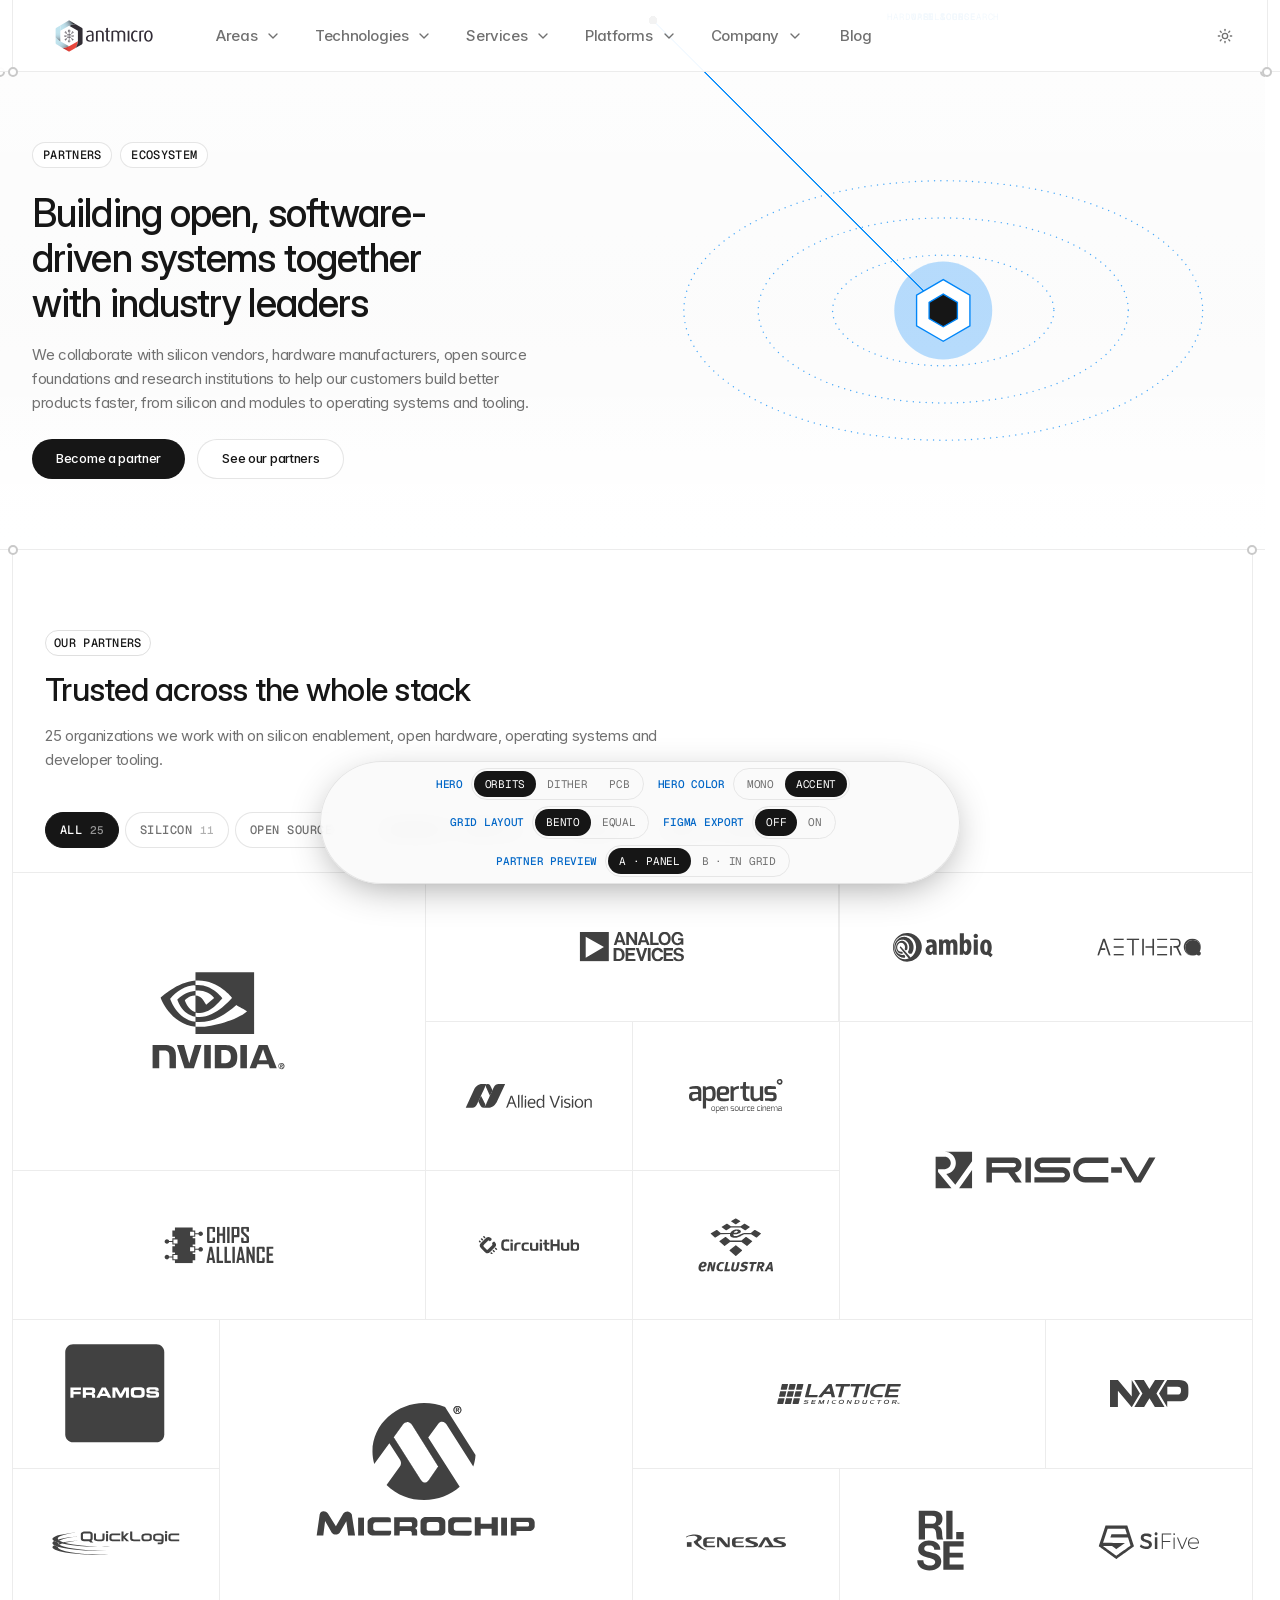
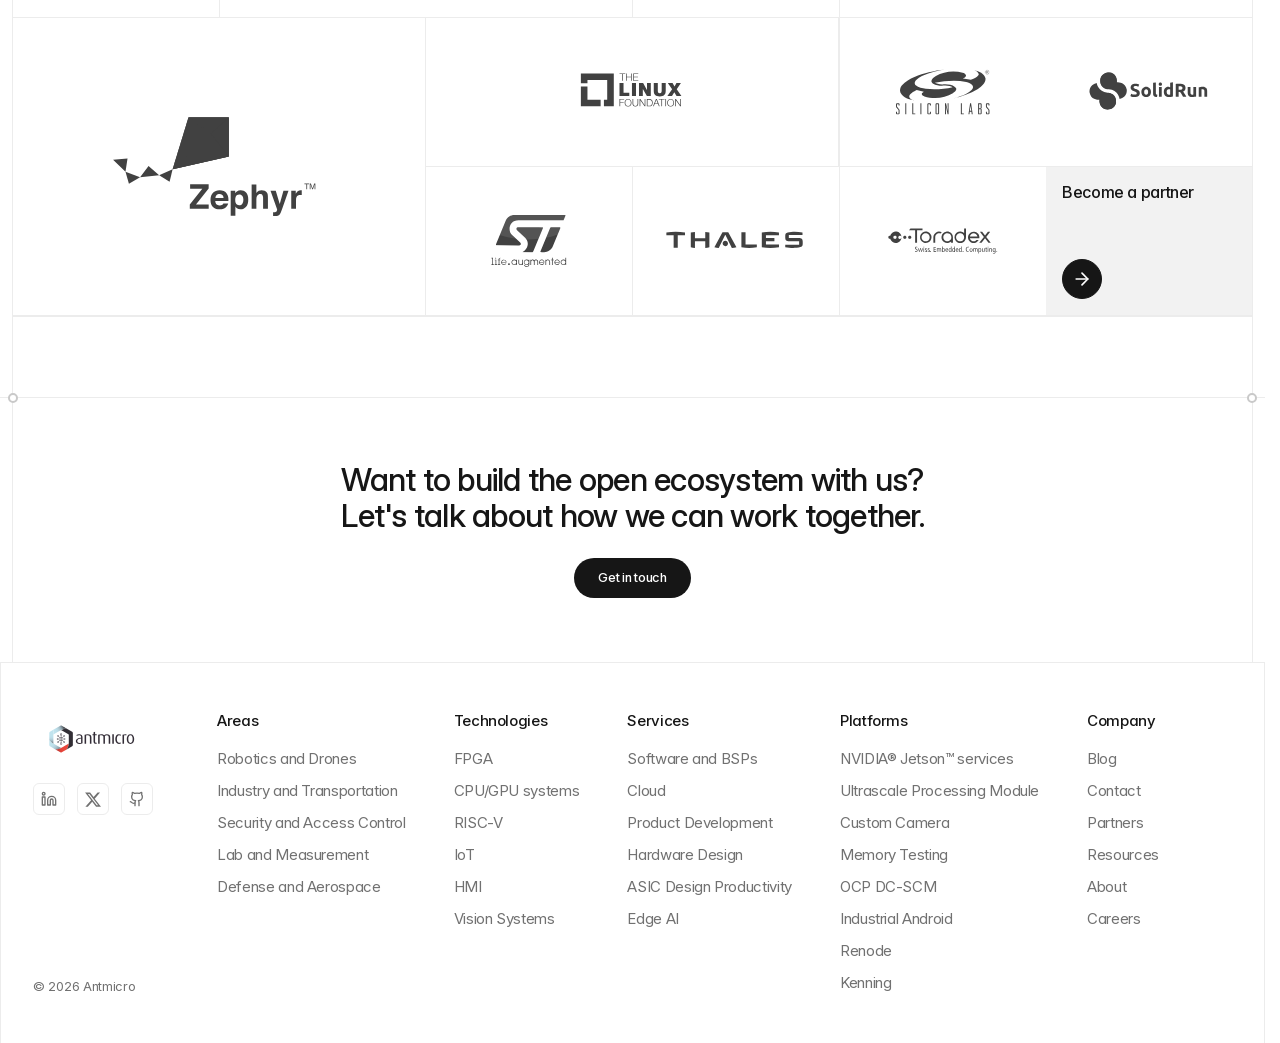
<file: index.html>
<!doctype html>
<html lang="en"><head><meta charset="utf-8"><meta http-equiv="refresh" content="0; url=partners/"><title>Partners</title></head>
<body><a href="partners/">Open the Partners page</a></body></html>
</file>
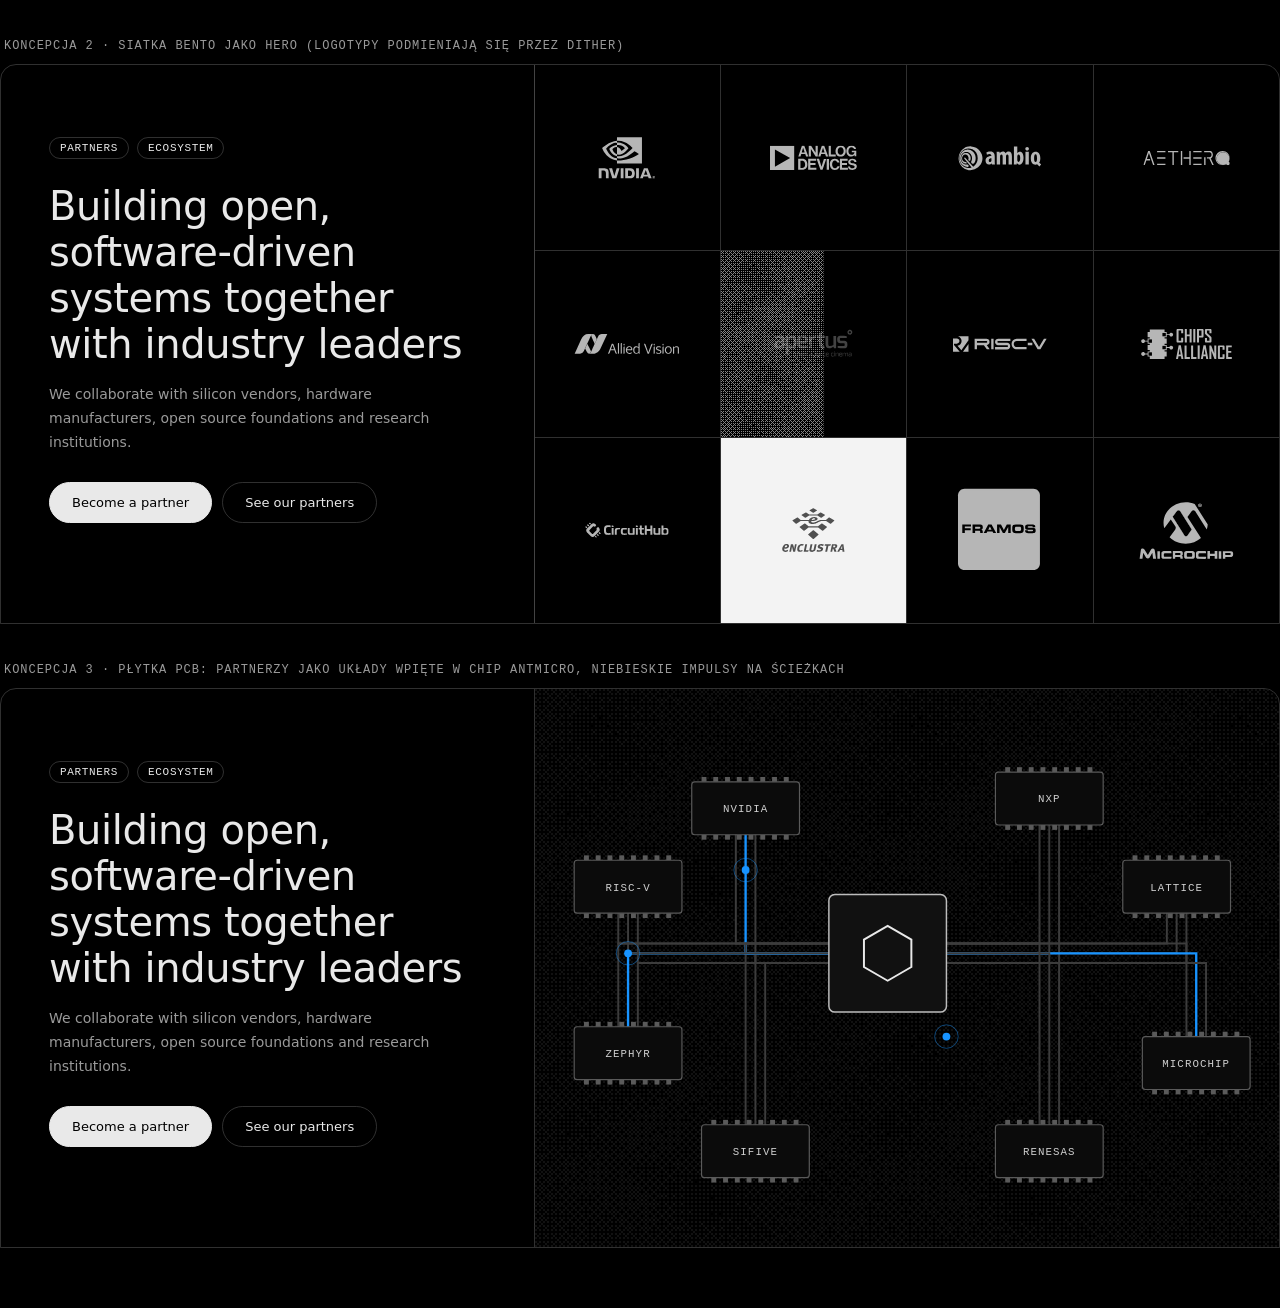
<file: concepts/index.html>
<!doctype html><html lang="en"><head><meta charset="utf-8"><meta name="viewport" content="width=device-width,initial-scale=1"><title>Hero concepts</title><style>
:root{--bg:#000;--fg:#e9e9e9;--mut:#9a9a9a;--line:rgba(80,80,80,.6);--blue:oklch(66% .19 252)}
*{box-sizing:border-box} body{margin:0;background:var(--bg);color:var(--fg);font-family:Inter,system-ui,sans-serif}
.cap{max-width:1280px;margin:40px auto 12px;padding:0 4px;font:500 12px/1 ui-monospace,monospace;letter-spacing:.08em;text-transform:uppercase;color:var(--mut)}
.hero{max-width:1280px;margin:0 auto;display:grid;grid-template-columns:5fr 7fr;border:1px solid var(--line);border-radius:16px 16px 0 0;min-height:560px;overflow:hidden}
.txt{padding:72px 48px}.tags{display:flex;gap:8px;margin-bottom:24px}.tags span{border:1px solid var(--line);border-radius:99px;padding:4px 10px;font:500 11px ui-monospace,monospace;letter-spacing:.06em}
h1{font-size:40px;line-height:1.15;font-weight:500;letter-spacing:-.01em;margin:0 0 16px}p{color:var(--mut);font-size:14px;line-height:1.7;max-width:46ch;margin:0 0 28px}
.btn{display:inline-block;padding:12px 22px;border-radius:99px;font-size:13px;margin-right:10px;border:1px solid var(--line)}.btn--w{background:var(--fg);color:#000;border-color:var(--fg)}
.grid{display:grid;grid-template-columns:repeat(4,1fr);grid-auto-rows:1fr;gap:1px;background:var(--line);border-left:1px solid var(--line)}
.t{background:#000;display:grid;place-items:center;position:relative}.t img{width:78%;opacity:.95}
.t--dither img{opacity:.35}.t--dither::after{content:"";position:absolute;inset:0;background:url(/about/contact/dither-light.png) 0 0/160px;opacity:.55;mix-blend-mode:screen;-webkit-mask:linear-gradient(90deg,#000 0,#000 55%,transparent 56%);mask:linear-gradient(90deg,#000 0,#000 55%,transparent 56%)}
.t--hi{background:#f3f3f3}.t--hi img{filter:invert(1);opacity:.9}
.pcbwrap{position:relative;border-left:1px solid var(--line);background:url(/about/contact/dither-dark.png) 0 0/320px}
.pcbwrap svg{position:absolute;inset:0;width:100%;height:100%}
.tr{fill:none;stroke:#3c3c3c;stroke-width:2}.tr--b{stroke:var(--blue);stroke-width:2.4}
.pkg{fill:#0b0b0b;stroke:#5a5a5a;stroke-width:1.2}.pin{fill:#5a5a5a}
.lbl{fill:#cfcfcf;font:500 11px ui-monospace,monospace;letter-spacing:.1em;text-anchor:middle}
.core{fill:#111;stroke:#bdbdbd;stroke-width:1.5}.hex{fill:none;stroke:#e9e9e9;stroke-width:2}
.pulse{fill:var(--blue)}.pulse-ring{fill:none;stroke:var(--blue);stroke-opacity:.45}
</style></head><body>
<div class="cap">Koncepcja 2 · siatka bento jako hero (logotypy podmieniają się przez dither)</div>
<section class="hero"><div class="txt"><div class="tags"><span>PARTNERS</span><span>ECOSYSTEM</span></div>
<h1>Building open, software-driven systems together with industry leaders</h1>
<p>We collaborate with silicon vendors, hardware manufacturers, open source foundations and research institutions.</p>
<span class="btn btn--w">Become a partner</span><span class="btn">See our partners</span></div><div class="grid"><div class="t"><img src="../partners/logos/flat-dark/partner-nvidia.svg" alt=""></div>
<div class="t"><img src="../partners/logos/flat-dark/partner-analog-devices.svg" alt=""></div>
<div class="t"><img src="../partners/logos/flat-dark/partner-ambiq.svg" alt=""></div>
<div class="t"><img src="../partners/logos/flat-dark/partner-aethero.svg" alt=""></div>
<div class="t"><img src="../partners/logos/flat-dark/partner-allied.svg" alt=""></div>
<div class="t t--dither"><img src="../partners/logos/flat-dark/partner-apertus.svg" alt=""></div>
<div class="t"><img src="../partners/logos/flat-dark/partner-risc.svg" alt=""></div>
<div class="t"><img src="../partners/logos/flat-dark/partner-chips.svg" alt=""></div>
<div class="t"><img src="../partners/logos/flat-dark/partner-circuithub.svg" alt=""></div>
<div class="t t--hi"><img src="../partners/logos/flat-dark/partner-enclustra.svg" alt=""></div>
<div class="t"><img src="../partners/logos/flat-dark/partner-framos.svg" alt=""></div>
<div class="t"><img src="../partners/logos/flat-dark/partner-microchip.svg" alt=""></div></div></section>
<div class="cap">Koncepcja 3 · płytka PCB: partnerzy jako układy wpięte w chip Antmicro, niebieskie impulsy na ścieżkach</div>
<section class="hero"><div class="txt"><div class="tags"><span>PARTNERS</span><span>ECOSYSTEM</span></div>
<h1>Building open, software-driven systems together with industry leaders</h1>
<p>We collaborate with silicon vendors, hardware manufacturers, open source foundations and research institutions.</p>
<span class="btn btn--w">Become a partner</span><span class="btn">See our partners</span></div><div class="pcbwrap"><svg viewBox="0 0 760 520" preserveAspectRatio="xMidYMid meet"><path d="M205 97 V235 H360" class="tr"/>
<path d="M215 97 V245 H360" class="tr tr--b"/>
<path d="M225 97 V255 H360" class="tr"/>
<path d="M515 87 V235 H360" class="tr"/>
<path d="M525 87 V245 H360" class="tr"/>
<path d="M535 87 V255 H360" class="tr"/>
<path d="M645 177 V235 H360" class="tr"/>
<path d="M655 177 V245 H360" class="tr"/>
<path d="M665 177 V255 H360" class="tr"/>
<path d="M665 357 V235 H360" class="tr"/>
<path d="M675 357 V245 H360" class="tr tr--b"/>
<path d="M685 357 V255 H360" class="tr"/>
<path d="M515 447 V235 H360" class="tr"/>
<path d="M525 447 V245 H360" class="tr"/>
<path d="M535 447 V255 H360" class="tr"/>
<path d="M215 447 V235 H360" class="tr"/>
<path d="M225 447 V245 H360" class="tr"/>
<path d="M235 447 V255 H360" class="tr"/>
<path d="M85 347 V235 H360" class="tr"/>
<path d="M95 347 V245 H360" class="tr tr--b"/>
<path d="M105 347 V255 H360" class="tr"/>
<path d="M85 177 V235 H360" class="tr"/>
<path d="M95 177 V245 H360" class="tr"/>
<path d="M105 177 V255 H360" class="tr"/>
<rect x="170" y="65" width="5" height="5" class="pin"/><rect x="170" y="124" width="5" height="5" class="pin"/><rect x="182" y="65" width="5" height="5" class="pin"/><rect x="182" y="124" width="5" height="5" class="pin"/><rect x="194" y="65" width="5" height="5" class="pin"/><rect x="194" y="124" width="5" height="5" class="pin"/><rect x="206" y="65" width="5" height="5" class="pin"/><rect x="206" y="124" width="5" height="5" class="pin"/><rect x="218" y="65" width="5" height="5" class="pin"/><rect x="218" y="124" width="5" height="5" class="pin"/><rect x="230" y="65" width="5" height="5" class="pin"/><rect x="230" y="124" width="5" height="5" class="pin"/><rect x="242" y="65" width="5" height="5" class="pin"/><rect x="242" y="124" width="5" height="5" class="pin"/><rect x="254" y="65" width="5" height="5" class="pin"/><rect x="254" y="124" width="5" height="5" class="pin"/><rect x="160" y="70" width="110" height="54" rx="3" class="pkg"/><text x="215" y="101" class="lbl">NVIDIA</text>
<rect x="480" y="55" width="5" height="5" class="pin"/><rect x="480" y="114" width="5" height="5" class="pin"/><rect x="492" y="55" width="5" height="5" class="pin"/><rect x="492" y="114" width="5" height="5" class="pin"/><rect x="504" y="55" width="5" height="5" class="pin"/><rect x="504" y="114" width="5" height="5" class="pin"/><rect x="516" y="55" width="5" height="5" class="pin"/><rect x="516" y="114" width="5" height="5" class="pin"/><rect x="528" y="55" width="5" height="5" class="pin"/><rect x="528" y="114" width="5" height="5" class="pin"/><rect x="540" y="55" width="5" height="5" class="pin"/><rect x="540" y="114" width="5" height="5" class="pin"/><rect x="552" y="55" width="5" height="5" class="pin"/><rect x="552" y="114" width="5" height="5" class="pin"/><rect x="564" y="55" width="5" height="5" class="pin"/><rect x="564" y="114" width="5" height="5" class="pin"/><rect x="470" y="60" width="110" height="54" rx="3" class="pkg"/><text x="525" y="91" class="lbl">NXP</text>
<rect x="610" y="145" width="5" height="5" class="pin"/><rect x="610" y="204" width="5" height="5" class="pin"/><rect x="622" y="145" width="5" height="5" class="pin"/><rect x="622" y="204" width="5" height="5" class="pin"/><rect x="634" y="145" width="5" height="5" class="pin"/><rect x="634" y="204" width="5" height="5" class="pin"/><rect x="646" y="145" width="5" height="5" class="pin"/><rect x="646" y="204" width="5" height="5" class="pin"/><rect x="658" y="145" width="5" height="5" class="pin"/><rect x="658" y="204" width="5" height="5" class="pin"/><rect x="670" y="145" width="5" height="5" class="pin"/><rect x="670" y="204" width="5" height="5" class="pin"/><rect x="682" y="145" width="5" height="5" class="pin"/><rect x="682" y="204" width="5" height="5" class="pin"/><rect x="694" y="145" width="5" height="5" class="pin"/><rect x="694" y="204" width="5" height="5" class="pin"/><rect x="600" y="150" width="110" height="54" rx="3" class="pkg"/><text x="655" y="181" class="lbl">LATTICE</text>
<rect x="630" y="325" width="5" height="5" class="pin"/><rect x="630" y="384" width="5" height="5" class="pin"/><rect x="642" y="325" width="5" height="5" class="pin"/><rect x="642" y="384" width="5" height="5" class="pin"/><rect x="654" y="325" width="5" height="5" class="pin"/><rect x="654" y="384" width="5" height="5" class="pin"/><rect x="666" y="325" width="5" height="5" class="pin"/><rect x="666" y="384" width="5" height="5" class="pin"/><rect x="678" y="325" width="5" height="5" class="pin"/><rect x="678" y="384" width="5" height="5" class="pin"/><rect x="690" y="325" width="5" height="5" class="pin"/><rect x="690" y="384" width="5" height="5" class="pin"/><rect x="702" y="325" width="5" height="5" class="pin"/><rect x="702" y="384" width="5" height="5" class="pin"/><rect x="714" y="325" width="5" height="5" class="pin"/><rect x="714" y="384" width="5" height="5" class="pin"/><rect x="620" y="330" width="110" height="54" rx="3" class="pkg"/><text x="675" y="361" class="lbl">MICROCHIP</text>
<rect x="480" y="415" width="5" height="5" class="pin"/><rect x="480" y="474" width="5" height="5" class="pin"/><rect x="492" y="415" width="5" height="5" class="pin"/><rect x="492" y="474" width="5" height="5" class="pin"/><rect x="504" y="415" width="5" height="5" class="pin"/><rect x="504" y="474" width="5" height="5" class="pin"/><rect x="516" y="415" width="5" height="5" class="pin"/><rect x="516" y="474" width="5" height="5" class="pin"/><rect x="528" y="415" width="5" height="5" class="pin"/><rect x="528" y="474" width="5" height="5" class="pin"/><rect x="540" y="415" width="5" height="5" class="pin"/><rect x="540" y="474" width="5" height="5" class="pin"/><rect x="552" y="415" width="5" height="5" class="pin"/><rect x="552" y="474" width="5" height="5" class="pin"/><rect x="564" y="415" width="5" height="5" class="pin"/><rect x="564" y="474" width="5" height="5" class="pin"/><rect x="470" y="420" width="110" height="54" rx="3" class="pkg"/><text x="525" y="451" class="lbl">RENESAS</text>
<rect x="180" y="415" width="5" height="5" class="pin"/><rect x="180" y="474" width="5" height="5" class="pin"/><rect x="192" y="415" width="5" height="5" class="pin"/><rect x="192" y="474" width="5" height="5" class="pin"/><rect x="204" y="415" width="5" height="5" class="pin"/><rect x="204" y="474" width="5" height="5" class="pin"/><rect x="216" y="415" width="5" height="5" class="pin"/><rect x="216" y="474" width="5" height="5" class="pin"/><rect x="228" y="415" width="5" height="5" class="pin"/><rect x="228" y="474" width="5" height="5" class="pin"/><rect x="240" y="415" width="5" height="5" class="pin"/><rect x="240" y="474" width="5" height="5" class="pin"/><rect x="252" y="415" width="5" height="5" class="pin"/><rect x="252" y="474" width="5" height="5" class="pin"/><rect x="264" y="415" width="5" height="5" class="pin"/><rect x="264" y="474" width="5" height="5" class="pin"/><rect x="170" y="420" width="110" height="54" rx="3" class="pkg"/><text x="225" y="451" class="lbl">SIFIVE</text>
<rect x="50" y="315" width="5" height="5" class="pin"/><rect x="50" y="374" width="5" height="5" class="pin"/><rect x="62" y="315" width="5" height="5" class="pin"/><rect x="62" y="374" width="5" height="5" class="pin"/><rect x="74" y="315" width="5" height="5" class="pin"/><rect x="74" y="374" width="5" height="5" class="pin"/><rect x="86" y="315" width="5" height="5" class="pin"/><rect x="86" y="374" width="5" height="5" class="pin"/><rect x="98" y="315" width="5" height="5" class="pin"/><rect x="98" y="374" width="5" height="5" class="pin"/><rect x="110" y="315" width="5" height="5" class="pin"/><rect x="110" y="374" width="5" height="5" class="pin"/><rect x="122" y="315" width="5" height="5" class="pin"/><rect x="122" y="374" width="5" height="5" class="pin"/><rect x="134" y="315" width="5" height="5" class="pin"/><rect x="134" y="374" width="5" height="5" class="pin"/><rect x="40" y="320" width="110" height="54" rx="3" class="pkg"/><text x="95" y="351" class="lbl">ZEPHYR</text>
<rect x="50" y="145" width="5" height="5" class="pin"/><rect x="50" y="204" width="5" height="5" class="pin"/><rect x="62" y="145" width="5" height="5" class="pin"/><rect x="62" y="204" width="5" height="5" class="pin"/><rect x="74" y="145" width="5" height="5" class="pin"/><rect x="74" y="204" width="5" height="5" class="pin"/><rect x="86" y="145" width="5" height="5" class="pin"/><rect x="86" y="204" width="5" height="5" class="pin"/><rect x="98" y="145" width="5" height="5" class="pin"/><rect x="98" y="204" width="5" height="5" class="pin"/><rect x="110" y="145" width="5" height="5" class="pin"/><rect x="110" y="204" width="5" height="5" class="pin"/><rect x="122" y="145" width="5" height="5" class="pin"/><rect x="122" y="204" width="5" height="5" class="pin"/><rect x="134" y="145" width="5" height="5" class="pin"/><rect x="134" y="204" width="5" height="5" class="pin"/><rect x="40" y="150" width="110" height="54" rx="3" class="pkg"/><text x="95" y="181" class="lbl">RISC-V</text>
<rect x="300" y="185" width="120" height="120" rx="6" class="core"/><polygon points="384.2,259.0 360.0,273.0 335.8,259.0 335.8,231.0 360.0,217.0 384.2,231.0" class="hex"/>
<circle cx="215" cy="160" r="4" class="pulse"/><circle cx="215" cy="160" r="12" class="pulse-ring"/>
<circle cx="420" cy="330" r="4" class="pulse"/><circle cx="420" cy="330" r="12" class="pulse-ring"/>
<circle cx="95" cy="245" r="4" class="pulse"/><circle cx="95" cy="245" r="12" class="pulse-ring"/></svg></div></section>
<div style="height:60px"></div></body></html>
</file>
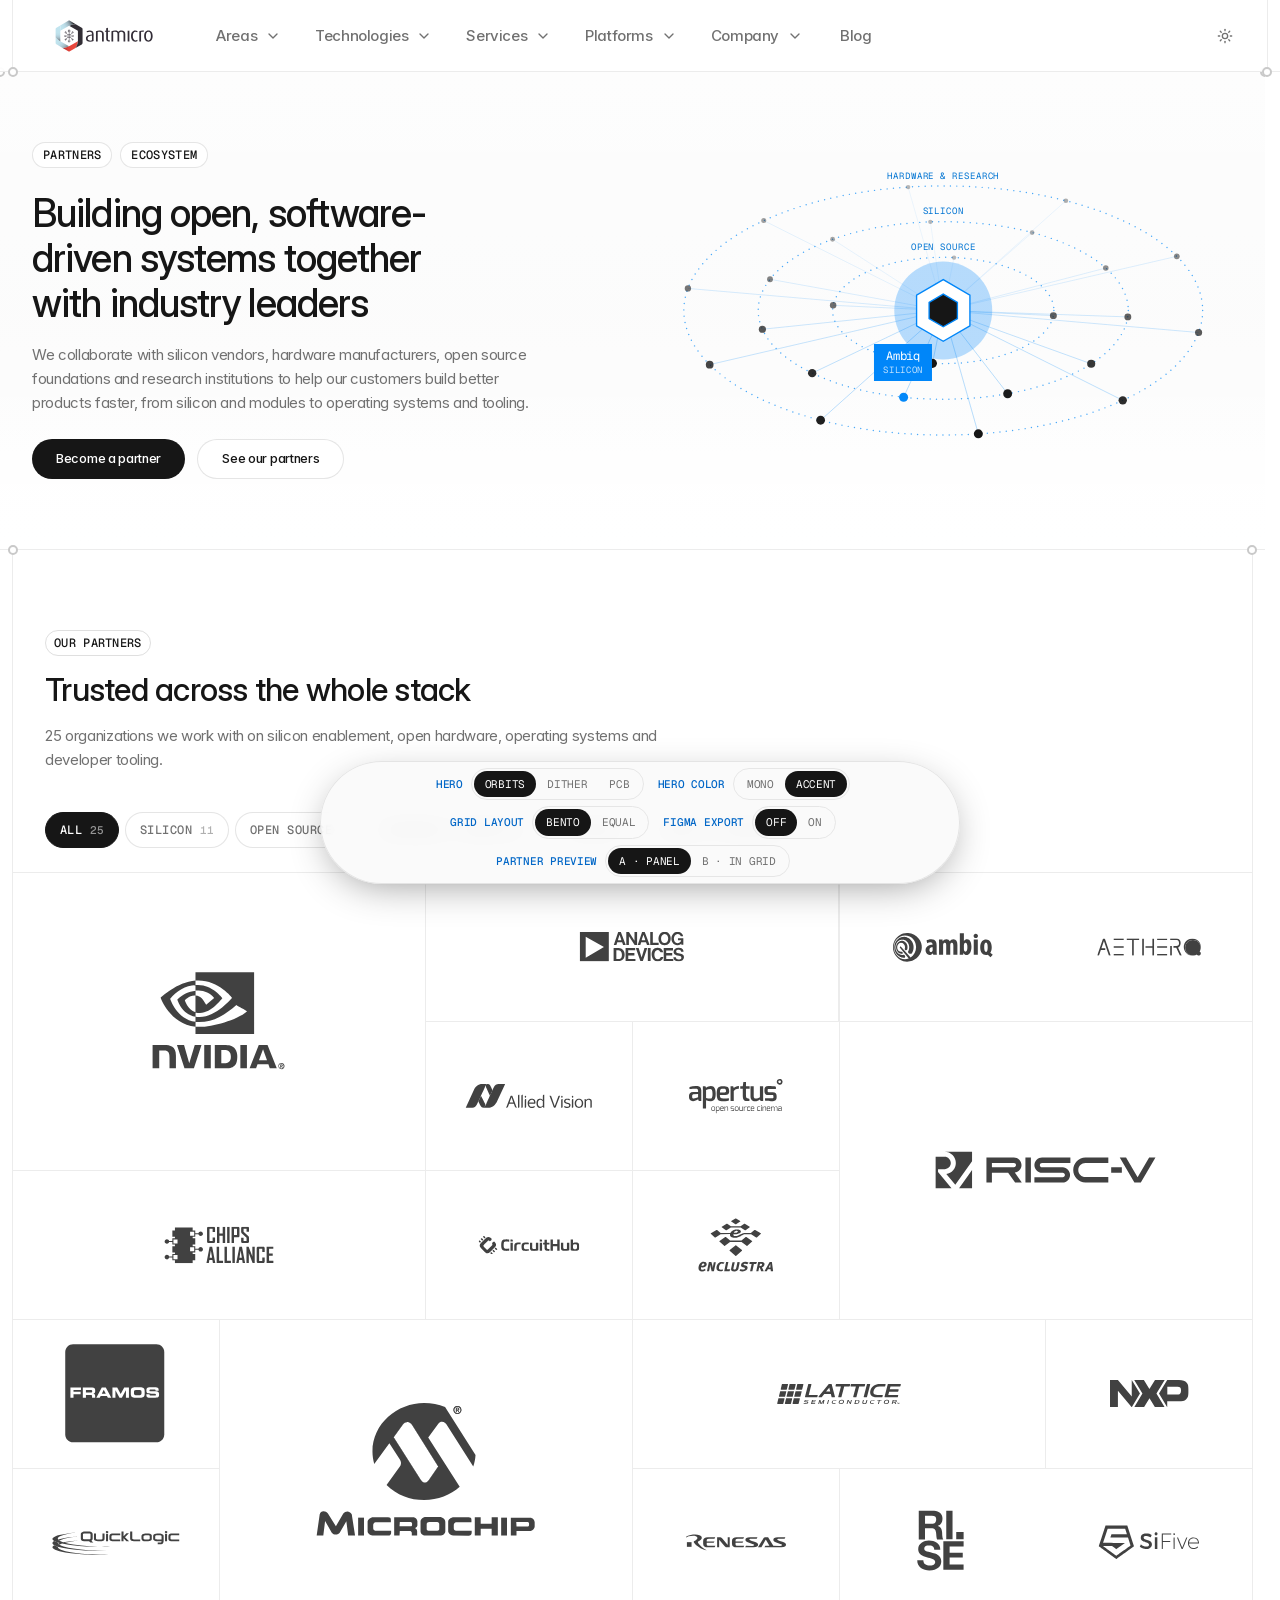
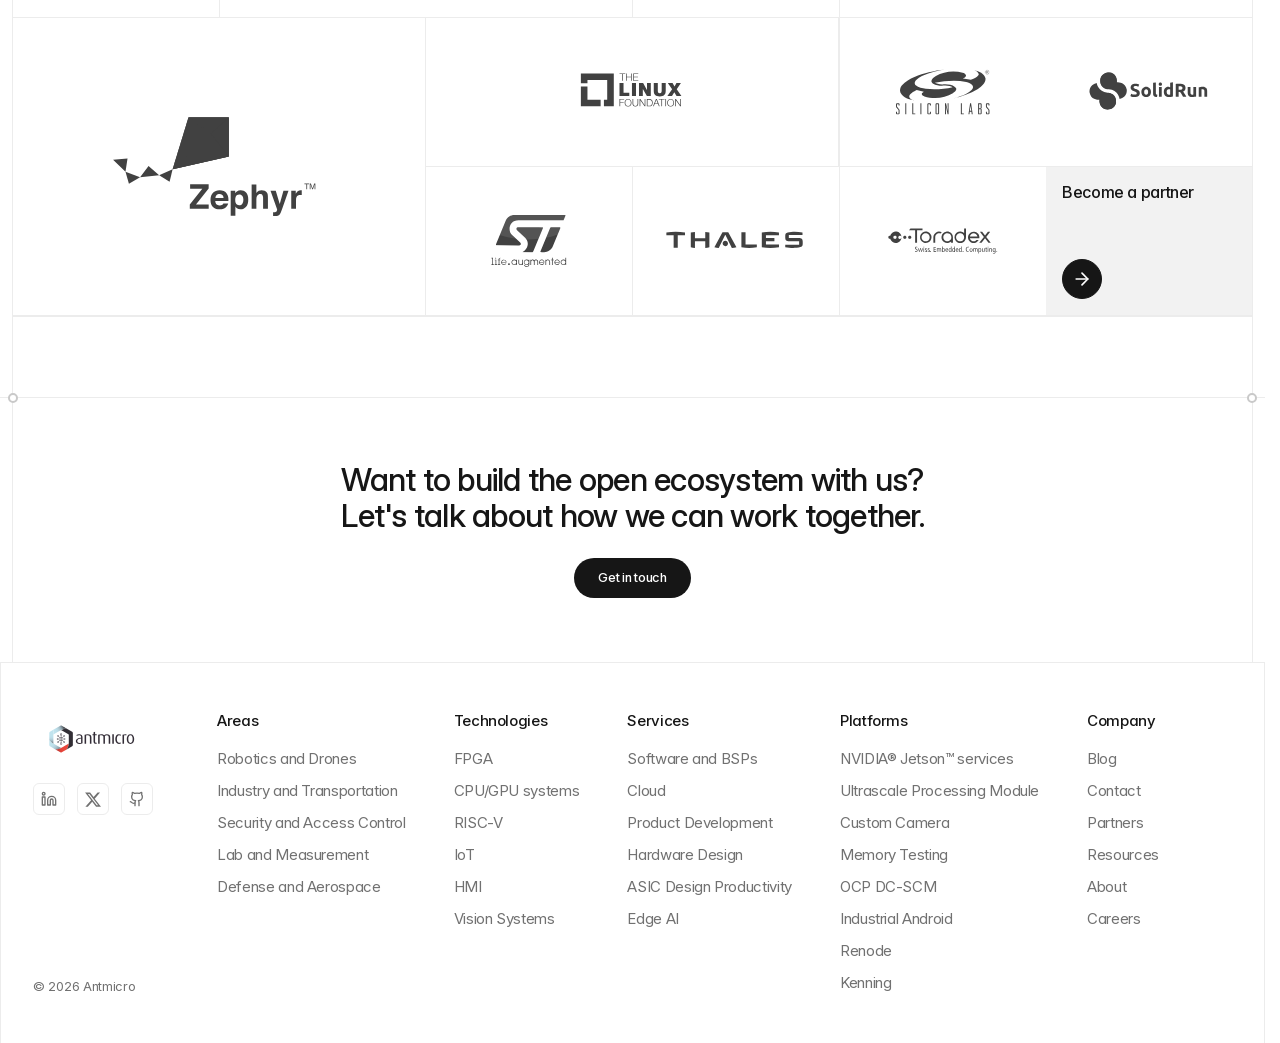
<file: partners/index.html>
<!doctype html>
<html lang="en">
	<head>
		<meta charset="utf-8" />
		<meta name="viewport" content="width=device-width, initial-scale=1" />
		
		
		
		
		
		
		
		
		
		
		
		
		
		
		
		
		
		
		
		
		
		
		
		
		
		
		
		
		
		
		
		
		
		
		<!--12qhfyh--><link rel="icon" href="data:image/svg+xml,%3csvg%20xmlns='http://www.w3.org/2000/svg'%20width='107'%20height='128'%20viewBox='0%200%20107%20128'%3e%3ctitle%3esvelte-logo%3c/title%3e%3cpath%20d='M94.157%2022.819c-10.4-14.885-30.94-19.297-45.792-9.835L22.282%2029.608A29.92%2029.92%200%200%200%208.764%2049.65a31.5%2031.5%200%200%200%203.108%2020.231%2030%2030%200%200%200-4.477%2011.183%2031.9%2031.9%200%200%200%205.448%2024.116c10.402%2014.887%2030.942%2019.297%2045.791%209.835l26.083-16.624A29.92%2029.92%200%200%200%2098.235%2078.35a31.53%2031.53%200%200%200-3.105-20.232%2030%2030%200%200%200%204.474-11.182%2031.88%2031.88%200%200%200-5.447-24.116'%20style='fill:%23ff3e00'/%3e%3cpath%20d='M45.817%20106.582a20.72%2020.72%200%200%201-22.237-8.243%2019.17%2019.17%200%200%201-3.277-14.503%2018%2018%200%200%201%20.624-2.435l.49-1.498%201.337.981a33.6%2033.6%200%200%200%2010.203%205.098l.97.294-.09.968a5.85%205.85%200%200%200%201.052%203.878%206.24%206.24%200%200%200%206.695%202.485%205.8%205.8%200%200%200%201.603-.704L69.27%2076.28a5.43%205.43%200%200%200%202.45-3.631%205.8%205.8%200%200%200-.987-4.371%206.24%206.24%200%200%200-6.698-2.487%205.7%205.7%200%200%200-1.6.704l-9.953%206.345a19%2019%200%200%201-5.296%202.326%2020.72%2020.72%200%200%201-22.237-8.243%2019.17%2019.17%200%200%201-3.277-14.502%2017.99%2017.99%200%200%201%208.13-12.052l26.081-16.623a19%2019%200%200%201%205.3-2.329%2020.72%2020.72%200%200%201%2022.237%208.243%2019.17%2019.17%200%200%201%203.277%2014.503%2018%2018%200%200%201-.624%202.435l-.49%201.498-1.337-.98a33.6%2033.6%200%200%200-10.203-5.1l-.97-.294.09-.968a5.86%205.86%200%200%200-1.052-3.878%206.24%206.24%200%200%200-6.696-2.485%205.8%205.8%200%200%200-1.602.704L37.73%2051.72a5.42%205.42%200%200%200-2.449%203.63%205.79%205.79%200%200%200%20.986%204.372%206.24%206.24%200%200%200%206.698%202.486%205.8%205.8%200%200%200%201.602-.704l9.952-6.342a19%2019%200%200%201%205.295-2.328%2020.72%2020.72%200%200%201%2022.237%208.242%2019.17%2019.17%200%200%201%203.277%2014.503%2018%2018%200%200%201-8.13%2012.053l-26.081%2016.622a19%2019%200%200%201-5.3%202.328'%20style='fill:%23fff'/%3e%3c/svg%3e" media="(prefers-color-scheme: light)"/> <link rel="icon" href="../_app/immutable/assets/favicon-dark.BvAdDvN6.svg" media="(prefers-color-scheme: dark)"/> <meta name="description" content="Open source simulation framework for developing, testing and debugging complex embedded systems."/> <link rel="canonical" href="https://www.antmicro.com/platforms/renode/"/> <meta property="og:title" content="Renode | Antmicro"/> <meta property="og:description" content="Open source simulation framework for developing, testing and debugging complex embedded systems."/> <meta property="og:type" content="website"/> <meta property="og:url" content="https://www.antmicro.com/platforms/renode/"/> <!--[-1--><!--]--> <meta name="twitter:card" content="summary_large_image"/><!----><!--1funsus--><!--[-1--><!--]--> <!----><script>(function setInitialMode({ defaultMode = "system", themeColors: themeColors2, darkClassNames: darkClassNames2 = ["dark"], lightClassNames: lightClassNames2 = [], defaultTheme = "", modeStorageKey: modeStorageKey2 = "mode-watcher-mode", themeStorageKey: themeStorageKey2 = "mode-watcher-theme" }) {
  const rootEl = document.documentElement;
  const mode = localStorage.getItem(modeStorageKey2) ?? defaultMode;
  const theme = localStorage.getItem(themeStorageKey2) ?? defaultTheme;
  const light = mode === "light" || mode === "system" && window.matchMedia("(prefers-color-scheme: light)").matches;
  if (light) {
    if (darkClassNames2.length)
      rootEl.classList.remove(...darkClassNames2.filter(Boolean));
    if (lightClassNames2.length)
      rootEl.classList.add(...lightClassNames2.filter(Boolean));
  } else {
    if (lightClassNames2.length)
      rootEl.classList.remove(...lightClassNames2.filter(Boolean));
    if (darkClassNames2.length)
      rootEl.classList.add(...darkClassNames2.filter(Boolean));
  }
  rootEl.style.colorScheme = light ? "light" : "dark";
  if (themeColors2) {
    const themeMetaEl = document.querySelector('meta[name="theme-color"]');
    if (themeMetaEl) {
      themeMetaEl.setAttribute("content", mode === "light" ? themeColors2.light : themeColors2.dark);
    }
  }
  if (theme) {
    rootEl.setAttribute("data-theme", theme);
    localStorage.setItem(themeStorageKey2, theme);
  }
  localStorage.setItem(modeStorageKey2, mode);
})({"defaultMode":"system","darkClassNames":["dark"],"lightClassNames":[],"defaultTheme":"","modeStorageKey":"mode-watcher-mode","themeStorageKey":"mode-watcher-theme"});</script><!----><!----><title>Partners | Antmicro</title>
		<link href="../_app/immutable/assets/0.BKdQazkX.css" rel="stylesheet">
		<link href="../_app/immutable/assets/shield-check.kRRuk8Qc.css" rel="stylesheet">
		<link href="../_app/immutable/assets/6.CSg0GIJq.css" rel="stylesheet">
	<link rel="stylesheet" href="partners.css?v=1795512431">
</head>
	<body data-sveltekit-preload-data="hover">
		<div style="display: contents"><!--[--><!--[0--><!--[--><!--[-1--><!--]--><!----> <header class="fixed top-0 z-450 w-full bg-background/95 px-3"><div class="relative mx-auto w-full max-w-7xl min-w-0 border-x border-border/60"><nav class="relative flex h-18 items-center justify-start px-4 sm:px-6" aria-label="Main navigation"><a href="https://antmicro.com/" class="shrink-0 text-foreground transition-colors hover:text-foreground-muted" aria-label="Go to Antmicro homepage"><svg viewBox="0 0 1154 550" fill="none" xmlns="http://www.w3.org/2000/svg" class="block h-16 w-auto dark:hidden" width="100%" height="100%" role="presentation" aria-hidden="true"><path d="M455.749 323.688C433.629 323.688 420.598 314.079 420.598 295.737C420.598 273.452 442.554 264.883 472.367 261.981V256.314C472.367 243.639 465.523 237.972 452.656 237.972C444.607 237.972 435.846 240.381 429.522 243.803L425.909 234.55C433.629 230.58 444.087 227.87 454.024 227.87C474.091 227.87 486.438 237.288 486.438 257.875V317.172C479.074 321.115 468.096 323.688 455.749 323.688ZM472.367 269.838C448.878 272.576 434.998 279.092 434.998 295.381C434.998 307.892 442.718 314.928 457.118 314.928C462.949 314.928 468.78 313.723 472.367 311.834V269.838Z" fill="#332D37"></path><path d="M558.82 321.963V258.203C558.82 244.323 553.153 237.452 538.069 237.452C531.718 237.452 526.571 238.492 521.78 240.546V321.963H506.695V234.358C515.264 230.416 526.571 227.843 538.069 227.843C562.927 227.843 573.905 238.629 573.905 258.176V321.963H558.82Z" fill="#332D37"></path><path d="M616.778 322.84C603.582 322.84 594.657 314.791 594.657 299.515V239.013H584.035V229.568H594.657V208.324L609.742 203.67V229.568H625.867V239.013H609.742V299.515C609.742 307.564 613.684 312.382 621.24 312.382C622.965 312.382 624.498 312.218 625.867 311.698V321.307C623.457 322.32 620.364 322.84 616.778 322.84Z" fill="#332D37"></path><path d="M743.613 321.963V257.519C743.613 245.336 738.137 237.452 724.586 237.452C717.03 237.452 711.035 240.874 706.6 246.212V321.963H691.679V255.11C691.679 244.488 685.848 237.425 672.16 237.425C665.124 237.425 659.977 238.301 654.83 240.518V321.963H639.91V234.358C648.835 230.416 659.101 227.843 671.612 227.843C685.492 227.843 693.377 231.621 699.372 238.629C705.532 231.949 714.977 227.843 725.955 227.843C748.595 227.843 758.533 240.025 758.533 257.656V321.963H743.613Z" fill="#332D37"></path><path d="M778.957 321.964V289.14V260.613V229.568H787.115H794.042V253.085V275.451V321.964H786.65H778.957Z" fill="#332D37"></path><path d="M843.922 323.688C821.637 323.688 808.086 303.95 808.086 275.67C808.086 247.39 821.802 227.843 843.922 227.843C852.491 227.843 859.691 230.06 864.673 233.838L861.087 242.763C857.473 240.025 851.998 238.109 846.495 238.109C831.767 238.109 823.526 254.07 823.526 275.314C823.526 296.229 831.931 312.683 846.495 312.683C851.998 312.683 857.309 310.958 860.895 308.248L864.673 317.665C859.663 321.471 852.491 323.688 843.922 323.688Z" fill="#332D37"></path><path d="M915.376 239.697C912.638 238.657 909.38 238.136 905.958 238.136C901.851 238.136 897.553 238.821 894.295 240.546V321.963H879.211V234.358C887.095 230.416 897.553 227.843 910.749 227.843C914.198 227.843 917.949 228.171 918.798 228.336L915.376 239.697Z" fill="#332D37"></path><path d="M957.481 323.688C932.459 323.688 920.961 303.457 920.961 275.67C920.961 248.074 932.432 227.843 957.481 227.843C982.504 227.843 994.002 248.074 994.002 275.67C993.974 303.457 982.504 323.688 957.481 323.688ZM957.481 237.452C941.384 237.452 936.045 254.781 936.045 275.341C936.045 295.901 941.384 313.559 957.481 313.559C973.606 313.559 978.917 295.901 978.917 275.341C978.917 254.781 973.579 237.452 957.481 237.452Z" fill="#332D37"></path><path d="M277.748 277.094H303.29C304.139 280.242 307.041 282.514 310.491 282.514C314.624 282.514 317.964 279.284 317.964 275.15C317.964 271.016 314.624 267.539 310.491 267.539C307.014 267.539 304.112 270.003 303.29 273.234H277.748V262.283H289.63C289.63 262.283 290.615 262.393 291.217 261.927C292.285 261.106 295.023 258.45 295.023 258.45L302.524 250.949C303.564 251.497 304.714 251.825 305.973 251.825C310.107 251.825 313.475 248.458 313.475 244.324C313.475 240.19 310.135 236.823 305.973 236.823C301.84 236.823 298.5 240.163 298.5 244.324C298.5 245.802 298.938 247.171 299.677 248.348L290.944 257.109C290.944 257.109 289.849 258.149 289.438 258.313C289.192 258.423 288.535 258.423 288.535 258.423H277.83V253.742V241.751C282.731 240.847 286.427 236.549 286.427 231.402C286.427 225.571 281.69 220.862 275.887 220.862C270.055 220.862 265.347 225.571 265.347 231.402C265.347 236.549 269.07 240.847 273.97 241.751V258.45C273.97 258.45 262.609 258.45 262.335 258.341C261.897 258.177 260.829 257.136 260.829 257.136L252.069 248.376C252.808 247.226 253.246 245.857 253.246 244.351C253.246 240.218 249.906 236.85 245.745 236.85C241.611 236.85 238.244 240.19 238.244 244.351C238.244 248.485 241.584 251.853 245.745 251.853C247.004 251.853 248.154 251.524 249.194 250.977L256.696 258.478C256.696 258.478 259.406 261.133 260.474 261.955C261.076 262.42 262.061 262.31 262.061 262.31H273.943V273.261H248.4C247.552 270.031 244.677 267.567 241.2 267.567C237.067 267.567 233.699 271.044 233.699 275.177C233.699 279.311 237.039 282.542 241.2 282.542C244.65 282.542 247.552 280.269 248.4 277.121H273.943V287.798H262.061C262.061 287.798 261.076 287.689 260.474 288.154C259.406 289.003 256.696 291.631 256.696 291.631L249.194 299.132C248.154 298.584 247.004 298.256 245.745 298.256C241.611 298.256 238.244 301.623 238.244 305.757C238.244 309.891 241.584 313.258 245.745 313.258C249.879 313.258 253.246 309.918 253.246 305.757C253.246 304.279 252.808 302.91 252.069 301.733L260.829 292.972C260.829 292.972 261.897 291.932 262.335 291.74C262.582 291.631 263.239 291.631 263.239 291.631H273.97V308.33C269.07 309.234 265.347 313.532 265.347 318.679C265.347 324.483 270.083 329.219 275.887 329.219C281.69 329.219 286.427 324.483 286.427 318.679C286.427 313.532 282.703 309.234 277.83 308.33V291.631H288.535C288.535 291.631 289.192 291.631 289.438 291.74C289.876 291.905 290.944 292.972 290.944 292.972L299.677 301.733C298.938 302.883 298.5 304.279 298.5 305.757C298.5 309.891 301.84 313.258 305.973 313.258C310.107 313.258 313.475 309.918 313.475 305.757C313.475 301.623 310.135 298.256 305.973 298.256C304.714 298.256 303.564 298.584 302.524 299.132L295.023 291.631C295.023 291.631 292.285 288.975 291.217 288.154C290.615 287.689 289.63 287.798 289.63 287.798H277.748V281.419V277.094ZM310.491 271.372C312.516 271.372 314.159 273.015 314.159 275.041C314.159 277.066 312.516 278.709 310.491 278.709C308.465 278.709 306.822 277.066 306.822 275.041C306.822 273.015 308.492 271.372 310.491 271.372ZM305.946 240.683C307.972 240.683 309.614 242.326 309.614 244.351C309.614 246.377 307.972 248.02 305.946 248.02C303.92 248.02 302.278 246.377 302.278 244.351C302.278 242.326 303.92 240.683 305.946 240.683ZM245.69 247.992C243.664 247.992 242.022 246.35 242.022 244.324C242.022 242.298 243.664 240.656 245.69 240.656C247.716 240.656 249.359 242.298 249.359 244.324C249.359 246.35 247.716 247.992 245.69 247.992ZM241.118 278.682C239.092 278.682 237.45 277.039 237.45 275.013C237.45 272.987 239.092 271.345 241.118 271.345C243.144 271.345 244.787 272.987 244.787 275.013C244.787 277.039 243.144 278.682 241.118 278.682ZM245.69 309.371C243.664 309.371 242.022 307.728 242.022 305.702C242.022 303.676 243.664 302.034 245.69 302.034C247.716 302.034 249.359 303.676 249.359 305.702C249.359 307.728 247.716 309.371 245.69 309.371ZM305.946 302.034C307.972 302.034 309.614 303.676 309.614 305.702C309.614 307.728 307.972 309.371 305.946 309.371C303.92 309.371 302.278 307.728 302.278 305.702C302.278 303.676 303.92 302.034 305.946 302.034ZM275.832 325.304C272.163 325.304 269.179 322.32 269.179 318.651C269.179 314.983 272.163 311.999 275.832 311.999C279.5 311.999 282.484 314.983 282.484 318.651C282.484 322.32 279.5 325.304 275.832 325.304ZM275.832 224.722C279.5 224.722 282.484 227.706 282.484 231.375C282.484 235.043 279.5 238.027 275.832 238.027C272.163 238.027 269.179 235.043 269.179 231.375C269.152 227.706 272.163 224.722 275.832 224.722Z" fill="#332D37"></path><path d="M278.842 361.414C262.005 370.75 245.579 377.84 225.841 377.84C223.952 377.84 222.09 377.785 220.228 377.676L166.926 346.959C162.628 344.495 160 339.924 160 334.968V285.608C172.894 304.58 198.793 319.008 204.241 321.91L271.998 360.976C274.106 362.181 276.624 362.318 278.842 361.414Z" fill="url(#paint0_linear_3_624)"></path><path d="M351.661 316.051C350.922 351.339 331.841 376.252 330.609 378.168L282.727 405.764C278.457 408.255 273.173 408.255 268.902 405.764L220.227 377.675C222.088 377.785 223.95 377.84 225.839 377.84C245.577 377.84 262.003 370.749 278.84 361.414C279.168 361.304 279.469 361.14 279.771 360.976L347.829 321.718C348.157 321.526 350.074 320.458 351.114 317.995C351.388 317.392 351.579 316.735 351.661 316.051Z" fill="url(#paint1_linear_3_624)"></path><path d="M391.634 334.995C391.634 339.923 389.006 344.523 384.708 346.986L330.612 378.168C331.843 376.252 350.925 351.339 351.664 316.051C351.691 315.722 351.719 315.366 351.719 315.011L351.637 235.892V235.126C351.691 232.306 350.213 229.705 347.777 228.282L279.773 188.969C278.569 188.284 277.227 187.929 275.886 187.929C275.475 187.929 275.064 187.956 274.681 188.038C274.298 188.093 273.942 188.175 273.586 188.312C273.531 188.312 273.504 188.312 273.449 188.339C281.471 184.315 306.767 172.762 326.313 172.954C328.504 172.981 330.694 173.063 332.856 173.2L384.598 203.123C388.951 205.641 391.579 210.295 391.497 215.305L391.634 334.995Z" fill="#322E35"></path><path d="M332.855 173.2C330.692 173.063 328.502 172.981 326.312 172.954C306.765 172.762 281.469 184.315 273.448 188.339C273.284 188.394 273.092 188.449 272.928 188.531C272.599 188.64 272.298 188.805 271.997 188.969L203.911 228.391C203.638 228.555 203.364 228.72 203.118 228.939C202.597 229.322 202.132 229.76 201.749 230.28C201.721 230.308 201.694 230.362 201.639 230.417C201.146 231.074 200.763 231.786 200.517 232.552C200.489 232.662 200.517 232.552 200.435 232.799C199.86 228.528 199.586 224.175 199.586 219.768C199.586 205.504 202.46 191.98 207.607 179.716L268.876 144.236C273.174 141.744 278.458 141.744 282.756 144.236L332.855 173.2Z" fill="url(#paint2_linear_3_624)"></path><path d="M203.939 321.718L204.241 321.91C198.793 319.008 172.894 304.58 160 285.608V215.278C160 210.323 162.628 205.778 166.899 203.287L207.608 179.716C202.461 191.981 199.587 205.505 199.587 219.768C199.587 224.175 199.86 228.528 200.435 232.799C200.189 233.538 200.052 234.305 200.052 235.126V314.983C200.052 317.776 201.53 320.322 203.939 321.718Z" fill="url(#paint3_linear_3_624)"></path><defs><linearGradient id="paint0_linear_3_624" x1="265.297" y1="397.026" x2="151.559" y2="283.08" gradientUnits="userSpaceOnUse"><stop stop-color="#292B2F"></stop><stop offset="0.0235" stop-color="#3A3E43"></stop><stop offset="0.0755" stop-color="#596369"></stop><stop offset="0.1331" stop-color="#75828A"></stop><stop offset="0.1951" stop-color="#8A9CA6"></stop><stop offset="0.2629" stop-color="#9CB3BC"></stop><stop offset="0.3384" stop-color="#AAC4CE"></stop><stop offset="0.425" stop-color="#B4D2DD"></stop><stop offset="0.5293" stop-color="#BCDDE8"></stop><stop offset="0.6697" stop-color="#C0E3ED"></stop><stop offset="1" stop-color="#C1E4EF"></stop></linearGradient><linearGradient id="paint1_linear_3_624" x1="220.227" y1="361.849" x2="351.661" y2="361.849" gradientUnits="userSpaceOnUse"><stop stop-color="#93292C"></stop><stop offset="0.0372" stop-color="#9F2D2F"></stop><stop offset="0.1348" stop-color="#B93733"></stop><stop offset="0.2479" stop-color="#CE3C36"></stop><stop offset="0.3843" stop-color="#DF4139"></stop><stop offset="0.5679" stop-color="#E7463C"></stop><stop offset="1" stop-color="#E9473C"></stop></linearGradient><linearGradient id="paint2_linear_3_624" x1="305.932" y1="155.953" x2="178.883" y2="225.381" gradientUnits="userSpaceOnUse"><stop stop-color="#292B2F"></stop><stop offset="0.0235" stop-color="#3A3E43"></stop><stop offset="0.0755" stop-color="#596369"></stop><stop offset="0.1331" stop-color="#75828A"></stop><stop offset="0.1951" stop-color="#8A9CA6"></stop><stop offset="0.2629" stop-color="#9CB3BC"></stop><stop offset="0.3384" stop-color="#AAC4CE"></stop><stop offset="0.425" stop-color="#B4D2DD"></stop><stop offset="0.5293" stop-color="#BCDDE8"></stop><stop offset="0.6697" stop-color="#C0E3ED"></stop><stop offset="1" stop-color="#C1E4EF"></stop></linearGradient><linearGradient id="paint3_linear_3_624" x1="183.804" y1="327.825" x2="183.804" y2="206.968" gradientUnits="userSpaceOnUse"><stop stop-color="#292B2F"></stop><stop offset="0.0235" stop-color="#3A3E43"></stop><stop offset="0.0755" stop-color="#596369"></stop><stop offset="0.1331" stop-color="#75828A"></stop><stop offset="0.1951" stop-color="#8A9CA6"></stop><stop offset="0.2629" stop-color="#9CB3BC"></stop><stop offset="0.3384" stop-color="#AAC4CE"></stop><stop offset="0.425" stop-color="#B4D2DD"></stop><stop offset="0.5293" stop-color="#BCDDE8"></stop><stop offset="0.6697" stop-color="#C0E3ED"></stop><stop offset="1" stop-color="#C1E4EF"></stop></linearGradient></defs></svg><!----> <svg viewBox="0 0 1154 550" fill="none" xmlns="http://www.w3.org/2000/svg" class="hidden h-16 w-auto dark:block" width="100%" height="100%" role="presentation" aria-hidden="true"><path d="M268.877 144.235C273.175 141.744 278.459 141.744 282.757 144.235L384.598 203.123C388.95 205.642 391.578 210.296 391.496 215.306L391.633 334.996C391.633 339.924 389.005 344.522 384.707 346.986L282.729 405.765C278.459 408.256 273.175 408.256 268.904 405.765L166.927 346.959C162.629 344.495 160 339.924 160 334.969V215.278C160 210.323 162.628 205.778 166.898 203.287L268.877 144.235ZM279.772 188.969C277.364 187.573 274.407 187.573 271.998 188.969L203.912 228.392C201.53 229.788 200.052 232.334 200.052 235.126V314.983C200.052 317.776 201.53 320.322 203.939 321.718L271.998 360.977C274.407 362.345 277.364 362.345 279.772 360.977L347.831 321.718C350.24 320.349 351.718 317.776 351.718 315.011L351.636 235.893V235.126C351.69 232.306 350.213 229.706 347.776 228.282L279.772 188.969ZM275.883 220.862C281.687 220.862 286.423 225.571 286.423 231.402C286.423 236.549 282.727 240.848 277.826 241.751V258.423H288.53C288.53 258.423 289.187 258.423 289.434 258.313C289.84 258.151 290.919 257.129 290.939 257.109L299.673 248.349C298.934 247.171 298.496 245.803 298.496 244.324C298.496 240.163 301.836 236.823 305.97 236.823C310.131 236.823 313.471 240.19 313.471 244.324C313.471 248.458 310.103 251.825 305.97 251.825C304.711 251.825 303.561 251.497 302.521 250.949L295.019 258.45C295.019 258.45 292.282 261.106 291.214 261.928C290.618 262.388 289.646 262.285 289.626 262.283H277.744V273.233H303.286C304.108 270.003 307.01 267.539 310.486 267.539C314.62 267.539 317.96 271.017 317.96 275.15C317.96 279.284 314.62 282.515 310.486 282.515C307.037 282.515 304.135 280.242 303.286 277.094H277.744V287.798H289.626C289.647 287.796 290.618 287.694 291.214 288.154C292.277 288.972 294.993 291.606 295.019 291.631L302.521 299.132C303.561 298.584 304.711 298.256 305.97 298.256C310.131 298.256 313.47 301.623 313.471 305.757C313.471 309.918 310.103 313.259 305.97 313.259C301.836 313.259 298.496 309.891 298.496 305.757C298.496 304.279 298.934 302.882 299.673 301.732L290.939 292.973C290.939 292.973 289.872 291.904 289.434 291.74C289.187 291.631 288.53 291.631 288.53 291.631H277.826V308.331C282.699 309.234 286.423 313.532 286.423 318.679C286.423 324.482 281.687 329.219 275.883 329.219C270.079 329.219 265.343 324.483 265.343 318.679C265.343 313.532 269.066 309.235 273.966 308.331V291.631H263.234C263.22 291.631 262.575 291.632 262.331 291.74C261.893 291.932 260.825 292.973 260.825 292.973L252.065 301.732C252.805 302.91 253.242 304.279 253.242 305.757C253.242 309.918 249.875 313.259 245.741 313.259C241.58 313.259 238.24 309.891 238.24 305.757C238.24 301.623 241.607 298.256 245.741 298.256C247 298.256 248.15 298.584 249.19 299.132L256.691 291.631C256.691 291.631 259.402 289.003 260.47 288.154C261.072 287.689 262.058 287.798 262.058 287.798H273.938V277.121H248.396C247.548 280.269 244.646 282.542 241.196 282.542C237.035 282.542 233.695 279.311 233.695 275.178C233.695 271.044 237.063 267.567 241.196 267.567C244.673 267.567 247.548 270.031 248.396 273.262H273.938V262.311H262.058C262.058 262.311 261.072 262.42 260.47 261.955C259.402 261.134 256.691 258.478 256.691 258.478L249.19 250.977C248.15 251.524 247 251.853 245.741 251.853C241.58 251.853 238.24 248.485 238.24 244.352C238.24 240.19 241.607 236.851 245.741 236.851C249.902 236.851 253.242 240.218 253.242 244.352C253.242 245.857 252.805 247.226 252.065 248.376L260.825 257.137C260.825 257.137 261.893 258.176 262.331 258.341C262.604 258.45 273.885 258.45 273.966 258.45V241.751C269.066 240.847 265.343 236.549 265.343 231.402C265.343 225.571 270.052 220.862 275.883 220.862ZM275.828 311.999C272.16 311.999 269.176 314.983 269.176 318.651C269.176 322.32 272.16 325.304 275.828 325.304C279.496 325.304 282.48 322.32 282.48 318.651C282.48 314.983 279.496 311.999 275.828 311.999ZM454.024 227.871C474.091 227.871 486.438 237.289 486.438 257.876V317.174C479.074 321.116 468.096 323.689 455.749 323.689C433.629 323.689 420.598 314.08 420.598 295.738C420.598 273.454 442.554 264.884 472.367 261.982V256.315C472.367 243.64 465.522 237.974 452.655 237.974C444.607 237.974 435.846 240.383 429.522 243.805L425.909 234.551C433.629 230.581 444.087 227.871 454.024 227.871ZM843.922 227.844C852.491 227.844 859.69 230.062 864.673 233.84L861.087 242.764C857.473 240.026 851.998 238.11 846.495 238.11C831.767 238.11 823.526 254.071 823.526 275.314C823.526 296.23 831.931 312.683 846.495 312.684C851.998 312.684 857.309 310.959 860.896 308.249L864.673 317.666C859.663 321.471 852.491 323.689 843.922 323.689C821.637 323.689 808.086 303.951 808.086 275.671C808.086 247.391 821.802 227.844 843.922 227.844ZM957.478 227.844C982.5 227.844 993.998 248.075 993.998 275.671C993.971 303.458 982.5 323.689 957.478 323.689C932.455 323.689 920.957 303.458 920.957 275.671C920.957 248.075 932.428 227.844 957.478 227.844ZM609.742 229.568H625.866V239.014H609.742V299.516C609.742 307.564 613.684 312.383 621.24 312.383C622.965 312.383 624.498 312.218 625.866 311.698V321.308C623.457 322.32 620.363 322.84 616.777 322.84C603.582 322.84 594.657 314.792 594.657 299.516V239.014H584.035V229.568H594.657V208.324L609.742 203.67V229.568ZM538.069 227.844C562.927 227.844 573.904 238.63 573.904 258.177V321.965H558.82V258.204C558.82 244.325 553.153 237.453 538.069 237.453C531.718 237.453 526.57 238.494 521.779 240.547V321.965H506.695V234.359C515.264 230.417 526.571 227.844 538.069 227.844ZM725.955 227.844C748.595 227.844 758.533 240.027 758.533 257.657V321.965H743.612V257.521C743.612 245.338 738.137 237.453 724.586 237.453C717.03 237.453 711.035 240.875 706.6 246.214V321.965H691.68V255.111C691.68 244.489 685.848 237.426 672.16 237.426C665.124 237.426 659.977 238.302 654.83 240.52V321.965H639.91V234.359C648.835 230.417 659.101 227.844 671.612 227.844C685.492 227.844 693.377 231.622 699.372 238.63C705.532 231.95 714.977 227.844 725.955 227.844ZM794.042 321.965H778.957V229.568H794.042V321.965ZM910.749 227.844C914.198 227.844 917.949 228.173 918.798 228.337L915.376 239.698C912.638 238.658 909.38 238.138 905.958 238.138C901.852 238.138 897.554 238.822 894.296 240.547V321.965H879.211V234.359C887.095 230.417 897.554 227.844 910.749 227.844ZM472.367 269.84C448.878 272.577 434.998 279.093 434.998 295.382C434.998 307.893 442.718 314.929 457.118 314.929C462.949 314.929 468.781 313.724 472.367 311.835V269.84ZM957.478 237.453C941.38 237.453 936.042 254.782 936.042 275.342C936.042 295.902 941.38 313.56 957.478 313.56C973.602 313.559 978.913 295.902 978.913 275.342C978.913 254.782 973.575 237.453 957.478 237.453ZM245.687 302.034C243.661 302.034 242.018 303.676 242.018 305.702C242.018 307.728 243.661 309.371 245.687 309.371C247.712 309.371 249.354 307.728 249.354 305.702C249.354 303.677 247.712 302.034 245.687 302.034ZM305.942 302.034C303.917 302.034 302.274 303.676 302.273 305.702C302.273 307.728 303.917 309.371 305.942 309.371C307.968 309.371 309.61 307.728 309.61 305.702C309.61 303.677 307.968 302.034 305.942 302.034ZM310.486 271.372C308.488 271.372 306.818 273.015 306.818 275.041C306.819 277.067 308.461 278.709 310.486 278.709C312.512 278.709 314.155 277.067 314.155 275.041C314.155 273.015 312.512 271.372 310.486 271.372ZM241.114 271.345C239.088 271.345 237.446 272.988 237.446 275.014C237.446 277.039 239.089 278.682 241.114 278.682C243.14 278.682 244.783 277.039 244.783 275.014C244.783 272.988 243.14 271.345 241.114 271.345ZM305.942 240.684C303.917 240.684 302.273 242.326 302.273 244.352C302.273 246.377 303.917 248.021 305.942 248.021C307.968 248.02 309.61 246.377 309.61 244.352C309.61 242.326 307.968 240.684 305.942 240.684ZM245.687 240.655C243.661 240.655 242.018 242.298 242.018 244.324C242.018 246.35 243.661 247.992 245.687 247.992C247.712 247.992 249.354 246.35 249.354 244.324C249.354 242.298 247.712 240.655 245.687 240.655ZM275.828 224.723C272.16 224.723 269.148 227.707 269.176 231.375C269.176 235.043 272.16 238.027 275.828 238.027C279.496 238.027 282.48 235.043 282.48 231.375C282.48 227.707 279.496 224.723 275.828 224.723Z" fill="white"></path></svg><!----></a> <!--[--><!--$s1--><!--[-1--><nav aria-label="main" class="relative hidden lg:ml-8 lg:flex" id="bits-s1" data-orientation="horizontal" dir="ltr" data-navigation-menu-root="" data-navigation-menu-menu=""><!--[--><!--$s2--><!--[-1--><div id="bits-13"><ul class="flex items-center gap-2" id="bits-s2" data-orientation="horizontal" data-navigation-menu-list=""><!--[--><!--[--><!--$s3--><!--[-1--><li id="bits-s3" data-navigation-menu-item=""><!--[--><!--$s4--><!--[-1--><button class="inline-flex items-center gap-2 rounded-lg border border-transparent px-3 py-1.5 text-sm font-medium text-foreground-muted transition-colors hover:bg-surface hover:text-foreground data-[state=open]:bg-surface-hover data-[state=open]:text-foreground" id="bits-s4" data-state="closed" data-value="bits-s3" aria-expanded="false" data-navigation-menu-trigger="" tabindex="0"><!---->Areas <svg xmlns="http://www.w3.org/2000/svg" width="16" height="16" viewBox="0 0 24 24" fill="none" stroke="currentColor" stroke-width="2" stroke-linecap="round" stroke-linejoin="round" class="lucide-icon lucide lucide-chevron-down transition-transform data-[state=open]:rotate-180"><!--[--><!----><path d="m6 9 6 6 6-6"><!----></path><!----><!--]--><!----><!----></svg><!----><!----></button><!--]--> <!--[-1--><!--]--><!--]--> <!--[--><!--$s5--><!--[0--><!--[-1--><!--]--><!----><!--]--><!--]--><!----></li><!--]--><!--]--><!--[--><!--$s6--><!--[-1--><li id="bits-s6" data-navigation-menu-item=""><!--[--><!--$s7--><!--[-1--><button class="inline-flex items-center gap-2 rounded-lg border border-transparent px-3 py-1.5 text-sm font-medium text-foreground-muted transition-colors hover:bg-surface hover:text-foreground data-[state=open]:bg-surface-hover data-[state=open]:text-foreground" id="bits-s7" data-state="closed" data-value="bits-s6" aria-expanded="false" data-navigation-menu-trigger="" tabindex="0"><!---->Technologies <svg xmlns="http://www.w3.org/2000/svg" width="16" height="16" viewBox="0 0 24 24" fill="none" stroke="currentColor" stroke-width="2" stroke-linecap="round" stroke-linejoin="round" class="lucide-icon lucide lucide-chevron-down transition-transform data-[state=open]:rotate-180"><!--[--><!----><path d="m6 9 6 6 6-6"><!----></path><!----><!--]--><!----><!----></svg><!----><!----></button><!--]--> <!--[-1--><!--]--><!--]--> <!--[--><!--$s8--><!--[0--><!--[-1--><!--]--><!----><!--]--><!--]--><!----></li><!--]--><!--]--><!--[--><!--$s9--><!--[-1--><li id="bits-s9" data-navigation-menu-item=""><!--[--><!--$s10--><!--[-1--><button class="inline-flex items-center gap-2 rounded-lg border border-transparent px-3 py-1.5 text-sm font-medium text-foreground-muted transition-colors hover:bg-surface hover:text-foreground data-[state=open]:bg-surface-hover data-[state=open]:text-foreground" id="bits-s10" data-state="closed" data-value="bits-s9" aria-expanded="false" data-navigation-menu-trigger="" tabindex="0"><!---->Services <svg xmlns="http://www.w3.org/2000/svg" width="16" height="16" viewBox="0 0 24 24" fill="none" stroke="currentColor" stroke-width="2" stroke-linecap="round" stroke-linejoin="round" class="lucide-icon lucide lucide-chevron-down transition-transform data-[state=open]:rotate-180"><!--[--><!----><path d="m6 9 6 6 6-6"><!----></path><!----><!--]--><!----><!----></svg><!----><!----></button><!--]--> <!--[-1--><!--]--><!--]--> <!--[--><!--$s11--><!--[0--><!--[-1--><!--]--><!----><!--]--><!--]--><!----></li><!--]--><!--]--><!--[--><!--$s12--><!--[-1--><li id="bits-s12" data-navigation-menu-item=""><!--[--><!--$s13--><!--[-1--><button class="inline-flex items-center gap-2 rounded-lg border border-transparent px-3 py-1.5 text-sm font-medium text-foreground-muted transition-colors hover:bg-surface hover:text-foreground data-[state=open]:bg-surface-hover data-[state=open]:text-foreground" id="bits-s13" data-state="closed" data-value="bits-s12" aria-expanded="false" data-navigation-menu-trigger="" tabindex="0"><!---->Platforms <svg xmlns="http://www.w3.org/2000/svg" width="16" height="16" viewBox="0 0 24 24" fill="none" stroke="currentColor" stroke-width="2" stroke-linecap="round" stroke-linejoin="round" class="lucide-icon lucide lucide-chevron-down transition-transform data-[state=open]:rotate-180"><!--[--><!----><path d="m6 9 6 6 6-6"><!----></path><!----><!--]--><!----><!----></svg><!----><!----></button><!--]--> <!--[-1--><!--]--><!--]--> <!--[--><!--$s14--><!--[0--><!--[-1--><!--]--><!----><!--]--><!--]--><!----></li><!--]--><!--]--><!--[--><!--$s15--><!--[-1--><li id="bits-s15" data-navigation-menu-item=""><!--[--><!--$s16--><!--[-1--><button class="inline-flex items-center gap-2 rounded-lg border border-transparent px-3 py-1.5 text-sm font-medium text-foreground-muted transition-colors hover:bg-surface hover:text-foreground data-[state=open]:bg-surface-hover data-[state=open]:text-foreground" id="bits-s16" data-state="closed" data-value="bits-s15" aria-expanded="false" data-navigation-menu-trigger="" tabindex="0"><!---->Company <svg xmlns="http://www.w3.org/2000/svg" width="16" height="16" viewBox="0 0 24 24" fill="none" stroke="currentColor" stroke-width="2" stroke-linecap="round" stroke-linejoin="round" class="lucide-icon lucide lucide-chevron-down transition-transform data-[state=open]:rotate-180"><!--[--><!----><path d="m6 9 6 6 6-6"><!----></path><!----><!--]--><!----><!----></svg><!----><!----></button><!--]--> <!--[-1--><!--]--><!--]--> <!--[--><!--$s17--><!--[0--><!--[-1--><!--]--><!----><!--]--><!--]--><!----></li><!--]--><!--]--><!--]--> <!--[--><!--$s18--><!--[-1--><li id="bits-s18" data-navigation-menu-item=""><!--[--><!--$s19--><!--[-1--><a href="https://antmicro.com/blog/" class="inline-flex rounded-lg px-4 py-2 text-sm font-medium text-foreground-muted transition-colors hover:bg-surface-hover hover:text-foreground" id="bits-s19" data-navigation-menu-link="" tabindex="0"><!---->Blog<!----></a><!--]--><!--]--><!----></li><!--]--><!--]--><!----></ul></div> <!----><!--]--><!--]--> <div class="pointer-events-none fixed top-18 left-1/2 z-300 w-screen -translate-x-1/2 px-0"><!--[--><!--$s20--><!--[-1--><!--]--><!--]--></div><!----></nav><!--]--><!--]--> <div class="ml-auto flex items-center gap-2"><!--[-1--><button data-slot="button" class="inline-flex shrink-0 cursor-pointer items-center justify-center gap-2 rounded-lg font-medium text-xs whitespace-nowrap transition-all duration-200 outline-none disabled:pointer-events-none disabled:opacity-50 aria-disabled:pointer-events-none aria-disabled:opacity-50 [&amp;_svg]:pointer-events-none [&amp;_svg]:shrink-0 [&amp;_svg:not([class*='size-'])]:size-4 bg-transparent hover:bg-surface-hover size-9 text-foreground-muted hover:text-foreground" type="button" aria-label="Toggle color theme"><svg xmlns="http://www.w3.org/2000/svg" width="24" height="24" viewBox="0 0 24 24" fill="none" stroke="currentColor" stroke-width="2" stroke-linecap="round" stroke-linejoin="round" class="lucide-icon lucide lucide-sun h-[1.2rem] w-[1.2rem] scale-100 rotate-0 transition-all! dark:scale-0 dark:-rotate-90"><!--[--><!----><circle cx="12" cy="12" r="4"><!----></circle><!----><!----><path d="M12 2v2"><!----></path><!----><!----><path d="M12 20v2"><!----></path><!----><!----><path d="m4.93 4.93 1.41 1.41"><!----></path><!----><!----><path d="m17.66 17.66 1.41 1.41"><!----></path><!----><!----><path d="M2 12h2"><!----></path><!----><!----><path d="M20 12h2"><!----></path><!----><!----><path d="m6.34 17.66-1.41 1.41"><!----></path><!----><!----><path d="m19.07 4.93-1.41 1.41"><!----></path><!----><!--]--><!----><!----></svg><!----> <svg xmlns="http://www.w3.org/2000/svg" width="24" height="24" viewBox="0 0 24 24" fill="none" stroke="currentColor" stroke-width="2" stroke-linecap="round" stroke-linejoin="round" class="lucide-icon lucide lucide-moon absolute h-[1.2rem] w-[1.2rem] scale-0 rotate-90 transition-all! dark:scale-100 dark:rotate-0"><!--[--><!----><path d="M20.985 12.486a9 9 0 1 1-9.473-9.472c.405-.022.617.46.402.803a6 6 0 0 0 8.268 8.268c.344-.215.825-.004.803.401"><!----></path><!----><!--]--><!----><!----></svg><!----><!----></button><!--]--><!----> <button type="button" class="relative inline-flex size-9 items-center justify-center rounded-lg bg-background text-foreground-muted transition-colors hover:bg-surface-hover hover:text-foreground lg:hidden" aria-label="Toggle mobile menu" aria-expanded="false" aria-controls="mobile-main-menu"><span class="absolute h-0.5 w-4 rounded-full bg-current transition-transform duration-200 -translate-y-1.5"></span> <span class="absolute h-0.5 w-4 rounded-full bg-current transition-all duration-200 opacity-100"></span> <span class="absolute h-0.5 w-4 rounded-full bg-current transition-transform duration-200 translate-y-1.5"></span></button></div> <div class="absolute bottom-0 left-0 z-400 hidden size-2.5 -translate-x-1/2 translate-y-1/2 rounded-full border-2 border-border-hover bg-background sm:block"></div> <div class="absolute right-0 bottom-0 z-400 hidden size-2.5 translate-x-1/2 translate-y-1/2 rounded-full border-2 border-border-hover bg-background sm:block"></div> <div class="absolute bottom-0 left-1/2 w-screen -translate-x-1/2 border-b border-border/60"></div></nav></div></header> <!--[-1--><!--]--><!----> <main id="page-content" class="pt-18"><!-- Treść <main> podstrony Partnerzy.         <article class="partner-tile partner-tile--big partner-tile--knockout" data-index="0" data-group="silicon">
          <div class="partner-tile__logo">
            <span class="partner-tile__mono" style="--logo:url('logos/mono/partner-nvidia.svg')" aria-hidden="true"></span>
            <img class="partner-tile__color" src="logos/partner-nvidia.svg" alt="NVIDIA logo">
            <img class="partner-tile__flat partner-tile__flat--dark" src="logos/flat-dark/partner-nvidia.svg" alt="" aria-hidden="true">
            <img class="partner-tile__flat partner-tile__flat--light" src="logos/flat-light/partner-nvidia.svg" alt="" aria-hidden="true">
          </div>
          <div class="partner-tile__meta"><span>NVIDIA</span><span>Silicon</span></div>
          <button type="button" class="partner-tile__open" data-open="0" aria-haspopup="dialog" aria-label="Show more about NVIDIA"><svg xmlns="http://www.w3.org/2000/svg" width="16" height="16" viewBox="0 0 24 24" fill="none" stroke="currentColor" stroke-width="2" stroke-linecap="round" stroke-linejoin="round"><path d="M7 7h10v10"/><path d="M7 17 17 7"/></svg></button>
        </article>
        <article class="partner-tile partner-tile--wide partner-tile--knockout" data-index="1" data-group="silicon">
          <div class="partner-tile__logo">
            <span class="partner-tile__mono" style="--logo:url('logos/mono/partner-analog-devices.svg')" aria-hidden="true"></span>
            <img class="partner-tile__color" src="logos/partner-analog-devices.svg" alt="Analog Devices logo">
            <img class="partner-tile__flat partner-tile__flat--dark" src="logos/flat-dark/partner-analog-devices.svg" alt="" aria-hidden="true">
            <img class="partner-tile__flat partner-tile__flat--light" src="logos/flat-light/partner-analog-devices.svg" alt="" aria-hidden="true">
          </div>
          <div class="partner-tile__meta"><span>Analog Devices</span><span>Silicon</span></div>
          <button type="button" class="partner-tile__open" data-open="1" aria-haspopup="dialog" aria-label="Show more about Analog Devices"><svg xmlns="http://www.w3.org/2000/svg" width="16" height="16" viewBox="0 0 24 24" fill="none" stroke="currentColor" stroke-width="2" stroke-linecap="round" stroke-linejoin="round"><path d="M7 7h10v10"/><path d="M7 17 17 7"/></svg></button>
        </article>
        <article class="partner-tile partner-tile--knockout" data-index="2" data-group="silicon">
          <div class="partner-tile__logo">
            <span class="partner-tile__mono" style="--logo:url('logos/mono/partner-ambiq.svg')" aria-hidden="true"></span>
            <img class="partner-tile__color" src="logos/partner-ambiq.svg" alt="Ambiq logo">
            <img class="partner-tile__flat partner-tile__flat--dark" src="logos/flat-dark/partner-ambiq.svg" alt="" aria-hidden="true">
            <img class="partner-tile__flat partner-tile__flat--light" src="logos/flat-light/partner-ambiq.svg" alt="" aria-hidden="true">
          </div>
          <div class="partner-tile__meta"><span>Ambiq</span><span>Silicon</span></div>
          <button type="button" class="partner-tile__open" data-open="2" aria-haspopup="dialog" aria-label="Show more about Ambiq"><svg xmlns="http://www.w3.org/2000/svg" width="16" height="16" viewBox="0 0 24 24" fill="none" stroke="currentColor" stroke-width="2" stroke-linecap="round" stroke-linejoin="round"><path d="M7 7h10v10"/><path d="M7 17 17 7"/></svg></button>
        </article>
        <article class="partner-tile partner-tile--knockout" data-index="3" data-group="space">
          <div class="partner-tile__logo">
            <span class="partner-tile__mono" style="--logo:url('logos/mono/partner-aethero.svg')" aria-hidden="true"></span>
            <img class="partner-tile__color" src="logos/partner-aethero.svg" alt="Aethero logo">
            <img class="partner-tile__flat partner-tile__flat--dark" src="logos/flat-dark/partner-aethero.svg" alt="" aria-hidden="true">
            <img class="partner-tile__flat partner-tile__flat--light" src="logos/flat-light/partner-aethero.svg" alt="" aria-hidden="true">
          </div>
          <div class="partner-tile__meta"><span>Aethero</span><span>Space</span></div>
          <button type="button" class="partner-tile__open" data-open="3" aria-haspopup="dialog" aria-label="Show more about Aethero"><svg xmlns="http://www.w3.org/2000/svg" width="16" height="16" viewBox="0 0 24 24" fill="none" stroke="currentColor" stroke-width="2" stroke-linecap="round" stroke-linejoin="round"><path d="M7 7h10v10"/><path d="M7 17 17 7"/></svg></button>
        </article>
        <article class="partner-tile partner-tile--knockout" data-index="4" data-group="vision">
          <div class="partner-tile__logo">
            <span class="partner-tile__mono" style="--logo:url('logos/mono/partner-allied.svg')" aria-hidden="true"></span>
            <img class="partner-tile__color" src="logos/partner-allied.svg" alt="Allied Vision logo">
            <img class="partner-tile__flat partner-tile__flat--dark" src="logos/flat-dark/partner-allied.svg" alt="" aria-hidden="true">
            <img class="partner-tile__flat partner-tile__flat--light" src="logos/flat-light/partner-allied.svg" alt="" aria-hidden="true">
          </div>
          <div class="partner-tile__meta"><span>Allied Vision</span><span>Vision</span></div>
          <button type="button" class="partner-tile__open" data-open="4" aria-haspopup="dialog" aria-label="Show more about Allied Vision"><svg xmlns="http://www.w3.org/2000/svg" width="16" height="16" viewBox="0 0 24 24" fill="none" stroke="currentColor" stroke-width="2" stroke-linecap="round" stroke-linejoin="round"><path d="M7 7h10v10"/><path d="M7 17 17 7"/></svg></button>
        </article>
        <article class="partner-tile partner-tile--knockout" data-index="5" data-group="vision">
          <div class="partner-tile__logo">
            <span class="partner-tile__mono" style="--logo:url('logos/mono/partner-apertus.svg')" aria-hidden="true"></span>
            <img class="partner-tile__color" src="logos/partner-apertus.svg" alt="apertus° logo">
            <img class="partner-tile__flat partner-tile__flat--dark" src="logos/flat-dark/partner-apertus.svg" alt="" aria-hidden="true">
            <img class="partner-tile__flat partner-tile__flat--light" src="logos/flat-light/partner-apertus.svg" alt="" aria-hidden="true">
          </div>
          <div class="partner-tile__meta"><span>apertus°</span><span>Vision</span></div>
          <button type="button" class="partner-tile__open" data-open="5" aria-haspopup="dialog" aria-label="Show more about apertus°"><svg xmlns="http://www.w3.org/2000/svg" width="16" height="16" viewBox="0 0 24 24" fill="none" stroke="currentColor" stroke-width="2" stroke-linecap="round" stroke-linejoin="round"><path d="M7 7h10v10"/><path d="M7 17 17 7"/></svg></button>
        </article>
        <article class="partner-tile partner-tile--big partner-tile--knockout" data-index="6" data-group="open-source">
          <div class="partner-tile__logo">
            <span class="partner-tile__mono" style="--logo:url('logos/mono/partner-risc.svg')" aria-hidden="true"></span>
            <img class="partner-tile__color" src="logos/partner-risc.svg" alt="RISC-V International logo">
            <img class="partner-tile__flat partner-tile__flat--dark" src="logos/flat-dark/partner-risc.svg" alt="" aria-hidden="true">
            <img class="partner-tile__flat partner-tile__flat--light" src="logos/flat-light/partner-risc.svg" alt="" aria-hidden="true">
          </div>
          <div class="partner-tile__meta"><span>RISC-V International</span><span>Open source</span></div>
          <button type="button" class="partner-tile__open" data-open="6" aria-haspopup="dialog" aria-label="Show more about RISC-V International"><svg xmlns="http://www.w3.org/2000/svg" width="16" height="16" viewBox="0 0 24 24" fill="none" stroke="currentColor" stroke-width="2" stroke-linecap="round" stroke-linejoin="round"><path d="M7 7h10v10"/><path d="M7 17 17 7"/></svg></button>
        </article>
        <article class="partner-tile partner-tile--wide partner-tile--knockout" data-index="7" data-group="open-source">
          <div class="partner-tile__logo">
            <span class="partner-tile__mono" style="--logo:url('logos/mono/partner-chips.svg')" aria-hidden="true"></span>
            <img class="partner-tile__color" src="logos/partner-chips.svg" alt="CHIPS Alliance logo">
            <img class="partner-tile__flat partner-tile__flat--dark" src="logos/flat-dark/partner-chips.svg" alt="" aria-hidden="true">
            <img class="partner-tile__flat partner-tile__flat--light" src="logos/flat-light/partner-chips.svg" alt="" aria-hidden="true">
          </div>
          <div class="partner-tile__meta"><span>CHIPS Alliance</span><span>Open source</span></div>
          <button type="button" class="partner-tile__open" data-open="7" aria-haspopup="dialog" aria-label="Show more about CHIPS Alliance"><svg xmlns="http://www.w3.org/2000/svg" width="16" height="16" viewBox="0 0 24 24" fill="none" stroke="currentColor" stroke-width="2" stroke-linecap="round" stroke-linejoin="round"><path d="M7 7h10v10"/><path d="M7 17 17 7"/></svg></button>
        </article>
        <article class="partner-tile partner-tile--knockout" data-index="8" data-group="hardware">
          <div class="partner-tile__logo">
            <span class="partner-tile__mono" style="--logo:url('logos/mono/partner-circuithub.svg')" aria-hidden="true"></span>
            <img class="partner-tile__color" src="logos/partner-circuithub.svg" alt="CircuitHub logo">
            <img class="partner-tile__flat partner-tile__flat--dark" src="logos/flat-dark/partner-circuithub.svg" alt="" aria-hidden="true">
            <img class="partner-tile__flat partner-tile__flat--light" src="logos/flat-light/partner-circuithub.svg" alt="" aria-hidden="true">
          </div>
          <div class="partner-tile__meta"><span>CircuitHub</span><span>Manufacturing</span></div>
          <button type="button" class="partner-tile__open" data-open="8" aria-haspopup="dialog" aria-label="Show more about CircuitHub"><svg xmlns="http://www.w3.org/2000/svg" width="16" height="16" viewBox="0 0 24 24" fill="none" stroke="currentColor" stroke-width="2" stroke-linecap="round" stroke-linejoin="round"><path d="M7 7h10v10"/><path d="M7 17 17 7"/></svg></button>
        </article>
        <article class="partner-tile partner-tile--knockout" data-index="9" data-group="hardware">
          <div class="partner-tile__logo">
            <span class="partner-tile__mono" style="--logo:url('logos/mono/partner-enclustra.svg')" aria-hidden="true"></span>
            <img class="partner-tile__color" src="logos/partner-enclustra.svg" alt="Enclustra logo">
            <img class="partner-tile__flat partner-tile__flat--dark" src="logos/flat-dark/partner-enclustra.svg" alt="" aria-hidden="true">
            <img class="partner-tile__flat partner-tile__flat--light" src="logos/flat-light/partner-enclustra.svg" alt="" aria-hidden="true">
          </div>
          <div class="partner-tile__meta"><span>Enclustra</span><span>Modules</span></div>
          <button type="button" class="partner-tile__open" data-open="9" aria-haspopup="dialog" aria-label="Show more about Enclustra"><svg xmlns="http://www.w3.org/2000/svg" width="16" height="16" viewBox="0 0 24 24" fill="none" stroke="currentColor" stroke-width="2" stroke-linecap="round" stroke-linejoin="round"><path d="M7 7h10v10"/><path d="M7 17 17 7"/></svg></button>
        </article>
        <article class="partner-tile partner-tile--knockout" data-index="10" data-group="vision">
          <div class="partner-tile__logo">
            <span class="partner-tile__mono" style="--logo:url('logos/mono/partner-framos.svg')" aria-hidden="true"></span>
            <img class="partner-tile__color" src="logos/partner-framos.svg" alt="FRAMOS logo">
            <img class="partner-tile__flat partner-tile__flat--dark" src="logos/flat-dark/partner-framos.svg" alt="" aria-hidden="true">
            <img class="partner-tile__flat partner-tile__flat--light" src="logos/flat-light/partner-framos.svg" alt="" aria-hidden="true">
          </div>
          <div class="partner-tile__meta"><span>FRAMOS</span><span>Vision</span></div>
          <button type="button" class="partner-tile__open" data-open="10" aria-haspopup="dialog" aria-label="Show more about FRAMOS"><svg xmlns="http://www.w3.org/2000/svg" width="16" height="16" viewBox="0 0 24 24" fill="none" stroke="currentColor" stroke-width="2" stroke-linecap="round" stroke-linejoin="round"><path d="M7 7h10v10"/><path d="M7 17 17 7"/></svg></button>
        </article>
        <article class="partner-tile partner-tile--big partner-tile--knockout" data-index="11" data-group="silicon">
          <div class="partner-tile__logo">
            <span class="partner-tile__mono" style="--logo:url('logos/mono/partner-microchip.svg')" aria-hidden="true"></span>
            <img class="partner-tile__color" src="logos/partner-microchip.svg" alt="Microchip logo">
            <img class="partner-tile__flat partner-tile__flat--dark" src="logos/flat-dark/partner-microchip.svg" alt="" aria-hidden="true">
            <img class="partner-tile__flat partner-tile__flat--light" src="logos/flat-light/partner-microchip.svg" alt="" aria-hidden="true">
          </div>
          <div class="partner-tile__meta"><span>Microchip</span><span>Silicon</span></div>
          <button type="button" class="partner-tile__open" data-open="11" aria-haspopup="dialog" aria-label="Show more about Microchip"><svg xmlns="http://www.w3.org/2000/svg" width="16" height="16" viewBox="0 0 24 24" fill="none" stroke="currentColor" stroke-width="2" stroke-linecap="round" stroke-linejoin="round"><path d="M7 7h10v10"/><path d="M7 17 17 7"/></svg></button>
        </article>
        <article class="partner-tile partner-tile--wide partner-tile--knockout" data-index="12" data-group="silicon">
          <div class="partner-tile__logo">
            <span class="partner-tile__mono" style="--logo:url('logos/mono/partner-lattice.svg')" aria-hidden="true"></span>
            <img class="partner-tile__color" src="logos/partner-lattice.svg" alt="Lattice Semiconductor logo">
            <img class="partner-tile__flat partner-tile__flat--dark" src="logos/flat-dark/partner-lattice.svg" alt="" aria-hidden="true">
            <img class="partner-tile__flat partner-tile__flat--light" src="logos/flat-light/partner-lattice.svg" alt="" aria-hidden="true">
          </div>
          <div class="partner-tile__meta"><span>Lattice Semiconductor</span><span>Silicon</span></div>
          <button type="button" class="partner-tile__open" data-open="12" aria-haspopup="dialog" aria-label="Show more about Lattice Semiconductor"><svg xmlns="http://www.w3.org/2000/svg" width="16" height="16" viewBox="0 0 24 24" fill="none" stroke="currentColor" stroke-width="2" stroke-linecap="round" stroke-linejoin="round"><path d="M7 7h10v10"/><path d="M7 17 17 7"/></svg></button>
        </article>
        <article class="partner-tile partner-tile--knockout" data-index="13" data-group="silicon">
          <div class="partner-tile__logo">
            <span class="partner-tile__mono" style="--logo:url('logos/mono/partner-nxp.svg')" aria-hidden="true"></span>
            <img class="partner-tile__color" src="logos/partner-nxp.svg" alt="NXP logo">
            <img class="partner-tile__flat partner-tile__flat--dark" src="logos/flat-dark/partner-nxp.svg" alt="" aria-hidden="true">
            <img class="partner-tile__flat partner-tile__flat--light" src="logos/flat-light/partner-nxp.svg" alt="" aria-hidden="true">
          </div>
          <div class="partner-tile__meta"><span>NXP</span><span>Silicon</span></div>
          <button type="button" class="partner-tile__open" data-open="13" aria-haspopup="dialog" aria-label="Show more about NXP"><svg xmlns="http://www.w3.org/2000/svg" width="16" height="16" viewBox="0 0 24 24" fill="none" stroke="currentColor" stroke-width="2" stroke-linecap="round" stroke-linejoin="round"><path d="M7 7h10v10"/><path d="M7 17 17 7"/></svg></button>
        </article>
        <article class="partner-tile partner-tile--knockout" data-index="14" data-group="silicon">
          <div class="partner-tile__logo">
            <span class="partner-tile__mono" style="--logo:url('logos/mono/partner-quicklogic.svg')" aria-hidden="true"></span>
            <img class="partner-tile__color" src="logos/partner-quicklogic.svg" alt="QuickLogic logo">
            <img class="partner-tile__flat partner-tile__flat--dark" src="logos/flat-dark/partner-quicklogic.svg" alt="" aria-hidden="true">
            <img class="partner-tile__flat partner-tile__flat--light" src="logos/flat-light/partner-quicklogic.svg" alt="" aria-hidden="true">
          </div>
          <div class="partner-tile__meta"><span>QuickLogic</span><span>Silicon</span></div>
          <button type="button" class="partner-tile__open" data-open="14" aria-haspopup="dialog" aria-label="Show more about QuickLogic"><svg xmlns="http://www.w3.org/2000/svg" width="16" height="16" viewBox="0 0 24 24" fill="none" stroke="currentColor" stroke-width="2" stroke-linecap="round" stroke-linejoin="round"><path d="M7 7h10v10"/><path d="M7 17 17 7"/></svg></button>
        </article>
        <article class="partner-tile partner-tile--knockout" data-index="15" data-group="silicon">
          <div class="partner-tile__logo">
            <span class="partner-tile__mono" style="--logo:url('logos/mono/partner-renesas.svg')" aria-hidden="true"></span>
            <img class="partner-tile__color" src="logos/partner-renesas.svg" alt="Renesas logo">
            <img class="partner-tile__flat partner-tile__flat--dark" src="logos/flat-dark/partner-renesas.svg" alt="" aria-hidden="true">
            <img class="partner-tile__flat partner-tile__flat--light" src="logos/flat-light/partner-renesas.svg" alt="" aria-hidden="true">
          </div>
          <div class="partner-tile__meta"><span>Renesas</span><span>Silicon</span></div>
          <button type="button" class="partner-tile__open" data-open="15" aria-haspopup="dialog" aria-label="Show more about Renesas"><svg xmlns="http://www.w3.org/2000/svg" width="16" height="16" viewBox="0 0 24 24" fill="none" stroke="currentColor" stroke-width="2" stroke-linecap="round" stroke-linejoin="round"><path d="M7 7h10v10"/><path d="M7 17 17 7"/></svg></button>
        </article>
        <article class="partner-tile partner-tile--knockout" data-index="16" data-group="space">
          <div class="partner-tile__logo">
            <span class="partner-tile__mono" style="--logo:url('logos/mono/partner-sics.svg')" aria-hidden="true"></span>
            <img class="partner-tile__color" src="logos/partner-sics.svg" alt="RISE logo">
            <img class="partner-tile__flat partner-tile__flat--dark" src="logos/flat-dark/partner-sics.svg" alt="" aria-hidden="true">
            <img class="partner-tile__flat partner-tile__flat--light" src="logos/flat-light/partner-sics.svg" alt="" aria-hidden="true">
          </div>
          <div class="partner-tile__meta"><span>RISE</span><span>Research</span></div>
          <button type="button" class="partner-tile__open" data-open="16" aria-haspopup="dialog" aria-label="Show more about RISE"><svg xmlns="http://www.w3.org/2000/svg" width="16" height="16" viewBox="0 0 24 24" fill="none" stroke="currentColor" stroke-width="2" stroke-linecap="round" stroke-linejoin="round"><path d="M7 7h10v10"/><path d="M7 17 17 7"/></svg></button>
        </article>
        <article class="partner-tile partner-tile--big partner-tile--knockout" data-index="17" data-group="open-source">
          <div class="partner-tile__logo">
            <span class="partner-tile__mono" style="--logo:url('logos/mono/partner-zephyr.svg')" aria-hidden="true"></span>
            <img class="partner-tile__color" src="logos/partner-zephyr.svg" alt="Zephyr Project logo">
            <img class="partner-tile__flat partner-tile__flat--dark" src="logos/flat-dark/partner-zephyr.svg" alt="" aria-hidden="true">
            <img class="partner-tile__flat partner-tile__flat--light" src="logos/flat-light/partner-zephyr.svg" alt="" aria-hidden="true">
          </div>
          <div class="partner-tile__meta"><span>Zephyr Project</span><span>Open source</span></div>
          <button type="button" class="partner-tile__open" data-open="17" aria-haspopup="dialog" aria-label="Show more about Zephyr Project"><svg xmlns="http://www.w3.org/2000/svg" width="16" height="16" viewBox="0 0 24 24" fill="none" stroke="currentColor" stroke-width="2" stroke-linecap="round" stroke-linejoin="round"><path d="M7 7h10v10"/><path d="M7 17 17 7"/></svg></button>
        </article>
        <article class="partner-tile partner-tile--wide partner-tile--knockout" data-index="18" data-group="open-source">
          <div class="partner-tile__logo">
            <span class="partner-tile__mono" style="--logo:url('logos/mono/partner-linux.svg')" aria-hidden="true"></span>
            <img class="partner-tile__color" src="logos/partner-linux.svg" alt="The Linux Foundation logo">
            <img class="partner-tile__flat partner-tile__flat--dark" src="logos/flat-dark/partner-linux.svg" alt="" aria-hidden="true">
            <img class="partner-tile__flat partner-tile__flat--light" src="logos/flat-light/partner-linux.svg" alt="" aria-hidden="true">
          </div>
          <div class="partner-tile__meta"><span>The Linux Foundation</span><span>Open source</span></div>
          <button type="button" class="partner-tile__open" data-open="18" aria-haspopup="dialog" aria-label="Show more about The Linux Foundation"><svg xmlns="http://www.w3.org/2000/svg" width="16" height="16" viewBox="0 0 24 24" fill="none" stroke="currentColor" stroke-width="2" stroke-linecap="round" stroke-linejoin="round"><path d="M7 7h10v10"/><path d="M7 17 17 7"/></svg></button>
        </article>
        <article class="partner-tile partner-tile--knockout" data-index="19" data-group="silicon">
          <div class="partner-tile__logo">
            <span class="partner-tile__mono" style="--logo:url('logos/mono/partner-sifive.svg')" aria-hidden="true"></span>
            <img class="partner-tile__color" src="logos/partner-sifive.svg" alt="SiFive logo">
            <img class="partner-tile__flat partner-tile__flat--dark" src="logos/flat-dark/partner-sifive.svg" alt="" aria-hidden="true">
            <img class="partner-tile__flat partner-tile__flat--light" src="logos/flat-light/partner-sifive.svg" alt="" aria-hidden="true">
          </div>
          <div class="partner-tile__meta"><span>SiFive</span><span>Silicon</span></div>
          <button type="button" class="partner-tile__open" data-open="19" aria-haspopup="dialog" aria-label="Show more about SiFive"><svg xmlns="http://www.w3.org/2000/svg" width="16" height="16" viewBox="0 0 24 24" fill="none" stroke="currentColor" stroke-width="2" stroke-linecap="round" stroke-linejoin="round"><path d="M7 7h10v10"/><path d="M7 17 17 7"/></svg></button>
        </article>
        <article class="partner-tile partner-tile--knockout" data-index="20" data-group="silicon">
          <div class="partner-tile__logo">
            <span class="partner-tile__mono" style="--logo:url('logos/mono/partner-silabs.svg')" aria-hidden="true"></span>
            <img class="partner-tile__color" src="logos/partner-silabs.svg" alt="Silicon Labs logo">
            <img class="partner-tile__flat partner-tile__flat--dark" src="logos/flat-dark/partner-silabs.svg" alt="" aria-hidden="true">
            <img class="partner-tile__flat partner-tile__flat--light" src="logos/flat-light/partner-silabs.svg" alt="" aria-hidden="true">
          </div>
          <div class="partner-tile__meta"><span>Silicon Labs</span><span>Silicon</span></div>
          <button type="button" class="partner-tile__open" data-open="20" aria-haspopup="dialog" aria-label="Show more about Silicon Labs"><svg xmlns="http://www.w3.org/2000/svg" width="16" height="16" viewBox="0 0 24 24" fill="none" stroke="currentColor" stroke-width="2" stroke-linecap="round" stroke-linejoin="round"><path d="M7 7h10v10"/><path d="M7 17 17 7"/></svg></button>
        </article>
        <article class="partner-tile partner-tile--knockout" data-index="21" data-group="hardware">
          <div class="partner-tile__logo">
            <span class="partner-tile__mono" style="--logo:url('logos/mono/partner-solidrun.svg')" aria-hidden="true"></span>
            <img class="partner-tile__color" src="logos/partner-solidrun.svg" alt="SolidRun logo">
            <img class="partner-tile__flat partner-tile__flat--dark" src="logos/flat-dark/partner-solidrun.svg" alt="" aria-hidden="true">
            <img class="partner-tile__flat partner-tile__flat--light" src="logos/flat-light/partner-solidrun.svg" alt="" aria-hidden="true">
          </div>
          <div class="partner-tile__meta"><span>SolidRun</span><span>Modules</span></div>
          <button type="button" class="partner-tile__open" data-open="21" aria-haspopup="dialog" aria-label="Show more about SolidRun"><svg xmlns="http://www.w3.org/2000/svg" width="16" height="16" viewBox="0 0 24 24" fill="none" stroke="currentColor" stroke-width="2" stroke-linecap="round" stroke-linejoin="round"><path d="M7 7h10v10"/><path d="M7 17 17 7"/></svg></button>
        </article>
        <article class="partner-tile partner-tile--knockout" data-index="22" data-group="silicon">
          <div class="partner-tile__logo">
            <span class="partner-tile__mono" style="--logo:url('logos/mono/partner-st.svg')" aria-hidden="true"></span>
            <img class="partner-tile__color" src="logos/partner-st.svg" alt="STMicroelectronics logo">
            <img class="partner-tile__flat partner-tile__flat--dark" src="logos/flat-dark/partner-st.svg" alt="" aria-hidden="true">
            <img class="partner-tile__flat partner-tile__flat--light" src="logos/flat-light/partner-st.svg" alt="" aria-hidden="true">
          </div>
          <div class="partner-tile__meta"><span>STMicroelectronics</span><span>Silicon</span></div>
          <button type="button" class="partner-tile__open" data-open="22" aria-haspopup="dialog" aria-label="Show more about STMicroelectronics"><svg xmlns="http://www.w3.org/2000/svg" width="16" height="16" viewBox="0 0 24 24" fill="none" stroke="currentColor" stroke-width="2" stroke-linecap="round" stroke-linejoin="round"><path d="M7 7h10v10"/><path d="M7 17 17 7"/></svg></button>
        </article>
        <article class="partner-tile partner-tile--knockout" data-index="23" data-group="space">
          <div class="partner-tile__logo">
            <span class="partner-tile__mono" style="--logo:url('logos/mono/partner-thales.svg')" aria-hidden="true"></span>
            <img class="partner-tile__color" src="logos/partner-thales.svg" alt="Thales logo">
            <img class="partner-tile__flat partner-tile__flat--dark" src="logos/flat-dark/partner-thales.svg" alt="" aria-hidden="true">
            <img class="partner-tile__flat partner-tile__flat--light" src="logos/flat-light/partner-thales.svg" alt="" aria-hidden="true">
          </div>
          <div class="partner-tile__meta"><span>Thales</span><span>Aerospace</span></div>
          <button type="button" class="partner-tile__open" data-open="23" aria-haspopup="dialog" aria-label="Show more about Thales"><svg xmlns="http://www.w3.org/2000/svg" width="16" height="16" viewBox="0 0 24 24" fill="none" stroke="currentColor" stroke-width="2" stroke-linecap="round" stroke-linejoin="round"><path d="M7 7h10v10"/><path d="M7 17 17 7"/></svg></button>
        </article>
        <article class="partner-tile partner-tile--knockout" data-index="24" data-group="hardware">
          <div class="partner-tile__logo">
            <span class="partner-tile__mono" style="--logo:url('logos/mono/partner-toradex.svg')" aria-hidden="true"></span>
            <img class="partner-tile__color" src="logos/partner-toradex.svg" alt="Toradex logo">
            <img class="partner-tile__flat partner-tile__flat--dark" src="logos/flat-dark/partner-toradex.svg" alt="" aria-hidden="true">
            <img class="partner-tile__flat partner-tile__flat--light" src="logos/flat-light/partner-toradex.svg" alt="" aria-hidden="true">
          </div>
          <div class="partner-tile__meta"><span>Toradex</span><span>Modules</span></div>
          <button type="button" class="partner-tile__open" data-open="24" aria-haspopup="dialog" aria-label="Show more about Toradex"><svg xmlns="http://www.w3.org/2000/svg" width="16" height="16" viewBox="0 0 24 24" fill="none" stroke="currentColor" stroke-width="2" stroke-linecap="round" stroke-linejoin="round"><path d="M7 7h10v10"/><path d="M7 17 17 7"/></svg></button>
        </article>
        <a class="partner-tile partner-tile--cta" href="../about/contact/?topic=partnership">
          <span class="cta-label">Join us</span>
          <span class="cta-title">Become a partner</span>
          <span class="cta-desc">We work with silicon vendors, hardware makers and open source foundations. Let's talk about how we can build together.</span>
          <span class="cta-arrow"><svg xmlns="http://www.w3.org/2000/svg" width="16" height="16" viewBox="0 0 24 24" fill="none" stroke="currentColor" stroke-width="2" stroke-linecap="round" stroke-linejoin="round"><path d="M5 12h14"/><path d="m12 5 7 7-7 7"/></svg></span>
        </a> wypełnia build.py na podstawie partners.json. -->

<section class="relative z-10 overflow-x-clip overflow-y-visible bg-background-secondary">
  <div class="absolute inset-0 bg-linear-to-b from-background/60 via-background/30 to-background/85 dark:from-background/45 dark:via-background/28 dark:to-background/90"></div>
  <div class="absolute inset-x-0 bottom-0 h-36 bg-linear-to-t from-background via-background/72 to-transparent"></div>
  <div class="partners-hero relative isolate mx-auto grid max-w-7xl grid-cols-1 gap-10 px-3 sm:px-6 lg:px-8">
    <div class="pointer-events-none absolute top-0 left-0 z-50 size-2.5 -translate-x-1/2 -translate-y-1/2 rounded-full border-2 border-border-hover bg-background"></div>
    <div class="pointer-events-none absolute top-0 right-0 z-50 size-2.5 translate-x-1/2 -translate-y-1/2 rounded-full border-2 border-border-hover bg-background"></div>
    <!-- Wariant B hero: zamknięte okno (jak na stronie Renode) z animacją chipu w ditherze -->
    <div class="hero-window-bar" aria-hidden="true">
      <div class="hero-window-bar__tags">
        <span>Partners</span><span>Ecosystem</span>
      </div>
      <div class="hero-window-bar__dots"><i></i><i></i><i></i></div>
    </div>
    <div class="hero-dither" data-hero-dither aria-hidden="true">
      <canvas></canvas>
      <video src="media/chip-loop.mp4" muted loop playsinline autoplay preload="auto"></video>
    </div>
    <div class="partners-hero__text relative z-10 flex flex-col gap-6">
      <div class="partners-hero__tags flex flex-wrap gap-2">
        <span class="flex w-max flex-row items-center justify-center gap-1 rounded-full border py-1 font-mono text-xs tracking-wide uppercase border-border/80 bg-background px-2.5 font-medium text-foreground">Partners</span>
        <span class="flex w-max flex-row items-center justify-center gap-1 rounded-full border py-1 font-mono text-xs tracking-wide uppercase border-border/80 bg-background px-2.5 font-medium text-foreground">Ecosystem</span>
      </div>
      <div class="flex flex-col">
        <h1 class="max-w-4xl text-4xl leading-tight font-medium tracking-tight text-balance text-foreground">Building open, software-driven systems together with industry leaders</h1>
        <p class="partners-hero__lead mt-4 text-sm leading-6 text-balance text-foreground-muted">We collaborate with silicon vendors, hardware manufacturers, open source foundations and research institutions to help our customers build better products faster, from silicon and modules to operating systems and tooling.</p>
      </div>
      <div class="flex flex-wrap gap-3">
        <a data-slot="button" class="inline-flex w-max shrink-0 cursor-pointer items-center justify-center gap-2 font-medium text-xs whitespace-nowrap transition-all duration-200 outline-none bg-foreground hover:bg-foreground-muted text-background hover:text-background-secondary h-10 px-6 rounded-full" href="../about/contact/?topic=partnership">Become a partner</a>
        <a data-slot="button" class="inline-flex w-max shrink-0 cursor-pointer items-center justify-center gap-2 font-medium text-xs whitespace-nowrap transition-all duration-200 outline-none border border-border/80 bg-background hover:bg-background-secondary text-foreground h-10 px-6 rounded-full" href="#partners-grid">See our partners</a>
      </div>
    </div>
    <!-- Wariant C hero: płytka PCB z partnerami jako układami (pcb.js) -->
    <div class="hero-pcb" data-hero-pcb>
      <svg class="hero-pcb__svg" viewBox="0 0 760 520" preserveAspectRatio="xMidYMid meet" aria-label="Partner ecosystem board"></svg>
    </div>
    <!-- Orbity partnerów: rysuje orbit.js na podstawie danych partnerów -->
    <div class="orbit" data-orbit>
      <svg class="orbit__svg" viewBox="0 110 640 420" aria-hidden="true"></svg>
      <div class="orbit__labels"></div>
    </div>
  </div>
</section>

<section id="partners-grid" class="relative z-10 w-full overflow-x-clip overflow-y-visible border-t border-border/60 px-3" aria-labelledby="partners-heading">
  <div class="relative isolate mx-auto max-w-7xl border-x border-border/60 px-4 py-16 sm:px-6 lg:px-8 lg:py-20">
    <div class="pointer-events-none absolute top-0 left-0 z-50 size-2.5 -translate-x-1/2 -translate-y-1/2 rounded-full border-2 border-border-hover bg-background"></div>
    <div class="pointer-events-none absolute top-0 right-0 z-50 size-2.5 translate-x-1/2 -translate-y-1/2 rounded-full border-2 border-border-hover bg-background"></div>
    <span class="flex w-max flex-row items-center justify-center gap-1 rounded-full border px-2 py-1 font-mono text-xs tracking-wide uppercase font-medium text-foreground">Our partners</span>
    <h2 id="partners-heading" class="mt-4 max-w-3xl text-3xl font-medium tracking-tight text-balance text-foreground">Trusted across the whole stack</h2>
    <p class="mt-4 max-w-2xl text-sm leading-6 text-foreground-muted">25 organizations we work with on silicon enablement, open hardware, operating systems and developer tooling.</p>

    <div class="partners-tabs mt-10" role="group" aria-label="Filter partners by industry">
        <button type="button" class="partners-tabs__btn" data-filter="all" aria-pressed="true">All<span class="partners-tabs__n">25</span></button>
        <button type="button" class="partners-tabs__btn" data-filter="silicon" aria-pressed="false">Silicon<span class="partners-tabs__n">11</span></button>
        <button type="button" class="partners-tabs__btn" data-filter="open-source" aria-pressed="false">Open source<span class="partners-tabs__n">4</span></button>
        <button type="button" class="partners-tabs__btn" data-filter="hardware" aria-pressed="false">Hardware &amp; modules<span class="partners-tabs__n">4</span></button>
        <button type="button" class="partners-tabs__btn" data-filter="vision" aria-pressed="false">Vision<span class="partners-tabs__n">3</span></button>
        <button type="button" class="partners-tabs__btn" data-filter="space" aria-pressed="false">Space &amp; research<span class="partners-tabs__n">3</span></button>
    </div>

    <div data-layout="bento" class="partners-bento -mx-4 mt-6 border-y border-border/60 sm:-mx-6 lg:-mx-8">
      <div class="partners-bento__grid">
        <article class="partner-tile partner-tile--big partner-tile--knockout" data-index="0" data-group="silicon">
          <div class="partner-tile__logo">
            <span class="partner-tile__mono" style="--logo:url('logos/mono/partner-nvidia.svg')" aria-hidden="true"></span>
            <img class="partner-tile__color" src="logos/partner-nvidia.svg" alt="NVIDIA logo">
            <img class="partner-tile__flat partner-tile__flat--dark" src="logos/flat-dark/partner-nvidia.svg" alt="" aria-hidden="true">
            <img class="partner-tile__flat partner-tile__flat--light" src="logos/flat-light/partner-nvidia.svg" alt="" aria-hidden="true">
          </div>
          <div class="partner-tile__meta"><span>NVIDIA</span><span>Silicon</span></div>
          <button type="button" class="partner-tile__open" data-open="0" aria-haspopup="dialog" aria-label="Show more about NVIDIA"><svg xmlns="http://www.w3.org/2000/svg" width="16" height="16" viewBox="0 0 24 24" fill="none" stroke="currentColor" stroke-width="2" stroke-linecap="round" stroke-linejoin="round"><path d="M7 7h10v10"/><path d="M7 17 17 7"/></svg></button>
        </article>
        <article class="partner-tile partner-tile--wide partner-tile--knockout" data-index="1" data-group="silicon">
          <div class="partner-tile__logo">
            <span class="partner-tile__mono" style="--logo:url('logos/mono/partner-analog-devices.svg')" aria-hidden="true"></span>
            <img class="partner-tile__color" src="logos/partner-analog-devices.svg" alt="Analog Devices logo">
            <img class="partner-tile__flat partner-tile__flat--dark" src="logos/flat-dark/partner-analog-devices.svg" alt="" aria-hidden="true">
            <img class="partner-tile__flat partner-tile__flat--light" src="logos/flat-light/partner-analog-devices.svg" alt="" aria-hidden="true">
          </div>
          <div class="partner-tile__meta"><span>Analog Devices</span><span>Silicon</span></div>
          <button type="button" class="partner-tile__open" data-open="1" aria-haspopup="dialog" aria-label="Show more about Analog Devices"><svg xmlns="http://www.w3.org/2000/svg" width="16" height="16" viewBox="0 0 24 24" fill="none" stroke="currentColor" stroke-width="2" stroke-linecap="round" stroke-linejoin="round"><path d="M7 7h10v10"/><path d="M7 17 17 7"/></svg></button>
        </article>
        <article class="partner-tile partner-tile--knockout" data-index="2" data-group="silicon">
          <div class="partner-tile__logo">
            <span class="partner-tile__mono" style="--logo:url('logos/mono/partner-ambiq.svg')" aria-hidden="true"></span>
            <img class="partner-tile__color" src="logos/partner-ambiq.svg" alt="Ambiq logo">
            <img class="partner-tile__flat partner-tile__flat--dark" src="logos/flat-dark/partner-ambiq.svg" alt="" aria-hidden="true">
            <img class="partner-tile__flat partner-tile__flat--light" src="logos/flat-light/partner-ambiq.svg" alt="" aria-hidden="true">
          </div>
          <div class="partner-tile__meta"><span>Ambiq</span><span>Silicon</span></div>
          <button type="button" class="partner-tile__open" data-open="2" aria-haspopup="dialog" aria-label="Show more about Ambiq"><svg xmlns="http://www.w3.org/2000/svg" width="16" height="16" viewBox="0 0 24 24" fill="none" stroke="currentColor" stroke-width="2" stroke-linecap="round" stroke-linejoin="round"><path d="M7 7h10v10"/><path d="M7 17 17 7"/></svg></button>
        </article>
        <article class="partner-tile partner-tile--knockout" data-index="3" data-group="space">
          <div class="partner-tile__logo">
            <span class="partner-tile__mono" style="--logo:url('logos/mono/partner-aethero.svg')" aria-hidden="true"></span>
            <img class="partner-tile__color" src="logos/partner-aethero.svg" alt="Aethero logo">
            <img class="partner-tile__flat partner-tile__flat--dark" src="logos/flat-dark/partner-aethero.svg" alt="" aria-hidden="true">
            <img class="partner-tile__flat partner-tile__flat--light" src="logos/flat-light/partner-aethero.svg" alt="" aria-hidden="true">
          </div>
          <div class="partner-tile__meta"><span>Aethero</span><span>Space</span></div>
          <button type="button" class="partner-tile__open" data-open="3" aria-haspopup="dialog" aria-label="Show more about Aethero"><svg xmlns="http://www.w3.org/2000/svg" width="16" height="16" viewBox="0 0 24 24" fill="none" stroke="currentColor" stroke-width="2" stroke-linecap="round" stroke-linejoin="round"><path d="M7 7h10v10"/><path d="M7 17 17 7"/></svg></button>
        </article>
        <article class="partner-tile partner-tile--knockout" data-index="4" data-group="vision">
          <div class="partner-tile__logo">
            <span class="partner-tile__mono" style="--logo:url('logos/mono/partner-allied.svg')" aria-hidden="true"></span>
            <img class="partner-tile__color" src="logos/partner-allied.svg" alt="Allied Vision logo">
            <img class="partner-tile__flat partner-tile__flat--dark" src="logos/flat-dark/partner-allied.svg" alt="" aria-hidden="true">
            <img class="partner-tile__flat partner-tile__flat--light" src="logos/flat-light/partner-allied.svg" alt="" aria-hidden="true">
          </div>
          <div class="partner-tile__meta"><span>Allied Vision</span><span>Vision</span></div>
          <button type="button" class="partner-tile__open" data-open="4" aria-haspopup="dialog" aria-label="Show more about Allied Vision"><svg xmlns="http://www.w3.org/2000/svg" width="16" height="16" viewBox="0 0 24 24" fill="none" stroke="currentColor" stroke-width="2" stroke-linecap="round" stroke-linejoin="round"><path d="M7 7h10v10"/><path d="M7 17 17 7"/></svg></button>
        </article>
        <article class="partner-tile partner-tile--knockout" data-index="5" data-group="vision">
          <div class="partner-tile__logo">
            <span class="partner-tile__mono" style="--logo:url('logos/mono/partner-apertus.svg')" aria-hidden="true"></span>
            <img class="partner-tile__color" src="logos/partner-apertus.svg" alt="apertus° logo">
            <img class="partner-tile__flat partner-tile__flat--dark" src="logos/flat-dark/partner-apertus.svg" alt="" aria-hidden="true">
            <img class="partner-tile__flat partner-tile__flat--light" src="logos/flat-light/partner-apertus.svg" alt="" aria-hidden="true">
          </div>
          <div class="partner-tile__meta"><span>apertus°</span><span>Vision</span></div>
          <button type="button" class="partner-tile__open" data-open="5" aria-haspopup="dialog" aria-label="Show more about apertus°"><svg xmlns="http://www.w3.org/2000/svg" width="16" height="16" viewBox="0 0 24 24" fill="none" stroke="currentColor" stroke-width="2" stroke-linecap="round" stroke-linejoin="round"><path d="M7 7h10v10"/><path d="M7 17 17 7"/></svg></button>
        </article>
        <article class="partner-tile partner-tile--big partner-tile--knockout" data-index="6" data-group="open-source">
          <div class="partner-tile__logo">
            <span class="partner-tile__mono" style="--logo:url('logos/mono/partner-risc.svg')" aria-hidden="true"></span>
            <img class="partner-tile__color" src="logos/partner-risc.svg" alt="RISC-V International logo">
            <img class="partner-tile__flat partner-tile__flat--dark" src="logos/flat-dark/partner-risc.svg" alt="" aria-hidden="true">
            <img class="partner-tile__flat partner-tile__flat--light" src="logos/flat-light/partner-risc.svg" alt="" aria-hidden="true">
          </div>
          <div class="partner-tile__meta"><span>RISC-V International</span><span>Open source</span></div>
          <button type="button" class="partner-tile__open" data-open="6" aria-haspopup="dialog" aria-label="Show more about RISC-V International"><svg xmlns="http://www.w3.org/2000/svg" width="16" height="16" viewBox="0 0 24 24" fill="none" stroke="currentColor" stroke-width="2" stroke-linecap="round" stroke-linejoin="round"><path d="M7 7h10v10"/><path d="M7 17 17 7"/></svg></button>
        </article>
        <article class="partner-tile partner-tile--wide partner-tile--knockout" data-index="7" data-group="open-source">
          <div class="partner-tile__logo">
            <span class="partner-tile__mono" style="--logo:url('logos/mono/partner-chips.svg')" aria-hidden="true"></span>
            <img class="partner-tile__color" src="logos/partner-chips.svg" alt="CHIPS Alliance logo">
            <img class="partner-tile__flat partner-tile__flat--dark" src="logos/flat-dark/partner-chips.svg" alt="" aria-hidden="true">
            <img class="partner-tile__flat partner-tile__flat--light" src="logos/flat-light/partner-chips.svg" alt="" aria-hidden="true">
          </div>
          <div class="partner-tile__meta"><span>CHIPS Alliance</span><span>Open source</span></div>
          <button type="button" class="partner-tile__open" data-open="7" aria-haspopup="dialog" aria-label="Show more about CHIPS Alliance"><svg xmlns="http://www.w3.org/2000/svg" width="16" height="16" viewBox="0 0 24 24" fill="none" stroke="currentColor" stroke-width="2" stroke-linecap="round" stroke-linejoin="round"><path d="M7 7h10v10"/><path d="M7 17 17 7"/></svg></button>
        </article>
        <article class="partner-tile partner-tile--knockout" data-index="8" data-group="hardware">
          <div class="partner-tile__logo">
            <span class="partner-tile__mono" style="--logo:url('logos/mono/partner-circuithub.svg')" aria-hidden="true"></span>
            <img class="partner-tile__color" src="logos/partner-circuithub.svg" alt="CircuitHub logo">
            <img class="partner-tile__flat partner-tile__flat--dark" src="logos/flat-dark/partner-circuithub.svg" alt="" aria-hidden="true">
            <img class="partner-tile__flat partner-tile__flat--light" src="logos/flat-light/partner-circuithub.svg" alt="" aria-hidden="true">
          </div>
          <div class="partner-tile__meta"><span>CircuitHub</span><span>Manufacturing</span></div>
          <button type="button" class="partner-tile__open" data-open="8" aria-haspopup="dialog" aria-label="Show more about CircuitHub"><svg xmlns="http://www.w3.org/2000/svg" width="16" height="16" viewBox="0 0 24 24" fill="none" stroke="currentColor" stroke-width="2" stroke-linecap="round" stroke-linejoin="round"><path d="M7 7h10v10"/><path d="M7 17 17 7"/></svg></button>
        </article>
        <article class="partner-tile partner-tile--knockout" data-index="9" data-group="hardware">
          <div class="partner-tile__logo">
            <span class="partner-tile__mono" style="--logo:url('logos/mono/partner-enclustra.svg')" aria-hidden="true"></span>
            <img class="partner-tile__color" src="logos/partner-enclustra.svg" alt="Enclustra logo">
            <img class="partner-tile__flat partner-tile__flat--dark" src="logos/flat-dark/partner-enclustra.svg" alt="" aria-hidden="true">
            <img class="partner-tile__flat partner-tile__flat--light" src="logos/flat-light/partner-enclustra.svg" alt="" aria-hidden="true">
          </div>
          <div class="partner-tile__meta"><span>Enclustra</span><span>Modules</span></div>
          <button type="button" class="partner-tile__open" data-open="9" aria-haspopup="dialog" aria-label="Show more about Enclustra"><svg xmlns="http://www.w3.org/2000/svg" width="16" height="16" viewBox="0 0 24 24" fill="none" stroke="currentColor" stroke-width="2" stroke-linecap="round" stroke-linejoin="round"><path d="M7 7h10v10"/><path d="M7 17 17 7"/></svg></button>
        </article>
        <article class="partner-tile partner-tile--knockout" data-index="10" data-group="vision">
          <div class="partner-tile__logo">
            <span class="partner-tile__mono" style="--logo:url('logos/mono/partner-framos.svg')" aria-hidden="true"></span>
            <img class="partner-tile__color" src="logos/partner-framos.svg" alt="FRAMOS logo">
            <img class="partner-tile__flat partner-tile__flat--dark" src="logos/flat-dark/partner-framos.svg" alt="" aria-hidden="true">
            <img class="partner-tile__flat partner-tile__flat--light" src="logos/flat-light/partner-framos.svg" alt="" aria-hidden="true">
          </div>
          <div class="partner-tile__meta"><span>FRAMOS</span><span>Vision</span></div>
          <button type="button" class="partner-tile__open" data-open="10" aria-haspopup="dialog" aria-label="Show more about FRAMOS"><svg xmlns="http://www.w3.org/2000/svg" width="16" height="16" viewBox="0 0 24 24" fill="none" stroke="currentColor" stroke-width="2" stroke-linecap="round" stroke-linejoin="round"><path d="M7 7h10v10"/><path d="M7 17 17 7"/></svg></button>
        </article>
        <article class="partner-tile partner-tile--big partner-tile--knockout" data-index="11" data-group="silicon">
          <div class="partner-tile__logo">
            <span class="partner-tile__mono" style="--logo:url('logos/mono/partner-microchip.svg')" aria-hidden="true"></span>
            <img class="partner-tile__color" src="logos/partner-microchip.svg" alt="Microchip logo">
            <img class="partner-tile__flat partner-tile__flat--dark" src="logos/flat-dark/partner-microchip.svg" alt="" aria-hidden="true">
            <img class="partner-tile__flat partner-tile__flat--light" src="logos/flat-light/partner-microchip.svg" alt="" aria-hidden="true">
          </div>
          <div class="partner-tile__meta"><span>Microchip</span><span>Silicon</span></div>
          <button type="button" class="partner-tile__open" data-open="11" aria-haspopup="dialog" aria-label="Show more about Microchip"><svg xmlns="http://www.w3.org/2000/svg" width="16" height="16" viewBox="0 0 24 24" fill="none" stroke="currentColor" stroke-width="2" stroke-linecap="round" stroke-linejoin="round"><path d="M7 7h10v10"/><path d="M7 17 17 7"/></svg></button>
        </article>
        <article class="partner-tile partner-tile--wide partner-tile--knockout" data-index="12" data-group="silicon">
          <div class="partner-tile__logo">
            <span class="partner-tile__mono" style="--logo:url('logos/mono/partner-lattice.svg')" aria-hidden="true"></span>
            <img class="partner-tile__color" src="logos/partner-lattice.svg" alt="Lattice Semiconductor logo">
            <img class="partner-tile__flat partner-tile__flat--dark" src="logos/flat-dark/partner-lattice.svg" alt="" aria-hidden="true">
            <img class="partner-tile__flat partner-tile__flat--light" src="logos/flat-light/partner-lattice.svg" alt="" aria-hidden="true">
          </div>
          <div class="partner-tile__meta"><span>Lattice Semiconductor</span><span>Silicon</span></div>
          <button type="button" class="partner-tile__open" data-open="12" aria-haspopup="dialog" aria-label="Show more about Lattice Semiconductor"><svg xmlns="http://www.w3.org/2000/svg" width="16" height="16" viewBox="0 0 24 24" fill="none" stroke="currentColor" stroke-width="2" stroke-linecap="round" stroke-linejoin="round"><path d="M7 7h10v10"/><path d="M7 17 17 7"/></svg></button>
        </article>
        <article class="partner-tile partner-tile--knockout" data-index="13" data-group="silicon">
          <div class="partner-tile__logo">
            <span class="partner-tile__mono" style="--logo:url('logos/mono/partner-nxp.svg')" aria-hidden="true"></span>
            <img class="partner-tile__color" src="logos/partner-nxp.svg" alt="NXP logo">
            <img class="partner-tile__flat partner-tile__flat--dark" src="logos/flat-dark/partner-nxp.svg" alt="" aria-hidden="true">
            <img class="partner-tile__flat partner-tile__flat--light" src="logos/flat-light/partner-nxp.svg" alt="" aria-hidden="true">
          </div>
          <div class="partner-tile__meta"><span>NXP</span><span>Silicon</span></div>
          <button type="button" class="partner-tile__open" data-open="13" aria-haspopup="dialog" aria-label="Show more about NXP"><svg xmlns="http://www.w3.org/2000/svg" width="16" height="16" viewBox="0 0 24 24" fill="none" stroke="currentColor" stroke-width="2" stroke-linecap="round" stroke-linejoin="round"><path d="M7 7h10v10"/><path d="M7 17 17 7"/></svg></button>
        </article>
        <article class="partner-tile partner-tile--knockout" data-index="14" data-group="silicon">
          <div class="partner-tile__logo">
            <span class="partner-tile__mono" style="--logo:url('logos/mono/partner-quicklogic.svg')" aria-hidden="true"></span>
            <img class="partner-tile__color" src="logos/partner-quicklogic.svg" alt="QuickLogic logo">
            <img class="partner-tile__flat partner-tile__flat--dark" src="logos/flat-dark/partner-quicklogic.svg" alt="" aria-hidden="true">
            <img class="partner-tile__flat partner-tile__flat--light" src="logos/flat-light/partner-quicklogic.svg" alt="" aria-hidden="true">
          </div>
          <div class="partner-tile__meta"><span>QuickLogic</span><span>Silicon</span></div>
          <button type="button" class="partner-tile__open" data-open="14" aria-haspopup="dialog" aria-label="Show more about QuickLogic"><svg xmlns="http://www.w3.org/2000/svg" width="16" height="16" viewBox="0 0 24 24" fill="none" stroke="currentColor" stroke-width="2" stroke-linecap="round" stroke-linejoin="round"><path d="M7 7h10v10"/><path d="M7 17 17 7"/></svg></button>
        </article>
        <article class="partner-tile partner-tile--knockout" data-index="15" data-group="silicon">
          <div class="partner-tile__logo">
            <span class="partner-tile__mono" style="--logo:url('logos/mono/partner-renesas.svg')" aria-hidden="true"></span>
            <img class="partner-tile__color" src="logos/partner-renesas.svg" alt="Renesas logo">
            <img class="partner-tile__flat partner-tile__flat--dark" src="logos/flat-dark/partner-renesas.svg" alt="" aria-hidden="true">
            <img class="partner-tile__flat partner-tile__flat--light" src="logos/flat-light/partner-renesas.svg" alt="" aria-hidden="true">
          </div>
          <div class="partner-tile__meta"><span>Renesas</span><span>Silicon</span></div>
          <button type="button" class="partner-tile__open" data-open="15" aria-haspopup="dialog" aria-label="Show more about Renesas"><svg xmlns="http://www.w3.org/2000/svg" width="16" height="16" viewBox="0 0 24 24" fill="none" stroke="currentColor" stroke-width="2" stroke-linecap="round" stroke-linejoin="round"><path d="M7 7h10v10"/><path d="M7 17 17 7"/></svg></button>
        </article>
        <article class="partner-tile partner-tile--knockout" data-index="16" data-group="space">
          <div class="partner-tile__logo">
            <span class="partner-tile__mono" style="--logo:url('logos/mono/partner-sics.svg')" aria-hidden="true"></span>
            <img class="partner-tile__color" src="logos/partner-sics.svg" alt="RISE logo">
            <img class="partner-tile__flat partner-tile__flat--dark" src="logos/flat-dark/partner-sics.svg" alt="" aria-hidden="true">
            <img class="partner-tile__flat partner-tile__flat--light" src="logos/flat-light/partner-sics.svg" alt="" aria-hidden="true">
          </div>
          <div class="partner-tile__meta"><span>RISE</span><span>Research</span></div>
          <button type="button" class="partner-tile__open" data-open="16" aria-haspopup="dialog" aria-label="Show more about RISE"><svg xmlns="http://www.w3.org/2000/svg" width="16" height="16" viewBox="0 0 24 24" fill="none" stroke="currentColor" stroke-width="2" stroke-linecap="round" stroke-linejoin="round"><path d="M7 7h10v10"/><path d="M7 17 17 7"/></svg></button>
        </article>
        <article class="partner-tile partner-tile--big partner-tile--knockout" data-index="17" data-group="open-source">
          <div class="partner-tile__logo">
            <span class="partner-tile__mono" style="--logo:url('logos/mono/partner-zephyr.svg')" aria-hidden="true"></span>
            <img class="partner-tile__color" src="logos/partner-zephyr.svg" alt="Zephyr Project logo">
            <img class="partner-tile__flat partner-tile__flat--dark" src="logos/flat-dark/partner-zephyr.svg" alt="" aria-hidden="true">
            <img class="partner-tile__flat partner-tile__flat--light" src="logos/flat-light/partner-zephyr.svg" alt="" aria-hidden="true">
          </div>
          <div class="partner-tile__meta"><span>Zephyr Project</span><span>Open source</span></div>
          <button type="button" class="partner-tile__open" data-open="17" aria-haspopup="dialog" aria-label="Show more about Zephyr Project"><svg xmlns="http://www.w3.org/2000/svg" width="16" height="16" viewBox="0 0 24 24" fill="none" stroke="currentColor" stroke-width="2" stroke-linecap="round" stroke-linejoin="round"><path d="M7 7h10v10"/><path d="M7 17 17 7"/></svg></button>
        </article>
        <article class="partner-tile partner-tile--wide partner-tile--knockout" data-index="18" data-group="open-source">
          <div class="partner-tile__logo">
            <span class="partner-tile__mono" style="--logo:url('logos/mono/partner-linux.svg')" aria-hidden="true"></span>
            <img class="partner-tile__color" src="logos/partner-linux.svg" alt="The Linux Foundation logo">
            <img class="partner-tile__flat partner-tile__flat--dark" src="logos/flat-dark/partner-linux.svg" alt="" aria-hidden="true">
            <img class="partner-tile__flat partner-tile__flat--light" src="logos/flat-light/partner-linux.svg" alt="" aria-hidden="true">
          </div>
          <div class="partner-tile__meta"><span>The Linux Foundation</span><span>Open source</span></div>
          <button type="button" class="partner-tile__open" data-open="18" aria-haspopup="dialog" aria-label="Show more about The Linux Foundation"><svg xmlns="http://www.w3.org/2000/svg" width="16" height="16" viewBox="0 0 24 24" fill="none" stroke="currentColor" stroke-width="2" stroke-linecap="round" stroke-linejoin="round"><path d="M7 7h10v10"/><path d="M7 17 17 7"/></svg></button>
        </article>
        <article class="partner-tile partner-tile--knockout" data-index="19" data-group="silicon">
          <div class="partner-tile__logo">
            <span class="partner-tile__mono" style="--logo:url('logos/mono/partner-sifive.svg')" aria-hidden="true"></span>
            <img class="partner-tile__color" src="logos/partner-sifive.svg" alt="SiFive logo">
            <img class="partner-tile__flat partner-tile__flat--dark" src="logos/flat-dark/partner-sifive.svg" alt="" aria-hidden="true">
            <img class="partner-tile__flat partner-tile__flat--light" src="logos/flat-light/partner-sifive.svg" alt="" aria-hidden="true">
          </div>
          <div class="partner-tile__meta"><span>SiFive</span><span>Silicon</span></div>
          <button type="button" class="partner-tile__open" data-open="19" aria-haspopup="dialog" aria-label="Show more about SiFive"><svg xmlns="http://www.w3.org/2000/svg" width="16" height="16" viewBox="0 0 24 24" fill="none" stroke="currentColor" stroke-width="2" stroke-linecap="round" stroke-linejoin="round"><path d="M7 7h10v10"/><path d="M7 17 17 7"/></svg></button>
        </article>
        <article class="partner-tile partner-tile--knockout" data-index="20" data-group="silicon">
          <div class="partner-tile__logo">
            <span class="partner-tile__mono" style="--logo:url('logos/mono/partner-silabs.svg')" aria-hidden="true"></span>
            <img class="partner-tile__color" src="logos/partner-silabs.svg" alt="Silicon Labs logo">
            <img class="partner-tile__flat partner-tile__flat--dark" src="logos/flat-dark/partner-silabs.svg" alt="" aria-hidden="true">
            <img class="partner-tile__flat partner-tile__flat--light" src="logos/flat-light/partner-silabs.svg" alt="" aria-hidden="true">
          </div>
          <div class="partner-tile__meta"><span>Silicon Labs</span><span>Silicon</span></div>
          <button type="button" class="partner-tile__open" data-open="20" aria-haspopup="dialog" aria-label="Show more about Silicon Labs"><svg xmlns="http://www.w3.org/2000/svg" width="16" height="16" viewBox="0 0 24 24" fill="none" stroke="currentColor" stroke-width="2" stroke-linecap="round" stroke-linejoin="round"><path d="M7 7h10v10"/><path d="M7 17 17 7"/></svg></button>
        </article>
        <article class="partner-tile partner-tile--knockout" data-index="21" data-group="hardware">
          <div class="partner-tile__logo">
            <span class="partner-tile__mono" style="--logo:url('logos/mono/partner-solidrun.svg')" aria-hidden="true"></span>
            <img class="partner-tile__color" src="logos/partner-solidrun.svg" alt="SolidRun logo">
            <img class="partner-tile__flat partner-tile__flat--dark" src="logos/flat-dark/partner-solidrun.svg" alt="" aria-hidden="true">
            <img class="partner-tile__flat partner-tile__flat--light" src="logos/flat-light/partner-solidrun.svg" alt="" aria-hidden="true">
          </div>
          <div class="partner-tile__meta"><span>SolidRun</span><span>Modules</span></div>
          <button type="button" class="partner-tile__open" data-open="21" aria-haspopup="dialog" aria-label="Show more about SolidRun"><svg xmlns="http://www.w3.org/2000/svg" width="16" height="16" viewBox="0 0 24 24" fill="none" stroke="currentColor" stroke-width="2" stroke-linecap="round" stroke-linejoin="round"><path d="M7 7h10v10"/><path d="M7 17 17 7"/></svg></button>
        </article>
        <article class="partner-tile partner-tile--knockout" data-index="22" data-group="silicon">
          <div class="partner-tile__logo">
            <span class="partner-tile__mono" style="--logo:url('logos/mono/partner-st.svg')" aria-hidden="true"></span>
            <img class="partner-tile__color" src="logos/partner-st.svg" alt="STMicroelectronics logo">
            <img class="partner-tile__flat partner-tile__flat--dark" src="logos/flat-dark/partner-st.svg" alt="" aria-hidden="true">
            <img class="partner-tile__flat partner-tile__flat--light" src="logos/flat-light/partner-st.svg" alt="" aria-hidden="true">
          </div>
          <div class="partner-tile__meta"><span>STMicroelectronics</span><span>Silicon</span></div>
          <button type="button" class="partner-tile__open" data-open="22" aria-haspopup="dialog" aria-label="Show more about STMicroelectronics"><svg xmlns="http://www.w3.org/2000/svg" width="16" height="16" viewBox="0 0 24 24" fill="none" stroke="currentColor" stroke-width="2" stroke-linecap="round" stroke-linejoin="round"><path d="M7 7h10v10"/><path d="M7 17 17 7"/></svg></button>
        </article>
        <article class="partner-tile partner-tile--knockout" data-index="23" data-group="space">
          <div class="partner-tile__logo">
            <span class="partner-tile__mono" style="--logo:url('logos/mono/partner-thales.svg')" aria-hidden="true"></span>
            <img class="partner-tile__color" src="logos/partner-thales.svg" alt="Thales logo">
            <img class="partner-tile__flat partner-tile__flat--dark" src="logos/flat-dark/partner-thales.svg" alt="" aria-hidden="true">
            <img class="partner-tile__flat partner-tile__flat--light" src="logos/flat-light/partner-thales.svg" alt="" aria-hidden="true">
          </div>
          <div class="partner-tile__meta"><span>Thales</span><span>Aerospace</span></div>
          <button type="button" class="partner-tile__open" data-open="23" aria-haspopup="dialog" aria-label="Show more about Thales"><svg xmlns="http://www.w3.org/2000/svg" width="16" height="16" viewBox="0 0 24 24" fill="none" stroke="currentColor" stroke-width="2" stroke-linecap="round" stroke-linejoin="round"><path d="M7 7h10v10"/><path d="M7 17 17 7"/></svg></button>
        </article>
        <article class="partner-tile partner-tile--knockout" data-index="24" data-group="hardware">
          <div class="partner-tile__logo">
            <span class="partner-tile__mono" style="--logo:url('logos/mono/partner-toradex.svg')" aria-hidden="true"></span>
            <img class="partner-tile__color" src="logos/partner-toradex.svg" alt="Toradex logo">
            <img class="partner-tile__flat partner-tile__flat--dark" src="logos/flat-dark/partner-toradex.svg" alt="" aria-hidden="true">
            <img class="partner-tile__flat partner-tile__flat--light" src="logos/flat-light/partner-toradex.svg" alt="" aria-hidden="true">
          </div>
          <div class="partner-tile__meta"><span>Toradex</span><span>Modules</span></div>
          <button type="button" class="partner-tile__open" data-open="24" aria-haspopup="dialog" aria-label="Show more about Toradex"><svg xmlns="http://www.w3.org/2000/svg" width="16" height="16" viewBox="0 0 24 24" fill="none" stroke="currentColor" stroke-width="2" stroke-linecap="round" stroke-linejoin="round"><path d="M7 7h10v10"/><path d="M7 17 17 7"/></svg></button>
        </article>
        <a class="partner-tile partner-tile--cta" href="../about/contact/?topic=partnership">
          <span class="cta-label">Join us</span>
          <span class="cta-title">Become a partner</span>
          <span class="cta-desc">We work with silicon vendors, hardware makers and open source foundations. Let's talk about how we can build together.</span>
          <span class="cta-arrow"><svg xmlns="http://www.w3.org/2000/svg" width="16" height="16" viewBox="0 0 24 24" fill="none" stroke="currentColor" stroke-width="2" stroke-linecap="round" stroke-linejoin="round"><path d="M5 12h14"/><path d="m12 5 7 7-7 7"/></svg></span>
        </a>
      </div>
    </div>
  </div>
</section>

<section class="relative z-10 w-full overflow-x-clip overflow-y-visible border-t border-border/60 px-3" aria-labelledby="partners-contact-heading">
  <div class="relative isolate mx-auto max-w-7xl border-x border-border/60 px-4 py-16 sm:px-6 lg:px-8">
    <div class="pointer-events-none absolute top-0 left-0 z-50 size-2.5 -translate-x-1/2 -translate-y-1/2 rounded-full border-2 border-border-hover bg-background"></div>
    <div class="pointer-events-none absolute top-0 right-0 z-50 size-2.5 translate-x-1/2 -translate-y-1/2 rounded-full border-2 border-border-hover bg-background"></div>
    <div class="flex flex-col gap-6 items-center justify-center text-center">
      <h2 id="partners-contact-heading" class="font-medium tracking-tight text-balance text-foreground max-w-4xl text-3xl">Want to build the open ecosystem with us? Let's talk about how we can work together.</h2>
      <div class="flex flex-wrap gap-3 justify-center">
        <a data-slot="button" class="inline-flex w-max shrink-0 cursor-pointer items-center justify-center gap-2 font-medium text-xs whitespace-nowrap transition-all duration-200 outline-none bg-foreground hover:bg-foreground-muted text-background hover:text-background-secondary h-10 px-6 rounded-full" href="../about/contact/?topic=partnership">Get in touch</a>
      </div>
    </div>
  </div>
</section>
</main><!--]--><!----></main> <footer class="relative z-40 border-t border-border/60 bg-background"><div class="mx-auto w-full max-w-7xl border-x border-border/60 px-4 py-12 sm:px-6 lg:px-8"><div class="flex flex-col-reverse gap-10 md:flex-row md:gap-16"><div class="flex flex-col gap-4"><a href="https://antmicro.com/" class="inline-flex items-center text-foreground transition-opacity hover:opacity-80" aria-label="Antmicro homepage"><svg viewBox="0 0 1154 550" fill="none" xmlns="http://www.w3.org/2000/svg" class="block h-14 w-auto dark:hidden" width="100%" height="100%" role="presentation" aria-hidden="true"><path d="M455.749 323.688C433.629 323.688 420.598 314.079 420.598 295.737C420.598 273.452 442.554 264.883 472.367 261.981V256.314C472.367 243.639 465.523 237.972 452.656 237.972C444.607 237.972 435.846 240.381 429.522 243.803L425.909 234.55C433.629 230.58 444.087 227.87 454.024 227.87C474.091 227.87 486.438 237.288 486.438 257.875V317.172C479.074 321.115 468.096 323.688 455.749 323.688ZM472.367 269.838C448.878 272.576 434.998 279.092 434.998 295.381C434.998 307.892 442.718 314.928 457.118 314.928C462.949 314.928 468.78 313.723 472.367 311.834V269.838Z" fill="#332D37"></path><path d="M558.82 321.963V258.203C558.82 244.323 553.153 237.452 538.069 237.452C531.718 237.452 526.571 238.492 521.78 240.546V321.963H506.695V234.358C515.264 230.416 526.571 227.843 538.069 227.843C562.927 227.843 573.905 238.629 573.905 258.176V321.963H558.82Z" fill="#332D37"></path><path d="M616.778 322.84C603.582 322.84 594.657 314.791 594.657 299.515V239.013H584.035V229.568H594.657V208.324L609.742 203.67V229.568H625.867V239.013H609.742V299.515C609.742 307.564 613.684 312.382 621.24 312.382C622.965 312.382 624.498 312.218 625.867 311.698V321.307C623.457 322.32 620.364 322.84 616.778 322.84Z" fill="#332D37"></path><path d="M743.613 321.963V257.519C743.613 245.336 738.137 237.452 724.586 237.452C717.03 237.452 711.035 240.874 706.6 246.212V321.963H691.679V255.11C691.679 244.488 685.848 237.425 672.16 237.425C665.124 237.425 659.977 238.301 654.83 240.518V321.963H639.91V234.358C648.835 230.416 659.101 227.843 671.612 227.843C685.492 227.843 693.377 231.621 699.372 238.629C705.532 231.949 714.977 227.843 725.955 227.843C748.595 227.843 758.533 240.025 758.533 257.656V321.963H743.613Z" fill="#332D37"></path><path d="M778.957 321.964V289.14V260.613V229.568H787.115H794.042V253.085V275.451V321.964H786.65H778.957Z" fill="#332D37"></path><path d="M843.922 323.688C821.637 323.688 808.086 303.95 808.086 275.67C808.086 247.39 821.802 227.843 843.922 227.843C852.491 227.843 859.691 230.06 864.673 233.838L861.087 242.763C857.473 240.025 851.998 238.109 846.495 238.109C831.767 238.109 823.526 254.07 823.526 275.314C823.526 296.229 831.931 312.683 846.495 312.683C851.998 312.683 857.309 310.958 860.895 308.248L864.673 317.665C859.663 321.471 852.491 323.688 843.922 323.688Z" fill="#332D37"></path><path d="M915.376 239.697C912.638 238.657 909.38 238.136 905.958 238.136C901.851 238.136 897.553 238.821 894.295 240.546V321.963H879.211V234.358C887.095 230.416 897.553 227.843 910.749 227.843C914.198 227.843 917.949 228.171 918.798 228.336L915.376 239.697Z" fill="#332D37"></path><path d="M957.481 323.688C932.459 323.688 920.961 303.457 920.961 275.67C920.961 248.074 932.432 227.843 957.481 227.843C982.504 227.843 994.002 248.074 994.002 275.67C993.974 303.457 982.504 323.688 957.481 323.688ZM957.481 237.452C941.384 237.452 936.045 254.781 936.045 275.341C936.045 295.901 941.384 313.559 957.481 313.559C973.606 313.559 978.917 295.901 978.917 275.341C978.917 254.781 973.579 237.452 957.481 237.452Z" fill="#332D37"></path><path d="M277.748 277.094H303.29C304.139 280.242 307.041 282.514 310.491 282.514C314.624 282.514 317.964 279.284 317.964 275.15C317.964 271.016 314.624 267.539 310.491 267.539C307.014 267.539 304.112 270.003 303.29 273.234H277.748V262.283H289.63C289.63 262.283 290.615 262.393 291.217 261.927C292.285 261.106 295.023 258.45 295.023 258.45L302.524 250.949C303.564 251.497 304.714 251.825 305.973 251.825C310.107 251.825 313.475 248.458 313.475 244.324C313.475 240.19 310.135 236.823 305.973 236.823C301.84 236.823 298.5 240.163 298.5 244.324C298.5 245.802 298.938 247.171 299.677 248.348L290.944 257.109C290.944 257.109 289.849 258.149 289.438 258.313C289.192 258.423 288.535 258.423 288.535 258.423H277.83V253.742V241.751C282.731 240.847 286.427 236.549 286.427 231.402C286.427 225.571 281.69 220.862 275.887 220.862C270.055 220.862 265.347 225.571 265.347 231.402C265.347 236.549 269.07 240.847 273.97 241.751V258.45C273.97 258.45 262.609 258.45 262.335 258.341C261.897 258.177 260.829 257.136 260.829 257.136L252.069 248.376C252.808 247.226 253.246 245.857 253.246 244.351C253.246 240.218 249.906 236.85 245.745 236.85C241.611 236.85 238.244 240.19 238.244 244.351C238.244 248.485 241.584 251.853 245.745 251.853C247.004 251.853 248.154 251.524 249.194 250.977L256.696 258.478C256.696 258.478 259.406 261.133 260.474 261.955C261.076 262.42 262.061 262.31 262.061 262.31H273.943V273.261H248.4C247.552 270.031 244.677 267.567 241.2 267.567C237.067 267.567 233.699 271.044 233.699 275.177C233.699 279.311 237.039 282.542 241.2 282.542C244.65 282.542 247.552 280.269 248.4 277.121H273.943V287.798H262.061C262.061 287.798 261.076 287.689 260.474 288.154C259.406 289.003 256.696 291.631 256.696 291.631L249.194 299.132C248.154 298.584 247.004 298.256 245.745 298.256C241.611 298.256 238.244 301.623 238.244 305.757C238.244 309.891 241.584 313.258 245.745 313.258C249.879 313.258 253.246 309.918 253.246 305.757C253.246 304.279 252.808 302.91 252.069 301.733L260.829 292.972C260.829 292.972 261.897 291.932 262.335 291.74C262.582 291.631 263.239 291.631 263.239 291.631H273.97V308.33C269.07 309.234 265.347 313.532 265.347 318.679C265.347 324.483 270.083 329.219 275.887 329.219C281.69 329.219 286.427 324.483 286.427 318.679C286.427 313.532 282.703 309.234 277.83 308.33V291.631H288.535C288.535 291.631 289.192 291.631 289.438 291.74C289.876 291.905 290.944 292.972 290.944 292.972L299.677 301.733C298.938 302.883 298.5 304.279 298.5 305.757C298.5 309.891 301.84 313.258 305.973 313.258C310.107 313.258 313.475 309.918 313.475 305.757C313.475 301.623 310.135 298.256 305.973 298.256C304.714 298.256 303.564 298.584 302.524 299.132L295.023 291.631C295.023 291.631 292.285 288.975 291.217 288.154C290.615 287.689 289.63 287.798 289.63 287.798H277.748V281.419V277.094ZM310.491 271.372C312.516 271.372 314.159 273.015 314.159 275.041C314.159 277.066 312.516 278.709 310.491 278.709C308.465 278.709 306.822 277.066 306.822 275.041C306.822 273.015 308.492 271.372 310.491 271.372ZM305.946 240.683C307.972 240.683 309.614 242.326 309.614 244.351C309.614 246.377 307.972 248.02 305.946 248.02C303.92 248.02 302.278 246.377 302.278 244.351C302.278 242.326 303.92 240.683 305.946 240.683ZM245.69 247.992C243.664 247.992 242.022 246.35 242.022 244.324C242.022 242.298 243.664 240.656 245.69 240.656C247.716 240.656 249.359 242.298 249.359 244.324C249.359 246.35 247.716 247.992 245.69 247.992ZM241.118 278.682C239.092 278.682 237.45 277.039 237.45 275.013C237.45 272.987 239.092 271.345 241.118 271.345C243.144 271.345 244.787 272.987 244.787 275.013C244.787 277.039 243.144 278.682 241.118 278.682ZM245.69 309.371C243.664 309.371 242.022 307.728 242.022 305.702C242.022 303.676 243.664 302.034 245.69 302.034C247.716 302.034 249.359 303.676 249.359 305.702C249.359 307.728 247.716 309.371 245.69 309.371ZM305.946 302.034C307.972 302.034 309.614 303.676 309.614 305.702C309.614 307.728 307.972 309.371 305.946 309.371C303.92 309.371 302.278 307.728 302.278 305.702C302.278 303.676 303.92 302.034 305.946 302.034ZM275.832 325.304C272.163 325.304 269.179 322.32 269.179 318.651C269.179 314.983 272.163 311.999 275.832 311.999C279.5 311.999 282.484 314.983 282.484 318.651C282.484 322.32 279.5 325.304 275.832 325.304ZM275.832 224.722C279.5 224.722 282.484 227.706 282.484 231.375C282.484 235.043 279.5 238.027 275.832 238.027C272.163 238.027 269.179 235.043 269.179 231.375C269.152 227.706 272.163 224.722 275.832 224.722Z" fill="#332D37"></path><path d="M278.842 361.414C262.005 370.75 245.579 377.84 225.841 377.84C223.952 377.84 222.09 377.785 220.228 377.676L166.926 346.959C162.628 344.495 160 339.924 160 334.968V285.608C172.894 304.58 198.793 319.008 204.241 321.91L271.998 360.976C274.106 362.181 276.624 362.318 278.842 361.414Z" fill="url(#paint0_linear_3_624)"></path><path d="M351.661 316.051C350.922 351.339 331.841 376.252 330.609 378.168L282.727 405.764C278.457 408.255 273.173 408.255 268.902 405.764L220.227 377.675C222.088 377.785 223.95 377.84 225.839 377.84C245.577 377.84 262.003 370.749 278.84 361.414C279.168 361.304 279.469 361.14 279.771 360.976L347.829 321.718C348.157 321.526 350.074 320.458 351.114 317.995C351.388 317.392 351.579 316.735 351.661 316.051Z" fill="url(#paint1_linear_3_624)"></path><path d="M391.634 334.995C391.634 339.923 389.006 344.523 384.708 346.986L330.612 378.168C331.843 376.252 350.925 351.339 351.664 316.051C351.691 315.722 351.719 315.366 351.719 315.011L351.637 235.892V235.126C351.691 232.306 350.213 229.705 347.777 228.282L279.773 188.969C278.569 188.284 277.227 187.929 275.886 187.929C275.475 187.929 275.064 187.956 274.681 188.038C274.298 188.093 273.942 188.175 273.586 188.312C273.531 188.312 273.504 188.312 273.449 188.339C281.471 184.315 306.767 172.762 326.313 172.954C328.504 172.981 330.694 173.063 332.856 173.2L384.598 203.123C388.951 205.641 391.579 210.295 391.497 215.305L391.634 334.995Z" fill="#322E35"></path><path d="M332.855 173.2C330.692 173.063 328.502 172.981 326.312 172.954C306.765 172.762 281.469 184.315 273.448 188.339C273.284 188.394 273.092 188.449 272.928 188.531C272.599 188.64 272.298 188.805 271.997 188.969L203.911 228.391C203.638 228.555 203.364 228.72 203.118 228.939C202.597 229.322 202.132 229.76 201.749 230.28C201.721 230.308 201.694 230.362 201.639 230.417C201.146 231.074 200.763 231.786 200.517 232.552C200.489 232.662 200.517 232.552 200.435 232.799C199.86 228.528 199.586 224.175 199.586 219.768C199.586 205.504 202.46 191.98 207.607 179.716L268.876 144.236C273.174 141.744 278.458 141.744 282.756 144.236L332.855 173.2Z" fill="url(#paint2_linear_3_624)"></path><path d="M203.939 321.718L204.241 321.91C198.793 319.008 172.894 304.58 160 285.608V215.278C160 210.323 162.628 205.778 166.899 203.287L207.608 179.716C202.461 191.981 199.587 205.505 199.587 219.768C199.587 224.175 199.86 228.528 200.435 232.799C200.189 233.538 200.052 234.305 200.052 235.126V314.983C200.052 317.776 201.53 320.322 203.939 321.718Z" fill="url(#paint3_linear_3_624)"></path><defs><linearGradient id="paint0_linear_3_624" x1="265.297" y1="397.026" x2="151.559" y2="283.08" gradientUnits="userSpaceOnUse"><stop stop-color="#292B2F"></stop><stop offset="0.0235" stop-color="#3A3E43"></stop><stop offset="0.0755" stop-color="#596369"></stop><stop offset="0.1331" stop-color="#75828A"></stop><stop offset="0.1951" stop-color="#8A9CA6"></stop><stop offset="0.2629" stop-color="#9CB3BC"></stop><stop offset="0.3384" stop-color="#AAC4CE"></stop><stop offset="0.425" stop-color="#B4D2DD"></stop><stop offset="0.5293" stop-color="#BCDDE8"></stop><stop offset="0.6697" stop-color="#C0E3ED"></stop><stop offset="1" stop-color="#C1E4EF"></stop></linearGradient><linearGradient id="paint1_linear_3_624" x1="220.227" y1="361.849" x2="351.661" y2="361.849" gradientUnits="userSpaceOnUse"><stop stop-color="#93292C"></stop><stop offset="0.0372" stop-color="#9F2D2F"></stop><stop offset="0.1348" stop-color="#B93733"></stop><stop offset="0.2479" stop-color="#CE3C36"></stop><stop offset="0.3843" stop-color="#DF4139"></stop><stop offset="0.5679" stop-color="#E7463C"></stop><stop offset="1" stop-color="#E9473C"></stop></linearGradient><linearGradient id="paint2_linear_3_624" x1="305.932" y1="155.953" x2="178.883" y2="225.381" gradientUnits="userSpaceOnUse"><stop stop-color="#292B2F"></stop><stop offset="0.0235" stop-color="#3A3E43"></stop><stop offset="0.0755" stop-color="#596369"></stop><stop offset="0.1331" stop-color="#75828A"></stop><stop offset="0.1951" stop-color="#8A9CA6"></stop><stop offset="0.2629" stop-color="#9CB3BC"></stop><stop offset="0.3384" stop-color="#AAC4CE"></stop><stop offset="0.425" stop-color="#B4D2DD"></stop><stop offset="0.5293" stop-color="#BCDDE8"></stop><stop offset="0.6697" stop-color="#C0E3ED"></stop><stop offset="1" stop-color="#C1E4EF"></stop></linearGradient><linearGradient id="paint3_linear_3_624" x1="183.804" y1="327.825" x2="183.804" y2="206.968" gradientUnits="userSpaceOnUse"><stop stop-color="#292B2F"></stop><stop offset="0.0235" stop-color="#3A3E43"></stop><stop offset="0.0755" stop-color="#596369"></stop><stop offset="0.1331" stop-color="#75828A"></stop><stop offset="0.1951" stop-color="#8A9CA6"></stop><stop offset="0.2629" stop-color="#9CB3BC"></stop><stop offset="0.3384" stop-color="#AAC4CE"></stop><stop offset="0.425" stop-color="#B4D2DD"></stop><stop offset="0.5293" stop-color="#BCDDE8"></stop><stop offset="0.6697" stop-color="#C0E3ED"></stop><stop offset="1" stop-color="#C1E4EF"></stop></linearGradient></defs></svg><!----> <svg viewBox="0 0 1154 550" fill="none" xmlns="http://www.w3.org/2000/svg" class="hidden h-14 w-auto dark:block" width="100%" height="100%" role="presentation" aria-hidden="true"><path d="M268.877 144.235C273.175 141.744 278.459 141.744 282.757 144.235L384.598 203.123C388.95 205.642 391.578 210.296 391.496 215.306L391.633 334.996C391.633 339.924 389.005 344.522 384.707 346.986L282.729 405.765C278.459 408.256 273.175 408.256 268.904 405.765L166.927 346.959C162.629 344.495 160 339.924 160 334.969V215.278C160 210.323 162.628 205.778 166.898 203.287L268.877 144.235ZM279.772 188.969C277.364 187.573 274.407 187.573 271.998 188.969L203.912 228.392C201.53 229.788 200.052 232.334 200.052 235.126V314.983C200.052 317.776 201.53 320.322 203.939 321.718L271.998 360.977C274.407 362.345 277.364 362.345 279.772 360.977L347.831 321.718C350.24 320.349 351.718 317.776 351.718 315.011L351.636 235.893V235.126C351.69 232.306 350.213 229.706 347.776 228.282L279.772 188.969ZM275.883 220.862C281.687 220.862 286.423 225.571 286.423 231.402C286.423 236.549 282.727 240.848 277.826 241.751V258.423H288.53C288.53 258.423 289.187 258.423 289.434 258.313C289.84 258.151 290.919 257.129 290.939 257.109L299.673 248.349C298.934 247.171 298.496 245.803 298.496 244.324C298.496 240.163 301.836 236.823 305.97 236.823C310.131 236.823 313.471 240.19 313.471 244.324C313.471 248.458 310.103 251.825 305.97 251.825C304.711 251.825 303.561 251.497 302.521 250.949L295.019 258.45C295.019 258.45 292.282 261.106 291.214 261.928C290.618 262.388 289.646 262.285 289.626 262.283H277.744V273.233H303.286C304.108 270.003 307.01 267.539 310.486 267.539C314.62 267.539 317.96 271.017 317.96 275.15C317.96 279.284 314.62 282.515 310.486 282.515C307.037 282.515 304.135 280.242 303.286 277.094H277.744V287.798H289.626C289.647 287.796 290.618 287.694 291.214 288.154C292.277 288.972 294.993 291.606 295.019 291.631L302.521 299.132C303.561 298.584 304.711 298.256 305.97 298.256C310.131 298.256 313.47 301.623 313.471 305.757C313.471 309.918 310.103 313.259 305.97 313.259C301.836 313.259 298.496 309.891 298.496 305.757C298.496 304.279 298.934 302.882 299.673 301.732L290.939 292.973C290.939 292.973 289.872 291.904 289.434 291.74C289.187 291.631 288.53 291.631 288.53 291.631H277.826V308.331C282.699 309.234 286.423 313.532 286.423 318.679C286.423 324.482 281.687 329.219 275.883 329.219C270.079 329.219 265.343 324.483 265.343 318.679C265.343 313.532 269.066 309.235 273.966 308.331V291.631H263.234C263.22 291.631 262.575 291.632 262.331 291.74C261.893 291.932 260.825 292.973 260.825 292.973L252.065 301.732C252.805 302.91 253.242 304.279 253.242 305.757C253.242 309.918 249.875 313.259 245.741 313.259C241.58 313.259 238.24 309.891 238.24 305.757C238.24 301.623 241.607 298.256 245.741 298.256C247 298.256 248.15 298.584 249.19 299.132L256.691 291.631C256.691 291.631 259.402 289.003 260.47 288.154C261.072 287.689 262.058 287.798 262.058 287.798H273.938V277.121H248.396C247.548 280.269 244.646 282.542 241.196 282.542C237.035 282.542 233.695 279.311 233.695 275.178C233.695 271.044 237.063 267.567 241.196 267.567C244.673 267.567 247.548 270.031 248.396 273.262H273.938V262.311H262.058C262.058 262.311 261.072 262.42 260.47 261.955C259.402 261.134 256.691 258.478 256.691 258.478L249.19 250.977C248.15 251.524 247 251.853 245.741 251.853C241.58 251.853 238.24 248.485 238.24 244.352C238.24 240.19 241.607 236.851 245.741 236.851C249.902 236.851 253.242 240.218 253.242 244.352C253.242 245.857 252.805 247.226 252.065 248.376L260.825 257.137C260.825 257.137 261.893 258.176 262.331 258.341C262.604 258.45 273.885 258.45 273.966 258.45V241.751C269.066 240.847 265.343 236.549 265.343 231.402C265.343 225.571 270.052 220.862 275.883 220.862ZM275.828 311.999C272.16 311.999 269.176 314.983 269.176 318.651C269.176 322.32 272.16 325.304 275.828 325.304C279.496 325.304 282.48 322.32 282.48 318.651C282.48 314.983 279.496 311.999 275.828 311.999ZM454.024 227.871C474.091 227.871 486.438 237.289 486.438 257.876V317.174C479.074 321.116 468.096 323.689 455.749 323.689C433.629 323.689 420.598 314.08 420.598 295.738C420.598 273.454 442.554 264.884 472.367 261.982V256.315C472.367 243.64 465.522 237.974 452.655 237.974C444.607 237.974 435.846 240.383 429.522 243.805L425.909 234.551C433.629 230.581 444.087 227.871 454.024 227.871ZM843.922 227.844C852.491 227.844 859.69 230.062 864.673 233.84L861.087 242.764C857.473 240.026 851.998 238.11 846.495 238.11C831.767 238.11 823.526 254.071 823.526 275.314C823.526 296.23 831.931 312.683 846.495 312.684C851.998 312.684 857.309 310.959 860.896 308.249L864.673 317.666C859.663 321.471 852.491 323.689 843.922 323.689C821.637 323.689 808.086 303.951 808.086 275.671C808.086 247.391 821.802 227.844 843.922 227.844ZM957.478 227.844C982.5 227.844 993.998 248.075 993.998 275.671C993.971 303.458 982.5 323.689 957.478 323.689C932.455 323.689 920.957 303.458 920.957 275.671C920.957 248.075 932.428 227.844 957.478 227.844ZM609.742 229.568H625.866V239.014H609.742V299.516C609.742 307.564 613.684 312.383 621.24 312.383C622.965 312.383 624.498 312.218 625.866 311.698V321.308C623.457 322.32 620.363 322.84 616.777 322.84C603.582 322.84 594.657 314.792 594.657 299.516V239.014H584.035V229.568H594.657V208.324L609.742 203.67V229.568ZM538.069 227.844C562.927 227.844 573.904 238.63 573.904 258.177V321.965H558.82V258.204C558.82 244.325 553.153 237.453 538.069 237.453C531.718 237.453 526.57 238.494 521.779 240.547V321.965H506.695V234.359C515.264 230.417 526.571 227.844 538.069 227.844ZM725.955 227.844C748.595 227.844 758.533 240.027 758.533 257.657V321.965H743.612V257.521C743.612 245.338 738.137 237.453 724.586 237.453C717.03 237.453 711.035 240.875 706.6 246.214V321.965H691.68V255.111C691.68 244.489 685.848 237.426 672.16 237.426C665.124 237.426 659.977 238.302 654.83 240.52V321.965H639.91V234.359C648.835 230.417 659.101 227.844 671.612 227.844C685.492 227.844 693.377 231.622 699.372 238.63C705.532 231.95 714.977 227.844 725.955 227.844ZM794.042 321.965H778.957V229.568H794.042V321.965ZM910.749 227.844C914.198 227.844 917.949 228.173 918.798 228.337L915.376 239.698C912.638 238.658 909.38 238.138 905.958 238.138C901.852 238.138 897.554 238.822 894.296 240.547V321.965H879.211V234.359C887.095 230.417 897.554 227.844 910.749 227.844ZM472.367 269.84C448.878 272.577 434.998 279.093 434.998 295.382C434.998 307.893 442.718 314.929 457.118 314.929C462.949 314.929 468.781 313.724 472.367 311.835V269.84ZM957.478 237.453C941.38 237.453 936.042 254.782 936.042 275.342C936.042 295.902 941.38 313.56 957.478 313.56C973.602 313.559 978.913 295.902 978.913 275.342C978.913 254.782 973.575 237.453 957.478 237.453ZM245.687 302.034C243.661 302.034 242.018 303.676 242.018 305.702C242.018 307.728 243.661 309.371 245.687 309.371C247.712 309.371 249.354 307.728 249.354 305.702C249.354 303.677 247.712 302.034 245.687 302.034ZM305.942 302.034C303.917 302.034 302.274 303.676 302.273 305.702C302.273 307.728 303.917 309.371 305.942 309.371C307.968 309.371 309.61 307.728 309.61 305.702C309.61 303.677 307.968 302.034 305.942 302.034ZM310.486 271.372C308.488 271.372 306.818 273.015 306.818 275.041C306.819 277.067 308.461 278.709 310.486 278.709C312.512 278.709 314.155 277.067 314.155 275.041C314.155 273.015 312.512 271.372 310.486 271.372ZM241.114 271.345C239.088 271.345 237.446 272.988 237.446 275.014C237.446 277.039 239.089 278.682 241.114 278.682C243.14 278.682 244.783 277.039 244.783 275.014C244.783 272.988 243.14 271.345 241.114 271.345ZM305.942 240.684C303.917 240.684 302.273 242.326 302.273 244.352C302.273 246.377 303.917 248.021 305.942 248.021C307.968 248.02 309.61 246.377 309.61 244.352C309.61 242.326 307.968 240.684 305.942 240.684ZM245.687 240.655C243.661 240.655 242.018 242.298 242.018 244.324C242.018 246.35 243.661 247.992 245.687 247.992C247.712 247.992 249.354 246.35 249.354 244.324C249.354 242.298 247.712 240.655 245.687 240.655ZM275.828 224.723C272.16 224.723 269.148 227.707 269.176 231.375C269.176 235.043 272.16 238.027 275.828 238.027C279.496 238.027 282.48 235.043 282.48 231.375C282.48 227.707 279.496 224.723 275.828 224.723Z" fill="white"></path></svg><!----></a> <nav aria-label="Social media links"><div class="flex gap-3"><!--[--><a href="https://www.linkedin.com/company/antmicro-ltd" target="_blank" rel="noopener noreferrer" class="inline-flex size-8 items-center justify-center rounded-md border border-border/60 text-foreground-muted transition-colors hover:border-border hover:bg-surface hover:text-foreground" aria-label="Visit Antmicro on LinkedIn"><!--[-1--><svg xmlns="http://www.w3.org/2000/svg" width="24" height="24" viewBox="0 0 24 24" fill="none" stroke="currentColor" stroke-width="2" stroke-linecap="round" stroke-linejoin="round" class="lucide-icon lucide lucide-linkedin size-4"><!--[--><!----><path d="M16 8a6 6 0 0 1 6 6v7h-4v-7a2 2 0 0 0-2-2 2 2 0 0 0-2 2v7h-4v-7a6 6 0 0 1 6-6z"><!----></path><!----><!----><rect width="4" height="12" x="2" y="9"><!----></rect><!----><!----><circle cx="4" cy="4" r="2"><!----></circle><!----><!--]--><!----><!----></svg><!--]--></a><a href="https://www.twitter.com/antmicro" target="_blank" rel="noopener noreferrer" class="inline-flex size-8 items-center justify-center rounded-md border border-border/60 text-foreground-muted transition-colors hover:border-border hover:bg-surface hover:text-foreground" aria-label="Visit Antmicro on X"><!--[0--><svg viewBox="0 0 24 24" class="size-4 fill-current" aria-hidden="true"><path d="M18.901 2.25h3.681l-8.041 9.188 9.46 12.312h-7.406l-5.8-7.471-6.535 7.471H.577l8.6-9.83L.104 2.25h7.594l5.242 6.78L18.901 2.25Zm-1.291 19.299h2.04L6.597 4.336H4.408L17.61 21.549Z"></path></svg><!--]--></a><a href="https://www.github.com/antmicro" target="_blank" rel="noopener noreferrer" class="inline-flex size-8 items-center justify-center rounded-md border border-border/60 text-foreground-muted transition-colors hover:border-border hover:bg-surface hover:text-foreground" aria-label="Visit Antmicro on GitHub"><!--[1--><svg xmlns="http://www.w3.org/2000/svg" width="24" height="24" viewBox="0 0 24 24" fill="none" stroke="currentColor" stroke-width="2" stroke-linecap="round" stroke-linejoin="round" class="lucide-icon lucide lucide-github size-4"><!--[--><!----><path d="M15 22v-4a4.8 4.8 0 0 0-1-3.5c3 0 6-2 6-5.5.08-1.25-.27-2.48-1-3.5.28-1.15.28-2.35 0-3.5 0 0-1 0-3 1.5-2.64-.5-5.36-.5-8 0C6 2 5 2 5 2c-.3 1.15-.3 2.35 0 3.5A5.403 5.403 0 0 0 4 9c0 3.5 3 5.5 6 5.5-.39.49-.68 1.05-.85 1.65-.17.6-.22 1.23-.15 1.85v4"><!----></path><!----><!----><path d="M9 18c-4.51 2-5-2-7-2"><!----></path><!----><!--]--><!----><!----></svg><!--]--></a><!--]--></div></nav> <p class="mt-auto text-xs text-foreground-muted">© 2026 Antmicro</p></div> <nav class="flex flex-1 flex-col gap-x-12 gap-y-8 md:flex-row md:flex-wrap" aria-label="Footer navigation"><!--[--><div class="shrink-0"><h2 class="mb-4 text-sm font-medium tracking-tight text-foreground">Areas</h2> <ul class="space-y-2"><!--[--><li><a href="https://antmicro.com/areas/robotics-and-drones" class="text-sm text-foreground-muted transition-colors hover:text-foreground" target="_blank" rel="noopener noreferrer">Robotics and Drones</a></li><li><a href="https://antmicro.com/areas/industry-and-transportation" class="text-sm text-foreground-muted transition-colors hover:text-foreground" target="_blank" rel="noopener noreferrer">Industry and Transportation</a></li><li><a href="https://antmicro.com/areas/security-and-access-control" class="text-sm text-foreground-muted transition-colors hover:text-foreground" target="_blank" rel="noopener noreferrer">Security and Access Control</a></li><li><a href="https://antmicro.com/areas/lab-and-measurement" class="text-sm text-foreground-muted transition-colors hover:text-foreground" target="_blank" rel="noopener noreferrer">Lab and Measurement</a></li><li><a href="https://antmicro.com/areas/defense-and-aerospace" class="text-sm text-foreground-muted transition-colors hover:text-foreground" target="_blank" rel="noopener noreferrer">Defense and Aerospace</a></li><!--]--></ul></div><div class="shrink-0"><h2 class="mb-4 text-sm font-medium tracking-tight text-foreground">Technologies</h2> <ul class="space-y-2"><!--[--><li><a href="https://antmicro.com/technologies/fpga" class="text-sm text-foreground-muted transition-colors hover:text-foreground" target="_blank" rel="noopener noreferrer">FPGA</a></li><li><a href="https://antmicro.com/technologies/cpu-gpu" class="text-sm text-foreground-muted transition-colors hover:text-foreground" target="_blank" rel="noopener noreferrer">CPU/GPU systems</a></li><li><a href="https://antmicro.com/technologies/risc-v" class="text-sm text-foreground-muted transition-colors hover:text-foreground" target="_blank" rel="noopener noreferrer">RISC-V</a></li><li><a href="https://antmicro.com/technologies/iot" class="text-sm text-foreground-muted transition-colors hover:text-foreground" target="_blank" rel="noopener noreferrer">IoT</a></li><li><a href="https://antmicro.com/technologies/hmi" class="text-sm text-foreground-muted transition-colors hover:text-foreground" target="_blank" rel="noopener noreferrer">HMI</a></li><li><a href="https://antmicro.com/technologies/vision-systems" class="text-sm text-foreground-muted transition-colors hover:text-foreground" target="_blank" rel="noopener noreferrer">Vision Systems</a></li><!--]--></ul></div><div class="shrink-0"><h2 class="mb-4 text-sm font-medium tracking-tight text-foreground">Services</h2> <ul class="space-y-2"><!--[--><li><a href="https://antmicro.com/services/software-and-bsps" class="text-sm text-foreground-muted transition-colors hover:text-foreground" target="_blank" rel="noopener noreferrer">Software and BSPs</a></li><li><a href="https://antmicro.com/services/cloud" class="text-sm text-foreground-muted transition-colors hover:text-foreground" target="_blank" rel="noopener noreferrer">Cloud</a></li><li><a href="https://antmicro.com/services/product-development" class="text-sm text-foreground-muted transition-colors hover:text-foreground" target="_blank" rel="noopener noreferrer">Product Development</a></li><li><a href="https://antmicro.com/services/hardware-design" class="text-sm text-foreground-muted transition-colors hover:text-foreground" target="_blank" rel="noopener noreferrer">Hardware Design</a></li><li><a href="https://antmicro.com/asic-design-productivity/" class="text-sm text-foreground-muted transition-colors hover:text-foreground" target="_blank" rel="noopener noreferrer">ASIC Design Productivity</a></li><li><a href="https://antmicro.com/services/edge-ai" class="text-sm text-foreground-muted transition-colors hover:text-foreground" target="_blank" rel="noopener noreferrer">Edge AI</a></li><!--]--></ul></div><div class="shrink-0"><h2 class="mb-4 text-sm font-medium tracking-tight text-foreground">Platforms</h2> <ul class="space-y-2"><!--[--><li><a href="https://antmicro.com/nvidia-jetson/" class="text-sm text-foreground-muted transition-colors hover:text-foreground" target="_blank" rel="noopener noreferrer">NVIDIA® Jetson™ services</a></li><li><a href="https://antmicro.com/platforms/ultrascale-processing-module" class="text-sm text-foreground-muted transition-colors hover:text-foreground" target="_blank" rel="noopener noreferrer">Ultrascale Processing Module</a></li><li><a href="https://antmicro.com/platforms/custom-camera-platforms" class="text-sm text-foreground-muted transition-colors hover:text-foreground" target="_blank" rel="noopener noreferrer">Custom Camera</a></li><li><a href="https://antmicro.com/platforms/memory-testing-platforms" class="text-sm text-foreground-muted transition-colors hover:text-foreground" target="_blank" rel="noopener noreferrer">Memory Testing</a></li><li><a href="https://antmicro.com/platforms/dc-scm-open-source-bmc-platforms/" class="text-sm text-foreground-muted transition-colors hover:text-foreground" target="_blank" rel="noopener noreferrer">OCP DC-SCM</a></li><li><a href="https://antmicro.com/platforms/industrial-android" class="text-sm text-foreground-muted transition-colors hover:text-foreground" target="_blank" rel="noopener noreferrer">Industrial Android</a></li><li><a href="https://antmicro.com/platforms/renode/" class="text-sm text-foreground-muted transition-colors hover:text-foreground" target="_blank" rel="noopener noreferrer">Renode</a></li><li><a href="https://antmicro.com/kenning/" class="text-sm text-foreground-muted transition-colors hover:text-foreground" target="_blank" rel="noopener noreferrer">Kenning</a></li><!--]--></ul></div><div class="shrink-0"><h2 class="mb-4 text-sm font-medium tracking-tight text-foreground">Company</h2> <ul class="space-y-2"><!--[--><li><a href="https://antmicro.com/blog/" class="text-sm text-foreground-muted transition-colors hover:text-foreground" target="_blank" rel="noopener noreferrer">Blog</a></li><li><a href="../about/contact/" class="text-sm text-foreground-muted transition-colors hover:text-foreground" target="_blank" rel="noopener noreferrer">Contact</a></li><li><a href="https://antmicro.com/about/partners" class="text-sm text-foreground-muted transition-colors hover:text-foreground" target="_blank" rel="noopener noreferrer">Partners</a></li><li><a href="https://antmicro.com/about/resources" class="text-sm text-foreground-muted transition-colors hover:text-foreground" target="_blank" rel="noopener noreferrer">Resources</a></li><li><a href="https://antmicro.com/about/company" class="text-sm text-foreground-muted transition-colors hover:text-foreground" target="_blank" rel="noopener noreferrer">About</a></li><li><a href="https://antmicro.com/about/careers" class="text-sm text-foreground-muted transition-colors hover:text-foreground" target="_blank" rel="noopener noreferrer">Careers</a></li><!--]--></ul></div><!--]--></nav></div></div></footer><!----><!--]--><!--]--> <!--[-1--><!--]--><!--]-->
			
			
		</div>
	<!-- Podgląd partnera: panel z prawej (na telefonie wysuwany od dołu). Sterowanie: partners.js -->
<div class="pp" hidden>
  <div class="pp__backdrop" data-close></div>
  <div class="pp__card" role="dialog" aria-modal="true" aria-labelledby="pp-title">

    <div class="pp__bar">
      <div class="pp__crumbs">
        <span class="pp__tag"></span>
        <span class="pp__count"></span>
      </div>
      <div class="pp__nav">
        <button type="button" class="pp__btn" data-prev aria-label="Previous partner">
          <svg xmlns="http://www.w3.org/2000/svg" width="18" height="18" viewBox="0 0 24 24" fill="none" stroke="currentColor" stroke-width="1.75" stroke-linecap="round" stroke-linejoin="round"><path d="m15 18-6-6 6-6"/></svg>
        </button>
        <button type="button" class="pp__btn" data-next aria-label="Next partner">
          <svg xmlns="http://www.w3.org/2000/svg" width="18" height="18" viewBox="0 0 24 24" fill="none" stroke="currentColor" stroke-width="1.75" stroke-linecap="round" stroke-linejoin="round"><path d="m9 18 6-6-6-6"/></svg>
        </button>
        <button type="button" class="pp__btn" data-close aria-label="Close">
          <svg xmlns="http://www.w3.org/2000/svg" width="18" height="18" viewBox="0 0 24 24" fill="none" stroke="currentColor" stroke-width="1.75" stroke-linecap="round" stroke-linejoin="round"><path d="M18 6 6 18"/><path d="m6 6 12 12"/></svg>
        </button>
      </div>
    </div>

    <div class="pp__scroll">
      <div class="pp__logo"><img alt=""></div>
      <div class="pp__body">
        <h3 class="pp__title" id="pp-title"></h3>
        <div class="pp__text"></div>
      </div>
    </div>

    <a class="pp__link" target="_blank" rel="noopener noreferrer">
      <span class="pp__link-label">Visit website</span>
      <span class="pp__link-url"></span>
      <svg xmlns="http://www.w3.org/2000/svg" width="18" height="18" viewBox="0 0 24 24" fill="none" stroke="currentColor" stroke-width="1.75" stroke-linecap="round" stroke-linejoin="round"><path d="M7 7h10v10"/><path d="M7 17 17 7"/></svg>
    </a>
  </div>
</div>

<!-- Pasek prototypu: przełączanie układu. Do usunięcia w wersji produkcyjnej. -->
<div class="proto-bar" role="toolbar" aria-label="Prototype variants">
  <div class="proto-bar__group">
    <span class="proto-bar__label">Hero</span>
    <div class="proto-bar__seg" data-control="hero">
      <button type="button" data-value="orbit">Orbits</button>
      <button type="button" data-value="dither">Dither</button>
      <button type="button" data-value="pcb">PCB</button>
    </div>
  </div>
  <div class="proto-bar__group">
    <span class="proto-bar__label">Hero color</span>
    <div class="proto-bar__seg" data-control="tint">
      <button type="button" data-value="mono">Mono</button>
      <button type="button" data-value="accent">Accent</button>
    </div>
  </div>
  <div class="proto-bar__group">
    <span class="proto-bar__label">Grid layout</span>
    <div class="proto-bar__seg" data-control="layout">
      <button type="button" data-value="bento">Bento</button>
      <button type="button" data-value="equal">Equal</button>
    </div>
  </div>
  <div class="proto-bar__group">
    <span class="proto-bar__label">Figma export</span>
    <div class="proto-bar__seg" data-control="figma" title="Figma export mode. Press H to hide this bar.">
      <button type="button" data-value="off">Off</button>
      <button type="button" data-value="on">On</button>
    </div>
  </div>
  <div class="proto-bar__group">
    <span class="proto-bar__label">Partner preview</span>
    <div class="proto-bar__seg" data-control="preview">
      <button type="button" data-value="drawer">A · Panel</button>
      <button type="button" data-value="overlay">B · In grid</button>
    </div>
  </div>
</div>

<script type="application/json" id="partners-data">[{"name": "NVIDIA", "category": "Silicon", "logo": "logos/trim/partner-nvidia.svg", "logoW": 145, "logoH": 107, "url": "https://www.nvidia.com", "description": ["As an NVIDIA® Jetson™ Ecosystem Partner, Antmicro helps customers build tailored products featuring NVIDIA technology and helps deliver successful projects in shorter time, especially in the area of edge AI and vision.", "Antmicro has helped build a wide range of high-performance customer solutions and reference designs with the Tegra® and Jetson line of CPUs and is a frequent co-exhibitor and speaker at NVIDIA events."]}, {"name": "Analog Devices", "category": "Silicon", "logo": "logos/trim/partner-analog-devices.svg", "logoW": 234, "logoH": 66, "url": "https://www.analog.com", "description": ["Analog Devices Inc. (ADI) is a provider of mixed-signal and digital signal processing boards used primarily in edge embedded applications. ADI and Antmicro jointly developed AutoML for Embedded, an open source tool built on the Kenning framework, and Zephelin, a tracing module for the Zephyr RTOS, which enable AI model size prediction for resource-constrained MCUs, and traces for in-depth insight into apps, allowing the developers to easily design, test, deploy, monitor and optimize their AI models."]}, {"name": "Ambiq", "category": "Silicon", "logo": "logos/trim/partner-ambiq.svg", "logoW": 232, "logoH": 67, "url": "https://ambiq.com", "description": ["Ambiq is a US-based System-on-Chip vendor, leveraging ultra-low power technology to provide solutions for wireless-enabled designs for IoT endpoints such as smart home appliances, far-field voice remotes, and wearables. Antmicro's collaboration with Ambiq includes support for Ambiq Apollo4 Blue in Renode, Antmicro's open source simulation framework, enabling the development of both single devices and complete, interconnected systems."]}, {"name": "Aethero", "category": "Space", "logo": "logos/trim/partner-aethero.svg", "logoW": 300, "logoH": 50, "url": "https://aethero.org", "description": ["Aethero, the disruptive designer and manufacturer of high-end computers partners with Antmicro in the rapid development of flight-ready, state-of-the-art modular edge computers for the purpose of performing computationally heavy data processing in space. The first product of their collaboration, the Aethero NxN Edge Computing Module, is the first space edge computer to achieve 100 TOPS of compute power using commercially available NVIDIA Jetson platforms."]}, {"name": "Allied Vision", "category": "Vision", "logo": "logos/trim/partner-allied.svg", "logoW": 285, "logoH": 54, "url": "https://www.alliedvision.com", "description": ["Allied Vision delivers camera solutions for industrial inspection, medical and scientific imaging, traffic monitoring and many more applications. Antmicro works closely with Allied Vision around their ALVIUM camera product line with integrated ISP, helping build the camera software stack for embedded devices from other Antmicro partners like NVIDIA, NXP and Toradex."]}, {"name": "apertus°", "category": "Vision", "logo": "logos/trim/partner-apertus.svg", "logoW": 206, "logoH": 75, "url": "https://www.apertus.org", "description": ["Apertus is an organisation dedicated to creating a professional, community-driven, free software (FLOSS) and open hardware range of digital filmmaking tools. Thanks to our FPGA+SoC and open source technologies experience, Antmicro is a member of the consortium that successfully delivered the world's first open 4K modular camera, the AXIOM Gamma and cooperates with Apertus to make open-source filmmaking a reality."]}, {"name": "RISC-V International", "category": "Open source", "logo": "logos/trim/partner-risc.svg", "logoW": 300, "logoH": 50, "url": "https://riscv.org", "description": ["RISC-V is an instruction set architecture (ISA) set to become a standard open architecture for industry implementations under the governance of the RISC-V International. As a Strategic Founding Member of the RISC-V International, Antmicro works to strengthen the software ecosystem of RISC-V, collaborating with parties such as Google, Microchip, NXP, Western Digital and Thales. With tools like the Renode simulation framework, proven FPGA implementations and comprehensive development services, Antmicro drives adoption of RISC-V in real-world applications."]}, {"name": "CHIPS Alliance", "category": "Open source", "logo": "logos/trim/partner-chips.svg", "logoW": 215, "logoH": 72, "url": "https://www.chipsalliance.org", "description": ["The CHIPS Alliance develops high-quality, open source hardware designs relevant to silicon devices and FPGA projects. As Platinum members, Antmicro takes a leading role in the direction of the Alliance, alongside well-known industry players such as AMD, Intel, Microsoft and SiFive. Antmicro also heads the F4PGA and the Tools Workgroups within the CHIPS Alliance."]}, {"name": "CircuitHub", "category": "Manufacturing", "logo": "logos/trim/partner-circuithub.svg", "logoW": 291, "logoH": 53, "url": "https://order.openhardware.antmicro.com", "description": ["CircuitHub are an official distributor of Antmicro's hardware products, including the Jetson Orin Baseboard. As a provider of rapid, low cost manufacturing for fast moving companies, CircuitHub works with Antmicro to quickly produce our hardware products on demand."]}, {"name": "Enclustra", "category": "Modules", "logo": "logos/trim/partner-enclustra.svg", "logoW": 148, "logoH": 105, "url": "https://www.enclustra.com", "description": ["Enclustra is a Swiss FPGA design house and module vendor for FPGA and FPGA+SoC modules. Antmicro cooperates with Enclustra since 2012, providing software services in BSP and application development, including creating the buildsystem/BSP generator for Enclustra's wide SoM portfolio spanning various FPGA SoC products from Intel and Xilinx used by thousands of customers worldwide."]}, {"name": "FRAMOS", "category": "Vision", "logo": "logos/trim/partner-framos.svg", "logoW": 121, "logoH": 120, "url": "https://www.framos.com", "description": ["FRAMOS® is the leading global expert in vision systems, dedicated to innovation and excellence in enabling devices to see and think. Antmicro has partnered with FRAMOS to provide hardware and software engineering services and integration of FRAMOS sensor modules into real-life products."]}, {"name": "Microchip", "category": "Silicon", "logo": "logos/trim/partner-microchip.svg", "logoW": 159, "logoH": 97, "url": "https://www.microchip.com", "description": ["Microchip, a fellow RISC-V Platinum Founding Member, is a leading provider of semiconductor solutions and offers a comprehensive portfolio of semiconductor and system solutions for aerospace & defense, communications, data center and industrial markets. Antmicro and Microchip have been collaborating to develop support for Microchip's RISC-V based platforms and integration with Microchip's SoftConsole IDE for the Renode open source simulation framework."]}, {"name": "Lattice Semiconductor", "category": "Silicon", "logo": "logos/trim/partner-lattice.svg", "logoW": 300, "logoH": 49, "url": "https://www.latticesemi.com", "description": ["Lattice Semiconductor specializes in the field of low power, small size factor FPGAs and easy-to-use software tools for designers in automotive, industrial, computing, and other fields. Antmicro leverages CrossLink-NX, ECP5, and other devices from Lattice to create open hardware FPGA platforms for embedded AI, edge computing, and other applications. A notable result of this collaboration is the BMC-oriented DC-SCM reference platform based on an open source OSM-L SoM employing a Lattice CertusPro-NX FPGA."]}, {"name": "NXP", "category": "Silicon", "logo": "logos/trim/partner-nxp.svg", "logoW": 212, "logoH": 73, "url": "https://www.nxp.com", "description": ["NXP Semiconductors is a global semiconductor company specializing in the industrial and automotive sectors. As an official NXP Partner, Antmicro provides software and hardware services as well as open source tooling for NXP's i.MX application processors, i.MX RT crossover MCUs and other SoCs, including building entire devices based on Linux, Android and Zephyr RTOS. The companies have been co-exhibiting at leading industry events and collaborating as members of industry organizations such as the Zephyr Project."]}, {"name": "QuickLogic", "category": "Silicon", "logo": "logos/trim/partner-quicklogic.svg", "logoW": 285, "logoH": 54, "url": "https://www.quicklogic.com", "description": ["QuickLogic develops low power multi-core semiconductor platforms, Intellectual Property for AI and voice and sensor processing. Their solutions include eFPGA IP and heterogeneous multi-core SoCs. Antmicro is collaborating with QuickLogic to provide an open source ecosystem for their FPGA/FPGA SoC EOS S3/PP3E family, with open hardware boards, Renode simulation and Zephyr support to expand QuickLogic's user base."]}, {"name": "Renesas", "category": "Silicon", "logo": "logos/trim/partner-renesas.svg", "logoW": 300, "logoH": 48, "url": "https://www.renesas.com", "description": ["Renesas Electronics Corporation are a major supplier to the automotive industry, and in partnership with Antmicro, Renode now features support for multiple Renesas SoCs and microcontrollers based on ARM Cortex cores."]}, {"name": "RISE", "category": "Research", "logo": "logos/trim/partner-sics.svg", "logoW": 93, "logoH": 120, "url": "https://www.ri.se", "description": ["RISE (formerly the Swedish Institute of Computer Science) is a world-renowned research institution, specializing in networked, memory- and battery constrained systems. Antmicro's Swedish office is co-located at RISE's Level-6 as a result of our close cooperation in the area of the Internet of Things."]}, {"name": "Zephyr Project", "category": "Open source", "logo": "logos/trim/partner-zephyr.svg", "logoW": 178, "logoH": 87, "url": "https://www.zephyrproject.org", "description": ["Zephyr is a scalable, real-time operating system (RTOS) set to become the open standard for resource constrained devices and consequently the IoT ecosystem at large. Antmicro's long contribution and experience in building commercial implementations of this open RTOS for customers globally have made our membership in the Zephyr Project a natural choice.", "Renode, Antmicro's open source emulation framework, is a recommended development tool for Zephyr. Antmicro is also the official maintainer of RISC-V in the Zephyr Project."]}, {"name": "The Linux Foundation", "category": "Open source", "logo": "logos/trim/partner-linux.svg", "logoW": 217, "logoH": 71, "url": "https://www.linuxfoundation.org", "description": ["The Linux Foundation is the largest open source non-profit organization and home to some of the world's most important and lively technology initiatives, to which Antmicro is a frequent contributor since many years. To underline this long-term commitment to projects under the umbrella of the LF, Antmicro joined the organization as Silver Member in August 2018."]}, {"name": "SiFive", "category": "Silicon", "logo": "logos/trim/partner-sifive.svg", "logoW": 215, "logoH": 72, "url": "https://www.sifive.com", "description": ["SiFive is a fabless semiconductor founded by the creators of the free and open RISC-V architecture. Antmicro and SiFive propose a complete RISC-V offering with SiFive providing ASIC design services and Antmicro - software, tooling and FPGA support.", "SiFive silicon is also supported in Renode, Antmicro's open source simulation framework, allowing our mutual customers to design entire devices based on custom RISC-V chips.", "Both SiFive and Antmicro are Platinum Founding Members of the RISC-V Foundation with a shared philosophy on open source and how it will drive the future of computer engineering."]}, {"name": "Silicon Labs", "category": "Silicon", "logo": "logos/trim/partner-silabs.svg", "logoW": 180, "logoH": 86, "url": "https://www.silabs.com", "description": ["Antmicro has been working with Silicon Labs MCUs for many years. We are a member of the Silicon Labs Design Network and help customers build next-gen products based on a wide variety of Silicon Labs MCUs. Antmicro's open multi-node simulation framework, Renode, supports a broad range of EFR32 and EFM32 chips."]}, {"name": "SolidRun", "category": "Modules", "logo": "logos/trim/partner-solidrun.svg", "logoW": 222, "logoH": 70, "url": "https://www.solid-run.com", "description": ["SolidRun is a manufacturer of embedded system components and network solutions with a focus on energy-efficient, powerful, and flexible products. They are known for their compact embedded solutions based on ARM and x86 architectures, including SOMs (System-on-Module), SBCs (Single Board Computers), and industrial mini PCs. Antmicro helps provide Android BSP development services for SolidRun customers."]}, {"name": "STMicroelectronics", "category": "Silicon", "logo": "logos/trim/partner-st.svg", "logoW": 123, "logoH": 120, "url": "https://www.st.com", "description": ["STMicroelectronics is a global semiconductor company serving a wide array of electronic segments. Their 32-bit ARM microcontroller power many devices of what is to become the Internet of Things. Antmicro cooperates with ST in third party SW/HW services."]}, {"name": "Thales", "category": "Aerospace", "logo": "logos/trim/partner-thales.svg", "logoW": 300, "logoH": 36, "url": "https://www.thalesgroup.com", "description": ["With 64,000 employees in 56 countries, Thales develops high technology solutions for critical industries such as space, railway, defense and cybersecurity. Antmicro partners with Thales, a fellow RISC-V Foundation member, around the disruptive RISC-V open processor architecture, helping the technology prime in the adoption of open source software, hardware and silicon."]}, {"name": "Toradex", "category": "Modules", "logo": "logos/trim/partner-toradex.svg", "logoW": 260, "logoH": 60, "url": "https://www.toradex.com", "description": ["Toradex, a Swiss System on Module (SoM) provider, specializes in high-quality, low-cost embedded ARM modules and baseboards. From low-power, through heterogeneous up to high performance modules, since 2010 Antmicro provides third party software (Linux and Android) and hardware support and development kits for Toradex modules, and often collaborates in building demonstrators of Toradex technology as well as maintaining and developing the official Toradex BSPs."]}]</script>
<script src="partners.js?v=1795512431"></script>
<script src="orbit.js?v=1795512431"></script>
<script src="hero-dither.js?v=1795512431"></script>
<script src="pcb.js?v=1795512431"></script>
<script>
  /* Zastępuje hydrację SvelteKit w podglądzie: przełącznik motywu w nagłówku. */
  (function () {
    var btn = document.querySelector('header button[aria-label="Toggle color theme"]');
    if (!btn) return;
    btn.addEventListener('click', function () {
      var dark = document.documentElement.classList.toggle('dark');
      document.documentElement.style.colorScheme = dark ? 'dark' : 'light';
      try { localStorage.setItem('mode-watcher-mode', dark ? 'dark' : 'light'); } catch (e) {}
    });
  })();
</script>

</body>
</html>
</file>
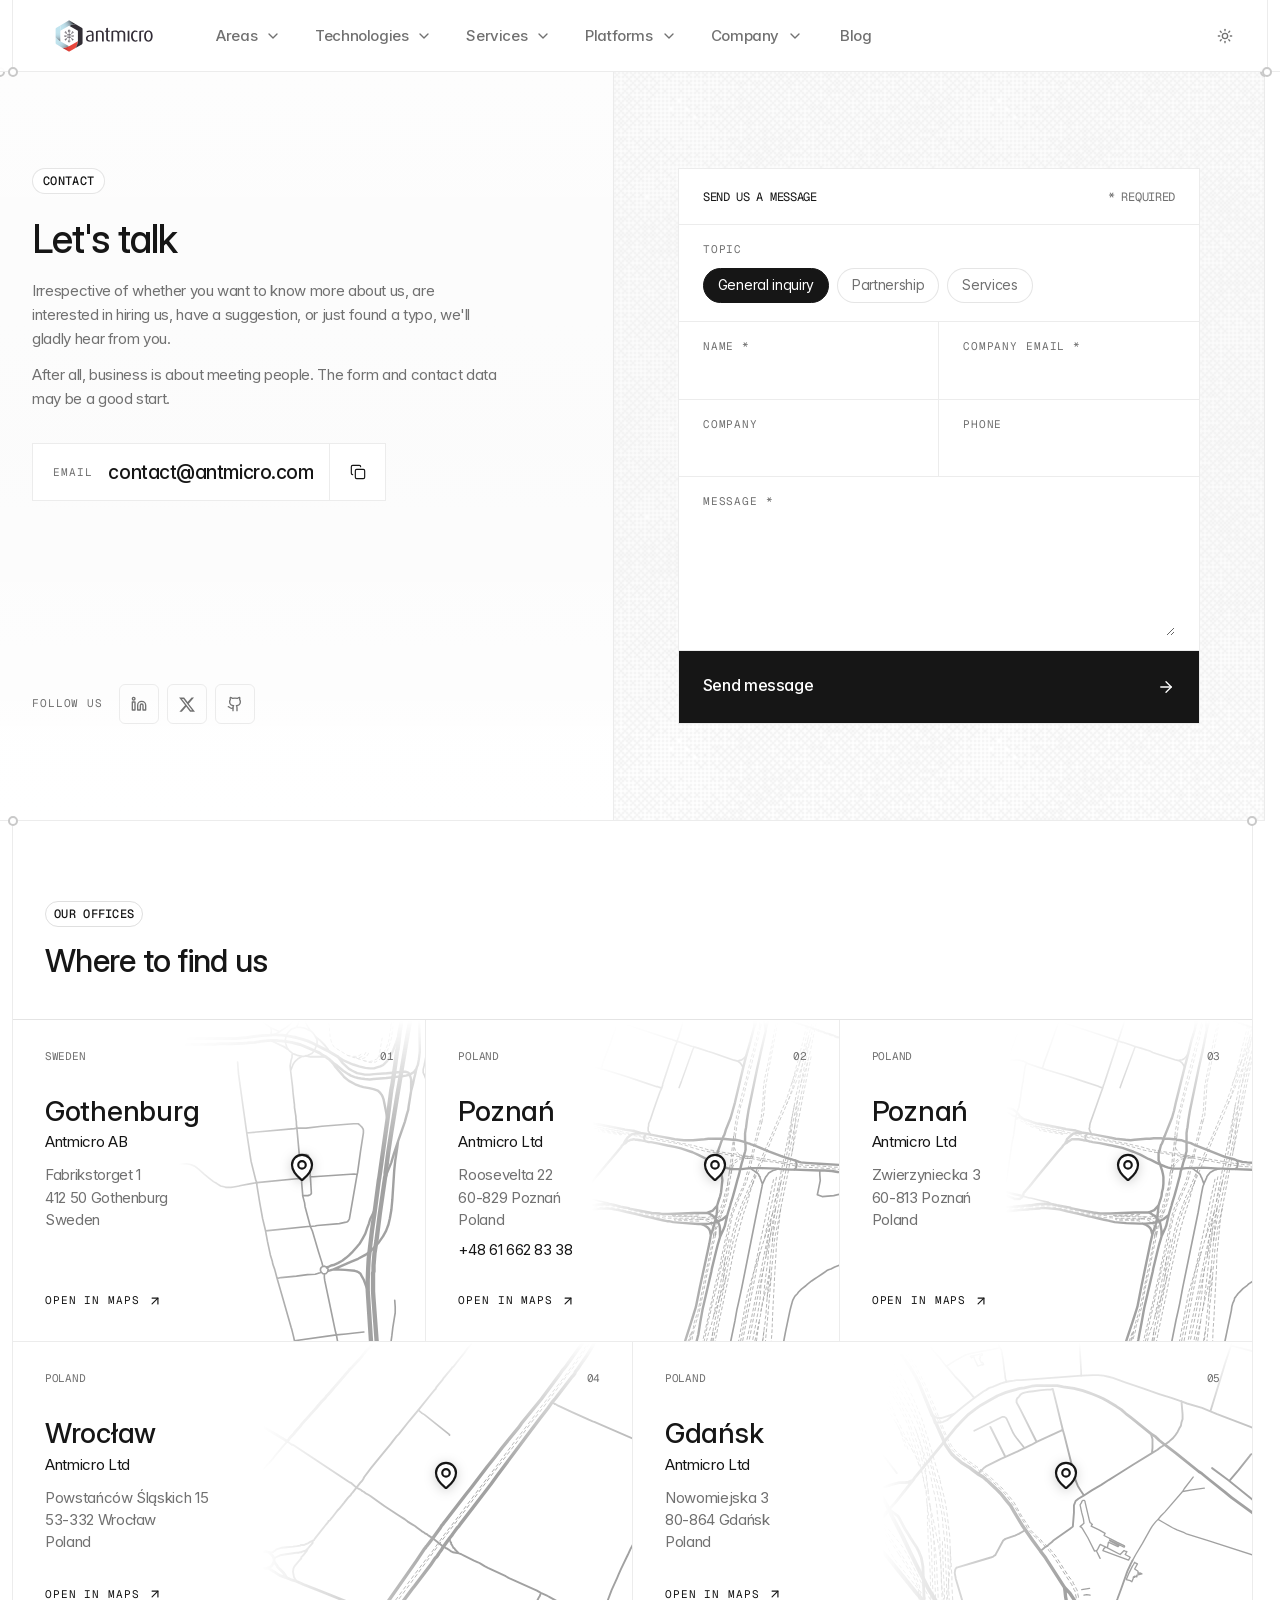
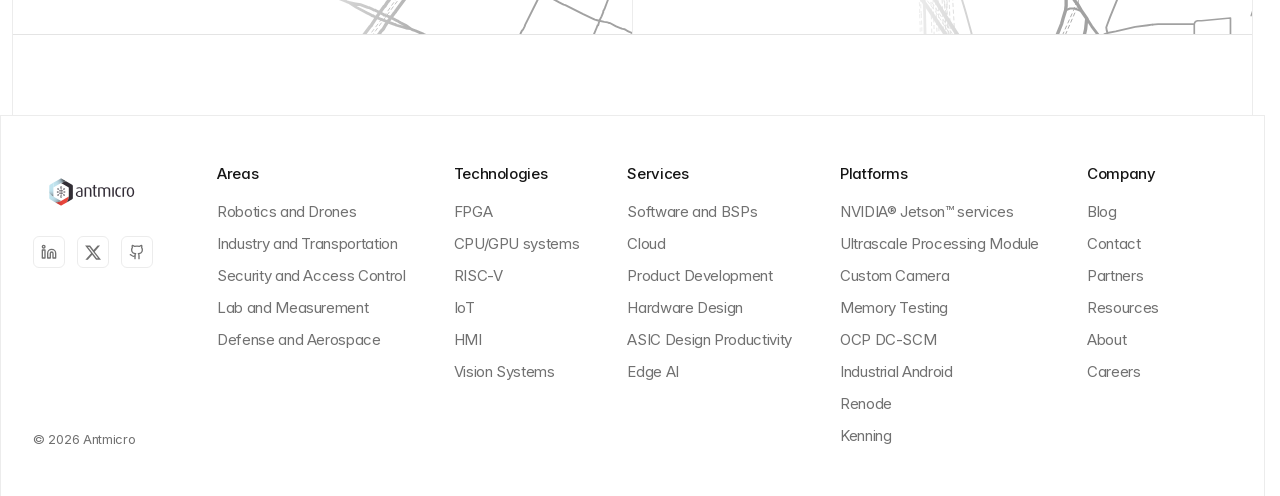
<file: about/contact/index.html>
<!doctype html>
<html lang="en">
	<head>
		<meta charset="utf-8" />
		<meta name="viewport" content="width=device-width, initial-scale=1" />
		
		
		
		
		
		
		
		
		
		
		
		
		
		
		
		
		
		
		
		
		
		
		
		
		
		
		
		
		
		
		
		
		
		
		<!--12qhfyh--><link rel="icon" href="data:image/svg+xml,%3csvg%20xmlns='http://www.w3.org/2000/svg'%20width='107'%20height='128'%20viewBox='0%200%20107%20128'%3e%3ctitle%3esvelte-logo%3c/title%3e%3cpath%20d='M94.157%2022.819c-10.4-14.885-30.94-19.297-45.792-9.835L22.282%2029.608A29.92%2029.92%200%200%200%208.764%2049.65a31.5%2031.5%200%200%200%203.108%2020.231%2030%2030%200%200%200-4.477%2011.183%2031.9%2031.9%200%200%200%205.448%2024.116c10.402%2014.887%2030.942%2019.297%2045.791%209.835l26.083-16.624A29.92%2029.92%200%200%200%2098.235%2078.35a31.53%2031.53%200%200%200-3.105-20.232%2030%2030%200%200%200%204.474-11.182%2031.88%2031.88%200%200%200-5.447-24.116'%20style='fill:%23ff3e00'/%3e%3cpath%20d='M45.817%20106.582a20.72%2020.72%200%200%201-22.237-8.243%2019.17%2019.17%200%200%201-3.277-14.503%2018%2018%200%200%201%20.624-2.435l.49-1.498%201.337.981a33.6%2033.6%200%200%200%2010.203%205.098l.97.294-.09.968a5.85%205.85%200%200%200%201.052%203.878%206.24%206.24%200%200%200%206.695%202.485%205.8%205.8%200%200%200%201.603-.704L69.27%2076.28a5.43%205.43%200%200%200%202.45-3.631%205.8%205.8%200%200%200-.987-4.371%206.24%206.24%200%200%200-6.698-2.487%205.7%205.7%200%200%200-1.6.704l-9.953%206.345a19%2019%200%200%201-5.296%202.326%2020.72%2020.72%200%200%201-22.237-8.243%2019.17%2019.17%200%200%201-3.277-14.502%2017.99%2017.99%200%200%201%208.13-12.052l26.081-16.623a19%2019%200%200%201%205.3-2.329%2020.72%2020.72%200%200%201%2022.237%208.243%2019.17%2019.17%200%200%201%203.277%2014.503%2018%2018%200%200%201-.624%202.435l-.49%201.498-1.337-.98a33.6%2033.6%200%200%200-10.203-5.1l-.97-.294.09-.968a5.86%205.86%200%200%200-1.052-3.878%206.24%206.24%200%200%200-6.696-2.485%205.8%205.8%200%200%200-1.602.704L37.73%2051.72a5.42%205.42%200%200%200-2.449%203.63%205.79%205.79%200%200%200%20.986%204.372%206.24%206.24%200%200%200%206.698%202.486%205.8%205.8%200%200%200%201.602-.704l9.952-6.342a19%2019%200%200%201%205.295-2.328%2020.72%2020.72%200%200%201%2022.237%208.242%2019.17%2019.17%200%200%201%203.277%2014.503%2018%2018%200%200%201-8.13%2012.053l-26.081%2016.622a19%2019%200%200%201-5.3%202.328'%20style='fill:%23fff'/%3e%3c/svg%3e" media="(prefers-color-scheme: light)"/> <link rel="icon" href="../../_app/immutable/assets/favicon-dark.BvAdDvN6.svg" media="(prefers-color-scheme: dark)"/> <meta name="description" content="Open source simulation framework for developing, testing and debugging complex embedded systems."/> <link rel="canonical" href="https://www.antmicro.com/platforms/renode/"/> <meta property="og:title" content="Renode | Antmicro"/> <meta property="og:description" content="Open source simulation framework for developing, testing and debugging complex embedded systems."/> <meta property="og:type" content="website"/> <meta property="og:url" content="https://www.antmicro.com/platforms/renode/"/> <!--[-1--><!--]--> <meta name="twitter:card" content="summary_large_image"/><!----><!--1funsus--><!--[-1--><!--]--> <!----><script>(function setInitialMode({ defaultMode = "system", themeColors: themeColors2, darkClassNames: darkClassNames2 = ["dark"], lightClassNames: lightClassNames2 = [], defaultTheme = "", modeStorageKey: modeStorageKey2 = "mode-watcher-mode", themeStorageKey: themeStorageKey2 = "mode-watcher-theme" }) {
  const rootEl = document.documentElement;
  const mode = localStorage.getItem(modeStorageKey2) ?? defaultMode;
  const theme = localStorage.getItem(themeStorageKey2) ?? defaultTheme;
  const light = mode === "light" || mode === "system" && window.matchMedia("(prefers-color-scheme: light)").matches;
  if (light) {
    if (darkClassNames2.length)
      rootEl.classList.remove(...darkClassNames2.filter(Boolean));
    if (lightClassNames2.length)
      rootEl.classList.add(...lightClassNames2.filter(Boolean));
  } else {
    if (lightClassNames2.length)
      rootEl.classList.remove(...lightClassNames2.filter(Boolean));
    if (darkClassNames2.length)
      rootEl.classList.add(...darkClassNames2.filter(Boolean));
  }
  rootEl.style.colorScheme = light ? "light" : "dark";
  if (themeColors2) {
    const themeMetaEl = document.querySelector('meta[name="theme-color"]');
    if (themeMetaEl) {
      themeMetaEl.setAttribute("content", mode === "light" ? themeColors2.light : themeColors2.dark);
    }
  }
  if (theme) {
    rootEl.setAttribute("data-theme", theme);
    localStorage.setItem(themeStorageKey2, theme);
  }
  localStorage.setItem(modeStorageKey2, mode);
})({"defaultMode":"system","darkClassNames":["dark"],"lightClassNames":[],"defaultTheme":"","modeStorageKey":"mode-watcher-mode","themeStorageKey":"mode-watcher-theme"});</script><!----><!----><title>Contact | Antmicro</title>
		<link href="../../_app/immutable/assets/0.BKdQazkX.css" rel="stylesheet">
		<link href="../../_app/immutable/assets/shield-check.kRRuk8Qc.css" rel="stylesheet">
		<link href="../../_app/immutable/assets/6.CSg0GIJq.css" rel="stylesheet">
	<link rel="stylesheet" href="contact.css?v=1795512431">
</head>
	<body data-sveltekit-preload-data="hover">
		<div style="display: contents"><!--[--><!--[0--><!--[--><!--[-1--><!--]--><!----> <header class="fixed top-0 z-450 w-full bg-background/95 px-3"><div class="relative mx-auto w-full max-w-7xl min-w-0 border-x border-border/60"><nav class="relative flex h-18 items-center justify-start px-4 sm:px-6" aria-label="Main navigation"><a href="https://antmicro.com/" class="shrink-0 text-foreground transition-colors hover:text-foreground-muted" aria-label="Go to Antmicro homepage"><svg viewBox="0 0 1154 550" fill="none" xmlns="http://www.w3.org/2000/svg" class="block h-16 w-auto dark:hidden" width="100%" height="100%" role="presentation" aria-hidden="true"><path d="M455.749 323.688C433.629 323.688 420.598 314.079 420.598 295.737C420.598 273.452 442.554 264.883 472.367 261.981V256.314C472.367 243.639 465.523 237.972 452.656 237.972C444.607 237.972 435.846 240.381 429.522 243.803L425.909 234.55C433.629 230.58 444.087 227.87 454.024 227.87C474.091 227.87 486.438 237.288 486.438 257.875V317.172C479.074 321.115 468.096 323.688 455.749 323.688ZM472.367 269.838C448.878 272.576 434.998 279.092 434.998 295.381C434.998 307.892 442.718 314.928 457.118 314.928C462.949 314.928 468.78 313.723 472.367 311.834V269.838Z" fill="#332D37"></path><path d="M558.82 321.963V258.203C558.82 244.323 553.153 237.452 538.069 237.452C531.718 237.452 526.571 238.492 521.78 240.546V321.963H506.695V234.358C515.264 230.416 526.571 227.843 538.069 227.843C562.927 227.843 573.905 238.629 573.905 258.176V321.963H558.82Z" fill="#332D37"></path><path d="M616.778 322.84C603.582 322.84 594.657 314.791 594.657 299.515V239.013H584.035V229.568H594.657V208.324L609.742 203.67V229.568H625.867V239.013H609.742V299.515C609.742 307.564 613.684 312.382 621.24 312.382C622.965 312.382 624.498 312.218 625.867 311.698V321.307C623.457 322.32 620.364 322.84 616.778 322.84Z" fill="#332D37"></path><path d="M743.613 321.963V257.519C743.613 245.336 738.137 237.452 724.586 237.452C717.03 237.452 711.035 240.874 706.6 246.212V321.963H691.679V255.11C691.679 244.488 685.848 237.425 672.16 237.425C665.124 237.425 659.977 238.301 654.83 240.518V321.963H639.91V234.358C648.835 230.416 659.101 227.843 671.612 227.843C685.492 227.843 693.377 231.621 699.372 238.629C705.532 231.949 714.977 227.843 725.955 227.843C748.595 227.843 758.533 240.025 758.533 257.656V321.963H743.613Z" fill="#332D37"></path><path d="M778.957 321.964V289.14V260.613V229.568H787.115H794.042V253.085V275.451V321.964H786.65H778.957Z" fill="#332D37"></path><path d="M843.922 323.688C821.637 323.688 808.086 303.95 808.086 275.67C808.086 247.39 821.802 227.843 843.922 227.843C852.491 227.843 859.691 230.06 864.673 233.838L861.087 242.763C857.473 240.025 851.998 238.109 846.495 238.109C831.767 238.109 823.526 254.07 823.526 275.314C823.526 296.229 831.931 312.683 846.495 312.683C851.998 312.683 857.309 310.958 860.895 308.248L864.673 317.665C859.663 321.471 852.491 323.688 843.922 323.688Z" fill="#332D37"></path><path d="M915.376 239.697C912.638 238.657 909.38 238.136 905.958 238.136C901.851 238.136 897.553 238.821 894.295 240.546V321.963H879.211V234.358C887.095 230.416 897.553 227.843 910.749 227.843C914.198 227.843 917.949 228.171 918.798 228.336L915.376 239.697Z" fill="#332D37"></path><path d="M957.481 323.688C932.459 323.688 920.961 303.457 920.961 275.67C920.961 248.074 932.432 227.843 957.481 227.843C982.504 227.843 994.002 248.074 994.002 275.67C993.974 303.457 982.504 323.688 957.481 323.688ZM957.481 237.452C941.384 237.452 936.045 254.781 936.045 275.341C936.045 295.901 941.384 313.559 957.481 313.559C973.606 313.559 978.917 295.901 978.917 275.341C978.917 254.781 973.579 237.452 957.481 237.452Z" fill="#332D37"></path><path d="M277.748 277.094H303.29C304.139 280.242 307.041 282.514 310.491 282.514C314.624 282.514 317.964 279.284 317.964 275.15C317.964 271.016 314.624 267.539 310.491 267.539C307.014 267.539 304.112 270.003 303.29 273.234H277.748V262.283H289.63C289.63 262.283 290.615 262.393 291.217 261.927C292.285 261.106 295.023 258.45 295.023 258.45L302.524 250.949C303.564 251.497 304.714 251.825 305.973 251.825C310.107 251.825 313.475 248.458 313.475 244.324C313.475 240.19 310.135 236.823 305.973 236.823C301.84 236.823 298.5 240.163 298.5 244.324C298.5 245.802 298.938 247.171 299.677 248.348L290.944 257.109C290.944 257.109 289.849 258.149 289.438 258.313C289.192 258.423 288.535 258.423 288.535 258.423H277.83V253.742V241.751C282.731 240.847 286.427 236.549 286.427 231.402C286.427 225.571 281.69 220.862 275.887 220.862C270.055 220.862 265.347 225.571 265.347 231.402C265.347 236.549 269.07 240.847 273.97 241.751V258.45C273.97 258.45 262.609 258.45 262.335 258.341C261.897 258.177 260.829 257.136 260.829 257.136L252.069 248.376C252.808 247.226 253.246 245.857 253.246 244.351C253.246 240.218 249.906 236.85 245.745 236.85C241.611 236.85 238.244 240.19 238.244 244.351C238.244 248.485 241.584 251.853 245.745 251.853C247.004 251.853 248.154 251.524 249.194 250.977L256.696 258.478C256.696 258.478 259.406 261.133 260.474 261.955C261.076 262.42 262.061 262.31 262.061 262.31H273.943V273.261H248.4C247.552 270.031 244.677 267.567 241.2 267.567C237.067 267.567 233.699 271.044 233.699 275.177C233.699 279.311 237.039 282.542 241.2 282.542C244.65 282.542 247.552 280.269 248.4 277.121H273.943V287.798H262.061C262.061 287.798 261.076 287.689 260.474 288.154C259.406 289.003 256.696 291.631 256.696 291.631L249.194 299.132C248.154 298.584 247.004 298.256 245.745 298.256C241.611 298.256 238.244 301.623 238.244 305.757C238.244 309.891 241.584 313.258 245.745 313.258C249.879 313.258 253.246 309.918 253.246 305.757C253.246 304.279 252.808 302.91 252.069 301.733L260.829 292.972C260.829 292.972 261.897 291.932 262.335 291.74C262.582 291.631 263.239 291.631 263.239 291.631H273.97V308.33C269.07 309.234 265.347 313.532 265.347 318.679C265.347 324.483 270.083 329.219 275.887 329.219C281.69 329.219 286.427 324.483 286.427 318.679C286.427 313.532 282.703 309.234 277.83 308.33V291.631H288.535C288.535 291.631 289.192 291.631 289.438 291.74C289.876 291.905 290.944 292.972 290.944 292.972L299.677 301.733C298.938 302.883 298.5 304.279 298.5 305.757C298.5 309.891 301.84 313.258 305.973 313.258C310.107 313.258 313.475 309.918 313.475 305.757C313.475 301.623 310.135 298.256 305.973 298.256C304.714 298.256 303.564 298.584 302.524 299.132L295.023 291.631C295.023 291.631 292.285 288.975 291.217 288.154C290.615 287.689 289.63 287.798 289.63 287.798H277.748V281.419V277.094ZM310.491 271.372C312.516 271.372 314.159 273.015 314.159 275.041C314.159 277.066 312.516 278.709 310.491 278.709C308.465 278.709 306.822 277.066 306.822 275.041C306.822 273.015 308.492 271.372 310.491 271.372ZM305.946 240.683C307.972 240.683 309.614 242.326 309.614 244.351C309.614 246.377 307.972 248.02 305.946 248.02C303.92 248.02 302.278 246.377 302.278 244.351C302.278 242.326 303.92 240.683 305.946 240.683ZM245.69 247.992C243.664 247.992 242.022 246.35 242.022 244.324C242.022 242.298 243.664 240.656 245.69 240.656C247.716 240.656 249.359 242.298 249.359 244.324C249.359 246.35 247.716 247.992 245.69 247.992ZM241.118 278.682C239.092 278.682 237.45 277.039 237.45 275.013C237.45 272.987 239.092 271.345 241.118 271.345C243.144 271.345 244.787 272.987 244.787 275.013C244.787 277.039 243.144 278.682 241.118 278.682ZM245.69 309.371C243.664 309.371 242.022 307.728 242.022 305.702C242.022 303.676 243.664 302.034 245.69 302.034C247.716 302.034 249.359 303.676 249.359 305.702C249.359 307.728 247.716 309.371 245.69 309.371ZM305.946 302.034C307.972 302.034 309.614 303.676 309.614 305.702C309.614 307.728 307.972 309.371 305.946 309.371C303.92 309.371 302.278 307.728 302.278 305.702C302.278 303.676 303.92 302.034 305.946 302.034ZM275.832 325.304C272.163 325.304 269.179 322.32 269.179 318.651C269.179 314.983 272.163 311.999 275.832 311.999C279.5 311.999 282.484 314.983 282.484 318.651C282.484 322.32 279.5 325.304 275.832 325.304ZM275.832 224.722C279.5 224.722 282.484 227.706 282.484 231.375C282.484 235.043 279.5 238.027 275.832 238.027C272.163 238.027 269.179 235.043 269.179 231.375C269.152 227.706 272.163 224.722 275.832 224.722Z" fill="#332D37"></path><path d="M278.842 361.414C262.005 370.75 245.579 377.84 225.841 377.84C223.952 377.84 222.09 377.785 220.228 377.676L166.926 346.959C162.628 344.495 160 339.924 160 334.968V285.608C172.894 304.58 198.793 319.008 204.241 321.91L271.998 360.976C274.106 362.181 276.624 362.318 278.842 361.414Z" fill="url(#paint0_linear_3_624)"></path><path d="M351.661 316.051C350.922 351.339 331.841 376.252 330.609 378.168L282.727 405.764C278.457 408.255 273.173 408.255 268.902 405.764L220.227 377.675C222.088 377.785 223.95 377.84 225.839 377.84C245.577 377.84 262.003 370.749 278.84 361.414C279.168 361.304 279.469 361.14 279.771 360.976L347.829 321.718C348.157 321.526 350.074 320.458 351.114 317.995C351.388 317.392 351.579 316.735 351.661 316.051Z" fill="url(#paint1_linear_3_624)"></path><path d="M391.634 334.995C391.634 339.923 389.006 344.523 384.708 346.986L330.612 378.168C331.843 376.252 350.925 351.339 351.664 316.051C351.691 315.722 351.719 315.366 351.719 315.011L351.637 235.892V235.126C351.691 232.306 350.213 229.705 347.777 228.282L279.773 188.969C278.569 188.284 277.227 187.929 275.886 187.929C275.475 187.929 275.064 187.956 274.681 188.038C274.298 188.093 273.942 188.175 273.586 188.312C273.531 188.312 273.504 188.312 273.449 188.339C281.471 184.315 306.767 172.762 326.313 172.954C328.504 172.981 330.694 173.063 332.856 173.2L384.598 203.123C388.951 205.641 391.579 210.295 391.497 215.305L391.634 334.995Z" fill="#322E35"></path><path d="M332.855 173.2C330.692 173.063 328.502 172.981 326.312 172.954C306.765 172.762 281.469 184.315 273.448 188.339C273.284 188.394 273.092 188.449 272.928 188.531C272.599 188.64 272.298 188.805 271.997 188.969L203.911 228.391C203.638 228.555 203.364 228.72 203.118 228.939C202.597 229.322 202.132 229.76 201.749 230.28C201.721 230.308 201.694 230.362 201.639 230.417C201.146 231.074 200.763 231.786 200.517 232.552C200.489 232.662 200.517 232.552 200.435 232.799C199.86 228.528 199.586 224.175 199.586 219.768C199.586 205.504 202.46 191.98 207.607 179.716L268.876 144.236C273.174 141.744 278.458 141.744 282.756 144.236L332.855 173.2Z" fill="url(#paint2_linear_3_624)"></path><path d="M203.939 321.718L204.241 321.91C198.793 319.008 172.894 304.58 160 285.608V215.278C160 210.323 162.628 205.778 166.899 203.287L207.608 179.716C202.461 191.981 199.587 205.505 199.587 219.768C199.587 224.175 199.86 228.528 200.435 232.799C200.189 233.538 200.052 234.305 200.052 235.126V314.983C200.052 317.776 201.53 320.322 203.939 321.718Z" fill="url(#paint3_linear_3_624)"></path><defs><linearGradient id="paint0_linear_3_624" x1="265.297" y1="397.026" x2="151.559" y2="283.08" gradientUnits="userSpaceOnUse"><stop stop-color="#292B2F"></stop><stop offset="0.0235" stop-color="#3A3E43"></stop><stop offset="0.0755" stop-color="#596369"></stop><stop offset="0.1331" stop-color="#75828A"></stop><stop offset="0.1951" stop-color="#8A9CA6"></stop><stop offset="0.2629" stop-color="#9CB3BC"></stop><stop offset="0.3384" stop-color="#AAC4CE"></stop><stop offset="0.425" stop-color="#B4D2DD"></stop><stop offset="0.5293" stop-color="#BCDDE8"></stop><stop offset="0.6697" stop-color="#C0E3ED"></stop><stop offset="1" stop-color="#C1E4EF"></stop></linearGradient><linearGradient id="paint1_linear_3_624" x1="220.227" y1="361.849" x2="351.661" y2="361.849" gradientUnits="userSpaceOnUse"><stop stop-color="#93292C"></stop><stop offset="0.0372" stop-color="#9F2D2F"></stop><stop offset="0.1348" stop-color="#B93733"></stop><stop offset="0.2479" stop-color="#CE3C36"></stop><stop offset="0.3843" stop-color="#DF4139"></stop><stop offset="0.5679" stop-color="#E7463C"></stop><stop offset="1" stop-color="#E9473C"></stop></linearGradient><linearGradient id="paint2_linear_3_624" x1="305.932" y1="155.953" x2="178.883" y2="225.381" gradientUnits="userSpaceOnUse"><stop stop-color="#292B2F"></stop><stop offset="0.0235" stop-color="#3A3E43"></stop><stop offset="0.0755" stop-color="#596369"></stop><stop offset="0.1331" stop-color="#75828A"></stop><stop offset="0.1951" stop-color="#8A9CA6"></stop><stop offset="0.2629" stop-color="#9CB3BC"></stop><stop offset="0.3384" stop-color="#AAC4CE"></stop><stop offset="0.425" stop-color="#B4D2DD"></stop><stop offset="0.5293" stop-color="#BCDDE8"></stop><stop offset="0.6697" stop-color="#C0E3ED"></stop><stop offset="1" stop-color="#C1E4EF"></stop></linearGradient><linearGradient id="paint3_linear_3_624" x1="183.804" y1="327.825" x2="183.804" y2="206.968" gradientUnits="userSpaceOnUse"><stop stop-color="#292B2F"></stop><stop offset="0.0235" stop-color="#3A3E43"></stop><stop offset="0.0755" stop-color="#596369"></stop><stop offset="0.1331" stop-color="#75828A"></stop><stop offset="0.1951" stop-color="#8A9CA6"></stop><stop offset="0.2629" stop-color="#9CB3BC"></stop><stop offset="0.3384" stop-color="#AAC4CE"></stop><stop offset="0.425" stop-color="#B4D2DD"></stop><stop offset="0.5293" stop-color="#BCDDE8"></stop><stop offset="0.6697" stop-color="#C0E3ED"></stop><stop offset="1" stop-color="#C1E4EF"></stop></linearGradient></defs></svg><!----> <svg viewBox="0 0 1154 550" fill="none" xmlns="http://www.w3.org/2000/svg" class="hidden h-16 w-auto dark:block" width="100%" height="100%" role="presentation" aria-hidden="true"><path d="M268.877 144.235C273.175 141.744 278.459 141.744 282.757 144.235L384.598 203.123C388.95 205.642 391.578 210.296 391.496 215.306L391.633 334.996C391.633 339.924 389.005 344.522 384.707 346.986L282.729 405.765C278.459 408.256 273.175 408.256 268.904 405.765L166.927 346.959C162.629 344.495 160 339.924 160 334.969V215.278C160 210.323 162.628 205.778 166.898 203.287L268.877 144.235ZM279.772 188.969C277.364 187.573 274.407 187.573 271.998 188.969L203.912 228.392C201.53 229.788 200.052 232.334 200.052 235.126V314.983C200.052 317.776 201.53 320.322 203.939 321.718L271.998 360.977C274.407 362.345 277.364 362.345 279.772 360.977L347.831 321.718C350.24 320.349 351.718 317.776 351.718 315.011L351.636 235.893V235.126C351.69 232.306 350.213 229.706 347.776 228.282L279.772 188.969ZM275.883 220.862C281.687 220.862 286.423 225.571 286.423 231.402C286.423 236.549 282.727 240.848 277.826 241.751V258.423H288.53C288.53 258.423 289.187 258.423 289.434 258.313C289.84 258.151 290.919 257.129 290.939 257.109L299.673 248.349C298.934 247.171 298.496 245.803 298.496 244.324C298.496 240.163 301.836 236.823 305.97 236.823C310.131 236.823 313.471 240.19 313.471 244.324C313.471 248.458 310.103 251.825 305.97 251.825C304.711 251.825 303.561 251.497 302.521 250.949L295.019 258.45C295.019 258.45 292.282 261.106 291.214 261.928C290.618 262.388 289.646 262.285 289.626 262.283H277.744V273.233H303.286C304.108 270.003 307.01 267.539 310.486 267.539C314.62 267.539 317.96 271.017 317.96 275.15C317.96 279.284 314.62 282.515 310.486 282.515C307.037 282.515 304.135 280.242 303.286 277.094H277.744V287.798H289.626C289.647 287.796 290.618 287.694 291.214 288.154C292.277 288.972 294.993 291.606 295.019 291.631L302.521 299.132C303.561 298.584 304.711 298.256 305.97 298.256C310.131 298.256 313.47 301.623 313.471 305.757C313.471 309.918 310.103 313.259 305.97 313.259C301.836 313.259 298.496 309.891 298.496 305.757C298.496 304.279 298.934 302.882 299.673 301.732L290.939 292.973C290.939 292.973 289.872 291.904 289.434 291.74C289.187 291.631 288.53 291.631 288.53 291.631H277.826V308.331C282.699 309.234 286.423 313.532 286.423 318.679C286.423 324.482 281.687 329.219 275.883 329.219C270.079 329.219 265.343 324.483 265.343 318.679C265.343 313.532 269.066 309.235 273.966 308.331V291.631H263.234C263.22 291.631 262.575 291.632 262.331 291.74C261.893 291.932 260.825 292.973 260.825 292.973L252.065 301.732C252.805 302.91 253.242 304.279 253.242 305.757C253.242 309.918 249.875 313.259 245.741 313.259C241.58 313.259 238.24 309.891 238.24 305.757C238.24 301.623 241.607 298.256 245.741 298.256C247 298.256 248.15 298.584 249.19 299.132L256.691 291.631C256.691 291.631 259.402 289.003 260.47 288.154C261.072 287.689 262.058 287.798 262.058 287.798H273.938V277.121H248.396C247.548 280.269 244.646 282.542 241.196 282.542C237.035 282.542 233.695 279.311 233.695 275.178C233.695 271.044 237.063 267.567 241.196 267.567C244.673 267.567 247.548 270.031 248.396 273.262H273.938V262.311H262.058C262.058 262.311 261.072 262.42 260.47 261.955C259.402 261.134 256.691 258.478 256.691 258.478L249.19 250.977C248.15 251.524 247 251.853 245.741 251.853C241.58 251.853 238.24 248.485 238.24 244.352C238.24 240.19 241.607 236.851 245.741 236.851C249.902 236.851 253.242 240.218 253.242 244.352C253.242 245.857 252.805 247.226 252.065 248.376L260.825 257.137C260.825 257.137 261.893 258.176 262.331 258.341C262.604 258.45 273.885 258.45 273.966 258.45V241.751C269.066 240.847 265.343 236.549 265.343 231.402C265.343 225.571 270.052 220.862 275.883 220.862ZM275.828 311.999C272.16 311.999 269.176 314.983 269.176 318.651C269.176 322.32 272.16 325.304 275.828 325.304C279.496 325.304 282.48 322.32 282.48 318.651C282.48 314.983 279.496 311.999 275.828 311.999ZM454.024 227.871C474.091 227.871 486.438 237.289 486.438 257.876V317.174C479.074 321.116 468.096 323.689 455.749 323.689C433.629 323.689 420.598 314.08 420.598 295.738C420.598 273.454 442.554 264.884 472.367 261.982V256.315C472.367 243.64 465.522 237.974 452.655 237.974C444.607 237.974 435.846 240.383 429.522 243.805L425.909 234.551C433.629 230.581 444.087 227.871 454.024 227.871ZM843.922 227.844C852.491 227.844 859.69 230.062 864.673 233.84L861.087 242.764C857.473 240.026 851.998 238.11 846.495 238.11C831.767 238.11 823.526 254.071 823.526 275.314C823.526 296.23 831.931 312.683 846.495 312.684C851.998 312.684 857.309 310.959 860.896 308.249L864.673 317.666C859.663 321.471 852.491 323.689 843.922 323.689C821.637 323.689 808.086 303.951 808.086 275.671C808.086 247.391 821.802 227.844 843.922 227.844ZM957.478 227.844C982.5 227.844 993.998 248.075 993.998 275.671C993.971 303.458 982.5 323.689 957.478 323.689C932.455 323.689 920.957 303.458 920.957 275.671C920.957 248.075 932.428 227.844 957.478 227.844ZM609.742 229.568H625.866V239.014H609.742V299.516C609.742 307.564 613.684 312.383 621.24 312.383C622.965 312.383 624.498 312.218 625.866 311.698V321.308C623.457 322.32 620.363 322.84 616.777 322.84C603.582 322.84 594.657 314.792 594.657 299.516V239.014H584.035V229.568H594.657V208.324L609.742 203.67V229.568ZM538.069 227.844C562.927 227.844 573.904 238.63 573.904 258.177V321.965H558.82V258.204C558.82 244.325 553.153 237.453 538.069 237.453C531.718 237.453 526.57 238.494 521.779 240.547V321.965H506.695V234.359C515.264 230.417 526.571 227.844 538.069 227.844ZM725.955 227.844C748.595 227.844 758.533 240.027 758.533 257.657V321.965H743.612V257.521C743.612 245.338 738.137 237.453 724.586 237.453C717.03 237.453 711.035 240.875 706.6 246.214V321.965H691.68V255.111C691.68 244.489 685.848 237.426 672.16 237.426C665.124 237.426 659.977 238.302 654.83 240.52V321.965H639.91V234.359C648.835 230.417 659.101 227.844 671.612 227.844C685.492 227.844 693.377 231.622 699.372 238.63C705.532 231.95 714.977 227.844 725.955 227.844ZM794.042 321.965H778.957V229.568H794.042V321.965ZM910.749 227.844C914.198 227.844 917.949 228.173 918.798 228.337L915.376 239.698C912.638 238.658 909.38 238.138 905.958 238.138C901.852 238.138 897.554 238.822 894.296 240.547V321.965H879.211V234.359C887.095 230.417 897.554 227.844 910.749 227.844ZM472.367 269.84C448.878 272.577 434.998 279.093 434.998 295.382C434.998 307.893 442.718 314.929 457.118 314.929C462.949 314.929 468.781 313.724 472.367 311.835V269.84ZM957.478 237.453C941.38 237.453 936.042 254.782 936.042 275.342C936.042 295.902 941.38 313.56 957.478 313.56C973.602 313.559 978.913 295.902 978.913 275.342C978.913 254.782 973.575 237.453 957.478 237.453ZM245.687 302.034C243.661 302.034 242.018 303.676 242.018 305.702C242.018 307.728 243.661 309.371 245.687 309.371C247.712 309.371 249.354 307.728 249.354 305.702C249.354 303.677 247.712 302.034 245.687 302.034ZM305.942 302.034C303.917 302.034 302.274 303.676 302.273 305.702C302.273 307.728 303.917 309.371 305.942 309.371C307.968 309.371 309.61 307.728 309.61 305.702C309.61 303.677 307.968 302.034 305.942 302.034ZM310.486 271.372C308.488 271.372 306.818 273.015 306.818 275.041C306.819 277.067 308.461 278.709 310.486 278.709C312.512 278.709 314.155 277.067 314.155 275.041C314.155 273.015 312.512 271.372 310.486 271.372ZM241.114 271.345C239.088 271.345 237.446 272.988 237.446 275.014C237.446 277.039 239.089 278.682 241.114 278.682C243.14 278.682 244.783 277.039 244.783 275.014C244.783 272.988 243.14 271.345 241.114 271.345ZM305.942 240.684C303.917 240.684 302.273 242.326 302.273 244.352C302.273 246.377 303.917 248.021 305.942 248.021C307.968 248.02 309.61 246.377 309.61 244.352C309.61 242.326 307.968 240.684 305.942 240.684ZM245.687 240.655C243.661 240.655 242.018 242.298 242.018 244.324C242.018 246.35 243.661 247.992 245.687 247.992C247.712 247.992 249.354 246.35 249.354 244.324C249.354 242.298 247.712 240.655 245.687 240.655ZM275.828 224.723C272.16 224.723 269.148 227.707 269.176 231.375C269.176 235.043 272.16 238.027 275.828 238.027C279.496 238.027 282.48 235.043 282.48 231.375C282.48 227.707 279.496 224.723 275.828 224.723Z" fill="white"></path></svg><!----></a> <!--[--><!--$s1--><!--[-1--><nav aria-label="main" class="relative hidden lg:ml-8 lg:flex" id="bits-s1" data-orientation="horizontal" dir="ltr" data-navigation-menu-root="" data-navigation-menu-menu=""><!--[--><!--$s2--><!--[-1--><div id="bits-13"><ul class="flex items-center gap-2" id="bits-s2" data-orientation="horizontal" data-navigation-menu-list=""><!--[--><!--[--><!--$s3--><!--[-1--><li id="bits-s3" data-navigation-menu-item=""><!--[--><!--$s4--><!--[-1--><button class="inline-flex items-center gap-2 rounded-lg border border-transparent px-3 py-1.5 text-sm font-medium text-foreground-muted transition-colors hover:bg-surface hover:text-foreground data-[state=open]:bg-surface-hover data-[state=open]:text-foreground" id="bits-s4" data-state="closed" data-value="bits-s3" aria-expanded="false" data-navigation-menu-trigger="" tabindex="0"><!---->Areas <svg xmlns="http://www.w3.org/2000/svg" width="16" height="16" viewBox="0 0 24 24" fill="none" stroke="currentColor" stroke-width="2" stroke-linecap="round" stroke-linejoin="round" class="lucide-icon lucide lucide-chevron-down transition-transform data-[state=open]:rotate-180"><!--[--><!----><path d="m6 9 6 6 6-6"><!----></path><!----><!--]--><!----><!----></svg><!----><!----></button><!--]--> <!--[-1--><!--]--><!--]--> <!--[--><!--$s5--><!--[0--><!--[-1--><!--]--><!----><!--]--><!--]--><!----></li><!--]--><!--]--><!--[--><!--$s6--><!--[-1--><li id="bits-s6" data-navigation-menu-item=""><!--[--><!--$s7--><!--[-1--><button class="inline-flex items-center gap-2 rounded-lg border border-transparent px-3 py-1.5 text-sm font-medium text-foreground-muted transition-colors hover:bg-surface hover:text-foreground data-[state=open]:bg-surface-hover data-[state=open]:text-foreground" id="bits-s7" data-state="closed" data-value="bits-s6" aria-expanded="false" data-navigation-menu-trigger="" tabindex="0"><!---->Technologies <svg xmlns="http://www.w3.org/2000/svg" width="16" height="16" viewBox="0 0 24 24" fill="none" stroke="currentColor" stroke-width="2" stroke-linecap="round" stroke-linejoin="round" class="lucide-icon lucide lucide-chevron-down transition-transform data-[state=open]:rotate-180"><!--[--><!----><path d="m6 9 6 6 6-6"><!----></path><!----><!--]--><!----><!----></svg><!----><!----></button><!--]--> <!--[-1--><!--]--><!--]--> <!--[--><!--$s8--><!--[0--><!--[-1--><!--]--><!----><!--]--><!--]--><!----></li><!--]--><!--]--><!--[--><!--$s9--><!--[-1--><li id="bits-s9" data-navigation-menu-item=""><!--[--><!--$s10--><!--[-1--><button class="inline-flex items-center gap-2 rounded-lg border border-transparent px-3 py-1.5 text-sm font-medium text-foreground-muted transition-colors hover:bg-surface hover:text-foreground data-[state=open]:bg-surface-hover data-[state=open]:text-foreground" id="bits-s10" data-state="closed" data-value="bits-s9" aria-expanded="false" data-navigation-menu-trigger="" tabindex="0"><!---->Services <svg xmlns="http://www.w3.org/2000/svg" width="16" height="16" viewBox="0 0 24 24" fill="none" stroke="currentColor" stroke-width="2" stroke-linecap="round" stroke-linejoin="round" class="lucide-icon lucide lucide-chevron-down transition-transform data-[state=open]:rotate-180"><!--[--><!----><path d="m6 9 6 6 6-6"><!----></path><!----><!--]--><!----><!----></svg><!----><!----></button><!--]--> <!--[-1--><!--]--><!--]--> <!--[--><!--$s11--><!--[0--><!--[-1--><!--]--><!----><!--]--><!--]--><!----></li><!--]--><!--]--><!--[--><!--$s12--><!--[-1--><li id="bits-s12" data-navigation-menu-item=""><!--[--><!--$s13--><!--[-1--><button class="inline-flex items-center gap-2 rounded-lg border border-transparent px-3 py-1.5 text-sm font-medium text-foreground-muted transition-colors hover:bg-surface hover:text-foreground data-[state=open]:bg-surface-hover data-[state=open]:text-foreground" id="bits-s13" data-state="closed" data-value="bits-s12" aria-expanded="false" data-navigation-menu-trigger="" tabindex="0"><!---->Platforms <svg xmlns="http://www.w3.org/2000/svg" width="16" height="16" viewBox="0 0 24 24" fill="none" stroke="currentColor" stroke-width="2" stroke-linecap="round" stroke-linejoin="round" class="lucide-icon lucide lucide-chevron-down transition-transform data-[state=open]:rotate-180"><!--[--><!----><path d="m6 9 6 6 6-6"><!----></path><!----><!--]--><!----><!----></svg><!----><!----></button><!--]--> <!--[-1--><!--]--><!--]--> <!--[--><!--$s14--><!--[0--><!--[-1--><!--]--><!----><!--]--><!--]--><!----></li><!--]--><!--]--><!--[--><!--$s15--><!--[-1--><li id="bits-s15" data-navigation-menu-item=""><!--[--><!--$s16--><!--[-1--><button class="inline-flex items-center gap-2 rounded-lg border border-transparent px-3 py-1.5 text-sm font-medium text-foreground-muted transition-colors hover:bg-surface hover:text-foreground data-[state=open]:bg-surface-hover data-[state=open]:text-foreground" id="bits-s16" data-state="closed" data-value="bits-s15" aria-expanded="false" data-navigation-menu-trigger="" tabindex="0"><!---->Company <svg xmlns="http://www.w3.org/2000/svg" width="16" height="16" viewBox="0 0 24 24" fill="none" stroke="currentColor" stroke-width="2" stroke-linecap="round" stroke-linejoin="round" class="lucide-icon lucide lucide-chevron-down transition-transform data-[state=open]:rotate-180"><!--[--><!----><path d="m6 9 6 6 6-6"><!----></path><!----><!--]--><!----><!----></svg><!----><!----></button><!--]--> <!--[-1--><!--]--><!--]--> <!--[--><!--$s17--><!--[0--><!--[-1--><!--]--><!----><!--]--><!--]--><!----></li><!--]--><!--]--><!--]--> <!--[--><!--$s18--><!--[-1--><li id="bits-s18" data-navigation-menu-item=""><!--[--><!--$s19--><!--[-1--><a href="https://antmicro.com/blog/" class="inline-flex rounded-lg px-4 py-2 text-sm font-medium text-foreground-muted transition-colors hover:bg-surface-hover hover:text-foreground" id="bits-s19" data-navigation-menu-link="" tabindex="0"><!---->Blog<!----></a><!--]--><!--]--><!----></li><!--]--><!--]--><!----></ul></div> <!----><!--]--><!--]--> <div class="pointer-events-none fixed top-18 left-1/2 z-300 w-screen -translate-x-1/2 px-0"><!--[--><!--$s20--><!--[-1--><!--]--><!--]--></div><!----></nav><!--]--><!--]--> <div class="ml-auto flex items-center gap-2"><!--[-1--><button data-slot="button" class="inline-flex shrink-0 cursor-pointer items-center justify-center gap-2 rounded-lg font-medium text-xs whitespace-nowrap transition-all duration-200 outline-none disabled:pointer-events-none disabled:opacity-50 aria-disabled:pointer-events-none aria-disabled:opacity-50 [&amp;_svg]:pointer-events-none [&amp;_svg]:shrink-0 [&amp;_svg:not([class*='size-'])]:size-4 bg-transparent hover:bg-surface-hover size-9 text-foreground-muted hover:text-foreground" type="button" aria-label="Toggle color theme"><svg xmlns="http://www.w3.org/2000/svg" width="24" height="24" viewBox="0 0 24 24" fill="none" stroke="currentColor" stroke-width="2" stroke-linecap="round" stroke-linejoin="round" class="lucide-icon lucide lucide-sun h-[1.2rem] w-[1.2rem] scale-100 rotate-0 transition-all! dark:scale-0 dark:-rotate-90"><!--[--><!----><circle cx="12" cy="12" r="4"><!----></circle><!----><!----><path d="M12 2v2"><!----></path><!----><!----><path d="M12 20v2"><!----></path><!----><!----><path d="m4.93 4.93 1.41 1.41"><!----></path><!----><!----><path d="m17.66 17.66 1.41 1.41"><!----></path><!----><!----><path d="M2 12h2"><!----></path><!----><!----><path d="M20 12h2"><!----></path><!----><!----><path d="m6.34 17.66-1.41 1.41"><!----></path><!----><!----><path d="m19.07 4.93-1.41 1.41"><!----></path><!----><!--]--><!----><!----></svg><!----> <svg xmlns="http://www.w3.org/2000/svg" width="24" height="24" viewBox="0 0 24 24" fill="none" stroke="currentColor" stroke-width="2" stroke-linecap="round" stroke-linejoin="round" class="lucide-icon lucide lucide-moon absolute h-[1.2rem] w-[1.2rem] scale-0 rotate-90 transition-all! dark:scale-100 dark:rotate-0"><!--[--><!----><path d="M20.985 12.486a9 9 0 1 1-9.473-9.472c.405-.022.617.46.402.803a6 6 0 0 0 8.268 8.268c.344-.215.825-.004.803.401"><!----></path><!----><!--]--><!----><!----></svg><!----><!----></button><!--]--><!----> <button type="button" class="relative inline-flex size-9 items-center justify-center rounded-lg bg-background text-foreground-muted transition-colors hover:bg-surface-hover hover:text-foreground lg:hidden" aria-label="Toggle mobile menu" aria-expanded="false" aria-controls="mobile-main-menu"><span class="absolute h-0.5 w-4 rounded-full bg-current transition-transform duration-200 -translate-y-1.5"></span> <span class="absolute h-0.5 w-4 rounded-full bg-current transition-all duration-200 opacity-100"></span> <span class="absolute h-0.5 w-4 rounded-full bg-current transition-transform duration-200 translate-y-1.5"></span></button></div> <div class="absolute bottom-0 left-0 z-400 hidden size-2.5 -translate-x-1/2 translate-y-1/2 rounded-full border-2 border-border-hover bg-background sm:block"></div> <div class="absolute right-0 bottom-0 z-400 hidden size-2.5 translate-x-1/2 translate-y-1/2 rounded-full border-2 border-border-hover bg-background sm:block"></div> <div class="absolute bottom-0 left-1/2 w-screen -translate-x-1/2 border-b border-border/60"></div></nav></div></header> <!--[-1--><!--]--><!----> <main id="page-content" class="pt-18"><!-- Treść <main> podstrony Kontakt. kafle biur wypełnia build.py. -->

<section class="relative z-10 overflow-x-clip overflow-y-visible bg-background-secondary">
  <div class="absolute inset-0 bg-linear-to-b from-background/60 via-background/30 to-background/85 dark:from-background/45 dark:via-background/28 dark:to-background/90"></div>
  <div class="absolute inset-x-0 bottom-0 h-36 bg-linear-to-t from-background via-background/72 to-transparent"></div>
  <div class="contact-hero relative isolate mx-auto grid max-w-7xl grid-cols-1 px-3 sm:px-6 lg:px-8">
    <div class="pointer-events-none absolute top-0 left-0 z-50 size-2.5 -translate-x-1/2 -translate-y-1/2 rounded-full border-2 border-border-hover bg-background"></div>
    <div class="pointer-events-none absolute top-0 right-0 z-50 size-2.5 translate-x-1/2 -translate-y-1/2 rounded-full border-2 border-border-hover bg-background"></div>

    <div class="contact-hero__text relative z-10 flex flex-col gap-6">
      <div class="flex flex-wrap gap-2">
        <span class="flex w-max flex-row items-center justify-center gap-1 rounded-full border py-1 font-mono text-xs tracking-wide uppercase border-border/80 bg-background px-2.5 font-medium text-foreground">Contact</span>
      </div>
      <div class="flex flex-col">
        <h1 class="max-w-4xl text-4xl leading-tight font-medium tracking-tight text-balance text-foreground">Let's talk</h1>
        <p class="contact-hero__lead mt-4 text-sm leading-6 text-foreground-muted">Irrespective of whether you want to know more about us, are interested in hiring us, have a suggestion, or just found a typo, we'll gladly hear from you.</p>
        <p class="contact-hero__lead mt-3 text-sm leading-6 text-foreground-muted">After all, business is about meeting people. The form and contact data may be a good start.</p>
      </div>

      <div class="contact-mail">
        <span class="contact-mail__label">Email</span>
        <a class="contact-mail__link" href="mailto:contact@antmicro.com">contact@antmicro.com</a>
        <button type="button" class="contact-mail__copy" data-copy="contact@antmicro.com" aria-label="Copy email address">
          <svg xmlns="http://www.w3.org/2000/svg" width="16" height="16" viewBox="0 0 24 24" fill="none" stroke="currentColor" stroke-width="1.75" stroke-linecap="round" stroke-linejoin="round"><rect width="14" height="14" x="8" y="8" rx="2"/><path d="M4 16c-1.1 0-2-.9-2-2V4c0-1.1.9-2 2-2h10c1.1 0 2 .9 2 2"/></svg>
          <span class="contact-mail__copied">Copied</span>
        </button>
      </div>

      <!-- social media: te same linki co w stopce -->
      <div class="contact-social">
        <span class="contact-social__label">Follow us</span>
        <div class="contact-social__links">
<a href="https://www.linkedin.com/company/antmicro-ltd" target="_blank" rel="noopener noreferrer" class="inline-flex size-8 items-center justify-center rounded-md border border-border/60 text-foreground-muted transition-colors hover:border-border hover:bg-surface hover:text-foreground" aria-label="Visit Antmicro on LinkedIn"><svg xmlns="http://www.w3.org/2000/svg" width="24" height="24" viewBox="0 0 24 24" fill="none" stroke="currentColor" stroke-width="2" stroke-linecap="round" stroke-linejoin="round" class="lucide-icon lucide lucide-linkedin size-4"><path d="M16 8a6 6 0 0 1 6 6v7h-4v-7a2 2 0 0 0-2-2 2 2 0 0 0-2 2v7h-4v-7a6 6 0 0 1 6-6z"></path><rect width="4" height="12" x="2" y="9"></rect><circle cx="4" cy="4" r="2"></circle></svg></a>
<a href="https://www.twitter.com/antmicro" target="_blank" rel="noopener noreferrer" class="inline-flex size-8 items-center justify-center rounded-md border border-border/60 text-foreground-muted transition-colors hover:border-border hover:bg-surface hover:text-foreground" aria-label="Visit Antmicro on X"><svg viewBox="0 0 24 24" class="size-4 fill-current" aria-hidden="true"><path d="M18.901 2.25h3.681l-8.041 9.188 9.46 12.312h-7.406l-5.8-7.471-6.535 7.471H.577l8.6-9.83L.104 2.25h7.594l5.242 6.78L18.901 2.25Zm-1.291 19.299h2.04L6.597 4.336H4.408L17.61 21.549Z"></path></svg></a>
<a href="https://www.github.com/antmicro" target="_blank" rel="noopener noreferrer" class="inline-flex size-8 items-center justify-center rounded-md border border-border/60 text-foreground-muted transition-colors hover:border-border hover:bg-surface hover:text-foreground" aria-label="Visit Antmicro on GitHub"><svg xmlns="http://www.w3.org/2000/svg" width="24" height="24" viewBox="0 0 24 24" fill="none" stroke="currentColor" stroke-width="2" stroke-linecap="round" stroke-linejoin="round" class="lucide-icon lucide lucide-github size-4"><path d="M15 22v-4a4.8 4.8 0 0 0-1-3.5c3 0 6-2 6-5.5.08-1.25-.27-2.48-1-3.5.28-1.15.28-2.35 0-3.5 0 0-1 0-3 1.5-2.64-.5-5.36-.5-8 0C6 2 5 2 5 2c-.3 1.15-.3 2.35 0 3.5A5.403 5.403 0 0 0 4 9c0 3.5 3 5.5 6 5.5-.39.49-.68 1.05-.85 1.65-.17.6-.22 1.23-.15 1.85v4"></path><path d="M9 18c-4.51 2-5-2-7-2"></path></svg></a>
        </div>
      </div>
    </div>

    <!-- Formularz: prototyp, niczego nie wysyła (obsługa w contact.js) -->
    <div class="contact-material">
    <form class="contact-form" novalidate>
      <div class="contact-form__head">
        <span data-form-title>Send us a message</span>
        <span class="contact-form__req">* required</span>
      </div>
      <!-- Temat: wypełniany z adresu, np. /about/contact/?topic=partnership (strona Partnerów) -->
      <div class="topic" role="radiogroup" aria-labelledby="topic-label">
        <span class="field__label" id="topic-label">Topic</span>
        <div class="topic__options">
          <label class="topic__opt"><input type="radio" name="topic" value="general" checked><span>General inquiry</span></label>
          <label class="topic__opt"><input type="radio" name="topic" value="partnership"><span>Partnership</span></label>
          <label class="topic__opt"><input type="radio" name="topic" value="services"><span>Services</span></label>
        </div>
      </div>
      <div class="contact-form__grid">
        <label class="field">
          <span class="field__label">Name *</span>
          <input class="field__input" type="text" name="name" autocomplete="name" required>
          <span class="field__error">Please enter your name</span>
        </label>
        <label class="field">
          <span class="field__label">Company email *</span>
          <input class="field__input" type="email" name="email" autocomplete="email" required>
          <span class="field__error">Please enter a valid email</span>
        </label>
        <label class="field">
          <span class="field__label">Company</span>
          <input class="field__input" type="text" name="company" autocomplete="organization">
        </label>
        <label class="field">
          <span class="field__label">Phone</span>
          <input class="field__input" type="tel" name="phone" autocomplete="tel">
        </label>
        <label class="field field--full">
          <span class="field__label">Message *</span>
          <textarea class="field__input field__input--area" name="message" rows="5" required></textarea>
          <span class="field__error">Please write a message</span>
        </label>
      </div>
      <button type="submit" class="contact-form__submit">
        <span>Send message</span>
        <svg xmlns="http://www.w3.org/2000/svg" width="18" height="18" viewBox="0 0 24 24" fill="none" stroke="currentColor" stroke-width="1.75" stroke-linecap="round" stroke-linejoin="round"><path d="M5 12h14"/><path d="m12 5 7 7-7 7"/></svg>
      </button>
      <div class="contact-form__done" hidden>
        <span class="contact-form__done-icon">
          <svg xmlns="http://www.w3.org/2000/svg" width="22" height="22" viewBox="0 0 24 24" fill="none" stroke="currentColor" stroke-width="2" stroke-linecap="round" stroke-linejoin="round"><path d="M20 6 9 17l-5-5"/></svg>
        </span>
        <strong>Thank you!</strong>
        <p>Your message is on its way. We'll get back to you soon.</p>
        <button type="button" class="contact-form__again">Send another message</button>
      </div>
    </form>
    </div>
  </div>
</section>

<section class="relative z-10 w-full overflow-x-clip overflow-y-visible border-t border-border/60 px-3" aria-labelledby="offices-heading">
  <div class="relative isolate mx-auto max-w-7xl border-x border-border/60 px-4 py-16 sm:px-6 lg:px-8 lg:py-20">
    <div class="pointer-events-none absolute top-0 left-0 z-50 size-2.5 -translate-x-1/2 -translate-y-1/2 rounded-full border-2 border-border-hover bg-background"></div>
    <div class="pointer-events-none absolute top-0 right-0 z-50 size-2.5 translate-x-1/2 -translate-y-1/2 rounded-full border-2 border-border-hover bg-background"></div>
    <span class="flex w-max flex-row items-center justify-center gap-1 rounded-full border px-2 py-1 font-mono text-xs tracking-wide uppercase font-medium text-foreground">Our offices</span>
    <h2 id="offices-heading" class="mt-4 max-w-3xl text-3xl font-medium tracking-tight text-balance text-foreground">Where to find us</h2>

    <div class="offices -mx-4 mt-10 border-y border-border/60 sm:-mx-6 lg:-mx-8">
      <article class="office">
        <div class="office__map-wrap" aria-hidden="true"><svg class="office__map-art" viewBox="0 0 1000 1000" preserveAspectRatio="xMidYMid slice" aria-hidden="true" fill="none" stroke="currentColor" stroke-linecap="round" stroke-linejoin="round"><path d="M822 -111L826 -85L831 -55L836 -19L848 51L863 148L868 179L868 184L869 185L879 251L886 299L900 412L902 438L903 463L902 490L899 517L888 586L884 605L870 650L833 754L803 834L803 835L787 876L786 878L758 957L739 1020L729 1060L725 1087L721 1115L719 1154L721 1188L722 1207L725 1240L729 1262L735 1299L752 1363L777 1456L798 1528L813 1586L813 1587L824 1639L830 1674L834 1711L838 1750L841 1808L844 1869L847 1908M-389 173L-363 173L-358 173L-343 173L-325 172L-313 172L-105 170L-32 169L-13 169M181 1248L180 1242L177 1222L173 1192L168 1157L163 1124L161 1112L153 1072L150 1054L148 1045L147 1040L146 1032L139 981L139 979L138 970L137 963L129 912L126 886L113 785L112 783L112 777L111 773L110 765L110 762L109 754L106 736L105 729L96 661L88 599L84 568L81 536L80 520L79 505L78 491L77 464L77 446L76 354M956 1064L932 1085L922 1094L917 1098L913 1102L905 1110M-13 169L0 169L7 169L34 168L51 168L56 168L63 168L74 168L80 168L85 168L89 168L102 167L110 167L116 165L120 163L123 161L127 158L130 154M4 171L2 170L0 169L-3 168L-7 166L-13 166M130 154L148 121L150 117L160 98L178 68L184 58L309 -150L311 -153L314 -158L316 -161L317 -164L319 -167L326 -180L332 -190L359 -234L364 -244L386 -280L387 -283L399 -302L402 -309L405 -318L408 -332L410 -341L411 -345L414 -358L420 -370L438 -398L444 -407L466 -442L469 -446L470 -448L473 -452L478 -458L487 -470L492 -476L504 -490M129 148L124 152L121 155L118 158L113 160L111 162L106 163L102 164L95 164L89 164L85 164L79 164L66 165L63 164L55 165L6 165L-13 166M22 198L27 204L32 211L36 216L39 221L41 226L43 230L44 235L46 242L49 271L52 294L55 305L59 316L64 330L68 340L70 348L71 354L72 362M76 354L72 342L64 321L57 301L55 285L53 271L49 242L48 235L47 229L45 226L43 221L40 216L32 205L28 200L26 198M26 198L9 176L6 173L4 171M120 170L122 167L128 158L130 154M129 148L123 158L120 163L118 167L116 170M116 170L97 194M-13 169L-9 170L-6 170L-4 171M-4 171L0 173L3 175L6 178L22 198M102 194L120 170M557 -511L548 -514L541 -515L536 -515L531 -515L528 -514L526 -514L524 -514L520 -512L517 -511L512 -508L507 -505L502 -500L498 -497L494 -493L490 -488L487 -484L483 -477L472 -459L467 -450L465 -446L461 -440L447 -417L443 -412L436 -400L419 -374L413 -363L409 -353L407 -343L405 -333L404 -329L401 -316L396 -305L384 -285L382 -282L367 -255L361 -245L345 -218L329 -192L311 -160L308 -154L306 -151L188 45L181 56L176 67L147 116L129 148M519 -49L516 -50L513 -51L498 -57M564 45L558 57L556 59L555 63L555 66L548 111L548 115L548 120L549 124L551 132M544 -30L535 -37L526 -44L524 -46L522 -48M553 -25L556 -23L559 -19L560 -18L563 -14L566 -10L567 -6L569 -2L570 0L570 5L571 9L571 14L571 18L570 26L569 31L556 111L554 127L553 133L553 138L553 143L556 169L559 201L560 206L561 210L562 213L563 216L565 219L567 222L569 224L587 235L592 238L595 240L606 244L614 246L629 251L639 254L642 255L646 255L650 254L653 254L656 252L659 251L661 249L665 246L668 244L671 240L674 235L677 231L680 225L682 218L684 212L686 205L687 198L694 147L710 56L711 47L712 39L712 35L712 32L712 29L711 26L710 24L709 22L708 20L707 18L705 17L703 16L701 14L698 14L696 13L691 12L602 -1M592 5L590 4L586 3L583 2L580 0L576 -4L573 -6L568 -14L564 -20L561 -23L551 -32M614 246L617 247L620 247L623 247L626 247L628 246L631 245L633 244L635 242L636 240L638 237L639 235M592 5L589 5L587 5L584 6L581 8L579 9L576 11L573 15M569 31L568 37L566 40L564 45L562 49L561 51L561 54L550 122L550 125L550 128L551 132L552 138L553 143M556 111L556 116L556 120L557 122L558 125L560 128L562 130L564 132L567 134L570 135L572 135M602 -1L595 -2L592 -4L589 -5L586 -6L582 -9L577 -13L571 -18L566 -22L562 -24L551 -32M602 -1L597 -2L593 -2L591 -1L588 0L586 1L583 2L581 4L579 6L577 9L573 15L572 17L571 19L570 22L570 26M595 240L600 241L604 242L608 242L612 242L614 242L618 241L620 240L623 238L626 235L627 233M633 234L632 236L630 239L629 240L626 242L624 243L621 244L618 245L616 245L611 244L606 244M667 204L662 233L662 237L661 239L660 242L659 244L657 245L655 248M700 77L701 74L702 72L703 70L707 63L708 61L709 59L710 56M670 149L673 149L677 148L680 146L682 144L684 142L687 140L689 138L690 136L691 133L692 129M678 145L680 142L681 141L682 139L683 137L684 134L687 113L694 69L694 65L695 62L696 58L703 44M629 251L634 252L638 253L641 253L644 252L647 252L650 251L652 249L655 248L661 243L665 239L668 236L671 232L674 228L675 225L677 221L678 217L680 212L681 207L682 200L685 183L686 175L689 159L690 142L692 129L700 77L707 34L708 30L707 27L707 25L706 22L705 21L704 19L702 17L700 15L698 14L695 13L691 12M700 21L702 21L705 21L708 20L710 19L712 18L714 17L715 15L717 13L719 9M678 166L680 168L681 169L683 170L684 172L684 174L685 175L685 177L685 179L685 183M728 -39L725 -16L723 -4L722 2L719 9L717 14L716 19L714 31L712 39M686 175L686 172L686 170L686 168L685 166L684 164L682 162L680 160L680 159M670 149L673 148L675 147L678 145L682 141L684 138L686 136L687 134L688 131L689 128L700 55L701 51L702 48L703 44L706 40L706 37L707 34M711 47L711 40L711 37L710 33L709 31L707 27L706 26L704 24L702 23L699 22M489 -69L487 -72L486 -74L486 -75L485 -77L485 -80L485 -82L485 -84L486 -86L486 -88L491 -96M508 -56L506 -56L505 -57L504 -59L503 -60L502 -62L501 -64L501 -66L501 -68L501 -70L501 -71L501 -73L502 -75L508 -86M502 -59L500 -60L498 -62L497 -63L496 -64L496 -65L495 -67L495 -68L494 -70L494 -72L494 -74L494 -76L495 -78L495 -80L501 -90M498 -92L494 -85L493 -82L492 -80L492 -78L492 -75L492 -73L493 -70L494 -68L495 -66L496 -64M483 -72L481 -75L480 -77L479 -79L478 -82L478 -84L478 -86L479 -88L479 -90L480 -92L484 -100M494 -63L492 -64L491 -66L490 -67L489 -69L488 -71L488 -73L487 -75L487 -77L487 -79L488 -81L488 -83L490 -87L494 -94M505 -88L500 -79L499 -77L498 -74L498 -72L499 -70L499 -68L499 -67L500 -65L500 -64L502 -62M488 -98L482 -89L482 -87L481 -84L480 -82L480 -80L481 -78L481 -76L482 -74L483 -72L485 -70L486 -68L487 -68L488 -66M478 -72L476 -74L472 -80L470 -84L469 -87L469 -91L469 -94L469 -97L471 -100L475 -106L520 -185L522 -188L523 -190L525 -192L526 -194L529 -196L532 -198L535 -199L538 -200L542 -200L545 -199L549 -198L553 -195L555 -192L557 -190L558 -187L559 -185L559 -183L560 -180L559 -178L559 -174L558 -172L553 -165M551 -32L534 -41L522 -48L519 -49L508 -56L502 -59L494 -63L488 -66L480 -71L478 -72L461 -85L457 -87M553 -25L548 -28L544 -30L523 -42L517 -46L498 -57L473 -72L458 -80L454 -83M97 194L94 198L92 202L88 206L85 211L81 216L78 220L76 225L74 229L73 233L72 238L71 242L71 248L71 274L72 328L72 342L72 362M958 1066L975 1052L993 1039L1016 1024L1030 1015L1044 1007L1060 1001L1075 996L1090 994L1104 992L1116 991L1124 990L1127 990L1139 990L1158 990L1170 990L1183 991L1204 993L1226 995L1243 998L1254 1000L1266 1002L1287 1007L1312 1012L1337 1017L1365 1022L1377 1024L1390 1026L1401 1027L1417 1027L1431 1026L1439 1025L1447 1024L1462 1022L1490 1017L1516 1013L1540 1009L1559 1006L1586 1001L1599 999L1622 995L1644 990L1663 983L1681 976L1695 971L1707 965L1724 956L1744 945L1776 925L1792 915L1817 900L1829 892L1842 884L1853 878L1860 874L1864 872M76 354L75 296L74 249L75 242L76 238L76 234L79 228L81 224L83 221L85 218L87 215L93 206L95 204L99 199L102 194M72 362L73 412L73 456L74 474L74 491L75 506L76 520L78 537L80 558L86 610L93 662L102 730L103 737L103 741L105 753L105 754L106 761L106 766L107 768L107 771L108 773L108 775L109 780L109 784L109 785L109 787L123 887L130 936L134 963L134 970L135 979L144 1038L144 1041L145 1046L146 1055L150 1073L158 1113L160 1124L165 1158L174 1221L175 1235L177 1244L179 1252M835 1808L831 1750L828 1713L824 1677L818 1640L807 1589L807 1587L791 1529L748 1365L732 1302L724 1264L720 1242L717 1208L716 1188L715 1153L717 1116L720 1090L725 1059L734 1019L752 957L781 878L782 874L797 833L798 832L826 754L864 648L878 604L882 584L893 518L896 491L897 464L897 439L895 414L880 301L872 250L862 186L862 185L861 181L846 80L838 30L829 -22L825 -52L823 -70L818 -95M874 1153L883 1142L890 1134L908 1113L915 1106L923 1098L945 1078L958 1066M-13 166L-34 166L-70 166L-105 167L-142 167L-172 168L-208 168L-242 168L-252 168M822 -111L824 -97L827 -52L828 -35L829 -22M838 30L841 46L863 148M2272 -83L2272 -78L2271 -66L2270 -55L2269 -46L2269 -40L2268 -36L2268 -30L2268 -28L2268 -25L2268 -18L2268 -12L2269 -1L2270 3L2273 34L2277 72L2281 111L2285 151L2290 203L2292 227L2295 251L2297 276L2298 287L2300 299L2302 310L2303 320L2306 332L2306 336L2307 339L2308 346L2310 353L2314 369L2319 388L2323 402L2328 421L2330 434L2332 447L2334 464L2335 482L2335 498L2334 517L2330 538L2328 549L2324 564L2320 578L2316 589L2310 601L2305 613L2299 624L2293 634L2285 646L2280 653L2268 668L2261 676L2254 684L2239 698L2223 711L2218 715L2216 716L2212 719L2202 726L2188 734L2174 741L2160 747L2150 751L2140 755L2124 760L2107 766L2094 770L2074 777L2059 782L2045 787L2028 794L2008 802L1987 810L1973 817L1955 825L1940 831L1918 841L1904 847L1879 859L1873 862L1867 865L1862 868L1858 870L1852 874L1835 884L1821 893L1808 901L1787 913L1774 922L1755 933L1739 943L1722 952L1706 961L1699 964L1690 969L1676 974L1657 981L1640 986L1622 991L1599 995L1580 998L1557 1002L1541 1005L1532 1006L1514 1009L1489 1014L1464 1018L1444 1020L1433 1022L1421 1022L1414 1023L1406 1023L1401 1022L1396 1022L1390 1022L1386 1021L1368 1019L1351 1016L1340 1014L1313 1008L1277 1000L1258 997L1246 994L1221 991L1202 988L1197 988L1194 988L1186 987L1176 987L1167 986L1148 986L1123 987L1118 987L1114 988L1104 989L1096 990L1075 993L1067 995L1063 997L1059 998L1054 1000L1050 1002L1045 1004L1040 1006L1036 1008L1034 1010L1031 1011L1021 1017L1017 1019L1012 1023L986 1039L982 1042L977 1045L975 1047L972 1049L964 1056L956 1064M699 22L694 21L596 6M700 21L694 21M596 6L592 5M596 6L592 5M572 135L663 149L665 149M665 149L670 149M670 149L665 149" stroke-width="1.6" stroke-dasharray="6 6"/><path d="M163 257L159 243L156 235L124 237L113 240L112 241L111 242L107 249L100 277L98 294L99 298L109 309L111 302L118 290L127 279L137 270L149 262L163 257M100 410L99 460L102 487L102 488L104 496L120 495L146 490L196 475L213 470L214 461L201 459L172 454L161 459L139 444L115 418L104 406L100 410M89 968L113 949L113 960L113 968L100 978L96 975L89 968" stroke-width="2.4"/><path d="M579 -176L512 -65L512 -63L513 -60M615 487L609 486L524 492M524 492L518 492" stroke-width="3"/><path d="M490 391L489 383L489 378L488 371L488 367L485 348L485 343M-18 522L-19 517L-20 512L-20 510L-20 495L-21 479L-126 480L-130 480L-131 480M-108 744L-104 741L-53 700L-42 692M26 1051L21 1045L20 1044L16 1038L-2 1014L-70 930L-73 926L-87 907L-91 902M26 1051L30 1058L80 1120M485 944L482 943L479 942L471 941L465 941M-34 153L-35 60L-36 12L-37 -6L-37 -14M91 -18L93 -16L96 -12L101 -8L130 12L173 40M145 164L138 161L134 159L131 158L128 158L127 158L123 158L113 160M312 140L310 142L306 144L296 154L308 156L314 156L319 155L322 154L323 151L323 148L323 146L323 144L321 142L319 140L317 139L315 139L313 139L312 140M173 40L184 48M801 1L802 0L803 -1L804 -2L805 -3L806 -5L806 -6L806 -8L806 -9L805 -11L805 -12L804 -13L803 -14L802 -15L800 -16L799 -17L798 -17L796 -17L794 -17L793 -17L791 -16L790 -15L789 -14L788 -13L787 -11L786 -10L786 -8L786 -7L786 -5L787 -4L788 -2L789 -1L790 0L791 1L793 2L794 2L796 2L798 2L799 2L801 1M794 24L787 72L772 161L764 211L760 230L754 261L752 269L752 274L752 276L755 282L758 290M790 -15L783 -13L774 -11M756 -8L743 -7L728 -7L709 -7L697 -8M681 -9L650 -13L605 -18L599 -18L581 -20M614 -92L620 -90L725 -58M737 -127L725 -58M489 182L486 183L483 184L480 185L477 187L474 190L472 192L470 195L468 199M566 -10L557 6L552 14L546 23L540 31L532 46L528 54L521 69L515 83L509 101L504 115M497 139L499 144L500 150L499 154M518 189L511 178L508 171L506 166L506 160L507 152L510 136L514 119L516 109L520 98L524 87M477 272L480 264L482 259M480 244L478 250L477 256M435 182L437 187L437 191L436 198M248 165L263 163L286 158L296 154M490 391L495 391L500 391L509 391L542 387L594 383L608 382L612 382L615 382L617 382M395 506L407 504L489 496L494 496L500 495M502 531L513 531L516 530L518 529L519 528L520 527L520 524L518 492L514 450L514 448L513 447L511 446L505 446L495 446M617 382L620 384L622 386L625 389L627 392L628 395L628 398L628 401L622 439L616 483L615 487L599 579L598 581L596 584M425 604L513 595L518 595L528 594L532 593L578 589L592 586L595 585L596 584M547 693L547 697L547 701L548 708L552 727L556 746L570 813L572 820L582 875L586 895L589 913L604 988M555 687L555 685L555 684L554 683L554 682L553 681L552 680L551 679L550 678L549 678L548 678L547 677L546 678L544 678M449 703L457 701L489 698L512 695L528 694L538 691L541 690M572 820L485 832M485 832L483 823L479 807L478 804L458 734L449 703M624 908L620 909L589 913L570 917L519 926M572 820L592 818L610 816L629 814M604 988L564 994L515 1002L493 1005L487 1006M480 1084L494 1083L532 1080L542 1079L567 1077L607 1073L611 1073L614 1071L616 1069L617 1066L619 1063M567 1077L562 1049L537 1052L542 1079M485 944L488 948L490 954L490 962L487 1006L480 1084M444 1066L446 1050L446 1049L449 993L452 965L452 952L452 941M66 507L52 508L22 512L6 515L-2 517L-10 519L-18 522L-27 525L-34 528L-40 530L-45 533L-51 536L-60 541L-68 547L-81 556L-102 572L-128 592L-178 630L-179 630L-183 633M995 152L936 200L932 200M159 492L135 497L106 502L99 504L88 505M837 -7L843 -8L847 -9L850 -12L853 -16L855 -18L857 -22L863 -37L866 -43L869 -47L874 -50L879 -53L883 -54L887 -54L890 -54L895 -54L898 -53L905 -49L912 -45L931 -33L938 -28L942 -24L947 -19L950 -14L953 -9L954 -5L956 -1L957 8L961 29L964 45L966 52L968 57L971 60L974 63L976 64L980 65L986 66L990 65L996 64L999 63L1004 61L1008 57L1012 53L1014 48L1021 36L1023 32L1027 26L1034 21M1049 857L1053 861L1055 863L1058 864L1062 866L1062 870L1063 872L1064 876L1075 898L1083 915L1085 920L1086 921L1088 925L1096 942L1111 972L1113 978L1114 984L1114 988L1114 989M912 984L915 986L917 988L922 993L924 998L929 1010L931 1015L939 1033L956 1064L957 1065M1037 1010L1036 1008L1020 983L1010 966M760 1064L765 1056L778 1036L792 1016L801 1000L805 992L807 986L810 976L817 944L818 940L820 937L825 924L835 904L843 891L852 878L864 862L876 847L885 837L888 834L890 833L893 831L898 829L902 828L904 828L908 828L911 828L914 829L918 831L920 832L923 834L927 839L930 842L938 858L947 875L961 892L964 896L967 900L971 903M868 1065L863 1065L859 1065L856 1065L853 1067L844 1073L837 1077L814 1088L808 1091L807 1092L797 1097L763 1112L746 1118L732 1125L726 1128L720 1129M760 890L764 880L768 863L775 837L780 817L781 810L781 803L781 791L780 786L779 772L776 748L774 708L774 676L773 635L771 612L771 594L772 586L776 574L777 567L782 548L789 520M776 574L790 573L794 573L799 576L803 580L805 586L816 614L817 620L822 647L826 666L831 684L835 702L837 717L836 738L836 749M810 976L826 977L831 978L836 981L849 986L856 988M1039 682L1016 698L1018 708L1024 740L1030 772L1032 780L1034 784L1038 788L1048 792L1071 801L1075 802L1079 804L1084 806M957 333L962 354L962 355L963 358L967 378L970 392L971 398L972 402L980 436L983 450L988 471L991 482L994 488L996 492L1006 505L1012 511L1023 520L1026 523L1034 528L1048 536L1066 545L1078 553L1088 561L1091 565L1095 569L1108 585L1111 589L1115 599L1119 608L1127 629L1139 664L1143 672L1146 675L1156 684M1059 292L1067 315L1070 322L1073 333L1074 337L1075 341L1077 352L1078 361L1079 369L1079 377L1079 382L1079 387L1079 394L1078 400L1077 406L1076 410L1073 427L1072 432L1070 441L1067 450L1058 467L1054 478L1053 481L1051 489L1049 501L1049 508L1049 511L1051 526L1051 530L1048 536M941 311L952 310L966 308L980 306L982 306L1009 303L1010 302L1020 301L1042 297L1059 292L1063 290L1078 284L1089 277L1103 268L1111 261L1119 254L1125 246L1132 238L1136 233L1150 220L1170 208L1179 202L1193 196M1125 246L1131 253L1133 257L1139 271L1146 288L1147 294L1150 300L1153 318L1155 335L1155 336L1154 349L1152 356L1151 365L1149 369L1146 378L1136 392L1136 393L1124 406L1115 414L1111 417L1093 429L1076 440L1070 441M948 285L1017 233M878 307L873 301L872 295L872 292L874 290L880 286L882 284L888 282L891 281L899 276L913 265L936 248L941 247M830 246L857 222L883 200L910 178L918 173L925 170M896 129L908 121L915 118L919 115L925 111L930 107M1027 26L1022 22L1014 16L1015 -11L1017 -36L1018 -40M914 -70L924 -65L935 -57L940 -53L944 -48L945 -47L951 -41L955 -30L956 -24L959 -15L963 -4L964 3L965 7L967 11L969 13L971 14L976 14L979 14L986 12L997 14L1014 16M926 -99L931 -94L947 -81L959 -72L966 -65L973 -55L977 -50L981 -40L985 -30L986 -21L986 -16L987 1L986 12M954 -108L973 -94L976 -92L982 -86L991 -78L999 -68L1004 -58L1009 -49L1012 -45L1014 -42L1018 -40M466 211L467 216L468 219L469 223L471 227M1018 -40L1022 -40L1039 -41L1063 -42L1098 -43L1173 -118L1182 -126L1184 -130M915 118L918 133L925 170L932 200L941 247L945 270L948 285L950 298L952 310M760 890L754 891L743 895L740 896L733 896L724 893L716 888L713 885L706 879L696 868L690 864L688 863L682 861M374 510L395 506M452 941L437 942L420 944L379 951L345 956L342 957L269 968L236 972L194 978M581 -20L584 -28L620 -90L647 -137L653 -149L691 -215L712 -252L717 -266M509 241L513 240L517 238L521 236L523 234L526 230M518 189L513 187L508 184L504 183M118 158L113 160L111 162L106 163L102 164L95 164L89 164M153 1012L154 1005L156 999L158 995L163 990L166 988L174 985L181 984L194 978M194 978L179 977L168 978L162 979L148 980M1061 -582L1037 -557L1026 -546L1010 -525L967 -466L944 -429L918 -383L883 -292L876 -271L873 -259L869 -246L866 -228L863 -211L855 -162L853 -151L847 -114L843 -96L837 -80L832 -68L818 -42M957 1065L974 1050L993 1036L1015 1022L1018 1021L1037 1010L1046 1005L1061 999L1076 994L1095 991L1114 989M99 516L131 507L143 502L159 492M214 473L234 468L245 466L252 465L256 465L261 465L266 466L271 467L278 470L282 473L286 476L297 486L307 494L317 502L324 506L332 511L341 513L343 514L348 514L353 514L359 513L370 511M1062 866L1065 866L1068 865L1076 861L1133 833L1138 831L1157 821L1170 815L1175 813L1181 812L1191 809L1200 806L1209 810L1219 809L1234 805L1268 797L1322 784L1340 781L1345 780L1368 779L1389 778L1404 778L1427 780L1444 783L1445 784L1448 784L1479 791L1484 792L1496 795L1509 798L1522 800L1539 804L1552 807L1564 804L1580 801L1582 800L1595 797L1609 794L1637 787L1654 782L1670 779L1713 770L1737 781L1755 790L1758 791L1796 812L1823 826L1827 828L1842 837L1846 842L1853 854M-89 60L-35 60M80 168L85 168L89 168L102 167L110 167L118 167L122 167L126 167L132 166L138 166L145 164M165 117L189 120L234 126L273 132L286 134L301 136L307 138L312 140M519 -38L486 19L456 71L418 140L416 144L415 148L414 153L414 158L415 163L417 167L418 169L421 172L425 175L435 182M-171 649L-166 645L-143 627L-117 606L-92 587L-78 576L-69 570L-49 555L-38 549L-21 540M-139 704L-133 712L-129 716L-124 723L-121 727L-108 744L-100 754L-85 772L-47 822L-37 834L-33 839L-26 849M504 115L514 119L519 121L527 124M931 -33L928 -29L926 -26L917 -14L903 6L902 8L902 10M23 -103L37 -82L40 -78L43 -75L46 -72M1016 698L1001 708M902 10L902 12L903 14L904 14L906 15L946 14M574 -24L571 -26L565 -29M625 1080L622 1071L619 1063M538 58L537 54L535 49L532 46M499 154L496 166L492 176L489 182M538 58L541 51L562 14L564 10L570 0L573 -6M544 678L543 674L542 670L535 648L522 604L518 595L507 554L506 546L502 531L502 528L500 505L500 495M386 401L485 392L490 391M720 -15L717 6M725 -58L720 -19L720 -15M720 1129L717 1129L716 1128L713 1126L711 1122L707 1112L694 1059L691 1048L685 1025L681 993L676 955L675 928L676 913L678 895L680 877L682 867L682 861L683 850L687 822L689 805L692 786L694 774L694 762L693 748M367 254L369 279L379 351L386 401L395 460L405 500L407 504L407 509L413 546L419 579L425 604L429 626L435 654L439 667L440 673L444 684L449 703M497 139L492 151L488 159L484 166L476 175L468 182L463 185L460 187L454 191L447 195L444 197M519 -38L553 -17L556 -15L566 -10M697 -8L681 -9M774 -11L768 -10M614 -92L589 -48L586 -43L581 -35L578 -30L574 -24M581 -20L574 -24M573 -6L577 -13L581 -20M566 -10L573 -6M574 -24L571 -18L568 -14L566 -10M772 -2L776 -2L779 -2L782 -2M573 -6L582 -9L599 -10L627 -9L650 -6L680 -2M680 -2L696 0L707 0L728 1L742 0L759 -1L769 -2M837 -7L834 -8L829 -9L823 -10L818 -10M804 -13L806 -16L809 -20L810 -22L812 -25L815 -32L818 -42M818 -42L811 -36L809 -33L806 -29L800 -21M803 -1L807 -1L828 -4L834 -5L837 -7M794 24L798 13L800 7L801 5L802 0M790 0L791 4L792 12L794 24M524 87L532 68L538 58M504 183L498 182L493 182L489 182M468 199L467 203L466 208L466 211M529 202L526 197L523 193L521 191L518 189M501 242L505 242L509 241M471 227L474 230L481 236M481 236L486 238L491 240L496 241L501 242M526 230L528 226L531 219M531 219L532 214L532 210L531 206L529 202M504 115L501 125L498 136M454 191L435 182M219 164L248 165M145 164L219 164M498 136L497 139M604 988L629 984L631 984M79 164L66 165L63 164L55 165L42 165M110 986L101 987L97 987L93 986L81 977L79 975L72 972M92 1000L101 1009M72 972L74 979L80 988L84 992M681 993L693 987L700 982L706 979L715 978L722 975L727 972L735 966L741 954L760 890M-18 859L-14 864L11 896L72 972M88 505L79 505L75 506L66 507M67 522L76 520L80 520L88 518M301 -150L292 -134L266 -91L207 8L189 39L184 48M184 48L176 67M-27 339L-27 400L-26 408M-97 290L-7 290L-7 307L-5 313M500 495L498 477L495 446L490 391M214 473L189 481L176 486L159 492M619 1063L612 1026M612 1026L607 998L604 988M818 -10L811 -12L805 -12M800 -21L796 -17M782 -2L784 -2L789 -1M957 1065L958 1066L960 1068L977 1086L989 1098M423 1106L433 1104L439 1099L442 1086L444 1066M955 315L955 326L957 333M952 310L955 315M-13 166L-34 166L-44 166M-44 166L-70 166L-96 167M42 165L6 165L1 165M1 165L-13 166M129 148L124 152L121 155L118 158M481 305L477 272M485 343L484 335L482 317L481 305M769 -2L772 -2M768 -10L756 -8M89 164L85 164L79 164M174 69L156 100M156 100L136 136M-34 166L-34 153M43 525L47 525L54 524L67 522M-26 849L-20 855L-18 859M136 136L129 148M176 67L174 69M-21 540L-12 537L-3 534L6 532L14 530L24 528L37 526L43 525M565 -29L522 -54M522 -54L514 -58L513 -60M88 518L99 516M370 511L374 510M465 941L461 941L452 941M1034 21L1039 18L1045 17L1080 13L1102 11L1144 8L1149 6L1154 2L1173 -16L1187 -31L1200 -44L1215 -59L1225 -69L1230 -74L1238 -82M909 316L915 315L941 311M904 320L909 316M958 84L965 76L968 72L974 63M930 107L958 84M869 143L877 139L896 129M860 148L869 143M627 1089L626 1084L625 1080M488 251L494 246L501 242M482 259L485 254L488 251M477 256L476 262L477 272M481 236L480 239L480 244M544 678L543 678L542 679L541 680L540 681L539 683L539 684L539 685L539 687L540 688L540 689L541 690L542 691L543 692L544 693L546 693L547 693M547 693L548 693L550 693L551 692L552 691L553 690L554 688L555 687M84 992L92 1000" stroke-width="3.4"/><path d="M557 232L554 227L548 219L537 208L529 202M436 209L452 217L456 219L463 222L471 227M509 241L518 243L526 243L535 243L550 243" stroke-width="4"/><path d="M724 280L723 278L721 276M652 560L642 580L639 590L636 598L632 610L627 619L620 631L613 639L606 647L598 655L592 660L584 666L575 671L566 675L561 676L557 678L555 679L552 680M677 484L686 462L691 445L700 418M566 684L590 685L610 687L614 688L618 690L622 693L624 697L629 706L637 728M566 684L603 668L617 662L632 654M632 654L642 647L651 638L660 628L669 615M669 615L675 604L680 591L683 578L686 561L688 540L692 478L694 459L698 433L700 418M649 907L646 973M653 1069L651 1074L648 1077L644 1078L639 1078L632 1079L628 1079L625 1080M110 986L98 995L92 1000M703 193L696 213L691 226M563 254L569 263L585 281L588 285L598 293L611 300L621 304L628 306L640 308M721 276L718 275L715 274L711 274L677 277M677 277L650 279L641 280L631 280L621 278L615 277L605 272L598 268L584 255L575 243M676 287L710 283L716 282L720 281M563 254L572 260L586 272L597 279L602 282L610 285L617 287L623 288L631 289L641 290L649 289L676 287M98 760L92 761L88 762L83 765L72 774L60 782L49 792M26 1051L-33 1097L-68 1124L-77 1131L-82 1134M724 280L727 278L731 276L734 273L738 268L739 264L741 260L742 254L743 249L744 241L745 233L745 222L744 182M727 314L731 299L733 289L734 285L736 277L737 272L738 268M878 1030L874 1034L873 1037L870 1046L869 1052L870 1056M870 1056L873 1053L875 1047L878 1035L878 1030M881 1140L876 1132L873 1129L871 1122L869 1117L868 1108L867 1103L868 1091L868 1083L866 1076M640 308L649 310L658 313L663 318L666 322L668 326L670 332L672 342L674 352L678 373M680 248L677 252L673 256L669 260L663 263L656 265L650 267M650 267L642 267L632 266L619 263L607 259L602 257L588 251L575 243M721 353L722 345M700 418L708 395L714 378L718 363L721 353M727 314L727 300L727 293L727 290L726 286L725 283L724 280M646 973L653 1069M744 182L744 136L747 85L752 15M100 772L107 768L110 765L112 763M5 824L3 826L-12 837L-18 841L-26 849M878 1030L899 1001L906 992L912 984L917 973L921 965L925 957L928 952L933 944L939 935L941 933L943 930L946 926L952 920L958 913L965 908L971 903L976 899L979 898L987 894L995 890L1002 886L1013 882L1020 878L1027 875L1032 872L1038 868L1044 863L1049 857L1054 852L1058 847L1066 836L1074 823L1080 813L1084 806L1095 788L1097 785L1109 764L1125 735L1133 720L1135 716M-26 849L-36 858L-40 861L-65 881M-65 881L-91 902L-104 911L-152 947M720 281L724 280M653 1069L653 1076M690 229L686 238L680 248M691 226L690 229M722 345L727 314M675 489L677 484M673 493L675 489M866 1076L861 1091M92 1000L80 1010M80 1010L26 1051M112 763L113 760L115 756L116 752M49 792L57 791L62 790L77 781L85 778L91 775L94 774L100 772M555 687L559 686L566 684M119 773L115 766L112 763L110 762L106 761L98 760M868 1065L866 1076M870 1056L870 1058L868 1065M653 1076L654 1096M49 792L24 811L22 813M22 813L5 824" stroke-width="5"/><path d="M63 207L63 214M134 882L128 839L121 791L120 784L120 780L119 773L116 752M121 980L115 983L110 986M148 980L139 979L135 979M40 -24L43 -20L47 -17L51 -14L56 -12L60 -10L66 -10L69 -10L71 -10L77 -11L84 -14L91 -18L94 -21L97 -25L100 -29L102 -34L103 -39L104 -44L103 -49L103 -54L101 -58L99 -63L96 -67L93 -70L90 -73L83 -77L78 -79L73 -80L68 -80L63 -80L59 -79L54 -78L50 -75L46 -72L41 -68L37 -62L34 -56L33 -49L32 -45L33 -40L34 -36L35 -32L37 -28L37 -27L40 -24M64 156L63 164L63 168M76 -2L76 -6L77 -11M63 168L62 176M-293 220L-286 220L-269 219L-242 219L-214 219L-140 218L-129 218L-98 216L-57 216L-49 217M129 1041L133 1041L138 1042L141 1042L144 1041L147 1040L153 1036L156 1034M557 232L545 226L531 219M468 199L460 198L453 198L444 197M526 230L537 235L544 240L550 243M466 211L479 213L498 218L512 224L526 230M63 226L63 235M81 206L73 207M444 197L436 198L416 199L386 203L375 204L364 205L355 205M436 209L448 209L453 210L457 210L466 211M531 219L523 215L512 210L502 207L489 203L483 202L479 201L468 199M279 205L232 206M355 205L327 205M88 269L90 259L91 253L92 249L93 246L95 242L97 238L98 236L102 233L106 230L111 226L119 223M356 216L379 215L389 214M328 216L356 216M124 206L115 206L109 206L103 206L101 206M81 206L81 194M-333 73L-307 66L-254 50L-224 40L-198 33L-177 28L-163 24L-150 19L-121 10L-50 -10L-37 -14L7 -27M62 176L63 189M63 189L63 197M81 189L80 177L80 176M80 176L80 168L79 164M20 204L11 204L-232 207M130 1048L137 1058L140 1063L142 1068L144 1074L146 1079L147 1084L147 1087M33 -40L24 -38L-51 -15L-71 -9L-164 18L-177 22L-199 28L-254 45L-274 51L-316 64M63 235L63 242L64 321L64 330L64 332M63 197L63 207M88 505L88 490L85 447L84 404L82 319L83 306L83 296M82 269L82 250L82 242M63 226L68 225M101 206L95 204L92 202L88 200L85 197M147 207L130 206M-49 217L-36 219L-22 221M101 206L93 206L91 206M124 212L110 214L107 214M-22 221L-2 224M30 226L35 226L41 226L45 226L53 226L63 226M91 206L88 206L85 206L81 206M107 214L101 214L94 214L87 215L85 215L81 216M29 216L36 216L40 216L53 216L57 215L63 214M81 194L81 189M230 -205L100 -81L93 -76M66 507L67 522M123 948L124 960L125 964L125 967L124 970L124 974L121 980M93 718L96 745L98 760M64 462L64 466L65 487L65 492M67 522L68 538L76 599L81 633L86 673M100 772L102 786L108 813L109 821L112 846L114 864M101 1009L116 1028M150 995L148 980M158 1046L156 1034M156 1034L154 1020M389 214L403 213L408 212M232 206L212 206M92 562L89 540L89 535M7 -27L26 -32L31 -33M96 -67L99 -71L104 -77L191 -158L204 -171M53 207L42 206L32 205L27 204L20 204M73 207L63 207M73 207L76 203L81 194M68 225L76 225L81 224M68 225L65 230L63 235M63 214L63 226M63 214L67 212L73 207M81 224L81 216M81 224L85 224L99 224L119 223L126 222M81 216L78 217L75 218L72 221L70 223L68 225M81 216L81 206M147 207L130 212M212 206L147 207M327 205L316 205M116 1028L125 1039M154 1016L153 1012M154 1020L154 1016M122 945L123 948M120 930L120 932L122 945M92 714L93 718M86 673L92 714M92 566L92 562M95 594L92 566M64 455L64 462M64 418L64 455M26 226L30 226M-2 224L11 225L20 226L26 226M27 217L29 216M-2 224L10 220L18 218L27 217M83 273L82 269M83 296L83 273M88 273L88 269M83 296L85 287L88 273M130 206L124 206M130 212L124 212M311 205L279 205M316 205L311 205M317 217L321 217L328 216M312 217L317 217M411 212L414 211L436 209M408 212L411 212M560 234L557 232M575 243L560 234M551 244L558 249L563 254M550 243L551 244M164 1084L160 1054L159 1049L158 1046M114 864L116 888L117 900M121 980L115 1015L116 1028M125 1039L129 1041M150 995L147 988L144 985L140 982L139 981L135 979M153 1012L150 996L150 995M98 760L100 772M116 752L109 705L103 659L95 594M135 979L126 979L121 980M93 -76L90 -73M31 -33L35 -32M148 980L146 971L145 962M145 962L134 882M89 535L88 518L88 505M125 1039L130 1048M64 383L64 410L64 418M79 164L79 156M60 -10L61 -2M63 108L63 120M63 120L64 151M78 125L78 88M64 332L64 383M61 -2L63 108M78 88L76 -2M79 156L78 125M63 207L53 207M65 492L66 507M199 219L229 218L302 217L312 217M82 242L81 224M64 151L64 156M85 197L81 194M126 222L199 219M117 900L120 930" stroke-width="6"/><path d="M658 867L649 745L648 729L648 710L648 692M688 301L686 311L678 373M678 373L661 494M637 728L646 868M760 -198L762 -183L762 -167L761 -144L760 -122L756 -95L745 -42L741 -21M652 953L659 1044L667 1145L676 1204M652 560L646 602L639 662L638 680L637 705L637 728M674 484L680 438L686 399L698 325L702 302M662 569L673 493M722 185L730 137L741 73L752 15M675 1100L666 965M759 -22L773 -92L775 -103M699 227L698 230M703 193L699 227M721 190L722 185M716 219L721 190M660 499L652 560M661 494L660 499M674 489L674 484M673 493L674 489M649 688L649 676L651 651L655 625L662 569M648 692L649 688M652 947L652 953M649 907L652 947M694 260L688 301M698 230L694 260M709 260L716 219M702 302L709 260M735 13L730 42L703 193M741 -21L735 13M752 15L759 -22M648 887L649 907M646 868L648 887M660 886L658 867M666 965L662 911L660 886" stroke-width="9"/></svg><img class="office__map-img office__map-img--dark" src="maps/office-1-dark.png" alt=""><img class="office__map-img office__map-img--light" src="maps/office-1-light.png" alt=""></div>
        <span class="office__pin" aria-hidden="true"><span class="office__pin-ring"></span><svg xmlns="http://www.w3.org/2000/svg" width="30" height="30" viewBox="0 0 24 24" fill="none" stroke="currentColor" stroke-width="1.75" stroke-linecap="round" stroke-linejoin="round"><path d="M20 10c0 4.993-5.539 10.193-7.399 11.799a1 1 0 0 1-1.202 0C9.539 20.193 4 14.993 4 10a8 8 0 0 1 16 0"/><circle cx="12" cy="10" r="3"/></svg></span>
        <div class="office__top"><span>Sweden</span><span>01</span></div>
        <h3 class="office__city">Gothenburg</h3>
        <p class="office__company">Antmicro AB</p>
        <address class="office__address">Fabrikstorget 1<br>412 50 Gothenburg<br>Sweden</address>
        <a class="office__map" href="https://www.google.com/maps/search/?api=1&amp;query=Antmicro+AB%2C+Fabrikstorget+1%2C+412+50+Gothenburg%2C+Sweden" target="_blank" rel="noopener noreferrer">Open in maps <svg xmlns="http://www.w3.org/2000/svg" width="14" height="14" viewBox="0 0 24 24" fill="none" stroke="currentColor" stroke-width="2" stroke-linecap="round" stroke-linejoin="round"><path d="M7 7h10v10"/><path d="M7 17 17 7"/></svg></a>
      </article>
      <article class="office">
        <div class="office__map-wrap" aria-hidden="true"><svg class="office__map-art" viewBox="0 0 1000 1000" preserveAspectRatio="xMidYMid slice" aria-hidden="true" fill="none" stroke="currentColor" stroke-linecap="round" stroke-linejoin="round"><path d="M523 702L528 674L530 665L537 632L539 622L541 615L542 607L546 594L548 586L550 581L551 577L557 560L558 557L560 550L566 538L569 529L575 515L579 506L616 420L617 417L634 377L637 370L643 357L649 342M637 505L654 424M660 298L657 306L653 319L651 325L647 336L637 359L637 361L633 369L615 412L612 418L588 475L568 521L561 538L558 544L556 550L554 554L553 558L548 572L545 580L542 593L538 605L536 615L534 623L531 640L528 656L526 664L524 673L523 677L518 704L509 747M614 685L614 692L613 703L612 709L610 727L609 742L608 752L607 768L606 781L605 786L605 792L604 798L603 804L602 813L600 827L598 837L596 846L592 866L573 964M694 204L692 212L690 216L689 220L688 226L686 229L684 236L676 256M527 504L527 508L526 510L526 512L525 515L524 518L523 521L522 524L521 527L520 532L519 538L517 545L514 552L513 556L511 560L510 563L508 566L506 568L505 569L504 570L502 572L500 573L497 574L496 574L494 575L490 575L487 576L481 576L480 576L473 576L470 576M1076 522L1079 522L1082 521L1084 521L1087 520L1090 519L1092 518L1095 515L1096 514L1098 512L1099 510L1100 510L1101 507L1102 505L1103 502L1108 474L1116 438L1120 418L1121 412L1121 410L1122 408L1123 406L1124 402L1126 400L1126 399M294 1102L303 1093L320 1077L321 1076L322 1077L323 1078L322 1079L303 1097L295 1104L294 1102M898 497L897 498L897 501L974 511L974 508L898 497M614 685L613 690L610 708L608 718L607 722L604 735L598 761L596 771M437 876L436 879L436 882L437 882L437 885L438 888L438 890L439 891L440 893L441 894L442 896L443 897L445 899L447 900L448 900L449 902L452 903L456 904M1112 1088L1103 1085L1076 1076L1059 1070L1049 1067L1041 1065L1039 1064L988 1048L970 1042L954 1036L950 1035L936 1030L885 1014L849 1002M646 942L652 943L657 944L662 945L667 946L672 947L676 948L682 950L687 951L691 952L696 954L699 955L704 957L712 959L716 961L730 966L744 970L765 977M801 903L800 892L799 875L798 854L798 848L799 847L799 848L800 849L800 850L802 872L802 877L804 902L801 903M814 478L805 477L796 475L784 474L776 474L766 473L757 472L745 472L725 470L690 468L684 468L679 467L678 467L675 467L672 466L670 466L666 465L662 465M307 403L306 405L258 397L259 394L307 403M572 144L568 143L563 141L559 140L555 139L550 137L543 133L531 126L526 124L522 122L519 120L516 118L513 117L510 116L507 115L503 113L500 112L484 106L476 104L473 102L462 98L459 97L454 95L451 94L447 92L445 91L443 91L432 86L420 82L401 76L391 72L361 61L330 50L309 43L280 32L267 28L248 21L181 -3L166 -8L155 -12L100 -31L71 -42L70 -42L64 -44L60 -45L29 -57L24 -58L19 -60L11 -63M1121 363L1119 362L1111 356L1064 323L1045 310L1040 306L1037 305L1035 304L1034 303L1033 302L1030 301L1027 299L1026 299L1024 298L1022 297L1021 296L1019 296L1016 294L1013 293L1011 292L1008 291L1002 289L955 272L935 265L919 259L915 258L906 254L893 250L890 249L887 248L832 229L795 215L787 213L780 210L776 209L754 201L716 187M942 -395L936 -389L913 -370L906 -363L896 -354L893 -352L889 -349L873 -334L870 -331L858 -318L850 -309L844 -302L840 -297L834 -290L830 -285L825 -279L822 -274L816 -266L807 -252L797 -237L787 -221L784 -218L772 -202L767 -196L765 -193L762 -190L760 -188L758 -186L756 -185L754 -184L752 -183L750 -182L748 -180L747 -180L745 -179L736 -176L735 -175L734 -174L732 -174L731 -173L728 -172L727 -171L725 -169L724 -168L723 -167L722 -166L720 -165L720 -164L719 -163L716 -158L714 -156L713 -153L711 -150L706 -139L694 -116L691 -110L684 -98L675 -80L666 -62L660 -50L655 -39L654 -36L648 -21L642 -6L639 6L638 9L635 19L634 22L632 29L630 36L629 41L628 45L627 49L625 55M625 55L624 62L608 122M627 61L628 56L630 50L631 45L632 39L633 36L634 34L635 28L637 21L640 11L642 5L644 -2L645 -6L647 -10L648 -14L649 -17L650 -19L659 -40L677 -78L682 -87L687 -97L693 -109L696 -115L706 -133L708 -138L714 -149L715 -152L717 -154L718 -157L721 -161L722 -162L722 -163L724 -164L724 -165L726 -166L727 -167L728 -168L730 -169L732 -170L733 -171L735 -172L736 -173L737 -173L746 -176L748 -177L750 -178L752 -179L754 -180L756 -182L758 -183L760 -184L761 -186L764 -188L767 -191L770 -194L783 -210L787 -216L789 -219L800 -235L810 -251L819 -265L824 -273L828 -278L832 -284L836 -288L842 -295L846 -300L852 -307L860 -317L872 -329L875 -332L891 -347L894 -350L898 -352L915 -367L928 -379L938 -387L944 -393M627 61L628 55L629 54L630 52L630 50L631 48L633 45L634 42L635 40L637 37L638 35L639 33L642 29L644 26L647 22L650 18L658 7L670 -8L675 -14L679 -20L700 -48L706 -55L709 -60L711 -62L713 -65L715 -68L716 -70L717 -73L719 -78L721 -84M717 -85L715 -79L713 -74L711 -71L710 -69L708 -66L706 -62L703 -57L700 -53L688 -37L672 -16L669 -13L656 4L652 9L648 15L646 18L644 21L642 22L641 24L639 26L638 28L637 30L636 32L635 33L634 35L633 36L632 38L632 39L631 41L630 42L629 44L628 47L627 49L626 52L625 55M607 127L606 131L606 134L606 136L606 137L606 139L606 140L607 142L608 145L608 146L609 147L610 149L612 152L613 153L614 154L615 155L617 156L618 157L619 157L620 158L621 158L622 159L626 161M608 122L607 127M610 124L617 100L622 80L627 61M593 179L592 185L591 186L590 190L589 194L586 208L584 212L583 219L573 256L564 294L556 323L553 336L551 345L549 352L546 365L545 367L545 370L544 375L543 381L542 387L541 396L540 407L540 408L539 408M440 875L452 834L454 826L454 823L455 819L457 813L458 805L460 800L461 796L462 791L464 787L465 782L466 777L468 773L469 767L471 757L479 720L484 694L492 656L496 636L497 633L502 612M527 504L527 510L526 516L525 522L524 527L524 531L522 537L521 542L520 547L518 553L516 558L513 567L510 573L509 576L508 580L506 584L506 585L505 586L504 592L503 594L502 597L501 599L501 601L500 605L499 607L498 614M530 484L527 504M534 485L535 476L536 467L538 448L538 446L539 444L540 431L542 415L543 409L543 408M470 580L473 580L478 580L480 580L485 580L486 580L492 579L496 579L499 579L502 578L504 577L507 576L510 573L512 572L513 570L515 568L516 566M498 614L494 632L491 647L482 689L479 704L472 738L469 753L467 762L466 766L465 772L462 780L460 787L458 793L456 800L456 804L454 814L451 825L446 842L441 860L437 874L437 876M437 876L431 894L431 895L429 900L424 919L422 924M516 566L518 562L520 557L521 552L523 548L524 545L525 539L526 534L527 531L528 526L529 520L529 515L531 504L532 497L534 485M422 924L417 941L414 951L413 956L411 961L409 964L407 969L405 973L403 977L401 981L399 985L397 989L395 992L392 996L389 1000L386 1004L383 1008L381 1011L378 1014L374 1019L359 1034L339 1052L330 1062L324 1067L320 1072L314 1076L304 1086L298 1092L297 1093L293 1097L288 1102L279 1110L273 1115L263 1123L245 1137L225 1156M425 926L426 920L430 909L431 904L433 898L434 896L437 885L438 882L440 875M717 -85L713 -73L712 -68L709 -60L703 -41L699 -31L693 -18L686 -5L683 1L678 11L670 26L668 31L663 41L659 50L657 52L656 54L653 63L650 70L648 77L645 86L642 96L641 103L635 133L632 149L627 175L624 188L620 210L613 245L604 287L602 299L602 302L601 306L601 316L600 336L599 350L598 353L598 356L598 359L597 362L597 366L596 371L594 377M1076 522L1100 525L1122 528M498 441L506 443L521 445L535 448L536 448L538 448L557 451L560 452L568 453M140 563L138 563L109 566L91 567L73 570L54 572L38 575L18 579L5 582L-10 586L-17 588L-31 592L-55 600L-74 608L-153 637L-187 650L-193 652L-226 665L-230 666L-243 671L-250 674L-254 676L-255 676L-259 678L-260 679L-263 680L-267 683L-272 685L-279 691L-285 694L-289 696L-294 699L-298 701L-303 703L-306 704L-316 709L-340 720L-374 735L-441 765L-534 807L-594 833L-674 870L-715 890L-746 903L-765 912L-768 913L-771 914L-778 917L-789 922L-790 922L-792 923L-801 927L-807 929L-813 932L-820 935L-830 938L-843 943L-848 945L-853 946L-860 949L-896 959L-934 971L-942 973L-949 975M515 1192L529 1123L530 1115L532 1106L552 1004L561 962M517 1080L511 1112L495 1188M186 355L182 352L179 351L176 350L174 349L172 348L167 348L96 337L36 328L20 326L-12 321L-25 319L-32 318L-42 316L-50 315L-55 314L-64 313L-73 312L-98 308L-108 306L-113 305L-118 304L-120 303L-122 301L-124 300L-126 299L-128 297L-129 296L-130 294L-131 292L-133 289L-134 286L-134 284L-134 281L-134 279L-134 277L-133 275L-131 268L-123 245L-122 242L-120 236L-112 212L-110 207L-100 178L-57 52L-54 42L-51 35L-39 -2L-36 -8L-34 -12L-32 -17L-26 -30L-23 -35L-21 -40L-20 -43L-19 -45M-34 -76L-21 -71L-12 -68L-3 -65L9 -61L10 -60M232 380L229 379L219 373L217 372L214 370L210 368L197 361L186 355M-947 979L-943 978L-931 974L-879 958L-859 952L-852 950L-847 948L-842 946L-829 942L-819 938L-812 935L-805 933L-799 930L-792 927L-789 926L-778 921L-766 916L-764 915L-713 893L-699 886L-672 873L-645 861L-595 838L-544 815L-481 787L-420 760L-372 738L-365 735L-354 730L-348 726L-339 723L-318 713L-304 707L-302 706L-297 704L-293 702L-288 699L-284 697L-278 693L-270 688L-266 685L-261 683L-259 681L-257 681L-252 678L-249 676L-242 674L-228 668L-226 667L-195 656L-194 656L-152 640L-73 610L-54 603L-30 595L-16 591L-10 589L6 585L19 582L38 578L55 575L73 572L91 570L109 568L134 566L140 566L142 566L172 563L238 558M470 580L473 580L478 581L479 581L481 582L483 583L485 584L488 585L490 587L491 588L493 590L494 592L495 594L496 594L496 596L497 598L498 602L498 605L498 608L498 614M502 612L502 608L502 605L502 602L501 599L501 597L500 595L500 594L500 593L499 592L498 590L497 588L496 588L495 586L493 584L491 583L489 581L486 580L483 578L480 577L479 577L477 577L473 576L470 576M502 612L503 603L504 598L506 594L508 588L510 583L514 571L516 566M647 939L457 901M229 382L230 383L232 384L233 384L236 386L240 388L242 389L244 389L246 390L249 391L265 394L290 398L293 399L295 400L300 400L308 402L311 402L312 403L326 405L330 406L353 410L356 411L367 413L386 417L399 419L410 421L418 422L424 424L429 424L434 426L437 426L440 427L444 428L447 429L452 431L466 435L470 436L473 437L477 438L481 439L494 441L498 441M230 1155L247 1140L262 1128L270 1120L279 1113L284 1109L295 1099L305 1089L315 1080L316 1079L326 1069L332 1063L336 1060L341 1055L351 1046L367 1030L371 1026L374 1023L377 1020L379 1018L382 1015L384 1012L387 1009L389 1005L391 1002L394 999L396 995L399 991L401 988L403 985L406 979L409 972L411 967L413 962L416 956L418 949L425 926M569 450L562 450L560 450L557 451L554 452L551 453L548 454L545 456L542 458L540 460L538 463L536 467L534 470L534 471L533 474L532 475L530 484M569 449L561 448L553 447L539 444L537 444L535 444L516 441L507 439L498 438M534 485L536 476L537 474L538 470L540 466L542 463L545 461L548 459L550 457L554 455L558 454L559 454L562 454L568 454M799 945L799 948L799 951L798 952L798 954L798 956L798 957L797 959L796 962L795 964L794 965L793 966L792 967L791 968L789 970L788 971L786 972L784 973L783 974L781 974L779 975L777 975L775 975L773 975L771 975L769 974L768 974L765 973M792 905L790 877L790 871L788 850L788 848L789 847L789 846L790 846L791 847L792 862L793 876L794 889L794 900L794 904L792 905M849 1002L840 998L836 996L831 994L826 991L824 989L822 987L820 985L820 984L818 982L815 978L814 975L811 970L810 964L804 945L802 936L802 935L801 928M527 599L526 604L526 606L525 612L523 619L521 626L520 630L520 634L518 642L516 650L515 655L514 659L512 672L510 680L508 687L507 693L501 716L496 740L492 757L486 785L479 816L474 837L468 862L466 869L455 917L452 927L447 942L442 955L438 967L428 996L422 1013L413 1038L409 1050L406 1058L405 1062L404 1067L402 1073L400 1079L398 1088L394 1101L392 1110L391 1117L389 1123L378 1179L373 1205L368 1229L365 1245L364 1248L363 1252L362 1255L362 1258L360 1260L359 1263L358 1265L357 1266L356 1268L353 1272L342 1286L333 1299L332 1300L329 1304L328 1305L325 1309M598 378L599 372L601 364L602 359L602 355L603 350L603 337L605 309L606 303L606 298L608 292L610 278L615 254L623 212L626 199L628 187L628 186L630 176L635 150L638 137L639 133L645 101L647 94L648 88L650 82L652 76L654 71L656 65L658 60L660 56L660 54L662 50L666 43L671 32L676 23L680 15L687 2L689 -2L696 -14L703 -30L705 -34L706 -38L708 -42L710 -47L712 -53L721 -84M367 1251L368 1246L371 1230L381 1179L387 1152L392 1124L397 1101L402 1085L405 1075L412 1050L416 1039L419 1030L425 1015L440 972L446 954L454 932L456 924L458 917L470 869L474 852L481 820L488 786L495 757L499 740L505 717L507 706L511 690L515 672L518 659L519 653L521 644L523 635L526 621L528 614L529 609L530 605L531 600L532 593L533 589L534 584L535 579L536 574L539 565L541 560L543 556L545 551L546 548L548 543L551 536L553 532L555 527L558 521L560 516L562 511L564 507L565 504L566 503L567 500L569 491L572 481L575 468L580 445L590 407L596 386L598 378M607 127L606 131L603 141L602 144L600 151L600 152L600 154L599 156L596 166L594 175M765 973L745 967L730 962L718 957L714 956L708 954L702 952L698 951L695 950L691 949L686 947L682 946L677 945L672 944L663 942L647 939M847 1006L898 1022L927 1032L945 1038L953 1040L978 1048L1018 1062L1037 1068L1040 1068L1047 1071L1074 1080L1087 1084L1102 1088L1112 1092M530 622L524 652L524 655L522 660L515 698L510 723L502 759L497 784M509 747L506 758L502 768L497 784L496 788L493 799L489 811L488 814L486 820L484 829L483 832L479 849L474 869L467 897L466 904L463 918M522 660L520 676L520 683L519 693L518 704M452 814L451 820L448 830L445 842L442 853L437 869L435 868L433 868L435 864L437 858L440 848L442 842L451 814L452 814M10 -60L60 -43L63 -41L68 -40L70 -39L74 -38L81 -35L96 -30L100 -28L104 -27L129 -18L144 -13L156 -8L165 -6L180 0L228 17L247 24L266 30L329 53L338 56L391 75L400 78L413 82L433 89L442 93L447 95L453 98L458 100L461 101L472 105L483 109L504 116L504 117L510 119L512 120L515 121L522 124L531 130L547 138L552 141L556 142L561 144L566 145L571 147M-21 -46L-22 -44L-25 -38L-29 -29L-34 -18L-40 -6L-42 -2L-43 3L-46 11L-51 25L-54 34L-57 41L-60 52L-103 177L-106 185L-115 211L-123 235L-125 241L-126 244L-127 246L-129 252L-134 267L-136 274L-137 276L-138 281L-138 284L-138 288L-137 290L-136 293L-134 296L-133 298L-131 301L-129 302L-126 304L-123 306L-120 307L-115 308L-100 310L-93 311L-84 313L-74 314L-22 322L19 328L95 340L133 345L167 350L172 351L175 352L177 353L182 355L186 358L192 361L209 370L211 372L216 374L229 382M498 438L495 437L487 436L483 435L478 433L466 430L456 427L452 426L448 426L445 425L441 424L436 423L433 423L428 422L404 417L374 412L354 408L331 403L312 400L309 399L279 393L274 393L269 392L265 391L250 388L247 388L245 387L243 386L241 385L238 384L234 382L232 380M257 385L308 394L309 395L308 396L308 398L253 388L249 387L244 385L242 384L240 383L242 380L244 381L254 384L255 384L257 385M661 468L669 470L674 470L676 471L683 471L687 472L690 472L705 473L725 474L751 476L777 478L786 478L791 479L796 479L801 480L806 481L812 482M721 56L720 62L719 72L718 82L716 101L715 107L713 122L712 134L711 144L710 150L709 154L708 162M711 102L709 122L708 134L707 143L706 149L705 153L704 162M665 345L662 360L660 370L659 381L659 385L658 389L658 395L656 403L656 408L654 424M649 342L664 307L668 297L671 290L673 286L675 280L679 268L682 260L682 257L683 254L690 234L691 230L692 226L694 220L698 209M715 190L741 199L762 207L775 211L787 215L796 219L886 251L893 253L905 258L907 258L914 261L918 262L954 275L973 282L996 290L1000 292L1008 294L1010 295L1012 296L1015 297L1018 299L1020 299L1026 302L1028 304L1031 305L1033 306L1035 308L1038 309L1043 313L1086 342L1108 357M499 1189L521 1081L538 997L539 994L546 958M666 387L664 412L663 424L660 444M546 958L568 850L578 798L591 732L601 685M594 649L591 661L590 668L588 675L585 694L578 729L565 795L557 838L556 846L548 884L542 913M695 245L693 252L691 260L688 270L685 278L684 283L680 294L678 303M700 243L683 325L675 368L672 381L660 444L637 558L628 603L626 612L625 618L624 625L623 634L622 642L620 666L618 685L617 700L616 704L615 710L614 716L612 723L611 730L610 734L609 742M722 119L736 54M592 794L595 779L596 771L599 753L600 748L601 744L602 735L604 713L610 668L612 643L615 619L616 613L618 601M528 1102L549 999L550 996L557 961M557 961L571 888L581 843L586 821L592 794M579 506L573 525L569 541L560 568L552 596L552 598L548 612L544 626L543 632L536 664L530 694L521 737L512 779L500 837L500 839L496 857M526 1195L530 1175L531 1171L542 1117L557 1040L573 964M467 584L462 584L457 584L455 584L449 584L446 583L440 583L423 582L416 582L417 580L436 580L456 581L467 581L467 583L467 584M413 572L441 572L445 571L449 571L454 571L457 571L463 571L467 571L467 572L467 574L413 574L413 572M320 1070L319 1069L318 1068L289 1095L291 1097L299 1090L320 1070M842 536L840 552L838 575L838 578L837 582L836 597L834 608L833 616L832 622L831 623L830 628L829 634L828 642L826 648L826 651L823 662L822 669L822 672L818 687L817 693L802 762L799 773L796 786L794 795L793 805L792 814L792 821L791 827L792 836L792 840L792 842L792 848L794 875L795 894L796 902L796 906L796 910L797 921L798 937L799 945M801 928L801 920L800 909L800 905L799 899L798 875L797 859L796 847L796 841L796 840L796 836L795 827L795 821L796 814L796 805L798 795L801 779L802 773L821 687L822 684L824 674L825 670L826 662L829 651L829 648L832 636L835 624L836 618L836 614L838 608L839 598L841 579L844 553L845 540M539 408L539 415L539 418L539 422L539 424L540 426L540 431L542 434L543 437L545 439L546 441L548 443L550 445L553 447L556 448L558 450L560 450L562 451L568 453M539 408L539 415L537 425L535 444L535 446L535 448L533 461L531 475L530 484M496 857L495 864L492 872L490 880L486 891L481 907L480 910L479 915L477 920L475 926L473 932L472 936L471 940L467 957M732 30L729 45L727 57L724 82L721 96L720 106M620 626L620 619L621 612L623 604L624 596L627 582L641 513L660 416L666 387L692 260L695 245L698 233L720 128L722 119L725 106L726 100L726 94L727 86L729 74L732 54L734 43L736 29M579 506L588 475M616 588L613 604L611 615L610 627L607 646L607 653L606 659M496 815L492 856M452 950L444 974L434 1001L432 1009L429 1018L422 1038L414 1066L413 1071L409 1094L400 1135L393 1172L385 1213L382 1227L374 1263L368 1296L361 1335L357 1363L352 1390L341 1442L336 1476L333 1496L331 1512M463 918L459 932L452 950L446 972L445 977L442 992L438 1010L438 1016L432 1045L421 1096L413 1137L403 1188L387 1263L381 1293L381 1295L372 1335L364 1376L337 1504L328 1545L323 1563M425 926L427 920L429 917L431 914L432 912L434 910L437 909L438 908L439 907L442 906L444 906L445 905L447 905L456 904M457 901L452 900L450 900L448 900L445 901L443 901L441 902L440 902L438 902L437 903L434 905L433 906L431 908L430 909L428 911L428 912L427 914L426 916L425 918L424 920L422 924M457 901L453 900L451 898L449 897L447 895L446 894L445 893L444 891L443 889L442 887L441 885L440 882L440 879L440 875M11 -63L10 -64L5 -65L2 -66L-11 -71L-33 -78M543 408L545 393L546 385L547 379L548 373L549 369L550 365L552 355L554 345L557 336L560 325L567 295L577 257L586 220L589 209L590 206L591 200L592 195L593 191L594 186M571 147L574 148L576 149L579 150L581 151L582 152L584 153L585 154L586 155L588 156L588 157L589 158L590 160L591 161L592 162L592 164L592 166L593 167L593 170L593 173L593 176L593 179M571 147L576 148M635 163L648 166L652 168L656 169L662 171L669 174L677 176M765 977L788 985L798 989L809 992L820 996L847 1006M765 977L770 979L773 980L775 980L777 980L780 980L782 980L784 980L785 979L787 978L789 978L790 977L791 977L792 976L794 975L796 973L796 972L797 972L798 970L799 969L800 967L801 965L802 962L803 958L803 953L802 934L801 928M799 945L800 956L802 962L803 964L805 971L807 974L807 976L810 980L812 983L814 985L815 986L817 988L820 991L821 992L824 994L829 997L834 1000L838 1002L847 1006M565 900L577 840L586 794L589 777L590 771L592 759L594 746L595 733L596 716L598 706L598 700L601 685M595 182L596 176L597 174L597 170L597 168L596 166L596 163L595 161L594 159L593 157L592 156L592 155L591 154L589 152L588 151L587 150L584 149L583 148L582 147L580 146L577 145M595 182L600 166L601 162L602 155L603 153L603 152L605 144L606 140L608 132M629 158L624 156L622 155L621 154L620 154L618 153L617 152L616 151L615 150L615 149L614 148L614 147L613 146L612 146L612 145L611 144L611 143L611 142L610 141L610 140L610 138L610 137L609 135L609 134L609 132L609 131L610 130L610 128L610 126L610 124M678 174L663 168L653 165L650 164L648 163L635 160M627 158L621 156L615 155L614 154L603 152L600 151L595 150L594 149L590 148L577 145M849 1002L824 994L820 993L807 988L804 987L794 983L789 982L784 980L781 979L773 976L765 973M549 534L547 537L546 540L544 544L542 550L540 554L538 557L538 560L536 563L535 567L534 572L533 574L532 579L531 583L530 586L530 589L529 591L528 594L527 599M716 187L678 174M677 176L715 190M616 588L602 656L595 693L587 731L574 797L565 839L554 895L542 958M568 453L576 454M662 465L639 461M576 454L596 458L603 459M638 464L661 468M576 450L569 450M605 455L597 454L592 453L576 450M603 459L618 461L620 461L638 464M568 454L570 454L576 454M639 461L638 461L620 458L605 455M635 160L629 158M626 161L628 161M625 543L627 536L628 532L630 527L631 524L632 520L633 518L634 515L635 511L636 508L637 505M594 186L594 185L595 182M577 145L572 144M617 700L614 737L612 760L609 794L605 836L604 847L603 855L601 870L599 878L584 955L582 966M602 813L597 860L594 878L577 965M620 568L624 549L625 543L628 529L632 510L654 402L665 345M704 162L715 107L732 30L738 0L741 -11L743 -21L745 -29L747 -36L748 -42L750 -50L752 -57L754 -67L757 -76L757 -78L760 -88L762 -95L764 -103L767 -111L768 -117L770 -123L773 -131M654 424L661 386L672 331L678 303L687 258L691 240L698 209M622 498L582 686L546 873M542 872L557 794L568 734L582 686L594 649M577 965L568 1011L546 1120L531 1196M570 1027L560 1078L545 1151L541 1170L532 1196M594 175L593 179M576 148L588 151L589 151L593 152L597 153L600 154L601 154L602 155L612 157L613 157L620 159L626 161M1101 496L1099 502L1098 504L1097 505L1096 507L1095 509L1093 511L1091 512L1089 514L1087 515L1085 516L1082 517L1079 517L1076 518L1070 517L1064 516M620 568L603 621L594 649M608 132L610 124M594 377L594 380L590 391L587 404L577 444L571 468L568 481L564 494L562 503L561 505L560 507L560 508L558 514L556 518L554 522L552 526L551 528L550 530L550 531L549 534M628 161L635 163M629 158L627 158M122 -19L122 -18L121 -14L79 -29L80 -33L81 -33L122 -19M456 904L646 942M721 56L732 4L735 -7L736 -14L737 -19L738 -24L739 -30L740 -35L741 -41L742 -48L743 -56L744 -63L745 -69L746 -75L746 -80L747 -90L747 -94L747 -101L747 -111L747 -121L747 -130L747 -137L746 -146M900 491L892 490L890 490L888 490L887 490L885 491L884 491L883 491L882 491L880 491L878 492L877 492L874 493L872 494L871 494L869 495L868 496L867 496L866 497L865 497L863 498L862 500L860 501L859 502L858 503L856 504L855 505L854 507L853 508L852 510L851 510L850 512L850 513L848 514L847 517L847 518L846 520L846 521L845 522L844 523L844 525L843 527L843 528L843 530L842 535L842 536M845 540L845 536L846 534L846 532L847 530L847 527L848 526L849 523L850 522L852 518L853 516L854 514L856 512L857 511L859 508L861 507L863 505L864 504L866 503L868 502L869 501L870 500L871 500L874 498L877 497L879 497L881 496L882 496L884 496L885 495L886 495L888 495L891 495L894 495L898 495L903 496M542 958L529 1018M529 1018L527 1028M637 558L636 565L635 570L634 584L630 614L628 634L627 654L625 686L621 761L620 783L619 811L617 838L616 850L615 862L612 881L609 898L604 922L599 951L595 968M666 387L670 352L671 340L672 331M736 29L742 1L745 -10L747 -20L749 -28L750 -35L752 -41L754 -49L756 -56L758 -66L761 -75L761 -77L764 -86L766 -94L768 -102L770 -110L772 -116L777 -129M626 559L636 510L637 505M626 559L625 568L624 574L623 582L621 604L620 626L616 659L614 685M606 659L613 624L618 601M601 685L606 659M620 568L617 581L616 588M628 493L620 539L614 566L611 582L603 621M583 1029L565 1118L563 1129L560 1139L558 1146L556 1153L553 1164L546 1186L541 1198M975 500L975 499L976 496L898 485L898 488L897 489L975 500M1064 516L1062 516L1055 514L1007 507L999 506L996 505L988 504L978 502L929 495L914 493L900 491M443 1098L462 1006L471 958L478 922L481 907L492 856M742 -147L743 -138L743 -130L744 -119L743 -107L743 -101L743 -96L743 -91L742 -80L742 -75L741 -69L740 -63L739 -56L738 -49L737 -42L736 -36L735 -30L734 -25L733 -20L732 -14L731 -8L728 3L717 55M903 496L929 499L950 502L978 506L988 508L996 509L999 510L1007 511L1061 519L1063 520L1076 522M845 540L845 536L846 531L846 526L847 523L847 520L847 518L847 515L847 513L847 511L847 509L846 506L846 503L845 501L845 499L844 498L844 497L843 496L842 494L841 492L840 491L839 489L838 488L837 488L836 486L834 485L832 484L830 483L829 482L828 482L826 481L824 480L823 480L821 479L814 478M812 482L820 484L824 485L825 485L828 487L831 488L833 490L834 492L836 493L837 494L838 496L839 498L840 500L841 503L842 505L842 508L843 510L843 513L843 515L843 517L843 518L842 535L842 536M900 491L892 490L888 489L886 489L883 489L871 487L859 485L852 484L834 481L824 480L821 479L814 478M812 482L820 483L824 484L825 484L830 484L834 485L840 486L851 488L860 489L862 490L870 491L878 492L883 493L885 493L888 493L891 494L903 496M697 166L711 102M717 55L708 97M527 1028L517 1080M238 558L241 557L261 556L267 555L273 555L279 556L286 556L293 557L299 558L306 560L355 571L376 575L387 576L399 578L400 578L407 578L416 579L425 579L442 579L458 579L470 580M470 576L448 575L440 575L430 575L426 575L416 575L407 575L401 574L400 574L390 573L388 573L377 572L356 568L307 556L299 555L293 554L286 552L279 552L273 552L267 552L261 552L241 554L238 554M238 554L172 560L140 563M708 162L720 106L728 67L736 29M595 968L583 1029M582 966L571 1019L570 1027M496 857L483 921M711 102L721 56M717 55L716 62L715 71L714 82L711 102M665 345L669 322L674 300L674 299L679 275L683 254L686 242L688 232L694 204M618 601L620 587L626 559M561 962L576 890L584 848L587 830L592 794M698 209L708 162M463 918L459 932L452 950M676 256L675 260L673 264L668 275L660 298M649 342L653 332L657 320L662 307L663 301L665 294L667 288L669 281L671 274L673 269L676 256M676 256L684 229L688 211L690 200L692 192L697 166M463 918L457 942L452 966L447 989L431 1071L426 1096M694 204L704 162M708 97L694 164L686 199L677 235L672 254L668 268L667 273L665 280L663 288L660 298M492 856L523 702M509 747L504 773L498 802L496 815M523 702L520 712L517 723L514 732L509 747M496 815L488 850L484 871L467 957L439 1097" stroke-width="1.6" stroke-dasharray="6 6"/><path d="M842 461L844 460L845 459L847 457L848 455L849 453L850 450L851 448L854 440L856 431L857 424L862 403L860 402L858 402L858 401L846 400L845 405L852 406L850 416L850 419L849 427L826 423L823 422L822 425L812 424L811 431L810 435L810 438L807 458L817 459L839 462L842 461M999 346L996 369L993 387L993 388L990 388L990 387L988 387L988 389L987 394L984 394L979 394L979 392L975 391L974 391L974 392L974 393L969 392L968 391L967 391L968 385L962 384L962 380L968 380L970 369L967 369L967 368L967 367L970 367L972 356L969 356L969 354L969 353L972 353L973 348L970 347L968 346L967 344L968 340L968 338L970 338L969 342L970 342L970 344L971 345L972 346L973 346L974 345L975 344L975 343L981 344L999 346M977 330L983 331L995 333L997 333L1000 310L999 310L998 310L997 309L997 308L998 306L987 303L985 302L984 305L983 305L981 305L980 306L981 306L977 330M936 474L913 470L905 469L888 467L881 462L882 454L883 448L887 448L889 448L889 452L890 452L904 453L904 450L906 450L906 449L906 448L905 448L906 445L906 443L907 443L907 442L905 442L905 439L904 438L905 427L938 431L936 442L945 443L955 444L952 467L959 473L959 476L948 476L943 474L936 474M851 625L851 624L852 623L853 620L855 618L858 616L860 616L863 616L865 617L867 618L869 620L869 621L870 622L870 626L870 629L868 632L866 634L863 635L859 636L855 634L853 631L851 628L851 625" stroke-width="2.4"/><path d="M1095 515L1089 514L1065 509L1048 506L1020 500M837 602L839 589L839 583L840 575M1055 656L1081 662M1016 519L1053 524L1062 526L1071 527L1104 532M825 662L828 651L830 640L831 634L833 624L833 623L835 615L836 610L836 608L836 606L837 602M457 222L456 226L455 227M843 541L842 562L840 575M455 227L431 294L426 307" stroke-width="3"/><path d="M458 98L459 97L461 88L462 86L472 57L487 16L497 -15L503 -31L506 -39L508 -47L509 -48L538 -132M1107 50L1104 58L1103 60L1100 69L1066 148L1061 157L1038 216L1035 221M-299 1003L-292 1003L-67 994L-65 994L-59 994M174 350L178 352L185 356L192 360L209 369M786 860L786 868L786 871L787 881L789 902L789 908L789 911L790 921M285 549L277 546L260 542L244 538L240 537L237 536L223 533M787 214L787 213L788 210L790 205L790 204L800 187L817 170L818 169L838 147L850 135L862 122M917 658L903 658L879 659L855 660M30 81L27 88L11 136L-15 214L-17 220M265 268L268 255L282 219L290 196L297 177L299 169M339 54L338 56L335 66L324 97L313 126L309 137L304 150L302 161L301 163L299 169M-51 921L-57 921L-292 930L-299 930M621 -1L609 -5L586 -13L559 -22L513 -38L512 -38L506 -39M154 -11L155 -12L158 -19L204 -137L205 -141M71 -41L71 -42L73 -49L73 -51L74 -53L76 -64L81 -86L83 -97L84 -104L84 -110L85 -116L85 -120L85 -127L85 -134L84 -142L84 -152L84 -158L84 -164M1004 -10L1013 -5L1019 -2L1073 30M801 431L797 424L793 415L787 406L784 399L774 381L770 369L767 361L765 354L764 347L763 340L762 331L762 322L762 320L763 311L774 259L778 242L780 235L786 222L787 215L787 214M209 369L209 370L208 374M599 507L600 505L605 494L606 492L608 490L612 484L621 479L625 478L632 475M574 474L579 478L581 479L588 484L591 487M786 951L783 954L780 956L774 957L767 956L750 952M65 231L66 225L88 160L102 113L105 106M538 -132L544 -130L616 -94L639 -83L644 -81L652 -77M548 252L540 250L500 236L494 234L487 232L469 226L459 223L457 222L452 221L431 214L429 213L422 211M678 175L674 174M632 896L632 906L631 915L630 922L629 936L628 945L629 949L631 952M783 1005L782 1007L772 1043M422 211L414 208L412 207L404 205L316 176L307 172L306 171L299 169L292 168L290 167L233 148L230 147L223 145L221 144L153 122L151 121L111 108L105 106L39 85L30 81L22 79L-44 58M905 256L915 260L918 261L941 269L1002 290M872 478L853 476M272 270L320 285L350 295L380 305L382 305L390 308M368 405L365 401L363 398L362 397L362 396L362 392L362 390L363 386L363 382L366 375M997 496L996 505L996 509L996 517M458 98L458 100L456 105L453 115L452 117L445 139L436 167L434 172L425 202L424 204L422 211M713 529L723 533L747 531L767 526L767 522M88 160L90 161L123 172L127 172L131 171L134 170L136 167L149 128L150 126L151 121M230 147L227 154L227 156L221 173L212 196L200 229L196 240L195 243L194 250M1089 815L1075 815L1057 817L1048 818L1027 821L1016 823M886 1026L901 1035L905 1038L908 1041L910 1045L912 1049L914 1052M915 1074L914 1059L914 1054M809 1040L822 1027L826 1024L829 1022L835 1020L842 1018L853 1017M813 1005L809 992L808 991L807 988L806 986M813 955L810 941L808 929L808 918M806 986L804 987L801 987L798 989L795 990L792 992L789 994L785 997M721 1056L716 1055L711 1056L706 1059M803 841L802 828L801 817L801 804L801 788L801 779L801 773M808 918L801 920L799 921M646 962L647 962L664 966L680 972L733 998L741 1002L747 1007L753 1014L754 1017L756 1020L757 1024L757 1032L756 1039L753 1047L748 1052L745 1055L742 1057L739 1058L730 1061M209 369L210 368L212 360M599 507L598 513L595 528L587 567L556 723L549 755L546 768L542 791L522 887M449 -200L448 -192L448 -190L427 -130L426 -126L408 -76L407 -71M379 8L364 53L361 61L361 62M356 1111L357 1109L359 1106L360 1103L361 1100L361 1097L361 1093L361 1089L360 1086L359 1082L358 1078L356 1074L355 1072L353 1068L349 1062L346 1060L341 1055L340 1054L339 1052L335 1047M799 921L797 921L790 921M996 517L995 525L995 536L996 553L996 566M1073 30L1090 40L1098 45L1107 50M1002 290L1008 293L1017 296L1020 298M1113 359L1110 357L1087 341L1063 324M780 211L776 210L763 205L742 197M711 1092L716 1093L722 1092L727 1090L732 1086L734 1082L736 1076L736 1071L734 1065L730 1061L726 1058L721 1056M706 1059L702 1063L699 1069L698 1075L700 1081M787 214L797 217L818 224L832 230L887 249L893 251L905 256M801 773L803 762L808 743L814 714L818 693M820 688L821 685L822 684L823 682L824 681L825 679L827 677L831 674L833 673L834 672L838 670L840 669L844 667L848 664L855 660M976 837L963 842L951 847L932 855L901 869L875 883L847 897L843 899M868 500L870 500L882 502L884 502L887 503L890 503L899 504L907 506M141 568L140 574L140 577L140 578L117 711L112 741L104 787L96 832L89 877M-15 594L-15 596L-16 601L-16 604L-16 607L-16 609L-17 614L-25 691L-30 730L-35 776L-36 791L-44 854L-46 873L-51 921M780 211L787 214M1063 324L1039 308L1036 306M1036 306L1032 304L1026 301L1020 298M621 158L619 157L617 157L614 156M850 498L859 499L862 500L868 500M742 197L735 195L715 188M763 1202L765 1192L778 1137L787 1106L794 1084L799 1069L809 1040M809 1040L813 1028L814 1024L815 1021L815 1017L816 1013M764 1075L758 1099L731 1213L730 1215L729 1219L728 1221M506 -39L501 -39L499 -39L497 -40L413 -69L407 -71M790 921L791 938L791 943L790 947L786 951M801 773L796 786L795 790M767 1061L764 1075M484 1014L483 1020L483 1021L483 1022L484 1023L484 1024L485 1025L486 1026L488 1027L490 1028L492 1028L494 1029L496 1029L497 1028L499 1028L500 1027L502 1026L502 1025L503 1023L506 1018M511 992L519 949L519 944L519 938M504 934L499 942L498 945L491 981M638 861L636 872L634 884L632 896M820 984L820 980M806 986L802 979L796 972L794 969M785 997L783 1004L783 1005M820 984L814 985L806 986M843 899L832 905L824 909L820 911L817 912L808 918M660 755L658 762L656 770M656 770L647 813L638 861M660 755L661 751L662 748L664 744L665 742L667 739L671 735L674 731L680 725L689 718L692 715L701 708L707 704L713 700L722 694L728 690L732 687L736 685L741 683L745 681L749 679L757 676L763 674L773 671L781 669L787 667L795 665L802 664L808 664M843 899L839 900L835 901L831 901L828 901L826 900L824 900L822 899L820 898L816 897L814 895L812 894L811 892L809 890L808 888L807 885L806 882L805 877M819 1007L820 1004L820 996L820 993L820 991L820 985L820 984M826 984L820 984M715 188L678 175M591 487L592 490L594 492L594 494L599 507M629 160L628 160L621 158M907 506L960 513L973 515L976 515M548 252L549 253L553 256L556 260L558 263L559 266M566 239L562 245L558 248L555 250L550 251L548 252M-17 220L-19 226L-28 288L-30 298M1011 498L1009 498L997 496M-59 52L-60 52L-61 51L-68 49L-185 10L-186 9L-230 -5L-255 -13L-256 -14L-271 -19L-276 -20M1035 221L1029 235L1027 246L1022 284L1021 289L1021 296L1020 298L1020 299L1019 308L1018 321L1018 332M1018 332L1015 358L1013 371L1008 402L1004 437M1004 437L999 476L998 487M855 660L831 662L826 662L825 662M820 980L813 955M823 673L824 670L825 662M-25 -8L43 18L45 19L51 20M650 165L635 162M674 174L662 170L650 165M652 -77L659 -74L665 -71M917 658L930 658L942 658L959 660L1004 669L1010 670L1014 669L1026 664M795 790L793 796L790 814L787 827L786 835L786 842L786 852M786 852L786 860M919 1128L917 1096L916 1089L915 1078L915 1074M-36 -12L-34 -12L-30 -10L-28 -9L-27 -8L-25 -8M635 162L633 161L629 160M797 470L798 464L798 460L800 447L800 444L802 437L802 434L801 431M772 1043L767 1061M-112 206L-110 207L-100 208L-91 210L-24 219L-17 220L-10 220L32 226L54 229L65 231L194 250L199 251L201 251L203 251L211 251L213 251L216 251L221 252L222 252L225 253L228 254L231 256L234 258M-30 298L-31 311L-32 313L-32 318L-33 319M522 887L519 892L515 896L514 898L511 911L508 923L507 927L504 934M519 938L519 929L520 925L521 909L522 901L523 897L523 892L522 887M982 516L984 514L986 512L987 509L988 508L988 504L989 501L988 497L986 495M922 50L958 3M1016 823L1005 826L1001 828L976 837M225 285L229 265L229 263L231 256M816 1013L819 1007M30 81L32 75L48 28L51 20M51 20L53 14L65 -21L67 -28L68 -30L68 -32L69 -36L70 -39L71 -41M1046 671L1058 697L1060 702L1079 743L1085 756L1091 768L1109 804L1110 807L1112 810M506 1018L511 992M491 981L484 1014M982 516L996 517M998 487L997 496M937 488L921 484L897 481L893 481L890 480L880 479L872 478M997 496L986 495M808 664L817 663L820 663L823 662L825 662M820 688L823 673M818 -117L813 -112L812 -110L785 -58L774 -12L765 31L763 41L766 43L784 56L796 63L812 74L826 84L858 118L862 122M366 375L373 354L386 317L390 308L392 302L392 300L419 218L420 217L422 211M718 479L718 484L718 487L719 500L713 529M862 122L886 97L922 50M986 495L979 494M979 494L941 488L937 488M976 515L982 516M-18 585L-17 588L-17 589L-16 591L-15 594M407 -71L379 8M818 693L819 691L820 688M631 952L634 955L638 958L644 961L646 962M914 1054L914 1052M-44 58L-50 56L-57 52L-59 52M234 258L257 266L265 268L272 270M996 517L1006 518L1008 518M-46 1058L-48 1048L-50 1043L-50 1039L-51 1032L-52 1028L-53 1024L-57 1003L-58 999L-59 994M-59 994L-58 986L-58 984L-55 954L-51 921M220 369L218 369L217 369L215 370L214 370L213 370L212 371M208 374L207 386L206 392L206 394L204 407L202 421L191 490L190 496L187 512L187 513L186 516L185 523M212 360L214 354L215 349L219 326L220 323L224 298L224 295L225 285M212 371L211 372L208 374M1039 657L1046 654L1050 654L1055 656M1008 518L1016 519M1020 500L1011 498M996 566L997 571L998 575L1007 593L1008 595L1018 615L1034 646M1026 664L1028 663L1039 657M1034 646L1035 650L1039 657L1045 668L1046 671M805 877L804 859L803 841M808 918L807 907L807 904L805 877" stroke-width="3.4"/><path d="M665 477L669 473L669 470L670 468L670 466L669 462L667 458M748 986L753 992L762 998M1007 -58L988 -41L984 -37L978 -34L971 -33L964 -34M959 1026L954 1036L953 1040L954 1049M762 998L763 999L765 1001L766 1002L767 1003L768 1005L769 1005L769 1007L770 1008L771 1010L772 1012L772 1014L773 1016L773 1018L774 1022L774 1027L772 1043M974 -28L976 -20L981 -2M359 403L355 406L354 408L354 409M599 134L594 137L589 139L583 139M354 409L353 410L354 414L356 418M868 500L866 497L862 490L860 487L859 485L853 476" stroke-width="4"/><path d="M645 947L659 950L673 955L687 961L693 963L699 966M237 512L254 492L297 441L306 430M311 424L315 422L317 420L319 418L322 417L326 415L328 415L332 414L335 415L339 415L345 416M516 413L510 413L496 413L487 413L479 414L467 415M612 439L582 427L574 424M439 904L440 902L442 896L443 894M649 928L467 892M453 908L455 909L473 912M964 73L973 55L974 52L980 37L994 10L996 5L1001 -4L1004 -10M553 476L556 476L564 475M665 477L718 479M564 475L574 474M511 617L511 605L511 599L510 593L508 588L507 586L506 585M390 990L387 996L384 1000L380 1004L377 1008L372 1013L367 1019L359 1026L344 1038L335 1047M593 151L593 152L592 155L590 160L584 177L582 182M673 -85L667 -75L665 -71L662 -64L660 -59L658 -55L655 -50L652 -44L650 -39L648 -33L646 -27L642 -17L638 -6L635 1L633 10L631 15L630 21L628 27L625 38M570 355L588 268L596 232L605 193L606 190L606 188M880 406L886 364L890 337L893 321L900 282M258 383L255 383L243 379L241 378L237 377L231 375L228 374L223 371M619 135L621 125L623 114L625 102L628 85L632 68L633 58L634 50L637 39L638 35L640 28L641 24L643 16L645 11L648 0L650 -6L654 -17L656 -22L658 -28L662 -36M553 476L556 464M632 475L636 476M816 493L818 494L822 494L824 494L838 496L843 497L844 497L850 498M876 587L874 569L871 557L868 543L867 532L867 524L867 519L867 506L867 505L868 502L868 500M917 658L909 644L904 636L888 609L880 594L876 587M505 552L496 562M981 -2L980 0L978 11L975 22L973 34L969 51L964 73M1004 -10L1010 -22L1012 -25L1039 -65L1045 -74L1050 -82L1069 -107M574 424L572 423L568 422L563 420M223 533L197 526L185 523M538 532L543 514L548 495L549 492M954 1049L999 1065L1024 1074L1030 1077M516 413L512 424L511 427L507 438L507 439L507 440L506 441L506 442L506 443L505 448L505 452L506 459L508 467M508 467L520 472L526 474L531 475L532 475L533 476M403 992L409 982L413 973L417 964L420 958L422 952L425 945L431 927L433 922L438 908L439 904M452 871L457 857L459 848L460 846L463 831L466 819L470 794L475 766L493 689L494 683L502 650L506 634L511 617M451 794L428 866L426 871M511 617L519 599L521 594L526 572M853 528L854 538L858 548L865 569L876 587M786 487L804 491L812 492L816 493M872 478L873 469L874 465L877 439L880 406M880 406L860 457L858 463L856 466L854 472L853 476M368 405L359 403M346 1060L353 1053L361 1044L367 1037L376 1027L382 1020L388 1014L391 1010L395 1005L399 998L403 992M794 969L791 968L788 967L779 964L764 958L750 952M601 130L599 134L598 138L597 142L595 147L594 148M264 1131L283 1118L289 1113L297 1107L302 1102L309 1096L324 1081L331 1074L337 1069L346 1060M886 1026L916 1035L928 1039M853 1017L886 1026M1016 823L1010 814L996 790L951 715L938 694L925 670M931 1018L848 991L826 984M748 986L770 993L785 997M594 148L594 147L592 146L589 143L583 139L575 136L573 135L571 134L565 132M154 -11L107 -28M178 -2L170 -5L166 -7L157 -10L154 -11M95 338L36 329L-33 319M328 404L326 405L325 406L319 411L316 415L314 418L313 420L311 424M-105 186L-104 184L-102 178L-59 52M-59 52L-55 42L-52 30M-21 -44L-22 -41L-26 -34L-28 -30L-31 -22L-34 -16M813 1005L819 1007M486 644L469 722L461 762L451 794M563 420L552 417L543 415L542 415L540 415M750 952L726 946L710 941L703 939L692 937L649 928M-91 462L-62 469L-50 472M868 500L869 495L870 494L870 491L870 489M508 467L512 478L514 482L514 486L515 492L516 499L515 507L514 517L513 525L511 533L509 539L505 552M574 474L597 474M818 -117L884 -80M755 482L764 483L775 484L786 487M1007 -58L995 -36L993 -32M974 -28L979 -25L987 -20M31 -55L55 -46L58 -45L60 -44L64 -43L71 -41M505 115L510 119L528 132L540 139L550 144L552 146L559 149L564 151L569 153M458 98L442 92L440 91L416 82L369 65L361 62L349 58L339 54L332 52L330 51L328 50L309 44L279 33L266 29L248 22L228 15L197 4L178 -2M606 188L603 172L603 170L602 167L601 164L601 162L600 159L599 156L597 153L596 152L595 150L594 148M134 514L160 523L172 526L179 528L184 529L188 530L192 532L198 534L204 537L206 538L209 539L212 539L214 539L217 539L220 537L222 536L223 534L223 533M404 569L402 569L390 569L385 568L369 567M472 590L478 592L484 596L486 598L487 599L488 600L490 604L492 613M141 568L153 567L173 566L190 564L215 562L233 560L238 560L242 560L257 559M492 613L489 630L486 644M526 572L532 552L533 548L538 532M505 552L505 561L504 570L503 574L502 578L502 579M426 871L419 889L414 916M460 886L455 880L453 877L452 873L452 871M426 871L429 888L431 894L432 897M467 892L459 892M439 904L444 906L447 906L453 908M533 476L534 476L535 476L536 476L541 476L553 476M383 580L392 582L401 584L405 584L414 586L439 588L466 590L472 590M569 153L572 154L577 158L579 160L581 164L582 171L582 175L582 182M432 897L433 898L438 902L439 904M432 897L429 900L424 905L414 916M443 894L441 894L434 896L432 897M443 894L444 891L448 880L452 871M930 166L940 134L944 122L948 112L956 92L963 74L964 73M850 498L850 504L851 509L851 510L852 515L852 518L853 528M987 -20L1004 -10M925 670L917 658M502 579L502 578L499 576L497 574L495 572L490 569L484 567M903 266L905 258L905 256M625 38L624 44L620 60L617 70L616 72L610 95L607 106L602 125L601 128L601 130M505 115L475 105L472 104L458 98M785 997L789 998L813 1005M473 912L645 947M459 892L451 892L445 893L443 894M467 892L463 889L460 887L460 886M636 476L659 477M597 474L632 475M174 350L168 349L95 338M563 420L563 416L563 409L563 402L564 395M659 477L665 477M900 282L901 274L903 266M905 256L906 254L907 250M489 458L492 459L501 464L508 467M436 416L417 414L407 412L386 408L370 405L368 405M641 450L612 439M853 476L852 484L851 486L851 488L850 498M346 401L337 402L331 403L328 404M819 1007L853 1017M14 577L-7 582L-12 583L-18 585M-18 585L-28 588L-54 596L-65 600L-74 604L-99 613L-107 616L-121 621L-139 626M484 567L481 567L474 567L471 567L458 567M301 561L313 564L339 570L360 575L366 576L383 580M139 559L115 562L91 564L71 566L53 569L50 570L35 572L14 577M369 567L348 563L323 558L322 557L305 554L294 551L285 549M-50 472L-43 473L50 495L91 504M185 523L173 520L162 518L134 514M718 479L728 479L743 480L755 482M496 562L484 567M848 475L826 472L822 472L797 470M417 430L430 433M663 457L641 450M534 122L513 117L505 115M559 266L542 338L537 356L533 370L523 395L520 405L518 408L518 409L516 413M566 239L562 254L559 266M564 395L565 390L567 374L570 355M467 415L455 416L448 416L436 416M560 450L561 448L561 447L563 440L564 436L564 431L564 427L563 420M-39 318L-33 319M795 470L773 468L717 465L690 463L679 462L675 461M993 -32L989 -24L987 -20M987 -20L984 -13L981 -2M964 -34L974 -28M884 -80L964 -34M667 458L663 457M-39 318L-42 316L-53 310L-63 307L-75 303L-78 303L-83 302L-101 300M797 470L795 470M826 984L820 980M-36 -12L-37 -9L-39 -4L-45 11L-52 30M540 415L539 415L538 415L527 414L516 413M472 590L478 590L490 589L491 588L496 588L500 587M502 579L500 587M582 182L581 184L580 188L574 211L566 239M14 -61L31 -55M92 -33L71 -41M107 -28L92 -33M556 464L559 454L560 452L560 450M402 427L408 428L417 430M335 1047L319 1062L283 1096L269 1110L247 1130M606 188L607 182L612 164L613 157L614 156M926 175L930 166M907 250L908 244L910 238L926 175M356 418L363 420L366 420L368 420L384 423L402 427M430 433L436 435L454 441L467 447L485 456L489 458M313 394L310 393L258 383M549 492L552 481L552 479L553 476M662 -36L665 -44L667 -47L668 -51L670 -54L672 -58L675 -64L681 -75L684 -80M820 980L815 978L807 974L802 972L798 970L794 969M306 430L307 428L311 424M346 401L334 397L313 394M91 504L108 508L112 509L134 514M699 966L716 973L737 982L748 986M1129 995L1127 993L1115 978L1094 950L1087 940L1069 912L1055 889L1026 840L1016 823M594 148L594 149L593 151M684 -80L688 -88L706 -118L712 -128L720 -143M458 567L404 569M506 585L508 584L510 583L515 581L526 572M506 585L506 584L502 579M500 587L506 585M500 587L499 592L498 594L497 597L497 598L492 613M565 132L534 122M614 156L614 154L615 149L615 148L619 135M345 416L350 417L356 418M212 360L210 358L208 357L207 356L204 354L201 352L196 350L179 348L176 350L174 350M223 371L220 369M-196 659L-152 642L-141 638L-120 630L-58 607L-36 600L-30 598L-15 594M1 -65L9 -62L14 -61M71 -41L70 -42L66 -46L65 -46L61 -48L59 -48L17 -63L14 -64L13 -65L10 -65L5 -65L2 -65L1 -65M71 -41L74 -38L80 -33L122 -18L128 -16L144 -13L154 -11M414 916L413 924L410 940M410 940L408 948L406 954L405 959L403 964L399 974L393 986L390 990M853 476L848 475M-34 -16L-36 -12M220 369L219 368L218 366L215 363L212 360M359 403L346 401M870 489L871 487L872 478M1044 1057L1042 1056L1037 1054L1022 1049L1006 1042L989 1035L974 1030M254 550L241 551L238 552L203 554L187 556L172 557L139 559M285 549L268 549L254 550M257 559L262 558L271 558L283 558L294 560L301 561M-15 594L9 587L28 583L51 578L72 575L92 573L126 570L141 568M928 1039L941 1044L954 1049M959 1026L931 1018M974 1030L959 1026M223 533L224 530L226 527L227 525L228 523L229 522L237 512M675 461L667 458" stroke-width="5"/></svg><img class="office__map-img office__map-img--dark" src="maps/office-2-dark.png" alt=""><img class="office__map-img office__map-img--light" src="maps/office-2-light.png" alt=""></div>
        <span class="office__pin" aria-hidden="true"><span class="office__pin-ring"></span><svg xmlns="http://www.w3.org/2000/svg" width="30" height="30" viewBox="0 0 24 24" fill="none" stroke="currentColor" stroke-width="1.75" stroke-linecap="round" stroke-linejoin="round"><path d="M20 10c0 4.993-5.539 10.193-7.399 11.799a1 1 0 0 1-1.202 0C9.539 20.193 4 14.993 4 10a8 8 0 0 1 16 0"/><circle cx="12" cy="10" r="3"/></svg></span>
        <div class="office__top"><span>Poland</span><span>02</span></div>
        <h3 class="office__city">Poznań</h3>
        <p class="office__company">Antmicro Ltd</p>
        <address class="office__address">Roosevelta 22<br>60-829 Poznań<br>Poland</address>
        <a class="office__phone" href="tel:+48616628338">+48 61 662 83 38</a>
        <a class="office__map" href="https://www.google.com/maps/search/?api=1&amp;query=Antmicro+Ltd%2C+Roosevelta+22%2C+60-829+Pozna%C5%84%2C+Poland" target="_blank" rel="noopener noreferrer">Open in maps <svg xmlns="http://www.w3.org/2000/svg" width="14" height="14" viewBox="0 0 24 24" fill="none" stroke="currentColor" stroke-width="2" stroke-linecap="round" stroke-linejoin="round"><path d="M7 7h10v10"/><path d="M7 17 17 7"/></svg></a>
      </article>
      <article class="office">
        <div class="office__map-wrap" aria-hidden="true"><svg class="office__map-art" viewBox="0 0 1000 1000" preserveAspectRatio="xMidYMid slice" aria-hidden="true" fill="none" stroke="currentColor" stroke-linecap="round" stroke-linejoin="round"><path d="M579 701L585 673L587 664L594 631L596 622L597 614L599 606L602 594L605 585L606 580L608 576L613 560L615 556L617 549L622 537L626 529L632 514L636 505L673 419L674 416L691 377L694 370L700 356L706 341M694 504L710 423M716 297L716 298L714 305L710 318L707 324L704 335L694 358L693 360L690 368L672 411L669 417L644 474L625 520L617 537L615 544L613 549L611 553L610 557L605 571L602 579L598 592L595 604L593 614L591 622L588 639L584 655L583 663L581 673L580 677L574 703L566 747M671 684L670 691L669 702L669 708L667 726L666 741L665 752L664 767L662 780L662 786L661 791L661 797L660 803L659 812L656 826L655 836L653 845L649 866L629 963M751 203L749 211L747 215L746 220L744 225L743 228L741 235L733 255M584 503L583 508L583 510L583 511L582 514L581 517L580 520L579 523L578 526L577 531L575 537L573 544L571 551L570 555L568 559L566 562L565 565L563 567L561 568L560 570L558 571L556 572L554 573L553 574L550 574L547 575L543 575L537 575L536 575L530 575L526 575M350 1101L360 1092L377 1076L378 1075L378 1076L379 1077L378 1078L359 1096L352 1103L350 1101M954 496L954 497L954 500L1030 510L1031 508L1031 507L954 496M671 684L670 689L667 707L665 717L664 722L661 734L655 760L653 770M493 875L493 878L493 881L494 884L494 887L495 889L496 890L497 892L498 893L499 895L500 896L502 898L504 899L504 900L506 901L508 902L513 903M1168 1087L1160 1084L1132 1075L1115 1070L1105 1066L1098 1064L1095 1063L1045 1047L1027 1041L1011 1036L1007 1034L993 1030L942 1013L906 1001M703 941L708 942L713 943L718 944L723 945L728 946L733 948L738 949L744 951L748 952L753 954L756 954L761 956L768 959L772 960L786 965L800 970L822 977M858 902L857 892L856 874L855 854L854 847L855 847L856 847L857 848L857 850L858 871L859 877L860 902L858 902M871 477L862 476L853 475L841 473L833 473L823 472L814 472L802 471L781 469L746 467L740 467L736 466L734 466L731 466L729 465L726 465L722 464L718 464M23 -77L28 -74L29 -74L30 -73L31 -72L32 -71L33 -70L34 -69L34 -68L35 -67L36 -66L36 -65L37 -64L37 -62L37 -61L38 -60L38 -59L38 -57L38 -56L38 -55L38 -54L37 -53L37 -52L37 -50L36 -47M364 402L363 404L315 396L315 393L364 402M628 143L624 142L619 141L615 139L612 138L607 136L600 132L587 125L583 123L579 121L576 119L572 118L570 116L566 115L563 114L560 113L557 111L541 106L533 103L529 102L519 98L515 96L510 94L508 93L504 92L501 90L500 90L488 85L477 81L458 75L448 71L418 60L387 49L366 42L336 31L323 27L305 20L304 20L237 -4L223 -9L211 -13L157 -32L128 -42L126 -43L121 -45L117 -46L86 -57L80 -59L76 -61L68 -64M1178 362L1176 361L1167 355L1121 322L1101 309L1096 306L1094 304L1092 303L1090 302L1089 302L1087 300L1084 299L1083 298L1081 297L1078 296L1077 295L1076 295L1073 294L1070 292L1068 291L1065 290L1058 288L1011 271L992 264L976 258L972 257L962 254L950 249L946 248L943 247L889 228L851 215L844 212L837 209L832 208L810 200L772 186M999 -396L993 -390L970 -370L963 -364L952 -355L949 -352L946 -350L930 -335L926 -332L915 -319L906 -310L901 -303L896 -298L890 -291L887 -286L882 -280L878 -275L873 -267L864 -253L854 -238L844 -222L841 -218L828 -202L824 -197L821 -194L818 -191L816 -189L814 -187L813 -186L811 -185L809 -183L807 -182L805 -181L803 -180L801 -180L793 -176L792 -176L790 -175L789 -174L787 -174L785 -172L783 -171L782 -170L781 -169L779 -168L778 -167L777 -166L776 -165L775 -164L772 -159L771 -156L769 -154L768 -151L762 -140L750 -117L747 -111L741 -99L731 -80L722 -63L717 -51L712 -40L711 -37L705 -22L699 -6L695 5L694 8L692 18L690 22L689 28L687 35L686 40L685 44L684 48L682 54M682 54L680 61L665 121M683 60L685 55L686 49L687 44L689 38L690 35L690 33L692 27L694 20L696 11L698 4L701 -2L702 -6L703 -10L705 -15L706 -18L707 -20L716 -41L734 -79L738 -88L743 -98L750 -110L753 -116L762 -134L764 -138L770 -149L772 -152L773 -155L775 -158L778 -162L778 -163L779 -164L780 -165L781 -166L782 -167L783 -168L785 -169L787 -170L789 -171L790 -172L792 -173L793 -173L794 -174L802 -177L804 -178L806 -179L808 -180L810 -181L813 -182L815 -184L816 -185L818 -187L820 -189L823 -192L826 -195L839 -211L843 -217L846 -220L857 -236L866 -252L875 -266L881 -273L884 -278L889 -284L893 -289L898 -296L903 -301L908 -308L917 -317L928 -330L932 -333L948 -348L951 -350L954 -353L972 -368L985 -380L994 -388L1001 -393M683 60L685 54L686 53L686 51L687 49L688 47L689 44L690 42L692 39L694 36L694 34L695 34L696 32L698 28L701 25L704 22L707 17L715 6L727 -9L731 -15L736 -21L757 -48L763 -56L766 -61L768 -63L770 -66L771 -69L772 -71L774 -74L776 -79L778 -84M774 -86L771 -80L769 -75L768 -72L767 -70L765 -66L763 -63L759 -58L756 -54L744 -38L728 -17L725 -13L713 3L709 8L705 14L702 17L700 20L699 22L698 23L697 24L696 26L695 27L693 29L692 31L692 32L691 34L690 35L689 37L688 38L687 40L687 42L686 44L685 46L684 49L683 51L682 54M663 126L663 130L662 133L662 135L663 136L663 138L663 139L663 141L664 144L664 145L665 146L667 149L668 151L670 152L671 153L672 154L674 156L675 156L676 157L677 157L679 158L683 160M665 121L663 126M667 123L673 99L678 80L683 60M650 178L648 184L648 185L647 189L646 193L642 207L641 212L639 218L630 255L620 293L613 322L610 335L608 344L606 352L602 364L602 366L601 369L600 374L600 380L599 386L597 395L596 406L596 407L596 408M497 874L508 834L510 825L511 822L512 818L514 812L515 804L516 799L518 795L519 790L520 786L522 781L523 777L524 772L526 766L528 757L535 720L541 693L549 655L553 636L554 632L558 611M584 503L584 509L583 515L582 521L581 526L580 530L579 536L578 542L576 546L574 553L573 557L569 566L567 572L566 575L564 579L563 583L562 584L562 585L560 591L560 593L558 596L558 598L557 600L556 604L556 606L554 614M586 484L584 503M590 484L592 475L593 466L595 447L595 446L595 444L597 430L599 415L600 408L600 407M527 579L530 579L535 579L536 579L542 579L543 579L549 579L553 578L556 578L558 577L559 577L561 576L564 575L567 572L569 571L570 570L572 567L573 565M554 614L551 631L548 646L539 689L536 703L529 738L526 752L524 761L523 766L521 771L519 779L517 786L515 792L513 800L512 804L510 813L508 824L503 842L498 859L494 873L493 875M493 875L488 893L487 894L486 899L480 919L479 924M573 565L575 561L576 556L578 552L580 547L580 544L582 538L583 534L584 530L584 526L585 519L586 515L588 504L589 496L590 484M479 924L474 940L471 950L469 955L467 960L466 964L464 968L462 972L460 976L458 980L456 984L453 988L451 991L449 995L446 999L443 1004L440 1007L437 1010L435 1013L430 1018L415 1033L396 1052L386 1061L381 1066L376 1071L371 1076L361 1086L355 1091L354 1092L350 1096L344 1101L335 1109L329 1114L320 1122L302 1136L282 1155M481 925L483 920L486 909L488 903L490 897L490 896L494 884L494 882L497 874M774 -86L770 -73L768 -68L766 -61L760 -42L756 -32L750 -19L743 -5L740 0L735 10L727 26L724 30L719 40L715 49L714 52L713 54L709 62L707 69L704 76L702 85L699 95L698 103L692 132L688 148L684 174L681 188L676 209L670 244L661 286L659 298L658 301L658 306L657 315L656 335L655 349L655 352L655 355L654 358L654 361L653 365L652 370L651 376M554 441L562 442L578 444L591 447L593 447L595 447L614 450L617 451L625 452M197 562L195 562L165 565L148 566L130 569L111 571L94 574L75 578L62 581L47 585L40 588L26 592L2 600L-18 607L-97 636L-131 649L-136 652L-170 664L-173 665L-186 670L-193 673L-197 675L-199 676L-202 677L-204 678L-207 680L-211 682L-215 684L-223 690L-229 694L-232 696L-237 698L-242 700L-246 702L-249 704L-260 709L-284 719L-317 734L-385 764L-478 806L-537 833L-617 869L-659 889L-690 902L-708 911L-711 912L-714 913L-721 916L-732 921L-733 922L-735 922L-744 926L-750 928L-756 931L-763 934L-774 938L-786 942L-792 944L-797 946L-803 948L-839 958L-878 970L-885 972L-892 975M572 1192L586 1122L587 1114L588 1106L609 1004L618 961M573 1080L567 1111L552 1188M243 354L239 352L236 350L233 349L230 348L228 348L224 347L152 336L93 327L77 325L45 320L32 318L24 317L14 315L7 314L2 314L-8 312L-17 311L-42 307L-51 305L-56 304L-61 303L-63 302L-66 301L-68 299L-70 298L-71 296L-72 295L-73 293L-75 291L-76 288L-77 285L-77 283L-77 280L-77 278L-77 277L-76 274L-74 267L-66 244L-65 241L-63 235L-55 211L-53 206L-44 178L-1 52L3 41L5 34L18 -2L21 -9L22 -13L25 -18L31 -30L34 -36L36 -40L37 -44L38 -46M23 -77L36 -72L45 -69L54 -66L66 -62L67 -61M38 -46L39 -49L40 -50L40 -52L41 -54L41 -55L41 -57L41 -58L41 -60L41 -61L41 -63L40 -64L40 -65L40 -66L39 -67L39 -68L38 -69L38 -70L37 -71L36 -72L35 -73L34 -74L33 -74L32 -75L31 -76L29 -77L28 -77L24 -79M288 379L286 378L276 372L273 371L270 369L266 367L254 360L243 354M-891 978L-886 977L-874 973L-822 958L-802 951L-796 949L-790 948L-785 946L-772 941L-762 937L-755 934L-749 932L-743 929L-735 926L-732 925L-721 920L-710 916L-707 914L-656 892L-642 885L-615 872L-588 860L-538 837L-487 814L-424 786L-363 759L-315 738L-308 734L-298 729L-291 726L-282 722L-261 712L-248 706L-245 705L-240 703L-236 701L-231 698L-227 696L-221 692L-213 687L-209 684L-205 682L-202 680L-201 680L-196 678L-192 676L-185 673L-172 668L-169 667L-139 655L-138 655L-96 639L-17 609L2 602L27 594L40 590L47 588L62 584L75 581L95 577L112 574L130 571L148 569L166 568L190 565L197 565L198 565L229 562L295 557M527 579L530 579L534 580L536 580L538 581L540 582L542 583L544 584L546 586L548 588L549 589L551 591L552 593L552 594L553 595L554 597L555 601L555 604L555 608L554 614M558 611L558 607L559 604L558 601L558 598L558 596L557 594L557 593L556 592L556 591L555 589L554 588L553 587L552 586L550 583L548 582L546 580L543 579L540 577L536 576L535 576L534 576L530 575L526 575M558 611L560 602L561 597L562 593L563 593L565 587L566 583L571 571L573 565M703 938L513 900M286 381L287 382L289 383L290 383L293 385L296 387L298 388L300 389L303 389L306 390L321 393L347 398L349 398L352 399L356 400L365 401L368 402L369 402L383 404L387 405L410 410L412 410L424 412L443 416L456 418L466 420L474 422L481 423L485 424L490 425L494 425L496 426L501 428L504 428L508 430L523 434L526 435L529 436L533 437L538 438L551 440L554 441M286 1155L303 1139L318 1127L327 1120L336 1113L341 1108L352 1098L362 1089L372 1079L372 1078L383 1068L389 1062L392 1059L398 1054L408 1045L424 1029L428 1025L430 1022L433 1019L436 1017L438 1014L441 1011L443 1008L446 1005L448 1002L450 998L453 994L455 990L458 987L459 984L462 978L466 971L468 967L470 962L472 955L474 949L481 925M625 449L618 450L617 450L614 450L610 451L608 452L604 454L602 456L599 458L597 460L595 462L593 466L591 469L590 470L589 473L589 475L586 484M626 448L618 447L609 446L595 444L594 443L592 443L573 440L563 438L555 437M590 484L593 475L593 473L595 469L597 466L599 463L602 460L604 458L607 456L611 455L615 454L616 454L618 453L624 453M855 945L855 947L855 950L855 952L855 954L855 955L854 956L854 958L853 961L852 963L851 964L850 965L849 967L848 968L846 969L844 970L843 971L841 972L839 973L838 973L836 974L834 974L832 974L830 974L828 974L826 974L824 973L822 972M848 904L847 876L846 870L845 849L845 847L845 846L846 845L847 845L848 846L849 861L850 875L850 889L851 899L851 903L848 904M906 1001L897 998L892 996L888 993L883 990L881 988L879 986L877 984L876 983L875 981L872 977L870 974L868 969L866 963L860 944L859 936L859 934L858 927M584 598L583 603L582 605L581 611L580 618L578 626L577 630L576 633L575 641L573 649L572 654L571 658L568 671L566 679L565 686L564 692L558 716L553 739L549 756L542 784L535 815L530 836L525 862L523 868L511 916L509 926L504 941L499 954L495 966L485 995L478 1012L470 1037L466 1049L463 1057L462 1062L460 1066L458 1072L457 1078L454 1088L451 1100L449 1109L447 1116L446 1123L435 1178L430 1204L425 1228L422 1244L421 1248L420 1252L419 1255L418 1257L417 1260L416 1262L415 1264L414 1265L412 1267L409 1272L399 1286L389 1298L389 1299L386 1303L385 1304L382 1308M654 377L656 371L658 364L658 358L659 354L659 349L660 336L662 308L662 302L663 298L664 291L667 278L672 254L680 212L683 198L685 186L685 185L687 175L692 150L694 136L695 132L702 100L703 94L705 87L707 81L708 75L710 70L712 64L715 59L716 55L717 53L719 49L722 42L728 31L732 22L737 14L743 2L746 -3L752 -15L759 -31L761 -35L763 -39L764 -42L766 -48L768 -54L778 -84M423 1250L424 1245L428 1229L438 1179L443 1151L449 1123L454 1100L458 1085L461 1074L469 1050L473 1038L476 1029L481 1014L496 971L503 953L510 931L513 923L515 916L526 868L530 852L538 819L545 786L552 756L556 739L561 716L564 706L567 689L571 671L574 658L576 652L578 643L580 634L583 620L584 613L585 608L586 604L587 599L589 592L590 588L591 583L592 578L593 573L596 564L598 560L599 555L601 550L603 547L605 542L608 536L610 531L612 526L615 520L617 515L619 510L621 506L622 504L622 502L623 499L626 490L628 480L632 467L637 444L647 406L652 385L654 377M663 126L662 130L660 140L659 143L657 150L657 152L656 153L656 156L653 165L651 174M822 972L801 966L787 961L775 957L770 955L764 953L758 951L755 950L752 949L747 948L742 947L739 946L734 944L729 943L720 942L703 938M904 1005L955 1022L984 1031L1002 1037L1010 1039L1035 1048L1075 1061L1094 1067L1096 1068L1104 1070L1131 1079L1144 1083L1158 1088L1169 1091M587 622L581 651L580 654L579 659L571 697L566 722L559 758L554 783M566 747L562 757L559 768L554 783L553 787L550 798L545 810L545 813L542 819L540 828L539 832L535 848L531 869L524 896L522 903L519 917M579 659L577 675L576 683L576 692L574 703M509 814L508 819L505 829L502 842L498 853L494 868L492 868L490 867L491 863L493 857L497 847L498 841L508 813L509 814M67 -61L116 -44L120 -42L125 -40L127 -40L131 -38L137 -36L152 -31L157 -29L161 -28L185 -19L201 -14L213 -9L222 -6L237 -1L284 16L304 23L322 29L386 52L395 55L448 74L457 77L470 82L490 89L499 92L504 94L509 97L514 99L518 100L528 104L540 108L560 116L561 116L567 118L569 119L572 120L578 124L588 129L604 137L609 140L613 142L618 143L623 145L628 146M36 -47L34 -45L32 -39L27 -30L22 -19L17 -7L15 -2L13 2L10 10L6 24L2 33L0 40L-3 51L-47 177L-49 184L-58 210L-66 234L-68 240L-69 243L-70 246L-72 251L-77 266L-80 273L-80 276L-81 280L-81 283L-81 287L-80 290L-79 293L-78 296L-76 298L-74 300L-72 302L-70 303L-67 305L-63 306L-59 307L-44 310L-36 311L-28 312L-18 313L-17 313L34 321L75 327L152 339L190 345L224 350L228 350L232 351L234 352L238 354L243 357L249 360L266 370L268 371L272 374L286 381M555 437L551 436L543 435L540 434L534 432L523 429L513 427L509 426L505 425L501 424L497 423L493 422L490 422L485 421L460 416L430 411L411 407L387 402L368 399L366 398L335 393L331 392L326 391L322 390L306 387L303 387L301 386L299 385L297 384L294 383L291 381L288 379M314 384L365 394L365 396L365 397L309 387L306 386L301 384L299 384L297 383L298 380L301 381L310 383L312 384L314 384M718 468L726 469L731 470L733 470L740 471L744 471L747 471L762 472L781 474L808 475L834 477L843 477L848 478L852 478L858 479L862 480L868 481M778 55L777 62L776 71L774 82L772 100L772 106L770 122L769 134L767 143L766 149L766 153L764 161M768 101L766 121L764 133L763 142L762 149L762 152L760 161M721 344L719 359L717 370L716 380L715 384L715 388L714 394L713 402L713 407L710 423M706 341L721 306L725 296L728 289L729 285L731 280L735 268L738 259L739 256L740 253L746 234L748 229L749 225L751 219L754 208M772 189L798 198L819 206L832 210L843 215L853 218L943 250L949 252L962 257L964 257L971 260L974 261L1010 274L1030 281L1053 290L1057 291L1064 294L1066 294L1069 295L1072 296L1075 298L1077 299L1082 301L1085 303L1088 304L1090 306L1092 307L1094 308L1100 312L1143 342L1164 356M556 1188L578 1080L595 996L595 993L602 958M723 386L721 412L719 423L716 443M602 958L624 849L635 797L648 731L657 684M650 649L648 660L646 667L645 674L641 693L634 729L622 794L614 837L612 845L604 883L599 912M752 245L750 252L748 259L745 269L742 277L740 282L737 294L734 303M757 242L740 324L732 367L729 380L716 443L694 557L684 602L683 611L682 617L681 624L680 633L679 641L677 666L675 684L674 699L673 703L672 710L671 716L669 722L668 729L667 734L666 741M779 118L793 53M649 793L651 778L653 770L656 752L657 747L657 743L658 734L661 712L666 668L669 642L672 618L673 612L674 600M585 1101L606 998L606 995L613 960M613 960L628 888L637 842L642 821L649 793M636 505L630 524L626 540L617 567L609 595L608 598L605 611L601 626L600 631L593 663L586 694L578 736L569 778L557 836L556 838L553 856M583 1194L587 1174L588 1170L598 1116L614 1040L629 963M523 584L519 583L514 583L511 583L506 583L502 583L497 582L480 582L473 581L473 579L493 580L512 580L523 580L523 582L523 584M469 572L498 571L502 571L505 570L511 570L513 570L519 570L523 570L523 572L523 573L469 573L469 572M376 1069L375 1068L374 1067L346 1094L348 1096L356 1089L376 1069M899 535L897 551L895 574L895 577L894 582L892 597L891 607L889 616L888 622L887 627L886 633L884 641L883 647L882 650L880 662L879 669L878 671L875 686L874 692L858 761L856 772L853 786L851 794L850 804L849 814L848 820L848 826L848 835L848 840L849 841L849 847L851 874L852 893L853 902L853 905L853 909L854 920L855 936L855 945M858 927L857 919L857 908L856 905L856 898L855 875L854 858L853 847L852 841L852 840L852 835L852 826L852 820L852 814L853 804L854 794L857 778L858 772L878 687L878 683L880 673L882 669L883 662L886 651L886 648L889 635L891 624L892 618L893 614L894 607L896 597L898 578L900 552L902 539M596 408L596 414L596 417L596 421L596 424L596 425L597 430L598 434L600 436L601 439L603 441L605 442L607 444L609 446L612 448L615 449L617 450L618 450L625 452M596 408L595 414L594 424L592 443L591 445L591 447L590 460L588 474L586 484M553 856L551 863L549 871L547 879L543 890L538 906L537 910L536 914L534 919L532 925L530 932L529 935L527 939L524 957M788 30L785 44L784 56L780 82L778 96L776 105M676 625L677 618L678 611L679 603L681 595L683 582L698 512L717 415L723 386L749 260L752 245L755 232L777 128L779 118L781 105L782 99L783 94L784 85L786 73L788 54L790 42L793 28M636 505L644 474M673 588L670 603L668 614L666 626L664 646L663 652L663 658M552 814L548 855M509 949L501 973L491 1000L488 1008L485 1017L478 1037L471 1065L470 1070L465 1093L457 1135L449 1172L441 1212L438 1226L431 1262L424 1295L418 1334L414 1362L409 1389L397 1441L393 1475L390 1495L388 1511M519 917L515 931L509 949L503 971L502 977L499 991L495 1010L494 1015L488 1044L478 1095L470 1136L459 1187L444 1262L438 1292L437 1294L429 1334L421 1375L394 1503L384 1545L380 1563M481 925L484 920L485 916L487 914L489 911L491 910L493 908L494 907L496 907L499 905L501 905L502 904L504 904L513 903M513 900L509 900L506 900L504 900L502 900L499 900L498 901L497 901L495 902L493 902L491 904L490 905L488 907L486 909L485 910L484 911L483 913L482 915L481 917L481 919L479 924M513 900L510 899L507 897L505 896L504 894L502 893L502 892L501 891L499 888L498 886L497 884L497 881L497 878L497 874M68 -64L66 -64L62 -66L58 -67L46 -72L24 -79M600 407L602 392L603 384L604 378L605 372L606 369L606 364L609 354L611 345L614 335L616 324L624 294L634 256L643 219L646 208L647 205L648 199L649 194L650 190L651 185M628 146L630 147L633 148L636 149L638 150L639 151L640 152L642 153L643 154L644 156L645 157L646 158L647 159L647 160L648 162L649 163L649 165L650 167L650 169L650 172L650 175L650 178M628 146L632 147M691 162L705 166L708 167L713 168L718 170L726 173L734 176M822 977L845 985L854 988L866 992L877 996L904 1005M822 977L827 978L829 979L832 979L834 979L837 979L839 979L840 979L842 978L844 978L846 977L847 976L848 976L849 975L851 974L852 972L853 972L854 971L854 970L856 968L857 966L858 965L859 961L859 957L859 952L858 933L858 927M855 945L857 955L859 961L860 964L862 970L863 973L864 975L866 979L869 982L870 984L872 985L874 988L877 990L878 991L881 993L885 996L891 999L895 1001L904 1005M621 900L634 839L643 793L646 776L647 770L649 758L650 746L652 732L653 716L654 706L655 700L657 684M652 181L653 175L653 173L653 170L653 169L653 167L653 165L652 162L652 160L651 158L650 156L649 155L648 154L647 153L646 151L644 150L643 149L641 148L640 148L638 146L636 146L634 145M652 181L656 165L657 161L659 154L659 152L660 152L660 151L662 144L663 139L665 131M686 158L685 157L681 156L680 155L678 154L677 153L676 153L675 152L674 151L673 150L672 149L671 148L670 147L670 146L669 145L668 144L668 143L668 142L667 141L667 140L667 139L666 137L666 136L666 134L666 133L666 132L666 131L666 130L666 129L666 127L666 126L667 123M735 173L719 167L709 164L707 163L705 163L692 159M684 157L678 156L672 154L670 154L660 151L657 150L652 149L650 149L646 148L634 145M906 1001L881 993L877 992L864 987L860 986L851 983L846 981L840 979L838 978L829 975L822 972M605 533L604 536L603 539L601 544L598 549L596 554L595 556L594 559L593 562L592 566L590 571L590 573L588 578L588 582L587 585L586 588L586 590L585 594L584 598M772 186L735 173M734 176L772 189M673 588L659 655L651 692L644 731L630 796L622 839L611 895L598 957M625 452L632 453M718 464L696 460M632 453L653 457L660 458M695 464L718 468M633 450L625 449M661 454L654 453L648 452L633 450M660 458L675 460L676 461L695 464M624 453L626 453L632 453M696 460L694 460L677 457L676 457L661 454M692 159L686 158M683 160L684 160L685 161M682 543L684 535L685 531L686 526L688 523L689 519L690 517L691 514L692 510L693 507L694 504M651 185L651 184L652 181M634 145L628 143M674 699L671 736L668 760L666 793L662 836L661 846L660 855L657 869L656 877L641 954L639 965M659 812L654 860L651 877L634 964M677 567L680 549L682 543L684 529L688 509L710 401L721 344M760 161L772 106L788 30L795 0L798 -12L800 -22L802 -30L803 -37L805 -43L807 -51L808 -58L811 -68L813 -77L814 -78L816 -88L819 -96L821 -104L823 -111L825 -118L827 -124L830 -132M710 423L718 385L729 330L734 303L744 257L748 239L754 208M679 497L638 686L602 873M598 871L613 793L624 733L638 686L650 649M634 964L624 1010L602 1119L587 1195M626 1026L616 1077L602 1150L597 1169L589 1195M651 174L650 178M632 147L644 150L646 150L650 151L654 153L656 153L658 154L659 154L669 156L670 157L677 158L683 160M677 567L659 620L650 649M665 131L667 123M651 376L650 379L647 390L644 403L634 444L628 467L624 480L621 493L618 502L618 504L617 506L616 507L614 513L612 517L610 522L609 525L608 527L607 529L606 530L605 533M685 161L691 162M686 158L685 157L684 157M179 -20L179 -19L177 -15L136 -30L137 -34L179 -20M513 903L703 941M778 55L789 4L791 -7L793 -14L794 -20L795 -25L796 -30L797 -36L798 -42L799 -49L800 -57L801 -64L802 -70L802 -75L802 -80L803 -91L804 -95L804 -102L804 -112L804 -122L804 -131L803 -138L802 -147M956 490L948 490L947 490L945 490L944 490L942 490L941 490L940 490L939 490L937 490L934 491L933 492L931 492L929 493L927 494L926 494L925 495L923 496L922 497L920 498L918 499L917 500L916 501L914 502L913 503L912 504L911 506L909 507L908 509L908 510L907 511L906 512L905 514L904 516L904 517L903 518L902 519L902 520L902 521L901 523L900 524L900 526L900 527L899 529L899 534L899 535M902 539L902 536L902 533L903 531L903 529L904 526L905 525L906 523L907 521L908 518L910 516L911 513L912 512L914 510L916 508L918 506L920 504L922 502L924 501L926 500L928 499L931 498L934 496L936 496L938 495L939 495L940 495L941 494L943 494L944 494L945 494L948 494L951 494L954 494L960 495M598 957L586 1017M586 1017L584 1027M694 557L693 564L692 569L690 583L687 613L685 634L683 653L682 686L678 760L677 782L675 810L674 837L673 849L671 862L669 880L666 897L661 921L656 950L652 968M723 386L726 351L728 339L729 330M793 28L799 0L802 -11L804 -21L806 -29L807 -36L809 -42L811 -50L812 -57L815 -67L817 -76L818 -78L820 -87L822 -95L825 -103L827 -110L829 -116L833 -130M683 558L693 509L694 504M683 558L682 568L681 574L680 581L678 603L676 625L673 658L671 684M663 658L670 623L674 600M657 684L663 658M677 567L674 580L673 588M685 492L676 538L671 565L668 581L659 620M640 1029L622 1117L620 1128L617 1138L615 1146L613 1152L610 1163L602 1185L598 1197M1032 499L1032 498L1032 495L955 484L954 487L954 488L1032 499M1121 515L1119 515L1111 514L1064 506L1056 505L1053 504L1045 503L1035 502L986 494L971 492L956 490M500 1098L518 1005L528 957L535 921L538 906L548 855M799 -148L799 -139L800 -131L800 -119L800 -108L800 -102L800 -97L799 -92L799 -81L798 -76L798 -70L797 -64L796 -57L795 -49L794 -43L793 -36L792 -31L791 -26L790 -21L789 -15L787 -8L785 3L774 54M960 495L985 498L1007 502L1034 506L1044 507L1053 508L1055 509L1064 510L1118 519L1120 519L1133 521M902 539L902 536L902 530L903 526L903 522L904 519L904 518L904 517L904 514L904 513L904 510L904 508L903 506L902 503L902 500L902 499L901 497L900 495L899 494L898 491L897 490L895 489L894 488L894 487L892 486L890 484L889 483L887 482L886 482L885 481L883 480L881 480L880 479L877 479L871 477M868 481L877 483L880 484L882 484L885 486L887 488L889 489L891 491L892 492L893 494L895 496L896 497L897 499L898 502L898 504L899 507L900 509L900 512L900 514L900 517L900 518L899 534L899 535M956 490L949 489L945 489L942 488L940 488L927 486L915 484L908 483L891 480L881 479L877 478L871 477M868 481L877 482L880 483L882 483L887 484L890 484L897 485L908 487L916 488L918 489L927 490L934 491L935 491L940 492L942 492L945 493L948 493L960 495M754 165L768 101M774 54L765 97M584 1027L573 1080M295 557L298 557L318 555L324 554L329 554L336 555L342 555L349 556L355 557L363 559L412 570L433 574L444 576L456 577L457 577L464 577L472 578L482 578L498 578L515 579L527 579M526 575L505 575L496 574L487 574L482 574L472 574L464 574L457 574L456 573L447 572L444 572L434 571L413 567L364 556L356 554L350 553L343 552L336 551L329 551L324 551L318 552L298 553L294 554M294 554L229 559L197 562M764 161L776 105L785 66L793 28M652 968L640 1029M639 965L628 1018L626 1026M553 856L540 920M768 101L778 55M774 54L773 61L771 70L770 81L768 101M721 344L726 321L730 299L730 298L736 274L740 253L743 241L745 231L751 203M674 600L677 586L683 558M618 961L632 889L640 848L644 829L649 793M754 208L764 161M519 917L515 931L509 949M733 255L731 259L729 263L725 274L716 297M706 341L710 331L714 319L718 306L720 300L722 294L724 288L726 280L728 273L729 268L733 255M733 255L740 228L744 211L747 199L748 192L754 165M519 917L514 941L509 965L504 988L487 1071L482 1095M751 203L760 161M765 97L750 163L742 198L733 234L729 253L725 267L724 272L722 280L720 287L716 297M548 855L579 701M566 747L561 772L554 802L552 814M579 701L577 711L573 722L571 731L566 747M552 814L545 849L541 871L524 957L495 1096" stroke-width="1.6" stroke-dasharray="6 6"/><path d="M898 460L900 460L902 458L903 457L904 454L905 452L907 449L908 447L910 439L912 430L914 423L918 402L917 402L915 401L915 400L903 399L902 404L908 405L907 415L907 418L906 426L883 422L879 421L879 424L868 423L867 431L867 434L866 438L863 457L874 458L895 461L898 460M1056 346L1053 368L1050 387L1047 387L1047 386L1044 386L1044 388L1044 393L1041 393L1036 393L1036 391L1032 390L1030 390L1030 391L1030 392L1026 391L1025 391L1025 390L1024 390L1023 390L1024 384L1018 383L1019 379L1025 380L1026 369L1024 368L1024 367L1024 366L1027 366L1028 355L1026 355L1026 354L1026 352L1029 353L1029 347L1027 347L1025 345L1024 343L1024 339L1024 338L1024 337L1026 337L1026 341L1027 342L1027 343L1027 344L1028 344L1028 345L1029 345L1030 345L1031 344L1032 343L1032 342L1037 343L1056 346M1034 329L1039 330L1051 332L1054 332L1057 309L1056 310L1055 310L1055 309L1054 308L1054 307L1054 306L1044 302L1042 301L1041 304L1040 304L1040 305L1038 305L1038 304L1037 304L1037 305L1034 329M993 473L970 470L962 468L944 466L938 462L939 453L939 447L944 447L946 447L945 451L947 451L960 453L961 450L962 450L963 448L962 448L962 447L962 444L963 444L963 442L964 441L962 441L962 438L960 438L962 426L994 430L993 441L1002 442L1012 444L1009 466L1016 472L1015 476L1004 475L1000 474L993 473M908 624L908 623L908 622L910 619L912 617L915 615L916 615L917 615L919 615L922 616L924 617L926 620L926 621L926 622L927 626L926 629L924 632L922 633L919 634L916 635L912 633L910 630L908 628L908 624" stroke-width="2.4"/><path d="M1152 514L1146 513L1122 508L1105 505L1077 499M893 601L895 588L896 582L897 574M1073 518L1110 524L1119 525L1128 526L1160 531M882 662L884 650L887 639L888 634L890 623L890 622L891 614L892 610L892 607L893 605L893 601M514 222L512 225L512 226M900 540L898 561L897 574M512 226L487 293L482 307" stroke-width="3"/><path d="M515 97L515 96L518 87L519 85L529 57L544 15L554 -16L560 -31L562 -40L565 -48L566 -49L595 -133M-242 1002L-236 1002L-10 993L-8 993L-2 993M10 1057L3 1058L-44 1066L-51 1067M230 349L234 351L241 355L249 359L266 368M842 859L843 867L843 870L844 880L845 902L846 907L846 910L847 921M342 549L334 545L317 541L301 537L296 536L294 536L280 532M844 213L844 212L844 209L846 205L847 203L857 186L874 169L875 168L894 146L907 134L919 121M974 657L959 658L936 659L912 660M86 80L84 88L68 135L42 213L40 219M321 267L325 254L338 218L346 195L353 176L356 169M396 54L395 55L391 66L380 96L370 125L366 136L361 149L359 161L358 162L356 169M5 920L0 921L-235 929L-243 930M678 -1L666 -6L643 -14L616 -23L569 -39L568 -39L562 -40M211 -12L211 -13L214 -20L260 -137L262 -142M127 -41L128 -42L130 -50L130 -52L131 -54L133 -65L138 -87L139 -98L140 -105L141 -111L141 -116L142 -121L142 -128L141 -134L141 -143L141 -153L140 -159L140 -165M857 430L854 423L849 414L844 405L840 398L831 380L827 368L824 360L822 353L820 346L819 339L818 330L819 321L819 319L820 310L831 259L835 242L837 234L842 221L843 215L844 213M266 368L266 370L265 373M656 507L657 504L662 493L662 492L664 489L669 483L678 478L682 477L688 475M631 474L636 477L637 478L644 483L648 487M843 950L840 953L836 955L830 956L824 956L807 952M121 230L122 224L144 159L159 112L161 105M595 -133L601 -130L673 -95L696 -84L700 -82L709 -78M604 251L596 249L556 236L550 234L544 231L525 225L515 222L514 222L509 220L488 213L486 213L478 210M734 174L731 173M689 895L688 905L687 914L687 921L685 936L685 945L686 948L687 952M839 1005L839 1007L828 1042M478 210L470 207L469 206L461 204L373 175L364 171L363 170L356 169L348 167L347 166L289 147L286 146L280 144L278 144L210 121L208 120L168 108L161 105L96 84L86 80L78 78L12 57M962 255L972 259L975 260L997 268L1058 290M929 478L910 475M329 270L376 284L406 294L437 304L439 305L446 308M424 404L421 400L420 397L419 396L419 395L418 392L419 389L419 386L420 381L422 375M1054 496L1053 504L1053 508L1052 516M515 97L514 99L513 104L509 114L509 116L502 138L493 166L491 171L481 201L480 203L478 210M770 528L779 532L803 530L824 526L824 521M144 159L146 160L179 171L183 172L188 170L190 169L192 166L206 127L206 125L208 120M286 146L284 153L284 155L277 172L269 195L257 228L253 240L252 242L251 249M1145 814L1132 814L1114 816L1105 817L1084 820L1072 823M942 1025L958 1034L962 1038L964 1040L967 1045L969 1048L970 1051M971 1073L970 1058L970 1054M866 1039L879 1026L883 1023L886 1021L892 1019L899 1018L910 1016M870 1004L866 992L865 990L864 987L863 985M869 954L866 940L865 928L864 917M863 985L860 986L857 987L854 988L852 989L848 991L846 993L842 997M778 1055L772 1054L767 1056L763 1058M756 1080L753 1087L751 1091L747 1096L742 1101L738 1108L732 1119L730 1127L730 1132M859 840L858 827L858 816L857 804L858 787L857 778L857 772M864 917L857 919L855 920M702 961L704 961L721 966L737 971L789 997L798 1001L803 1006L809 1013L811 1016L812 1019L814 1023L814 1031L813 1038L809 1046L805 1051L802 1054L799 1056L796 1057L787 1060M266 368L266 367L268 359M656 507L654 512L651 527L644 566L612 722L606 754L603 768L598 790L579 886M506 -200L505 -192L504 -190L484 -130L482 -126L465 -77L463 -72M436 8L420 52L418 60L418 62M413 1110L414 1108L416 1105L417 1102L417 1099L418 1096L418 1092L417 1088L417 1085L416 1081L415 1077L413 1073L412 1071L410 1068L406 1062L402 1059L398 1054L397 1053L396 1052L391 1046M855 920L854 920L847 921M1052 516L1052 524L1052 535L1052 552L1053 565M1058 290L1065 292L1074 296L1077 297M836 210L832 209L820 204L798 196M756 1080L758 1083L760 1086L762 1088L764 1090L768 1091M768 1091L773 1092L779 1092L784 1089L788 1086L791 1081L793 1076L792 1070L790 1065L787 1060L783 1057L778 1055M763 1058L758 1062L756 1068L755 1074L756 1080M844 213L854 216L874 224L888 229L944 249L950 251L962 255M857 772L860 761L864 742L870 713L875 692M876 687L878 684L878 683L879 682L881 680L882 678L884 677L888 674L889 673L890 672L895 669L897 668L900 666L904 664L912 660M1032 836L1020 841L1007 846L989 854L958 868L932 882L904 896L899 898M925 500L926 500L938 501L941 502L943 502L947 502L956 503L963 505M198 568L197 573L197 576L196 577L174 710L169 740L161 786L153 831L145 876M41 593L42 595L41 600L41 603L40 606L40 608L40 613L32 690L27 729L22 776L20 790L13 854L11 872L5 920M836 210L844 213M1092 305L1088 303L1083 300L1082 300L1077 297M677 157L676 157L673 156L670 155M907 498L916 498L918 499L925 500M798 196L792 194L772 188M820 1201L822 1191L835 1136L844 1105L850 1083L855 1069L866 1039M866 1039L870 1027L871 1023L872 1020L872 1016L872 1012M821 1074L815 1098L787 1212L786 1215L786 1218L785 1220M562 -40L558 -40L556 -40L554 -41L469 -70L463 -72M847 921L848 938L847 942L846 946L843 950M857 772L853 786L852 789M824 1060L821 1074M541 1013L540 1020L540 1021L540 1022L541 1024L542 1024L543 1026L545 1026L546 1027L548 1028L550 1028L552 1028L554 1028L556 1027L557 1026L558 1025L559 1024L560 1022L562 1017M567 991L576 948L576 944L576 937M560 933L556 942L555 944L547 980M694 860L692 871L690 883L689 895M877 983L876 979M863 985L858 978L853 972L851 968M842 997L840 1004L839 1005M877 983L876 983L870 984L863 985M899 898L889 904L880 908L877 910L874 912L864 917M716 754L714 761L713 769M713 769L704 812L694 860M716 754L718 750L719 747L720 743L722 741L724 738L727 734L731 730L737 724L746 717L749 714L758 708L764 703L770 699L778 693L784 689L788 686L792 684L797 682L802 680L806 678L813 675L820 673L830 670L837 668L844 666L852 664L859 663L865 663M899 898L895 899L892 900L888 900L885 900L883 900L881 899L879 898L876 898L873 896L870 894L869 893L867 891L866 889L864 887L863 884L862 882L861 876M876 1006L877 1004L877 996L877 992L877 990L877 984L877 983M883 983L877 983M772 188L734 174M648 487L649 489L650 492L651 493L656 507M685 159L677 157M-367 92L-357 95L-356 95L-354 96L-283 114L-272 117L-263 120L-222 130L-148 154L-58 182L-49 184L-48 185M963 505L1017 512L1030 514L1033 514M604 251L606 252L610 255L613 259L615 262L616 265M623 238L618 244L615 247L611 249L606 250L604 251M40 219L38 225L28 287L27 297M1068 498L1065 497L1054 496M-2 51L-3 51L-4 50L-11 48L-128 9L-130 9L-173 -6L-198 -14L-200 -15L-214 -20L-219 -21M1092 220L1086 234L1083 246L1079 283L1078 288L1077 295L1077 297L1077 299L1076 307L1074 320L1075 331M1075 331L1071 357L1069 370L1065 402L1060 436M1060 436L1056 475L1054 486M912 660L888 661L883 662L882 662M876 979L869 954M880 672L880 669L882 662M32 -9L100 18L101 18L108 20M707 165L692 161M731 173L719 169L707 165M709 -78L716 -74L722 -72M974 657L987 657L999 657L1015 659L1061 668L1067 669L1071 668L1083 663M852 789L850 795L847 814L844 826L843 834L842 841L842 851M842 851L842 859M976 1128L973 1095L973 1088L972 1077L971 1073M21 -13L22 -13L26 -11L28 -10L30 -9L32 -9M692 161L690 160L685 159M854 469L854 463L855 459L857 446L857 443L858 436L858 433L857 430M828 1042L824 1060M-55 206L-53 206L-44 208L-34 209L32 218L40 219L46 219L88 225L111 229L121 230L251 249L256 250L258 250L260 250L268 250L270 250L272 250L277 251L279 252L282 252L285 254L288 255L290 257M27 297L25 310L25 312L24 317L24 318M579 886L576 891L572 895L571 898L568 910L565 922L564 926L560 933M576 937L576 928L576 924L578 908L579 900L580 896L580 891L579 886M1039 515L1041 513L1042 511L1044 508L1044 507L1045 503L1045 500L1044 496L1043 494M978 49L1015 2M1072 823L1061 825L1057 827L1032 836M282 284L285 264L286 262L288 255M872 1012L876 1006M86 80L88 74L105 27L108 20M108 20L110 14L121 -22L124 -29L124 -31L125 -33L126 -36L127 -40L127 -41M562 1017L567 991M547 980L541 1013M1039 515L1052 516M1054 486L1054 496M993 487L978 484L954 481L950 480L946 480L936 478L929 478M-68 246L-70 246L-74 245L-80 244L-82 244L-92 243L-100 243M1054 496L1043 494M865 663L874 662L877 662L880 662L882 662M876 687L880 672M874 -118L870 -112L869 -111L842 -59L831 -13L822 30L820 40L823 43L841 55L852 62L868 73L883 84L914 117L919 121M422 375L430 353L443 316L446 308L448 301L449 299L476 217L476 216L478 210M774 478L774 483L775 486L776 499L770 528M919 121L942 96L978 49M1043 494L1036 493M1036 493L997 488L993 487M1033 514L1039 515M39 584L40 588L40 590L41 593M463 -72L436 8M875 692L876 690L876 687M687 952L690 954L694 957L700 960L702 961M970 1054L970 1051M12 57L7 55L-1 52L-2 51M290 257L314 265L321 267L329 270M1052 516L1062 517L1065 518M97 1323L96 1321L93 1318L92 1316L69 1290L64 1282L43 1214L40 1207L33 1183L15 1086L10 1057M10 1057L8 1048L7 1042L6 1038L5 1032L4 1028L4 1024L0 1003L-1 999L-2 993M-2 993L-2 985L-1 983L2 953L5 920M276 368L274 368L273 368L272 369L270 369L270 370L269 370M265 373L264 385L263 391L263 393L261 406L258 420L248 489L247 495L244 511L244 513L243 516L242 522M268 359L270 353L272 348L276 325L276 322L280 297L281 294L282 284M269 370L268 371L265 373M1065 518L1073 518M1077 499L1068 498M1053 565L1054 570L1055 574L1064 592L1065 594L1075 614L1090 646M861 876L860 858L859 840M864 917L864 906L863 903L861 876" stroke-width="3.4"/><path d="M721 476L725 472L726 469L726 467L726 465L726 461L724 458M805 985L810 992L818 997M1064 -59L1044 -42L1040 -38L1034 -35L1027 -34L1020 -35M1016 1026L1011 1036L1010 1039L1010 1048M818 997L820 998L821 1000L822 1001L824 1003L825 1004L825 1005L826 1006L827 1007L828 1009L828 1011L829 1013L830 1015L830 1017L831 1021L831 1026L828 1042M1031 -28L1033 -21L1037 -3M415 402L412 405L411 407L410 408M656 133L650 136L645 138L640 138M410 408L410 410L410 413L413 417M925 500L923 496L918 489L917 486L915 484L910 475" stroke-width="4"/><path d="M702 946L716 949L730 954L744 960L750 962L756 965M294 512L311 491L353 440L362 430M368 423L372 421L374 419L376 418L379 416L382 414L385 414L389 414L392 414L396 414L402 415M573 413L567 412L552 412L544 413L536 413L524 414M668 438L639 427L631 423M496 903L497 901L499 895L500 893M705 928L524 891M510 908L512 908L530 912M1020 72L1030 55L1031 52L1037 36L1050 10L1053 5L1057 -4L1061 -11M610 475L612 475L620 474M721 476L774 478M620 474L631 474M568 616L568 604L567 598L566 592L565 587L564 585L563 584M447 990L444 995L440 999L437 1003L433 1008L429 1012L423 1018L416 1025L401 1038L391 1046M650 150L650 151L648 154L647 159L640 176L638 181M729 -86L724 -76L722 -72L719 -65L716 -60L714 -56L712 -50L709 -45L707 -39L704 -34L702 -28L698 -18L695 -7L692 0L690 9L688 14L686 20L685 26L682 38M627 355L645 268L653 232L661 192L662 189L662 187M937 405L942 363L947 336L950 320L956 281M315 382L312 382L299 378L297 377L294 376L288 374L284 373L280 371M675 134L677 124L679 113L682 101L685 84L688 67L690 57L691 50L694 38L695 34L696 27L697 24L700 16L701 10L705 -1L707 -7L711 -18L713 -23L715 -28L719 -37M610 475L613 463M688 475L693 475M872 492L875 493L879 493L881 494L895 496L900 496L901 497L907 498M933 586L931 568L928 556L925 542L924 531L923 523L923 518L924 505L924 504L924 501L925 500M974 657L966 644L961 636L944 608L937 594L933 586M562 551L553 561M1037 -3L1037 -1L1034 10L1032 21L1029 33L1025 50L1020 72M631 423L629 422L625 421L620 420M280 532L254 526L242 522M595 531L600 513L605 494L606 491M573 413L569 423L567 426L564 437L563 438L563 439L563 440L563 441L562 442L562 447L562 451L562 458L565 466M565 466L576 471L582 473L587 474L588 474L589 475L590 475M460 992L465 981L470 973L474 964L477 957L479 952L482 945L488 927L490 922L494 907L496 903M509 871L513 856L516 847L516 845L520 830L522 819L527 793L532 765L550 688L551 682L559 649L563 633L568 616M508 793L484 865L483 870M568 616L576 598L578 593L583 571M910 528L911 537L914 548L922 568L933 586M843 486L861 490L869 492L872 492M929 478L930 468L930 464L934 438L937 405M937 405L916 456L914 462L913 466L911 471L910 475M424 404L415 402M402 1059L409 1052L417 1044L424 1036L433 1026L439 1020L444 1014L448 1009L451 1004L456 998L460 992M851 968L848 968L845 966L835 963L820 957L807 952M657 129L656 133L654 138L653 141L651 146L651 147M321 1130L339 1117L346 1112L353 1106L359 1101L366 1095L381 1080L388 1073L394 1068L402 1059M942 1025L972 1034L985 1038M910 1016L942 1025M1072 823L1067 813L1052 789L1008 714L995 693L982 670M987 1017L905 990L883 983M805 985L827 993L842 997M651 147L650 146L649 145L645 142L640 138L632 135L630 134L627 134L622 132M211 -12L164 -28M235 -3L227 -6L222 -8L214 -11L211 -12M15 -81L28 -77L32 -75L39 -73L46 -70M-44 299L-59 297L-62 296L-65 295L-68 293L-70 292L-72 289L-74 286L-75 283L-76 282L-77 278L-79 274M152 338L93 329L24 318M384 403L383 404L382 405L376 410L372 414L371 417L370 419L368 423M-48 185L-47 183L-45 177L-2 51M-2 51L1 41L5 30M36 -44L34 -42L31 -35L29 -31L26 -23L23 -17M870 1004L876 1006M542 644L526 721L518 762L508 793M-96 316L-93 309L-85 294L-81 283L-79 274M620 420L609 416L599 415L598 414L597 414M807 952L783 945L767 940L759 938L748 936L705 928M-107 444L-79 450L-58 455L-34 461M-34 461L-5 468L6 471M925 500L926 494L926 493L927 490L927 488M565 466L569 478L570 482L571 486L572 492L572 499L572 506L571 516L569 524L568 532L566 539L562 551M631 474L653 473M812 481L820 482L832 484L843 486M46 -70L45 -69L43 -63L41 -58L36 -44M88 -56L112 -47L114 -46L117 -45L121 -44L127 -41M561 114L567 118L584 131L597 138L607 144L609 145L616 148L621 150L625 152M515 97L499 91L497 90L473 81L426 64L418 62L405 57L396 54L388 51L386 50L384 50L365 43L336 32L323 28L305 21L285 14L253 3L235 -3M662 187L660 171L660 169L659 166L658 163L657 161L656 158L656 156L654 153L653 151L652 149L651 147M191 513L217 522L228 525L236 527L241 528L245 530L248 531L254 534L260 536L263 538L266 538L268 538L271 538L274 538L276 536L278 535L279 533L280 532M461 568L458 568L446 568L441 568L426 566M529 589L535 591L541 595L543 597L544 598L545 599L547 604L549 612M198 568L209 566L229 565L246 564L272 561L290 560L295 559L298 559L314 558M549 612L545 629L542 644M583 571L589 551L590 547L595 531M562 551L561 561L560 570L560 574L559 577L559 578M483 870L476 888L470 916M516 886L512 880L510 876L509 872L509 871M483 870L486 887L488 893L489 896M524 891L515 891M496 903L501 905L503 906L510 908M590 475L591 475L592 475L593 475L598 475L610 475M440 579L449 581L458 583L462 584L471 586L495 588L523 589L529 589M625 152L628 153L633 157L636 159L638 163L638 170L639 174L638 181M489 896L490 897L495 902L496 903M489 896L486 899L480 904L470 916M500 893L498 893L490 896L489 896M500 893L501 891L504 879L509 871M986 165L996 134L1001 121L1005 111L1013 91L1020 74L1020 72M907 498L907 503L908 508L908 510L908 514L908 518L910 528M982 670L974 657M559 578L558 577L556 575L554 573L552 572L546 568L541 566M959 265L962 257L962 255M682 38L680 43L676 59L674 69L673 72L667 94L664 105L659 124L658 127L657 129M561 114L532 104L529 103L515 97M842 997L846 998L870 1004M530 912L702 946M515 891L508 892L502 892L500 893M524 891L520 889L517 886L516 886M693 475L715 476L716 476M653 473L688 475M-71 254L-70 252L-68 246M230 349L224 348L152 338M620 420L620 415L620 408L620 401L621 394M716 476L721 476M956 281L958 273L959 265M962 255L962 254L963 249M546 457L548 458L558 463L565 466M493 415L473 413L463 411L443 407L427 404L424 404M698 450L668 438M-68 246L-66 240L-64 234L-57 211L-55 206L-49 187L-48 185M910 475L908 483L908 485L908 487L907 498M402 400L393 401L387 402L384 403M876 1006L910 1016M70 576L49 581L44 582L39 584M39 584L28 587L3 595L-8 599L-18 603L-42 612L-51 615L-65 620L-82 625M541 566L537 566L531 566L528 566L514 566M358 560L370 563L396 569L417 574L423 575L440 579M196 558L172 561L147 563L127 566L110 568L106 569L92 572L70 576M426 566L405 562L380 557L379 556L362 553L351 551L342 549M6 471L13 472L107 494L148 503M242 522L230 520L218 517L191 513M774 478L785 479L800 480L812 481M553 561L541 566M905 474L882 471L878 471L854 469M474 429L487 432M720 456L698 450M590 121L570 116L561 114M616 265L598 337L594 355L590 369L580 394L576 404L575 407L574 408L573 413M623 238L619 254L616 265M621 394L622 389L624 373L627 355M524 414L512 415L504 416L493 415M617 449L618 447L618 446L620 439L620 435L620 430L620 426L620 420M18 317L24 318M852 469L830 468L774 464L746 462L736 461L732 460M1044 -21L1041 -14L1037 -3M1020 -35L1031 -28M940 -81L1020 -35M724 458L720 456M18 317L14 315L4 310L-6 306L-18 302L-22 302L-27 301L-44 299M854 469L852 469M883 983L876 979M21 -13L20 -10L17 -5L12 10L5 30M597 414L596 414L595 414L594 414L584 413L573 413M529 589L535 589L546 588L548 588L553 587L557 586M559 578L557 586M638 181L638 183L637 187L630 210L623 238M70 -62L88 -56M149 -34L127 -41M164 -28L149 -34M613 463L616 454L617 451L617 450L617 449M459 426L465 427L474 429M391 1046L376 1061L339 1096L325 1109L304 1129M662 187L664 181L668 163L670 157L670 156L670 155M983 175L986 165M963 249L965 243L966 237L983 175M413 417L420 419L422 419L425 420L440 422L459 426M487 432L493 434L510 440L524 446L541 455L546 457M369 393L367 392L315 382M606 491L608 480L609 478L610 475M719 -37L722 -44L723 -48L725 -52L727 -55L728 -58L732 -65L737 -76L740 -81M876 979L872 977L863 973L859 971L854 970L851 968M46 -70L58 -66M362 430L364 427L368 423M402 400L390 396L369 393M-79 274L-80 276L-85 281L-87 285L-91 296L-96 316M-79 274L-71 254M148 503L164 507L168 508L191 513M756 965L772 972L793 981L805 985M1186 995L1184 993L1172 977L1150 949L1143 939L1126 911L1112 888L1082 839L1072 823M651 147L650 149L650 150M514 566L461 568M563 584L564 584L566 583L572 580L583 571M563 584L563 583L559 578M557 586L562 584L563 584M557 586L556 591L555 594L554 596L554 597L549 612M622 132L590 121M670 155L670 154L671 153L672 149L672 147L675 134M402 415L406 416L413 417M268 359L266 357L265 356L264 355L261 353L258 351L252 350L236 348L233 349L230 349M280 371L276 368M-140 658L-95 641L-84 637L-64 630L-1 607L21 599L27 597L41 593M58 -66L66 -63L70 -62M127 -41L126 -43L123 -47L122 -47L118 -49L116 -49L74 -64L70 -65L69 -66L67 -66L62 -66L59 -66L58 -66M127 -41L131 -38L137 -34L179 -19L184 -17L201 -14L211 -12M470 916L469 924L467 939M467 939L465 947L463 954L462 958L460 963L456 974L449 985L447 990M910 475L905 474M23 -17L21 -13M276 368L275 367L274 366L271 362L268 359M415 402L402 400M927 488L927 486L929 478M310 549L298 551L294 551L260 554L243 555L229 556L196 558M342 549L325 548L310 549M314 558L318 557L328 557L340 558L351 559L358 560M41 593L66 586L84 582L108 578L129 574L148 572L182 569L198 568M985 1038L997 1043L1010 1048M1016 1026L987 1017M1031 1029L1016 1026M280 532L281 530L282 526L283 524L285 523L286 521L294 512M732 460L724 458" stroke-width="5"/></svg><img class="office__map-img office__map-img--dark" src="maps/office-3-dark.png" alt=""><img class="office__map-img office__map-img--light" src="maps/office-3-light.png" alt=""></div>
        <span class="office__pin" aria-hidden="true"><span class="office__pin-ring"></span><svg xmlns="http://www.w3.org/2000/svg" width="30" height="30" viewBox="0 0 24 24" fill="none" stroke="currentColor" stroke-width="1.75" stroke-linecap="round" stroke-linejoin="round"><path d="M20 10c0 4.993-5.539 10.193-7.399 11.799a1 1 0 0 1-1.202 0C9.539 20.193 4 14.993 4 10a8 8 0 0 1 16 0"/><circle cx="12" cy="10" r="3"/></svg></span>
        <div class="office__top"><span>Poland</span><span>03</span></div>
        <h3 class="office__city">Poznań</h3>
        <p class="office__company">Antmicro Ltd</p>
        <address class="office__address">Zwierzyniecka 3<br>60-813 Poznań<br>Poland</address>
        <a class="office__map" href="https://www.google.com/maps/search/?api=1&amp;query=Antmicro+Ltd%2C+Zwierzyniecka+3%2C+60-813+Pozna%C5%84%2C+Poland" target="_blank" rel="noopener noreferrer">Open in maps <svg xmlns="http://www.w3.org/2000/svg" width="14" height="14" viewBox="0 0 24 24" fill="none" stroke="currentColor" stroke-width="2" stroke-linecap="round" stroke-linejoin="round"><path d="M7 7h10v10"/><path d="M7 17 17 7"/></svg></a>
      </article>
      <article class="office">
        <div class="office__map-wrap" aria-hidden="true"><svg class="office__map-art" viewBox="0 0 1000 1000" preserveAspectRatio="xMidYMid slice" aria-hidden="true" fill="none" stroke="currentColor" stroke-linecap="round" stroke-linejoin="round"><path d="M1028 29L1002 18L988 12L980 9L960 1L952 -2L942 -6M367 -108L146 -80L94 -74L77 -72M367 -104L150 -77L85 -69L77 -68M368 -100L85 -65L77 -64M1023 31L986 16L979 12L978 12L959 4L950 1L940 -2M1078 57L999 24L987 20L977 16L957 8L949 5L938 1M1086 61L1082 59L1078 57M1023 31L1033 35L1042 39L1050 43L1054 46L1061 50L1070 54L1078 57M1084 56L1023 31M1028 29L1036 32L1045 37L1054 41L1061 45L1070 50L1076 52L1084 56M1089 54L1078 49L1077 49L1038 33L1028 29M1201 564L1164 575L1133 585L1126 588L1122 590L1118 592L1115 595L1110 600L1107 604L1105 608L1102 613L1100 622L1078 696L1069 726L1063 747L1057 764L1048 795L1040 825L1030 858L1020 892L1014 912L1005 943L996 974L989 1000L981 1025L975 1049L974 1052L967 1078L960 1104M960 1116L963 1105L971 1079L978 1054L985 1026L993 1001L1000 975L1009 944L1018 913L1024 893L1034 859L1044 826L1052 796L1061 766L1064 756L1071 733L1072 727L1081 698L1092 660L1103 622L1106 613L1109 607L1113 601L1118 596L1122 593L1128 590L1136 587L1163 578L1189 570L1202 566M978 -89L974 -83L939 -22L935 -15L934 -12M-144 1449L-142 1446L-135 1436L-55 1330L-24 1287L-14 1273L3 1251L27 1217L41 1198L48 1188L61 1171L72 1157L78 1149L81 1144L86 1138L88 1136L88 1135L115 1099L162 1036L174 1020L184 1007L193 994L206 978L229 947L262 903L283 874L299 853L302 849L305 845L357 777L409 706L432 675L454 645L465 630L474 618L487 600L499 584L536 536L562 501L591 463L623 421L652 382L671 358L704 314L718 295L720 293L730 279L740 264L748 252L757 239L763 230L774 215L788 194L822 143L834 125L841 115L844 110L852 100L859 90L866 81L874 71L882 60L899 39L916 18L926 5L928 2M77 -72L63 -71L39 -69L18 -68L-7 -68L-22 -68L-38 -69M77 -68L65 -67L44 -65L20 -64L-1 -64L-21 -64L-37 -65M77 -64L58 -62L37 -61L20 -60L0 -60L-20 -60L-37 -61M923 -13L907 -18L813 -52L812 -53L731 -82L710 -89L692 -96L676 -101L665 -104M921 -9L906 -15L812 -49L810 -49L710 -85L691 -92L675 -97L662 -100M919 -6L905 -11L811 -45L809 -46L729 -74L708 -82L691 -87L674 -93L659 -97M942 -6L923 -13M940 -2L921 -9M938 1L919 -6M928 2L929 0L932 -4L935 -10M935 -10L939 -16L968 -66L978 -82L981 -88M934 -12L933 -11L928 -4L926 -1L925 1M925 1L921 6L914 16L892 43L869 73L863 80L857 88L841 110L829 126L819 142L785 193L771 214L761 228L746 251L730 274L724 282L718 291L716 294L702 312L668 356L650 380L620 419L589 461L559 500L514 560L496 583L473 615L462 629L452 642L434 666L400 712L392 724L390 726L356 771L303 843L299 847L296 851L206 971L201 979L200 980L190 992L181 1005L158 1036L93 1124L91 1126L86 1133L85 1134L84 1136L80 1140L79 1143L75 1148L69 1155L54 1176L46 1186L38 1197L24 1215L11 1234L-13 1267L-123 1417L-140 1438L-147 1448" stroke-width="1.6" stroke-dasharray="6 6"/><path d="M954 -15L955 -15L956 -14L958 -13L960 -11L960 -10M933 -100L936 -98L938 -97L946 -92L921 -53L921 -52L928 -48L927 -46L924 -48L916 -51L916 -56L920 -65L918 -66L920 -72L925 -82L933 -100M636 -47L637 -50L642 -56L656 -51L658 -53L660 -52L659 -50L658 -49L644 -33L634 -21L634 -20L633 -19L628 -21L627 -21L634 -36L635 -37L637 -39L638 -40L639 -41L639 -42L639 -44L638 -45L638 -46L636 -47M960 -10L964 -6M964 -6L967 -5L970 -3M970 -3L989 5L998 9L1044 28L1091 47L1092 48L1094 48L1100 50" stroke-width="2.4"/><path d="M-36 210L-33 216L-31 220L-29 223L-22 262L-20 273L-21 276L-22 280L-22 282L-23 284L-25 287L-27 288L-32 292L-36 294L-42 296L-47 298L-48 299L-51 302L-55 310L-57 313L-59 314L-62 316L-65 317L-68 318L-72 318L-75 318L-81 315L-83 314M448 816L441 827L430 849L429 852L428 854L417 874L405 899L399 909L398 911L392 922L388 930L368 968L364 977L363 978L361 986L359 999M429 1032L391 1016L372 1006L371 1005L359 999M59 26L55 35L49 49L48 50L45 56L44 60M59 26L58 8L46 9M445 1038L441 1037L437 1036L429 1032M471 769L468 775L468 776L451 810M290 951L298 940L299 939L323 907L326 904L328 901L350 872L353 868L375 838L376 837L378 833L396 810L404 806M441 827L437 824L420 815L404 806M1 1048L-18 1040L-45 1028L-65 1019L-90 1007L-95 1005L-117 996L-129 990L-152 980L-172 971L-180 968M337 1013L318 1016L313 1015L308 1014L302 1010L297 1007L295 1004L293 1002L290 999L289 997L287 992L284 986L281 978L280 972L280 967L282 963L290 951M364 977L359 974L356 973L347 968M359 999L345 1010L343 1012L337 1013M451 810L448 816M448 816L439 810L436 807L419 797L412 793L404 806M-9 655L-4 662L-2 677L0 686L17 683M-10 646L-10 652L-9 654L-9 655L-10 663M347 968L362 941L367 930L368 928M449 360L455 365L460 368L505 404L505 405" stroke-width="3"/><path d="M475 590L494 605M338 499L330 492L329 491L327 490L325 489L322 487L316 483L224 422L222 422L214 416M938 805L930 801L926 799L922 798L917 796L895 787L891 785L882 781L877 779L869 776L867 774L863 773L828 758L824 756M814 752L804 748M804 748L793 742L791 742L789 741L783 740L774 738M1070 697L1062 694L1060 693L1056 692L1048 688L1006 670L988 663L985 661L981 660L980 660L975 658L955 649L943 644L936 642L932 641L906 630L862 612L854 608L852 607L850 607L840 602L835 600M1152 399L1084 371L1083 370L1078 368L1029 349L1019 345L1017 344L1014 343L993 335L981 330L979 330L977 329L973 327L968 324M943 16L939 14L936 11L934 8L933 6L932 3M260 594L254 597L251 599L248 600L244 602L242 602L240 602L238 602L237 603L231 604L224 605L213 606L203 607L200 608L197 609L194 610L192 612L190 613L189 614L188 615L187 615L182 616M260 594L262 593M669 688L667 694L666 695L665 697L662 703L641 745L640 748L637 754L635 756L633 760L629 770L625 779L617 796L615 798L613 803L610 809M774 738L770 737L766 736L764 735L762 734L745 726L713 710L710 709L708 708L702 705L684 695L682 694L680 693L669 688L662 684L618 664L613 662L611 661L606 658L574 643L568 640L560 635L556 633L549 630L531 621L527 619L522 617M557 809L552 819L550 823L547 828L536 850L535 853L527 869L508 906L502 918L478 966L474 975L472 979L472 980L466 993L458 1010L454 1024L452 1030L449 1039L448 1042L442 1058L438 1073L437 1076L436 1080L435 1082L432 1090L430 1097L428 1104L425 1111L424 1113L423 1116L422 1118L419 1126L415 1138L410 1154L406 1168L393 1206L388 1222L385 1230L384 1235L374 1262L372 1267L372 1270L365 1290L356 1318L355 1320L354 1322L354 1323L351 1332L348 1341L340 1363L340 1365L339 1367L337 1371L336 1374L334 1379M-30 549L-22 553L-21 553L-18 554L-14 554L-7 553L4 551L24 548L27 547L30 547L37 546L56 544M202 430L190 444L188 447L186 449L171 466L160 479L156 482L152 487L150 489L148 492L134 509L128 515L117 529L110 533L105 535M-21 196L-28 200L-29 201L-31 202L-37 206L-41 210L-76 235L-116 265L-118 267L-122 270L-125 272L-126 273L-128 274L-136 280M282 -51L278 -40L274 -34L273 -32L268 -26L250 -8L241 0L239 2L231 10L230 12L228 13L226 14L226 15L218 21L216 22L172 58L170 60L163 66L151 77L149 78L148 80L146 81M582 -7L571 -12L567 -14L565 -14L563 -15L528 -30L514 -36L510 -37L506 -39L463 -57L461 -58L451 -63M451 -63L441 -67L439 -68L437 -68L424 -74L402 -84L395 -86L388 -88L379 -87L372 -84L365 -82L361 -81L327 -77L304 -74L294 -72L286 -71M895 437L880 431L878 430L873 428L765 381L762 380L755 377L751 375L731 366L724 363L700 352L695 349L694 349L693 348L689 346M936 -27L931 -25L928 -25L922 -24L918 -24L916 -24M497 -112L495 -105L482 -91L468 -77L460 -72L459 -71L457 -69L451 -63L444 -56L443 -55L441 -53L433 -45L369 19L366 22L358 30L354 34L324 63L292 93L289 96L286 99L276 108L273 111L270 114M1105 870L1097 867L1066 858L1062 857L1058 856L1057 856M1015 230L1018 226L1028 206L1029 203L1031 199L1034 192M633 1017L625 1028L622 1038L620 1044L618 1052L617 1056L616 1059L615 1064L615 1068L615 1084L615 1087L615 1090L615 1093L615 1094L615 1097L615 1099L614 1105L614 1117M657 -92L660 -91L675 -86L680 -84L698 -78L716 -72L734 -65L750 -59L752 -59L780 -49L782 -49L784 -48L790 -46L792 -45L794 -44L797 -43L802 -41L817 -36L837 -28L863 -19L888 -10M822 -93L819 -88L807 -71L805 -70L802 -66M797 -43L798 -46L799 -46M799 -46L803 -58M797 -60L793 -48M793 -48L793 -47L792 -45M1067 195L1058 184L1057 182L1056 181L1054 178L1053 174L1052 168L1048 159M91 872L85 873L82 873L79 874L66 876L63 876L58 877L53 878L32 881L8 889L3 891L-6 897L-17 906L-24 913L-27 916L-28 917L-38 929L-43 936L-48 944L-54 957L-60 972L-64 983L-67 993L-72 1002M230 667L226 660L224 650M918 24L926 20L932 18L935 17L939 16L943 16M943 16L947 18L968 27L972 28L975 30L1078 72L1079 72L1081 73M-49 29L-57 26L-58 25L-61 24L-81 17L-86 16L-88 15L-99 11L-199 -23L-209 -26L-218 -30L-262 -45L-288 -54L-289 -54L-296 -56L-304 -59L-312 -62L-345 -74L-369 -82M1085 88L1081 95L1076 106L1072 113M1072 113L1069 118L1066 124M1078 576L1044 560L1040 559L1001 541L974 529L963 524L958 522L941 513L938 512L922 505L918 503L905 497L902 496L901 495L887 489M190 627L193 624L198 622L202 620L203 620L230 616L232 616L234 616L236 615L237 615L239 615L240 614L241 614L246 612L248 611L251 608M251 608L258 600L259 599L260 594M1038 182L1034 192M114 600L107 551L107 548L107 545L105 535M-150 471L-149 471L-147 472L-122 489L-119 491L-114 494L-68 525L-46 540L-41 542L-38 544L-30 549M774 738L778 730L780 725L781 723L781 721L782 719L783 718L783 717L784 715L787 707L796 683L806 661L809 654L813 645L823 624L825 620L830 609L835 600L839 589L840 588L841 586L847 574L852 563L858 549L882 499L883 497L884 496L887 489L891 479L904 454L905 449L909 442M1066 124L1065 126L1052 152L1048 159L1043 169L1043 170L1042 173L1041 175L1039 178L1038 182M338 499L345 490L347 488L348 487L350 484L352 480L364 464L372 454M803 -58L803 -59L802 -66M802 -66L800 -66L795 -68L793 -69L791 -70L723 -94L675 -111L672 -111L671 -112L666 -113L662 -114L660 -115M475 590L469 586L466 584L465 583L463 582L461 581L460 580L455 577L447 571L443 568L438 565L430 560L425 556L414 549M414 549L388 532M372 454L400 420L403 416L410 407L414 403L433 379L449 360L473 330L478 324L480 322L482 318L492 306L494 303L509 285L510 283L512 282L526 264L527 263L531 258L536 251L580 197L583 193L586 189L587 188L588 186L591 182L593 181L594 180L599 174L601 171L637 126L643 119L645 115L652 106L663 92L683 68L685 66L687 64L688 62L689 62L690 60L691 59L692 58L692 57L693 56L695 54L697 51L700 44M288 559L290 558L294 553M388 532L363 514L358 511L356 510L354 509L352 507L350 506L348 505L347 504L346 503L338 499M304 540L307 537L316 526L323 517L326 514L328 512L329 510L330 509L331 508L338 499M522 617L518 613L515 610L514 608L512 607L511 605L510 603L508 600L508 598L507 597L506 594L505 590M494 605L498 607L499 608L500 608L506 612L507 613M507 613L509 614L511 615L522 617M824 756L819 753L818 753L814 752M909 442L912 436L921 419L932 395L936 388L961 339L962 336L965 330L968 324L972 316L985 288L988 283M714 885L719 875L720 872L721 870L728 850L735 832M735 832L737 829L738 826L738 825L745 809L746 808L746 807L748 804L749 801L750 799L756 782L769 751L771 746L772 746L774 738M1057 856L1045 852M1027 843L1024 842L1018 840L1016 839L1015 839L1012 837L1006 835L1003 834M110 869L106 870M135 92L126 89L124 88L122 87L49 62L44 60L36 57L-20 38L-22 37L-24 36L-28 35L-49 29M222 122L216 120L209 118L194 112L180 107L173 104L168 103L150 96L148 96L146 95L135 92M111 -48L86 -45L48 -43L42 -42L24 -41L-31 -43L-33 -43L-36 -43L-41 -43M286 -71L286 -67L287 -64L286 -61L286 -59L282 -51M146 81L144 83L135 92M135 92L124 100L122 102L120 103L119 104L117 106L116 107L110 111L108 112L91 127L74 138L70 142L64 146L62 148L61 149L58 151L56 152L43 163L25 176L17 181L14 182L12 183L4 188L-3 190L-21 196M-240 85L-233 87L-230 88L-229 89L-228 89L-149 117L-148 118L-38 155L-36 156L-34 156L-27 159L-7 165L0 168L10 171L13 172L16 173L25 176M106 870L96 871M96 871L91 872M-94 796L-83 796L-80 796L-70 794L-50 790L-48 790L-47 790L16 778L18 778L21 777L51 772L61 770L63 769L66 769L74 767M214 416L204 427L202 430M116 611L114 600M56 544L59 543L63 542L66 542L69 541L92 537L105 535M888 -10L892 -9L896 -7L899 -5L900 -4L901 -3L902 -2L903 0L904 2L904 4L904 8L904 11L904 14L903 20M901 439L897 438L895 437M909 442L901 439M286 -71L271 -70M262 593L263 591L282 567L287 561L288 559M916 -24L915 -24L913 -25M802 -66L800 -63L798 -60L797 -60M294 553L304 540M610 809L607 817L605 820L603 825L600 830M913 -25L911 -26L903 -29L896 -32L818 -60L805 -65L802 -66M950 -16L954 -15M945 -16L948 -16L950 -16M1093 582L1091 582L1080 577L1078 576M271 -70L235 -65L188 -58L111 -48M224 650L225 644L227 640L237 628L239 626L239 625L239 624L240 623L241 622L243 620L249 612L251 608M1003 834L977 822L947 809L938 805M705 902L702 908L694 920L687 931L685 934L682 939L675 950L669 959L666 964L663 970L660 975L643 1000L633 1017M988 283L998 264L1003 255L1005 251L1007 246L1010 240L1014 233L1015 230" stroke-width="3.4"/><path d="M616 8L605 -3L602 -7L602 -9L601 -11L601 -12L600 -18L600 -20L601 -30M96 786L93 787L81 789L77 790" stroke-width="4"/><path d="M-67 370L-68 370L-126 422M-67 370L-60 366L-58 365L-39 356L-16 351L-14 350L-11 350L-9 349L-1 347M574 2L571 5L571 6L556 26L555 28L552 30L498 91L471 122L469 124L462 132L459 137L454 142L444 152L443 154L441 156L427 172L411 190L383 221L379 226L374 233L366 242L361 248L355 254L352 258L350 260L348 263L342 270L328 285L326 286L325 288L301 316L288 331L284 335L282 338L280 340L278 342L276 344L265 357L264 358L239 386L237 389L227 400L226 402L224 404L222 406L220 408L219 409L214 416M111 625L117 626L131 628L146 631L148 632L150 632L151 632L152 633L156 634L157 635L162 637M111 625L98 626L93 627L83 628L81 629L79 629L74 630L70 630M41 1050L34 1048L32 1048L29 1047L16 1041L10 1039L-8 1031L-13 1029L-40 1017L-43 1016L-60 1008L-63 1006L-72 1002L-82 998L-85 997L-124 980L-147 970L-166 962L-167 961L-173 959L-182 960M99 344L90 337L86 335L85 334L72 328L58 321L44 315L38 313L35 312L33 311L24 308M582 -7L592 -2L594 -1L597 0L601 2L607 4L616 8M214 416L209 413L206 411L204 410L201 408L199 407L196 405L169 389L163 385M616 8L618 9L627 13L636 16L644 20M1034 192L1044 197L1046 198L1047 198L1056 202L1069 206L1082 208M601 -30L595 -22L594 -21L592 -18L590 -16L588 -14L582 -7M-9 315L-14 319L-18 322L-20 324L-21 325L-52 352L-62 364L-67 370M28 341L35 340L37 340L39 340L46 339L55 338L70 339L84 341L85 341L99 344M714 885L720 888L722 888L727 890L729 891L742 898L748 901L778 915L821 934L867 950L875 953L879 954L906 963L908 964L911 965L917 967L920 968L948 978M374 732L394 740M394 740L405 744L408 745L410 746L427 751L435 752M70 630L66 631L56 633L52 633M52 633L44 634L42 635L39 635L35 636L20 638L17 639L6 641L-2 644M898 128L890 124L876 116M765 71L774 79L785 84L816 100L823 103L833 108M898 128L914 137L921 140M876 116L874 115L867 112L857 108M1082 208L1076 202L1071 198L1067 195M973 161L980 165L982 167L991 173L1015 183L1018 184L1020 186L1022 187L1034 192M1038 182L1030 179L1027 178L1024 176L1021 175L993 164L981 162L973 161M645 -95L642 -90L624 -60L621 -56L618 -52L615 -48M857 108L847 103L839 99M851 117L862 120L873 124M1067 195L1054 189L1051 188L1050 188L1048 187L1044 185L1038 182M934 145L937 147M921 140L932 145L934 145M962 156L973 161M162 637L165 640L166 641L168 642L172 644L176 644L179 643M164 619L158 621L153 621L152 621L151 621L149 621L147 621L146 621L119 621L117 622L111 625M179 643L184 646L188 649L189 649L190 650L192 651L193 652L201 657L213 661M213 661L207 652L200 645L199 644L197 642L196 641L196 640L193 636L190 631M213 661L220 664L230 667M24 308L16 307L8 308L0 310L-9 315M873 124L888 126L898 128M833 108L841 112L851 117M839 99L828 94L788 78L782 75M-1 347L28 341M432 1090L422 1089L419 1089L417 1089L412 1089L388 1086L378 1086L243 1074L241 1073L239 1073L235 1072L229 1072M458 762L464 765L471 769L475 770M274 685L321 704L324 705M435 752L432 750L428 747L418 742L413 739L411 738L409 737L405 735L400 732M435 752L438 754L444 756L458 762M324 705L338 714L353 722L357 724L359 725L361 726L365 728L366 729L368 729L369 730L374 732M400 732L389 728L380 723M575 818L591 826L593 827L600 830L605 832L612 836L621 840L625 842L627 843L630 844L635 847L650 854L660 858L664 860L668 862L687 872L693 875L694 876M-2 644L-10 646L-18 648L-30 650L-43 652L-46 652L-51 653L-60 654L-105 661L-109 662L-112 662L-170 671L-171 671L-177 672L-184 673L-187 673L-189 674L-192 674L-195 675L-200 676L-212 679M937 147L941 148L943 149L962 156M644 20L648 21M380 723L373 720L372 719L370 719L366 717L364 716L362 715L358 714L345 709L334 707L324 705M190 631L190 627L189 624L188 622L186 620L184 618L182 616L180 615L176 614L173 614L169 615L166 617L164 619M164 619L162 622L160 626L160 630L160 634L162 637M179 643L182 642L185 640L187 637L189 634L190 631M734 58L765 71M648 21L656 25L682 36L688 38L700 44M615 -48L610 -41L602 -31L601 -30M567 814L569 816L572 817L575 818M475 770L504 783L549 806L557 809L567 814M984 990L981 989L973 987L970 986L960 982L948 978M694 876L697 877L702 880L704 881M704 881L714 885M163 385L145 373L144 373L138 368L109 350L99 344M582 -7L574 2M700 44L707 47L709 47L712 48L726 54L734 58M782 75L765 71M230 667L241 672L243 673L274 685" stroke-width="5"/><path d="M208 1011L186 994M208 1011L208 1006L207 1003L207 998L206 996L207 993L208 990L209 988L209 986L210 986L211 984L212 982L217 975L228 961L237 948M158 979L147 977L139 976L136 976L134 976L130 976M954 -28L956 -31L968 -49M978 -98L977 -97L975 -94L973 -90L941 -35L940 -34L939 -32L937 -29L936 -28L936 -27M130 976L129 974L128 972L127 970L126 968L126 967L126 966L125 963L125 962L121 934L120 931L119 925L116 904L111 873L110 869L109 865M-9 315L-9 322L-8 330L-1 347M28 341L28 324L24 308M70 630L69 623L69 621L68 619L58 559L58 557L57 554L56 548L56 544L55 541L54 533L54 532L54 530L53 528L53 523L46 484L41 458L41 453L40 452L36 427L36 423L35 419L33 406M52 633L53 642L54 644L54 646L60 683L71 749L73 759L74 767L75 776L76 779L77 790L78 792L89 860L90 862L90 866L91 872L92 877L100 921L107 963L107 966L108 970L108 971L108 974L108 976L107 980M228 1087L229 1080L229 1072M229 1066L229 1062L227 1052L222 1036L217 1025L214 1020L212 1017M130 976L125 976L120 977L117 978L115 978L107 980M107 980L104 981L103 981L94 985L80 993L66 1004L61 1010L56 1016L49 1028L46 1035L42 1044L42 1045L41 1050M1113 586L1107 592L1102 597L1097 606L1096 610L1095 612L1094 615L1093 618L1075 680L1070 697L1065 712L1065 713L1064 717L1063 722L1062 723L1062 725L1059 734L1054 750L1029 838L1027 843L1026 846L1024 852L1023 856L1022 861L1013 891L1012 894L1009 905L1007 913L1006 915L1006 916L990 970L984 990L981 1002L980 1005L977 1014M374 732L366 744L365 746L363 748L344 773L309 820M976 -62L989 -82L990 -84M394 740L400 732M933 2L940 -9M851 117L857 108M903 20L901 22L883 43M833 108L826 120L824 122L813 140L795 170L775 197L774 199L755 224L755 225L754 226L753 228L749 233L742 242L714 281L710 286L708 288L704 294L670 340L634 384L632 387L630 390L620 402L599 428L586 445L573 461M889 61L917 26L918 24M833 142L838 135L842 131L851 117M36 537L37 546L39 557L40 560L40 562L45 592L49 618L50 622L50 624L51 626L52 633M-11 141L-23 67L-26 47L-27 44L-27 42L-28 35L-30 23L-40 -37L-41 -43M839 99L833 108M864 97L865 94L869 88M972 1104L974 1098L982 1069L985 1058M254 895L235 920M977 1014L961 1069L958 1078L952 1095L949 1106L949 1109L948 1110L948 1112L948 1113L943 1127M883 43L852 81L850 84L848 86L844 91L839 99M803 183L809 175L811 173M928 -13L921 -3M945 -16L947 -18L950 -23L951 -24L952 -26L953 -26L954 -28M936 -27L928 -13M968 -49L976 -62M380 723L374 732M536 509L499 557L495 562L493 565L491 567L488 572L475 590M475 590L465 603L464 604L463 605L462 607L460 609L446 630L430 653M430 653L395 703L393 705L392 707L390 710L389 712L388 712L380 723M406 724L407 723L408 722L409 720L410 719L412 716L438 681M524 565L580 492L590 478L650 398L668 374L682 356L689 346L695 339L725 300L727 298L730 294L731 291L735 286L739 280L751 263L762 245L763 242L767 237L769 234L770 232M438 681L442 676L471 638L479 626L481 624L483 622L484 620L485 619L486 617L491 610L494 605M828 150L833 142M235 920L232 924L199 968L199 969L198 970L196 972L195 974L194 975L193 976M340 813L380 760L382 757L384 755L386 753L390 746L394 740M314 847L323 834M862 100L864 97M772 229L774 226L783 212L793 198L798 191L801 187M323 834L336 818L340 813M857 108L862 100M400 732L406 724M-60 -41L-58 -33L-51 14L-49 29L-47 39L-46 42L-46 45L-38 92L-31 133L-30 138L-30 140L-30 143L-27 159L-22 185L-21 196L-20 202L-19 205L-19 208L-15 233L-10 257M309 820L296 837L292 842L289 847L254 895M35 531L35 534L36 537M12 396L13 398L14 407L24 466L34 524L35 531M-1 347L3 356L4 358L4 360L7 367L10 384L12 394L12 396M33 406L30 388M28 370L27 366L27 358L27 354L27 352L27 350L28 341M72 639L70 630M73 646L72 642L72 639M109 865L108 860L108 857M108 857L106 848L97 789L96 786L95 776L94 773L94 770L92 762L83 700L74 651L73 646M166 982L158 979M169 982L166 982M181 990L169 982M186 994L183 991L181 990M-10 257L-9 270L-8 296L-8 299L-8 301L-8 303L-9 315M-10 145L-11 142L-11 141M-7 165L-10 145M9 258L8 251L0 204L-1 202L-1 199L-3 190M-3 190L-4 179L-7 165M24 308L19 298L18 296L18 294L12 276L9 258M1069 774L1075 752L1080 735L1081 731L1081 729L1082 727L1083 722L1084 719L1088 708M1045 852L1049 839L1052 828M1052 828L1069 774M985 1058L986 1055L988 1048L1022 932L1037 881L1038 875L1040 870L1041 866L1041 865L1042 862L1045 852M229 1072L229 1066M30 388L28 370M869 88L872 84L889 61M212 1017L211 1014L210 1013L209 1012L208 1011M237 948L304 860L309 854L314 847M176 982L169 982M193 976L192 977L187 980L185 981L184 981L181 982L176 982M801 187L803 183M41 1050L39 1059L39 1065L39 1074L40 1085L41 1090L45 1104L49 1113L55 1124L56 1125M811 173L812 171L817 163L821 159L824 154L828 150M770 232L772 229M921 -3L917 4L912 11L910 13L903 20M918 24L932 3L933 2M940 -9L945 -16M573 461L545 498M494 605L505 590L509 585L511 582L519 571L522 568L524 565M545 498L536 509" stroke-width="6"/></svg><img class="office__map-img office__map-img--dark" src="maps/office-4-dark.png" alt=""><img class="office__map-img office__map-img--light" src="maps/office-4-light.png" alt=""></div>
        <span class="office__pin" aria-hidden="true"><span class="office__pin-ring"></span><svg xmlns="http://www.w3.org/2000/svg" width="30" height="30" viewBox="0 0 24 24" fill="none" stroke="currentColor" stroke-width="1.75" stroke-linecap="round" stroke-linejoin="round"><path d="M20 10c0 4.993-5.539 10.193-7.399 11.799a1 1 0 0 1-1.202 0C9.539 20.193 4 14.993 4 10a8 8 0 0 1 16 0"/><circle cx="12" cy="10" r="3"/></svg></span>
        <div class="office__top"><span>Poland</span><span>04</span></div>
        <h3 class="office__city">Wrocław</h3>
        <p class="office__company">Antmicro Ltd</p>
        <address class="office__address">Powstańców Śląskich 15<br>53-332 Wrocław<br>Poland</address>
        <a class="office__map" href="https://www.google.com/maps/search/?api=1&amp;query=Antmicro+Ltd%2C+Powsta%C5%84c%C3%B3w+%C5%9Al%C4%85skich+15%2C+53-332+Wroc%C5%82aw%2C+Poland" target="_blank" rel="noopener noreferrer">Open in maps <svg xmlns="http://www.w3.org/2000/svg" width="14" height="14" viewBox="0 0 24 24" fill="none" stroke="currentColor" stroke-width="2" stroke-linecap="round" stroke-linejoin="round"><path d="M7 7h10v10"/><path d="M7 17 17 7"/></svg></a>
      </article>
      <article class="office">
        <div class="office__map-wrap" aria-hidden="true"><svg class="office__map-art" viewBox="0 0 1000 1000" preserveAspectRatio="xMidYMid slice" aria-hidden="true" fill="none" stroke="currentColor" stroke-linecap="round" stroke-linejoin="round"><path d="M309 1077L309 1075L313 1020L314 1005L315 986L314 963L314 948L312 932L309 888L308 883L307 875L306 869L305 861L302 851L301 842L299 833L295 805L292 787M-1000 -938L-783 -810L-769 -802L-744 -787L-630 -720L-588 -694L-572 -685L-557 -675L-554 -673L-544 -666L-534 -659L-524 -651L-522 -650L-511 -641L-503 -634L-495 -627L-483 -616L-471 -604L-457 -590L-445 -576L-433 -561L-421 -545L-410 -530L-399 -514L-204 -229L-182 -196L-164 -171L-152 -153L-142 -138L-131 -124L-120 -109L-108 -92L112 204L178 292L191 310L196 318L204 329L211 341L218 353L221 359L224 365L228 374L234 387L237 397L238 400L240 404L241 409L242 411L246 425L250 439L258 466L261 480L265 495L269 513L271 521L272 528L275 541L277 554L278 569L279 577L280 586L282 605L282 621L282 624L284 659L285 710L285 712L287 749L287 751L288 787L288 788L288 803L288 815M198 1459L213 1376L218 1352L222 1329L224 1311L226 1300L228 1279L229 1275L231 1257L232 1240L233 1233L233 1223L236 1190L244 1089L246 1063L249 1028L251 1008L251 1006L253 984L255 964L256 959L266 883L267 875L268 863L270 852L270 842L270 840L271 822L272 811L272 799L272 788L271 769L269 687L267 653L267 643L266 632L265 617L258 565M211 1410L218 1377L223 1348L226 1327L230 1306L231 1297L232 1285L233 1279L234 1264L237 1233L240 1190L241 1182L244 1146L248 1092L250 1064L253 1028L255 1009L255 1006L257 990L259 978L261 964L261 959L263 948L267 924L271 898L273 879L274 876L275 863L277 849L278 835L278 822L279 807L279 805L279 788L279 770L275 663L275 662L275 660M145 1538L150 1481L155 1421L157 1400L161 1380L174 1335L184 1308L192 1289L200 1270L205 1256L207 1245L208 1228L211 1185L214 1150L214 1144L216 1098L218 1062L219 1014L220 1009L221 991L223 958L226 928L231 877L232 870L238 814L240 788L240 767L240 750L239 727M210 309L201 294L199 291L194 283L187 272L180 261L172 251L172 250L162 237L153 226L141 210L128 194L111 172L96 152L82 133L62 103L44 78L27 54L10 31L-7 8L-141 -171L-190 -238L-206 -261L-222 -284L-244 -317L-267 -350L-298 -396L-319 -427L-352 -476L-355 -480M239 670L222 636L217 625L211 615L206 606L199 597L191 587L171 563L165 556L157 548L152 541M149 543L153 551L158 563L162 570L168 584L176 601L182 613L188 623L194 632L200 639L228 674M375 960L374 964L374 979L372 1016L370 1040L367 1061L355 1147L346 1208L340 1253L339 1262L335 1290L330 1323L330 1327L329 1334L329 1339L328 1344L328 1351L328 1358L329 1368L330 1376L332 1383L334 1390L335 1397L338 1406L342 1415L349 1430L365 1461L374 1477L394 1520M-960 -602L-948 -590L-916 -557L-857 -498L-789 -430L-757 -398L-710 -350L-655 -295L-635 -275L-619 -259L-606 -245L-572 -211L-401 -38L-394 -31L-368 -4L-351 13L-309 55L-218 147L-211 154L-98 269L-77 289L78 447L90 459L102 473L117 494L122 502L129 513L149 543M307 788L326 817L333 829L340 842L347 856L353 870L359 885L366 902L367 907L370 916L372 923L373 931L375 940L375 949L375 960M368 1084L370 1078L372 1072L373 1067L374 1062L376 1040L378 1017L379 993L379 989L380 981L381 964L382 957L382 953L383 950L385 946L386 942L389 938L392 934L395 931L396 929L398 927L404 922L411 918L413 916L423 908L429 903L433 899L437 896L440 892L443 887L445 883L473 818L479 804L499 760L515 723L516 721L517 717L518 715L519 714L519 712L520 709L520 706L521 705L521 703L521 701L521 698L521 696L521 694L520 691L520 689L519 686L519 684L518 682L517 680L516 678L515 676L514 674L512 671L511 668L504 659L481 623L479 620L477 618L476 616L474 614L472 612L471 610L469 608L467 606L465 604L463 602L462 601L460 599L458 598L456 596L454 593L450 590L446 586L441 581L439 579L437 577L435 575L434 572L432 570L430 566L421 553L414 541L408 530L405 525L402 521L397 515L393 510L389 506L386 502L381 497L375 492L365 482L360 478L355 474L347 468L338 461L312 443L307 439L303 436L300 432L296 428L293 423L290 418L286 411L279 393L274 382L271 374L261 349L254 334L248 318L243 308L239 300L235 293L230 282L223 271L202 238L196 229L192 224L188 217L183 210L163 183L151 167L147 162L144 158L138 153L133 147L130 143L127 139L117 124L88 86L69 62L27 4L-25 -71L-76 -147L-146 -250L-187 -309L-203 -332L-229 -367L-233 -373L-255 -401L-308 -472L-319 -486L-326 -496L-342 -519L-360 -545L-382 -579L-386 -584L-398 -603L-404 -613L-413 -625L-440 -663L-466 -698L-529 -785L-532 -789L-536 -794L-538 -798L-541 -804L-543 -810L-544 -814L-544 -816L-544 -819L-545 -823L-545 -827L-544 -830L-543 -834L-542 -839L-535 -866L-534 -873L-533 -876L-532 -880L-532 -886L-532 -891L-533 -897L-535 -901L-540 -917L-542 -924M256 896L257 887L258 878L259 868L259 862L260 855L260 844L260 834L260 811L262 780L262 767L262 755L257 601L256 585L254 568L251 539L250 534L249 525L248 512L247 503L245 495L243 486M-546 -923L-543 -916L-538 -900L-537 -895L-536 -890L-536 -885L-536 -880L-536 -877L-537 -873L-545 -845L-547 -836L-547 -834L-548 -831L-548 -828L-548 -824L-548 -820L-548 -816L-548 -815L-548 -813L-547 -810L-546 -806L-544 -801L-541 -796L-538 -792L-535 -786L-531 -782L-470 -698L-434 -649L-422 -630L-416 -623L-408 -611L-399 -599L-388 -583L-367 -551L-362 -544L-336 -505L-327 -491L-318 -478L-308 -464L-276 -423L-236 -370L-232 -365L-217 -345L-189 -305L-156 -257L-150 -248L-81 -147L-29 -70L22 4L85 87L113 125L125 141L128 145L133 151L135 154L140 158L144 163L149 170L157 179L159 182L176 206L181 212L185 219L190 225L196 235L211 259L220 273L225 282L230 290L234 298L238 306L246 322L265 368L268 374L268 376L271 382L279 400L284 413L290 424L292 428L296 433L300 436L303 440L309 444L334 462L336 463L345 470L353 476L358 480L363 485L373 494L378 499L383 503L388 509L394 516L399 523L402 527L405 531L412 542L418 553L427 567L429 571L431 574L433 577L435 579L437 581L439 583L444 588L451 594L451 595L462 605L467 610L468 612L470 614L471 616L473 618L474 620L476 622L478 625L501 661L507 670L509 673L510 675L511 677L512 679L513 681L513 682L514 683L515 685L515 687L516 690L516 692L517 695L517 697L517 699L517 702L516 704L516 707L516 709L515 712L514 714L514 716L512 720L495 758L476 802L470 817L442 881L439 885L437 889L434 894L430 897L426 901L420 905L414 910L411 912L409 914L406 916L403 919L398 923L394 926L390 929L387 932L384 936L381 941L378 946L376 952L375 960M300 1076L300 1074L303 1040L306 1001L306 984L306 964L306 950L304 933L304 927L303 913L303 899L304 892L304 883L303 873L303 863L301 850L300 842L299 833M152 541L132 510L125 499L120 492L105 471L84 449L-65 297L-75 287L-95 267L-208 152L-215 145L-307 53L-348 11L-365 -6L-392 -33L-399 -40L-570 -213L-604 -247L-604 -248L-617 -261L-633 -276L-838 -483L-905 -551M236 727L237 749L237 768L237 787L235 810L229 870L228 877L224 929L221 958L218 991L217 1009L215 1053L213 1099L212 1122L208 1181L204 1244L202 1256L197 1269L188 1289L181 1307L171 1334L158 1380L154 1399L152 1421L143 1517L141 1542L141 1546M307 781L270 723L260 708L250 691L239 670M368 1084L371 1061L373 1041L375 1016L377 980L378 956L378 946L378 938L377 930L375 922L373 913L371 906L369 900L362 884L356 869L349 853L343 840L336 828L329 815L307 781M290 875L290 884L290 892L290 901L290 910L292 936L293 951L293 965L293 984L292 1001L289 1038L283 1106L283 1108M192 1484L194 1461L195 1452L196 1443L198 1432L203 1404L206 1390L208 1376L210 1359L214 1306L214 1299L215 1286L216 1278L219 1232L223 1189L230 1105L231 1088L233 1062L234 1054L236 1029L238 1007L238 1004L241 983L243 973L244 963L246 957L248 942L255 904L256 896L258 882L260 874L263 851L265 839L266 833L266 826L267 812L268 796L267 781L267 762L267 757L263 655L262 603L261 589L260 576L258 565M229 395L233 408L237 420L240 430L243 441L244 450L246 461L252 510M308 883L305 843L301 798M249 525L250 532L250 539L250 547L250 565L251 576L251 586L254 633L255 654L258 767L260 811M303 863L307 915L308 918L309 932L310 947L311 964L311 981L310 1001L309 1019L305 1075L305 1076M69 224L1 130L-4 122L-10 112L-17 102L-87 -17L-104 -46L-108 -53L-113 -61L-119 -69M112 242L107 236L102 230L97 225L75 200L50 174L32 155L26 147L19 139L3 118L-16 93L-23 82L-30 71L-47 43M-260 -259L-256 -253L-251 -245L-248 -239L-220 -192L-214 -181L-208 -168L-202 -155L-162 -64L-146 -28L-138 -15L-127 2L-112 22L-98 40L-88 55L-80 67L-69 86M89 211L-91 -31L-119 -69L-178 -148L-214 -196L-237 -228L-260 -259M135 286L152 309L161 322L170 335L178 347L185 360L193 373L203 392M215 430L213 424L211 419L197 388L193 382M89 211L84 205L80 200L74 194L58 176L43 160L35 151L25 139L-33 62L-38 56L-42 49L-47 43L-79 -12L-82 -18L-86 -24L-91 -31M19 139L31 155L37 163L43 172L48 180L53 188L72 222M193 382L172 348L166 338L159 327L149 314L136 297M315 878L313 871L312 865L309 857L305 843L299 823L297 815L295 805M260 811L260 812L257 848M326 1034L326 1032L327 1006L328 977L328 962L328 952L327 942L325 931L323 916L320 904L317 887L315 878L305 828L304 821L302 808L301 798L294 676L294 660L291 610M283 754L282 748L282 742L283 736L284 728L285 710M255 533L263 568L266 584L270 602L272 616L273 626L274 639L275 654M275 662L275 669L276 677L277 685L281 709L281 712L283 754L284 787L284 804L284 822L284 835L283 849L282 864L281 877L280 879L273 961L271 987L269 1008L269 1010L265 1065L262 1093L255 1192L253 1210L252 1222L251 1227L250 1234L249 1242L246 1260L243 1278L242 1285L240 1293L238 1300L236 1311L232 1328L228 1345L226 1358L223 1368L222 1372L221 1377L218 1387L211 1410M277 596L277 602L279 658L280 669L281 709M285 710L288 670M58 155L-85 -37L-120 -85L-138 -109L-155 -131L-161 -139L-280 -292L-295 -311L-309 -328L-318 -339L-329 -351L-340 -363L-350 -375L-360 -385L-415 -446L-424 -456L-468 -505L-479 -518L-488 -527L-521 -564M197 388L201 398L204 406L207 416L210 425M146 258L72 159L-99 -71L-111 -88L-134 -119L-148 -139L-156 -150L-186 -194L-376 -472M142 261L112 220L68 162L-100 -64L-116 -87L-137 -116L-151 -136L-164 -154L-185 -185L-380 -469M293 824L293 822L293 815L293 813L292 787L288 670L287 621L287 620L286 604L285 586L284 569L281 552L279 539L276 525L274 512L270 496L265 480L249 422L245 408L243 403L242 399L240 392L232 372L226 356L217 338L209 322L204 314L200 305L195 298L192 292L184 282L178 272L167 256L154 240L124 199L114 187L103 172L94 161L79 144L55 116L36 94L20 74L10 60L0 47L-29 9L-62 -37L-96 -82L-106 -95L-117 -111L-128 -125L-129 -127L-139 -141L-149 -155L-163 -176L-187 -211L-396 -516L-406 -531L-418 -547L-429 -563L-440 -576L-453 -592L-465 -605L-477 -617L-491 -632L-504 -644L-517 -655L-520 -657L-534 -669L-550 -680L-552 -682L-569 -694L-589 -708L-612 -722L-634 -736L-680 -765L-698 -776L-721 -789L-744 -803L-761 -812L-777 -822L-795 -832L-814 -842L-830 -850L-840 -855L-849 -860L-864 -867L-902 -887L-920 -896L-937 -905L-956 -916L-974 -926L-999 -942M228 674L240 689L255 709L264 721L307 788M292 787L287 749M229 395L224 384L219 372L212 359L205 345L199 335L193 324L187 316L179 304L171 292L158 274L154 269L146 258M252 510L250 498L248 483L246 472L241 452L237 436L232 421L228 409L222 395L218 384L214 374L208 363L203 352L196 340L187 326L176 309L167 295L157 282L155 279L142 261M255 533L243 486L243 483L236 453L232 437L228 425L227 420L223 410L220 399L215 387L210 375L204 364L199 353L192 342L184 328L174 312L163 297L154 284L128 248M287 749L284 728L281 709M243 483L240 474L238 467L235 458L234 456L228 437L220 417L216 406L215 403L211 393M224 434L221 428L217 422L216 420L213 415L204 401L199 392L193 382M203 392L200 386L197 380L194 373L189 360L185 350L180 342L176 334L172 327L164 314L156 302L146 288L136 274L112 242L89 211M235 458L232 450L229 443L224 434L218 422L203 392M288 815L288 821L288 836L288 850L286 864L280 934L271 1037L270 1061L266 1105L263 1135L257 1211L256 1221M260 1221L262 1199L263 1187L264 1171L266 1159L268 1145L270 1135L271 1134L275 1116L278 1098L280 1082L282 1064L284 1038L286 1018L286 1001L287 984L286 964L286 951L286 936L287 923L288 908L290 875L291 865L292 849L293 833L293 831L293 824M275 654L273 611L272 587L271 580L270 565L268 549L267 535L264 516L260 500L258 490L256 478L252 466L252 463L245 441L241 429L235 411L229 395M255 533L252 510M288 670L291 639L291 629L291 620L291 610L291 609L290 586L288 569L286 552L284 537L282 525L279 512L275 497L272 483M128 248L123 242L65 164L58 155M117 263L135 286M50 174L55 180L61 187L68 196L95 233L104 246L117 263M272 483L256 428L249 404L248 402L244 388L239 373L233 359L228 347L223 335L216 322L210 309M275 660L275 654M257 553L255 533M239 727L238 713L238 703L237 687L236 681L236 676L234 672L232 666L230 662L228 658L225 653L202 617M202 617L168 565L163 558L152 541M149 543L160 561L165 568L199 619M199 619L222 655L225 659L227 663L229 668L231 673L233 677L234 683L234 688L235 699L236 713L236 727M258 565L257 553" stroke-width="1.6" stroke-dasharray="6 6"/><path d="M531 692L536 691L542 692M618 630L624 619L636 599L650 574L653 569L656 565L660 560L664 556L669 550L676 543L708 506L711 501L727 480M524 530L527 544L530 555L531 563L524 569L526 570L528 572L538 589L550 613L553 612L554 612L556 609L558 605L559 603L560 601L573 607L575 597L592 605L594 603L577 594L577 593L603 606L604 604L603 603L590 597L567 585L569 581L558 575L544 568L546 565L544 564L544 563L542 562L541 559L533 525L533 524L532 522L529 522L527 524L527 525L526 527L524 530M711 580L715 582L754 594L859 628L864 630M340 280L334 267L334 264L329 266L327 263L337 261L346 259L348 258L349 261L347 262L344 263L345 266L343 267L347 275L349 274L351 278L348 279L348 278L341 281L340 280M664 556L669 559L676 563L690 571L698 575L711 580M943 722L844 689M541 680L527 682M547 783L548 790L545 790L545 791L545 792L545 794L547 794L550 794L550 793L552 792L554 792L554 793L557 792L558 791L559 792L564 794L565 794L566 792L567 789L568 786L564 781L563 779L560 780L558 780L556 780L554 780L551 780L549 780L546 780L547 782L547 783M708 506L725 503L747 500M831 729L844 689L844 684L859 639M553 612L558 622L560 626M565 612L567 608L570 606L573 607L596 619L603 612L605 613L608 614L605 619L614 624L611 629L565 612M618 640L620 637L622 633L623 634L625 635L627 636L622 645L628 649L628 653L632 652L633 653L635 654L626 656L626 659L622 658L622 660L620 659L619 663L617 668L614 666L607 664L612 652L618 640" stroke-width="2.4"/><path d="M30 853L39 863L49 874L50 876L57 886M526 298L526 292L524 256L518 167L517 143M-16 799L-13 802M57 886L76 907L78 911L80 915L82 919L82 922L82 926L77 954L74 966L73 974L74 989L73 993L71 999L68 1005L64 1010L61 1013L55 1016L32 1032L26 1036M20 1042L18 1045L13 1051L10 1056L10 1058L10 1061L10 1064M284 281L278 274L272 266L262 255L239 225L234 217L224 203M517 143L519 138L521 135L528 129M-13 802L-10 806L30 853M794 733L794 739L794 771L794 773L795 775L800 778L801 780L801 810M801 815L801 823L801 824M801 824L802 843M802 843L802 845L803 848M796 816L793 816L761 816L758 815L756 813L755 810L754 807L754 794L754 784L754 782L753 780L750 778L748 777L744 777L734 776L733 776L730 775L729 772L729 763L729 744M794 733L742 738L735 738L732 739L730 741L729 744M801 815L807 815M654 745L664 744L729 744M389 294L388 288L386 270L383 252L380 248L378 242L368 194L368 192M803 848L803 851L804 858M807 815L850 815M801 810L801 815M801 815L796 816M224 203L220 197L217 193L216 191L209 181L202 170L186 141L130 58L73 -26L56 -50L45 -65L45 -66L-27 -171L-34 -182L-77 -246L-79 -249L-82 -254L-86 -259L-91 -268L-99 -279L-101 -283M424 428L421 424L410 410L407 406L404 401L392 375L390 373L388 372L386 372L384 372L382 373L334 397M997 677L1050 695M1009 640L999 671L997 677L978 733L975 744L975 745M1034 752L1028 749L978 733L951 724L943 722M999 671L976 663L971 665M886 637L883 632L865 626M971 665L965 667L888 641L886 637M863 634L864 630L865 626L876 594L877 591L877 590L879 580L881 574M392 309L390 303L389 294M380 248L375 249L374 249L366 251L344 255L324 259L321 260L318 261L300 271L292 276L284 281M859 639L863 634M26 1036L24 1039L20 1042" stroke-width="3"/><path d="M460 942L457 972L455 977L448 987M865 1002L859 998L854 998L847 1000L814 1022L788 1036L763 1048L759 1050L747 1053M560 768L568 762M572 747L578 731L591 699L598 680L609 649M747 1053L740 1042L734 1035L731 1029L706 993L702 987L689 967L686 963L679 953M561 1019L593 1002L664 962L669 959L676 955L679 953M578 1134L620 1114L629 1110L637 1106L648 1101L656 1098L661 1094L669 1088L736 1056L738 1056L747 1053M920 956L925 963M843 86L859 40L897 -46M663 -163L692 -151L702 -142L718 -127L842 -71L897 -46M996 447L932 425L894 412L864 402L853 398L830 390L770 367L758 362M496 406L493 395L491 387L481 346L475 322M853 398L853 399L851 404L840 435L830 440M500 956L511 957L525 946L587 898L593 894L620 874L622 872L624 872L626 871M794 888L796 886L804 881L806 879L806 876L806 869L806 863L804 858M935 975L939 979L945 983L967 997L992 1014L1004 1021L1006 1023L1006 1024L1007 1026L1009 1028L1011 1029L1033 1043M919 861L922 855L942 820L954 798L961 787L962 783L964 776L974 746L975 745M352 463L354 462L355 461L381 448L390 444L394 442L412 434L422 429L424 428L437 422L446 417L489 397L493 395M935 975L931 978L919 987L902 1004L897 1011L868 1045L862 1053L854 1063L853 1068L867 1096M790 1117L796 1107L804 1095L809 1088L816 1074L830 1049L863 1006L865 1002M865 1002L882 982L886 976L891 971L895 968L898 967L906 963L910 961M390 444L388 440L364 392L363 390M925 963L931 971M357 802L380 795L393 792L405 791L416 791L432 793L457 797L468 799M676 422L684 416L690 411L695 405L699 399L702 393L705 388L706 382L708 376L708 371L708 367L706 344M1 662L16 659L67 647L77 644M-180 665L-154 669L-138 670L-58 666L-44 665L-24 663L-7 662L1 662M96 433L104 422L112 412L115 408L122 398L124 396L130 389M386 594L390 591L407 585L414 582L419 579L426 575M302 643L300 646L299 652L301 663L320 727L329 760L332 773L338 786L341 792L344 796L347 799L350 801M679 953L672 943L669 939L658 922L648 906L645 901L635 884M568 762L573 760L588 757L623 749L646 746L653 745M224 203L195 222L192 224L190 225L183 230M446 417L444 413L417 359L410 346L410 342L411 339L414 336L417 332M651 402L654 412L654 414L654 417L654 420L654 424L654 428L653 437M653 437L663 431L668 427L676 422M758 362L770 323L778 297L784 277L795 244L799 225L803 209M706 344L688 338L666 331M299 366L279 373L275 374L271 374L268 374L265 373L260 370M195 473L189 465L175 447L154 419L150 415L130 389L100 351L97 346L96 342L95 337L95 331L95 328L95 323L96 308L97 291L96 287L92 275L85 266L79 258M885 560L882 571M666 331L637 321L605 310L583 302L575 300L566 298L556 297L548 297L526 298L485 301L472 302L418 306L410 306L405 307L397 308L392 309L382 312L367 318L361 320L355 324L351 326M264 382L271 382L274 382L278 381L285 378L299 366M496 406L508 454M508 454L510 459L514 476L516 486L520 496L525 504L531 513M350 801L354 802L357 802M386 594L373 618L372 620L370 621L369 622L368 623L365 624L335 633L304 642L302 643M1010 1114L1011 1104L1008 1093L1004 1084L983 1036L982 1033L983 1028L991 1016L992 1014M433 914L440 918L445 920L462 928L460 942M1012 452L1012 454L996 501L978 558M761 464L788 484L792 487L876 555L885 560M743 356L716 348L706 344M1135 493L1069 471L1044 463L1012 452L996 447M1096 600L1051 585L1025 575L981 560L978 558L974 558L941 547L928 543L901 535L898 534M856 849L856 841L857 816L857 792L857 785M706 993L703 995L702 995L667 1018L648 1028M531 513L521 519L516 523L513 531L513 544L511 569L506 573M833 110L843 86M803 209L833 110M897 -46L928 -117L929 -120L988 -254L1038 -366M417 332L420 330L426 328L432 327L440 326L454 324L465 323L471 323L475 322M910 961L920 956L930 935L933 930L951 896L956 887L958 883L963 875M499 946L498 950L498 953L499 954L500 956M496 1057L508 1050L511 1048L561 1019M931 971L935 975M758 362L743 356M609 649L614 638L615 636L618 630M573 760L572 756L571 750L572 747M795 244L799 245L834 254L975 299L979 300M830 440L828 443L808 468L792 487M1010 795L1020 797L1023 797L1071 792L1108 789L1114 789L1118 790L1128 793L1144 798L1152 801L1167 806M351 326L334 338L316 352L299 366M576 485L592 475L619 458L653 437M576 485L562 494L545 504L531 513M506 573L476 594M635 884L633 881L631 877L628 874L626 871M679 953L684 950L724 928L754 911L761 907L794 888M794 1121L790 1117L784 1109L769 1087L756 1067L747 1053M340 474L345 470L347 468L352 463M882 571L881 574M653 745L654 745M334 338L324 326L307 307L300 300L284 281M885 560L888 555L893 548L898 534M476 594L473 597L469 600L465 604L462 605L453 613M77 644L88 648" stroke-width="3.4"/><path d="M94 619L100 623L108 624M122 604L133 602L139 602L148 602L160 603M527 721L517 717L514 716L510 716L506 716L498 719M448 987L442 976L438 967L435 960L433 954L432 950L432 945L432 940M468 799L476 802L479 804L487 807M432 940L433 929L436 922L433 914" stroke-width="4"/><path d="M242 829L245 803L246 776M560 768L545 748L536 734M126 560L156 565M448 987L428 964L427 963L421 957M660 862L671 859L678 858L686 858L718 858L746 859L760 858L796 858M1002 809L1010 795M993 885L1018 892L1067 908L1093 916L1106 920L1125 926L1132 928L1158 940L1185 952M448 987L470 1019L482 1035L496 1057M62 736L43 751M199 490L192 492L184 494L176 497L160 502M245 726L242 644M414 983L422 983L428 983L433 983L438 984L443 985L448 987M403 983L414 983M242 644L242 641L239 625L235 615L230 605L224 596M79 491L87 503L93 513L97 522L115 539M266 434L300 392L313 378L322 369L336 358L346 351L360 343L376 334L391 328L405 324L416 321M995 821L972 860L968 866L963 875M945 870L963 875M1067 686L1080 656L1085 643M987 611L1036 626L1073 637L1085 643M784 507L796 517M574 344L589 353L598 359L606 366L615 373L651 402M833 544L796 517M833 544L843 552M784 507L755 484M843 552L856 561L881 574L892 580L909 587L926 594L955 603L987 611M651 402L660 408L666 414L676 422M1002 809L995 821M181 538L193 525L224 486M1015 786L1034 752L1040 742M1010 795L1015 786M1040 742L1043 736L1050 724L1057 709L1067 686M421 957L419 954L412 946M804 858L809 858L815 857L844 852L856 849L865 849L872 849L879 849M416 321L424 320L437 317L446 316L455 316L464 316L472 316L483 316L494 318L513 321L529 325L538 328M963 875L976 879L980 881L993 885M755 484L743 474L737 470L732 466L696 437L676 422M-16 799L-37 818L-50 830L-54 834L-61 842L-80 862L-111 902L-147 959L-157 977M210 574L200 555L197 550L181 538M-89 317L-33 374M626 871L623 867L620 863L603 837L601 834L599 831L597 828L596 825L594 821L592 818L591 815L589 812L587 809L584 805L567 779L560 768M518 780L526 779L542 774M496 1057L524 1098L548 1132L556 1144M-33 374L3 411L42 451M626 871L629 870L633 869L640 867L660 862M796 858L804 858M43 751L18 771L14 775L5 782M5 782L-16 799M218 890L228 877L232 870M538 328L546 331L556 335L565 339L574 344M246 776L245 726M232 870L235 864L240 843L242 829M224 486L228 480M79 729L67 733L62 736M224 596L212 577L210 574M224 486L216 489L210 490L199 490M42 451L63 471L72 482L79 491M919 861L945 870M879 849L885 850L908 858L919 861M542 774L553 771L560 768M228 480L266 434" stroke-width="5"/><path d="M106 571L94 619L88 648M496 678L462 625L453 613M494 732L491 743L483 763M160 502L136 509L132 510L129 513L125 516L121 523L115 539M496 678L497 685L498 695M433 914L444 899L452 881L464 853M108 624L122 604M363 970L368 975L374 979L377 980L380 981L392 983L403 983M218 890L218 908L210 983M122 604L128 595L133 589L141 580M392 900L371 906L367 907L358 912M487 807L494 798L508 788L518 780M527 721L520 709L516 704L506 689L496 678M88 648L81 672L78 684L77 694L77 713L79 729M340 474L332 468L327 464L311 454L305 449L298 443L294 439L291 435L285 426L281 420L279 414L267 387L264 382M406 543L399 531L390 520L382 510L372 500L357 486L350 480L340 474M536 734L527 721M412 946L421 933L433 914M204 1050L202 1081M141 580L156 565M468 799L438 871M498 695L499 700L499 711L498 719M260 370L259 370L236 314L229 300L219 283L205 263M264 382L260 370M127 794L167 817L186 828L198 839L205 849M205 263L203 260L183 230L176 220L174 217L171 213L120 144L94 112M54 62L45 52L33 36L24 24M453 613L442 598L439 594L426 575M518 780L525 773L529 768L532 762L534 753L536 734M210 983L207 1009M426 575L421 568L406 543M205 1034L204 1050M79 729L84 747L90 759L98 768L111 782L127 794M207 1009L205 1034M94 112L54 62M483 763L475 784M464 853L480 817L487 807M438 871L432 884L428 889L423 893L419 895L416 896L411 897L402 899L392 900M156 565L158 563L160 561L163 558L165 556L172 550L181 538M88 648L108 624M24 24L-20 -40M115 539L106 571M205 849L211 859L215 872L218 890M498 719L494 732M475 784L468 799" stroke-width="6"/><path d="M144 483L137 475L125 463M115 539L122 552M358 912L362 934L363 950L363 970M308 801L327 833L342 864L352 889L357 904L358 912M206 588L191 559L188 554L181 538M231 689L238 697L249 712L287 769L308 801M307 768L276 720L253 683L238 654M181 538L174 525L167 513L160 502M412 946L404 922L403 919L392 900M141 580L147 586L160 603M361 1016L360 1030L357 1053M392 900L343 825L307 768M403 983L409 959L412 946M-38 343L31 413M126 560L137 574L141 580M160 603L181 627L231 689M371 1147L380 1082L382 1070M382 1070L385 1056L390 1033L392 1022L398 999L403 983M-62 274L-132 203M125 463L119 456L96 433L28 364M-84 296L-38 343M238 654L218 613M363 970L361 1016M218 613L206 588M160 502L148 487L144 483M89 485L102 509L105 517L115 539M122 552L126 560M31 413L54 437L68 453M68 453L79 469L89 485M28 364L-37 299M-37 299L-57 278L-62 274M357 1053L353 1086" stroke-width="7"/></svg><img class="office__map-img office__map-img--dark" src="maps/office-5-dark.png" alt=""><img class="office__map-img office__map-img--light" src="maps/office-5-light.png" alt=""></div>
        <span class="office__pin" aria-hidden="true"><span class="office__pin-ring"></span><svg xmlns="http://www.w3.org/2000/svg" width="30" height="30" viewBox="0 0 24 24" fill="none" stroke="currentColor" stroke-width="1.75" stroke-linecap="round" stroke-linejoin="round"><path d="M20 10c0 4.993-5.539 10.193-7.399 11.799a1 1 0 0 1-1.202 0C9.539 20.193 4 14.993 4 10a8 8 0 0 1 16 0"/><circle cx="12" cy="10" r="3"/></svg></span>
        <div class="office__top"><span>Poland</span><span>05</span></div>
        <h3 class="office__city">Gdańsk</h3>
        <p class="office__company">Antmicro Ltd</p>
        <address class="office__address">Nowomiejska 3<br>80-864 Gdańsk<br>Poland</address>
        <a class="office__map" href="https://www.google.com/maps/search/?api=1&amp;query=Antmicro+Ltd%2C+Nowomiejska+3%2C+80-864+Gda%C5%84sk%2C+Poland" target="_blank" rel="noopener noreferrer">Open in maps <svg xmlns="http://www.w3.org/2000/svg" width="14" height="14" viewBox="0 0 24 24" fill="none" stroke="currentColor" stroke-width="2" stroke-linecap="round" stroke-linejoin="round"><path d="M7 7h10v10"/><path d="M7 17 17 7"/></svg></a>
      </article>
    </div>
  </div>
</section>
</main><!--]--><!----></main> <footer class="relative z-40 border-t border-border/60 bg-background"><div class="mx-auto w-full max-w-7xl border-x border-border/60 px-4 py-12 sm:px-6 lg:px-8"><div class="flex flex-col-reverse gap-10 md:flex-row md:gap-16"><div class="flex flex-col gap-4"><a href="https://antmicro.com/" class="inline-flex items-center text-foreground transition-opacity hover:opacity-80" aria-label="Antmicro homepage"><svg viewBox="0 0 1154 550" fill="none" xmlns="http://www.w3.org/2000/svg" class="block h-14 w-auto dark:hidden" width="100%" height="100%" role="presentation" aria-hidden="true"><path d="M455.749 323.688C433.629 323.688 420.598 314.079 420.598 295.737C420.598 273.452 442.554 264.883 472.367 261.981V256.314C472.367 243.639 465.523 237.972 452.656 237.972C444.607 237.972 435.846 240.381 429.522 243.803L425.909 234.55C433.629 230.58 444.087 227.87 454.024 227.87C474.091 227.87 486.438 237.288 486.438 257.875V317.172C479.074 321.115 468.096 323.688 455.749 323.688ZM472.367 269.838C448.878 272.576 434.998 279.092 434.998 295.381C434.998 307.892 442.718 314.928 457.118 314.928C462.949 314.928 468.78 313.723 472.367 311.834V269.838Z" fill="#332D37"></path><path d="M558.82 321.963V258.203C558.82 244.323 553.153 237.452 538.069 237.452C531.718 237.452 526.571 238.492 521.78 240.546V321.963H506.695V234.358C515.264 230.416 526.571 227.843 538.069 227.843C562.927 227.843 573.905 238.629 573.905 258.176V321.963H558.82Z" fill="#332D37"></path><path d="M616.778 322.84C603.582 322.84 594.657 314.791 594.657 299.515V239.013H584.035V229.568H594.657V208.324L609.742 203.67V229.568H625.867V239.013H609.742V299.515C609.742 307.564 613.684 312.382 621.24 312.382C622.965 312.382 624.498 312.218 625.867 311.698V321.307C623.457 322.32 620.364 322.84 616.778 322.84Z" fill="#332D37"></path><path d="M743.613 321.963V257.519C743.613 245.336 738.137 237.452 724.586 237.452C717.03 237.452 711.035 240.874 706.6 246.212V321.963H691.679V255.11C691.679 244.488 685.848 237.425 672.16 237.425C665.124 237.425 659.977 238.301 654.83 240.518V321.963H639.91V234.358C648.835 230.416 659.101 227.843 671.612 227.843C685.492 227.843 693.377 231.621 699.372 238.629C705.532 231.949 714.977 227.843 725.955 227.843C748.595 227.843 758.533 240.025 758.533 257.656V321.963H743.613Z" fill="#332D37"></path><path d="M778.957 321.964V289.14V260.613V229.568H787.115H794.042V253.085V275.451V321.964H786.65H778.957Z" fill="#332D37"></path><path d="M843.922 323.688C821.637 323.688 808.086 303.95 808.086 275.67C808.086 247.39 821.802 227.843 843.922 227.843C852.491 227.843 859.691 230.06 864.673 233.838L861.087 242.763C857.473 240.025 851.998 238.109 846.495 238.109C831.767 238.109 823.526 254.07 823.526 275.314C823.526 296.229 831.931 312.683 846.495 312.683C851.998 312.683 857.309 310.958 860.895 308.248L864.673 317.665C859.663 321.471 852.491 323.688 843.922 323.688Z" fill="#332D37"></path><path d="M915.376 239.697C912.638 238.657 909.38 238.136 905.958 238.136C901.851 238.136 897.553 238.821 894.295 240.546V321.963H879.211V234.358C887.095 230.416 897.553 227.843 910.749 227.843C914.198 227.843 917.949 228.171 918.798 228.336L915.376 239.697Z" fill="#332D37"></path><path d="M957.481 323.688C932.459 323.688 920.961 303.457 920.961 275.67C920.961 248.074 932.432 227.843 957.481 227.843C982.504 227.843 994.002 248.074 994.002 275.67C993.974 303.457 982.504 323.688 957.481 323.688ZM957.481 237.452C941.384 237.452 936.045 254.781 936.045 275.341C936.045 295.901 941.384 313.559 957.481 313.559C973.606 313.559 978.917 295.901 978.917 275.341C978.917 254.781 973.579 237.452 957.481 237.452Z" fill="#332D37"></path><path d="M277.748 277.094H303.29C304.139 280.242 307.041 282.514 310.491 282.514C314.624 282.514 317.964 279.284 317.964 275.15C317.964 271.016 314.624 267.539 310.491 267.539C307.014 267.539 304.112 270.003 303.29 273.234H277.748V262.283H289.63C289.63 262.283 290.615 262.393 291.217 261.927C292.285 261.106 295.023 258.45 295.023 258.45L302.524 250.949C303.564 251.497 304.714 251.825 305.973 251.825C310.107 251.825 313.475 248.458 313.475 244.324C313.475 240.19 310.135 236.823 305.973 236.823C301.84 236.823 298.5 240.163 298.5 244.324C298.5 245.802 298.938 247.171 299.677 248.348L290.944 257.109C290.944 257.109 289.849 258.149 289.438 258.313C289.192 258.423 288.535 258.423 288.535 258.423H277.83V253.742V241.751C282.731 240.847 286.427 236.549 286.427 231.402C286.427 225.571 281.69 220.862 275.887 220.862C270.055 220.862 265.347 225.571 265.347 231.402C265.347 236.549 269.07 240.847 273.97 241.751V258.45C273.97 258.45 262.609 258.45 262.335 258.341C261.897 258.177 260.829 257.136 260.829 257.136L252.069 248.376C252.808 247.226 253.246 245.857 253.246 244.351C253.246 240.218 249.906 236.85 245.745 236.85C241.611 236.85 238.244 240.19 238.244 244.351C238.244 248.485 241.584 251.853 245.745 251.853C247.004 251.853 248.154 251.524 249.194 250.977L256.696 258.478C256.696 258.478 259.406 261.133 260.474 261.955C261.076 262.42 262.061 262.31 262.061 262.31H273.943V273.261H248.4C247.552 270.031 244.677 267.567 241.2 267.567C237.067 267.567 233.699 271.044 233.699 275.177C233.699 279.311 237.039 282.542 241.2 282.542C244.65 282.542 247.552 280.269 248.4 277.121H273.943V287.798H262.061C262.061 287.798 261.076 287.689 260.474 288.154C259.406 289.003 256.696 291.631 256.696 291.631L249.194 299.132C248.154 298.584 247.004 298.256 245.745 298.256C241.611 298.256 238.244 301.623 238.244 305.757C238.244 309.891 241.584 313.258 245.745 313.258C249.879 313.258 253.246 309.918 253.246 305.757C253.246 304.279 252.808 302.91 252.069 301.733L260.829 292.972C260.829 292.972 261.897 291.932 262.335 291.74C262.582 291.631 263.239 291.631 263.239 291.631H273.97V308.33C269.07 309.234 265.347 313.532 265.347 318.679C265.347 324.483 270.083 329.219 275.887 329.219C281.69 329.219 286.427 324.483 286.427 318.679C286.427 313.532 282.703 309.234 277.83 308.33V291.631H288.535C288.535 291.631 289.192 291.631 289.438 291.74C289.876 291.905 290.944 292.972 290.944 292.972L299.677 301.733C298.938 302.883 298.5 304.279 298.5 305.757C298.5 309.891 301.84 313.258 305.973 313.258C310.107 313.258 313.475 309.918 313.475 305.757C313.475 301.623 310.135 298.256 305.973 298.256C304.714 298.256 303.564 298.584 302.524 299.132L295.023 291.631C295.023 291.631 292.285 288.975 291.217 288.154C290.615 287.689 289.63 287.798 289.63 287.798H277.748V281.419V277.094ZM310.491 271.372C312.516 271.372 314.159 273.015 314.159 275.041C314.159 277.066 312.516 278.709 310.491 278.709C308.465 278.709 306.822 277.066 306.822 275.041C306.822 273.015 308.492 271.372 310.491 271.372ZM305.946 240.683C307.972 240.683 309.614 242.326 309.614 244.351C309.614 246.377 307.972 248.02 305.946 248.02C303.92 248.02 302.278 246.377 302.278 244.351C302.278 242.326 303.92 240.683 305.946 240.683ZM245.69 247.992C243.664 247.992 242.022 246.35 242.022 244.324C242.022 242.298 243.664 240.656 245.69 240.656C247.716 240.656 249.359 242.298 249.359 244.324C249.359 246.35 247.716 247.992 245.69 247.992ZM241.118 278.682C239.092 278.682 237.45 277.039 237.45 275.013C237.45 272.987 239.092 271.345 241.118 271.345C243.144 271.345 244.787 272.987 244.787 275.013C244.787 277.039 243.144 278.682 241.118 278.682ZM245.69 309.371C243.664 309.371 242.022 307.728 242.022 305.702C242.022 303.676 243.664 302.034 245.69 302.034C247.716 302.034 249.359 303.676 249.359 305.702C249.359 307.728 247.716 309.371 245.69 309.371ZM305.946 302.034C307.972 302.034 309.614 303.676 309.614 305.702C309.614 307.728 307.972 309.371 305.946 309.371C303.92 309.371 302.278 307.728 302.278 305.702C302.278 303.676 303.92 302.034 305.946 302.034ZM275.832 325.304C272.163 325.304 269.179 322.32 269.179 318.651C269.179 314.983 272.163 311.999 275.832 311.999C279.5 311.999 282.484 314.983 282.484 318.651C282.484 322.32 279.5 325.304 275.832 325.304ZM275.832 224.722C279.5 224.722 282.484 227.706 282.484 231.375C282.484 235.043 279.5 238.027 275.832 238.027C272.163 238.027 269.179 235.043 269.179 231.375C269.152 227.706 272.163 224.722 275.832 224.722Z" fill="#332D37"></path><path d="M278.842 361.414C262.005 370.75 245.579 377.84 225.841 377.84C223.952 377.84 222.09 377.785 220.228 377.676L166.926 346.959C162.628 344.495 160 339.924 160 334.968V285.608C172.894 304.58 198.793 319.008 204.241 321.91L271.998 360.976C274.106 362.181 276.624 362.318 278.842 361.414Z" fill="url(#paint0_linear_3_624)"></path><path d="M351.661 316.051C350.922 351.339 331.841 376.252 330.609 378.168L282.727 405.764C278.457 408.255 273.173 408.255 268.902 405.764L220.227 377.675C222.088 377.785 223.95 377.84 225.839 377.84C245.577 377.84 262.003 370.749 278.84 361.414C279.168 361.304 279.469 361.14 279.771 360.976L347.829 321.718C348.157 321.526 350.074 320.458 351.114 317.995C351.388 317.392 351.579 316.735 351.661 316.051Z" fill="url(#paint1_linear_3_624)"></path><path d="M391.634 334.995C391.634 339.923 389.006 344.523 384.708 346.986L330.612 378.168C331.843 376.252 350.925 351.339 351.664 316.051C351.691 315.722 351.719 315.366 351.719 315.011L351.637 235.892V235.126C351.691 232.306 350.213 229.705 347.777 228.282L279.773 188.969C278.569 188.284 277.227 187.929 275.886 187.929C275.475 187.929 275.064 187.956 274.681 188.038C274.298 188.093 273.942 188.175 273.586 188.312C273.531 188.312 273.504 188.312 273.449 188.339C281.471 184.315 306.767 172.762 326.313 172.954C328.504 172.981 330.694 173.063 332.856 173.2L384.598 203.123C388.951 205.641 391.579 210.295 391.497 215.305L391.634 334.995Z" fill="#322E35"></path><path d="M332.855 173.2C330.692 173.063 328.502 172.981 326.312 172.954C306.765 172.762 281.469 184.315 273.448 188.339C273.284 188.394 273.092 188.449 272.928 188.531C272.599 188.64 272.298 188.805 271.997 188.969L203.911 228.391C203.638 228.555 203.364 228.72 203.118 228.939C202.597 229.322 202.132 229.76 201.749 230.28C201.721 230.308 201.694 230.362 201.639 230.417C201.146 231.074 200.763 231.786 200.517 232.552C200.489 232.662 200.517 232.552 200.435 232.799C199.86 228.528 199.586 224.175 199.586 219.768C199.586 205.504 202.46 191.98 207.607 179.716L268.876 144.236C273.174 141.744 278.458 141.744 282.756 144.236L332.855 173.2Z" fill="url(#paint2_linear_3_624)"></path><path d="M203.939 321.718L204.241 321.91C198.793 319.008 172.894 304.58 160 285.608V215.278C160 210.323 162.628 205.778 166.899 203.287L207.608 179.716C202.461 191.981 199.587 205.505 199.587 219.768C199.587 224.175 199.86 228.528 200.435 232.799C200.189 233.538 200.052 234.305 200.052 235.126V314.983C200.052 317.776 201.53 320.322 203.939 321.718Z" fill="url(#paint3_linear_3_624)"></path><defs><linearGradient id="paint0_linear_3_624" x1="265.297" y1="397.026" x2="151.559" y2="283.08" gradientUnits="userSpaceOnUse"><stop stop-color="#292B2F"></stop><stop offset="0.0235" stop-color="#3A3E43"></stop><stop offset="0.0755" stop-color="#596369"></stop><stop offset="0.1331" stop-color="#75828A"></stop><stop offset="0.1951" stop-color="#8A9CA6"></stop><stop offset="0.2629" stop-color="#9CB3BC"></stop><stop offset="0.3384" stop-color="#AAC4CE"></stop><stop offset="0.425" stop-color="#B4D2DD"></stop><stop offset="0.5293" stop-color="#BCDDE8"></stop><stop offset="0.6697" stop-color="#C0E3ED"></stop><stop offset="1" stop-color="#C1E4EF"></stop></linearGradient><linearGradient id="paint1_linear_3_624" x1="220.227" y1="361.849" x2="351.661" y2="361.849" gradientUnits="userSpaceOnUse"><stop stop-color="#93292C"></stop><stop offset="0.0372" stop-color="#9F2D2F"></stop><stop offset="0.1348" stop-color="#B93733"></stop><stop offset="0.2479" stop-color="#CE3C36"></stop><stop offset="0.3843" stop-color="#DF4139"></stop><stop offset="0.5679" stop-color="#E7463C"></stop><stop offset="1" stop-color="#E9473C"></stop></linearGradient><linearGradient id="paint2_linear_3_624" x1="305.932" y1="155.953" x2="178.883" y2="225.381" gradientUnits="userSpaceOnUse"><stop stop-color="#292B2F"></stop><stop offset="0.0235" stop-color="#3A3E43"></stop><stop offset="0.0755" stop-color="#596369"></stop><stop offset="0.1331" stop-color="#75828A"></stop><stop offset="0.1951" stop-color="#8A9CA6"></stop><stop offset="0.2629" stop-color="#9CB3BC"></stop><stop offset="0.3384" stop-color="#AAC4CE"></stop><stop offset="0.425" stop-color="#B4D2DD"></stop><stop offset="0.5293" stop-color="#BCDDE8"></stop><stop offset="0.6697" stop-color="#C0E3ED"></stop><stop offset="1" stop-color="#C1E4EF"></stop></linearGradient><linearGradient id="paint3_linear_3_624" x1="183.804" y1="327.825" x2="183.804" y2="206.968" gradientUnits="userSpaceOnUse"><stop stop-color="#292B2F"></stop><stop offset="0.0235" stop-color="#3A3E43"></stop><stop offset="0.0755" stop-color="#596369"></stop><stop offset="0.1331" stop-color="#75828A"></stop><stop offset="0.1951" stop-color="#8A9CA6"></stop><stop offset="0.2629" stop-color="#9CB3BC"></stop><stop offset="0.3384" stop-color="#AAC4CE"></stop><stop offset="0.425" stop-color="#B4D2DD"></stop><stop offset="0.5293" stop-color="#BCDDE8"></stop><stop offset="0.6697" stop-color="#C0E3ED"></stop><stop offset="1" stop-color="#C1E4EF"></stop></linearGradient></defs></svg><!----> <svg viewBox="0 0 1154 550" fill="none" xmlns="http://www.w3.org/2000/svg" class="hidden h-14 w-auto dark:block" width="100%" height="100%" role="presentation" aria-hidden="true"><path d="M268.877 144.235C273.175 141.744 278.459 141.744 282.757 144.235L384.598 203.123C388.95 205.642 391.578 210.296 391.496 215.306L391.633 334.996C391.633 339.924 389.005 344.522 384.707 346.986L282.729 405.765C278.459 408.256 273.175 408.256 268.904 405.765L166.927 346.959C162.629 344.495 160 339.924 160 334.969V215.278C160 210.323 162.628 205.778 166.898 203.287L268.877 144.235ZM279.772 188.969C277.364 187.573 274.407 187.573 271.998 188.969L203.912 228.392C201.53 229.788 200.052 232.334 200.052 235.126V314.983C200.052 317.776 201.53 320.322 203.939 321.718L271.998 360.977C274.407 362.345 277.364 362.345 279.772 360.977L347.831 321.718C350.24 320.349 351.718 317.776 351.718 315.011L351.636 235.893V235.126C351.69 232.306 350.213 229.706 347.776 228.282L279.772 188.969ZM275.883 220.862C281.687 220.862 286.423 225.571 286.423 231.402C286.423 236.549 282.727 240.848 277.826 241.751V258.423H288.53C288.53 258.423 289.187 258.423 289.434 258.313C289.84 258.151 290.919 257.129 290.939 257.109L299.673 248.349C298.934 247.171 298.496 245.803 298.496 244.324C298.496 240.163 301.836 236.823 305.97 236.823C310.131 236.823 313.471 240.19 313.471 244.324C313.471 248.458 310.103 251.825 305.97 251.825C304.711 251.825 303.561 251.497 302.521 250.949L295.019 258.45C295.019 258.45 292.282 261.106 291.214 261.928C290.618 262.388 289.646 262.285 289.626 262.283H277.744V273.233H303.286C304.108 270.003 307.01 267.539 310.486 267.539C314.62 267.539 317.96 271.017 317.96 275.15C317.96 279.284 314.62 282.515 310.486 282.515C307.037 282.515 304.135 280.242 303.286 277.094H277.744V287.798H289.626C289.647 287.796 290.618 287.694 291.214 288.154C292.277 288.972 294.993 291.606 295.019 291.631L302.521 299.132C303.561 298.584 304.711 298.256 305.97 298.256C310.131 298.256 313.47 301.623 313.471 305.757C313.471 309.918 310.103 313.259 305.97 313.259C301.836 313.259 298.496 309.891 298.496 305.757C298.496 304.279 298.934 302.882 299.673 301.732L290.939 292.973C290.939 292.973 289.872 291.904 289.434 291.74C289.187 291.631 288.53 291.631 288.53 291.631H277.826V308.331C282.699 309.234 286.423 313.532 286.423 318.679C286.423 324.482 281.687 329.219 275.883 329.219C270.079 329.219 265.343 324.483 265.343 318.679C265.343 313.532 269.066 309.235 273.966 308.331V291.631H263.234C263.22 291.631 262.575 291.632 262.331 291.74C261.893 291.932 260.825 292.973 260.825 292.973L252.065 301.732C252.805 302.91 253.242 304.279 253.242 305.757C253.242 309.918 249.875 313.259 245.741 313.259C241.58 313.259 238.24 309.891 238.24 305.757C238.24 301.623 241.607 298.256 245.741 298.256C247 298.256 248.15 298.584 249.19 299.132L256.691 291.631C256.691 291.631 259.402 289.003 260.47 288.154C261.072 287.689 262.058 287.798 262.058 287.798H273.938V277.121H248.396C247.548 280.269 244.646 282.542 241.196 282.542C237.035 282.542 233.695 279.311 233.695 275.178C233.695 271.044 237.063 267.567 241.196 267.567C244.673 267.567 247.548 270.031 248.396 273.262H273.938V262.311H262.058C262.058 262.311 261.072 262.42 260.47 261.955C259.402 261.134 256.691 258.478 256.691 258.478L249.19 250.977C248.15 251.524 247 251.853 245.741 251.853C241.58 251.853 238.24 248.485 238.24 244.352C238.24 240.19 241.607 236.851 245.741 236.851C249.902 236.851 253.242 240.218 253.242 244.352C253.242 245.857 252.805 247.226 252.065 248.376L260.825 257.137C260.825 257.137 261.893 258.176 262.331 258.341C262.604 258.45 273.885 258.45 273.966 258.45V241.751C269.066 240.847 265.343 236.549 265.343 231.402C265.343 225.571 270.052 220.862 275.883 220.862ZM275.828 311.999C272.16 311.999 269.176 314.983 269.176 318.651C269.176 322.32 272.16 325.304 275.828 325.304C279.496 325.304 282.48 322.32 282.48 318.651C282.48 314.983 279.496 311.999 275.828 311.999ZM454.024 227.871C474.091 227.871 486.438 237.289 486.438 257.876V317.174C479.074 321.116 468.096 323.689 455.749 323.689C433.629 323.689 420.598 314.08 420.598 295.738C420.598 273.454 442.554 264.884 472.367 261.982V256.315C472.367 243.64 465.522 237.974 452.655 237.974C444.607 237.974 435.846 240.383 429.522 243.805L425.909 234.551C433.629 230.581 444.087 227.871 454.024 227.871ZM843.922 227.844C852.491 227.844 859.69 230.062 864.673 233.84L861.087 242.764C857.473 240.026 851.998 238.11 846.495 238.11C831.767 238.11 823.526 254.071 823.526 275.314C823.526 296.23 831.931 312.683 846.495 312.684C851.998 312.684 857.309 310.959 860.896 308.249L864.673 317.666C859.663 321.471 852.491 323.689 843.922 323.689C821.637 323.689 808.086 303.951 808.086 275.671C808.086 247.391 821.802 227.844 843.922 227.844ZM957.478 227.844C982.5 227.844 993.998 248.075 993.998 275.671C993.971 303.458 982.5 323.689 957.478 323.689C932.455 323.689 920.957 303.458 920.957 275.671C920.957 248.075 932.428 227.844 957.478 227.844ZM609.742 229.568H625.866V239.014H609.742V299.516C609.742 307.564 613.684 312.383 621.24 312.383C622.965 312.383 624.498 312.218 625.866 311.698V321.308C623.457 322.32 620.363 322.84 616.777 322.84C603.582 322.84 594.657 314.792 594.657 299.516V239.014H584.035V229.568H594.657V208.324L609.742 203.67V229.568ZM538.069 227.844C562.927 227.844 573.904 238.63 573.904 258.177V321.965H558.82V258.204C558.82 244.325 553.153 237.453 538.069 237.453C531.718 237.453 526.57 238.494 521.779 240.547V321.965H506.695V234.359C515.264 230.417 526.571 227.844 538.069 227.844ZM725.955 227.844C748.595 227.844 758.533 240.027 758.533 257.657V321.965H743.612V257.521C743.612 245.338 738.137 237.453 724.586 237.453C717.03 237.453 711.035 240.875 706.6 246.214V321.965H691.68V255.111C691.68 244.489 685.848 237.426 672.16 237.426C665.124 237.426 659.977 238.302 654.83 240.52V321.965H639.91V234.359C648.835 230.417 659.101 227.844 671.612 227.844C685.492 227.844 693.377 231.622 699.372 238.63C705.532 231.95 714.977 227.844 725.955 227.844ZM794.042 321.965H778.957V229.568H794.042V321.965ZM910.749 227.844C914.198 227.844 917.949 228.173 918.798 228.337L915.376 239.698C912.638 238.658 909.38 238.138 905.958 238.138C901.852 238.138 897.554 238.822 894.296 240.547V321.965H879.211V234.359C887.095 230.417 897.554 227.844 910.749 227.844ZM472.367 269.84C448.878 272.577 434.998 279.093 434.998 295.382C434.998 307.893 442.718 314.929 457.118 314.929C462.949 314.929 468.781 313.724 472.367 311.835V269.84ZM957.478 237.453C941.38 237.453 936.042 254.782 936.042 275.342C936.042 295.902 941.38 313.56 957.478 313.56C973.602 313.559 978.913 295.902 978.913 275.342C978.913 254.782 973.575 237.453 957.478 237.453ZM245.687 302.034C243.661 302.034 242.018 303.676 242.018 305.702C242.018 307.728 243.661 309.371 245.687 309.371C247.712 309.371 249.354 307.728 249.354 305.702C249.354 303.677 247.712 302.034 245.687 302.034ZM305.942 302.034C303.917 302.034 302.274 303.676 302.273 305.702C302.273 307.728 303.917 309.371 305.942 309.371C307.968 309.371 309.61 307.728 309.61 305.702C309.61 303.677 307.968 302.034 305.942 302.034ZM310.486 271.372C308.488 271.372 306.818 273.015 306.818 275.041C306.819 277.067 308.461 278.709 310.486 278.709C312.512 278.709 314.155 277.067 314.155 275.041C314.155 273.015 312.512 271.372 310.486 271.372ZM241.114 271.345C239.088 271.345 237.446 272.988 237.446 275.014C237.446 277.039 239.089 278.682 241.114 278.682C243.14 278.682 244.783 277.039 244.783 275.014C244.783 272.988 243.14 271.345 241.114 271.345ZM305.942 240.684C303.917 240.684 302.273 242.326 302.273 244.352C302.273 246.377 303.917 248.021 305.942 248.021C307.968 248.02 309.61 246.377 309.61 244.352C309.61 242.326 307.968 240.684 305.942 240.684ZM245.687 240.655C243.661 240.655 242.018 242.298 242.018 244.324C242.018 246.35 243.661 247.992 245.687 247.992C247.712 247.992 249.354 246.35 249.354 244.324C249.354 242.298 247.712 240.655 245.687 240.655ZM275.828 224.723C272.16 224.723 269.148 227.707 269.176 231.375C269.176 235.043 272.16 238.027 275.828 238.027C279.496 238.027 282.48 235.043 282.48 231.375C282.48 227.707 279.496 224.723 275.828 224.723Z" fill="white"></path></svg><!----></a> <nav aria-label="Social media links"><div class="flex gap-3"><!--[--><a href="https://www.linkedin.com/company/antmicro-ltd" target="_blank" rel="noopener noreferrer" class="inline-flex size-8 items-center justify-center rounded-md border border-border/60 text-foreground-muted transition-colors hover:border-border hover:bg-surface hover:text-foreground" aria-label="Visit Antmicro on LinkedIn"><!--[-1--><svg xmlns="http://www.w3.org/2000/svg" width="24" height="24" viewBox="0 0 24 24" fill="none" stroke="currentColor" stroke-width="2" stroke-linecap="round" stroke-linejoin="round" class="lucide-icon lucide lucide-linkedin size-4"><!--[--><!----><path d="M16 8a6 6 0 0 1 6 6v7h-4v-7a2 2 0 0 0-2-2 2 2 0 0 0-2 2v7h-4v-7a6 6 0 0 1 6-6z"><!----></path><!----><!----><rect width="4" height="12" x="2" y="9"><!----></rect><!----><!----><circle cx="4" cy="4" r="2"><!----></circle><!----><!--]--><!----><!----></svg><!--]--></a><a href="https://www.twitter.com/antmicro" target="_blank" rel="noopener noreferrer" class="inline-flex size-8 items-center justify-center rounded-md border border-border/60 text-foreground-muted transition-colors hover:border-border hover:bg-surface hover:text-foreground" aria-label="Visit Antmicro on X"><!--[0--><svg viewBox="0 0 24 24" class="size-4 fill-current" aria-hidden="true"><path d="M18.901 2.25h3.681l-8.041 9.188 9.46 12.312h-7.406l-5.8-7.471-6.535 7.471H.577l8.6-9.83L.104 2.25h7.594l5.242 6.78L18.901 2.25Zm-1.291 19.299h2.04L6.597 4.336H4.408L17.61 21.549Z"></path></svg><!--]--></a><a href="https://www.github.com/antmicro" target="_blank" rel="noopener noreferrer" class="inline-flex size-8 items-center justify-center rounded-md border border-border/60 text-foreground-muted transition-colors hover:border-border hover:bg-surface hover:text-foreground" aria-label="Visit Antmicro on GitHub"><!--[1--><svg xmlns="http://www.w3.org/2000/svg" width="24" height="24" viewBox="0 0 24 24" fill="none" stroke="currentColor" stroke-width="2" stroke-linecap="round" stroke-linejoin="round" class="lucide-icon lucide lucide-github size-4"><!--[--><!----><path d="M15 22v-4a4.8 4.8 0 0 0-1-3.5c3 0 6-2 6-5.5.08-1.25-.27-2.48-1-3.5.28-1.15.28-2.35 0-3.5 0 0-1 0-3 1.5-2.64-.5-5.36-.5-8 0C6 2 5 2 5 2c-.3 1.15-.3 2.35 0 3.5A5.403 5.403 0 0 0 4 9c0 3.5 3 5.5 6 5.5-.39.49-.68 1.05-.85 1.65-.17.6-.22 1.23-.15 1.85v4"><!----></path><!----><!----><path d="M9 18c-4.51 2-5-2-7-2"><!----></path><!----><!--]--><!----><!----></svg><!--]--></a><!--]--></div></nav> <p class="mt-auto text-xs text-foreground-muted">© 2026 Antmicro</p></div> <nav class="flex flex-1 flex-col gap-x-12 gap-y-8 md:flex-row md:flex-wrap" aria-label="Footer navigation"><!--[--><div class="shrink-0"><h2 class="mb-4 text-sm font-medium tracking-tight text-foreground">Areas</h2> <ul class="space-y-2"><!--[--><li><a href="https://antmicro.com/areas/robotics-and-drones" class="text-sm text-foreground-muted transition-colors hover:text-foreground" target="_blank" rel="noopener noreferrer">Robotics and Drones</a></li><li><a href="https://antmicro.com/areas/industry-and-transportation" class="text-sm text-foreground-muted transition-colors hover:text-foreground" target="_blank" rel="noopener noreferrer">Industry and Transportation</a></li><li><a href="https://antmicro.com/areas/security-and-access-control" class="text-sm text-foreground-muted transition-colors hover:text-foreground" target="_blank" rel="noopener noreferrer">Security and Access Control</a></li><li><a href="https://antmicro.com/areas/lab-and-measurement" class="text-sm text-foreground-muted transition-colors hover:text-foreground" target="_blank" rel="noopener noreferrer">Lab and Measurement</a></li><li><a href="https://antmicro.com/areas/defense-and-aerospace" class="text-sm text-foreground-muted transition-colors hover:text-foreground" target="_blank" rel="noopener noreferrer">Defense and Aerospace</a></li><!--]--></ul></div><div class="shrink-0"><h2 class="mb-4 text-sm font-medium tracking-tight text-foreground">Technologies</h2> <ul class="space-y-2"><!--[--><li><a href="https://antmicro.com/technologies/fpga" class="text-sm text-foreground-muted transition-colors hover:text-foreground" target="_blank" rel="noopener noreferrer">FPGA</a></li><li><a href="https://antmicro.com/technologies/cpu-gpu" class="text-sm text-foreground-muted transition-colors hover:text-foreground" target="_blank" rel="noopener noreferrer">CPU/GPU systems</a></li><li><a href="https://antmicro.com/technologies/risc-v" class="text-sm text-foreground-muted transition-colors hover:text-foreground" target="_blank" rel="noopener noreferrer">RISC-V</a></li><li><a href="https://antmicro.com/technologies/iot" class="text-sm text-foreground-muted transition-colors hover:text-foreground" target="_blank" rel="noopener noreferrer">IoT</a></li><li><a href="https://antmicro.com/technologies/hmi" class="text-sm text-foreground-muted transition-colors hover:text-foreground" target="_blank" rel="noopener noreferrer">HMI</a></li><li><a href="https://antmicro.com/technologies/vision-systems" class="text-sm text-foreground-muted transition-colors hover:text-foreground" target="_blank" rel="noopener noreferrer">Vision Systems</a></li><!--]--></ul></div><div class="shrink-0"><h2 class="mb-4 text-sm font-medium tracking-tight text-foreground">Services</h2> <ul class="space-y-2"><!--[--><li><a href="https://antmicro.com/services/software-and-bsps" class="text-sm text-foreground-muted transition-colors hover:text-foreground" target="_blank" rel="noopener noreferrer">Software and BSPs</a></li><li><a href="https://antmicro.com/services/cloud" class="text-sm text-foreground-muted transition-colors hover:text-foreground" target="_blank" rel="noopener noreferrer">Cloud</a></li><li><a href="https://antmicro.com/services/product-development" class="text-sm text-foreground-muted transition-colors hover:text-foreground" target="_blank" rel="noopener noreferrer">Product Development</a></li><li><a href="https://antmicro.com/services/hardware-design" class="text-sm text-foreground-muted transition-colors hover:text-foreground" target="_blank" rel="noopener noreferrer">Hardware Design</a></li><li><a href="https://antmicro.com/asic-design-productivity/" class="text-sm text-foreground-muted transition-colors hover:text-foreground" target="_blank" rel="noopener noreferrer">ASIC Design Productivity</a></li><li><a href="https://antmicro.com/services/edge-ai" class="text-sm text-foreground-muted transition-colors hover:text-foreground" target="_blank" rel="noopener noreferrer">Edge AI</a></li><!--]--></ul></div><div class="shrink-0"><h2 class="mb-4 text-sm font-medium tracking-tight text-foreground">Platforms</h2> <ul class="space-y-2"><!--[--><li><a href="https://antmicro.com/nvidia-jetson/" class="text-sm text-foreground-muted transition-colors hover:text-foreground" target="_blank" rel="noopener noreferrer">NVIDIA® Jetson™ services</a></li><li><a href="https://antmicro.com/platforms/ultrascale-processing-module" class="text-sm text-foreground-muted transition-colors hover:text-foreground" target="_blank" rel="noopener noreferrer">Ultrascale Processing Module</a></li><li><a href="https://antmicro.com/platforms/custom-camera-platforms" class="text-sm text-foreground-muted transition-colors hover:text-foreground" target="_blank" rel="noopener noreferrer">Custom Camera</a></li><li><a href="https://antmicro.com/platforms/memory-testing-platforms" class="text-sm text-foreground-muted transition-colors hover:text-foreground" target="_blank" rel="noopener noreferrer">Memory Testing</a></li><li><a href="https://antmicro.com/platforms/dc-scm-open-source-bmc-platforms/" class="text-sm text-foreground-muted transition-colors hover:text-foreground" target="_blank" rel="noopener noreferrer">OCP DC-SCM</a></li><li><a href="https://antmicro.com/platforms/industrial-android" class="text-sm text-foreground-muted transition-colors hover:text-foreground" target="_blank" rel="noopener noreferrer">Industrial Android</a></li><li><a href="https://antmicro.com/platforms/renode/" class="text-sm text-foreground-muted transition-colors hover:text-foreground" target="_blank" rel="noopener noreferrer">Renode</a></li><li><a href="https://antmicro.com/kenning/" class="text-sm text-foreground-muted transition-colors hover:text-foreground" target="_blank" rel="noopener noreferrer">Kenning</a></li><!--]--></ul></div><div class="shrink-0"><h2 class="mb-4 text-sm font-medium tracking-tight text-foreground">Company</h2> <ul class="space-y-2"><!--[--><li><a href="https://antmicro.com/blog/" class="text-sm text-foreground-muted transition-colors hover:text-foreground" target="_blank" rel="noopener noreferrer">Blog</a></li><li><a href="./" class="text-sm text-foreground-muted transition-colors hover:text-foreground" target="_blank" rel="noopener noreferrer">Contact</a></li><li><a href="https://antmicro.com/about/partners" class="text-sm text-foreground-muted transition-colors hover:text-foreground" target="_blank" rel="noopener noreferrer">Partners</a></li><li><a href="https://antmicro.com/about/resources" class="text-sm text-foreground-muted transition-colors hover:text-foreground" target="_blank" rel="noopener noreferrer">Resources</a></li><li><a href="https://antmicro.com/about/company" class="text-sm text-foreground-muted transition-colors hover:text-foreground" target="_blank" rel="noopener noreferrer">About</a></li><li><a href="https://antmicro.com/about/careers" class="text-sm text-foreground-muted transition-colors hover:text-foreground" target="_blank" rel="noopener noreferrer">Careers</a></li><!--]--></ul></div><!--]--></nav></div></div></footer><!----><!--]--><!--]--> <!--[-1--><!--]--><!--]-->
			
			
		</div>
	<script src="contact.js?v=1795512431"></script>
<script>
  /* Zastępuje hydrację SvelteKit w podglądzie: przełącznik motywu w nagłówku. */
  (function () {
    var btn = document.querySelector('header button[aria-label="Toggle color theme"]');
    if (!btn) return;
    btn.addEventListener('click', function () {
      var dark = document.documentElement.classList.toggle('dark');
      document.documentElement.style.colorScheme = dark ? 'dark' : 'light';
      try { localStorage.setItem('mode-watcher-mode', dark ? 'dark' : 'light'); } catch (e) {}
    });
  })();
</script>

</body>
</html>
</file>
<file: _app/immutable/assets/0.BKdQazkX.css>
.nav-dropdown-panel.svelte-149l6m .nav-animated:where(.svelte-149l6m){opacity:0;transform:translateY(8px) scale(.985);animation:svelte-149l6m-nav-enter .36s cubic-bezier(.22,1,.36,1) forwards;will-change:transform,opacity}@keyframes svelte-149l6m-nav-enter{0%{opacity:0;transform:translateY(8px) scale(.985)}to{opacity:1;transform:translateY(0) scale(1)}}@media(prefers-reduced-motion:reduce){.nav-dropdown-panel.svelte-149l6m .nav-animated:where(.svelte-149l6m){opacity:1;transform:none;animation:none}}@layer properties{@supports (((-webkit-hyphens:none)) and (not (margin-trim:inline))) or ((-moz-orient:inline) and (not (color:rgb(from red r g b)))){*,:before,:after,::backdrop{--tw-translate-x:0;--tw-translate-y:0;--tw-translate-z:0;--tw-scale-x:1;--tw-scale-y:1;--tw-scale-z:1;--tw-rotate-x:initial;--tw-rotate-y:initial;--tw-rotate-z:initial;--tw-skew-x:initial;--tw-skew-y:initial;--tw-space-y-reverse:0;--tw-divide-y-reverse:0;--tw-border-style:solid;--tw-gradient-position:initial;--tw-gradient-from:#0000;--tw-gradient-via:#0000;--tw-gradient-to:#0000;--tw-gradient-stops:initial;--tw-gradient-via-stops:initial;--tw-gradient-from-position:0%;--tw-gradient-via-position:50%;--tw-gradient-to-position:100%;--tw-leading:initial;--tw-font-weight:initial;--tw-tracking:initial;--tw-ordinal:initial;--tw-slashed-zero:initial;--tw-numeric-figure:initial;--tw-numeric-spacing:initial;--tw-numeric-fraction:initial;--tw-shadow:0 0 #0000;--tw-shadow-color:initial;--tw-shadow-alpha:100%;--tw-inset-shadow:0 0 #0000;--tw-inset-shadow-color:initial;--tw-inset-shadow-alpha:100%;--tw-ring-color:initial;--tw-ring-shadow:0 0 #0000;--tw-inset-ring-color:initial;--tw-inset-ring-shadow:0 0 #0000;--tw-ring-inset:initial;--tw-ring-offset-width:0px;--tw-ring-offset-color:#fff;--tw-ring-offset-shadow:0 0 #0000;--tw-outline-style:solid;--tw-blur:initial;--tw-brightness:initial;--tw-contrast:initial;--tw-grayscale:initial;--tw-hue-rotate:initial;--tw-invert:initial;--tw-opacity:initial;--tw-saturate:initial;--tw-sepia:initial;--tw-drop-shadow:initial;--tw-drop-shadow-color:initial;--tw-drop-shadow-alpha:100%;--tw-drop-shadow-size:initial;--tw-backdrop-blur:initial;--tw-backdrop-brightness:initial;--tw-backdrop-contrast:initial;--tw-backdrop-grayscale:initial;--tw-backdrop-hue-rotate:initial;--tw-backdrop-invert:initial;--tw-backdrop-opacity:initial;--tw-backdrop-saturate:initial;--tw-backdrop-sepia:initial;--tw-duration:initial;--tw-ease:initial;--tw-content:"";--tw-animation-delay:0s;--tw-animation-direction:normal;--tw-animation-duration:initial;--tw-animation-fill-mode:none;--tw-animation-iteration-count:1;--tw-enter-blur:0;--tw-enter-opacity:1;--tw-enter-rotate:0;--tw-enter-scale:1;--tw-enter-translate-x:0;--tw-enter-translate-y:0;--tw-exit-blur:0;--tw-exit-opacity:1;--tw-exit-rotate:0;--tw-exit-scale:1;--tw-exit-translate-x:0;--tw-exit-translate-y:0}}}@layer theme{:root,:host{--font-sans:ui-sans-serif, system-ui, sans-serif, "Apple Color Emoji", "Segoe UI Emoji", "Segoe UI Symbol", "Noto Color Emoji";--font-mono:ui-monospace, SFMono-Regular, Menlo, Monaco, Consolas, "Liberation Mono", "Courier New", monospace;--color-red-100:oklch(93.6% .032 17.717);--color-red-200:oklch(88.5% .062 18.334);--color-red-300:oklch(80.8% .114 19.571);--color-red-400:oklch(70.4% .191 22.216);--color-red-500:oklch(63.7% .237 25.331);--color-red-600:oklch(57.7% .245 27.325);--color-red-700:oklch(50.5% .213 27.518);--color-red-800:oklch(44.4% .177 26.899);--color-red-900:oklch(39.6% .141 25.723);--color-orange-100:oklch(95.4% .038 75.164);--color-orange-200:oklch(90.1% .076 70.697);--color-orange-300:oklch(83.7% .128 66.29);--color-orange-500:oklch(70.5% .213 47.604);--color-orange-600:oklch(64.6% .222 41.116);--color-orange-700:oklch(55.3% .195 38.402);--color-orange-800:oklch(47% .157 37.304);--color-orange-900:oklch(40.8% .123 38.172);--color-lime-100:oklch(96.7% .067 122.328);--color-lime-200:oklch(93.8% .127 124.321);--color-lime-300:oklch(89.7% .196 126.665);--color-lime-500:oklch(76.8% .233 130.85);--color-lime-600:oklch(64.8% .2 131.684);--color-lime-700:oklch(53.2% .157 131.589);--color-lime-800:oklch(45.3% .124 130.933);--color-lime-900:oklch(40.5% .101 131.063);--color-green-100:oklch(96.2% .044 156.743);--color-green-200:oklch(92.5% .084 155.995);--color-green-300:oklch(87.1% .15 154.449);--color-green-500:oklch(72.3% .219 149.579);--color-green-600:oklch(62.7% .194 149.214);--color-green-700:oklch(52.7% .154 150.069);--color-green-800:oklch(44.8% .119 151.328);--color-green-900:oklch(39.3% .095 152.535);--color-teal-100:oklch(95.3% .051 180.801);--color-teal-200:oklch(91% .096 180.426);--color-teal-300:oklch(85.5% .138 181.071);--color-teal-500:oklch(70.4% .14 182.503);--color-teal-600:oklch(60% .118 184.704);--color-teal-700:oklch(51.1% .096 186.391);--color-teal-800:oklch(43.7% .078 188.216);--color-teal-900:oklch(38.6% .063 188.416);--color-cyan-100:oklch(95.6% .045 203.388);--color-cyan-200:oklch(91.7% .08 205.041);--color-cyan-300:oklch(86.5% .127 207.078);--color-cyan-500:oklch(71.5% .143 215.221);--color-cyan-600:oklch(60.9% .126 221.723);--color-cyan-700:oklch(52% .105 223.128);--color-cyan-800:oklch(45% .085 224.283);--color-cyan-900:oklch(39.8% .07 227.392);--color-blue-100:oklch(93.2% .032 255.585);--color-blue-200:oklch(88.2% .059 254.128);--color-blue-300:oklch(80.9% .105 251.813);--color-blue-500:oklch(62.3% .214 259.815);--color-blue-600:oklch(54.6% .245 262.881);--color-blue-700:oklch(48.8% .243 264.376);--color-blue-800:oklch(42.4% .199 265.638);--color-blue-900:oklch(37.9% .146 265.522);--color-purple-100:oklch(94.6% .033 307.174);--color-purple-200:oklch(90.2% .063 306.703);--color-purple-300:oklch(82.7% .119 306.383);--color-purple-500:oklch(62.7% .265 303.9);--color-purple-600:oklch(55.8% .288 302.321);--color-purple-700:oklch(49.6% .265 301.924);--color-purple-800:oklch(43.8% .218 303.724);--color-purple-900:oklch(38.1% .176 304.987);--color-pink-100:oklch(94.8% .028 342.258);--color-pink-200:oklch(89.9% .061 343.231);--color-pink-300:oklch(82.3% .12 346.018);--color-pink-500:oklch(65.6% .241 354.308);--color-pink-600:oklch(59.2% .249 .584);--color-pink-700:oklch(52.5% .223 3.958);--color-pink-800:oklch(45.9% .187 3.815);--color-pink-900:oklch(40.8% .153 2.432);--color-gray-50:oklch(98.5% .002 247.839);--color-gray-100:oklch(96.7% .003 264.542);--color-gray-200:oklch(92.8% .006 264.531);--color-gray-300:oklch(87.2% .01 258.338);--color-gray-400:oklch(70.7% .022 261.325);--color-gray-500:oklch(55.1% .027 264.364);--color-gray-600:oklch(44.6% .03 256.802);--color-gray-700:oklch(37.3% .034 259.733);--color-gray-800:oklch(27.8% .033 256.848);--color-gray-900:oklch(21% .034 264.665);--color-neutral-800:oklch(26.9% 0 0);--color-neutral-900:oklch(20.5% 0 0);--color-black:#000;--color-white:#fff;--spacing:.25rem;--container-sm:24rem;--container-md:28rem;--container-lg:32rem;--container-xl:36rem;--container-2xl:42rem;--container-3xl:48rem;--container-4xl:56rem;--container-5xl:64rem;--container-6xl:72rem;--container-7xl:80rem;--text-xs:.75rem;--text-xs--line-height:calc(1 / .75);--text-sm:.875rem;--text-sm--line-height:calc(1.25 / .875);--text-base:1rem;--text-base--line-height: 1.5 ;--text-lg:1.125rem;--text-lg--line-height:calc(1.75 / 1.125);--text-xl:1.25rem;--text-xl--line-height:calc(1.75 / 1.25);--text-2xl:1.5rem;--text-2xl--line-height:calc(2 / 1.5);--text-3xl:1.875rem;--text-3xl--line-height: 1.2 ;--text-4xl:2.25rem;--text-4xl--line-height:calc(2.5 / 2.25);--font-weight-normal:400;--font-weight-medium:500;--font-weight-semibold:600;--font-weight-bold:700;--tracking-tight:-.025em;--tracking-wide:.025em;--tracking-wider:.05em;--tracking-widest:.1em;--leading-tight:1.25;--leading-snug:1.375;--leading-relaxed:1.625;--radius-xs:.125rem;--radius-sm:.25rem;--radius-md:.375rem;--radius-lg:.5rem;--radius-xl:.75rem;--radius-2xl:1rem;--radius-3xl:1.5rem;--drop-shadow-lg:0 4px 4px #00000026;--ease-out:cubic-bezier(0, 0, .2, 1);--ease-in-out:cubic-bezier(.4, 0, .2, 1);--animate-pulse:pulse 2s cubic-bezier(.4, 0, .6, 1) infinite;--blur-sm:8px;--blur-md:12px;--blur-lg:16px;--blur-xl:24px;--blur-2xl:40px;--aspect-video:16 / 9;--default-transition-duration:.15s;--default-transition-timing-function:cubic-bezier(.4, 0, .2, 1);--default-font-family:var(--font-sans);--default-mono-font-family:var(--font-mono);--color-background:var(--color-gray-0);--color-background-secondary:var(--color-gray-50);--color-background-inverted:var(--color-gray-900);--color-surface:var(--color-gray-100);--color-surface-blue:var(--color-blue-100);--color-surface-green:var(--color-green-100);--color-surface-orange:var(--color-orange-100);--color-foreground:var(--color-gray-900);--color-foreground-muted:var(--color-gray-800);--color-foreground-muted-blue:var(--color-blue-800);--color-foreground-muted-green:var(--color-green-800);--color-foreground-muted-orange:var(--color-orange-800);--color-foreground-muted-purple:var(--color-purple-800);--color-border:var(--color-gray-400);--color-border-blue:var(--color-blue-500);--color-border-hover:var(--color-gray-500);--color-border-active-blue:var(--color-blue-700);--color-border-active-green:var(--color-green-700);--color-emphasis-blue:var(--color-blue-700);--color-emphasis-green:var(--color-green-700)}}@layer base{*,:after,:before,::backdrop{box-sizing:border-box;border:0 solid;margin:0;padding:0}::file-selector-button{box-sizing:border-box;border:0 solid;margin:0;padding:0}html,:host{-webkit-text-size-adjust:100%;tab-size:4;line-height:1.5;font-family:var(--default-font-family,ui-sans-serif, system-ui, sans-serif, "Apple Color Emoji", "Segoe UI Emoji", "Segoe UI Symbol", "Noto Color Emoji");font-feature-settings:var(--default-font-feature-settings,normal);font-variation-settings:var(--default-font-variation-settings,normal);-webkit-tap-highlight-color:transparent}hr{height:0;color:inherit;border-top-width:1px}abbr:where([title]){-webkit-text-decoration:underline dotted;text-decoration:underline dotted}h1,h2,h3,h4,h5,h6{font-size:inherit;font-weight:inherit}a{color:inherit;-webkit-text-decoration:inherit;text-decoration:inherit}b,strong{font-weight:bolder}code,kbd,samp,pre{font-family:var(--default-mono-font-family,ui-monospace, SFMono-Regular, Menlo, Monaco, Consolas, "Liberation Mono", "Courier New", monospace);font-feature-settings:var(--default-mono-font-feature-settings,normal);font-variation-settings:var(--default-mono-font-variation-settings,normal);font-size:1em}small{font-size:80%}sub,sup{vertical-align:baseline;font-size:75%;line-height:0;position:relative}sub{bottom:-.25em}sup{top:-.5em}table{text-indent:0;border-color:inherit;border-collapse:collapse}:-moz-focusring{outline:auto}progress{vertical-align:baseline}summary{display:list-item}ol,ul,menu{list-style:none}img,svg,video,canvas,audio,iframe,embed,object{vertical-align:middle;display:block}img,video{max-width:100%;height:auto}button,input,select,optgroup,textarea{font:inherit;font-feature-settings:inherit;font-variation-settings:inherit;letter-spacing:inherit;color:inherit;opacity:1;background-color:#0000;border-radius:0}::file-selector-button{font:inherit;font-feature-settings:inherit;font-variation-settings:inherit;letter-spacing:inherit;color:inherit;opacity:1;background-color:#0000;border-radius:0}:where(select:is([multiple],[size])) optgroup{font-weight:bolder}:where(select:is([multiple],[size])) optgroup option{padding-inline-start:20px}::file-selector-button{margin-inline-end:4px}::placeholder{opacity:1}@supports (not ((-webkit-appearance:-apple-pay-button))) or (contain-intrinsic-size:1px){::placeholder{color:currentColor}@supports (color:color-mix(in lab,red,red)){::placeholder{color:color-mix(in oklab,currentcolor 50%,transparent)}}}textarea{resize:vertical}::-webkit-search-decoration{-webkit-appearance:none}::-webkit-date-and-time-value{min-height:1lh;text-align:inherit}::-webkit-datetime-edit{display:inline-flex}::-webkit-datetime-edit-fields-wrapper{padding:0}::-webkit-datetime-edit{padding-block:0}::-webkit-datetime-edit-year-field{padding-block:0}::-webkit-datetime-edit-month-field{padding-block:0}::-webkit-datetime-edit-day-field{padding-block:0}::-webkit-datetime-edit-hour-field{padding-block:0}::-webkit-datetime-edit-minute-field{padding-block:0}::-webkit-datetime-edit-second-field{padding-block:0}::-webkit-datetime-edit-millisecond-field{padding-block:0}::-webkit-datetime-edit-meridiem-field{padding-block:0}::-webkit-calendar-picker-indicator{line-height:1}:-moz-ui-invalid{box-shadow:none}button,input:where([type=button],[type=reset],[type=submit]){appearance:button}::file-selector-button{appearance:button}::-webkit-inner-spin-button{height:auto}::-webkit-outer-spin-button{height:auto}[hidden]:where(:not([hidden=until-found])){display:none!important}*{border-color:var(--color-gray-400);--tw-tracking:var(--tracking-tight);letter-spacing:var(--tracking-tight)}body{background-color:var(--color-gray-0);color:var(--color-gray-900)}html{font-family:var(--font-sans);-webkit-font-smoothing:antialiased;-moz-osx-font-smoothing:grayscale}}@layer components;@layer utilities{.\@container{container-type:inline-size}.pointer-events-auto{pointer-events:auto}.pointer-events-none{pointer-events:none}.visible{visibility:visible}.sr-only{clip-path:inset(50%);white-space:nowrap;border-width:0;width:1px;height:1px;margin:-1px;padding:0;position:absolute;overflow:hidden}.absolute{position:absolute}.fixed{position:fixed}.relative{position:relative}.static{position:static}.sticky{position:sticky}.-inset-2{inset:calc(var(--spacing) * -2)}.-inset-4{inset:calc(var(--spacing) * -4)}.inset-0{inset:calc(var(--spacing) * 0)}.inset-1{inset:calc(var(--spacing) * 1)}.inset-2{inset:calc(var(--spacing) * 2)}.inset-4{inset:calc(var(--spacing) * 4)}.inset-\[2\%\]{inset:2%}.inset-\[3\%\]{inset:3%}.inset-\[16\%\]{inset:16%}.inset-\[27\%\]{inset:27%}.inset-\[30\%\]{inset:30%}.inset-x-0{inset-inline:calc(var(--spacing) * 0)}.inset-x-1\.5{inset-inline:calc(var(--spacing) * 1.5)}.inset-x-3{inset-inline:calc(var(--spacing) * 3)}.inset-x-6{inset-inline:calc(var(--spacing) * 6)}.inset-x-\[8\%\]{inset-inline:8%}.inset-x-\[10\%\]{inset-inline:10%}.inset-x-\[14\%\]{inset-inline:14%}.inset-x-\[16\%\]{inset-inline:16%}.inset-y-0{inset-block:calc(var(--spacing) * 0)}.inset-y-1{inset-block:calc(var(--spacing) * 1)}.inset-y-6{inset-block:calc(var(--spacing) * 6)}.start{inset-inline-start:var(--spacing)}.end{inset-inline-end:var(--spacing)}.-top-2\.5{top:calc(var(--spacing) * -2.5)}.top-0{top:calc(var(--spacing) * 0)}.top-1{top:calc(var(--spacing) * 1)}.top-1\/2{top:50%}.top-2{top:calc(var(--spacing) * 2)}.top-3{top:calc(var(--spacing) * 3)}.top-4{top:calc(var(--spacing) * 4)}.top-5{top:calc(var(--spacing) * 5)}.top-6{top:calc(var(--spacing) * 6)}.top-11{top:calc(var(--spacing) * 11)}.top-12{top:calc(var(--spacing) * 12)}.top-14{top:calc(var(--spacing) * 14)}.top-18{top:calc(var(--spacing) * 18)}.top-19{top:calc(var(--spacing) * 19)}.top-20{top:calc(var(--spacing) * 20)}.top-24{top:calc(var(--spacing) * 24)}.top-28{top:calc(var(--spacing) * 28)}.top-80{top:calc(var(--spacing) * 80)}.top-100{top:calc(var(--spacing) * 100)}.top-120{top:calc(var(--spacing) * 120)}.top-160{top:calc(var(--spacing) * 160)}.top-200{top:calc(var(--spacing) * 200)}.top-230{top:calc(var(--spacing) * 230)}.top-\[2\%\]{top:2%}.top-\[6\.1rem\]{top:6.1rem}.top-\[8\%\]{top:8%}.top-\[9\%\]{top:9%}.top-\[10\%\]{top:10%}.top-\[12\%\]{top:12%}.top-\[13\.4rem\]{top:13.4rem}.top-\[14\%\]{top:14%}.top-\[17\%\]{top:17%}.top-\[20\%\]{top:20%}.top-\[26\%\]{top:26%}.top-\[27\%\]{top:27%}.top-\[29\%\]{top:29%}.top-\[30\%\]{top:30%}.top-\[38\%\]{top:38%}.top-\[42\%\]{top:42%}.top-\[48\%\]{top:48%}.top-\[60\%\]{top:60%}.top-\[68\%\]{top:68%}.top-\[70\%\]{top:70%}.top-\[73\%\]{top:73%}.top-\[74\%\]{top:74%}.top-\[98\%\]{top:98%}.top-\[calc\(100\%\+0\.65rem\)\]{top:calc(100% + .65rem)}.top-full{top:100%}.-right-11{right:calc(var(--spacing) * -11)}.right-0{right:calc(var(--spacing) * 0)}.right-1{right:calc(var(--spacing) * 1)}.right-2{right:calc(var(--spacing) * 2)}.right-3{right:calc(var(--spacing) * 3)}.right-4{right:calc(var(--spacing) * 4)}.right-5{right:calc(var(--spacing) * 5)}.right-\[5\%\]{right:5%}.right-\[6\%\]{right:6%}.right-\[8\%\]{right:8%}.right-\[9\%\]{right:9%}.right-\[20\%\]{right:20%}.right-\[28\%\]{right:28%}.bottom-0{bottom:calc(var(--spacing) * 0)}.bottom-1{bottom:calc(var(--spacing) * 1)}.bottom-2{bottom:calc(var(--spacing) * 2)}.bottom-3{bottom:calc(var(--spacing) * 3)}.bottom-4{bottom:calc(var(--spacing) * 4)}.bottom-5{bottom:calc(var(--spacing) * 5)}.bottom-6{bottom:calc(var(--spacing) * 6)}.bottom-8{bottom:calc(var(--spacing) * 8)}.bottom-14{bottom:calc(var(--spacing) * 14)}.bottom-28{bottom:calc(var(--spacing) * 28)}.bottom-\[-4px\]{bottom:-4px}.bottom-\[7\%\]{bottom:7%}.bottom-\[8\%\]{bottom:8%}.bottom-\[10\%\]{bottom:10%}.bottom-\[18\%\]{bottom:18%}.bottom-\[25\%\]{bottom:25%}.bottom-\[29\%\]{bottom:29%}.bottom-\[32\%\]{bottom:32%}.-left-1{left:calc(var(--spacing) * -1)}.left-0{left:calc(var(--spacing) * 0)}.left-1{left:calc(var(--spacing) * 1)}.left-1\/2{left:50%}.left-2{left:calc(var(--spacing) * 2)}.left-3{left:calc(var(--spacing) * 3)}.left-4{left:calc(var(--spacing) * 4)}.left-5{left:calc(var(--spacing) * 5)}.left-6{left:calc(var(--spacing) * 6)}.left-8{left:calc(var(--spacing) * 8)}.left-12{left:calc(var(--spacing) * 12)}.left-16{left:calc(var(--spacing) * 16)}.left-40{left:calc(var(--spacing) * 40)}.left-160{left:calc(var(--spacing) * 160)}.left-220{left:calc(var(--spacing) * 220)}.left-260{left:calc(var(--spacing) * 260)}.left-300{left:calc(var(--spacing) * 300)}.left-\[1\.45rem\]{left:1.45rem}.left-\[2\%\]{left:2%}.left-\[5\%\]{left:5%}.left-\[7\.5\%\]{left:7.5%}.left-\[8\%\]{left:8%}.left-\[9\%\]{left:9%}.left-\[10\%\]{left:10%}.left-\[16\%\]{left:16%}.left-\[17\%\]{left:17%}.left-\[18\%\]{left:18%}.left-\[20\%\]{left:20%}.left-\[22\%\]{left:22%}.left-\[23\%\]{left:23%}.left-\[24\%\]{left:24%}.left-\[26\%\]{left:26%}.left-\[27\%\]{left:27%}.left-\[31\%\]{left:31%}.left-\[32\.7\%\]{left:32.7%}.left-\[33\.333\%\]{left:33.333%}.left-\[38\%\]{left:38%}.left-\[45\%\]{left:45%}.left-\[50\%\]{left:50%}.left-\[65\%\]{left:65%}.left-\[66\%\]{left:66%}.left-\[66\.666\%\]{left:66.666%}.left-\[67\.3\%\]{left:67.3%}.left-\[68\%\]{left:68%}.left-\[73\%\]{left:73%}.left-\[74\%\]{left:74%}.left-\[76\%\]{left:76%}.left-\[78\%\]{left:78%}.left-\[82\%\]{left:82%}.left-\[86\%\]{left:86%}.left-\[92\.5\%\]{left:92.5%}.left-\[98\%\]{left:98%}.isolate{isolation:isolate}.-z-10{z-index:-10}.z-0{z-index:0}.z-10{z-index:10}.z-20{z-index:20}.z-25{z-index:25}.z-30{z-index:30}.z-40{z-index:40}.z-50{z-index:50}.z-300{z-index:300}.z-400{z-index:400}.z-450{z-index:450}.z-500{z-index:500}.col-span-2{grid-column:span 2/span 2}.col-span-full{grid-column:1/-1}.m-auto{margin:auto}.-mx-3{margin-inline:calc(var(--spacing) * -3)}.-mx-4{margin-inline:calc(var(--spacing) * -4)}.-mx-5{margin-inline:calc(var(--spacing) * -5)}.mx-5{margin-inline:calc(var(--spacing) * 5)}.mx-auto{margin-inline:auto}.mt-0\.5{margin-top:calc(var(--spacing) * .5)}.mt-1{margin-top:calc(var(--spacing) * 1)}.mt-1\.5{margin-top:calc(var(--spacing) * 1.5)}.mt-2{margin-top:calc(var(--spacing) * 2)}.mt-2\.5{margin-top:calc(var(--spacing) * 2.5)}.mt-3{margin-top:calc(var(--spacing) * 3)}.mt-4{margin-top:calc(var(--spacing) * 4)}.mt-5{margin-top:calc(var(--spacing) * 5)}.mt-6{margin-top:calc(var(--spacing) * 6)}.mt-7{margin-top:calc(var(--spacing) * 7)}.mt-8{margin-top:calc(var(--spacing) * 8)}.mt-10{margin-top:calc(var(--spacing) * 10)}.mt-12{margin-top:calc(var(--spacing) * 12)}.mt-14{margin-top:calc(var(--spacing) * 14)}.mt-20{margin-top:calc(var(--spacing) * 20)}.mt-auto{margin-top:auto}.mr-2{margin-right:calc(var(--spacing) * 2)}.mr-auto{margin-right:auto}.mb-0\.5{margin-bottom:calc(var(--spacing) * .5)}.mb-1{margin-bottom:calc(var(--spacing) * 1)}.mb-1\.5{margin-bottom:calc(var(--spacing) * 1.5)}.mb-2{margin-bottom:calc(var(--spacing) * 2)}.mb-3{margin-bottom:calc(var(--spacing) * 3)}.mb-4{margin-bottom:calc(var(--spacing) * 4)}.mb-5{margin-bottom:calc(var(--spacing) * 5)}.mb-6{margin-bottom:calc(var(--spacing) * 6)}.mb-8{margin-bottom:calc(var(--spacing) * 8)}.mb-10{margin-bottom:calc(var(--spacing) * 10)}.ml-0\.5{margin-left:calc(var(--spacing) * .5)}.ml-1{margin-left:calc(var(--spacing) * 1)}.ml-4{margin-left:calc(var(--spacing) * 4)}.ml-12{margin-left:calc(var(--spacing) * 12)}.ml-auto{margin-left:auto}.line-clamp-2{-webkit-line-clamp:2;-webkit-box-orient:vertical;display:-webkit-box;overflow:hidden}.block{display:block}.contents{display:contents}.flex{display:flex}.grid{display:grid}.hidden{display:none}.inline{display:inline}.inline-block{display:inline-block}.inline-flex{display:inline-flex}.aspect-4\/3{aspect-ratio:4/3}.aspect-16\/5\.5{aspect-ratio:16/5.5}.aspect-16\/7{aspect-ratio:16/7}.aspect-16\/8{aspect-ratio:16/8}.aspect-16\/9{aspect-ratio:16/9}.aspect-16\/10{aspect-ratio:16/10}.aspect-16\/12{aspect-ratio:16/12}.aspect-2400\/1260{aspect-ratio:2400/1260}.aspect-\[1\.58\/1\]{aspect-ratio:1.58}.aspect-\[4\/3\]{aspect-ratio:4/3}.aspect-\[1764\/1146\]{aspect-ratio:1764/1146}.aspect-square{aspect-ratio:1}.aspect-video{aspect-ratio:var(--aspect-video)}.size-1{width:calc(var(--spacing) * 1);height:calc(var(--spacing) * 1)}.size-1\.5{width:calc(var(--spacing) * 1.5);height:calc(var(--spacing) * 1.5)}.size-2{width:calc(var(--spacing) * 2);height:calc(var(--spacing) * 2)}.size-2\.5{width:calc(var(--spacing) * 2.5);height:calc(var(--spacing) * 2.5)}.size-3{width:calc(var(--spacing) * 3);height:calc(var(--spacing) * 3)}.size-4{width:calc(var(--spacing) * 4);height:calc(var(--spacing) * 4)}.size-4\.5{width:calc(var(--spacing) * 4.5);height:calc(var(--spacing) * 4.5)}.size-5{width:calc(var(--spacing) * 5);height:calc(var(--spacing) * 5)}.size-6{width:calc(var(--spacing) * 6);height:calc(var(--spacing) * 6)}.size-7{width:calc(var(--spacing) * 7);height:calc(var(--spacing) * 7)}.size-8{width:calc(var(--spacing) * 8);height:calc(var(--spacing) * 8)}.size-9{width:calc(var(--spacing) * 9);height:calc(var(--spacing) * 9)}.size-10{width:calc(var(--spacing) * 10);height:calc(var(--spacing) * 10)}.size-11{width:calc(var(--spacing) * 11);height:calc(var(--spacing) * 11)}.size-12{width:calc(var(--spacing) * 12);height:calc(var(--spacing) * 12)}.size-14{width:calc(var(--spacing) * 14);height:calc(var(--spacing) * 14)}.size-16{width:calc(var(--spacing) * 16);height:calc(var(--spacing) * 16)}.size-18{width:calc(var(--spacing) * 18);height:calc(var(--spacing) * 18)}.size-20{width:calc(var(--spacing) * 20);height:calc(var(--spacing) * 20)}.size-24{width:calc(var(--spacing) * 24);height:calc(var(--spacing) * 24)}.size-31{width:calc(var(--spacing) * 31);height:calc(var(--spacing) * 31)}.size-\[0\.55rem\]{width:.55rem;height:.55rem}.size-\[72\%\]{width:72%;height:72%}.size-full{width:100%;height:100%}.h-\(--bits-navigation-menu-viewport-height\){height:var(--bits-navigation-menu-viewport-height)}.h-0\.5{height:calc(var(--spacing) * .5)}.h-1{height:calc(var(--spacing) * 1)}.h-1\.5{height:calc(var(--spacing) * 1.5)}.h-1\/2{height:50%}.h-1\/4{height:25%}.h-2\.5{height:calc(var(--spacing) * 2.5)}.h-3{height:calc(var(--spacing) * 3)}.h-3\.5{height:calc(var(--spacing) * 3.5)}.h-4{height:calc(var(--spacing) * 4)}.h-5{height:calc(var(--spacing) * 5)}.h-6{height:calc(var(--spacing) * 6)}.h-7{height:calc(var(--spacing) * 7)}.h-8{height:calc(var(--spacing) * 8)}.h-9{height:calc(var(--spacing) * 9)}.h-10{height:calc(var(--spacing) * 10)}.h-11{height:calc(var(--spacing) * 11)}.h-12{height:calc(var(--spacing) * 12)}.h-14{height:calc(var(--spacing) * 14)}.h-16{height:calc(var(--spacing) * 16)}.h-18{height:calc(var(--spacing) * 18)}.h-24{height:calc(var(--spacing) * 24)}.h-28{height:calc(var(--spacing) * 28)}.h-32{height:calc(var(--spacing) * 32)}.h-36{height:calc(var(--spacing) * 36)}.h-40{height:calc(var(--spacing) * 40)}.h-48{height:calc(var(--spacing) * 48)}.h-49{height:calc(var(--spacing) * 49)}.h-56{height:calc(var(--spacing) * 56)}.h-60{height:calc(var(--spacing) * 60)}.h-64{height:calc(var(--spacing) * 64)}.h-68{height:calc(var(--spacing) * 68)}.h-72{height:calc(var(--spacing) * 72)}.h-80{height:calc(var(--spacing) * 80)}.h-96{height:calc(var(--spacing) * 96)}.h-260{height:calc(var(--spacing) * 260)}.h-\[1\.2rem\]{height:1.2rem}.h-\[1em\]{height:1em}.h-\[2px\]{height:2px}.h-\[5\.2rem\]{height:5.2rem}.h-\[5\.6rem\]{height:5.6rem}.h-\[6\.8rem\]{height:6.8rem}.h-\[8\%\]{height:8%}.h-\[12\%\]{height:12%}.h-\[16\%\]{height:16%}.h-\[18rem\]{height:18rem}.h-\[23rem\]{height:23rem}.h-\[26\%\]{height:26%}.h-\[28rem\]{height:28rem}.h-\[34\%\]{height:34%}.h-\[34rem\]{height:34rem}.h-\[46vh\]{height:46vh}.h-\[48\%\]{height:48%}.h-\[50\%\]{height:50%}.h-\[58vh\]{height:58vh}.h-\[82\%\]{height:82%}.h-\[86\%\]{height:86%}.h-\[120\%\]{height:120%}.h-\[136\%\]{height:136%}.h-\[300\%\]{height:300%}.h-\[340px\]{height:340px}.h-\[calc\(100\%-3\.8rem\)\]{height:calc(100% - 3.8rem)}.h-\[calc\(100dvh-4\.5rem\)\]{height:calc(100dvh - 4.5rem)}.h-auto{height:auto}.h-full{height:100%}.h-px{height:1px}.max-h-5{max-height:calc(var(--spacing) * 5)}.max-h-6{max-height:calc(var(--spacing) * 6)}.max-h-7{max-height:calc(var(--spacing) * 7)}.max-h-9{max-height:calc(var(--spacing) * 9)}.max-h-10{max-height:calc(var(--spacing) * 10)}.max-h-20{max-height:calc(var(--spacing) * 20)}.max-h-112{max-height:calc(var(--spacing) * 112)}.max-h-\[85vh\]{max-height:85vh}.max-h-\[calc\(100vh-2rem\)\]{max-height:calc(100vh - 2rem)}.max-h-full{max-height:100%}.min-h-0{min-height:calc(var(--spacing) * 0)}.min-h-9{min-height:calc(var(--spacing) * 9)}.min-h-11{min-height:calc(var(--spacing) * 11)}.min-h-12{min-height:calc(var(--spacing) * 12)}.min-h-14{min-height:calc(var(--spacing) * 14)}.min-h-16{min-height:calc(var(--spacing) * 16)}.min-h-18{min-height:calc(var(--spacing) * 18)}.min-h-20{min-height:calc(var(--spacing) * 20)}.min-h-32{min-height:calc(var(--spacing) * 32)}.min-h-36{min-height:calc(var(--spacing) * 36)}.min-h-38{min-height:calc(var(--spacing) * 38)}.min-h-44{min-height:calc(var(--spacing) * 44)}.min-h-56{min-height:calc(var(--spacing) * 56)}.min-h-64{min-height:calc(var(--spacing) * 64)}.min-h-68{min-height:calc(var(--spacing) * 68)}.min-h-72{min-height:calc(var(--spacing) * 72)}.min-h-80{min-height:calc(var(--spacing) * 80)}.min-h-96{min-height:calc(var(--spacing) * 96)}.min-h-120{min-height:calc(var(--spacing) * 120)}.min-h-\[23\.5rem\]{min-height:23.5rem}.min-h-\[35rem\]{min-height:35rem}.min-h-px{min-height:1px}.w-1{width:calc(var(--spacing) * 1)}.w-1\.5{width:calc(var(--spacing) * 1.5)}.w-2\.5{width:calc(var(--spacing) * 2.5)}.w-3{width:calc(var(--spacing) * 3)}.w-4{width:calc(var(--spacing) * 4)}.w-5{width:calc(var(--spacing) * 5)}.w-7{width:calc(var(--spacing) * 7)}.w-10{width:calc(var(--spacing) * 10)}.w-11{width:calc(var(--spacing) * 11)}.w-12{width:calc(var(--spacing) * 12)}.w-14{width:calc(var(--spacing) * 14)}.w-20{width:calc(var(--spacing) * 20)}.w-24{width:calc(var(--spacing) * 24)}.w-28{width:calc(var(--spacing) * 28)}.w-36{width:calc(var(--spacing) * 36)}.w-40{width:calc(var(--spacing) * 40)}.w-44{width:calc(var(--spacing) * 44)}.w-48{width:calc(var(--spacing) * 48)}.w-52{width:calc(var(--spacing) * 52)}.w-56{width:calc(var(--spacing) * 56)}.w-64{width:calc(var(--spacing) * 64)}.w-80{width:calc(var(--spacing) * 80)}.w-100{width:calc(var(--spacing) * 100)}.w-120{width:calc(var(--spacing) * 120)}.w-150{width:calc(var(--spacing) * 150)}.w-360{width:calc(var(--spacing) * 360)}.w-\[0\.45rem\]{width:.45rem}.w-\[1\.2rem\]{width:1.2rem}.w-\[6\%\]{width:6%}.w-\[10\.5rem\]{width:10.5rem}.w-\[11\.2rem\]{width:11.2rem}.w-\[11\.5rem\]{width:11.5rem}.w-\[12\%\]{width:12%}.w-\[17\%\]{width:17%}.w-\[18rem\]{width:18rem}.w-\[25\%\]{width:25%}.w-\[28\%\]{width:28%}.w-\[33\%\]{width:33%}.w-\[34\%\]{width:34%}.w-\[34rem\]{width:34rem}.w-\[36\%\]{width:36%}.w-\[42rem\]{width:42rem}.w-\[48\%\]{width:48%}.w-\[50\%\]{width:50%}.w-\[58\%\]{width:58%}.w-\[64\%\]{width:64%}.w-\[67rem\]{width:67rem}.w-\[70\%\]{width:70%}.w-\[72\%\]{width:72%}.w-\[76\%\]{width:76%}.w-\[76rem\]{width:76rem}.w-\[82\%\]{width:82%}.w-\[86\%\]{width:86%}.w-\[88\%\]{width:88%}.w-\[90\%\]{width:90%}.w-\[300\%\]{width:300%}.w-\[calc\(50\%_-_0\.25rem\)\]{width:calc(50% - .25rem)}.w-\[calc\(100\%-2rem\)\]{width:calc(100% - 2rem)}.w-\[calc\(100\%_-_1rem\)\]{width:calc(100% - 1rem)}.w-auto{width:auto}.w-full{width:100%}.w-max{width:max-content}.w-px{width:1px}.w-screen{width:100vw}.max-w-2xl{max-width:var(--container-2xl)}.max-w-3xl{max-width:var(--container-3xl)}.max-w-4xl{max-width:var(--container-4xl)}.max-w-5xl{max-width:var(--container-5xl)}.max-w-6{max-width:calc(var(--spacing) * 6)}.max-w-6xl{max-width:var(--container-6xl)}.max-w-7{max-width:calc(var(--spacing) * 7)}.max-w-7xl{max-width:var(--container-7xl)}.max-w-28{max-width:calc(var(--spacing) * 28)}.max-w-32{max-width:calc(var(--spacing) * 32)}.max-w-36{max-width:calc(var(--spacing) * 36)}.max-w-52{max-width:calc(var(--spacing) * 52)}.max-w-72{max-width:calc(var(--spacing) * 72)}.max-w-\[26rem\]{max-width:26rem}.max-w-\[32ch\]{max-width:32ch}.max-w-\[32rem\]{max-width:32rem}.max-w-\[45\%\]{max-width:45%}.max-w-full{max-width:100%}.max-w-lg{max-width:var(--container-lg)}.max-w-md{max-width:var(--container-md)}.max-w-sm{max-width:var(--container-sm)}.max-w-xl{max-width:var(--container-xl)}.min-w-0{min-width:calc(var(--spacing) * 0)}.min-w-4xl{min-width:var(--container-4xl)}.min-w-8{min-width:calc(var(--spacing) * 8)}.min-w-20{min-width:calc(var(--spacing) * 20)}.min-w-38{min-width:calc(var(--spacing) * 38)}.min-w-\[2ch\]{min-width:2ch}.min-w-\[64rem\]{min-width:64rem}.min-w-max{min-width:max-content}.flex-1{flex:1}.flex-shrink{flex-shrink:1}.shrink-0{flex-shrink:0}.grow{flex-grow:1}.table-fixed{table-layout:fixed}.border-collapse{border-collapse:collapse}.origin-bottom-left{transform-origin:0 100%}.origin-center{transform-origin:50%}.origin-top{transform-origin:top}.-translate-x-1\/2{--tw-translate-x: -50% ;translate:var(--tw-translate-x) var(--tw-translate-y)}.-translate-x-2{--tw-translate-x:calc(var(--spacing) * -2);translate:var(--tw-translate-x) var(--tw-translate-y)}.translate-x-1\/2{--tw-translate-x: 50% ;translate:var(--tw-translate-x) var(--tw-translate-y)}.-translate-y-1{--tw-translate-y:calc(var(--spacing) * -1);translate:var(--tw-translate-x) var(--tw-translate-y)}.-translate-y-1\.5{--tw-translate-y:calc(var(--spacing) * -1.5);translate:var(--tw-translate-x) var(--tw-translate-y)}.-translate-y-1\/2{--tw-translate-y: -50% ;translate:var(--tw-translate-x) var(--tw-translate-y)}.translate-y-1{--tw-translate-y:calc(var(--spacing) * 1);translate:var(--tw-translate-x) var(--tw-translate-y)}.translate-y-1\.5{--tw-translate-y:calc(var(--spacing) * 1.5);translate:var(--tw-translate-x) var(--tw-translate-y)}.translate-y-1\/2{--tw-translate-y: 50% ;translate:var(--tw-translate-x) var(--tw-translate-y)}.scale-0{--tw-scale-x:0%;--tw-scale-y:0%;--tw-scale-z:0%;scale:var(--tw-scale-x) var(--tw-scale-y)}.scale-50{--tw-scale-x:50%;--tw-scale-y:50%;--tw-scale-z:50%;scale:var(--tw-scale-x) var(--tw-scale-y)}.scale-100{--tw-scale-x:100%;--tw-scale-y:100%;--tw-scale-z:100%;scale:var(--tw-scale-x) var(--tw-scale-y)}.scale-x-0{--tw-scale-x:0%;scale:var(--tw-scale-x) var(--tw-scale-y)}.scale-y-0{--tw-scale-y:0%;scale:var(--tw-scale-x) var(--tw-scale-y)}.scale-\[0\.82\]{scale:.82}.scale-\[1\.35\]{scale:1.35}.-rotate-45{rotate:-45deg}.-rotate-90{rotate:-90deg}.rotate-0{rotate:none}.rotate-45{rotate:45deg}.rotate-90{rotate:90deg}.rotate-180{rotate:180deg}.transform{transform:var(--tw-rotate-x,) var(--tw-rotate-y,) var(--tw-rotate-z,) var(--tw-skew-x,) var(--tw-skew-y,)}.animate-in{animation:enter var(--tw-animation-duration,var(--tw-duration,.15s))var(--tw-ease,ease)var(--tw-animation-delay,0s)var(--tw-animation-iteration-count,1)var(--tw-animation-direction,normal)var(--tw-animation-fill-mode,none)}.animate-pulse{animation:var(--animate-pulse)}.cursor-pointer{cursor:pointer}.resize{resize:both}.scroll-mt-28{scroll-margin-top:calc(var(--spacing) * 28)}.scroll-mt-36{scroll-margin-top:calc(var(--spacing) * 36)}.list-none{list-style-type:none}.auto-rows-fr{grid-auto-rows:minmax(0,1fr)}.grid-cols-1{grid-template-columns:repeat(1,minmax(0,1fr))}.grid-cols-2{grid-template-columns:repeat(2,minmax(0,1fr))}.grid-cols-3{grid-template-columns:repeat(3,minmax(0,1fr))}.grid-cols-4{grid-template-columns:repeat(4,minmax(0,1fr))}.grid-cols-5{grid-template-columns:repeat(5,minmax(0,1fr))}.grid-cols-8{grid-template-columns:repeat(8,minmax(0,1fr))}.grid-cols-\[1\.3fr_0\.8fr_0\.8fr\]{grid-template-columns:1.3fr .8fr .8fr}.grid-cols-\[1\.3fr_repeat\(4\,1fr\)\]{grid-template-columns:1.3fr repeat(4,1fr)}.grid-cols-\[1\.25rem_2\.5rem_minmax\(0\,1fr\)\]{grid-template-columns:1.25rem 2.5rem minmax(0,1fr)}.grid-cols-\[1fr_1\.1fr\]{grid-template-columns:1fr 1.1fr}.grid-cols-\[1fr_4rem_1\.25fr_4rem_1\.1fr\]{grid-template-columns:1fr 4rem 1.25fr 4rem 1.1fr}.grid-cols-\[1fr_auto\]{grid-template-columns:1fr auto}.grid-cols-\[1fr_auto_1fr\]{grid-template-columns:1fr auto 1fr}.grid-cols-\[2\.5rem_1fr\]{grid-template-columns:2.5rem 1fr}.grid-cols-\[2rem_1fr\]{grid-template-columns:2rem 1fr}.grid-cols-\[2rem_1fr_2\.5rem\]{grid-template-columns:2rem 1fr 2.5rem}.grid-cols-\[2rem_5\.75rem_minmax\(0\,1fr\)\]{grid-template-columns:2rem 5.75rem minmax(0,1fr)}.grid-cols-\[3\.25rem_1fr\]{grid-template-columns:3.25rem 1fr}.grid-cols-\[3rem_1fr\]{grid-template-columns:3rem 1fr}.grid-cols-\[4rem_1fr_4rem\]{grid-template-columns:4rem 1fr 4rem}.grid-cols-\[5\.5rem_minmax\(0\,1fr\)\]{grid-template-columns:5.5rem minmax(0,1fr)}.grid-cols-\[6\.5rem_6\.5rem_minmax\(0\,1fr\)\]{grid-template-columns:6.5rem 6.5rem minmax(0,1fr)}.grid-cols-\[6\.5rem_minmax\(0\,1fr\)_4rem\]{grid-template-columns:6.5rem minmax(0,1fr) 4rem}.grid-cols-\[8\.5rem_minmax\(0\,1fr\)\]{grid-template-columns:8.5rem minmax(0,1fr)}.grid-cols-\[9rem_minmax\(0\,1fr\)\]{grid-template-columns:9rem minmax(0,1fr)}.grid-cols-\[12rem_1fr\]{grid-template-columns:12rem 1fr}.grid-cols-\[auto_1fr\]{grid-template-columns:auto 1fr}.grid-cols-\[auto_1fr_auto\]{grid-template-columns:auto 1fr auto}.grid-cols-\[minmax\(0\,1\.15fr\)_minmax\(0\,1fr\)\]{grid-template-columns:minmax(0,1.15fr) minmax(0,1fr)}.grid-cols-\[minmax\(0\,1fr\)_1\.75rem_minmax\(0\,1\.15fr\)_1\.75rem_minmax\(0\,1fr\)\]{grid-template-columns:minmax(0,1fr) 1.75rem minmax(0,1.15fr) 1.75rem minmax(0,1fr)}.grid-cols-\[minmax\(0\,1fr\)_5rem_3\.5rem\]{grid-template-columns:minmax(0,1fr) 5rem 3.5rem}.grid-cols-\[minmax\(10rem\,1\.4fr\)_2\.5rem_repeat\(3\,minmax\(8\.5rem\,1fr\)_2\.5rem\)_minmax\(8\.5rem\,1fr\)\]{grid-template-columns:minmax(10rem,1.4fr) 2.5rem repeat(3,minmax(8.5rem,1fr) 2.5rem) minmax(8.5rem,1fr)}.grid-rows-2{grid-template-rows:repeat(2,minmax(0,1fr))}.grid-rows-8{grid-template-rows:repeat(8,minmax(0,1fr))}.grid-rows-\[2\.5rem_minmax\(0\,1fr\)\]{grid-template-rows:2.5rem minmax(0,1fr)}.grid-rows-\[3rem_1fr\]{grid-template-rows:3rem 1fr}.grid-rows-\[auto_auto_auto_minmax\(140px\,1fr\)\]{grid-template-rows:auto auto auto minmax(140px,1fr)}.grid-rows-\[auto_minmax\(18rem\,1fr\)_auto\]{grid-template-rows:auto minmax(18rem,1fr) auto}.grid-rows-\[minmax\(0\,1fr\)_11rem\]{grid-template-rows:minmax(0,1fr) 11rem}.grid-rows-\[minmax\(0\,1fr\)_auto\]{grid-template-rows:minmax(0,1fr) auto}.flex-col{flex-direction:column}.flex-col-reverse{flex-direction:column-reverse}.flex-row{flex-direction:row}.flex-wrap{flex-wrap:wrap}.items-baseline{align-items:baseline}.items-center{align-items:center}.items-end{align-items:flex-end}.items-start{align-items:flex-start}.items-stretch{align-items:stretch}.justify-around{justify-content:space-around}.justify-between{justify-content:space-between}.justify-center{justify-content:center}.justify-end{justify-content:flex-end}.justify-start{justify-content:flex-start}.gap-\(--gap\){gap:var(--gap)}.gap-0{gap:calc(var(--spacing) * 0)}.gap-0\.5{gap:calc(var(--spacing) * .5)}.gap-1{gap:calc(var(--spacing) * 1)}.gap-1\.5{gap:calc(var(--spacing) * 1.5)}.gap-2{gap:calc(var(--spacing) * 2)}.gap-2\.5{gap:calc(var(--spacing) * 2.5)}.gap-3{gap:calc(var(--spacing) * 3)}.gap-3\.5{gap:calc(var(--spacing) * 3.5)}.gap-4{gap:calc(var(--spacing) * 4)}.gap-5{gap:calc(var(--spacing) * 5)}.gap-6{gap:calc(var(--spacing) * 6)}.gap-8{gap:calc(var(--spacing) * 8)}.gap-10{gap:calc(var(--spacing) * 10)}.gap-14{gap:calc(var(--spacing) * 14)}.gap-px{gap:1px}:where(.space-y-1>:not(:last-child)){--tw-space-y-reverse:0;margin-block-start:calc(calc(var(--spacing) * 1) * var(--tw-space-y-reverse));margin-block-end:calc(calc(var(--spacing) * 1) * calc(1 - var(--tw-space-y-reverse)))}:where(.space-y-2>:not(:last-child)){--tw-space-y-reverse:0;margin-block-start:calc(calc(var(--spacing) * 2) * var(--tw-space-y-reverse));margin-block-end:calc(calc(var(--spacing) * 2) * calc(1 - var(--tw-space-y-reverse)))}:where(.space-y-2\.5>:not(:last-child)){--tw-space-y-reverse:0;margin-block-start:calc(calc(var(--spacing) * 2.5) * var(--tw-space-y-reverse));margin-block-end:calc(calc(var(--spacing) * 2.5) * calc(1 - var(--tw-space-y-reverse)))}:where(.space-y-3>:not(:last-child)){--tw-space-y-reverse:0;margin-block-start:calc(calc(var(--spacing) * 3) * var(--tw-space-y-reverse));margin-block-end:calc(calc(var(--spacing) * 3) * calc(1 - var(--tw-space-y-reverse)))}:where(.space-y-5>:not(:last-child)){--tw-space-y-reverse:0;margin-block-start:calc(calc(var(--spacing) * 5) * var(--tw-space-y-reverse));margin-block-end:calc(calc(var(--spacing) * 5) * calc(1 - var(--tw-space-y-reverse)))}:where(.space-y-10>:not(:last-child)){--tw-space-y-reverse:0;margin-block-start:calc(calc(var(--spacing) * 10) * var(--tw-space-y-reverse));margin-block-end:calc(calc(var(--spacing) * 10) * calc(1 - var(--tw-space-y-reverse)))}.gap-x-3{column-gap:calc(var(--spacing) * 3)}.gap-x-4{column-gap:calc(var(--spacing) * 4)}.gap-x-12{column-gap:calc(var(--spacing) * 12)}.gap-y-1\.5{row-gap:calc(var(--spacing) * 1.5)}.gap-y-2{row-gap:calc(var(--spacing) * 2)}.gap-y-8{row-gap:calc(var(--spacing) * 8)}.gap-y-12{row-gap:calc(var(--spacing) * 12)}:where(.divide-y>:not(:last-child)){--tw-divide-y-reverse:0;border-bottom-style:var(--tw-border-style);border-top-style:var(--tw-border-style);border-top-width:calc(1px * var(--tw-divide-y-reverse));border-bottom-width:calc(1px * calc(1 - var(--tw-divide-y-reverse)))}:where(.divide-border\/60>:not(:last-child)){border-color:#99a1af99}@supports (color:color-mix(in lab,red,red)){:where(.divide-border\/60>:not(:last-child)){border-color:color-mix(in oklab,var(--color-gray-400) 60%,transparent)}}.justify-self-start{justify-self:flex-start}.truncate{text-overflow:ellipsis;white-space:nowrap;overflow:hidden}.overflow-auto{overflow:auto}.overflow-hidden{overflow:hidden}.overflow-visible{overflow:visible}.overflow-x-auto{overflow-x:auto}.overflow-x-clip{overflow-x:clip}.overflow-y-auto{overflow-y:auto}.overflow-y-visible{overflow-y:visible}.overscroll-contain{overscroll-behavior:contain}.overscroll-x-contain{overscroll-behavior-x:contain}.rounded-2xl{border-radius:var(--radius-2xl)}.rounded-3xl{border-radius:var(--radius-3xl)}.rounded-\[1\.4rem\]{border-radius:1.4rem}.rounded-\[1\.8rem\]{border-radius:1.8rem}.rounded-\[1\.75rem\]{border-radius:1.75rem}.rounded-\[1px\]{border-radius:1px}.rounded-\[2px\]{border-radius:2px}.rounded-\[7px\]{border-radius:7px}.rounded-\[999px\]{border-radius:999px}.rounded-\[inherit\]{border-radius:inherit}.rounded-full{border-radius:3.40282e38px}.rounded-lg{border-radius:var(--radius-lg)}.rounded-md{border-radius:var(--radius-md)}.rounded-none{border-radius:0}.rounded-sm{border-radius:var(--radius-sm)}.rounded-xl{border-radius:var(--radius-xl)}.rounded-xs{border-radius:var(--radius-xs)}.rounded-t-2xl{border-top-left-radius:var(--radius-2xl);border-top-right-radius:var(--radius-2xl)}.rounded-t-\[1\.75rem\]{border-top-left-radius:1.75rem;border-top-right-radius:1.75rem}.rounded-t-\[1px\]{border-top-left-radius:1px;border-top-right-radius:1px}.rounded-t-\[2px\]{border-top-left-radius:2px;border-top-right-radius:2px}.rounded-t-xl{border-top-left-radius:var(--radius-xl);border-top-right-radius:var(--radius-xl)}.rounded-r-full{border-top-right-radius:3.40282e38px;border-bottom-right-radius:3.40282e38px}.border{border-style:var(--tw-border-style);border-width:1px}.border-0{border-style:var(--tw-border-style);border-width:0}.border-2{border-style:var(--tw-border-style);border-width:2px}.border-x{border-inline-style:var(--tw-border-style);border-inline-width:1px}.border-y{border-block-style:var(--tw-border-style);border-block-width:1px}.border-t{border-top-style:var(--tw-border-style);border-top-width:1px}.border-t-2{border-top-style:var(--tw-border-style);border-top-width:2px}.border-r{border-right-style:var(--tw-border-style);border-right-width:1px}.border-b{border-bottom-style:var(--tw-border-style);border-bottom-width:1px}.border-l{border-left-style:var(--tw-border-style);border-left-width:1px}.border-l-2{border-left-style:var(--tw-border-style);border-left-width:2px}.border-dashed{--tw-border-style:dashed;border-style:dashed}.border-background{border-color:var(--color-gray-0)}.border-border{border-color:var(--color-gray-400)}.border-border-active-blue{border-color:var(--color-blue-700)}.border-border-active-blue\/55{border-color:#1447e68c}@supports (color:color-mix(in lab,red,red)){.border-border-active-blue\/55{border-color:color-mix(in oklab,var(--color-blue-700) 55%,transparent)}}.border-border-active-blue\/60{border-color:#1447e699}@supports (color:color-mix(in lab,red,red)){.border-border-active-blue\/60{border-color:color-mix(in oklab,var(--color-blue-700) 60%,transparent)}}.border-border-active-blue\/70{border-color:#1447e6b3}@supports (color:color-mix(in lab,red,red)){.border-border-active-blue\/70{border-color:color-mix(in oklab,var(--color-blue-700) 70%,transparent)}}.border-border-active-green{border-color:var(--color-green-700)}.border-border-active-green\/25{border-color:#00813840}@supports (color:color-mix(in lab,red,red)){.border-border-active-green\/25{border-color:color-mix(in oklab,var(--color-green-700) 25%,transparent)}}.border-border-active-green\/35{border-color:#00813859}@supports (color:color-mix(in lab,red,red)){.border-border-active-green\/35{border-color:color-mix(in oklab,var(--color-green-700) 35%,transparent)}}.border-border-active-green\/45{border-color:#00813873}@supports (color:color-mix(in lab,red,red)){.border-border-active-green\/45{border-color:color-mix(in oklab,var(--color-green-700) 45%,transparent)}}.border-border-active-green\/55{border-color:#0081388c}@supports (color:color-mix(in lab,red,red)){.border-border-active-green\/55{border-color:color-mix(in oklab,var(--color-green-700) 55%,transparent)}}.border-border-active-green\/60{border-color:#00813899}@supports (color:color-mix(in lab,red,red)){.border-border-active-green\/60{border-color:color-mix(in oklab,var(--color-green-700) 60%,transparent)}}.border-border-active-orange\/45{border-color:#c53c0073}@supports (color:color-mix(in lab,red,red)){.border-border-active-orange\/45{border-color:color-mix(in oklab,var(--color-orange-700) 45%,transparent)}}.border-border-blue\/45{border-color:#3080ff73}@supports (color:color-mix(in lab,red,red)){.border-border-blue\/45{border-color:color-mix(in oklab,var(--color-blue-500) 45%,transparent)}}.border-border-hover{border-color:var(--color-gray-500)}.border-border\/35{border-color:#99a1af59}@supports (color:color-mix(in lab,red,red)){.border-border\/35{border-color:color-mix(in oklab,var(--color-gray-400) 35%,transparent)}}.border-border\/40{border-color:#99a1af66}@supports (color:color-mix(in lab,red,red)){.border-border\/40{border-color:color-mix(in oklab,var(--color-gray-400) 40%,transparent)}}.border-border\/45{border-color:#99a1af73}@supports (color:color-mix(in lab,red,red)){.border-border\/45{border-color:color-mix(in oklab,var(--color-gray-400) 45%,transparent)}}.border-border\/50{border-color:#99a1af80}@supports (color:color-mix(in lab,red,red)){.border-border\/50{border-color:color-mix(in oklab,var(--color-gray-400) 50%,transparent)}}.border-border\/55{border-color:#99a1af8c}@supports (color:color-mix(in lab,red,red)){.border-border\/55{border-color:color-mix(in oklab,var(--color-gray-400) 55%,transparent)}}.border-border\/60{border-color:#99a1af99}@supports (color:color-mix(in lab,red,red)){.border-border\/60{border-color:color-mix(in oklab,var(--color-gray-400) 60%,transparent)}}.border-border\/65{border-color:#99a1afa6}@supports (color:color-mix(in lab,red,red)){.border-border\/65{border-color:color-mix(in oklab,var(--color-gray-400) 65%,transparent)}}.border-border\/70{border-color:#99a1afb3}@supports (color:color-mix(in lab,red,red)){.border-border\/70{border-color:color-mix(in oklab,var(--color-gray-400) 70%,transparent)}}.border-border\/80{border-color:#99a1afcc}@supports (color:color-mix(in lab,red,red)){.border-border\/80{border-color:color-mix(in oklab,var(--color-gray-400) 80%,transparent)}}.border-emphasis-blue{border-color:var(--color-blue-700)}.border-emphasis-green\/50{border-color:#00813880}@supports (color:color-mix(in lab,red,red)){.border-emphasis-green\/50{border-color:color-mix(in oklab,var(--color-green-700) 50%,transparent)}}.border-emphasis-orange\/55{border-color:#c53c008c}@supports (color:color-mix(in lab,red,red)){.border-emphasis-orange\/55{border-color:color-mix(in oklab,var(--color-orange-700) 55%,transparent)}}.border-foreground{border-color:var(--color-gray-900)}.border-foreground-muted-blue{border-color:var(--color-blue-800)}.border-foreground-muted-orange{border-color:var(--color-orange-800)}.border-foreground-muted-red{border-color:var(--color-red-800)}.border-foreground-muted\/55{border-color:#1e29398c}@supports (color:color-mix(in lab,red,red)){.border-foreground-muted\/55{border-color:color-mix(in oklab,var(--color-gray-800) 55%,transparent)}}.border-foreground-muted\/60{border-color:#1e293999}@supports (color:color-mix(in lab,red,red)){.border-foreground-muted\/60{border-color:color-mix(in oklab,var(--color-gray-800) 60%,transparent)}}.border-foreground-muted\/70{border-color:#1e2939b3}@supports (color:color-mix(in lab,red,red)){.border-foreground-muted\/70{border-color:color-mix(in oklab,var(--color-gray-800) 70%,transparent)}}.border-foreground-muted\/80{border-color:#1e2939cc}@supports (color:color-mix(in lab,red,red)){.border-foreground-muted\/80{border-color:color-mix(in oklab,var(--color-gray-800) 80%,transparent)}}.border-foreground\/35{border-color:#10182859}@supports (color:color-mix(in lab,red,red)){.border-foreground\/35{border-color:color-mix(in oklab,var(--color-gray-900) 35%,transparent)}}.border-foreground\/40{border-color:#10182866}@supports (color:color-mix(in lab,red,red)){.border-foreground\/40{border-color:color-mix(in oklab,var(--color-gray-900) 40%,transparent)}}.border-transparent{border-color:#0000}.border-white\/20{border-color:#fff3}@supports (color:color-mix(in lab,red,red)){.border-white\/20{border-color:color-mix(in oklab,var(--color-white) 20%,transparent)}}.border-l-foreground-muted-blue{border-left-color:var(--color-blue-800)}.bg-background{background-color:var(--color-gray-0)}.bg-background-secondary{background-color:var(--color-gray-50)}.bg-background-secondary\/55{background-color:#f9fafb8c}@supports (color:color-mix(in lab,red,red)){.bg-background-secondary\/55{background-color:color-mix(in oklab,var(--color-gray-50) 55%,transparent)}}.bg-background-secondary\/60{background-color:#f9fafb99}@supports (color:color-mix(in lab,red,red)){.bg-background-secondary\/60{background-color:color-mix(in oklab,var(--color-gray-50) 60%,transparent)}}.bg-background-secondary\/65{background-color:#f9fafba6}@supports (color:color-mix(in lab,red,red)){.bg-background-secondary\/65{background-color:color-mix(in oklab,var(--color-gray-50) 65%,transparent)}}.bg-background-secondary\/70{background-color:#f9fafbb3}@supports (color:color-mix(in lab,red,red)){.bg-background-secondary\/70{background-color:color-mix(in oklab,var(--color-gray-50) 70%,transparent)}}.bg-background-secondary\/80{background-color:#f9fafbcc}@supports (color:color-mix(in lab,red,red)){.bg-background-secondary\/80{background-color:color-mix(in oklab,var(--color-gray-50) 80%,transparent)}}.bg-background-secondary\/85{background-color:#f9fafbd9}@supports (color:color-mix(in lab,red,red)){.bg-background-secondary\/85{background-color:color-mix(in oklab,var(--color-gray-50) 85%,transparent)}}.bg-background\/18{background-color:var(--color-gray-0)}@supports (color:color-mix(in lab,red,red)){.bg-background\/18{background-color:color-mix(in oklab,var(--color-gray-0) 18%,transparent)}}.bg-background\/20{background-color:var(--color-gray-0)}@supports (color:color-mix(in lab,red,red)){.bg-background\/20{background-color:color-mix(in oklab,var(--color-gray-0) 20%,transparent)}}.bg-background\/55{background-color:var(--color-gray-0)}@supports (color:color-mix(in lab,red,red)){.bg-background\/55{background-color:color-mix(in oklab,var(--color-gray-0) 55%,transparent)}}.bg-background\/60{background-color:var(--color-gray-0)}@supports (color:color-mix(in lab,red,red)){.bg-background\/60{background-color:color-mix(in oklab,var(--color-gray-0) 60%,transparent)}}.bg-background\/70{background-color:var(--color-gray-0)}@supports (color:color-mix(in lab,red,red)){.bg-background\/70{background-color:color-mix(in oklab,var(--color-gray-0) 70%,transparent)}}.bg-background\/72{background-color:var(--color-gray-0)}@supports (color:color-mix(in lab,red,red)){.bg-background\/72{background-color:color-mix(in oklab,var(--color-gray-0) 72%,transparent)}}.bg-background\/74{background-color:var(--color-gray-0)}@supports (color:color-mix(in lab,red,red)){.bg-background\/74{background-color:color-mix(in oklab,var(--color-gray-0) 74%,transparent)}}.bg-background\/75{background-color:var(--color-gray-0)}@supports (color:color-mix(in lab,red,red)){.bg-background\/75{background-color:color-mix(in oklab,var(--color-gray-0) 75%,transparent)}}.bg-background\/80{background-color:var(--color-gray-0)}@supports (color:color-mix(in lab,red,red)){.bg-background\/80{background-color:color-mix(in oklab,var(--color-gray-0) 80%,transparent)}}.bg-background\/82{background-color:var(--color-gray-0)}@supports (color:color-mix(in lab,red,red)){.bg-background\/82{background-color:color-mix(in oklab,var(--color-gray-0) 82%,transparent)}}.bg-background\/85{background-color:var(--color-gray-0)}@supports (color:color-mix(in lab,red,red)){.bg-background\/85{background-color:color-mix(in oklab,var(--color-gray-0) 85%,transparent)}}.bg-background\/88{background-color:var(--color-gray-0)}@supports (color:color-mix(in lab,red,red)){.bg-background\/88{background-color:color-mix(in oklab,var(--color-gray-0) 88%,transparent)}}.bg-background\/90{background-color:var(--color-gray-0)}@supports (color:color-mix(in lab,red,red)){.bg-background\/90{background-color:color-mix(in oklab,var(--color-gray-0) 90%,transparent)}}.bg-background\/92{background-color:var(--color-gray-0)}@supports (color:color-mix(in lab,red,red)){.bg-background\/92{background-color:color-mix(in oklab,var(--color-gray-0) 92%,transparent)}}.bg-background\/94{background-color:var(--color-gray-0)}@supports (color:color-mix(in lab,red,red)){.bg-background\/94{background-color:color-mix(in oklab,var(--color-gray-0) 94%,transparent)}}.bg-background\/95{background-color:var(--color-gray-0)}@supports (color:color-mix(in lab,red,red)){.bg-background\/95{background-color:color-mix(in oklab,var(--color-gray-0) 95%,transparent)}}.bg-black{background-color:var(--color-black)}.bg-black\/45{background-color:#00000073}@supports (color:color-mix(in lab,red,red)){.bg-black\/45{background-color:color-mix(in oklab,var(--color-black) 45%,transparent)}}.bg-black\/75{background-color:#000000bf}@supports (color:color-mix(in lab,red,red)){.bg-black\/75{background-color:color-mix(in oklab,var(--color-black) 75%,transparent)}}.bg-border{background-color:var(--color-gray-400)}.bg-border-active{background-color:var(--color-gray-600)}.bg-border-active-blue{background-color:var(--color-blue-700)}.bg-border-active-blue\/70{background-color:#1447e6b3}@supports (color:color-mix(in lab,red,red)){.bg-border-active-blue\/70{background-color:color-mix(in oklab,var(--color-blue-700) 70%,transparent)}}.bg-border-active-green{background-color:var(--color-green-700)}.bg-border\/60{background-color:#99a1af99}@supports (color:color-mix(in lab,red,red)){.bg-border\/60{background-color:color-mix(in oklab,var(--color-gray-400) 60%,transparent)}}.bg-border\/70{background-color:#99a1afb3}@supports (color:color-mix(in lab,red,red)){.bg-border\/70{background-color:color-mix(in oklab,var(--color-gray-400) 70%,transparent)}}.bg-border\/80{background-color:#99a1afcc}@supports (color:color-mix(in lab,red,red)){.bg-border\/80{background-color:color-mix(in oklab,var(--color-gray-400) 80%,transparent)}}.bg-current{background-color:currentColor}.bg-emphasis-blue{background-color:var(--color-blue-700)}.bg-emphasis-blue\/80{background-color:#1447e6cc}@supports (color:color-mix(in lab,red,red)){.bg-emphasis-blue\/80{background-color:color-mix(in oklab,var(--color-blue-700) 80%,transparent)}}.bg-emphasis-green{background-color:var(--color-green-700)}.bg-emphasis-green\/80{background-color:#008138cc}@supports (color:color-mix(in lab,red,red)){.bg-emphasis-green\/80{background-color:color-mix(in oklab,var(--color-green-700) 80%,transparent)}}.bg-emphasis\/70{background-color:#364153b3}@supports (color:color-mix(in lab,red,red)){.bg-emphasis\/70{background-color:color-mix(in oklab,var(--color-gray-700) 70%,transparent)}}.bg-foreground{background-color:var(--color-gray-900)}.bg-foreground-green{background-color:var(--color-green-900)}.bg-foreground-muted{background-color:var(--color-gray-800)}.bg-foreground-muted-blue{background-color:var(--color-blue-800)}.bg-foreground-muted-blue\/60{background-color:#193cb899}@supports (color:color-mix(in lab,red,red)){.bg-foreground-muted-blue\/60{background-color:color-mix(in oklab,var(--color-blue-800) 60%,transparent)}}.bg-foreground-muted-green{background-color:var(--color-green-800)}.bg-foreground-muted-orange{background-color:var(--color-orange-800)}.bg-foreground-muted-purple{background-color:var(--color-purple-800)}.bg-foreground-muted-red{background-color:var(--color-red-800)}.bg-foreground-muted\/25{background-color:#1e293940}@supports (color:color-mix(in lab,red,red)){.bg-foreground-muted\/25{background-color:color-mix(in oklab,var(--color-gray-800) 25%,transparent)}}.bg-foreground-muted\/30{background-color:#1e29394d}@supports (color:color-mix(in lab,red,red)){.bg-foreground-muted\/30{background-color:color-mix(in oklab,var(--color-gray-800) 30%,transparent)}}.bg-foreground-muted\/50{background-color:#1e293980}@supports (color:color-mix(in lab,red,red)){.bg-foreground-muted\/50{background-color:color-mix(in oklab,var(--color-gray-800) 50%,transparent)}}.bg-foreground-muted\/60{background-color:#1e293999}@supports (color:color-mix(in lab,red,red)){.bg-foreground-muted\/60{background-color:color-mix(in oklab,var(--color-gray-800) 60%,transparent)}}.bg-red-400{background-color:var(--color-red-400)}.bg-surface{background-color:var(--color-gray-100)}.bg-surface-active{background-color:var(--color-gray-300)}.bg-surface-blue{background-color:var(--color-blue-100)}.bg-surface-blue\/25{background-color:#dbeafe40}@supports (color:color-mix(in lab,red,red)){.bg-surface-blue\/25{background-color:color-mix(in oklab,var(--color-blue-100) 25%,transparent)}}.bg-surface-blue\/30{background-color:#dbeafe4d}@supports (color:color-mix(in lab,red,red)){.bg-surface-blue\/30{background-color:color-mix(in oklab,var(--color-blue-100) 30%,transparent)}}.bg-surface-green{background-color:var(--color-green-100)}.bg-surface-green\/14{background-color:#dcfce724}@supports (color:color-mix(in lab,red,red)){.bg-surface-green\/14{background-color:color-mix(in oklab,var(--color-green-100) 14%,transparent)}}.bg-surface-green\/20{background-color:#dcfce733}@supports (color:color-mix(in lab,red,red)){.bg-surface-green\/20{background-color:color-mix(in oklab,var(--color-green-100) 20%,transparent)}}.bg-surface-green\/30{background-color:#dcfce74d}@supports (color:color-mix(in lab,red,red)){.bg-surface-green\/30{background-color:color-mix(in oklab,var(--color-green-100) 30%,transparent)}}.bg-surface-green\/35{background-color:#dcfce759}@supports (color:color-mix(in lab,red,red)){.bg-surface-green\/35{background-color:color-mix(in oklab,var(--color-green-100) 35%,transparent)}}.bg-surface-green\/55{background-color:#dcfce78c}@supports (color:color-mix(in lab,red,red)){.bg-surface-green\/55{background-color:color-mix(in oklab,var(--color-green-100) 55%,transparent)}}.bg-surface-green\/80{background-color:#dcfce7cc}@supports (color:color-mix(in lab,red,red)){.bg-surface-green\/80{background-color:color-mix(in oklab,var(--color-green-100) 80%,transparent)}}.bg-surface-orange{background-color:var(--color-orange-100)}.bg-surface-red{background-color:var(--color-red-100)}.bg-surface\/50{background-color:#f3f4f680}@supports (color:color-mix(in lab,red,red)){.bg-surface\/50{background-color:color-mix(in oklab,var(--color-gray-100) 50%,transparent)}}.bg-transparent{background-color:#0000}.bg-white{background-color:var(--color-white)}.bg-linear-to-b{--tw-gradient-position:to bottom}@supports (background-image:linear-gradient(in lab,red,red)){.bg-linear-to-b{--tw-gradient-position:to bottom in oklab}}.bg-linear-to-b{background-image:linear-gradient(var(--tw-gradient-stops))}.bg-linear-to-l{--tw-gradient-position:to left}@supports (background-image:linear-gradient(in lab,red,red)){.bg-linear-to-l{--tw-gradient-position:to left in oklab}}.bg-linear-to-l{background-image:linear-gradient(var(--tw-gradient-stops))}.bg-linear-to-r{--tw-gradient-position:to right}@supports (background-image:linear-gradient(in lab,red,red)){.bg-linear-to-r{--tw-gradient-position:to right in oklab}}.bg-linear-to-r{background-image:linear-gradient(var(--tw-gradient-stops))}.bg-linear-to-t{--tw-gradient-position:to top}@supports (background-image:linear-gradient(in lab,red,red)){.bg-linear-to-t{--tw-gradient-position:to top in oklab}}.bg-linear-to-t{background-image:linear-gradient(var(--tw-gradient-stops))}.bg-radial{--tw-gradient-position:in oklab;background-image:radial-gradient(var(--tw-gradient-stops))}.bg-radial-\[at_50\%_48\%\]{--tw-gradient-position:at 50% 48%;background-image:radial-gradient(var(--tw-gradient-stops,at 50% 48%))}.bg-radial-\[at_55\%_52\%\]{--tw-gradient-position:at 55% 52%;background-image:radial-gradient(var(--tw-gradient-stops,at 55% 52%))}.\[background-image\:linear-gradient\(color-mix\(in_oklab\,var\(--color-border\)_25\%\,transparent\)_1px\,transparent_1px\)\]{background-image:linear-gradient(#99a1af40 1px,#0000 1px)}@supports (color:color-mix(in lab,red,red)){.\[background-image\:linear-gradient\(color-mix\(in_oklab\,var\(--color-border\)_25\%\,transparent\)_1px\,transparent_1px\)\]{background-image:linear-gradient(color-mix(in oklab,var(--color-border) 25%,transparent) 1px,transparent 1px)}}.\[background-image\:linear-gradient\(to_right\,color-mix\(in_oklab\,var\(--color-border\)_50\%\,transparent\)_1px\,transparent_1px\)\,linear-gradient\(to_bottom\,color-mix\(in_oklab\,var\(--color-border\)_50\%\,transparent\)_1px\,transparent_1px\)\]{background-image:linear-gradient(90deg,#99a1af80 1px,#0000 1px),linear-gradient(#99a1af80 1px,#0000 1px)}@supports (color:color-mix(in lab,red,red)){.\[background-image\:linear-gradient\(to_right\,color-mix\(in_oklab\,var\(--color-border\)_50\%\,transparent\)_1px\,transparent_1px\)\,linear-gradient\(to_bottom\,color-mix\(in_oklab\,var\(--color-border\)_50\%\,transparent\)_1px\,transparent_1px\)\]{background-image:linear-gradient(to right,color-mix(in oklab,var(--color-border) 50%,transparent) 1px,transparent 1px),linear-gradient(to bottom,color-mix(in oklab,var(--color-border) 50%,transparent) 1px,transparent 1px)}}.from-background{--tw-gradient-from:var(--color-gray-0);--tw-gradient-stops:var(--tw-gradient-via-stops,var(--tw-gradient-position), var(--tw-gradient-from) var(--tw-gradient-from-position), var(--tw-gradient-to) var(--tw-gradient-to-position))}.from-background-secondary{--tw-gradient-from:var(--color-gray-50);--tw-gradient-stops:var(--tw-gradient-via-stops,var(--tw-gradient-position), var(--tw-gradient-from) var(--tw-gradient-from-position), var(--tw-gradient-to) var(--tw-gradient-to-position))}.from-background\/16{--tw-gradient-from:var(--color-gray-0)}@supports (color:color-mix(in lab,red,red)){.from-background\/16{--tw-gradient-from:color-mix(in oklab, var(--color-gray-0) 16%, transparent)}}.from-background\/16{--tw-gradient-stops:var(--tw-gradient-via-stops,var(--tw-gradient-position), var(--tw-gradient-from) var(--tw-gradient-from-position), var(--tw-gradient-to) var(--tw-gradient-to-position))}.from-background\/20{--tw-gradient-from:var(--color-gray-0)}@supports (color:color-mix(in lab,red,red)){.from-background\/20{--tw-gradient-from:color-mix(in oklab, var(--color-gray-0) 20%, transparent)}}.from-background\/20{--tw-gradient-stops:var(--tw-gradient-via-stops,var(--tw-gradient-position), var(--tw-gradient-from) var(--tw-gradient-from-position), var(--tw-gradient-to) var(--tw-gradient-to-position))}.from-background\/55{--tw-gradient-from:var(--color-gray-0)}@supports (color:color-mix(in lab,red,red)){.from-background\/55{--tw-gradient-from:color-mix(in oklab, var(--color-gray-0) 55%, transparent)}}.from-background\/55{--tw-gradient-stops:var(--tw-gradient-via-stops,var(--tw-gradient-position), var(--tw-gradient-from) var(--tw-gradient-from-position), var(--tw-gradient-to) var(--tw-gradient-to-position))}.from-background\/60{--tw-gradient-from:var(--color-gray-0)}@supports (color:color-mix(in lab,red,red)){.from-background\/60{--tw-gradient-from:color-mix(in oklab, var(--color-gray-0) 60%, transparent)}}.from-background\/60{--tw-gradient-stops:var(--tw-gradient-via-stops,var(--tw-gradient-position), var(--tw-gradient-from) var(--tw-gradient-from-position), var(--tw-gradient-to) var(--tw-gradient-to-position))}.from-black\/75{--tw-gradient-from:#000000bf}@supports (color:color-mix(in lab,red,red)){.from-black\/75{--tw-gradient-from:color-mix(in oklab, var(--color-black) 75%, transparent)}}.from-black\/75{--tw-gradient-stops:var(--tw-gradient-via-stops,var(--tw-gradient-position), var(--tw-gradient-from) var(--tw-gradient-from-position), var(--tw-gradient-to) var(--tw-gradient-to-position))}.from-emphasis-blue\/14{--tw-gradient-from:#1447e624}@supports (color:color-mix(in lab,red,red)){.from-emphasis-blue\/14{--tw-gradient-from:color-mix(in oklab, var(--color-blue-700) 14%, transparent)}}.from-emphasis-blue\/14{--tw-gradient-stops:var(--tw-gradient-via-stops,var(--tw-gradient-position), var(--tw-gradient-from) var(--tw-gradient-from-position), var(--tw-gradient-to) var(--tw-gradient-to-position))}.from-emphasis-green\/10{--tw-gradient-from:#0081381a}@supports (color:color-mix(in lab,red,red)){.from-emphasis-green\/10{--tw-gradient-from:color-mix(in oklab, var(--color-green-700) 10%, transparent)}}.from-emphasis-green\/10{--tw-gradient-stops:var(--tw-gradient-via-stops,var(--tw-gradient-position), var(--tw-gradient-from) var(--tw-gradient-from-position), var(--tw-gradient-to) var(--tw-gradient-to-position))}.from-emphasis-green\/12{--tw-gradient-from:#0081381f}@supports (color:color-mix(in lab,red,red)){.from-emphasis-green\/12{--tw-gradient-from:color-mix(in oklab, var(--color-green-700) 12%, transparent)}}.from-emphasis-green\/12{--tw-gradient-stops:var(--tw-gradient-via-stops,var(--tw-gradient-position), var(--tw-gradient-from) var(--tw-gradient-from-position), var(--tw-gradient-to) var(--tw-gradient-to-position))}.from-emphasis-green\/35{--tw-gradient-from:#00813859}@supports (color:color-mix(in lab,red,red)){.from-emphasis-green\/35{--tw-gradient-from:color-mix(in oklab, var(--color-green-700) 35%, transparent)}}.from-emphasis-green\/35{--tw-gradient-stops:var(--tw-gradient-via-stops,var(--tw-gradient-position), var(--tw-gradient-from) var(--tw-gradient-from-position), var(--tw-gradient-to) var(--tw-gradient-to-position))}.from-foreground-muted-blue\/10{--tw-gradient-from:#193cb81a}@supports (color:color-mix(in lab,red,red)){.from-foreground-muted-blue\/10{--tw-gradient-from:color-mix(in oklab, var(--color-blue-800) 10%, transparent)}}.from-foreground-muted-blue\/10{--tw-gradient-stops:var(--tw-gradient-via-stops,var(--tw-gradient-position), var(--tw-gradient-from) var(--tw-gradient-from-position), var(--tw-gradient-to) var(--tw-gradient-to-position))}.from-surface-blue\/10{--tw-gradient-from:#dbeafe1a}@supports (color:color-mix(in lab,red,red)){.from-surface-blue\/10{--tw-gradient-from:color-mix(in oklab, var(--color-blue-100) 10%, transparent)}}.from-surface-blue\/10{--tw-gradient-stops:var(--tw-gradient-via-stops,var(--tw-gradient-position), var(--tw-gradient-from) var(--tw-gradient-from-position), var(--tw-gradient-to) var(--tw-gradient-to-position))}.from-surface-blue\/45{--tw-gradient-from:#dbeafe73}@supports (color:color-mix(in lab,red,red)){.from-surface-blue\/45{--tw-gradient-from:color-mix(in oklab, var(--color-blue-100) 45%, transparent)}}.from-surface-blue\/45{--tw-gradient-stops:var(--tw-gradient-via-stops,var(--tw-gradient-position), var(--tw-gradient-from) var(--tw-gradient-from-position), var(--tw-gradient-to) var(--tw-gradient-to-position))}.via-background\/5{--tw-gradient-via:var(--color-gray-0)}@supports (color:color-mix(in lab,red,red)){.via-background\/5{--tw-gradient-via:color-mix(in oklab, var(--color-gray-0) 5%, transparent)}}.via-background\/5{--tw-gradient-via-stops:var(--tw-gradient-position), var(--tw-gradient-from) var(--tw-gradient-from-position), var(--tw-gradient-via) var(--tw-gradient-via-position), var(--tw-gradient-to) var(--tw-gradient-to-position);--tw-gradient-stops:var(--tw-gradient-via-stops)}.via-background\/30{--tw-gradient-via:var(--color-gray-0)}@supports (color:color-mix(in lab,red,red)){.via-background\/30{--tw-gradient-via:color-mix(in oklab, var(--color-gray-0) 30%, transparent)}}.via-background\/30{--tw-gradient-via-stops:var(--tw-gradient-position), var(--tw-gradient-from) var(--tw-gradient-from-position), var(--tw-gradient-via) var(--tw-gradient-via-position), var(--tw-gradient-to) var(--tw-gradient-to-position);--tw-gradient-stops:var(--tw-gradient-via-stops)}.via-background\/72{--tw-gradient-via:var(--color-gray-0)}@supports (color:color-mix(in lab,red,red)){.via-background\/72{--tw-gradient-via:color-mix(in oklab, var(--color-gray-0) 72%, transparent)}}.via-background\/72{--tw-gradient-via-stops:var(--tw-gradient-position), var(--tw-gradient-from) var(--tw-gradient-from-position), var(--tw-gradient-via) var(--tw-gradient-via-position), var(--tw-gradient-to) var(--tw-gradient-to-position);--tw-gradient-stops:var(--tw-gradient-via-stops)}.via-background\/80{--tw-gradient-via:var(--color-gray-0)}@supports (color:color-mix(in lab,red,red)){.via-background\/80{--tw-gradient-via:color-mix(in oklab, var(--color-gray-0) 80%, transparent)}}.via-background\/80{--tw-gradient-via-stops:var(--tw-gradient-position), var(--tw-gradient-from) var(--tw-gradient-from-position), var(--tw-gradient-via) var(--tw-gradient-via-position), var(--tw-gradient-to) var(--tw-gradient-to-position);--tw-gradient-stops:var(--tw-gradient-via-stops)}.via-surface-blue\/7{--tw-gradient-via:#dbeafe12}@supports (color:color-mix(in lab,red,red)){.via-surface-blue\/7{--tw-gradient-via:color-mix(in oklab, var(--color-blue-100) 7%, transparent)}}.via-surface-blue\/7{--tw-gradient-via-stops:var(--tw-gradient-position), var(--tw-gradient-from) var(--tw-gradient-from-position), var(--tw-gradient-via) var(--tw-gradient-via-position), var(--tw-gradient-to) var(--tw-gradient-to-position);--tw-gradient-stops:var(--tw-gradient-via-stops)}.via-surface-blue\/12{--tw-gradient-via:#dbeafe1f}@supports (color:color-mix(in lab,red,red)){.via-surface-blue\/12{--tw-gradient-via:color-mix(in oklab, var(--color-blue-100) 12%, transparent)}}.via-surface-blue\/12{--tw-gradient-via-stops:var(--tw-gradient-position), var(--tw-gradient-from) var(--tw-gradient-from-position), var(--tw-gradient-via) var(--tw-gradient-via-position), var(--tw-gradient-to) var(--tw-gradient-to-position);--tw-gradient-stops:var(--tw-gradient-via-stops)}.via-surface-blue\/20{--tw-gradient-via:#dbeafe33}@supports (color:color-mix(in lab,red,red)){.via-surface-blue\/20{--tw-gradient-via:color-mix(in oklab, var(--color-blue-100) 20%, transparent)}}.via-surface-blue\/20{--tw-gradient-via-stops:var(--tw-gradient-position), var(--tw-gradient-from) var(--tw-gradient-from-position), var(--tw-gradient-via) var(--tw-gradient-via-position), var(--tw-gradient-to) var(--tw-gradient-to-position);--tw-gradient-stops:var(--tw-gradient-via-stops)}.via-surface-green\/6{--tw-gradient-via:#dcfce70f}@supports (color:color-mix(in lab,red,red)){.via-surface-green\/6{--tw-gradient-via:color-mix(in oklab, var(--color-green-100) 6%, transparent)}}.via-surface-green\/6{--tw-gradient-via-stops:var(--tw-gradient-position), var(--tw-gradient-from) var(--tw-gradient-from-position), var(--tw-gradient-via) var(--tw-gradient-via-position), var(--tw-gradient-to) var(--tw-gradient-to-position);--tw-gradient-stops:var(--tw-gradient-via-stops)}.via-surface-green\/20{--tw-gradient-via:#dcfce733}@supports (color:color-mix(in lab,red,red)){.via-surface-green\/20{--tw-gradient-via:color-mix(in oklab, var(--color-green-100) 20%, transparent)}}.via-surface-green\/20{--tw-gradient-via-stops:var(--tw-gradient-position), var(--tw-gradient-from) var(--tw-gradient-from-position), var(--tw-gradient-via) var(--tw-gradient-via-position), var(--tw-gradient-to) var(--tw-gradient-to-position);--tw-gradient-stops:var(--tw-gradient-via-stops)}.via-transparent{--tw-gradient-via:transparent;--tw-gradient-via-stops:var(--tw-gradient-position), var(--tw-gradient-from) var(--tw-gradient-from-position), var(--tw-gradient-via) var(--tw-gradient-via-position), var(--tw-gradient-to) var(--tw-gradient-to-position);--tw-gradient-stops:var(--tw-gradient-via-stops)}.to-background-secondary\/70{--tw-gradient-to:#f9fafbb3}@supports (color:color-mix(in lab,red,red)){.to-background-secondary\/70{--tw-gradient-to:color-mix(in oklab, var(--color-gray-50) 70%, transparent)}}.to-background-secondary\/70{--tw-gradient-stops:var(--tw-gradient-via-stops,var(--tw-gradient-position), var(--tw-gradient-from) var(--tw-gradient-from-position), var(--tw-gradient-to) var(--tw-gradient-to-position))}.to-background\/40{--tw-gradient-to:var(--color-gray-0)}@supports (color:color-mix(in lab,red,red)){.to-background\/40{--tw-gradient-to:color-mix(in oklab, var(--color-gray-0) 40%, transparent)}}.to-background\/40{--tw-gradient-stops:var(--tw-gradient-via-stops,var(--tw-gradient-position), var(--tw-gradient-from) var(--tw-gradient-from-position), var(--tw-gradient-to) var(--tw-gradient-to-position))}.to-background\/55{--tw-gradient-to:var(--color-gray-0)}@supports (color:color-mix(in lab,red,red)){.to-background\/55{--tw-gradient-to:color-mix(in oklab, var(--color-gray-0) 55%, transparent)}}.to-background\/55{--tw-gradient-stops:var(--tw-gradient-via-stops,var(--tw-gradient-position), var(--tw-gradient-from) var(--tw-gradient-from-position), var(--tw-gradient-to) var(--tw-gradient-to-position))}.to-background\/80{--tw-gradient-to:var(--color-gray-0)}@supports (color:color-mix(in lab,red,red)){.to-background\/80{--tw-gradient-to:color-mix(in oklab, var(--color-gray-0) 80%, transparent)}}.to-background\/80{--tw-gradient-stops:var(--tw-gradient-via-stops,var(--tw-gradient-position), var(--tw-gradient-from) var(--tw-gradient-from-position), var(--tw-gradient-to) var(--tw-gradient-to-position))}.to-background\/85{--tw-gradient-to:var(--color-gray-0)}@supports (color:color-mix(in lab,red,red)){.to-background\/85{--tw-gradient-to:color-mix(in oklab, var(--color-gray-0) 85%, transparent)}}.to-background\/85{--tw-gradient-stops:var(--tw-gradient-via-stops,var(--tw-gradient-position), var(--tw-gradient-from) var(--tw-gradient-from-position), var(--tw-gradient-to) var(--tw-gradient-to-position))}.to-transparent{--tw-gradient-to:transparent;--tw-gradient-stops:var(--tw-gradient-via-stops,var(--tw-gradient-position), var(--tw-gradient-from) var(--tw-gradient-from-position), var(--tw-gradient-to) var(--tw-gradient-to-position))}.\[mask-image\:radial-gradient\(ellipse_at_center\,black_25\%\,transparent_72\%\)\]{-webkit-mask-image:radial-gradient(#000 25%,#0000 72%);mask-image:radial-gradient(#000 25%,#0000 72%)}.\[mask-image\:radial-gradient\(ellipse_at_center\,black_40\%\,transparent_85\%\)\]{-webkit-mask-image:radial-gradient(#000 40%,#0000 85%);mask-image:radial-gradient(#000 40%,#0000 85%)}.\[background-size\:40px_40px\]{background-size:40px 40px}.\[background-size\:100\%_1\.5rem\]{background-size:100% 1.5rem}.bg-cover{background-size:cover}.bg-center{background-position:50%}.mask-repeat{-webkit-mask-repeat:repeat;mask-repeat:repeat}.fill-current{fill:currentColor}.fill-foreground-muted-blue\/25{fill:#193cb840}@supports (color:color-mix(in lab,red,red)){.fill-foreground-muted-blue\/25{fill:color-mix(in oklab,var(--color-blue-800) 25%,transparent)}}.fill-foreground-muted-purple\/15{fill:#6e11b026}@supports (color:color-mix(in lab,red,red)){.fill-foreground-muted-purple\/15{fill:color-mix(in oklab,var(--color-purple-800) 15%,transparent)}}.fill-foreground-muted\/10{fill:#1e29391a}@supports (color:color-mix(in lab,red,red)){.fill-foreground-muted\/10{fill:color-mix(in oklab,var(--color-gray-800) 10%,transparent)}}.stroke-foreground{stroke:var(--color-gray-900)}.stroke-foreground-muted{stroke:var(--color-gray-800)}.object-contain{object-fit:contain}.object-cover{object-fit:cover}.object-left-top{object-position:left top}.p-0{padding:calc(var(--spacing) * 0)}.p-1{padding:calc(var(--spacing) * 1)}.p-1\.5{padding:calc(var(--spacing) * 1.5)}.p-2{padding:calc(var(--spacing) * 2)}.p-2\.5{padding:calc(var(--spacing) * 2.5)}.p-3{padding:calc(var(--spacing) * 3)}.p-4{padding:calc(var(--spacing) * 4)}.p-5{padding:calc(var(--spacing) * 5)}.p-6{padding:calc(var(--spacing) * 6)}.p-8{padding:calc(var(--spacing) * 8)}.px-0{padding-inline:calc(var(--spacing) * 0)}.px-1{padding-inline:calc(var(--spacing) * 1)}.px-1\.5{padding-inline:calc(var(--spacing) * 1.5)}.px-2{padding-inline:calc(var(--spacing) * 2)}.px-2\.5{padding-inline:calc(var(--spacing) * 2.5)}.px-3{padding-inline:calc(var(--spacing) * 3)}.px-3\.5{padding-inline:calc(var(--spacing) * 3.5)}.px-4{padding-inline:calc(var(--spacing) * 4)}.px-5{padding-inline:calc(var(--spacing) * 5)}.px-6{padding-inline:calc(var(--spacing) * 6)}.px-7{padding-inline:calc(var(--spacing) * 7)}.px-8{padding-inline:calc(var(--spacing) * 8)}.px-10{padding-inline:calc(var(--spacing) * 10)}.px-\[5\%\]{padding-inline:5%}.py-0\.5{padding-block:calc(var(--spacing) * .5)}.py-0\.75{padding-block:calc(var(--spacing) * .75)}.py-1{padding-block:calc(var(--spacing) * 1)}.py-1\.5{padding-block:calc(var(--spacing) * 1.5)}.py-2{padding-block:calc(var(--spacing) * 2)}.py-2\.5{padding-block:calc(var(--spacing) * 2.5)}.py-3{padding-block:calc(var(--spacing) * 3)}.py-4{padding-block:calc(var(--spacing) * 4)}.py-5{padding-block:calc(var(--spacing) * 5)}.py-6{padding-block:calc(var(--spacing) * 6)}.py-8{padding-block:calc(var(--spacing) * 8)}.py-9{padding-block:calc(var(--spacing) * 9)}.py-10{padding-block:calc(var(--spacing) * 10)}.py-12{padding-block:calc(var(--spacing) * 12)}.py-16{padding-block:calc(var(--spacing) * 16)}.py-\[0\.18rem\]{padding-block:.18rem}.pt-1{padding-top:calc(var(--spacing) * 1)}.pt-2{padding-top:calc(var(--spacing) * 2)}.pt-3{padding-top:calc(var(--spacing) * 3)}.pt-4{padding-top:calc(var(--spacing) * 4)}.pt-5{padding-top:calc(var(--spacing) * 5)}.pt-6{padding-top:calc(var(--spacing) * 6)}.pt-7{padding-top:calc(var(--spacing) * 7)}.pt-10{padding-top:calc(var(--spacing) * 10)}.pt-12{padding-top:calc(var(--spacing) * 12)}.pt-16{padding-top:calc(var(--spacing) * 16)}.pt-18{padding-top:calc(var(--spacing) * 18)}.pt-20{padding-top:calc(var(--spacing) * 20)}.pr-1{padding-right:calc(var(--spacing) * 1)}.pr-2{padding-right:calc(var(--spacing) * 2)}.pr-3{padding-right:calc(var(--spacing) * 3)}.pr-4{padding-right:calc(var(--spacing) * 4)}.pr-6{padding-right:calc(var(--spacing) * 6)}.pr-8{padding-right:calc(var(--spacing) * 8)}.pr-10{padding-right:calc(var(--spacing) * 10)}.pb-0{padding-bottom:calc(var(--spacing) * 0)}.pb-1{padding-bottom:calc(var(--spacing) * 1)}.pb-2{padding-bottom:calc(var(--spacing) * 2)}.pb-2\.5{padding-bottom:calc(var(--spacing) * 2.5)}.pb-3{padding-bottom:calc(var(--spacing) * 3)}.pb-4{padding-bottom:calc(var(--spacing) * 4)}.pb-5{padding-bottom:calc(var(--spacing) * 5)}.pb-6{padding-bottom:calc(var(--spacing) * 6)}.pb-7{padding-bottom:calc(var(--spacing) * 7)}.pb-8{padding-bottom:calc(var(--spacing) * 8)}.pb-14{padding-bottom:calc(var(--spacing) * 14)}.pb-22{padding-bottom:calc(var(--spacing) * 22)}.pl-1{padding-left:calc(var(--spacing) * 1)}.pl-2{padding-left:calc(var(--spacing) * 2)}.pl-3{padding-left:calc(var(--spacing) * 3)}.pl-4{padding-left:calc(var(--spacing) * 4)}.pl-5{padding-left:calc(var(--spacing) * 5)}.pl-6{padding-left:calc(var(--spacing) * 6)}.pl-8{padding-left:calc(var(--spacing) * 8)}.pl-12{padding-left:calc(var(--spacing) * 12)}.pl-\[30px\]{padding-left:30px}.text-center{text-align:center}.text-left{text-align:left}.text-right{text-align:right}.align-\[-0\.12em\]{vertical-align:-.12em}.font-mono{font-family:var(--font-mono)}.font-sans{font-family:var(--font-sans)}.text-2xl{font-size:var(--text-2xl);line-height:var(--tw-leading,var(--text-2xl--line-height))}.text-3xl{font-size:var(--text-3xl);line-height:var(--tw-leading,var(--text-3xl--line-height))}.text-4xl{font-size:var(--text-4xl);line-height:var(--tw-leading,var(--text-4xl--line-height))}.text-base{font-size:var(--text-base);line-height:var(--tw-leading,var(--text-base--line-height))}.text-lg{font-size:var(--text-lg);line-height:var(--tw-leading,var(--text-lg--line-height))}.text-sm{font-size:var(--text-sm);line-height:var(--tw-leading,var(--text-sm--line-height))}.text-xl{font-size:var(--text-xl);line-height:var(--tw-leading,var(--text-xl--line-height))}.text-xs{font-size:var(--text-xs);line-height:var(--tw-leading,var(--text-xs--line-height))}.text-\[0\.5rem\]{font-size:.5rem}.text-\[0\.625rem\]{font-size:.625rem}.text-\[0\.4375rem\]{font-size:.4375rem}.text-\[0\.5625rem\]{font-size:.5625rem}.text-\[5px\]{font-size:5px}.text-\[6px\]{font-size:6px}.text-\[7px\]{font-size:7px}.text-\[8px\]{font-size:8px}.text-\[9px\]{font-size:9px}.text-\[10px\]{font-size:10px}.text-\[11px\]{font-size:11px}.text-\[12px\]{font-size:12px}.text-\[clamp\(0\.625rem\,1\.3vw\,0\.75rem\)\]{font-size:clamp(.625rem,1.3vw,.75rem)}.leading-3{--tw-leading:calc(var(--spacing) * 3);line-height:calc(var(--spacing) * 3)}.leading-3\.5{--tw-leading:calc(var(--spacing) * 3.5);line-height:calc(var(--spacing) * 3.5)}.leading-4{--tw-leading:calc(var(--spacing) * 4);line-height:calc(var(--spacing) * 4)}.leading-5{--tw-leading:calc(var(--spacing) * 5);line-height:calc(var(--spacing) * 5)}.leading-6{--tw-leading:calc(var(--spacing) * 6);line-height:calc(var(--spacing) * 6)}.leading-7{--tw-leading:calc(var(--spacing) * 7);line-height:calc(var(--spacing) * 7)}.leading-8{--tw-leading:calc(var(--spacing) * 8);line-height:calc(var(--spacing) * 8)}.leading-\[1\.4\]{--tw-leading:1.4;line-height:1.4}.leading-none{--tw-leading:1;line-height:1}.leading-relaxed{--tw-leading:var(--leading-relaxed);line-height:var(--leading-relaxed)}.leading-snug{--tw-leading:var(--leading-snug);line-height:var(--leading-snug)}.leading-tight{--tw-leading:var(--leading-tight);line-height:var(--leading-tight)}.font-bold{--tw-font-weight:var(--font-weight-bold);font-weight:var(--font-weight-bold)}.font-medium{--tw-font-weight:var(--font-weight-medium);font-weight:var(--font-weight-medium)}.font-normal{--tw-font-weight:var(--font-weight-normal);font-weight:var(--font-weight-normal)}.font-semibold{--tw-font-weight:var(--font-weight-semibold);font-weight:var(--font-weight-semibold)}.tracking-\[-0\.01em\]{--tw-tracking:-.01em;letter-spacing:-.01em}.tracking-\[0\.04em\]{--tw-tracking:.04em;letter-spacing:.04em}.tracking-\[0\.08em\]{--tw-tracking:.08em;letter-spacing:.08em}.tracking-\[0\.12em\]{--tw-tracking:.12em;letter-spacing:.12em}.tracking-\[0\.13em\]{--tw-tracking:.13em;letter-spacing:.13em}.tracking-\[0\.14em\]{--tw-tracking:.14em;letter-spacing:.14em}.tracking-\[0\.16em\]{--tw-tracking:.16em;letter-spacing:.16em}.tracking-\[0\.18em\]{--tw-tracking:.18em;letter-spacing:.18em}.tracking-tight{--tw-tracking:var(--tracking-tight);letter-spacing:var(--tracking-tight)}.tracking-wide{--tw-tracking:var(--tracking-wide);letter-spacing:var(--tracking-wide)}.tracking-wider{--tw-tracking:var(--tracking-wider);letter-spacing:var(--tracking-wider)}.tracking-widest{--tw-tracking:var(--tracking-widest);letter-spacing:var(--tracking-widest)}.text-balance{text-wrap:balance}.text-pretty{text-wrap:pretty}.\[overflow-wrap\:anywhere\]{overflow-wrap:anywhere}.text-ellipsis{text-overflow:ellipsis}.whitespace-nowrap{white-space:nowrap}.whitespace-pre{white-space:pre}.whitespace-pre-wrap{white-space:pre-wrap}.text-\[0\]{color:0}.text-background{color:var(--color-gray-0)}.text-black{color:var(--color-black)}.text-foreground{color:var(--color-gray-900)}.text-foreground-blue{color:var(--color-blue-900)}.text-foreground-green{color:var(--color-green-900)}.text-foreground-muted{color:var(--color-gray-800)}.text-foreground-muted-blue{color:var(--color-blue-800)}.text-foreground-muted-green{color:var(--color-green-800)}.text-foreground-muted-orange{color:var(--color-orange-800)}.text-foreground-muted-purple{color:var(--color-purple-800)}.text-foreground-muted-red{color:var(--color-red-800)}.text-foreground-orange{color:var(--color-orange-900)}.text-white{color:var(--color-white)}.text-white\/65{color:#ffffffa6}@supports (color:color-mix(in lab,red,red)){.text-white\/65{color:color-mix(in oklab,var(--color-white) 65%,transparent)}}.text-white\/80{color:#fffc}@supports (color:color-mix(in lab,red,red)){.text-white\/80{color:color-mix(in oklab,var(--color-white) 80%,transparent)}}.uppercase{text-transform:uppercase}.tabular-nums{--tw-numeric-spacing:tabular-nums;font-variant-numeric:var(--tw-ordinal,) var(--tw-slashed-zero,) var(--tw-numeric-figure,) var(--tw-numeric-spacing,) var(--tw-numeric-fraction,)}.underline{text-decoration-line:underline}.decoration-border{-webkit-text-decoration-color:var(--color-gray-400);text-decoration-color:var(--color-gray-400)}.underline-offset-4{text-underline-offset:4px}.opacity-0{opacity:0}.opacity-5{opacity:.05}.opacity-6{opacity:.06}.opacity-7{opacity:.07}.opacity-8{opacity:.08}.opacity-10{opacity:.1}.opacity-15{opacity:.15}.opacity-18{opacity:.18}.opacity-20{opacity:.2}.opacity-24{opacity:.24}.opacity-25{opacity:.25}.opacity-30{opacity:.3}.opacity-45{opacity:.45}.opacity-50{opacity:.5}.opacity-70{opacity:.7}.opacity-75{opacity:.75}.opacity-80{opacity:.8}.opacity-100{opacity:1}.opacity-\[0\.05\]{opacity:.05}.opacity-\[0\.06\]{opacity:.06}.opacity-\[0\.07\]{opacity:.07}.opacity-\[0\.08\]{opacity:.08}.opacity-\[0\.12\]{opacity:.12}.opacity-\[0\.28\]{opacity:.28}.shadow-2xl{--tw-shadow:0 25px 50px -12px var(--tw-shadow-color,#00000040);box-shadow:var(--tw-inset-shadow),var(--tw-inset-ring-shadow),var(--tw-ring-offset-shadow),var(--tw-ring-shadow),var(--tw-shadow)}.shadow-\[0_0_0\.5rem_var\(--color-foreground-muted-green\)\]{--tw-shadow:0 0 .5rem var(--tw-shadow-color,var(--color-foreground-muted-green));box-shadow:var(--tw-inset-shadow),var(--tw-inset-ring-shadow),var(--tw-ring-offset-shadow),var(--tw-ring-shadow),var(--tw-shadow)}.shadow-\[0_0_0_4px_var\(--color-surface-green\)\]{--tw-shadow:0 0 0 4px var(--tw-shadow-color,var(--color-surface-green));box-shadow:var(--tw-inset-shadow),var(--tw-inset-ring-shadow),var(--tw-ring-offset-shadow),var(--tw-ring-shadow),var(--tw-shadow)}.shadow-\[0_4px_0_var\(--color-background-secondary\)\,0_4px_0_1px_var\(--color-border\)\]{--tw-shadow:0 4px 0 var(--tw-shadow-color,var(--color-background-secondary)), 0 4px 0 1px var(--tw-shadow-color,var(--color-border));box-shadow:var(--tw-inset-shadow),var(--tw-inset-ring-shadow),var(--tw-ring-offset-shadow),var(--tw-ring-shadow),var(--tw-shadow)}.shadow-lg{--tw-shadow:0 10px 15px -3px var(--tw-shadow-color,#0000001a), 0 4px 6px -4px var(--tw-shadow-color,#0000001a);box-shadow:var(--tw-inset-shadow),var(--tw-inset-ring-shadow),var(--tw-ring-offset-shadow),var(--tw-ring-shadow),var(--tw-shadow)}.shadow-sm{--tw-shadow:0 1px 3px 0 var(--tw-shadow-color,#0000001a), 0 1px 2px -1px var(--tw-shadow-color,#0000001a);box-shadow:var(--tw-inset-shadow),var(--tw-inset-ring-shadow),var(--tw-ring-offset-shadow),var(--tw-ring-shadow),var(--tw-shadow)}.shadow-xl{--tw-shadow:0 20px 25px -5px var(--tw-shadow-color,#0000001a), 0 8px 10px -6px var(--tw-shadow-color,#0000001a);box-shadow:var(--tw-inset-shadow),var(--tw-inset-ring-shadow),var(--tw-ring-offset-shadow),var(--tw-ring-shadow),var(--tw-shadow)}.ring{--tw-ring-shadow:var(--tw-ring-inset,) 0 0 0 calc(1px + var(--tw-ring-offset-width)) var(--tw-ring-color,currentcolor);box-shadow:var(--tw-inset-shadow),var(--tw-inset-ring-shadow),var(--tw-ring-offset-shadow),var(--tw-ring-shadow),var(--tw-shadow)}.shadow-background-secondary\/30{--tw-shadow-color:#f9fafb4d}@supports (color:color-mix(in lab,red,red)){.shadow-background-secondary\/30{--tw-shadow-color:color-mix(in oklab, color-mix(in oklab, var(--color-gray-50) 30%, transparent) var(--tw-shadow-alpha), transparent)}}.shadow-background\/20{--tw-shadow-color:var(--color-gray-0)}@supports (color:color-mix(in lab,red,red)){.shadow-background\/20{--tw-shadow-color:color-mix(in oklab, color-mix(in oklab, var(--color-gray-0) 20%, transparent) var(--tw-shadow-alpha), transparent)}}.shadow-background\/30{--tw-shadow-color:var(--color-gray-0)}@supports (color:color-mix(in lab,red,red)){.shadow-background\/30{--tw-shadow-color:color-mix(in oklab, color-mix(in oklab, var(--color-gray-0) 30%, transparent) var(--tw-shadow-alpha), transparent)}}.shadow-background\/35{--tw-shadow-color:var(--color-gray-0)}@supports (color:color-mix(in lab,red,red)){.shadow-background\/35{--tw-shadow-color:color-mix(in oklab, color-mix(in oklab, var(--color-gray-0) 35%, transparent) var(--tw-shadow-alpha), transparent)}}.shadow-background\/40{--tw-shadow-color:var(--color-gray-0)}@supports (color:color-mix(in lab,red,red)){.shadow-background\/40{--tw-shadow-color:color-mix(in oklab, color-mix(in oklab, var(--color-gray-0) 40%, transparent) var(--tw-shadow-alpha), transparent)}}.shadow-background\/50{--tw-shadow-color:var(--color-gray-0)}@supports (color:color-mix(in lab,red,red)){.shadow-background\/50{--tw-shadow-color:color-mix(in oklab, color-mix(in oklab, var(--color-gray-0) 50%, transparent) var(--tw-shadow-alpha), transparent)}}.shadow-foreground-muted-blue\/15{--tw-shadow-color:#193cb826}@supports (color:color-mix(in lab,red,red)){.shadow-foreground-muted-blue\/15{--tw-shadow-color:color-mix(in oklab, color-mix(in oklab, var(--color-blue-800) 15%, transparent) var(--tw-shadow-alpha), transparent)}}.outline{outline-style:var(--tw-outline-style);outline-width:1px}.blur-2xl{--tw-blur:blur(var(--blur-2xl));filter:var(--tw-blur,) var(--tw-brightness,) var(--tw-contrast,) var(--tw-grayscale,) var(--tw-hue-rotate,) var(--tw-invert,) var(--tw-saturate,) var(--tw-sepia,) var(--tw-drop-shadow,)}.blur-\[3px\]{--tw-blur:blur(3px);filter:var(--tw-blur,) var(--tw-brightness,) var(--tw-contrast,) var(--tw-grayscale,) var(--tw-hue-rotate,) var(--tw-invert,) var(--tw-saturate,) var(--tw-sepia,) var(--tw-drop-shadow,)}.blur-none{--tw-blur: ;filter:var(--tw-blur,) var(--tw-brightness,) var(--tw-contrast,) var(--tw-grayscale,) var(--tw-hue-rotate,) var(--tw-invert,) var(--tw-saturate,) var(--tw-sepia,) var(--tw-drop-shadow,)}.brightness-0{--tw-brightness:brightness(0%);filter:var(--tw-blur,) var(--tw-brightness,) var(--tw-contrast,) var(--tw-grayscale,) var(--tw-hue-rotate,) var(--tw-invert,) var(--tw-saturate,) var(--tw-sepia,) var(--tw-drop-shadow,)}.brightness-150{--tw-brightness:brightness(150%);filter:var(--tw-blur,) var(--tw-brightness,) var(--tw-contrast,) var(--tw-grayscale,) var(--tw-hue-rotate,) var(--tw-invert,) var(--tw-saturate,) var(--tw-sepia,) var(--tw-drop-shadow,)}.drop-shadow-lg{--tw-drop-shadow-size:drop-shadow(0 4px 4px var(--tw-drop-shadow-color,#00000026));--tw-drop-shadow:drop-shadow(var(--drop-shadow-lg));filter:var(--tw-blur,) var(--tw-brightness,) var(--tw-contrast,) var(--tw-grayscale,) var(--tw-hue-rotate,) var(--tw-invert,) var(--tw-saturate,) var(--tw-sepia,) var(--tw-drop-shadow,)}.invert{--tw-invert:invert(100%);filter:var(--tw-blur,) var(--tw-brightness,) var(--tw-contrast,) var(--tw-grayscale,) var(--tw-hue-rotate,) var(--tw-invert,) var(--tw-saturate,) var(--tw-sepia,) var(--tw-drop-shadow,)}.filter{filter:var(--tw-blur,) var(--tw-brightness,) var(--tw-contrast,) var(--tw-grayscale,) var(--tw-hue-rotate,) var(--tw-invert,) var(--tw-saturate,) var(--tw-sepia,) var(--tw-drop-shadow,)}.backdrop-blur-\[2px\]{--tw-backdrop-blur:blur(2px);-webkit-backdrop-filter:var(--tw-backdrop-blur,) var(--tw-backdrop-brightness,) var(--tw-backdrop-contrast,) var(--tw-backdrop-grayscale,) var(--tw-backdrop-hue-rotate,) var(--tw-backdrop-invert,) var(--tw-backdrop-opacity,) var(--tw-backdrop-saturate,) var(--tw-backdrop-sepia,);backdrop-filter:var(--tw-backdrop-blur,) var(--tw-backdrop-brightness,) var(--tw-backdrop-contrast,) var(--tw-backdrop-grayscale,) var(--tw-backdrop-hue-rotate,) var(--tw-backdrop-invert,) var(--tw-backdrop-opacity,) var(--tw-backdrop-saturate,) var(--tw-backdrop-sepia,)}.backdrop-blur-lg{--tw-backdrop-blur:blur(var(--blur-lg));-webkit-backdrop-filter:var(--tw-backdrop-blur,) var(--tw-backdrop-brightness,) var(--tw-backdrop-contrast,) var(--tw-backdrop-grayscale,) var(--tw-backdrop-hue-rotate,) var(--tw-backdrop-invert,) var(--tw-backdrop-opacity,) var(--tw-backdrop-saturate,) var(--tw-backdrop-sepia,);backdrop-filter:var(--tw-backdrop-blur,) var(--tw-backdrop-brightness,) var(--tw-backdrop-contrast,) var(--tw-backdrop-grayscale,) var(--tw-backdrop-hue-rotate,) var(--tw-backdrop-invert,) var(--tw-backdrop-opacity,) var(--tw-backdrop-saturate,) var(--tw-backdrop-sepia,)}.backdrop-blur-md{--tw-backdrop-blur:blur(var(--blur-md));-webkit-backdrop-filter:var(--tw-backdrop-blur,) var(--tw-backdrop-brightness,) var(--tw-backdrop-contrast,) var(--tw-backdrop-grayscale,) var(--tw-backdrop-hue-rotate,) var(--tw-backdrop-invert,) var(--tw-backdrop-opacity,) var(--tw-backdrop-saturate,) var(--tw-backdrop-sepia,);backdrop-filter:var(--tw-backdrop-blur,) var(--tw-backdrop-brightness,) var(--tw-backdrop-contrast,) var(--tw-backdrop-grayscale,) var(--tw-backdrop-hue-rotate,) var(--tw-backdrop-invert,) var(--tw-backdrop-opacity,) var(--tw-backdrop-saturate,) var(--tw-backdrop-sepia,)}.backdrop-blur-sm{--tw-backdrop-blur:blur(var(--blur-sm));-webkit-backdrop-filter:var(--tw-backdrop-blur,) var(--tw-backdrop-brightness,) var(--tw-backdrop-contrast,) var(--tw-backdrop-grayscale,) var(--tw-backdrop-hue-rotate,) var(--tw-backdrop-invert,) var(--tw-backdrop-opacity,) var(--tw-backdrop-saturate,) var(--tw-backdrop-sepia,);backdrop-filter:var(--tw-backdrop-blur,) var(--tw-backdrop-brightness,) var(--tw-backdrop-contrast,) var(--tw-backdrop-grayscale,) var(--tw-backdrop-hue-rotate,) var(--tw-backdrop-invert,) var(--tw-backdrop-opacity,) var(--tw-backdrop-saturate,) var(--tw-backdrop-sepia,)}.backdrop-blur-xl{--tw-backdrop-blur:blur(var(--blur-xl));-webkit-backdrop-filter:var(--tw-backdrop-blur,) var(--tw-backdrop-brightness,) var(--tw-backdrop-contrast,) var(--tw-backdrop-grayscale,) var(--tw-backdrop-hue-rotate,) var(--tw-backdrop-invert,) var(--tw-backdrop-opacity,) var(--tw-backdrop-saturate,) var(--tw-backdrop-sepia,);backdrop-filter:var(--tw-backdrop-blur,) var(--tw-backdrop-brightness,) var(--tw-backdrop-contrast,) var(--tw-backdrop-grayscale,) var(--tw-backdrop-hue-rotate,) var(--tw-backdrop-invert,) var(--tw-backdrop-opacity,) var(--tw-backdrop-saturate,) var(--tw-backdrop-sepia,)}.backdrop-filter{-webkit-backdrop-filter:var(--tw-backdrop-blur,) var(--tw-backdrop-brightness,) var(--tw-backdrop-contrast,) var(--tw-backdrop-grayscale,) var(--tw-backdrop-hue-rotate,) var(--tw-backdrop-invert,) var(--tw-backdrop-opacity,) var(--tw-backdrop-saturate,) var(--tw-backdrop-sepia,);backdrop-filter:var(--tw-backdrop-blur,) var(--tw-backdrop-brightness,) var(--tw-backdrop-contrast,) var(--tw-backdrop-grayscale,) var(--tw-backdrop-hue-rotate,) var(--tw-backdrop-invert,) var(--tw-backdrop-opacity,) var(--tw-backdrop-saturate,) var(--tw-backdrop-sepia,)}.transition{transition-property:color,background-color,border-color,outline-color,text-decoration-color,fill,stroke,--tw-gradient-from,--tw-gradient-via,--tw-gradient-to,opacity,box-shadow,transform,translate,scale,rotate,filter,-webkit-backdrop-filter,backdrop-filter,display,content-visibility,overlay,pointer-events;transition-timing-function:var(--tw-ease,var(--default-transition-timing-function));transition-duration:var(--tw-duration,var(--default-transition-duration))}.transition-\[border-color\,background-color\]{transition-property:border-color,background-color;transition-timing-function:var(--tw-ease,var(--default-transition-timing-function));transition-duration:var(--tw-duration,var(--default-transition-duration))}.transition-\[color\,transform\]{transition-property:color,transform;transition-timing-function:var(--tw-ease,var(--default-transition-timing-function));transition-duration:var(--tw-duration,var(--default-transition-duration))}.transition-\[height\,background-color\]{transition-property:height,background-color;transition-timing-function:var(--tw-ease,var(--default-transition-timing-function));transition-duration:var(--tw-duration,var(--default-transition-duration))}.transition-\[height\,opacity\]{transition-property:height,opacity;transition-timing-function:var(--tw-ease,var(--default-transition-timing-function));transition-duration:var(--tw-duration,var(--default-transition-duration))}.transition-\[height\]{transition-property:height;transition-timing-function:var(--tw-ease,var(--default-transition-timing-function));transition-duration:var(--tw-duration,var(--default-transition-duration))}.transition-\[opacity\,transform\]{transition-property:opacity,transform;transition-timing-function:var(--tw-ease,var(--default-transition-timing-function));transition-duration:var(--tw-duration,var(--default-transition-duration))}.transition-\[transform\,border-color\,background-color\,box-shadow\]{transition-property:transform,border-color,background-color,box-shadow;transition-timing-function:var(--tw-ease,var(--default-transition-timing-function));transition-duration:var(--tw-duration,var(--default-transition-duration))}.transition-\[transform\,opacity\]{transition-property:transform,opacity;transition-timing-function:var(--tw-ease,var(--default-transition-timing-function));transition-duration:var(--tw-duration,var(--default-transition-duration))}.transition-\[width\,background-color\]{transition-property:width,background-color;transition-timing-function:var(--tw-ease,var(--default-transition-timing-function));transition-duration:var(--tw-duration,var(--default-transition-duration))}.transition-all{transition-property:all;transition-timing-function:var(--tw-ease,var(--default-transition-timing-function));transition-duration:var(--tw-duration,var(--default-transition-duration))}.transition-all\!{transition-property:all!important;transition-timing-function:var(--tw-ease,var(--default-transition-timing-function))!important;transition-duration:var(--tw-duration,var(--default-transition-duration))!important}.transition-colors{transition-property:color,background-color,border-color,outline-color,text-decoration-color,fill,stroke,--tw-gradient-from,--tw-gradient-via,--tw-gradient-to;transition-timing-function:var(--tw-ease,var(--default-transition-timing-function));transition-duration:var(--tw-duration,var(--default-transition-duration))}.transition-opacity{transition-property:opacity;transition-timing-function:var(--tw-ease,var(--default-transition-timing-function));transition-duration:var(--tw-duration,var(--default-transition-duration))}.transition-transform{transition-property:transform,translate,scale,rotate;transition-timing-function:var(--tw-ease,var(--default-transition-timing-function));transition-duration:var(--tw-duration,var(--default-transition-duration))}.delay-100{transition-delay:.1s}.delay-150{transition-delay:.15s}.delay-500{transition-delay:.5s}.delay-1000{transition-delay:1s}.duration-150{--tw-duration:.15s;transition-duration:.15s}.duration-200{--tw-duration:.2s;transition-duration:.2s}.duration-250{--tw-duration:.25s;transition-duration:.25s}.duration-300{--tw-duration:.3s;transition-duration:.3s}.duration-400{--tw-duration:.4s;transition-duration:.4s}.duration-500{--tw-duration:.5s;transition-duration:.5s}.duration-600{--tw-duration:.6s;transition-duration:.6s}.duration-700{--tw-duration:.7s;transition-duration:.7s}.duration-1000{--tw-duration:1s;transition-duration:1s}.ease-\[cubic-bezier\(0\.23\,1\,0\.32\,1\)\]{--tw-ease:cubic-bezier(.23,1,.32,1);transition-timing-function:cubic-bezier(.23,1,.32,1)}.ease-\[ease\]{--tw-ease:ease;transition-timing-function:ease}.ease-in-out{--tw-ease:var(--ease-in-out);transition-timing-function:var(--ease-in-out)}.ease-out{--tw-ease:var(--ease-out);transition-timing-function:var(--ease-out)}.will-change-\[opacity\,transform\]{will-change:opacity,transform}.will-change-transform{will-change:transform}.delay-100{--tw-animation-delay:.1s;animation-delay:.1s}.delay-150{--tw-animation-delay:.15s;animation-delay:.15s}.delay-500{--tw-animation-delay:.5s;animation-delay:.5s}.delay-1000{--tw-animation-delay:1s;animation-delay:1s}.direction-\[reverse\]{--tw-animation-direction:reverse;animation-direction:reverse}.fade-in-0{--tw-enter-opacity:0}.fill-mode-both{--tw-animation-fill-mode:both;animation-fill-mode:both}.outline-none{--tw-outline-style:none;outline-style:none}.select-none{-webkit-user-select:none;user-select:none}.slide-in-from-bottom-10{--tw-enter-translate-y: 10% }.slide-in-from-bottom-20{--tw-enter-translate-y: 20% }.slide-in-from-bottom-30{--tw-enter-translate-y: 30% }.\[--duration\:80s\]{--duration:80s}.\[--gap\:3rem\]{--gap:3rem}.\[-ms-overflow-style\:none\]{-ms-overflow-style:none}.\[scrollbar-width\:none\]{scrollbar-width:none}.\[writing-mode\:vertical-rl\]{writing-mode:vertical-rl}.blur-in{--tw-enter-blur:20px}.fade-in{--tw-enter-opacity:0}.paused{animation-play-state:paused}.running{animation-play-state:running}.slide-in-from-bottom-1{--tw-enter-translate-y:calc(1*var(--spacing))}.slide-in-from-bottom-2{--tw-enter-translate-y:calc(2*var(--spacing))}.slide-in-from-bottom-12{--tw-enter-translate-y:calc(12*var(--spacing))}.slide-in-from-top-1{--tw-enter-translate-y:calc(1*var(--spacing)*-1)}.slide-in-from-top-2{--tw-enter-translate-y:calc(2*var(--spacing)*-1)}.group-focus-within\:w-\[39\%\]:is(:where(.group):focus-within *){width:39%}.group-focus-within\:w-\[43\%\]:is(:where(.group):focus-within *){width:43%}.group-focus-within\:w-\[48\%\]:is(:where(.group):focus-within *){width:48%}.group-focus-within\:w-\[52\%\]:is(:where(.group):focus-within *){width:52%}.group-focus-within\:w-\[56\%\]:is(:where(.group):focus-within *){width:56%}.group-focus-within\:translate-x-\[calc\(100\%_\+_0\.25rem\)\]:is(:where(.group):focus-within *){--tw-translate-x: calc(100% + .25rem) ;translate:var(--tw-translate-x) var(--tw-translate-y)}.group-focus-within\:-translate-y-1\/2:is(:where(.group):focus-within *){--tw-translate-y: -50% ;translate:var(--tw-translate-x) var(--tw-translate-y)}.group-focus-within\:border-border-active-green\/60:is(:where(.group):focus-within *){border-color:#00813899}@supports (color:color-mix(in lab,red,red)){.group-focus-within\:border-border-active-green\/60:is(:where(.group):focus-within *){border-color:color-mix(in oklab,var(--color-green-700) 60%,transparent)}}.group-focus-within\:bg-emphasis-green:is(:where(.group):focus-within *){background-color:var(--color-green-700)}.group-focus-within\:bg-surface-green:is(:where(.group):focus-within *){background-color:var(--color-green-100)}.group-focus-within\:text-foreground-muted:is(:where(.group):focus-within *){color:var(--color-gray-800)}.group-focus-within\:text-foreground-muted-green:is(:where(.group):focus-within *){color:var(--color-green-800)}@media(hover:hover){.group-hover\:w-\[39\%\]:is(:where(.group):hover *){width:39%}.group-hover\:w-\[43\%\]:is(:where(.group):hover *){width:43%}.group-hover\:w-\[48\%\]:is(:where(.group):hover *){width:48%}.group-hover\:w-\[52\%\]:is(:where(.group):hover *){width:52%}.group-hover\:w-\[56\%\]:is(:where(.group):hover *){width:56%}.group-hover\:translate-x-0:is(:where(.group):hover *){--tw-translate-x:calc(var(--spacing) * 0);translate:var(--tw-translate-x) var(--tw-translate-y)}.group-hover\:translate-x-0\.5:is(:where(.group):hover *){--tw-translate-x:calc(var(--spacing) * .5);translate:var(--tw-translate-x) var(--tw-translate-y)}.group-hover\:translate-x-1:is(:where(.group):hover *){--tw-translate-x:calc(var(--spacing) * 1);translate:var(--tw-translate-x) var(--tw-translate-y)}.group-hover\:translate-x-\[calc\(100\%_\+_0\.25rem\)\]:is(:where(.group):hover *){--tw-translate-x: calc(100% + .25rem) ;translate:var(--tw-translate-x) var(--tw-translate-y)}.group-hover\:-translate-y-0\.5:is(:where(.group):hover *){--tw-translate-y:calc(var(--spacing) * -.5);translate:var(--tw-translate-x) var(--tw-translate-y)}.group-hover\:-translate-y-1\/2:is(:where(.group):hover *){--tw-translate-y: -50% ;translate:var(--tw-translate-x) var(--tw-translate-y)}.group-hover\:translate-y-0:is(:where(.group):hover *){--tw-translate-y:calc(var(--spacing) * 0);translate:var(--tw-translate-x) var(--tw-translate-y)}.group-hover\:scale-0:is(:where(.group):hover *){--tw-scale-x:0%;--tw-scale-y:0%;--tw-scale-z:0%;scale:var(--tw-scale-x) var(--tw-scale-y)}.group-hover\:scale-100:is(:where(.group):hover *){--tw-scale-x:100%;--tw-scale-y:100%;--tw-scale-z:100%;scale:var(--tw-scale-x) var(--tw-scale-y)}.group-hover\:scale-y-100:is(:where(.group):hover *){--tw-scale-y:100%;scale:var(--tw-scale-x) var(--tw-scale-y)}.group-hover\:scale-\[0\.98\]:is(:where(.group):hover *){scale:.98}.group-hover\:scale-\[1\.03\]:is(:where(.group):hover *){scale:1.03}.group-hover\:animate-pulse:is(:where(.group):hover *){animation:var(--animate-pulse)}.group-hover\:border-background\/30:is(:where(.group):hover *){border-color:var(--color-gray-0)}@supports (color:color-mix(in lab,red,red)){.group-hover\:border-background\/30:is(:where(.group):hover *){border-color:color-mix(in oklab,var(--color-gray-0) 30%,transparent)}}.group-hover\:border-border-active-green:is(:where(.group):hover *){border-color:var(--color-green-700)}.group-hover\:border-border-active-green\/35:is(:where(.group):hover *){border-color:#00813859}@supports (color:color-mix(in lab,red,red)){.group-hover\:border-border-active-green\/35:is(:where(.group):hover *){border-color:color-mix(in oklab,var(--color-green-700) 35%,transparent)}}.group-hover\:border-border-active-green\/55:is(:where(.group):hover *){border-color:#0081388c}@supports (color:color-mix(in lab,red,red)){.group-hover\:border-border-active-green\/55:is(:where(.group):hover *){border-color:color-mix(in oklab,var(--color-green-700) 55%,transparent)}}.group-hover\:border-border-active-green\/60:is(:where(.group):hover *){border-color:#00813899}@supports (color:color-mix(in lab,red,red)){.group-hover\:border-border-active-green\/60:is(:where(.group):hover *){border-color:color-mix(in oklab,var(--color-green-700) 60%,transparent)}}.group-hover\:bg-border-active-green\/80:is(:where(.group):hover *){background-color:#008138cc}@supports (color:color-mix(in lab,red,red)){.group-hover\:bg-border-active-green\/80:is(:where(.group):hover *){background-color:color-mix(in oklab,var(--color-green-700) 80%,transparent)}}.group-hover\:bg-emphasis-green:is(:where(.group):hover *){background-color:var(--color-green-700)}.group-hover\:bg-emphasis-green\/70:is(:where(.group):hover *){background-color:#008138b3}@supports (color:color-mix(in lab,red,red)){.group-hover\:bg-emphasis-green\/70:is(:where(.group):hover *){background-color:color-mix(in oklab,var(--color-green-700) 70%,transparent)}}.group-hover\:bg-surface-green:is(:where(.group):hover *){background-color:var(--color-green-100)}.group-hover\:bg-surface-green\/55:is(:where(.group):hover *){background-color:#dcfce78c}@supports (color:color-mix(in lab,red,red)){.group-hover\:bg-surface-green\/55:is(:where(.group):hover *){background-color:color-mix(in oklab,var(--color-green-100) 55%,transparent)}}.group-hover\:bg-surface-hover:is(:where(.group):hover *){background-color:var(--color-gray-200)}.group-hover\:text-background:is(:where(.group):hover *),.group-hover\:text-background\/75:is(:where(.group):hover *){color:var(--color-gray-0)}@supports (color:color-mix(in lab,red,red)){.group-hover\:text-background\/75:is(:where(.group):hover *){color:color-mix(in oklab,var(--color-gray-0) 75%,transparent)}}.group-hover\:text-foreground:is(:where(.group):hover *){color:var(--color-gray-900)}.group-hover\:text-foreground-muted:is(:where(.group):hover *){color:var(--color-gray-800)}.group-hover\:text-foreground-muted-green:is(:where(.group):hover *){color:var(--color-green-800)}.group-hover\:underline:is(:where(.group):hover *){text-decoration-line:underline}.group-hover\:opacity-0:is(:where(.group):hover *){opacity:0}.group-hover\:opacity-35:is(:where(.group):hover *){opacity:.35}.group-hover\:opacity-100:is(:where(.group):hover *){opacity:1}.group-hover\:blur-\[2px\]:is(:where(.group):hover *){--tw-blur:blur(2px);filter:var(--tw-blur,) var(--tw-brightness,) var(--tw-contrast,) var(--tw-grayscale,) var(--tw-hue-rotate,) var(--tw-invert,) var(--tw-saturate,) var(--tw-sepia,) var(--tw-drop-shadow,)}.group-hover\:paused:is(:where(.group):hover *){animation-play-state:paused}}.group-focus\:translate-y-0:is(:where(.group):focus *){--tw-translate-y:calc(var(--spacing) * 0);translate:var(--tw-translate-x) var(--tw-translate-y)}.group-focus\:scale-0:is(:where(.group):focus *){--tw-scale-x:0%;--tw-scale-y:0%;--tw-scale-z:0%;scale:var(--tw-scale-x) var(--tw-scale-y)}.group-focus\:scale-100:is(:where(.group):focus *){--tw-scale-x:100%;--tw-scale-y:100%;--tw-scale-z:100%;scale:var(--tw-scale-x) var(--tw-scale-y)}.group-focus\:scale-y-100:is(:where(.group):focus *){--tw-scale-y:100%;scale:var(--tw-scale-x) var(--tw-scale-y)}.group-focus\:scale-\[0\.98\]:is(:where(.group):focus *){scale:.98}.group-focus\:border-border-active-green\/35:is(:where(.group):focus *){border-color:#00813859}@supports (color:color-mix(in lab,red,red)){.group-focus\:border-border-active-green\/35:is(:where(.group):focus *){border-color:color-mix(in oklab,var(--color-green-700) 35%,transparent)}}.group-focus\:border-border-active-green\/55:is(:where(.group):focus *){border-color:#0081388c}@supports (color:color-mix(in lab,red,red)){.group-focus\:border-border-active-green\/55:is(:where(.group):focus *){border-color:color-mix(in oklab,var(--color-green-700) 55%,transparent)}}.group-focus\:bg-surface-green\/55:is(:where(.group):focus *){background-color:#dcfce78c}@supports (color:color-mix(in lab,red,red)){.group-focus\:bg-surface-green\/55:is(:where(.group):focus *){background-color:color-mix(in oklab,var(--color-green-100) 55%,transparent)}}.group-focus\:text-foreground-muted-green:is(:where(.group):focus *){color:var(--color-green-800)}.group-focus\:opacity-0:is(:where(.group):focus *){opacity:0}.group-focus\:opacity-35:is(:where(.group):focus *){opacity:.35}.group-focus\:opacity-100:is(:where(.group):focus *){opacity:1}.group-focus\:blur-\[2px\]:is(:where(.group):focus *){--tw-blur:blur(2px);filter:var(--tw-blur,) var(--tw-brightness,) var(--tw-contrast,) var(--tw-grayscale,) var(--tw-hue-rotate,) var(--tw-invert,) var(--tw-saturate,) var(--tw-sepia,) var(--tw-drop-shadow,)}.group-focus-visible\:border-background\/30:is(:where(.group):focus-visible *){border-color:var(--color-gray-0)}@supports (color:color-mix(in lab,red,red)){.group-focus-visible\:border-background\/30:is(:where(.group):focus-visible *){border-color:color-mix(in oklab,var(--color-gray-0) 30%,transparent)}}.group-focus-visible\:text-background:is(:where(.group):focus-visible *),.group-focus-visible\:text-background\/75:is(:where(.group):focus-visible *){color:var(--color-gray-0)}@supports (color:color-mix(in lab,red,red)){.group-focus-visible\:text-background\/75:is(:where(.group):focus-visible *){color:color-mix(in oklab,var(--color-gray-0) 75%,transparent)}}.group-data-\[state\=open\]\:rotate-180:is(:where(.group)[data-state=open] *){rotate:180deg}.group-data-\[state\=open\]\:text-foreground:is(:where(.group)[data-state=open] *){color:var(--color-gray-900)}.group-data-\[touch-active\=true\]\:w-\[39\%\]:is(:where(.group)[data-touch-active=true] *){width:39%}.group-data-\[touch-active\=true\]\:w-\[43\%\]:is(:where(.group)[data-touch-active=true] *){width:43%}.group-data-\[touch-active\=true\]\:w-\[48\%\]:is(:where(.group)[data-touch-active=true] *){width:48%}.group-data-\[touch-active\=true\]\:w-\[52\%\]:is(:where(.group)[data-touch-active=true] *){width:52%}.group-data-\[touch-active\=true\]\:w-\[56\%\]:is(:where(.group)[data-touch-active=true] *){width:56%}.group-data-\[touch-active\=true\]\:translate-x-\[calc\(100\%_\+_0\.25rem\)\]:is(:where(.group)[data-touch-active=true] *){--tw-translate-x: calc(100% + .25rem) ;translate:var(--tw-translate-x) var(--tw-translate-y)}.group-data-\[touch-active\=true\]\:-translate-y-1\/2:is(:where(.group)[data-touch-active=true] *){--tw-translate-y: -50% ;translate:var(--tw-translate-x) var(--tw-translate-y)}.group-data-\[touch-active\=true\]\:translate-y-0:is(:where(.group)[data-touch-active=true] *){--tw-translate-y:calc(var(--spacing) * 0);translate:var(--tw-translate-x) var(--tw-translate-y)}.group-data-\[touch-active\=true\]\:scale-0:is(:where(.group)[data-touch-active=true] *){--tw-scale-x:0%;--tw-scale-y:0%;--tw-scale-z:0%;scale:var(--tw-scale-x) var(--tw-scale-y)}.group-data-\[touch-active\=true\]\:scale-100:is(:where(.group)[data-touch-active=true] *){--tw-scale-x:100%;--tw-scale-y:100%;--tw-scale-z:100%;scale:var(--tw-scale-x) var(--tw-scale-y)}.group-data-\[touch-active\=true\]\:scale-y-100:is(:where(.group)[data-touch-active=true] *){--tw-scale-y:100%;scale:var(--tw-scale-x) var(--tw-scale-y)}.group-data-\[touch-active\=true\]\:scale-\[0\.98\]:is(:where(.group)[data-touch-active=true] *){scale:.98}.group-data-\[touch-active\=true\]\:border-border-active-green\/35:is(:where(.group)[data-touch-active=true] *){border-color:#00813859}@supports (color:color-mix(in lab,red,red)){.group-data-\[touch-active\=true\]\:border-border-active-green\/35:is(:where(.group)[data-touch-active=true] *){border-color:color-mix(in oklab,var(--color-green-700) 35%,transparent)}}.group-data-\[touch-active\=true\]\:border-border-active-green\/55:is(:where(.group)[data-touch-active=true] *){border-color:#0081388c}@supports (color:color-mix(in lab,red,red)){.group-data-\[touch-active\=true\]\:border-border-active-green\/55:is(:where(.group)[data-touch-active=true] *){border-color:color-mix(in oklab,var(--color-green-700) 55%,transparent)}}.group-data-\[touch-active\=true\]\:border-border-active-green\/60:is(:where(.group)[data-touch-active=true] *){border-color:#00813899}@supports (color:color-mix(in lab,red,red)){.group-data-\[touch-active\=true\]\:border-border-active-green\/60:is(:where(.group)[data-touch-active=true] *){border-color:color-mix(in oklab,var(--color-green-700) 60%,transparent)}}.group-data-\[touch-active\=true\]\:bg-emphasis-green:is(:where(.group)[data-touch-active=true] *){background-color:var(--color-green-700)}.group-data-\[touch-active\=true\]\:bg-surface-green:is(:where(.group)[data-touch-active=true] *){background-color:var(--color-green-100)}.group-data-\[touch-active\=true\]\:bg-surface-green\/55:is(:where(.group)[data-touch-active=true] *){background-color:#dcfce78c}@supports (color:color-mix(in lab,red,red)){.group-data-\[touch-active\=true\]\:bg-surface-green\/55:is(:where(.group)[data-touch-active=true] *){background-color:color-mix(in oklab,var(--color-green-100) 55%,transparent)}}.group-data-\[touch-active\=true\]\:text-foreground-muted:is(:where(.group)[data-touch-active=true] *){color:var(--color-gray-800)}.group-data-\[touch-active\=true\]\:text-foreground-muted-green:is(:where(.group)[data-touch-active=true] *){color:var(--color-green-800)}.group-data-\[touch-active\=true\]\:opacity-0:is(:where(.group)[data-touch-active=true] *){opacity:0}.group-data-\[touch-active\=true\]\:opacity-35:is(:where(.group)[data-touch-active=true] *){opacity:.35}.group-data-\[touch-active\=true\]\:opacity-100:is(:where(.group)[data-touch-active=true] *){opacity:1}.group-data-\[touch-active\=true\]\:blur-\[2px\]:is(:where(.group)[data-touch-active=true] *){--tw-blur:blur(2px);filter:var(--tw-blur,) var(--tw-brightness,) var(--tw-contrast,) var(--tw-grayscale,) var(--tw-hue-rotate,) var(--tw-invert,) var(--tw-saturate,) var(--tw-sepia,) var(--tw-drop-shadow,)}.after\:absolute:after{content:var(--tw-content);position:absolute}.after\:inset-0:after{content:var(--tw-content);inset:calc(var(--spacing) * 0)}.first\:border-t:first-child{border-top-style:var(--tw-border-style);border-top-width:1px}.first\:border-l-0:first-child{border-left-style:var(--tw-border-style);border-left-width:0}.first\:pt-0:first-child{padding-top:calc(var(--spacing) * 0)}.first\:pt-2:first-child{padding-top:calc(var(--spacing) * 2)}.first\:pl-0:first-child{padding-left:calc(var(--spacing) * 0)}.last\:h-64:last-child{height:calc(var(--spacing) * 64)}.last\:h-80:last-child{height:calc(var(--spacing) * 80)}.last\:border-r-0:last-child{border-right-style:var(--tw-border-style);border-right-width:0}.last\:border-b-0:last-child{border-bottom-style:var(--tw-border-style);border-bottom-width:0}.last\:pb-2:last-child{padding-bottom:calc(var(--spacing) * 2)}.focus-within\:bg-surface-blue:focus-within{background-color:var(--color-blue-100)}@media(hover:hover){.hover\:z-20:hover{z-index:20}.hover\:z-30:hover{z-index:30}.hover\:-translate-y-0\.5:hover{--tw-translate-y:calc(var(--spacing) * -.5);translate:var(--tw-translate-x) var(--tw-translate-y)}.hover\:scale-110:hover{--tw-scale-x:110%;--tw-scale-y:110%;--tw-scale-z:110%;scale:var(--tw-scale-x) var(--tw-scale-y)}.hover\:border-border:hover{border-color:var(--color-gray-400)}.hover\:border-border-active-blue:hover{border-color:var(--color-blue-700)}.hover\:border-border-active-green:hover{border-color:var(--color-green-700)}.hover\:border-border-hover:hover{border-color:var(--color-gray-500)}.hover\:border-foreground-muted:hover{border-color:var(--color-gray-800)}.hover\:border-foreground\/70:hover{border-color:#101828b3}@supports (color:color-mix(in lab,red,red)){.hover\:border-foreground\/70:hover{border-color:color-mix(in oklab,var(--color-gray-900) 70%,transparent)}}.hover\:bg-background\/10:hover{background-color:var(--color-gray-0)}@supports (color:color-mix(in lab,red,red)){.hover\:bg-background\/10:hover{background-color:color-mix(in oklab,var(--color-gray-0) 10%,transparent)}}.hover\:bg-background\/45:hover{background-color:var(--color-gray-0)}@supports (color:color-mix(in lab,red,red)){.hover\:bg-background\/45:hover{background-color:color-mix(in oklab,var(--color-gray-0) 45%,transparent)}}.hover\:bg-emphasis-hover-blue:hover{background-color:var(--color-blue-800)}.hover\:bg-foreground:hover{background-color:var(--color-gray-900)}.hover\:bg-foreground-muted:hover{background-color:var(--color-gray-800)}.hover\:bg-surface:hover{background-color:var(--color-gray-100)}.hover\:bg-surface-blue:hover{background-color:var(--color-blue-100)}.hover\:bg-surface-green:hover{background-color:var(--color-green-100)}.hover\:bg-surface-hover:hover{background-color:var(--color-gray-200)}.hover\:bg-transparent:hover{background-color:#0000}.hover\:text-background-secondary:hover{color:var(--color-gray-50)}.hover\:text-foreground:hover{color:var(--color-gray-900)}.hover\:text-foreground-muted:hover{color:var(--color-gray-800)}.hover\:text-foreground-muted-blue:hover{color:var(--color-blue-800)}.hover\:text-white:hover{color:var(--color-white)}.hover\:opacity-80:hover{opacity:.8}.hover\:shadow-2xl:hover{--tw-shadow:0 25px 50px -12px var(--tw-shadow-color,#00000040);box-shadow:var(--tw-inset-shadow),var(--tw-inset-ring-shadow),var(--tw-ring-offset-shadow),var(--tw-ring-shadow),var(--tw-shadow)}.hover\:shadow-\[0_4px_0_var\(--color-surface-green\)\,0_4px_0_1px_var\(--color-border-active-green\)\,0_0_18px_color-mix\(in_oklab\,var\(--color-foreground-muted-green\)_18\%\,transparent\)\]:hover{--tw-shadow:0 4px 0 var(--tw-shadow-color,var(--color-surface-green)), 0 4px 0 1px var(--tw-shadow-color,var(--color-border-active-green)), 0 0 18px var(--tw-shadow-color,#0166302e)}@supports (color:color-mix(in lab,red,red)){.hover\:shadow-\[0_4px_0_var\(--color-surface-green\)\,0_4px_0_1px_var\(--color-border-active-green\)\,0_0_18px_color-mix\(in_oklab\,var\(--color-foreground-muted-green\)_18\%\,transparent\)\]:hover{--tw-shadow:0 4px 0 var(--tw-shadow-color,var(--color-surface-green)), 0 4px 0 1px var(--tw-shadow-color,var(--color-border-active-green)), 0 0 18px var(--tw-shadow-color,color-mix(in oklab,var(--color-foreground-muted-green) 18%,transparent))}}.hover\:shadow-\[0_4px_0_var\(--color-surface-green\)\,0_4px_0_1px_var\(--color-border-active-green\)\,0_0_18px_color-mix\(in_oklab\,var\(--color-foreground-muted-green\)_18\%\,transparent\)\]:hover{box-shadow:var(--tw-inset-shadow),var(--tw-inset-ring-shadow),var(--tw-ring-offset-shadow),var(--tw-ring-shadow),var(--tw-shadow)}.hover\:shadow-foreground\/20:hover{--tw-shadow-color:#10182833}@supports (color:color-mix(in lab,red,red)){.hover\:shadow-foreground\/20:hover{--tw-shadow-color:color-mix(in oklab, color-mix(in oklab, var(--color-gray-900) 20%, transparent) var(--tw-shadow-alpha), transparent)}}}.focus\:z-20:focus{z-index:20}.focus\:-translate-y-0\.5:focus{--tw-translate-y:calc(var(--spacing) * -.5);translate:var(--tw-translate-x) var(--tw-translate-y)}.focus\:border-border-active-green:focus{border-color:var(--color-green-700)}.focus\:bg-surface-green:focus{background-color:var(--color-green-100)}.focus\:shadow-\[0_4px_0_var\(--color-surface-green\)\,0_4px_0_1px_var\(--color-border-active-green\)\]:focus{--tw-shadow:0 4px 0 var(--tw-shadow-color,var(--color-surface-green)), 0 4px 0 1px var(--tw-shadow-color,var(--color-border-active-green));box-shadow:var(--tw-inset-shadow),var(--tw-inset-ring-shadow),var(--tw-ring-offset-shadow),var(--tw-ring-shadow),var(--tw-shadow)}.focus-visible\:bg-foreground:focus-visible{background-color:var(--color-gray-900)}.focus-visible\:ring-2:focus-visible{--tw-ring-shadow:var(--tw-ring-inset,) 0 0 0 calc(2px + var(--tw-ring-offset-width)) var(--tw-ring-color,currentcolor);box-shadow:var(--tw-inset-shadow),var(--tw-inset-ring-shadow),var(--tw-ring-offset-shadow),var(--tw-ring-shadow),var(--tw-shadow)}.focus-visible\:ring-border:focus-visible{--tw-ring-color:var(--color-gray-400)}.focus-visible\:ring-border-hover:focus-visible{--tw-ring-color:var(--color-gray-500)}.focus-visible\:ring-offset-2:focus-visible{--tw-ring-offset-width:2px;--tw-ring-offset-shadow:var(--tw-ring-inset,) 0 0 0 var(--tw-ring-offset-width) var(--tw-ring-offset-color)}.focus-visible\:ring-offset-background:focus-visible{--tw-ring-offset-color:var(--color-gray-0)}.focus-visible\:outline-2:focus-visible{outline-style:var(--tw-outline-style);outline-width:2px}.focus-visible\:-outline-offset-2:focus-visible{outline-offset:-2px}.focus-visible\:outline-offset-2:focus-visible{outline-offset:2px}.focus-visible\:outline-foreground:focus-visible{outline-color:var(--color-gray-900)}.focus-visible\:outline-foreground-muted-blue:focus-visible{outline-color:var(--color-blue-800)}.focus-visible\:outline-none:focus-visible{--tw-outline-style:none;outline-style:none}.focus-visible\:after\:ring-2:focus-visible:after{content:var(--tw-content);--tw-ring-shadow:var(--tw-ring-inset,) 0 0 0 calc(2px + var(--tw-ring-offset-width)) var(--tw-ring-color,currentcolor);box-shadow:var(--tw-inset-shadow),var(--tw-inset-ring-shadow),var(--tw-ring-offset-shadow),var(--tw-ring-shadow),var(--tw-shadow)}.focus-visible\:after\:ring-border-active-blue:focus-visible:after{content:var(--tw-content);--tw-ring-color:var(--color-blue-700)}.focus-visible\:after\:ring-inset:focus-visible:after{content:var(--tw-content);--tw-ring-inset:inset}.disabled\:pointer-events-none:disabled{pointer-events:none}.disabled\:cursor-not-allowed:disabled{cursor:not-allowed}.disabled\:opacity-40:disabled{opacity:.4}.disabled\:opacity-50:disabled{opacity:.5}.has-\[\>svg\]\:px-2\.5:has(>svg){padding-inline:calc(var(--spacing) * 2.5)}.has-\[\>svg\]\:px-3:has(>svg){padding-inline:calc(var(--spacing) * 3)}.has-\[\>svg\]\:px-4:has(>svg){padding-inline:calc(var(--spacing) * 4)}.aria-disabled\:pointer-events-none[aria-disabled=true]{pointer-events:none}.aria-disabled\:opacity-50[aria-disabled=true]{opacity:.5}.data-\[state\=active\]\:border-border-active[data-state=active]{border-color:var(--color-gray-600)}.data-\[state\=active\]\:bg-foreground[data-state=active]{background-color:var(--color-gray-900)}.data-\[state\=active\]\:text-background[data-state=active]{color:var(--color-gray-0)}.data-\[state\=closed\]\:animate-accordion-up[data-state=closed]{animation:accordion-up var(--tw-animation-duration,var(--tw-duration,.2s))var(--tw-ease,ease-out)var(--tw-animation-delay,0s)var(--tw-animation-iteration-count,1)var(--tw-animation-direction,normal)var(--tw-animation-fill-mode,none)}.data-\[state\=closed\]\:animate-out[data-state=closed]{animation:exit var(--tw-animation-duration,var(--tw-duration,.15s))var(--tw-ease,ease)var(--tw-animation-delay,0s)var(--tw-animation-iteration-count,1)var(--tw-animation-direction,normal)var(--tw-animation-fill-mode,none)}.data-\[state\=closed\]\:fade-out-0[data-state=closed]{--tw-exit-opacity:0}.data-\[state\=closed\]\:zoom-out-95[data-state=closed]{--tw-exit-scale:.95}.data-\[state\=open\]\:rotate-180[data-state=open]{rotate:180deg}.data-\[state\=open\]\:animate-accordion-down[data-state=open]{animation:accordion-down var(--tw-animation-duration,var(--tw-duration,.2s))var(--tw-ease,ease-out)var(--tw-animation-delay,0s)var(--tw-animation-iteration-count,1)var(--tw-animation-direction,normal)var(--tw-animation-fill-mode,none)}.data-\[state\=open\]\:animate-in[data-state=open]{animation:enter var(--tw-animation-duration,var(--tw-duration,.15s))var(--tw-ease,ease)var(--tw-animation-delay,0s)var(--tw-animation-iteration-count,1)var(--tw-animation-direction,normal)var(--tw-animation-fill-mode,none)}.data-\[state\=open\]\:bg-surface[data-state=open]{background-color:var(--color-gray-100)}.data-\[state\=open\]\:bg-surface-hover[data-state=open]{background-color:var(--color-gray-200)}.data-\[state\=open\]\:text-foreground[data-state=open]{color:var(--color-gray-900)}.data-\[state\=open\]\:fade-in-0[data-state=open]{--tw-enter-opacity:0}.data-\[state\=open\]\:zoom-in-95[data-state=open]{--tw-enter-scale:.95}@media(prefers-reduced-motion:reduce){.motion-reduce\:animate-none{animation:none}.motion-reduce\:opacity-100{opacity:1}.motion-reduce\:transition-none{transition-property:none}}@media not all and (min-width:420px){.max-\[420px\]\:px-3\.5{padding-inline:calc(var(--spacing) * 3.5)}.max-\[420px\]\:pl-4{padding-left:calc(var(--spacing) * 4)}.max-\[420px\]\:text-\[0\.5625rem\]{font-size:.5625rem}}@media not all and (min-width:359px){.max-\[359px\]\:hidden{display:none}}@media(min-width:40rem){.sm\:inset-5{inset:calc(var(--spacing) * 5)}.sm\:inset-x-2{inset-inline:calc(var(--spacing) * 2)}.sm\:inset-x-4{inset-inline:calc(var(--spacing) * 4)}.sm\:top-4{top:calc(var(--spacing) * 4)}.sm\:top-6{top:calc(var(--spacing) * 6)}.sm\:top-16{top:calc(var(--spacing) * 16)}.sm\:top-20{top:calc(var(--spacing) * 20)}.sm\:top-\[-10\%\]{top:-10%}.sm\:top-\[17\%\]{top:17%}.sm\:right-3{right:calc(var(--spacing) * 3)}.sm\:right-6{right:calc(var(--spacing) * 6)}.sm\:right-\[5\%\]{right:5%}.sm\:right-\[7\%\]{right:7%}.sm\:right-auto{right:auto}.sm\:bottom-3{bottom:calc(var(--spacing) * 3)}.sm\:bottom-4{bottom:calc(var(--spacing) * 4)}.sm\:bottom-6{bottom:calc(var(--spacing) * 6)}.sm\:bottom-7{bottom:calc(var(--spacing) * 7)}.sm\:bottom-\[8\%\]{bottom:8%}.sm\:bottom-auto{bottom:auto}.sm\:left-5{left:calc(var(--spacing) * 5)}.sm\:left-6{left:calc(var(--spacing) * 6)}.sm\:left-\[-60\%\]{left:-60%}.sm\:left-\[1\.95rem\]{left:1.95rem}.sm\:left-\[6\%\]{left:6%}.sm\:left-\[7\%\]{left:7%}.sm\:left-auto{left:auto}.sm\:-mx-6{margin-inline:calc(var(--spacing) * -6)}.sm\:block{display:block}.sm\:flex{display:flex}.sm\:hidden{display:none}.sm\:inline{display:inline}.sm\:table-cell{display:table-cell}.sm\:table-header-group{display:table-header-group}.sm\:table-row{display:table-row}.sm\:aspect-video{aspect-ratio:var(--aspect-video)}.sm\:size-7{width:calc(var(--spacing) * 7);height:calc(var(--spacing) * 7)}.sm\:size-8{width:calc(var(--spacing) * 8);height:calc(var(--spacing) * 8)}.sm\:size-10{width:calc(var(--spacing) * 10);height:calc(var(--spacing) * 10)}.sm\:size-11{width:calc(var(--spacing) * 11);height:calc(var(--spacing) * 11)}.sm\:size-12{width:calc(var(--spacing) * 12);height:calc(var(--spacing) * 12)}.sm\:h-6{height:calc(var(--spacing) * 6)}.sm\:h-16{height:calc(var(--spacing) * 16)}.sm\:h-72{height:calc(var(--spacing) * 72)}.sm\:h-80{height:calc(var(--spacing) * 80)}.sm\:h-96{height:calc(var(--spacing) * 96)}.sm\:h-\[220\%\]{height:220%}.sm\:h-\[420px\]{height:420px}.sm\:min-h-\[30rem\]{min-height:30rem}.sm\:w-26{width:calc(var(--spacing) * 26)}.sm\:w-36{width:calc(var(--spacing) * 36)}.sm\:w-40{width:calc(var(--spacing) * 40)}.sm\:w-48{width:calc(var(--spacing) * 48)}.sm\:w-52{width:calc(var(--spacing) * 52)}.sm\:w-\[68\%\]{width:68%}.sm\:w-\[220\%\]{width:220%}.sm\:w-auto{width:auto}.sm\:min-w-12{min-width:calc(var(--spacing) * 12)}.sm\:scale-170{--tw-scale-x:170%;--tw-scale-y:170%;--tw-scale-z:170%;scale:var(--tw-scale-x) var(--tw-scale-y)}.sm\:grid-cols-2{grid-template-columns:repeat(2,minmax(0,1fr))}.sm\:grid-cols-3{grid-template-columns:repeat(3,minmax(0,1fr))}.sm\:grid-cols-4{grid-template-columns:repeat(4,minmax(0,1fr))}.sm\:grid-cols-\[1fr_auto\]{grid-template-columns:1fr auto}.sm\:grid-cols-\[7\.5rem_minmax\(0\,1fr\)_4\.5rem\]{grid-template-columns:7.5rem minmax(0,1fr) 4.5rem}.sm\:grid-cols-\[10rem_minmax\(0\,1fr\)\]{grid-template-columns:10rem minmax(0,1fr)}.sm\:grid-cols-\[minmax\(0\,1fr\)_2\.5rem_minmax\(0\,1\.15fr\)_2\.5rem_minmax\(0\,1fr\)\]{grid-template-columns:minmax(0,1fr) 2.5rem minmax(0,1.15fr) 2.5rem minmax(0,1fr)}.sm\:grid-cols-\[minmax\(0\,1fr\)_auto\]{grid-template-columns:minmax(0,1fr) auto}.sm\:flex-col{flex-direction:column}.sm\:flex-row{flex-direction:row}.sm\:items-center{align-items:center}.sm\:items-end{align-items:flex-end}.sm\:justify-between{justify-content:space-between}.sm\:gap-3{gap:calc(var(--spacing) * 3)}.sm\:gap-4{gap:calc(var(--spacing) * 4)}.sm\:gap-5{gap:calc(var(--spacing) * 5)}.sm\:gap-6{gap:calc(var(--spacing) * 6)}.sm\:border-r{border-right-style:var(--tw-border-style);border-right-width:1px}.sm\:p-3{padding:calc(var(--spacing) * 3)}.sm\:p-4{padding:calc(var(--spacing) * 4)}.sm\:p-5{padding:calc(var(--spacing) * 5)}.sm\:p-6{padding:calc(var(--spacing) * 6)}.sm\:p-8{padding:calc(var(--spacing) * 8)}.sm\:px-0{padding-inline:calc(var(--spacing) * 0)}.sm\:px-2{padding-inline:calc(var(--spacing) * 2)}.sm\:px-2\.5{padding-inline:calc(var(--spacing) * 2.5)}.sm\:px-3\.5{padding-inline:calc(var(--spacing) * 3.5)}.sm\:px-4{padding-inline:calc(var(--spacing) * 4)}.sm\:px-5{padding-inline:calc(var(--spacing) * 5)}.sm\:px-6{padding-inline:calc(var(--spacing) * 6)}.sm\:px-7{padding-inline:calc(var(--spacing) * 7)}.sm\:px-10{padding-inline:calc(var(--spacing) * 10)}.sm\:py-3{padding-block:calc(var(--spacing) * 3)}.sm\:py-3\.5{padding-block:calc(var(--spacing) * 3.5)}.sm\:py-4{padding-block:calc(var(--spacing) * 4)}.sm\:py-5{padding-block:calc(var(--spacing) * 5)}.sm\:py-6{padding-block:calc(var(--spacing) * 6)}.sm\:py-12{padding-block:calc(var(--spacing) * 12)}.sm\:pt-7{padding-top:calc(var(--spacing) * 7)}.sm\:pb-8{padding-bottom:calc(var(--spacing) * 8)}.sm\:align-middle{vertical-align:middle}.sm\:text-2xl{font-size:var(--text-2xl);line-height:var(--tw-leading,var(--text-2xl--line-height))}.sm\:text-base{font-size:var(--text-base);line-height:var(--tw-leading,var(--text-base--line-height))}.sm\:text-sm{font-size:var(--text-sm);line-height:var(--tw-leading,var(--text-sm--line-height))}.sm\:text-xl{font-size:var(--text-xl);line-height:var(--tw-leading,var(--text-xl--line-height))}.sm\:text-xs{font-size:var(--text-xs);line-height:var(--tw-leading,var(--text-xs--line-height))}.sm\:text-\[8px\]{font-size:8px}.sm\:text-\[9px\]{font-size:9px}.sm\:text-\[10px\]{font-size:10px}.sm\:text-\[11px\]{font-size:11px}.sm\:text-\[13px\]{font-size:13px}.sm\:leading-6{--tw-leading:calc(var(--spacing) * 6);line-height:calc(var(--spacing) * 6)}.last\:sm\:border-r-0:last-child{border-right-style:var(--tw-border-style);border-right-width:0}}@media(min-width:48rem){.md\:top-4{top:calc(var(--spacing) * 4)}.md\:left-4{left:calc(var(--spacing) * 4)}.md\:col-span-1{grid-column:span 1/span 1}.md\:col-span-2{grid-column:span 2/span 2}.md\:col-span-3{grid-column:span 3/span 3}.md\:col-span-full{grid-column:1/-1}.md\:row-span-2{grid-row:span 2/span 2}.md\:-mr-6{margin-right:calc(var(--spacing) * -6)}.md\:mb-16{margin-bottom:calc(var(--spacing) * 16)}.md\:block{display:block}.md\:hidden{display:none}.md\:inline-flex{display:inline-flex}.md\:aspect-4\/3{aspect-ratio:4/3}.md\:aspect-16\/6{aspect-ratio:16/6}.md\:aspect-16\/7{aspect-ratio:16/7}.md\:aspect-16\/10{aspect-ratio:16/10}.md\:aspect-auto{aspect-ratio:auto}.md\:h-\[34rem\]{height:34rem}.md\:h-\[35rem\]{height:35rem}.md\:h-\[600px\]{height:600px}.md\:h-\[760px\]{height:760px}.md\:h-full{height:100%}.md\:min-h-0{min-height:calc(var(--spacing) * 0)}.md\:min-h-72{min-height:calc(var(--spacing) * 72)}.md\:min-h-80{min-height:calc(var(--spacing) * 80)}.md\:min-h-104{min-height:calc(var(--spacing) * 104)}.md\:w-1\/2{width:50%}.md\:w-32{width:calc(var(--spacing) * 32)}.md\:w-40{width:calc(var(--spacing) * 40)}.md\:min-w-0{min-width:calc(var(--spacing) * 0)}.md\:flex-1{flex:1}.md\:auto-rows-fr{grid-auto-rows:minmax(0,1fr)}.md\:grid-cols-1{grid-template-columns:repeat(1,minmax(0,1fr))}.md\:grid-cols-2{grid-template-columns:repeat(2,minmax(0,1fr))}.md\:grid-cols-3{grid-template-columns:repeat(3,minmax(0,1fr))}.md\:grid-cols-6{grid-template-columns:repeat(6,minmax(0,1fr))}.md\:grid-cols-\[1\.2fr_0\.8fr\]{grid-template-columns:1.2fr .8fr}.md\:grid-cols-\[minmax\(0\,1fr\)_auto\]{grid-template-columns:minmax(0,1fr) auto}.md\:grid-rows-2{grid-template-rows:repeat(2,minmax(0,1fr))}.md\:grid-rows-\[auto_minmax\(0\,1fr\)_auto\]{grid-template-rows:auto minmax(0,1fr) auto}.md\:flex-row{flex-direction:row}.md\:flex-wrap{flex-wrap:wrap}.md\:items-center{align-items:center}.md\:items-start{align-items:flex-start}.md\:items-stretch{align-items:stretch}.md\:justify-between{justify-content:space-between}.md\:justify-end{justify-content:flex-end}.md\:gap-10{gap:calc(var(--spacing) * 10)}.md\:gap-16{gap:calc(var(--spacing) * 16)}.md\:overflow-y-auto{overflow-y:auto}.md\:border-t{border-top-style:var(--tw-border-style);border-top-width:1px}.md\:border-t-0{border-top-style:var(--tw-border-style);border-top-width:0}.md\:border-r{border-right-style:var(--tw-border-style);border-right-width:1px}.md\:border-b-0{border-bottom-style:var(--tw-border-style);border-bottom-width:0}.md\:border-l{border-left-style:var(--tw-border-style);border-left-width:1px}.md\:border-l-0{border-left-style:var(--tw-border-style);border-left-width:0}.md\:p-10{padding:calc(var(--spacing) * 10)}.md\:px-0{padding-inline:calc(var(--spacing) * 0)}.md\:px-3{padding-inline:calc(var(--spacing) * 3)}.md\:px-7{padding-inline:calc(var(--spacing) * 7)}.md\:py-2{padding-block:calc(var(--spacing) * 2)}.md\:py-5{padding-block:calc(var(--spacing) * 5)}.md\:pt-12{padding-top:calc(var(--spacing) * 12)}.md\:pt-20{padding-top:calc(var(--spacing) * 20)}.md\:pr-8{padding-right:calc(var(--spacing) * 8)}.md\:pb-24{padding-bottom:calc(var(--spacing) * 24)}}@media(min-width:64rem){.lg\:sticky{position:sticky}.lg\:top-28{top:calc(var(--spacing) * 28)}.lg\:col-span-2{grid-column:span 2/span 2}.lg\:col-span-3{grid-column:span 3/span 3}.lg\:-mx-8{margin-inline:calc(var(--spacing) * -8)}.lg\:mt-24{margin-top:calc(var(--spacing) * 24)}.lg\:-mr-8{margin-right:calc(var(--spacing) * -8)}.lg\:ml-8{margin-left:calc(var(--spacing) * 8)}.lg\:block{display:block}.lg\:flex{display:flex}.lg\:grid{display:grid}.lg\:hidden{display:none}.lg\:size-11{width:calc(var(--spacing) * 11);height:calc(var(--spacing) * 11)}.lg\:h-136{height:calc(var(--spacing) * 136)}.lg\:h-140{height:calc(var(--spacing) * 140)}.lg\:h-\[960px\]{height:960px}.lg\:min-h-\[38rem\]{min-height:38rem}.lg\:w-32{width:calc(var(--spacing) * 32)}.lg\:w-52{width:calc(var(--spacing) * 52)}.lg\:scale-190{--tw-scale-x:190%;--tw-scale-y:190%;--tw-scale-z:190%;scale:var(--tw-scale-x) var(--tw-scale-y)}.lg\:grid-cols-2{grid-template-columns:repeat(2,minmax(0,1fr))}.lg\:grid-cols-3{grid-template-columns:repeat(3,minmax(0,1fr))}.lg\:grid-cols-4{grid-template-columns:repeat(4,minmax(0,1fr))}.lg\:grid-cols-\[1\.1fr_1fr\]{grid-template-columns:1.1fr 1fr}.lg\:grid-cols-\[minmax\(17rem\,0\.72fr\)_minmax\(0\,1\.28fr\)\]{grid-template-columns:minmax(17rem,.72fr) minmax(0,1.28fr)}.lg\:flex-col{flex-direction:column}.lg\:items-end{align-items:flex-end}.lg\:justify-center{justify-content:center}.lg\:gap-4{gap:calc(var(--spacing) * 4)}.lg\:gap-6{gap:calc(var(--spacing) * 6)}.lg\:gap-14{gap:calc(var(--spacing) * 14)}.lg\:gap-x-12{column-gap:calc(var(--spacing) * 12)}.lg\:gap-y-10{row-gap:calc(var(--spacing) * 10)}.lg\:self-start{align-self:flex-start}.lg\:overflow-y-auto{overflow-y:auto}.lg\:border-t-0{border-top-style:var(--tw-border-style);border-top-width:0}.lg\:border-r{border-right-style:var(--tw-border-style);border-right-width:1px}.lg\:border-l{border-left-style:var(--tw-border-style);border-left-width:1px}.lg\:border-border\/60{border-color:#99a1af99}@supports (color:color-mix(in lab,red,red)){.lg\:border-border\/60{border-color:color-mix(in oklab,var(--color-gray-400) 60%,transparent)}}.lg\:p-4{padding:calc(var(--spacing) * 4)}.lg\:px-6{padding-inline:calc(var(--spacing) * 6)}.lg\:px-8{padding-inline:calc(var(--spacing) * 8)}.lg\:py-14{padding-block:calc(var(--spacing) * 14)}.lg\:py-20{padding-block:calc(var(--spacing) * 20)}.lg\:py-24{padding-block:calc(var(--spacing) * 24)}.lg\:py-30{padding-block:calc(var(--spacing) * 30)}.lg\:pt-24{padding-top:calc(var(--spacing) * 24)}.lg\:pb-28{padding-bottom:calc(var(--spacing) * 28)}.lg\:text-center{text-align:center}}@media(min-width:80rem){.xl\:top-1\/2{top:50%}.xl\:top-\[12\%\]{top:12%}.xl\:top-\[22\%\]{top:22%}.xl\:right-14{right:calc(var(--spacing) * 14)}.xl\:right-\[12\%\]{right:12%}.xl\:bottom-\[12\%\]{bottom:12%}.xl\:bottom-auto{bottom:auto}.xl\:left-14{left:calc(var(--spacing) * 14)}.xl\:left-\[12\%\]{left:12%}.xl\:left-\[22\%\]{left:22%}.xl\:block{display:block}.xl\:hidden{display:none}.xl\:aspect-video{aspect-ratio:var(--aspect-video)}.xl\:size-5{width:calc(var(--spacing) * 5);height:calc(var(--spacing) * 5)}.xl\:size-8{width:calc(var(--spacing) * 8);height:calc(var(--spacing) * 8)}.xl\:size-14{width:calc(var(--spacing) * 14);height:calc(var(--spacing) * 14)}.xl\:size-22{width:calc(var(--spacing) * 22);height:calc(var(--spacing) * 22)}.xl\:h-40{height:calc(var(--spacing) * 40)}.xl\:h-52{height:calc(var(--spacing) * 52)}.xl\:h-64{height:calc(var(--spacing) * 64)}.xl\:h-\[10\%\]{height:10%}.xl\:h-\[44\%\]{height:44%}.xl\:h-px{height:1px}.xl\:w-18{width:calc(var(--spacing) * 18)}.xl\:w-44{width:calc(var(--spacing) * 44)}.xl\:w-52{width:calc(var(--spacing) * 52)}.xl\:w-\[10\%\]{width:10%}.xl\:w-\[44\%\]{width:44%}.xl\:w-\[500px\]{width:500px}.xl\:w-auto{width:auto}.xl\:translate-x-0{--tw-translate-x:calc(var(--spacing) * 0);translate:var(--tw-translate-x) var(--tw-translate-y)}.xl\:-translate-y-1\/2{--tw-translate-y: -50% ;translate:var(--tw-translate-x) var(--tw-translate-y)}.xl\:scale-100{--tw-scale-x:100%;--tw-scale-y:100%;--tw-scale-z:100%;scale:var(--tw-scale-x) var(--tw-scale-y)}.xl\:grid-cols-3{grid-template-columns:repeat(3,minmax(0,1fr))}.xl\:flex-row{flex-direction:row}.xl\:rounded-\[1\.2rem\]{border-radius:1.2rem}.xl\:rounded-\[1\.8rem\]{border-radius:1.8rem}.xl\:bg-linear-to-r{--tw-gradient-position:to right}@supports (background-image:linear-gradient(in lab,red,red)){.xl\:bg-linear-to-r{--tw-gradient-position:to right in oklab}}.xl\:bg-linear-to-r{background-image:linear-gradient(var(--tw-gradient-stops))}.xl\:py-0{padding-block:calc(var(--spacing) * 0)}}.dark\:block:is(.dark *){display:block}.dark\:hidden:is(.dark *){display:none}.dark\:scale-0:is(.dark *){--tw-scale-x:0%;--tw-scale-y:0%;--tw-scale-z:0%;scale:var(--tw-scale-x) var(--tw-scale-y)}.dark\:scale-100:is(.dark *){--tw-scale-x:100%;--tw-scale-y:100%;--tw-scale-z:100%;scale:var(--tw-scale-x) var(--tw-scale-y)}.dark\:-rotate-90:is(.dark *){rotate:-90deg}.dark\:rotate-0:is(.dark *){rotate:none}.dark\:bg-foreground-muted-green:is(.dark *){background-color:var(--color-green-800)}.dark\:bg-surface\/20:is(.dark *){background-color:#f3f4f633}@supports (color:color-mix(in lab,red,red)){.dark\:bg-surface\/20:is(.dark *){background-color:color-mix(in oklab,var(--color-gray-100) 20%,transparent)}}.dark\:bg-white\/70:is(.dark *){background-color:#ffffffb3}@supports (color:color-mix(in lab,red,red)){.dark\:bg-white\/70:is(.dark *){background-color:color-mix(in oklab,var(--color-white) 70%,transparent)}}.dark\:from-background\/45:is(.dark *){--tw-gradient-from:var(--color-gray-0)}@supports (color:color-mix(in lab,red,red)){.dark\:from-background\/45:is(.dark *){--tw-gradient-from:color-mix(in oklab, var(--color-gray-0) 45%, transparent)}}.dark\:from-background\/45:is(.dark *){--tw-gradient-stops:var(--tw-gradient-via-stops,var(--tw-gradient-position), var(--tw-gradient-from) var(--tw-gradient-from-position), var(--tw-gradient-to) var(--tw-gradient-to-position))}.dark\:from-background\/72:is(.dark *){--tw-gradient-from:var(--color-gray-0)}@supports (color:color-mix(in lab,red,red)){.dark\:from-background\/72:is(.dark *){--tw-gradient-from:color-mix(in oklab, var(--color-gray-0) 72%, transparent)}}.dark\:from-background\/72:is(.dark *){--tw-gradient-stops:var(--tw-gradient-via-stops,var(--tw-gradient-position), var(--tw-gradient-from) var(--tw-gradient-from-position), var(--tw-gradient-to) var(--tw-gradient-to-position))}.dark\:via-background\/28:is(.dark *){--tw-gradient-via:var(--color-gray-0)}@supports (color:color-mix(in lab,red,red)){.dark\:via-background\/28:is(.dark *){--tw-gradient-via:color-mix(in oklab, var(--color-gray-0) 28%, transparent)}}.dark\:via-background\/28:is(.dark *){--tw-gradient-via-stops:var(--tw-gradient-position), var(--tw-gradient-from) var(--tw-gradient-from-position), var(--tw-gradient-via) var(--tw-gradient-via-position), var(--tw-gradient-to) var(--tw-gradient-to-position);--tw-gradient-stops:var(--tw-gradient-via-stops)}.dark\:to-background\/82:is(.dark *){--tw-gradient-to:var(--color-gray-0)}@supports (color:color-mix(in lab,red,red)){.dark\:to-background\/82:is(.dark *){--tw-gradient-to:color-mix(in oklab, var(--color-gray-0) 82%, transparent)}}.dark\:to-background\/82:is(.dark *){--tw-gradient-stops:var(--tw-gradient-via-stops,var(--tw-gradient-position), var(--tw-gradient-from) var(--tw-gradient-from-position), var(--tw-gradient-to) var(--tw-gradient-to-position))}.dark\:to-background\/90:is(.dark *){--tw-gradient-to:var(--color-gray-0)}@supports (color:color-mix(in lab,red,red)){.dark\:to-background\/90:is(.dark *){--tw-gradient-to:color-mix(in oklab, var(--color-gray-0) 90%, transparent)}}.dark\:to-background\/90:is(.dark *){--tw-gradient-stops:var(--tw-gradient-via-stops,var(--tw-gradient-position), var(--tw-gradient-from) var(--tw-gradient-from-position), var(--tw-gradient-to) var(--tw-gradient-to-position))}.dark\:text-foreground:is(.dark *){color:var(--color-gray-900)}.dark\:text-foreground-muted-blue:is(.dark *){color:var(--color-blue-800)}.dark\:text-foreground-muted-green:is(.dark *){color:var(--color-green-800)}.dark\:text-foreground-muted-orange:is(.dark *){color:var(--color-orange-800)}.dark\:text-neutral-800\/90:is(.dark *){color:#262626e6}@supports (color:color-mix(in lab,red,red)){.dark\:text-neutral-800\/90:is(.dark *){color:color-mix(in oklab,var(--color-neutral-800) 90%,transparent)}}.dark\:text-neutral-900:is(.dark *){color:var(--color-neutral-900)}.dark\:shadow-\[0_0_0\.5rem_var\(--color-foreground-muted-green\)\]:is(.dark *){--tw-shadow:0 0 .5rem var(--tw-shadow-color,var(--color-foreground-muted-green));box-shadow:var(--tw-inset-shadow),var(--tw-inset-ring-shadow),var(--tw-ring-offset-shadow),var(--tw-ring-shadow),var(--tw-shadow)}.dark\:brightness-100:is(.dark *){--tw-brightness:brightness(100%);filter:var(--tw-blur,) var(--tw-brightness,) var(--tw-contrast,) var(--tw-grayscale,) var(--tw-hue-rotate,) var(--tw-invert,) var(--tw-saturate,) var(--tw-sepia,) var(--tw-drop-shadow,)}.dark\:invert:is(.dark *){--tw-invert:invert(100%);filter:var(--tw-blur,) var(--tw-brightness,) var(--tw-contrast,) var(--tw-grayscale,) var(--tw-hue-rotate,) var(--tw-invert,) var(--tw-saturate,) var(--tw-sepia,) var(--tw-drop-shadow,)}.dark\:invert-0:is(.dark *){--tw-invert:invert(0%);filter:var(--tw-blur,) var(--tw-brightness,) var(--tw-contrast,) var(--tw-grayscale,) var(--tw-hue-rotate,) var(--tw-invert,) var(--tw-saturate,) var(--tw-sepia,) var(--tw-drop-shadow,)}.dark\:group-focus-within\:text-foreground-muted-green:is(.dark *):is(:where(.group):focus-within *){color:var(--color-green-800)}@media(hover:hover){.dark\:group-hover\:text-foreground-muted-green:is(.dark *):is(:where(.group):hover *){color:var(--color-green-800)}}.\[\&_\*\]\:transition-colors *{transition-property:color,background-color,border-color,outline-color,text-decoration-color,fill,stroke,--tw-gradient-from,--tw-gradient-via,--tw-gradient-to;transition-timing-function:var(--tw-ease,var(--default-transition-timing-function));transition-duration:var(--tw-duration,var(--default-transition-duration))}.\[\&_\*\]\:duration-300 *{--tw-duration:.3s;transition-duration:.3s}.\[\&_\*\]\:ease-\[ease\] *{--tw-ease:ease;transition-timing-function:ease}@media(prefers-reduced-motion:reduce){.motion-reduce\:\[\&_\*\]\:transition-none *{transition-property:none}}.\[\&_\[data-state\=open\]\]\:scroll-mt-24 [data-state=open]{scroll-margin-top:calc(var(--spacing) * 24)}.\[\&_svg\]\:pointer-events-none svg{pointer-events:none}.\[\&_svg\]\:shrink-0 svg{flex-shrink:0}.\[\&_svg\]\:stroke-background svg{stroke:var(--color-gray-0)}.\[\&_svg\:hover\]\:stroke-background-secondary svg:hover{stroke:var(--color-gray-50)}.\[\&_svg\:not\(\[class\*\=\'size-\'\]\)\]\:size-4 svg:not([class*=size-]){width:calc(var(--spacing) * 4);height:calc(var(--spacing) * 4)}.\[\&\:\:-webkit-scrollbar\]\:hidden::-webkit-scrollbar{display:none}.\[\&\>div\]\:mb-0>div{margin-bottom:calc(var(--spacing) * 0)}.\[\&\>div\]\:h-full>div{height:100%}.\[\&\>div\]\:rounded-none>div{border-radius:0}.\[\&\>div\]\:border-0>div{border-style:var(--tw-border-style);border-width:0}}@property --tw-animation-delay{syntax:"*";inherits:false;initial-value:0s}@property --tw-animation-direction{syntax:"*";inherits:false;initial-value:normal}@property --tw-animation-duration{syntax:"*";inherits:false}@property --tw-animation-fill-mode{syntax:"*";inherits:false;initial-value:none}@property --tw-animation-iteration-count{syntax:"*";inherits:false;initial-value:1}@property --tw-enter-blur{syntax:"*";inherits:false;initial-value:0}@property --tw-enter-opacity{syntax:"*";inherits:false;initial-value:1}@property --tw-enter-rotate{syntax:"*";inherits:false;initial-value:0}@property --tw-enter-scale{syntax:"*";inherits:false;initial-value:1}@property --tw-enter-translate-x{syntax:"*";inherits:false;initial-value:0}@property --tw-enter-translate-y{syntax:"*";inherits:false;initial-value:0}@property --tw-exit-blur{syntax:"*";inherits:false;initial-value:0}@property --tw-exit-opacity{syntax:"*";inherits:false;initial-value:1}@property --tw-exit-rotate{syntax:"*";inherits:false;initial-value:0}@property --tw-exit-scale{syntax:"*";inherits:false;initial-value:1}@property --tw-exit-translate-x{syntax:"*";inherits:false;initial-value:0}@property --tw-exit-translate-y{syntax:"*";inherits:false;initial-value:0}@font-face{font-family:Inter;src:local(Inter),local(Inter Regular),url(../../../fonts/Inter.woff2)format("woff2");font-style:normal;ascent-override:90.2%;descent-override:22.48%;line-gap-override:0%;size-adjust:107.4%}@font-face{font-family:Geist Mono;src:local(Geist Mono),local(GeistMono-Regular),url(../../../fonts/Mono.woff2)format("woff2");font-weight:400 500;font-style:normal}:root{--font-sans:"Inter", "Inter Fallback", "Aptos", "Segoe UI", "SF Pro Text", "Helvetica Neue", "Noto Sans", sans-serif;--font-mono:"Geist Mono", "SF Mono", "Cascadia Code", "Fira Code", "Consolas", "Menlo", monospace;--color-gray-0:oklch(100% 0 0);--color-gray-50:oklch(98.5% 0 0);--color-gray-100:oklch(96.2% 0 0);--color-gray-200:oklch(94% 0 0);--color-gray-300:oklch(92.5% 0 0);--color-gray-400:oklch(90.5% 0 0);--color-gray-500:oklch(83.6% 0 0);--color-gray-600:oklch(76.5% 0 0);--color-gray-700:oklch(64.9% 0 0);--color-gray-800:oklch(55% 0 0);--color-gray-900:oklch(20% 0 0);--color-blue-100:oklch(96.8% .014 252);--color-blue-200:oklch(94.8% .035 252);--color-blue-300:oklch(92.6% .053 252);--color-blue-400:oklch(91.2% .078 252);--color-blue-500:oklch(88% .099 252);--color-blue-600:oklch(83.6% .123 252);--color-blue-700:oklch(62.9% .224 252);--color-blue-800:oklch(58.7% .2 252);--color-blue-900:oklch(47.1% .186 252);--color-red-100:oklch(98.2% .015 25);--color-red-200:oklch(96.6% .038 25);--color-red-300:oklch(94.8% .057 25);--color-red-400:oklch(92.6% .084 25);--color-red-500:oklch(89.8% .106 25);--color-red-600:oklch(85.9% .13 25);--color-red-700:oklch(65.7% .22 25);--color-red-800:oklch(61.5% .227 25);--color-red-900:oklch(49.7% .182 25);--color-green-100:oklch(97.7% .021 165);--color-green-200:oklch(95.3% .048 165);--color-green-300:oklch(92.6% .071 165);--color-green-400:oklch(89.5% .103 165);--color-green-500:oklch(85.9% .129 165);--color-green-600:oklch(81.1% .157 165);--color-green-700:oklch(60.9% .23 165);--color-green-800:oklch(56.5% .23 165);--color-green-900:oklch(45.4% .185 165);--color-orange-100:oklch(98.5% .022 75);--color-orange-200:oklch(97.3% .052 75);--color-orange-300:oklch(96.1% .078 75);--color-orange-400:oklch(94.4% .113 75);--color-orange-500:oklch(92.1% .141 75);--color-orange-600:oklch(88.7% .169 75);--color-orange-700:oklch(73.3% .233 75);--color-orange-800:oklch(67.6% .221 75);--color-orange-900:oklch(53.4% .169 75);--color-purple-100:oklch(98.2% .015 295);--color-purple-200:oklch(96.3% .036 295);--color-purple-300:oklch(94.2% .054 295);--color-purple-400:oklch(91.7% .079 295);--color-purple-500:oklch(88.6% .1 295);--color-purple-600:oklch(84.3% .124 295);--color-purple-700:oklch(63.7% .222 295);--color-purple-800:oklch(59.4% .229 295);--color-purple-900:oklch(47.8% .185 295);--color-teal-100:oklch(97.7% .019 180);--color-teal-200:oklch(95.4% .044 180);--color-teal-300:oklch(92.8% .065 180);--color-teal-400:oklch(89.8% .095 180);--color-teal-500:oklch(86.3% .118 180);--color-teal-600:oklch(81.7% .144 180);--color-teal-700:oklch(61.8% .218 180);--color-teal-800:oklch(57.4% .218 180);--color-teal-900:oklch(46.1% .175 180);--color-cyan-100:oklch(97.8% .018 210);--color-cyan-200:oklch(95.6% .042 210);--color-cyan-300:oklch(93.1% .062 210);--color-cyan-400:oklch(90.2% .09 210);--color-cyan-500:oklch(86.8% .112 210);--color-cyan-600:oklch(82.3% .138 210);--color-cyan-700:oklch(62.3% .214 210);--color-cyan-800:oklch(57.9% .215 210);--color-cyan-900:oklch(46.4% .172 210);--color-pink-100:oklch(98.2% .015 343);--color-pink-200:oklch(96.6% .038 343);--color-pink-300:oklch(94.8% .057 343);--color-pink-400:oklch(92.6% .084 343);--color-pink-500:oklch(89.8% .106 343);--color-pink-600:oklch(85.9% .13 343);--color-pink-700:oklch(65.7% .22 343);--color-pink-800:oklch(61.5% .227 343);--color-pink-900:oklch(49.7% .182 343);--color-lime-100:oklch(97.7% .021 120);--color-lime-200:oklch(95.3% .048 120);--color-lime-300:oklch(92.6% .071 120);--color-lime-400:oklch(89.5% .103 120);--color-lime-500:oklch(85.9% .129 120);--color-lime-600:oklch(81.1% .157 120);--color-lime-700:oklch(60.9% .23 120);--color-lime-800:oklch(56.5% .23 120);--color-lime-900:oklch(45.4% .185 120)}.dark{--color-gray-0:oklch(0% 0 0);--color-gray-50:oklch(12% 0 0);--color-gray-100:oklch(22% 0 0);--color-gray-200:oklch(29.4% 0 0);--color-gray-300:oklch(30.2% 0 0);--color-gray-400:oklch(32% 0 0);--color-gray-500:oklch(39.6% 0 0);--color-gray-600:oklch(45.9% 0 0);--color-gray-700:oklch(64.9% 0 0);--color-gray-800:oklch(71% 0 0);--color-gray-900:oklch(93.3% 0 0);--color-blue-100:oklch(18% .039 252);--color-blue-200:oklch(27.7% .077 252);--color-blue-300:oklch(32.8% .107 252);--color-blue-400:oklch(37.4% .144 252);--color-blue-500:oklch(42.5% .167 252);--color-blue-600:oklch(49.3% .189 252);--color-blue-700:oklch(62.9% .224 252);--color-blue-800:oklch(68.2% .211 252);--color-blue-900:oklch(84.9% .128 252);--color-red-100:oklch(18% .04 25);--color-red-200:oklch(28.7% .076 25);--color-red-300:oklch(33.8% .106 25);--color-red-400:oklch(38.4% .143 25);--color-red-500:oklch(43.5% .166 25);--color-red-600:oklch(50.3% .189 25);--color-red-700:oklch(65.7% .22 25);--color-red-800:oklch(71.2% .206 25);--color-red-900:oklch(86.6% .128 25);--color-green-100:oklch(18% .045 165);--color-green-200:oklch(26.9% .083 165);--color-green-300:oklch(31.8% .113 165);--color-green-400:oklch(36.3% .152 165);--color-green-500:oklch(41.3% .177 165);--color-green-600:oklch(48% .201 165);--color-green-700:oklch(60.9% .23 165);--color-green-800:oklch(66.2% .214 165);--color-green-900:oklch(83.1% .138 165);--color-orange-100:oklch(18% .039 55);--color-orange-200:oklch(28.4% .074 55);--color-orange-300:oklch(33.5% .103 55);--color-orange-400:oklch(38.1% .14 55);--color-orange-500:oklch(43.2% .163 55);--color-orange-600:oklch(50% .186 55);--color-orange-700:oklch(67% .222 55);--color-orange-800:oklch(72.5% .16 55);--color-orange-900:oklch(86.9% .13 55);--color-purple-100:oklch(18% .038 295);--color-purple-200:oklch(27.9% .075 295);--color-purple-300:oklch(33% .105 295);--color-purple-400:oklch(37.6% .142 295);--color-purple-500:oklch(42.7% .166 295);--color-purple-600:oklch(49.5% .189 295);--color-purple-700:oklch(63.7% .222 295);--color-purple-800:oklch(69% .209 295);--color-purple-900:oklch(85.3% .128 295);--color-teal-100:oklch(18% .042 180);--color-teal-200:oklch(27% .078 180);--color-teal-300:oklch(31.9% .106 180);--color-teal-400:oklch(36.4% .142 180);--color-teal-500:oklch(41.4% .165 180);--color-teal-600:oklch(48.1% .187 180);--color-teal-700:oklch(61.8% .218 180);--color-teal-800:oklch(67.1% .204 180);--color-teal-900:oklch(83.9% .131 180);--color-cyan-100:oklch(18% .041 210);--color-cyan-200:oklch(27.2% .076 210);--color-cyan-300:oklch(32.2% .103 210);--color-cyan-400:oklch(36.7% .138 210);--color-cyan-500:oklch(41.7% .16 210);--color-cyan-600:oklch(48.4% .18 210);--color-cyan-700:oklch(62.3% .214 210);--color-cyan-800:oklch(67.6% .2 210);--color-cyan-900:oklch(84.3% .128 210);--color-pink-100:oklch(18% .04 343);--color-pink-200:oklch(28.7% .076 343);--color-pink-300:oklch(33.8% .106 343);--color-pink-400:oklch(38.4% .143 343);--color-pink-500:oklch(43.5% .166 343);--color-pink-600:oklch(50.3% .189 343);--color-pink-700:oklch(65.7% .22 343);--color-pink-800:oklch(71.2% .206 343);--color-pink-900:oklch(86.6% .128 343);--color-lime-100:oklch(18% .045 120);--color-lime-200:oklch(26.9% .083 120);--color-lime-300:oklch(31.8% .113 120);--color-lime-400:oklch(36.3% .152 120);--color-lime-500:oklch(41.3% .177 120);--color-lime-600:oklch(48% .201 120);--color-lime-700:oklch(60.9% .23 120);--color-lime-800:oklch(66.2% .214 120);--color-lime-900:oklch(83.1% .138 120)}html{scrollbar-gutter:stable;font-family:var(--font-sans);font-feature-settings:"cv11" 1;font-synthesis:none;overflow-x:clip}body{scrollbar-gutter:stable}strong{font-weight:inherit;color:var(--color-foreground-muted)}#page-content{position:relative;overflow-x:clip}body.nav-scroll-lock{touch-action:none;overflow:hidden}body:before{content:"";z-index:200;pointer-events:none;opacity:0;background:#00000012;transition:opacity .18s;position:fixed;inset:0}body.nav-menu-open:before{opacity:1}@property --tw-translate-x{syntax:"*";inherits:false;initial-value:0}@property --tw-translate-y{syntax:"*";inherits:false;initial-value:0}@property --tw-translate-z{syntax:"*";inherits:false;initial-value:0}@property --tw-scale-x{syntax:"*";inherits:false;initial-value:1}@property --tw-scale-y{syntax:"*";inherits:false;initial-value:1}@property --tw-scale-z{syntax:"*";inherits:false;initial-value:1}@property --tw-rotate-x{syntax:"*";inherits:false}@property --tw-rotate-y{syntax:"*";inherits:false}@property --tw-rotate-z{syntax:"*";inherits:false}@property --tw-skew-x{syntax:"*";inherits:false}@property --tw-skew-y{syntax:"*";inherits:false}@property --tw-space-y-reverse{syntax:"*";inherits:false;initial-value:0}@property --tw-divide-y-reverse{syntax:"*";inherits:false;initial-value:0}@property --tw-border-style{syntax:"*";inherits:false;initial-value:solid}@property --tw-gradient-position{syntax:"*";inherits:false}@property --tw-gradient-from{syntax:"<color>";inherits:false;initial-value:#0000}@property --tw-gradient-via{syntax:"<color>";inherits:false;initial-value:#0000}@property --tw-gradient-to{syntax:"<color>";inherits:false;initial-value:#0000}@property --tw-gradient-stops{syntax:"*";inherits:false}@property --tw-gradient-via-stops{syntax:"*";inherits:false}@property --tw-gradient-from-position{syntax:"<length-percentage>";inherits:false;initial-value:0%}@property --tw-gradient-via-position{syntax:"<length-percentage>";inherits:false;initial-value:50%}@property --tw-gradient-to-position{syntax:"<length-percentage>";inherits:false;initial-value:100%}@property --tw-leading{syntax:"*";inherits:false}@property --tw-font-weight{syntax:"*";inherits:false}@property --tw-tracking{syntax:"*";inherits:false}@property --tw-ordinal{syntax:"*";inherits:false}@property --tw-slashed-zero{syntax:"*";inherits:false}@property --tw-numeric-figure{syntax:"*";inherits:false}@property --tw-numeric-spacing{syntax:"*";inherits:false}@property --tw-numeric-fraction{syntax:"*";inherits:false}@property --tw-shadow{syntax:"*";inherits:false;initial-value:0 0 #0000}@property --tw-shadow-color{syntax:"*";inherits:false}@property --tw-shadow-alpha{syntax:"<percentage>";inherits:false;initial-value:100%}@property --tw-inset-shadow{syntax:"*";inherits:false;initial-value:0 0 #0000}@property --tw-inset-shadow-color{syntax:"*";inherits:false}@property --tw-inset-shadow-alpha{syntax:"<percentage>";inherits:false;initial-value:100%}@property --tw-ring-color{syntax:"*";inherits:false}@property --tw-ring-shadow{syntax:"*";inherits:false;initial-value:0 0 #0000}@property --tw-inset-ring-color{syntax:"*";inherits:false}@property --tw-inset-ring-shadow{syntax:"*";inherits:false;initial-value:0 0 #0000}@property --tw-ring-inset{syntax:"*";inherits:false}@property --tw-ring-offset-width{syntax:"<length>";inherits:false;initial-value:0}@property --tw-ring-offset-color{syntax:"*";inherits:false;initial-value:#fff}@property --tw-ring-offset-shadow{syntax:"*";inherits:false;initial-value:0 0 #0000}@property --tw-outline-style{syntax:"*";inherits:false;initial-value:solid}@property --tw-blur{syntax:"*";inherits:false}@property --tw-brightness{syntax:"*";inherits:false}@property --tw-contrast{syntax:"*";inherits:false}@property --tw-grayscale{syntax:"*";inherits:false}@property --tw-hue-rotate{syntax:"*";inherits:false}@property --tw-invert{syntax:"*";inherits:false}@property --tw-opacity{syntax:"*";inherits:false}@property --tw-saturate{syntax:"*";inherits:false}@property --tw-sepia{syntax:"*";inherits:false}@property --tw-drop-shadow{syntax:"*";inherits:false}@property --tw-drop-shadow-color{syntax:"*";inherits:false}@property --tw-drop-shadow-alpha{syntax:"<percentage>";inherits:false;initial-value:100%}@property --tw-drop-shadow-size{syntax:"*";inherits:false}@property --tw-backdrop-blur{syntax:"*";inherits:false}@property --tw-backdrop-brightness{syntax:"*";inherits:false}@property --tw-backdrop-contrast{syntax:"*";inherits:false}@property --tw-backdrop-grayscale{syntax:"*";inherits:false}@property --tw-backdrop-hue-rotate{syntax:"*";inherits:false}@property --tw-backdrop-invert{syntax:"*";inherits:false}@property --tw-backdrop-opacity{syntax:"*";inherits:false}@property --tw-backdrop-saturate{syntax:"*";inherits:false}@property --tw-backdrop-sepia{syntax:"*";inherits:false}@property --tw-duration{syntax:"*";inherits:false}@property --tw-ease{syntax:"*";inherits:false}@property --tw-content{syntax:"*";inherits:false;initial-value:""}@keyframes pulse{50%{opacity:.5}}@keyframes enter{0%{opacity:var(--tw-enter-opacity,1);transform:translate3d(var(--tw-enter-translate-x,0),var(--tw-enter-translate-y,0),0)scale3d(var(--tw-enter-scale,1),var(--tw-enter-scale,1),var(--tw-enter-scale,1))rotate(var(--tw-enter-rotate,0));filter:blur(var(--tw-enter-blur,0))}}@keyframes exit{to{opacity:var(--tw-exit-opacity,1);transform:translate3d(var(--tw-exit-translate-x,0),var(--tw-exit-translate-y,0),0)scale3d(var(--tw-exit-scale,1),var(--tw-exit-scale,1),var(--tw-exit-scale,1))rotate(var(--tw-exit-rotate,0));filter:blur(var(--tw-exit-blur,0))}}@keyframes accordion-down{0%{height:0}to{height:var(--radix-accordion-content-height,var(--bits-accordion-content-height,var(--reka-accordion-content-height,var(--kb-accordion-content-height,var(--ngp-accordion-content-height,auto)))))}}@keyframes accordion-up{0%{height:var(--radix-accordion-content-height,var(--bits-accordion-content-height,var(--reka-accordion-content-height,var(--kb-accordion-content-height,var(--ngp-accordion-content-height,auto)))))}to{height:0}}
</file>
<file: _app/immutable/assets/shield-check.kRRuk8Qc.css>
@layer base{:where(.lc-layout-svg.svelte-6boec){position:absolute;inset:0;overflow:visible}:where(.lc-layout-svg.svelte-6boec).disablePointerEvents{pointer-events:none}:where(.lc-layout-svg.svelte-6boec).clip{overflow:hidden}}@layer component{:where(.lc-tooltip-context-container.svelte-mdxi5d){position:absolute}:where(.lc-tooltip-context.svelte-mdxi5d){position:absolute;touch-action:var(--touch-action)}:where(.lc-tooltip-context.svelte-mdxi5d).debug{outline:1px solid var(--color-danger);background-color:color-mix(in oklab,var(--color-danger) 10%,transparent)}:where(.lc-tooltip-voronoi-path).debug{stroke:var(--color-danger);fill:color-mix(in oklab,var(--color-danger) 10%,transparent)}:where(.lc-tooltip-rect.svelte-mdxi5d){fill:transparent}:where(.lc-tooltip-rect.svelte-mdxi5d).debug{stroke:var(--color-danger);fill:color-mix(in oklab,var(--color-danger) 10%,transparent)}:where(.lc-tooltip-quadtree-rect.svelte-mdxi5d){fill:transparent}:where(.lc-tooltip-quadtree-rect.svelte-mdxi5d).debug{stroke:var(--color-danger);fill:color-mix(in oklab,var(--color-danger) 10%,transparent)}}.lc-root-container.svelte-1r8f065,.lc-root-container.svelte-1r8f065 *{box-sizing:border-box}@layer base{:where(.lc-layout-canvas.svelte-110ngnm){position:absolute;inset:0}:where(.lc-layout-canvas.svelte-110ngnm).disablePointerEvents{pointer-events:none}:where(.lc-hit-canvas.svelte-110ngnm){position:absolute;inset:0;pointer-events:none;image-rendering:pixelated;opacity:0}:where(.lc-hit-canvas.svelte-110ngnm).debug{border:1px solid var(--color-danger, red);opacity:1}}@layer base{:where(.lc-layout-html.svelte-1pwiuy1){position:absolute;inset:0}:where(.lc-layout-html.svelte-1pwiuy1).disablePointerEvents{pointer-events:none}:where(.lc-layout-html.svelte-1pwiuy1).clip{overflow:hidden}}@layer base{:where(.lc-rect){--fill-color: var(--color-surface-content, currentColor);--stroke-color: initial}:where(.lc-layout-svg .lc-rect,svg.lc-rect):not([fill]){fill:var(--fill-color)}:where(.lc-layout-svg .lc-rect,svg.lc-rect):not([stroke]){stroke:var(--stroke-color)}}@layer base{:where(.lc-rect){--fill-color: var(--color-surface-content, currentColor);--stroke-color: initial}:where(.lc-layout-html .lc-rect){box-sizing:border-box}:where(.lc-layout-html .lc-rect):not([background]){background:var(--fill-color)}:where(.lc-layout-html .lc-rect):not([border-color]){border-color:var(--stroke-color)}}@layer component{:where(.lc-debug-frame){--fill-color: color-mix(in oklab, var(--color-danger) 10%, transparent)}}@layer components{:where(.lc-axis-rule){--stroke-color: color-mix( in oklab, var(--color-surface-content, currentColor) 50%, transparent )}:where(.lc-axis-tick){--stroke-color: color-mix( in oklab, var(--color-surface-content, currentColor) 50%, transparent )}:where(.lc-axis-grid){--stroke-color: color-mix( in oklab, var(--color-surface-content, currentColor) 10%, transparent )}:where(.lc-axis-label,.lc-axis-tick-label){font-size:10px;stroke:var(--color-surface-100, light-dark(white, black));stroke-width:2px;font-weight:300}}@layer base{:where(.lc-marker){overflow:visible}:where(.lc-marker)[data-type=arrow],:where(.lc-marker)[data-type=circle-stroke],:where(.lc-marker)[data-type=square-stroke],:where(.lc-marker)[data-type=line]{fill:none;stroke:context-stroke;stroke-linecap:round;stroke-linejoin:round}:where(.lc-marker)[data-type=circle]{stroke:var(--color-surface-100, light-dark(white, black))}:where(.lc-marker)[data-type=triangle],:where(.lc-marker)[data-type=dot],:where(.lc-marker)[data-type=circle],:where(.lc-marker)[data-type=square]{fill:context-stroke}:where(.lc-marker)[data-type=circle-stroke],:where(.lc-marker)[data-type=square-stroke]{fill:var(--color-surface-100, light-dark(white, black))}}@layer base{:where(.lc-line){--stroke-color: var(--color-surface-content, currentColor)}:where(.lc-layout-svg .lc-line,svg.lc-line):not([stroke]){stroke:var(--stroke-color)}}@layer base{:where(.lc-text){--fill-color: var(--color-surface-content, currentColor);--stroke-color: initial}:where(.lc-text-svg){overflow:visible;paint-order:stroke}:where(.lc-layout-svg .lc-text,svg.lc-text):not([fill]){color:var(--fill-color);fill:currentColor}:where(.lc-layout-svg .lc-text,svg.lc-text):not([stroke]){stroke:var(--stroke-color)}}@layer components{:where(.lc-rule-x-line,.lc-rule-y-line,.lc-rule-x-radial-line,.lc-rule-y-radial-circle):not([class*=lc-axis],[class*=lc-grid]){--stroke-color: color-mix( in oklab, var(--color-surface-content, currentColor) 50%, transparent )}:where(.lc-rule-y-radial-circle){--fill-color: none}}@layer base{:where(.lc-circle){--fill-color: var(--color-surface-content, currentColor);--stroke-color: initial}:where(.lc-layout-svg .lc-circle,svg.lc-circle):not([fill]){fill:var(--fill-color)}:where(.lc-layout-svg .lc-circle,svg.lc-circle):not([stroke]){stroke:var(--stroke-color)}}@layer base{:where(.lc-group-div.svelte-ytw4hl){position:absolute}}@layer base{:where(.lc-line){--stroke-color: var(--color-surface-content, currentColor)}:where(.lc-layout-html .lc-line):not([background-color]){background-color:var(--stroke-color)}}@layer base{:where(.lc-text){--fill-color: var(--color-surface-content, currentColor);--stroke-color: initial}:where(.lc-layout-html .lc-text):not([background-color]){color:var(--fill-color)}:where(.lc-layout-html .lc-text):not([border-color]){border-color:var(--stroke-color)}}@layer base{:where(.lc-circle){--fill-color: var(--color-surface-content, currentColor);--stroke-color: initial}:where(.lc-layout-html .lc-circle){box-sizing:border-box}:where(.lc-layout-html .lc-circle):not([background]){background:var(--fill-color)}:where(.lc-layout-html .lc-circle):not([border-color]){border-color:var(--stroke-color)}}@layer components{:where(.lc-grid-x-rule,.lc-grid-x-end-rule,.lc-grid-x-radial-line,.lc-grid-y-rule,.lc-grid-y-end-rule,.lc-grid-y-radial-line){--stroke-color: color-mix( in oklab, var(--color-surface-content, currentColor) 10%, transparent )}:where(.lc-grid-y-radial-circle){--fill-color: none;--stroke-color: color-mix( in oklab, var(--color-surface-content, currentColor) 10%, transparent )}}@layer components{:where(.lc-highlight-area){--fill-color: color-mix(in oklab, var(--color-surface-content, currentColor) 5%, transparent)}:where(.lc-highlight-bar){--fill-color: var(--color-primary, currentColor)}:where(.lc-highlight-line){--stroke-color: color-mix( in oklab, var(--color-surface-content, currentColor) 20%, transparent );stroke-width:2;stroke-dasharray:2 2;pointer-events:none}:where(.lc-highlight-point){--stroke-color: white;--fill-color: var(--color-primary, currentColor);paint-order:stroke;filter:drop-shadow(var(--drop-shadow-sm, 0 1px 2px rgb(0 0 0 / .15)))}}@layer base{:where(.lc-path){--fill-color: transparent;--stroke-color: var(--color-surface-content, currentColor)}:where(.lc-layout-svg .lc-path,svg.lc-path):not([fill]){fill:var(--fill-color)}:where(.lc-layout-svg .lc-path,svg.lc-path):not([stroke]){stroke:var(--stroke-color)}}
</file>
<file: _app/immutable/assets/6.CSg0GIJq.css>
@keyframes svelte-1ex1yrv-marquee{0%{transform:translate(0)}to{transform:translate(-50%)}}@keyframes svelte-1ex1yrv-marquee-vertical{0%{transform:translateY(0)}to{transform:translateY(-50%)}}.animate-marquee.svelte-1ex1yrv{animation:svelte-1ex1yrv-marquee var(--duration) linear infinite}.animate-marquee-vertical.svelte-1ex1yrv{animation:svelte-1ex1yrv-marquee-vertical var(--duration) linear infinite}.logo-mask.svelte-3keyj4{background-color:currentColor;mask-repeat:no-repeat;-webkit-mask-repeat:no-repeat;mask-position:center;-webkit-mask-position:center;mask-size:contain;-webkit-mask-size:contain}.software-panel.svelte-178478a,.telemetry-panel.svelte-178478a,.activity-panel.svelte-178478a,.sensor-callout.svelte-178478a{animation:svelte-178478a-overlay-in .3s cubic-bezier(.22,1,.36,1) both}.state-save-toast.svelte-178478a{opacity:0;filter:blur(3px);transform:translate3d(.75rem,.5rem,0) scale(.96);transition:opacity .18s ease,filter .24s ease,transform .42s cubic-bezier(.16,1,.3,1)}.state-save-toast-visible.svelte-178478a{opacity:1;filter:blur(0);transform:translateZ(0) scale(1)}.state-save-icon.svelte-178478a:before,.state-save-icon.svelte-178478a:after{position:absolute;content:""}.state-save-icon.svelte-178478a:before{top:2px;right:2px;left:2px;height:4px;border:1px solid color-mix(in oklab,var(--color-foreground-muted-blue) 70%,transparent)}.state-save-icon.svelte-178478a:after{right:3px;bottom:2px;left:3px;height:5px;border:1px solid color-mix(in oklab,var(--color-foreground-muted-blue) 70%,transparent)}.sensor-callout.svelte-178478a{position:absolute;display:flex;align-items:center;gap:.5rem;border:1px solid color-mix(in oklab,var(--color-border) 70%,transparent);border-radius:.125rem;background:color-mix(in oklab,var(--color-background) 72%,transparent);padding:.4rem .55rem;box-shadow:0 4px 18px color-mix(in oklab,var(--color-background) 30%,transparent);-webkit-backdrop-filter:blur(12px);backdrop-filter:blur(12px)}.sensor-callout.svelte-178478a strong:where(.svelte-178478a){font-weight:400;color:var(--color-foreground)}.status-pulse.svelte-178478a{animation:svelte-178478a-status-pulse .9s ease-in-out infinite alternate}.board-led.svelte-178478a{opacity:0;pointer-events:none;position:absolute;top:40%;left:47%;z-index:21;width:clamp(5px,.75vw,9px);height:clamp(3px,.42vw,5px);transform:rotate(-12deg) skew(-18deg) scaleY(.78);transition:opacity 1s cubic-bezier(.23,1,.32,1)}.board-led-visible.svelte-178478a{opacity:1}.board-led.svelte-178478a:before{position:absolute;inset:-360%;content:"";border-radius:50%;background:radial-gradient(circle,color-mix(in oklab,white 82%,var(--color-foreground-muted-blue)) 0%,color-mix(in oklab,var(--color-foreground-muted-blue) 78%,transparent) 13%,color-mix(in oklab,var(--color-foreground-muted-blue) 36%,transparent) 34%,transparent 72%);filter:blur(2px);mix-blend-mode:screen;transition:opacity .45s ease}.board-led-package.svelte-178478a{position:absolute;inset:0;display:block;border:1px solid color-mix(in oklab,var(--color-foreground-muted-blue) 48%,transparent);border-radius:1px;background:color-mix(in oklab,var(--color-foreground-muted-blue) 24%,transparent);box-shadow:0 1px 1px color-mix(in oklab,black 55%,transparent);-webkit-backdrop-filter:blur(.5px);backdrop-filter:blur(.5px)}.board-led-package.svelte-178478a i:where(.svelte-178478a){position:absolute;inset:1px;display:block;border-radius:1px;background:color-mix(in oklab,white 72%,var(--color-foreground-muted-blue));box-shadow:0 0 4px 2px color-mix(in oklab,white 72%,var(--color-foreground-muted-blue)),0 0 12px 5px color-mix(in oklab,var(--color-foreground-muted-blue) 82%,transparent),0 0 24px 9px color-mix(in oklab,var(--color-foreground-muted-blue) 42%,transparent);transition:background .45s ease,box-shadow .45s ease}.board-led-reflection.svelte-178478a{position:absolute;top:80%;left:50%;display:block;width:380%;height:190%;transform:translate(-50%);border-radius:50%;background:color-mix(in oklab,var(--color-foreground-muted-blue) 62%,transparent);filter:blur(4px);mix-blend-mode:screen;transition:opacity .45s ease}.board-led-off.svelte-178478a:before,.board-led-off.svelte-178478a .board-led-reflection:where(.svelte-178478a){opacity:0}.board-led-off.svelte-178478a .board-led-package:where(.svelte-178478a) i:where(.svelte-178478a){background:color-mix(in oklab,var(--color-foreground-muted) 30%,transparent);box-shadow:none}@media(min-width:40rem){.board-led.svelte-178478a{top:28%;left:48.5%}}.frame-line.svelte-178478a{position:absolute;z-index:2;display:block;background:color-mix(in oklab,var(--color-border) 70%,transparent)}.frame-line-left.svelte-178478a,.frame-line-right.svelte-178478a{top:1rem;bottom:0;width:1px;transform-origin:bottom}.frame-line-left.svelte-178478a{left:0}.frame-line-right.svelte-178478a{right:0}.frame-line-top.svelte-178478a{top:0;right:1rem;left:1rem;height:1px;transform-origin:center}.frame-corner.svelte-178478a{position:absolute;top:0;z-index:2;display:block;width:1rem;height:1rem}.frame-corner-left.svelte-178478a{left:0;border-top:1px solid color-mix(in oklab,var(--color-border) 70%,transparent);border-left:1px solid color-mix(in oklab,var(--color-border) 70%,transparent);border-radius:1rem 0 0}.frame-corner-right.svelte-178478a{right:0;border-top:1px solid color-mix(in oklab,var(--color-border) 70%,transparent);border-right:1px solid color-mix(in oklab,var(--color-border) 70%,transparent);border-radius:0 1rem 0 0}@keyframes svelte-178478a-status-pulse{to{opacity:.35;box-shadow:0 0 0 3px color-mix(in oklab,var(--color-foreground-muted-blue) 12%,transparent)}}@keyframes svelte-178478a-overlay-in{0%{opacity:0;transform:translateY(5px)}to{opacity:1;transform:translateY(0)}}@media(prefers-reduced-motion:reduce){.board-led.svelte-178478a{transition-duration:.2s}.telemetry-panel.svelte-178478a,.software-panel.svelte-178478a,.activity-panel.svelte-178478a,.sensor-callout.svelte-178478a,.status-pulse.svelte-178478a,.board-led.svelte-178478a,.frame-line.svelte-178478a,.frame-corner.svelte-178478a,.window-header-bg.svelte-178478a,.window-header-line.svelte-178478a,.window-controls.svelte-178478a{animation:none}}.orbit-node.svelte-1iiip6e{left:var(--mobile-left);top:var(--mobile-top)}@media(min-width:48rem){.orbit-node.svelte-1iiip6e{left:var(--desktop-left);top:var(--desktop-top)}}.orbit-ring.svelte-1iiip6e{stroke:color-mix(in oklab,var(--color-border) 75%,transparent);stroke-width:1.5;stroke-dasharray:5 6}.orbit-ring-outer.svelte-1iiip6e{fill:color-mix(in oklab,var(--color-foreground-muted-blue) 2%,transparent)}.orbit-ring-middle.svelte-1iiip6e{fill:color-mix(in oklab,var(--color-foreground-muted-blue) 3%,transparent)}.orbit-ring-inner.svelte-1iiip6e{fill:color-mix(in oklab,var(--color-foreground-muted-blue) 5%,transparent)}.log-row.svelte-6dh0ao{transition:background-color .22s ease}.log-toggle.svelte-6dh0ao,.log-badge.svelte-6dh0ao{transition:color .22s ease,border-color .22s ease,background-color .22s ease}.log-row.svelte-6dh0ao:hover{background:color-mix(in oklab,var(--color-surface) 78%,transparent)}.log-row.svelte-6dh0ao:hover .log-badge:where(.svelte-6dh0ao):not(.log-badge-active){border-color:var(--color-border-active-blue);color:var(--color-foreground-muted-blue)}.soc-stage.svelte-1ae55zt{isolation:isolate}.soc-stage.svelte-1ae55zt:before{position:absolute;top:50%;left:50%;z-index:-1;height:25rem;width:44rem;background-image:linear-gradient(to right,color-mix(in oklab,var(--color-border) 58%,transparent) 1px,transparent 1px),linear-gradient(to bottom,color-mix(in oklab,var(--color-border) 58%,transparent) 1px,transparent 1px);background-size:38px 38px;-webkit-mask-image:radial-gradient(ellipse at center,black 38%,transparent 76%);mask-image:radial-gradient(ellipse at center,black 38%,transparent 76%);content:"";transform:translate(-50%,-50%) rotate(-28deg) skew(28deg)}.soc-plane.svelte-1ae55zt{position:absolute;top:50%;left:50%;height:12.5rem;width:20rem;transform:translate(-50%,-50%) rotate(-28deg) skew(28deg) scale(1.08);transform-origin:center}.soc-tile.svelte-1ae55zt{position:absolute;width:4rem}.soc-tile-cpu.svelte-1ae55zt{top:3.5rem;left:7.25rem;z-index:2;width:5.5rem}.soc-tile-rtc.svelte-1ae55zt,.soc-tile-gpio.svelte-1ae55zt{left:8rem;width:4rem}.soc-tile-rtc.svelte-1ae55zt{top:-1.5rem}.soc-tile-gpio.svelte-1ae55zt{bottom:-1.5rem}.soc-tile-sram.svelte-1ae55zt{top:1.25rem;left:1.25rem}.soc-tile-flash.svelte-1ae55zt{top:1.25rem;right:1.25rem}.soc-tile-uart.svelte-1ae55zt{bottom:1.25rem;left:1.25rem}.soc-tile-i2c.svelte-1ae55zt{right:1.25rem;bottom:1.25rem}.soc-face.svelte-1ae55zt{display:flex;height:3.5rem;width:4rem;flex-direction:column;align-items:center;justify-content:center;border:1px solid var(--color-border);border-radius:.35rem;background:var(--color-background-secondary);color:var(--color-foreground);box-shadow:-4px 4px 0 var(--color-border),-8px 8px color-mix(in oklab,var(--color-border) 72%,var(--color-foreground));transition:transform .4s cubic-bezier(.22,1,.36,1),border-color .4s ease,background-color .4s ease,color .4s ease,box-shadow .4s ease}.soc-face-primary.svelte-1ae55zt{height:5rem;width:5.5rem;border-color:var(--color-border-active-blue);background:var(--color-background-secondary);color:var(--color-foreground);box-shadow:-5px 5px 0 var(--color-border-active-blue),-10px 10px color-mix(in oklab,var(--color-border-active-blue) 55%,var(--color-foreground))}.soc-label.svelte-1ae55zt{position:absolute;top:-.45rem;left:-.45rem;z-index:3;display:flex;width:max-content;max-width:7rem;align-items:center;gap:.35rem;border:1px solid var(--color-border);border-radius:999px;background:var(--color-background-secondary);padding:.22rem .55rem;color:var(--color-foreground);font-family:var(--font-sans);font-size:.75rem;line-height:1;white-space:nowrap}.soc-label-primary.svelte-1ae55zt{border-color:var(--color-border-active-blue)}.group:hover .soc-face.svelte-1ae55zt,.group[data-touch-active=true] .soc-face.svelte-1ae55zt{transform:translate(3px,-3px);border-color:var(--color-foreground);box-shadow:-4px 4px 0 var(--color-foreground),-8px 8px color-mix(in oklab,var(--color-foreground) 42%,var(--color-background-secondary))}.group:hover .soc-face-primary.svelte-1ae55zt,.group[data-touch-active=true] .soc-face-primary.svelte-1ae55zt{border-color:var(--color-border-active-blue);box-shadow:-5px 5px 0 var(--color-border-active-blue),-10px 10px color-mix(in oklab,var(--color-border-active-blue) 55%,var(--color-foreground))}.reference-system.svelte-1ae55zt{transition:transform .5s cubic-bezier(.22,1,.36,1),border-color .4s ease,background-color .4s ease,opacity .4s ease;will-change:transform,opacity}.reference-system-active.svelte-1ae55zt>div:where(.svelte-1ae55zt){border-color:color-mix(in oklab,var(--color-border-active-blue) 55%,transparent);background:var(--color-background-secondary)}@media(pointer:coarse){.chart-interaction.svelte-1y26ei6{pointer-events:none}}.mesh-lines.svelte-1we3vev path:where(.svelte-1we3vev){fill:none;stroke:color-mix(in oklab,var(--color-foreground-muted) 36%,transparent);stroke-width:1.2;stroke-dasharray:4 7;vector-effect:non-scaling-stroke}.mesh-lines.svelte-1we3vev .signal:where(.svelte-1we3vev){stroke:var(--color-foreground-muted-blue);stroke-width:2;stroke-linecap:round;stroke-dasharray:.045 .955;animation:svelte-1we3vev-signal-travel 4.5s linear infinite}.mesh-lines.svelte-1we3vev .signal-two:where(.svelte-1we3vev){animation-delay:-2.1s}.soc.svelte-1we3vev:before,.soc.svelte-1we3vev:after{position:absolute;inset:-.32rem;border:1px solid var(--color-border-blue);content:"";animation:svelte-1we3vev-radio-pulse 3s ease-out infinite}.soc.svelte-1we3vev:after{animation-delay:1.5s}.node-sensor.svelte-1we3vev{top:31.25%;left:15.625%}.node-light.svelte-1we3vev{top:31.25%;left:84.375%}.node-gateway.svelte-1we3vev{top:68.75%;left:15.625%}.node-outlet.svelte-1we3vev{top:68.75%;left:84.375%}.mesh-node.svelte-1we3vev{transform:translate(-50%,-50%)}.status-dot.svelte-1we3vev{box-shadow:0 0 color-mix(in oklab,var(--color-foreground-muted-blue) 35%,transparent);animation:svelte-1we3vev-status-pulse 2s ease-out infinite}@keyframes svelte-1we3vev-signal-travel{to{stroke-dashoffset:-1}}@keyframes svelte-1we3vev-radio-pulse{0%{opacity:.8;transform:scale(1)}75%,to{opacity:0;transform:scale(1.28)}}@keyframes svelte-1we3vev-status-pulse{70%{box-shadow:0 0 0 6px transparent}to{box-shadow:0 0 0 0 transparent}}@media(prefers-reduced-motion:reduce){.mesh-lines.svelte-1we3vev .signal:where(.svelte-1we3vev),.soc.svelte-1we3vev:before,.soc.svelte-1we3vev:after,.status-dot.svelte-1we3vev{animation:none}}.workflow-visual-enter.svelte-zcxkxx{animation:svelte-zcxkxx-workflow-enter .42s cubic-bezier(.22,1,.36,1) both}@keyframes svelte-zcxkxx-workflow-enter{0%{opacity:0;transform:translateY(8px)}to{opacity:1;transform:translateY(0)}}@media(prefers-reduced-motion:reduce){.workflow-visual-enter.svelte-zcxkxx{animation:none}}.dashboard-grid.svelte-1ps4l3v{display:grid;grid-template-columns:minmax(15rem,1.6fr) repeat(5,minmax(6rem,1fr));gap:.75rem}
</file>
<file: partners/partners.css>
/* Partnerzy: siatka logotypów + podgląd partnera.
   Kolory pochodzą z tokenów strony (--color-*), więc działają w trybie jasnym i ciemnym. */

:root {
  --ease-out: cubic-bezier(.2, .7, .2, 1);
  --tile-hover-bg: oklch(96.5% 0 0);
  --tile-hover-fg: oklch(20% 0 0);
}
html:not(.dark) { --tile-hover-bg: var(--color-background-secondary); }

/* =========================================================
   HERO
   ========================================================= */
.partners-hero { padding-top: 64px; padding-bottom: 72px; align-items: center; }
@media (min-width: 768px) { .partners-hero { padding-top: 96px; padding-bottom: 96px; } }
@media (min-width: 1024px) {
  .partners-hero { grid-template-columns: minmax(0, 1fr) minmax(0, 1fr); padding-top: 48px; padding-bottom: 48px; }
}
.partners-hero__lead { max-width: 60ch; }

/* ---------- wariant B: zamknięte okno z animacją chipu w ditherze ----------
   Jak okno symulacji na stronie Renode: zaokrąglone górne rogi, linie z boków i u góry,
   pasek z kropkami, otwarte od dołu na linię sekcji. W środku tekst hero i tło z ditherem. */
.hero-window-bar, .hero-dither { display: none; }

html[data-hero="dither"] .partners-hero {
  --win-line: color-mix(in oklab, var(--color-border) 70%, transparent);
  display: block;
  min-height: 600px;
  margin-top: 48px;
  padding: 0;
  overflow: hidden;
  border: 1px solid var(--win-line);
  border-bottom: 0;
  border-radius: 16px 16px 0 0;
  background: color-mix(in oklab, var(--color-background) 55%, transparent);
  box-shadow: 0 25px 50px -12px color-mix(in oklab, var(--color-background) 20%, transparent);
}
/* kropki w rogach siatki zostają na linii sekcji, nie na oknie */
html[data-hero="dither"] .partners-hero > .pointer-events-none.absolute { display: none; }
html[data-hero="dither"] .orbit { display: none; }

/* pasek okna wyłączony (zostaje w kodzie, gdyby wrócił) */
html[data-hero="dither"] .hero-window-bar.is-enabled {
  position: relative;
  z-index: 3;
  display: flex;
  align-items: center;
  justify-content: space-between;
  height: 64px;
  padding: 0 28px;
  border-bottom: 1px solid var(--win-line);
  background: color-mix(in oklab, var(--color-background) 80%, transparent);
  backdrop-filter: blur(4px);
  -webkit-backdrop-filter: blur(4px);
}
.hero-window-bar__tags { display: flex; gap: 8px; }
.hero-window-bar__tags span {
  padding: 4px 10px;
  border: 1px solid color-mix(in oklab, var(--color-border) 80%, transparent);
  border-radius: 999px;
  font-family: var(--font-mono);
  font-size: 12px;
  font-weight: 500;
  letter-spacing: .04em;
  text-transform: uppercase;
  color: var(--color-foreground);
}
.hero-window-bar__dots { display: flex; gap: 8px; }
.hero-window-bar__dots i { width: 8px; height: 8px; border-radius: 999px; background: color-mix(in oklab, var(--color-foreground-muted) 60%, transparent); }

html[data-hero="dither"] .partners-hero__text {
  position: relative;
  z-index: 2;
  max-width: 560px;
  padding: 72px 0 96px 48px;
}
html[data-hero="dither"] .partners-hero__tags { margin-bottom: 4px; }
@media (max-width: 767px) {
  html[data-hero="dither"] .partners-hero { min-height: 560px; margin-top: 24px; border-radius: 12px 12px 0 0; }
  html[data-hero="dither"] .partners-hero__text { padding: 40px 20px 280px; }
}

/* tło z ditherem: wypełnia okno pod paskiem */
html[data-hero="dither"] .hero-dither {
  position: absolute;
  inset: 0;
  display: block;
  z-index: 1;
  pointer-events: none;
  opacity: .8;
  /* zanikanie robi sam dither (hero-dither.js), bez maski CSS */
}

.hero-dither canvas { display: block; width: 100%; height: 100%; image-rendering: pixelated; }
.hero-dither video { position: absolute; width: 1px; height: 1px; opacity: 0; }
html:not(.dark)[data-hero="dither"] .hero-dither { opacity: .6; }

/* sekcja hero w wariancie B: okno sięga dolnej linii sekcji */
html[data-hero="dither"] main > section:first-child { padding-bottom: 0; }

/* ---------- wariant C: płytka PCB (okno jak w Kenningu, materiał z ditherem, rzut izometryczny) ---------- */
.hero-pcb { display: none; }
html[data-hero="pcb"] .orbit { display: none; }
html[data-hero="pcb"] .partners-hero {
  --win-line: color-mix(in oklab, var(--color-border) 70%, transparent);
  display: block;
  position: relative;
  min-height: 620px;
  margin-top: 48px;
  padding: 0;
  overflow: hidden;
  border: 1px solid var(--win-line);
  border-bottom: 0;
  border-radius: 16px 16px 0 0;
  background: var(--color-background);
}
/* materiał: dither ciemniejszy niż border na całym oknie */
html[data-hero="pcb"] .partners-hero::before {
  content: "";
  position: absolute;
  inset: 0;
  z-index: 0;
  background: color-mix(in oklab, var(--color-border) 55%, var(--color-background));
  -webkit-mask: url("dither.png") repeat 0 0 / 320px 320px;
          mask: url("dither.png") repeat 0 0 / 320px 320px;
  pointer-events: none;
}
html[data-hero="pcb"] .partners-hero > .pointer-events-none.absolute { display: none; }
html[data-hero="pcb"] .partners-hero__text { position: relative; z-index: 3; max-width: 520px; padding: 72px 0 96px 48px; }
html[data-hero="pcb"] .hero-pcb {
  --pcb-line: color-mix(in oklab, var(--color-foreground) 30%, transparent);
  --pcb-pkg: color-mix(in oklab, var(--color-foreground) 50%, transparent);
  --pcb-blue: oklch(66% .19 252);
  display: block;
  position: absolute;
  z-index: 1;
  /* rzut izometryczny liczy pcb.js (bez transformacji 3D w CSS) */
  width: 900px;
  right: -170px;
  top: -20px;
  /* cień rysuje pcb.js na podłodze */
}

/* telefon / tablet: płytka pod tekstem (w przepływie), nie nachodzi na napisy */
@media (max-width: 1023px) {
  html[data-hero="pcb"] .partners-hero { min-height: 0; }
  html[data-hero="pcb"] .partners-hero__text { max-width: none; padding: 40px 24px 0; }
  html[data-hero="pcb"] .hero-pcb {
    position: relative;
    right: auto; top: auto;
    width: 170%;
    left: -42%;
    margin-top: -10px;
    margin-bottom: -18%;
    -webkit-mask-image: linear-gradient(to bottom, transparent 0%, #000 22%);
            mask-image: linear-gradient(to bottom, transparent 0%, #000 22%);
  }
}
@media (min-width: 640px) and (max-width: 1023px) {
  html[data-hero="pcb"] .partners-hero__text { padding: 56px 40px 0; }
  html[data-hero="pcb"] .hero-pcb { width: 120%; left: -6%; margin-bottom: -12%; }
}
.hero-pcb__svg { position: absolute; inset: 0; width: 100%; height: 100%; overflow: visible; }
.pcb-trace { fill: none; stroke: var(--pcb-line); stroke-width: 2; transition: stroke 300ms; }
.pcb-trace.is-lit { stroke: var(--pcb-blue); }
.pcb-pin { fill: var(--pcb-pkg); }
.pcb-pkg { fill: var(--color-background); stroke: var(--pcb-pkg); stroke-width: 1.2; transition: stroke 200ms, fill 200ms; }
.pcb-lbl { fill: var(--color-foreground-muted); font-family: var(--font-mono); font-size: 11px; letter-spacing: .1em; text-anchor: middle; pointer-events: none; transition: fill 200ms; }
.pcb-chip { cursor: pointer; outline: none; }
.pcb-chip:hover .pcb-pkg, .pcb-chip:focus-visible .pcb-pkg { stroke: var(--pcb-blue); }
.pcb-chip:hover .pcb-lbl, .pcb-chip:focus-visible .pcb-lbl { fill: var(--color-foreground); }
.pcb-core { fill: var(--color-background-secondary); stroke: var(--color-foreground); stroke-width: 1.5; }
.pcb-hex { fill: none; stroke: var(--color-foreground); stroke-width: 2; }
.pcb-hex-in { fill: var(--color-foreground); }
.pcb-pulse { fill: var(--pcb-blue); }
.pcb-glow { fill: var(--pcb-blue); opacity: .25; }
.pcb-grid { stroke: color-mix(in oklab, var(--color-foreground) 7%, transparent); stroke-width: 1; }
.pcb-board { fill: var(--color-background); stroke: color-mix(in oklab, var(--color-foreground) 28%, transparent); stroke-width: 1.5; }
.pcb-side { fill: color-mix(in oklab, var(--color-foreground) 14%, var(--color-background)); stroke: color-mix(in oklab, var(--color-foreground) 22%, transparent); stroke-width: .8; }
.pcb-stack { fill: var(--color-background); stroke: color-mix(in oklab, var(--color-foreground) 16%, transparent); stroke-width: 1.2; }
.pcb-smd { fill: color-mix(in oklab, var(--color-foreground) 8%, var(--color-background)); stroke: color-mix(in oklab, var(--color-foreground) 35%, transparent); stroke-width: .8; }
.pcb-pad { fill: color-mix(in oklab, var(--color-foreground) 55%, transparent); }
.pcb-via { fill: var(--color-background); stroke: color-mix(in oklab, var(--color-foreground) 40%, transparent); stroke-width: 1.4; }
.pcb-hole { fill: none; stroke: color-mix(in oklab, var(--color-foreground) 30%, transparent); stroke-width: 1.2; }
.pcb-hole-in { fill: color-mix(in oklab, var(--color-foreground) 10%, var(--color-background)); }
.pcb-silk { fill: color-mix(in oklab, var(--color-foreground) 40%, transparent); font-family: var(--font-mono); font-size: 7px; letter-spacing: .08em; }
.pcb-sub { fill: color-mix(in oklab, var(--color-foreground) 45%, transparent); font-family: var(--font-mono); font-size: 7.5px; letter-spacing: .12em; text-anchor: middle; pointer-events: none; }
.pcb-die { fill: none; stroke: color-mix(in oklab, var(--color-foreground) 30%, transparent); stroke-width: 1; }
.pcb-die-cell { fill: color-mix(in oklab, var(--color-foreground) 30%, transparent); }
.pcb-pulse-glow { fill: var(--pcb-blue); opacity: .28; }
.pcb-floor { stroke: color-mix(in oklab, var(--color-foreground) 9%, transparent); stroke-width: 1; }
.pcb-floor--major { stroke: color-mix(in oklab, var(--color-foreground) 16%, transparent); }
.pcb-shadow { fill: rgb(0 0 0 / .45); filter: blur(10px); }
html:not(.dark) .pcb-shadow { fill: rgb(0 0 0 / .12); }
.pcb-cable-out { fill: none; stroke: color-mix(in oklab, var(--color-foreground) 35%, transparent); stroke-width: 9; stroke-linecap: round; stroke-linejoin: round; }
.pcb-cable { fill: none; stroke: var(--color-background); stroke-width: 7; stroke-linecap: round; stroke-linejoin: round; }
.pcb-dim { fill: none; stroke: color-mix(in oklab, var(--color-foreground) 32%, transparent); stroke-width: 1; }
.pcb-dim--main { stroke-dasharray: 4 3; }
.pcb-dim-arrow { fill: color-mix(in oklab, var(--color-foreground) 45%, transparent); }
.pcb-dim-txt { fill: color-mix(in oklab, var(--color-foreground) 50%, transparent); font-family: var(--font-mono); font-size: 10px; letter-spacing: .12em; text-anchor: middle; }
.pcb-thin { fill: none; stroke: color-mix(in oklab, var(--color-foreground) 18%, transparent); stroke-width: 1; }
.pcb-rail { fill: none; stroke: color-mix(in oklab, var(--color-foreground) 20%, transparent); stroke-width: 4; stroke-linecap: round; }
.pcb-big { fill: color-mix(in oklab, var(--color-foreground) 6%, var(--color-background)); stroke: color-mix(in oklab, var(--color-foreground) 45%, transparent); stroke-width: 1; }
.pcb-metal { fill: color-mix(in oklab, var(--color-foreground) 30%, var(--color-background)); stroke: color-mix(in oklab, var(--color-foreground) 60%, transparent); stroke-width: 1; }
.pcb-port { fill: var(--color-background); stroke: color-mix(in oklab, var(--color-foreground) 40%, transparent); stroke-width: 1; }
.pcb-coil { fill: none; stroke: color-mix(in oklab, var(--color-foreground) 50%, transparent); stroke-width: 2; }
.pcb-led, .pcb-led-port { fill: color-mix(in oklab, var(--pcb-blue) 25%, var(--color-background)); stroke: color-mix(in oklab, var(--pcb-blue) 50%, transparent); stroke-width: .8; transition: fill 120ms; }
.pcb-led.is-on { fill: var(--pcb-blue); filter: drop-shadow(0 0 4px var(--pcb-blue)); }
.pcb-led-port { fill: var(--pcb-blue); opacity: .8; }
.pcb-core.is-flash { stroke: var(--pcb-blue); filter: drop-shadow(0 0 6px var(--pcb-blue)); }
/* ściany brył: bok jaśniejszy, front ciemniejszy, krawędzie delikatnie zaznaczone */
.pcb-face-l { fill: color-mix(in oklab, var(--color-foreground) 22%, var(--color-background)); stroke: color-mix(in oklab, var(--color-foreground) 30%, transparent); stroke-width: .6; stroke-linejoin: round; }
.pcb-face-f { fill: color-mix(in oklab, var(--color-foreground) 11%, var(--color-background)); stroke: color-mix(in oklab, var(--color-foreground) 30%, transparent); stroke-width: .6; stroke-linejoin: round; }

/* ---------- orbity partnerów ---------- */
.orbit {
  --orbit-blue: oklch(62% .2 252);
  --orbit-line: color-mix(in oklab, var(--color-foreground) 14%, transparent);
  position: relative;
  width: 100%;
  max-width: 680px;
  aspect-ratio: 640 / 420;        /* kadr przycięty do zasięgu pochylonych orbit */
  margin: 0 auto;
  touch-action: pan-y;
}
@media (max-width: 1023px) { .orbit { max-width: 560px; } }
.orbit__svg { position: absolute; inset: 0; width: 100%; height: 100%; overflow: visible; }

.orbit__ring { fill: none; stroke: color-mix(in oklab, var(--color-foreground) 38%, transparent); stroke-width: 1.6; stroke-linecap: round; stroke-dasharray: 0 7; }
.orbit__ring-label { font-family: var(--font-mono); font-size: 10px; letter-spacing: .1em; text-transform: uppercase; fill: var(--color-foreground-muted); }
.orbit__spoke { stroke: var(--orbit-line); stroke-width: 1; transition: stroke 250ms, opacity 250ms; }
.orbit__spoke.is-active { stroke: var(--orbit-blue); }
.orbit__dot { fill: var(--color-foreground); transition: fill 200ms; }
.orbit__dot.is-active { fill: var(--orbit-blue); }
.orbit__pulse { fill: none; stroke: var(--orbit-blue); stroke-width: 1.5; opacity: 0; }
.orbit__pulse.is-active { animation: orbit-pulse 1.6s ease-out infinite; }
@keyframes orbit-pulse { 0% { opacity: .9; r: 6; } 100% { opacity: 0; r: 22; } }
.orbit__core-hex { fill: var(--color-background); stroke: var(--color-foreground); stroke-width: 1.5; }
.orbit__core-glow { fill: var(--orbit-blue); opacity: .12; }
.orbit__core-text { font-family: var(--font-mono); font-size: 10px; letter-spacing: .12em; fill: var(--color-foreground); text-anchor: middle; }

/* węzły: niewidoczne przyciski nad kropkami + etykieta jak na planecie w "Eventach" */
.orbit__labels { position: absolute; inset: 0; }
.orbit__node {
  position: absolute;
  width: 28px;
  height: 28px;
  margin: -14px 0 0 -14px;
  padding: 0;
  border: 0;
  border-radius: 999px;
  background: transparent;
  cursor: pointer;
}
.orbit__node:focus-visible { outline: 2px solid var(--orbit-blue); outline-offset: 0; }
.orbit__tag {
  position: absolute;
  left: 50%;
  bottom: calc(100% + 2px);
  padding: 5px 9px;
  background: var(--orbit-blue);
  color: #fff;
  font-family: var(--font-mono);
  font-size: 12px;
  line-height: 1.2;
  white-space: nowrap;
  pointer-events: none;
  opacity: 0;
  transform: translate(-50%, 4px);
  transition: opacity 200ms ease, transform 300ms var(--ease-out);
}
.orbit__tag small { display: block; margin-top: 2px; font-size: 9px; letter-spacing: .08em; text-transform: uppercase; opacity: .75; }
.orbit__node.is-active .orbit__tag { opacity: 1; transform: translate(-50%, 0); }
.orbit__node.is-active { z-index: 2; }

@media (prefers-reduced-motion: reduce) { .orbit__pulse.is-active { animation: none; opacity: .6; } }

/* =========================================================
   SIATKA
   ========================================================= */
.partners-bento {
  --cols: 2;
  --gap: 1px;
  --row-ratio: 0.72;              /* wysokość komórki / szerokość komórki */
  position: relative;
  container-type: inline-size;
}
@media (min-width: 768px)  { .partners-bento { --cols: 3; } }
@media (min-width: 1024px) { .partners-bento { --cols: 6; } }

.partners-bento__grid {
  display: grid;
  grid-template-columns: repeat(var(--cols), minmax(0, 1fr));
  grid-auto-rows: calc((100cqw - (var(--cols) - 1) * var(--gap)) / var(--cols) * var(--row-ratio));
  grid-auto-flow: row dense;
  gap: var(--gap);
  background: color-mix(in oklab, var(--color-border) 60%, transparent); /* = linie siatki */
}

/* ---------- kafel ---------- */
.partner-tile {
  position: relative;
  display: flex;
  align-items: center;
  justify-content: center;
  overflow: hidden;
  background: var(--color-background);
  isolation: isolate;
  transition: background-color 350ms var(--ease-out);
}

/* wariant 1: bento (różne rozmiary) */
.partners-bento[data-layout="bento"] .partner-tile--wide { grid-column: span 2; }
.partners-bento[data-layout="bento"] .partner-tile--big  { grid-column: span 2; grid-row: span 2; }

/* wariant 2: równe kafle. 25 logo + kafel CTA, który dopełnia ostatni rząd */
.partners-bento[data-layout="equal"] .partner-tile--cta { grid-column: span 1; }
@media (min-width: 768px)  { .partners-bento[data-layout="equal"] .partner-tile--cta { grid-column: span 2; } }
@media (min-width: 1024px) { .partners-bento[data-layout="equal"] .partner-tile--cta { grid-column: span 5; } }

/* warstwy logo: maska (mono) + oryginał (kolor) w tym samym miejscu */
.partner-tile__logo {
  position: relative;
  width: 100%;
  max-width: 280px;
  max-height: calc(100% - 20px);   /* zostaw miejsce na podpis */
  aspect-ratio: 230 / 169;
}
.partners-bento[data-layout="bento"] .partner-tile--big  .partner-tile__logo { max-width: 400px; width: 82%; }
.partners-bento[data-layout="bento"] .partner-tile--wide .partner-tile__logo { height: 100%; width: auto; }

.partner-tile__mono,
.partner-tile__color {
  position: absolute;
  inset: 0;
  width: 100%;
  height: 100%;
  transition: opacity 350ms var(--ease-out), transform 500ms var(--ease-out);
}
.partner-tile__mono {
  background-color: var(--color-foreground);
  -webkit-mask: var(--logo) center / contain no-repeat;
          mask: var(--logo) center / contain no-repeat;
  opacity: .82;
}
.partner-tile--knockout .partner-tile__mono {
  -webkit-mask-mode: luminance;
          mask-mode: luminance;
}
.partner-tile__color { object-fit: contain; opacity: 0; }

/* ---------- tryb eksportu do Figmy (?figma=1) ----------
   Figma nie importuje CSS mask-image, więc logo pokazujemy jako zwykłe SVG z płaskimi kolorami. */
.partner-tile__flat { display: none; position: absolute; inset: 0; width: 100%; height: 100%; object-fit: contain; }
html.figma-export .partner-tile__mono { display: none; }
html.figma-export.dark .partner-tile__flat--dark,
html.figma-export:not(.dark) .partner-tile__flat--light { display: block; }
/* hover w trybie Figmy działa jak zwykle: płaskie logo znika, kolorowe się pojawia */
.partner-tile:hover .partner-tile__flat,
.partner-tile:has(:focus-visible) .partner-tile__flat,
.partner-tile.is-active .partner-tile__flat { opacity: 0; }
/* pasek prototypu zostaje; klawisz H chowa go przed przechwyceniem */
.proto-bar.is-hidden { display: none; }
html.figma-export *, html.figma-export *::before, html.figma-export *::after { transition: none !important; animation: none !important; }

/* podpis */
.partner-tile__meta {
  position: absolute;
  left: 14px;
  right: 14px;
  bottom: 12px;
  display: flex;
  justify-content: space-between;
  gap: 8px;
  font-family: var(--font-mono);
  font-size: 10px;
  letter-spacing: .06em;
  text-transform: uppercase;
  color: var(--tile-hover-fg);
  opacity: 0;
  transform: translateY(6px);
  transition: opacity 300ms ease, transform 400ms var(--ease-out);
  pointer-events: none;
}
.partner-tile__meta span:first-child { min-width: 0; overflow: hidden; text-overflow: ellipsis; white-space: nowrap; }
.partner-tile__meta span:last-child { flex: none; opacity: .55; white-space: nowrap; }
/* wąski kafel: tylko nazwa */
.partner-tile { container-type: size; }
@container (max-width: 190px) { .partner-tile__meta span:last-child { display: none; } }

/* strzałka "rozwiń podgląd" */
.partner-tile__open {
  position: absolute;
  top: 12px;
  right: 12px;
  z-index: 2;
  display: grid;
  place-items: center;
  width: 34px;
  height: 34px;
  padding: 0;
  border: 0;
  border-radius: 999px;
  background: var(--tile-hover-fg);
  color: var(--tile-hover-bg);
  cursor: pointer;
  opacity: 0;
  transform: scale(.7);
  transition: opacity 250ms ease, transform 400ms var(--ease-out), background-color 200ms;
}
.partner-tile__open svg { transition: transform 300ms var(--ease-out); }
.partner-tile__open:hover svg,
.partner-tile__open:focus-visible svg { transform: translate(1.5px, -1.5px); }
.partner-tile__open:focus-visible { outline: 2px solid var(--color-border-blue); outline-offset: 2px; }

/* ---------- stan aktywny (hover / fokus / otwarty podgląd) ---------- */
.partner-tile:hover,
.partner-tile:has(:focus-visible),
.partner-tile.is-active { background: var(--tile-hover-bg); }

.partner-tile:hover .partner-tile__mono,
.partner-tile:has(:focus-visible) .partner-tile__mono,
.partner-tile.is-active .partner-tile__mono { opacity: 0; transform: scale(1.04); }

.partner-tile:hover .partner-tile__color,
.partner-tile:has(:focus-visible) .partner-tile__color,
.partner-tile.is-active .partner-tile__color { opacity: 1; transform: scale(1.04); }

.partner-tile:hover .partner-tile__meta,
.partner-tile:has(:focus-visible) .partner-tile__meta,
.partner-tile.is-active .partner-tile__meta { opacity: 1; transform: none; }

.partner-tile:hover .partner-tile__open,
.partner-tile:has(:focus-visible) .partner-tile__open,
.partner-tile.is-active .partner-tile__open { opacity: 1; transform: none; }

/* ekrany dotykowe: brak hovera, więc strzałka jest zawsze widoczna */
@media (hover: none) {
  .partner-tile__open {
    opacity: 1;
    transform: none;
    background: transparent;
    color: var(--color-foreground);
    border: 1px solid color-mix(in oklab, var(--color-border) 80%, transparent);
    width: 30px; height: 30px; top: 8px; right: 8px;
  }
  /* po dotknięciu kafel robi się jasny: strzałka jak na desktopie (ciemne kółko, jasna ikona) */
  .partner-tile:hover .partner-tile__open,
  .partner-tile:has(:focus-visible) .partner-tile__open,
  .partner-tile.is-active .partner-tile__open {
    background: var(--tile-hover-fg);
    border-color: var(--tile-hover-fg);
    color: var(--tile-hover-bg);
  }
}

/* sąsiednie kafle lekko przygasają, gdy kursor jest nad siatką */
@media (hover: hover) {
  .partners-bento__grid:hover .partner-tile:not(:hover) .partner-tile__mono { opacity: .45; }
}

/* ---------- kafel CTA ---------- */
.partner-tile--cta {
  flex-direction: column;
  align-items: flex-start;
  justify-content: space-between;
  padding: 16px;
  text-decoration: none;
  color: var(--color-foreground);
}
.partner-tile--cta .cta-label {
  font-family: var(--font-mono);
  font-size: 10px;
  letter-spacing: .06em;
  text-transform: uppercase;
  color: var(--color-foreground-muted);
}
.partner-tile--cta .cta-title { font-size: 15px; font-weight: 500; line-height: 1.3; }
.partner-tile--cta .cta-desc { display: none; max-width: 46ch; font-size: 13px; line-height: 1.55; color: var(--color-foreground-muted); }
.partner-tile--cta .cta-arrow {
  display: inline-flex;
  align-items: center;
  justify-content: center;
  width: 48px; height: 48px;
  border-radius: 999px;
  border: 1px solid var(--color-foreground);
  background: var(--color-foreground);
  color: var(--color-background);
  transition: transform 300ms var(--ease-out), background-color 300ms;
}
.partner-tile--cta .cta-arrow svg { width: 20px; height: 20px; }
/* niski kafel CTA: bez etykiety, mniejsza strzałka */
@container (max-height: 130px) {
  .partner-tile--cta .cta-label { display: none; }
  .partner-tile--cta .cta-arrow { width: 40px; height: 40px; }
}
/* szeroki CTA w układzie równych kafli: tekst po lewej, strzałka po prawej */
@media (min-width: 768px) {
  .partners-bento[data-layout="equal"] .partner-tile--cta {
    display: grid;
    grid-template-columns: minmax(0, 1fr) auto;
    align-content: center;
    column-gap: 40px;
    row-gap: 0;
    padding: 32px 40px;
  }
  .partners-bento[data-layout="equal"] .partner-tile--cta > :not(.cta-arrow) { grid-column: 1; }
  .partners-bento[data-layout="equal"] .partner-tile--cta .cta-label { margin-bottom: 12px; }
  .partners-bento[data-layout="equal"] .partner-tile--cta .cta-title { font-size: 22px; line-height: 1.25; }
  .partners-bento[data-layout="equal"] .partner-tile--cta .cta-desc { display: block; margin-top: 8px; }
  .partners-bento[data-layout="equal"] .partner-tile--cta .cta-arrow {
    grid-column: 2;
    grid-row: 1 / span 3;
    align-self: center;
    width: 56px;
    height: 56px;
  }
}
.partner-tile--cta:hover .cta-title,
.partner-tile--cta:focus-visible .cta-title { color: var(--tile-hover-fg); }
.partner-tile--cta:hover .cta-label,
.partner-tile--cta:hover .cta-desc,
.partner-tile--cta:focus-visible .cta-label { color: color-mix(in oklab, var(--tile-hover-fg) 60%, transparent); }
.partner-tile--cta:hover .cta-arrow,
.partner-tile--cta:focus-visible .cta-arrow {
  transform: translateX(4px);
  background: var(--tile-hover-fg);
  border-color: var(--tile-hover-fg);
  color: var(--tile-hover-bg);
}
.partner-tile--cta:focus-visible { outline: none; background: var(--tile-hover-bg); box-shadow: inset 0 0 0 2px var(--color-border-blue); }

/* =========================================================
   PODGLĄD PARTNERA (.pp): panel z prawej, na telefonie od dołu
   Bez zaokrągleń, podział cienkimi liniami jak siatka strony.
   Skala odstępów: 8 / 16 / 24 / 32 / 40
   ========================================================= */
.pp[hidden] { display: none; }
.pp {
  --pp-line: color-mix(in oklab, var(--color-border) 60%, transparent);
  --pp-pad: 40px;
  --pp-bar: 64px;
  position: fixed;
  top: 0; bottom: 0; left: 0;
  width: 100vw;               /* także pod rezerwą na pasek przewijania */
  z-index: 1000;
}

.pp__backdrop {
  position: absolute;
  inset: 0;
  background: color-mix(in oklab, var(--color-background) 55%, transparent);
  backdrop-filter: blur(6px);
  -webkit-backdrop-filter: blur(6px);
  opacity: 0;
  transition: opacity 350ms ease;
}
.pp[data-state="open"] .pp__backdrop { opacity: 1; }

.pp__card {
  position: absolute;
  top: 0; right: 0; bottom: 0;
  width: min(560px, 100vw);
  display: flex;
  flex-direction: column;
  background: var(--color-background);
  color: var(--color-foreground);
  border-left: 1px solid var(--pp-line);
  transform: translateX(100%);
  transition: transform 450ms var(--ease-out);
}
.pp[data-state="open"] .pp__card { transform: none; }

/* --- górny pasek: kategoria + licznik | ‹ › × jako komórki --- */
.pp__bar {
  display: flex;
  flex: none;
  align-items: stretch;
  justify-content: space-between;
  height: var(--pp-bar);
  border-bottom: 1px solid var(--pp-line);
}
.pp__crumbs {
  display: flex;
  align-items: center;
  gap: 16px;
  padding: 0 var(--pp-pad);
  font-family: var(--font-mono);
  font-size: 12px;
  letter-spacing: .08em;
  text-transform: uppercase;
}
.pp__tag { color: var(--color-foreground); }
.pp__count { color: var(--color-foreground-muted); font-variant-numeric: tabular-nums; }
.pp__count::before { content: ""; display: inline-block; width: 1px; height: 12px; margin-right: 16px; vertical-align: -1px; background: var(--pp-line); }

.pp__nav { display: flex; }
.pp__btn {
  display: grid;
  place-items: center;
  width: var(--pp-bar);
  height: 100%;
  padding: 0;
  border: 0;
  border-left: 1px solid var(--pp-line);
  border-radius: 0;
  background: transparent;
  color: var(--color-foreground);
  cursor: pointer;
  transition: background-color 200ms;
}
.pp__btn:hover { background: var(--color-background-secondary); }
.pp__btn:focus-visible { outline: 2px solid var(--color-border-blue); outline-offset: -2px; }

/* --- przewijana część --- */
.pp__scroll { flex: 1; min-height: 0; overflow-y: auto; overscroll-behavior: contain; }

/* logo: przycięte do obrysu, wycentrowane, rozmiar wyrównany "powierzchnią" */
.pp__logo {
  display: flex;
  align-items: center;
  justify-content: center;
  height: 240px;
  padding: var(--pp-pad);
  background: var(--tile-hover-bg);
  border-bottom: 1px solid var(--pp-line);
}
.pp__logo img {
  display: block;
  width: var(--logo-w, 220px);
  height: var(--logo-h, 70px);
  max-width: 100%;
  object-fit: contain;
}

.pp__body { padding: var(--pp-pad); }
.pp__title { margin: 0 0 24px; font-size: 30px; line-height: 1.15; font-weight: 500; letter-spacing: -.015em; }
.pp__text p { margin: 0 0 16px; font-size: 15px; line-height: 1.7; color: var(--color-foreground-muted); text-wrap: pretty; }
.pp__text p:last-child { margin-bottom: 0; }

/* --- dół: link jako pełna komórka --- */
.pp__link {
  display: flex;
  flex: none;
  align-items: center;
  gap: 16px;
  height: 72px;
  padding: 0 var(--pp-pad);
  border-top: 1px solid var(--pp-line);
  color: var(--color-foreground);
  text-decoration: none;
  transition: background-color 200ms, color 200ms;
}
.pp__link[hidden] { display: none; }
.pp__link-label { font-size: 15px; font-weight: 500; }
.pp__link-url {
  margin-left: auto;
  font-family: var(--font-mono);
  font-size: 12px;
  letter-spacing: .08em;
  text-transform: uppercase;
  color: var(--color-foreground-muted);
  transition: color 200ms;
}
.pp__link svg { flex: none; transition: transform 300ms var(--ease-out); }
.pp__link:hover { background: var(--color-foreground); color: var(--color-background); }
.pp__link:hover .pp__link-url { color: color-mix(in oklab, var(--color-background) 70%, transparent); }
.pp__link:hover svg { transform: translate(2px, -2px); }
.pp__link:focus-visible { outline: 2px solid var(--color-border-blue); outline-offset: -2px; }

/* zmiana partnera strzałkami: krótkie przenikanie treści */
.pp__logo img, .pp__body, .pp__crumbs, .pp__link-url { transition: opacity 200ms ease, transform 300ms var(--ease-out); }
.pp__card.is-swapping .pp__logo img,
.pp__card.is-swapping .pp__body,
.pp__card.is-swapping .pp__crumbs,
.pp__card.is-swapping .pp__link-url { opacity: 0; transform: translateY(6px); }

/* --- tablet: panel na cały ekran --- */
@media (min-width: 768px) and (max-width: 1023px) {
  .pp:not([data-mode="overlay"]) .pp__card { width: 100%; border-left: 0; }
  .pp:not([data-mode="overlay"]) .pp__logo { height: 320px; }
  .pp:not([data-mode="overlay"]) .pp__text { max-width: 68ch; }
}

/* --- telefon: panel od dołu --- */
@media (max-width: 767px) {
  .pp { --pp-pad: 20px; --pp-bar: 56px; }
  .pp__card {
    top: auto; left: 0;
    width: 100%;
    height: min(85vh, 680px);     /* stała wysokość: nie skacze przy zmianie partnera */
    height: min(85dvh, 680px);
    border-left: 0;
    border-top: 1px solid var(--pp-line);
    transform: translateY(100%);
  }
  .pp__logo { height: 180px; }
  .pp__title { font-size: 24px; margin-bottom: 16px; }
  .pp__link { height: 64px; }
}

/* ---------- wariant B: w siatce ----------
   Karta wyrasta z klikniętego kafla (FLIP) i zajmuje górę siatki na wysokość ekranu.
   Logo jest wycentrowane w obu osiach swojej kolumny, tekst wycentrowany w pionie. */
.pp[data-mode="overlay"] {
  position: absolute;
  top: 0; left: 0;
  width: 100%;
  height: 100%;
  z-index: 20;
  pointer-events: none;
}
.pp[data-mode="overlay"] .pp__backdrop { display: none; }
.pp[data-mode="overlay"] .pp__card {
  pointer-events: auto;
  top: 0; left: 0; right: 0; bottom: auto;
  width: auto;
  height: min(100%, calc(100vh - 150px));   /* miejsce na pasek prototypu */
  display: grid;
  grid-template-columns: minmax(0, 5fr) minmax(0, 7fr);
  grid-template-rows: auto minmax(0, 1fr) auto;
  grid-template-areas: "logo bar" "logo body" "logo link";
  border: 0;
  box-shadow: 0 30px 80px -30px rgb(0 0 0 / .6);
  transform-origin: 0 0;
  transform: var(--flip, none);
  transition: transform 550ms var(--ease-out);
}
.pp[data-mode="overlay"][data-state="open"] .pp__card { transform: none; }
.pp[data-mode="overlay"] .pp__scroll { display: contents; }
.pp[data-mode="overlay"] .pp__bar  { grid-area: bar; }
.pp[data-mode="overlay"] .pp__link { grid-area: link; }
.pp[data-mode="overlay"] .pp__logo {
  grid-area: logo;
  height: auto;
  border-bottom: 0;
  border-right: 1px solid var(--pp-line);
}
.pp[data-mode="overlay"] .pp__logo img {
  width: calc(var(--logo-w, 220px) * 1.25);
  height: calc(var(--logo-h, 70px) * 1.25);
}
.pp[data-mode="overlay"] .pp__body {
  grid-area: body;
  display: flex;
  flex-direction: column;
  justify-content: center;
  min-height: 0;
  padding: 40px 56px;
  overflow-y: auto;
  overscroll-behavior: contain;
}
.pp[data-mode="overlay"] .pp__title { font-size: 36px; }
.pp[data-mode="overlay"] .pp__text { max-width: 62ch; }
/* treść pojawia się, gdy karta już się rozrosła */
.pp[data-mode="overlay"] .pp__bar > *,
.pp[data-mode="overlay"] .pp__body,
.pp[data-mode="overlay"] .pp__link,
.pp[data-mode="overlay"] .pp__logo img { opacity: 0; transition: opacity 250ms ease; }
.pp[data-mode="overlay"][data-state="open"] .pp__bar > *,
.pp[data-mode="overlay"][data-state="open"] .pp__body,
.pp[data-mode="overlay"][data-state="open"] .pp__link,
.pp[data-mode="overlay"][data-state="open"] .pp__logo img { opacity: 1; transition-delay: 300ms; }

/* rozmycie wszystkiego poza kartą */
html.pp-blur header,
html.pp-blur footer,
html.pp-blur main > section:not(#partners-grid),
html.pp-blur #partners-grid > div > :not(.partners-bento),
html.pp-blur .partners-bento__grid {
  filter: blur(8px);
  opacity: .4;
  transition: filter 400ms ease, opacity 400ms ease;
}
header, footer, main > section, #partners-grid > div > *, .partners-bento__grid {
  transition: filter 400ms ease, opacity 400ms ease;
}

/* =========================================================
   PASEK PROTOTYPU (tylko do porównywania wariantów)
   ========================================================= */
.proto-bar {
  position: fixed;
  left: 50%;
  bottom: 16px;
  z-index: 900;
  display: flex;
  flex-wrap: wrap;
  align-items: center;
  justify-content: center;
  gap: 6px 14px;
  max-width: calc(100vw - 32px);
  padding: 6px 8px 6px 14px;
  border: 1px solid color-mix(in oklab, var(--color-border) 80%, transparent);
  border-radius: 999px;
  background: color-mix(in oklab, var(--color-background-secondary) 88%, transparent);
  backdrop-filter: blur(10px);
  -webkit-backdrop-filter: blur(10px);
  box-shadow: 0 10px 40px -12px rgb(0 0 0 / .45);
  transform: translateX(-50%);
  font-family: var(--font-mono);
  font-size: 11px;
  letter-spacing: .04em;
  text-transform: uppercase;
  color: var(--color-foreground-muted);
}
.proto-bar__group { display: flex; align-items: center; gap: 8px; }
.proto-bar__seg {
  display: flex;
  padding: 2px;
  border: 1px solid color-mix(in oklab, var(--color-border) 70%, transparent);
  border-radius: 999px;
}
.proto-bar__seg button {
  padding: 5px 11px;
  border: 0;
  border-radius: 999px;
  background: transparent;
  color: var(--color-foreground-muted);
  font: inherit;
  letter-spacing: inherit;
  text-transform: inherit;
  cursor: pointer;
}
.proto-bar__seg button[aria-pressed="true"] { background: var(--color-foreground); color: var(--color-background); }
@media (max-width: 767px) { .proto-bar { border-radius: 16px; } }

@media (prefers-reduced-motion: reduce) {
  .partner-tile, .partner-tile *, .pp, .pp * { transition: none !important; }
}

/* =========================================================
   PODGLĄD DO PRZECHWYCENIA W FIGMIE (tryb Figma + otwarty panel)
   Panel staje się zwykłą stroną w układzie dokumentu: bez position:fixed, animacji,
   rozmycia i blokady przewijania. Reszta strony jest ukryta, a tło za panelem
   to jednolita, przyciemniona warstwa.
   ========================================================= */
html.pp-capture { overflow: visible !important; }
html.pp-capture body > *:not(.pp):not(.proto-bar):not(script) { display: none !important; }
html.pp-capture .pp {
  position: relative !important;
  inset: auto !important;
  width: 100% !important;
  height: auto !important;
  min-height: 100vh;
  display: flex;
  justify-content: flex-end;
  background: var(--color-background);
}
html.pp-capture .pp__backdrop {
  opacity: 1 !important;
  backdrop-filter: none !important;
  -webkit-backdrop-filter: none !important;
  background: color-mix(in oklab, var(--color-background) 70%, var(--color-background-secondary));
}
html.pp-capture .pp__card {
  position: relative !important;
  inset: auto !important;
  transform: none !important;
  clip-path: none !important;
  opacity: 1 !important;
  min-height: 100vh;
  box-shadow: none !important;
}
html.pp-capture .pp__card > *,
html.pp-capture .pp__card .pp__bar > *,
html.pp-capture .pp__logo img { opacity: 1 !important; }

/* wariant B (w siatce) w przechwyceniu: pełna szerokość, dwie kolumny */
html.pp-capture .pp[data-mode="overlay"] .pp__card { width: 100%; height: 100vh; min-height: 0; }

/* tablet: panel na cały ekran */
@media (min-width: 768px) and (max-width: 1023px) {
  html.pp-capture .pp__card { width: 100% !important; }
}
/* telefon: panel od dołu na tle przyciemnionej strony */
@media (max-width: 767px) {
  html.pp-capture .pp { align-items: flex-end; }
  html.pp-capture .pp__card { min-height: 0; width: 100% !important; }
}

/* =========================================================
   LOGOTYPY ZAWSZE JAKO PŁASKIE SVG (bez masek CSS)
   Wygląda tak samo jak maska, a narzędzia do przechwytywania (Figma) biorą je bez trybu ?figma=1.
   ========================================================= */
.partner-tile__mono { display: none !important; }
html.dark .partner-tile__flat--dark,
html:not(.dark) .partner-tile__flat--light { display: block; }
.partner-tile__flat { transition: opacity 350ms var(--ease-out), transform 500ms var(--ease-out); }
.partner-tile:hover .partner-tile__flat,
.partner-tile:has(:focus-visible) .partner-tile__flat,
.partner-tile.is-active .partner-tile__flat { opacity: 0; transform: scale(1.04); }
@media (hover: hover) {
  .partners-bento__grid:hover .partner-tile:not(:hover) .partner-tile__flat { opacity: .55; }
}

/* ---------- zakładki branż ---------- */
.partners-tabs {
  display: flex;
  gap: 6px;
  overflow-x: auto;
  scrollbar-width: none;
  margin-inline: -16px;
  padding-inline: 16px;
}
.partners-tabs::-webkit-scrollbar { display: none; }
@media (min-width: 640px) { .partners-tabs { flex-wrap: wrap; overflow: visible; margin-inline: 0; padding-inline: 0; } }
.partners-tabs__btn {
  display: inline-flex;
  flex: none;
  align-items: center;
  gap: 8px;
  height: 36px;
  padding: 0 14px;
  border: 1px solid color-mix(in oklab, var(--color-border) 80%, transparent);
  border-radius: 999px;
  background: var(--color-background);
  color: var(--color-foreground-muted);
  font-family: var(--font-mono);
  font-size: 12px;
  font-weight: 500;
  letter-spacing: .04em;
  text-transform: uppercase;
  white-space: nowrap;
  cursor: pointer;
  transition: color 200ms, background-color 200ms, border-color 200ms;
}
.partners-tabs__btn:hover { color: var(--color-foreground); border-color: var(--color-foreground-muted); }
.partners-tabs__btn[aria-pressed="true"] { background: var(--color-foreground); border-color: var(--color-foreground); color: var(--color-background); }
.partners-tabs__btn:focus-visible { outline: 2px solid var(--color-foreground); outline-offset: 2px; }
.partners-tabs__n { font-size: 11px; opacity: .55; }
.partner-tile[hidden] { display: none !important; }
@keyframes partners-in { from { opacity: 0; transform: translateY(6px); } }
.partners-bento.is-filtering .partner-tile:not([hidden]) { animation: partners-in 420ms var(--ease-out) both; }
html.figma-export .partners-bento .partner-tile { animation: none !important; }
/* CTA w jednej komórce po filtrowaniu: zwykły pionowy kafel */
.partners-bento .partner-tile--cta.is-narrow { display: flex; padding: 16px; }
.partners-bento .partner-tile--cta.is-narrow .cta-label { margin-bottom: 0; }
.partners-bento .partner-tile--cta.is-narrow .cta-title { font-size: 15px; }
.partners-bento .partner-tile--cta.is-narrow .cta-desc { display: none; }
.partners-bento .partner-tile--cta.is-narrow .cta-arrow { width: 48px; height: 48px; align-self: flex-start; }
/* CTA na powierzchni (surface), żeby odstawał od kafli z logo; hover bez zmian */
.partner-tile--cta { background: color-mix(in oklab, var(--color-foreground) 20%, var(--color-background)); }
html:not(.dark) .partner-tile--cta { background: color-mix(in oklab, var(--color-foreground) 5%, var(--color-background)); }
.partner-tile--cta:hover { background: var(--tile-hover-bg); }
html:not(.dark) .partner-tile--cta:hover { background: color-mix(in oklab, var(--color-foreground) 12%, var(--color-background)); }
/* szeroki CTA w niskim rzędzie (np. po filtrowaniu, 1024px): mniej paddingu, bez etykiety i opisu, żeby nic nie ucinało */
@media (min-width: 768px) {
  /* uwaga: zapytanie mierzy wnętrze kafla (bez paddingu 32px) */
  @container (max-height: 100px) {
    .partners-bento[data-layout="equal"] .partner-tile--cta .cta-label { display: none; }
    .partners-bento[data-layout="equal"] .partner-tile--cta .cta-desc { display: -webkit-box; -webkit-line-clamp: 2; -webkit-box-orient: vertical; overflow: hidden; }
    .partners-bento[data-layout="equal"] .partner-tile--cta .cta-arrow { width: 48px; height: 48px; }
  }
  @container (max-height: 70px) {
    .partners-bento[data-layout="equal"] .partner-tile--cta .cta-desc { display: none; }
  }
}
/* etykiety w pasku prototypu: inny kolor niż przyciski, żeby się nie zlewały */
.proto-bar { --proto-label: oklch(74% 0.13 245); }
html:not(.dark) .proto-bar { --proto-label: oklch(52% 0.17 255); }
.proto-bar__label { color: var(--proto-label); font-weight: 500; }
.proto-bar__label, .proto-bar__seg button { white-space: nowrap; }

/* ---------- Hero color: mono wyłącza niebieski akcent we wszystkich hero (dither robi to w JS) ---------- */
html[data-tint="mono"][data-hero="pcb"] .hero-pcb { --pcb-blue: var(--color-foreground); }
html[data-tint="mono"] .orbit { --orbit-blue: var(--color-foreground); }
html[data-tint="mono"] .orbit__tag { color: var(--color-background); }
/* Accent widoczny też w spoczynku, nie tylko na hoverze/impulsie */
html:not([data-tint="mono"]) .orbit__ring { stroke: color-mix(in oklab, var(--orbit-blue) 70%, transparent); }
html:not([data-tint="mono"]) .orbit__ring-label { fill: color-mix(in oklab, var(--orbit-blue) 85%, var(--color-foreground)); }
html:not([data-tint="mono"]) .orbit__spoke { stroke: color-mix(in oklab, var(--orbit-blue) 30%, transparent); }
html:not([data-tint="mono"]) .orbit__core-hex { stroke: var(--orbit-blue); }
html:not([data-tint="mono"]) .orbit__core-glow { opacity: .28; }
html:not([data-tint="mono"]) .pcb-trace { stroke: color-mix(in oklab, var(--pcb-blue) 45%, var(--pcb-line)); }
html:not([data-tint="mono"]) .pcb-trace.is-lit { stroke: var(--pcb-blue); }
html:not([data-tint="mono"]) .pcb-core { stroke: var(--pcb-blue); }
/* wariant B przy krótkiej siatce (zakładka z 3-5 partnerami): siatka rośnie na czas podglądu, żeby karta się nie zgniatała */
.partners-bento:has(> .pp[data-mode="overlay"]:not([hidden])) { min-height: min(560px, calc(100vh - 150px)); }
.pp[data-mode="overlay"] .pp__body { justify-content: safe center; }
/* wariant B: przenikanie przy zmianie partnera strzałkami (reguła "open" wyżej miała większą wagę i je blokowała) */
.pp[data-mode="overlay"][data-state="open"] .pp__card.is-swapping .pp__body,
.pp[data-mode="overlay"][data-state="open"] .pp__card.is-swapping .pp__link-url,
.pp[data-mode="overlay"][data-state="open"] .pp__card.is-swapping .pp__logo img { opacity: 0; transition-delay: 0s; transition-duration: 160ms; }
.pp[data-mode="overlay"][data-state="open"] .pp__card:not(.is-swapping) .pp__body,
.pp[data-mode="overlay"][data-state="open"] .pp__card:not(.is-swapping) .pp__logo img { transition-delay: 0s; }
.pp[data-mode="overlay"][data-state="open"].is-entering .pp__card:not(.is-swapping) .pp__body,
.pp[data-mode="overlay"][data-state="open"].is-entering .pp__card:not(.is-swapping) .pp__logo img { transition-delay: 300ms; }
/* zmiana partnera bez skakania: tekst zaczyna się zawsze w tym samym miejscu (nie centruje się do długości opisu),
   kategoria i licznik też przenikają, samo przenikanie bez przesunięcia */
.pp[data-mode="overlay"] .pp__body { justify-content: flex-start; padding-top: 56px; }
.pp[data-mode="overlay"][data-state="open"] .pp__card.is-swapping .pp__crumbs { opacity: 0; transition-delay: 0s; transition-duration: 160ms; }
.pp[data-mode="overlay"][data-state="open"] .pp__card:not(.is-swapping) .pp__crumbs { transition-delay: 0s; }
.pp__card.is-swapping .pp__logo img,
.pp__card.is-swapping .pp__body,
.pp__card.is-swapping .pp__crumbs,
.pp__card.is-swapping .pp__link-url { transform: none; }
.pp[data-mode="overlay"] .pp__body { padding-top: var(--pp-top, 56px); }
.pp__crumbs, .pp__count, .pp__tag { white-space: nowrap; }
/* wariant B, zamykanie/otwieranie: karta w locie ma kolor aktywnego kafla (bez połowy białej i połowy czarnej),
   więc ląduje dokładnie jak kafel z kolorowym logo pod spodem */
.pp[data-mode="overlay"] .pp__card { transition: transform 550ms var(--ease-out), background-color 220ms ease, box-shadow 220ms ease; }
.pp[data-mode="overlay"][data-state="closed"] .pp__card { background: var(--tile-hover-bg); box-shadow: none; }
.pp[data-mode="overlay"] .pp__card * { transition-property: opacity, transform, border-color, background-color; }
.pp[data-mode="overlay"][data-state="closed"] .pp__card,
.pp[data-mode="overlay"][data-state="closed"] .pp__card * { border-color: transparent !important; }
/* pod koniec lotu karta znika płynnie, a spod niej wyłania się kafel z logo */
.pp[data-mode="overlay"] .pp__card { transition: transform 550ms var(--ease-out), background-color 220ms ease, box-shadow 220ms ease, opacity 120ms ease 0s; }
.pp[data-mode="overlay"][data-state="closed"] .pp__card { opacity: 0; transition: transform 550ms var(--ease-out), background-color 220ms ease, box-shadow 220ms ease, opacity 220ms ease 330ms; }

/* ============================================================
   Wariant B, nowe wejście: zamiast skalowania karty z kafla (FLIP, rwało się)
   pojawianie z rozmyciem jak przyciski na stronie (opacity 0 + blur-sm -> opacity 100 + blur-none).
   Tło: jedna warstwa backdrop-filter z animowanym kryciem zamiast animowania filter: blur na całych sekcjach.
   ============================================================ */
html.pp-blur header,
html.pp-blur footer,
html.pp-blur main > section:not(#partners-grid),
html.pp-blur #partners-grid > div > :not(.partners-bento),
html.pp-blur .partners-bento__grid { filter: none; opacity: 1; }

/* zasłona tylko nad siatką (fixed nie zadziała: siatka ma container-type = własny blok zawierający) */
.pp[data-mode="overlay"] .pp__backdrop {
  display: block;
  position: absolute;
  inset: 0;
  pointer-events: auto;
  background: color-mix(in oklab, var(--color-background) 60%, transparent);
  backdrop-filter: blur(8px);
  -webkit-backdrop-filter: blur(8px);
  opacity: 0;
  transition: opacity 300ms ease;
}
.pp[data-mode="overlay"][data-state="open"] .pp__backdrop { opacity: 1; }

.pp[data-mode="overlay"] .pp__card,
.pp[data-mode="overlay"][data-state="open"] .pp__card,
.pp[data-mode="overlay"][data-state="closed"] .pp__card {
  z-index: 1;
  transform: none;
  background: var(--color-background);
  box-shadow: 0 30px 80px -30px rgb(0 0 0 / .6);
  filter: blur(4px);
  opacity: 0;
  transition: opacity 260ms ease, filter 260ms ease;
}
.pp[data-mode="overlay"][data-state="open"] .pp__card { opacity: 1; filter: blur(0); }
.pp[data-mode="overlay"][data-state="closed"] .pp__card,
.pp[data-mode="overlay"][data-state="closed"] .pp__card * { border-color: var(--pp-line) !important; }

/* treść wchodzi kaskadą, każda część z rozmyciem */
.pp[data-mode="overlay"] .pp__bar > *,
.pp[data-mode="overlay"] .pp__logo img,
.pp[data-mode="overlay"] .pp__title,
.pp[data-mode="overlay"] .pp__text,
.pp[data-mode="overlay"] .pp__link {
  opacity: 0;
  filter: blur(4px);
  transform: translateY(6px);
  transition: opacity 300ms ease, filter 300ms ease, transform 400ms var(--ease-out);
  transition-delay: 0s;
}
.pp[data-mode="overlay"] .pp__body { opacity: 1 !important; filter: none; transform: none; }
.pp[data-mode="overlay"][data-state="open"] .pp__bar > *,
.pp[data-mode="overlay"][data-state="open"] .pp__logo img,
.pp[data-mode="overlay"][data-state="open"] .pp__title,
.pp[data-mode="overlay"][data-state="open"] .pp__text,
.pp[data-mode="overlay"][data-state="open"] .pp__link { opacity: 1; filter: blur(0); transform: none; }
.pp[data-mode="overlay"][data-state="open"].is-entering .pp__logo img { transition-delay: 80ms; }
.pp[data-mode="overlay"][data-state="open"].is-entering .pp__bar > * { transition-delay: 120ms; }
.pp[data-mode="overlay"][data-state="open"].is-entering .pp__title { transition-delay: 160ms; }
.pp[data-mode="overlay"][data-state="open"].is-entering .pp__text { transition-delay: 220ms; }
.pp[data-mode="overlay"][data-state="open"].is-entering .pp__link { transition-delay: 280ms; }

/* zmiana partnera strzałkami: ten sam efekt, krócej i bez kaskady */
.pp[data-mode="overlay"][data-state="open"] .pp__card.is-swapping .pp__crumbs,
.pp[data-mode="overlay"][data-state="open"] .pp__card.is-swapping .pp__logo img,
.pp[data-mode="overlay"][data-state="open"] .pp__card.is-swapping .pp__title,
.pp[data-mode="overlay"][data-state="open"] .pp__card.is-swapping .pp__text,
.pp[data-mode="overlay"][data-state="open"] .pp__card.is-swapping .pp__link-url { opacity: 0; filter: blur(4px); transform: none; transition-duration: 160ms; transition-delay: 0s; }

@media (prefers-reduced-motion: reduce) {
  .pp[data-mode="overlay"] .pp__card, .pp[data-mode="overlay"] .pp__card * { filter: none !important; transform: none !important; }
}
html.figma-export .pp[data-mode="overlay"] .pp__card, html.figma-export .pp[data-mode="overlay"] .pp__card * { filter: none !important; }
/* reszta strony (header, sekcje wokół) tylko przygasa: samo opacity, bez kosztownego blur w animacji */
html.pp-blur header,
html.pp-blur footer,
html.pp-blur main > section:not(#partners-grid),
html.pp-blur #partners-grid > div > :not(.partners-bento) { opacity: .35; transition: opacity 300ms ease; }
header, footer, main > section, #partners-grid > div > * { transition: opacity 300ms ease; }
/* hover bez migania: warstwy logo stale na GPU. Bez tego przeglądarka tworzy i zwalnia warstwę przy każdej animacji
   (kafel pod kursorem + przygaszanie sąsiadów) i przerasterowuje SVG na końcu, co daje mignięcia w losowych kaflach */
.partner-tile__flat,
.partner-tile__color,
.partner-tile__open,
.partner-tile__meta { will-change: opacity, transform; backface-visibility: hidden; }
/* szczelina 1px między kaflami nie przełącza już przygaszenia całej siatki: przygaszamy tylko, gdy kursor jest na kaflu */
@media (hover: hover) {
  .partners-bento__grid:hover .partner-tile:not(:hover) .partner-tile__flat { opacity: 1; }
  .partners-bento__grid:has(.partner-tile:hover) .partner-tile:not(:hover) .partner-tile__flat { opacity: .55; }
  .partner-tile__flat { transition: opacity 350ms var(--ease-out) 40ms, transform 500ms var(--ease-out); }
}
@media (max-width: 1180px) { .proto-bar { border-radius: 16px; } }
</file>
<file: about/contact/contact.css>
/* Kontakt: hero z formularzem + siatka biur. Tokeny kolorów strony (--color-*). */

:root { --ease-out: cubic-bezier(.2, .7, .2, 1); }
.contact-line { --line: color-mix(in oklab, var(--color-border) 60%, transparent); }

/* ---------- hero ---------- */
.contact-hero { gap: 48px; padding-top: 64px; padding-bottom: 72px; align-items: start; }
@media (min-width: 768px)  { .contact-hero { padding-top: 96px; padding-bottom: 96px; } }
@media (min-width: 1024px) { .contact-hero { grid-template-columns: minmax(0, 5fr) minmax(0, 6fr); gap: 64px; } }
.contact-hero__lead { max-width: 52ch; }

.contact-mail {
  display: flex;
  align-items: center;
  gap: 16px;
  width: max-content;
  max-width: 100%;
  margin-top: 8px;
  padding: 0 0 0 20px;
  border: 1px solid color-mix(in oklab, var(--color-border) 60%, transparent);
  background: var(--color-background);
}
.contact-mail__label {
  font-family: var(--font-mono);
  font-size: 11px;
  letter-spacing: .08em;
  text-transform: uppercase;
  color: var(--color-foreground-muted);
}
.contact-mail__link {
  font-size: 18px;
  font-weight: 500;
  color: var(--color-foreground);
  text-decoration: none;
  overflow: hidden;
  text-overflow: ellipsis;
}
.contact-mail__link:hover { text-decoration: underline; text-underline-offset: 4px; }
.contact-mail__copy {
  position: relative;
  display: grid;
  place-items: center;
  width: 56px;
  height: 56px;
  flex: none;
  padding: 0;
  border: 0;
  border-left: 1px solid color-mix(in oklab, var(--color-border) 60%, transparent);
  background: transparent;
  color: var(--color-foreground);
  cursor: pointer;
  transition: background-color 200ms;
}
.contact-mail__copy:hover { background: var(--color-background-secondary); }
.contact-mail__copy:focus-visible { outline: 2px solid var(--color-border-blue); outline-offset: -2px; }
.contact-mail__copied {
  position: absolute;
  bottom: calc(100% + 6px);
  left: 50%;
  padding: 4px 8px;
  background: oklch(62% .2 252);
  color: #fff;
  font-family: var(--font-mono);
  font-size: 11px;
  white-space: nowrap;
  opacity: 0;
  transform: translate(-50%, 4px);
  transition: opacity 200ms, transform 300ms var(--ease-out);
  pointer-events: none;
}
.contact-mail__copy.is-copied .contact-mail__copied { opacity: 1; transform: translate(-50%, 0); }

/* ---------- formularz ---------- */
.contact-form {
  --line: color-mix(in oklab, var(--color-border) 60%, transparent);
  position: relative;
  z-index: 10;
  border: 1px solid var(--line);
  background: var(--color-background);
}
/* "materiał" za formularzem: dither ciemniejszy niż border */
.contact-material {
  position: relative;
  z-index: 10;
  padding: 24px;
  border: 1px solid color-mix(in oklab, var(--color-border) 60%, transparent);
}
.contact-material::before {
  content: "";
  position: absolute;
  inset: 0;
  background: color-mix(in oklab, var(--color-border) 55%, var(--color-background));
  -webkit-mask: url("dither.png") repeat 0 0 / 320px 320px;   /* 2 px na kropkę */
          mask: url("dither.png") repeat 0 0 / 320px 320px;
  pointer-events: none;
}
.contact-material > .contact-form { position: relative; z-index: 1; }

/* desktop: materiał wypełnia prawą kolumnę hero od linii do linii i do prawej krawędzi */
@media (min-width: 1024px) {
  .contact-hero { padding-bottom: 0; padding-top: 0; }
  .contact-hero__text { padding-top: 96px; padding-bottom: 96px; }
  .contact-material {
    align-self: stretch;
    display: flex;
    align-items: center;
    justify-content: center;
    margin-right: -32px;           /* = lg:px-8 kontenera */
    padding: 96px 64px;
    border-width: 0 1px;            /* linie po obu stronach, prawa trafia w kropkę w rogu siatki */
  }
  .contact-material > .contact-form { width: 100%; max-width: 560px; }
}
.contact-form__head {
  display: flex;
  align-items: center;
  justify-content: space-between;
  height: 56px;
  padding: 0 24px;
  border-bottom: 1px solid var(--line);
  font-family: var(--font-mono);
  font-size: 12px;
  letter-spacing: .08em;
  text-transform: uppercase;
  color: var(--color-foreground);
}
.contact-form__req { color: var(--color-foreground-muted); }

.contact-form__grid { display: grid; grid-template-columns: 1fr; }
@media (min-width: 640px) { .contact-form__grid { grid-template-columns: 1fr 1fr; } }

/* każde pole = komórka z linią, jak siatka strony */
.field {
  position: relative;
  display: flex;
  flex-direction: column;
  gap: 6px;
  padding: 16px 24px 14px;
  border-bottom: 1px solid var(--line);
  cursor: text;
  transition: background-color 200ms;
}
@media (min-width: 640px) { .field:nth-child(odd):not(.field--full) { border-right: 1px solid var(--line); } }
.field--full { grid-column: 1 / -1; }
.field:focus-within { background: var(--color-background-secondary); }
.field:focus-within::after {
  content: "";
  position: absolute;
  left: 0; right: 0; bottom: -1px;
  height: 2px;
  background: oklch(62% .2 252);
}
.field__label {
  font-family: var(--font-mono);
  font-size: 11px;
  letter-spacing: .08em;
  text-transform: uppercase;
  color: var(--color-foreground-muted);
}
.field__input {
  width: 100%;
  padding: 0;
  border: 0;
  outline: none;
  background: transparent;
  color: var(--color-foreground);
  font: inherit;
  font-size: 16px;
  line-height: 1.5;
}
.field__input--area { min-height: 120px; resize: vertical; }
.field__error {
  display: none;
  font-family: var(--font-mono);
  font-size: 11px;
  color: oklch(65% .2 25);
}
.field.is-invalid .field__label { color: oklch(65% .2 25); }
.field.is-invalid .field__error { display: block; }

.contact-form__submit {
  display: flex;
  align-items: center;
  justify-content: space-between;
  width: 100%;
  height: 72px;
  padding: 0 24px;
  border: 0;
  background: var(--color-foreground);
  color: var(--color-background);
  font: inherit;
  font-size: 15px;
  font-weight: 500;
  cursor: pointer;
  transition: background-color 200ms, color 200ms;
}
.contact-form__submit svg { transition: transform 300ms var(--ease-out); }
.contact-form__submit:hover { background: var(--color-foreground-muted); }
.contact-form__submit:focus-visible { outline: 2px solid var(--color-border-blue); outline-offset: -4px; }
.contact-form__submit:hover svg { transform: translateX(4px); }

.contact-form__done {
  position: absolute;
  z-index: 2;
  inset: 56px 0 0;
  display: flex;
  flex-direction: column;
  align-items: center;
  justify-content: center;
  gap: 12px;
  padding: 32px;
  background: var(--color-background);
  text-align: center;
}
.contact-form__done[hidden] { display: none; }
.contact-form__done strong { font-size: 24px; font-weight: 500; }
.contact-form__done p { margin: 0; max-width: 36ch; font-size: 15px; line-height: 1.6; color: var(--color-foreground-muted); }
.contact-form__done-icon {
  display: grid;
  place-items: center;
  width: 56px;
  height: 56px;
  border-radius: 999px;
  background: oklch(62% .2 252);
  color: #fff;
}
.contact-form__again {
  margin-top: 8px;
  padding: 0;
  border: 0;
  background: none;
  color: var(--color-foreground);
  font-family: var(--font-mono);
  font-size: 12px;
  letter-spacing: .08em;
  text-transform: uppercase;
  text-decoration: underline;
  text-underline-offset: 4px;
  cursor: pointer;
}

/* ---------- biura ---------- */
.offices {
  display: grid;
  grid-template-columns: 1fr;
  gap: 1px;
  background: color-mix(in oklab, var(--color-border) 60%, transparent);
}
@media (min-width: 768px)  { .offices { grid-template-columns: repeat(2, minmax(0, 1fr)); } .office:last-child { grid-column: span 2; } }
@media (min-width: 1024px) {
  .offices { grid-template-columns: repeat(6, minmax(0, 1fr)); }
  .office { grid-column: span 2; }
  .office:nth-child(n+4) { grid-column: span 3; }
  .office:last-child { grid-column: span 3; }
}
.office {
  position: relative;
  overflow: hidden;
  isolation: isolate;
  display: flex;
  flex-direction: column;
  min-height: 280px;
  padding: 28px 32px 32px;
  background: var(--color-background);
  transition: background-color 300ms var(--ease-out);
}
.office:hover { background: var(--color-background-secondary); }
.office > :not(.office__map-wrap) { position: relative; z-index: 1; }

/* konturowa mapka ulic po prawej: bez etykiet i punktów, zanika do krawędzi */
.office__map-wrap {
  position: absolute;
  top: 0; right: 0; bottom: 0;
  width: min(60%, 440px);
  color: var(--color-foreground);
  opacity: .32;
  pointer-events: none;
  /* zanik od lewej (w stronę tekstu) i od góry; prawa i dolna krawędź docięte ostro */
  -webkit-mask-image: linear-gradient(to right, transparent 0%, #000 50%), linear-gradient(to bottom, transparent 0%, #000 45%);
  -webkit-mask-composite: source-in;
          mask-image: linear-gradient(to right, transparent 0%, #000 50%), linear-gradient(to bottom, transparent 0%, #000 45%);
          mask-composite: intersect;
  transition: opacity 400ms var(--ease-out), transform 900ms var(--ease-out);
}
.office__map-art { display: block; width: 100%; height: 100%; transform: scale(1.5); transform-origin: 50% 50%; }
.office:hover .office__map-wrap { opacity: .55; transform: scale(1.04); }
html:not(.dark) .office__map-wrap { opacity: .4; }
html:not(.dark) .office:hover .office__map-wrap { opacity: .65; }
.office__top {
  display: flex;
  justify-content: space-between;
  font-family: var(--font-mono);
  font-size: 11px;
  letter-spacing: .08em;
  text-transform: uppercase;
  color: var(--color-foreground-muted);
}
.office__city { margin: 32px 0 4px; font-size: 26px; line-height: 1.2; font-weight: 500; letter-spacing: -.01em; color: var(--color-foreground); }
.office__company { margin: 0 0 12px; font-size: 14px; color: var(--color-foreground); }
.office__address { margin: 0; font-size: 14px; line-height: 1.6; font-style: normal; color: var(--color-foreground-muted); }
.office__phone { display: inline-block; margin-top: 8px; font-size: 14px; color: var(--color-foreground); text-decoration: none; }
.office__phone:hover { text-decoration: underline; text-underline-offset: 4px; }
.office__map {
  display: inline-flex;
  align-items: center;
  gap: 8px;
  margin-top: auto;
  padding-top: 32px;
  width: max-content;
  font-family: var(--font-mono);
  font-size: 11px;
  letter-spacing: .08em;
  text-transform: uppercase;
  color: var(--color-foreground);
  text-decoration: none;
}
.office__map svg { transition: transform 300ms var(--ease-out); }
.office__map:hover svg { transform: translate(2px, -2px); }
.office__map:focus-visible { outline: 2px solid var(--color-border-blue); outline-offset: 4px; }


/* =========================================================
   TRYB EKSPORTU DO FIGMY (?figma=1)
   Figma nie importuje CSS mask-image ani transform na SVG, więc:
   - faktura z ditherem = gotowy, pokolorowany PNG jako tło,
   - zanik mapek = gradient od koloru tła nałożony na mapkę,
   - przybliżenie mapek = większy rozmiar zamiast transform.
   ========================================================= */
.office__fade { display: none; }
html.figma-export *, html.figma-export *::before, html.figma-export *::after { transition: none !important; animation: none !important; }

/* bez pseudo-elementu: narzędzia przechwytujące stronę często pomijają ::before */
html.figma-export .contact-material::before { display: none; }
html.figma-export .contact-material { background: url("dither-dark.png") repeat 0 0 / 320px 320px; }
html.figma-export:not(.dark) .contact-material { background-image: url("dither-light.png"); }

html.figma-export .office__map-wrap {
  -webkit-mask-image: none;
          mask-image: none;
  overflow: hidden;
}
/* mapka jako obrazek SVG z wypalonym kolorem linii (currentColor nie przechodzi do Figmy) */
.office__map-img { display: none; }
html.figma-export .office__map-wrap { opacity: 1; }
html.figma-export .office__map-art { display: none; }
html.figma-export.dark .office__map-img--dark,
html.figma-export:not(.dark) .office__map-img--light {
  display: block;
  position: absolute;
  inset: 0;
  width: 100%; height: 100%;      /* plik jest już przycięty i ma zanik w środku */
}
html.figma-export .office__fade { display: none !important; }
html.figma-export .office__fade {
  display: block;
  position: absolute;
  top: 0; right: 0; bottom: 0;
  width: min(60%, 440px);
  z-index: 0;
  pointer-events: none;
  background:
    linear-gradient(to right, var(--color-background) 0%, transparent 50%),
    linear-gradient(to bottom, var(--color-background) 0%, transparent 45%);
}


/* ---------- temat wiadomości (prefill z ?topic=) ---------- */
.topic { display: flex; flex-direction: column; gap: 10px; margin: 0; padding: 16px 24px 18px; border-bottom: 1px solid var(--line); position: relative; z-index: 1; }
.topic__options { display: flex; flex-wrap: wrap; gap: 8px; }
.topic__opt { position: relative; cursor: pointer; }
.topic__opt input { position: absolute; opacity: 0; pointer-events: none; }
.topic__opt span {
  display: inline-block;
  padding: 7px 14px;
  border: 1px solid color-mix(in oklab, var(--color-border) 80%, transparent);
  border-radius: 999px;
  font-size: 13px;
  color: var(--color-foreground-muted);
  background: var(--color-background);
  transition: background-color 200ms, color 200ms, border-color 200ms;
}
.topic__opt:hover span { color: var(--color-foreground); border-color: var(--color-border-hover); }
.topic__opt input:checked + span { background: var(--color-foreground); color: var(--color-background); border-color: var(--color-foreground); }
.topic__opt input:focus-visible + span { outline: 2px solid var(--color-border-blue); outline-offset: 2px; }
.field__input::placeholder { color: color-mix(in oklab, var(--color-foreground-muted) 70%, transparent); }


/* ---------- pin biura na mapce ---------- */
.office__pin {
  position: absolute;
  top: 0; right: 0; bottom: 0;
  width: min(60%, 440px);
  z-index: 2;
  pointer-events: none;
}
.office__pin svg {
  position: absolute;
  left: 50%; top: 50%;
  transform: translate(-50%, -92%);          /* czubek pinu dokładnie w środku = adres */
  color: var(--color-foreground);
  fill: var(--color-background);
  filter: drop-shadow(0 2px 6px rgb(0 0 0 / .6));
  transition: transform 400ms var(--ease-out);
}
.office__pin-ring {
  position: absolute;
  left: 50%; top: 50%;
  width: 10px; height: 10px;
  margin: -5px 0 0 -5px;
  border-radius: 999px;
  border: 1.5px solid oklch(66% .19 252);
  opacity: 0;
  animation: office-ring 2.4s ease-out infinite;
}
@keyframes office-ring { 0% { transform: scale(.6); opacity: .9; } 100% { transform: scale(4.5); opacity: 0; } }
.office:hover .office__pin svg { transform: translate(-50%, -100%); }
html:not(.dark) .office__pin svg { filter: drop-shadow(0 2px 6px rgb(0 0 0 / .18)); }
@media (prefers-reduced-motion: reduce) { .office__pin-ring { animation: none; opacity: .5; } }
html.figma-export .office__pin-ring { animation: none; opacity: 0; }
/* pin pozycjonowany względem kafla (nadpisuje regułę .office > * { position: relative }) */
.office > .office__pin { position: absolute; z-index: 2; }


/* ---------- social pod adresem e-mail ---------- */
.contact-social { display: flex; align-items: center; gap: 16px; margin-top: 4px; }
.contact-social__label { font-family: var(--font-mono); font-size: 11px; letter-spacing: .08em; text-transform: uppercase; color: var(--color-foreground-muted); }
.contact-social__links { display: flex; gap: 8px; }
.contact-social__links a { width: 40px; height: 40px; }
/* piny statyczne: bez pulsowania i bez ruchu po najechaniu */
.office__pin-ring { display: none !important; }
.office:hover .office__pin svg { transform: translate(-50%, -92%); }
.office__pin svg { transition: none; }

/* desktop: dół ikon social media w jednej linii z dolną krawędzią przycisku "Send message".
   Tekst i formularz zaczynają się na tej samej wysokości (96 px), oba kończą 96 px nad dołem hero. */
@media (min-width: 1024px) {
  .contact-material { align-items: flex-start; }
  .contact-hero__text { align-self: stretch; display: flex; flex-direction: column; }
  .contact-social { margin-top: auto; }
}

/* ---------- mobile/tablet: równe marginesy, e-mail na szerokość tekstu ---------- */
@media (max-width: 1023px) {
  .contact-hero { padding-left: 20px; padding-right: 20px; gap: 40px; }
  .contact-hero__text { gap: 20px; }
  .contact-mail { width: 100%; margin-top: 4px; }
  .contact-mail__link { flex: 1; min-width: 0; }
  .contact-social { margin-top: 0; }
}
@media (min-width: 640px) and (max-width: 1023px) {
  .contact-hero { padding-left: 24px; padding-right: 24px; }
}
@media (max-width: 479px) {
  .contact-mail { padding-left: 16px; gap: 12px; }
  .contact-mail__label { display: none; }       /* przy wąskim ekranie adres mieści się w całości */
  .contact-mail__link { font-size: 17px; }
  .contact-material { padding: 16px; }
}
</file>
